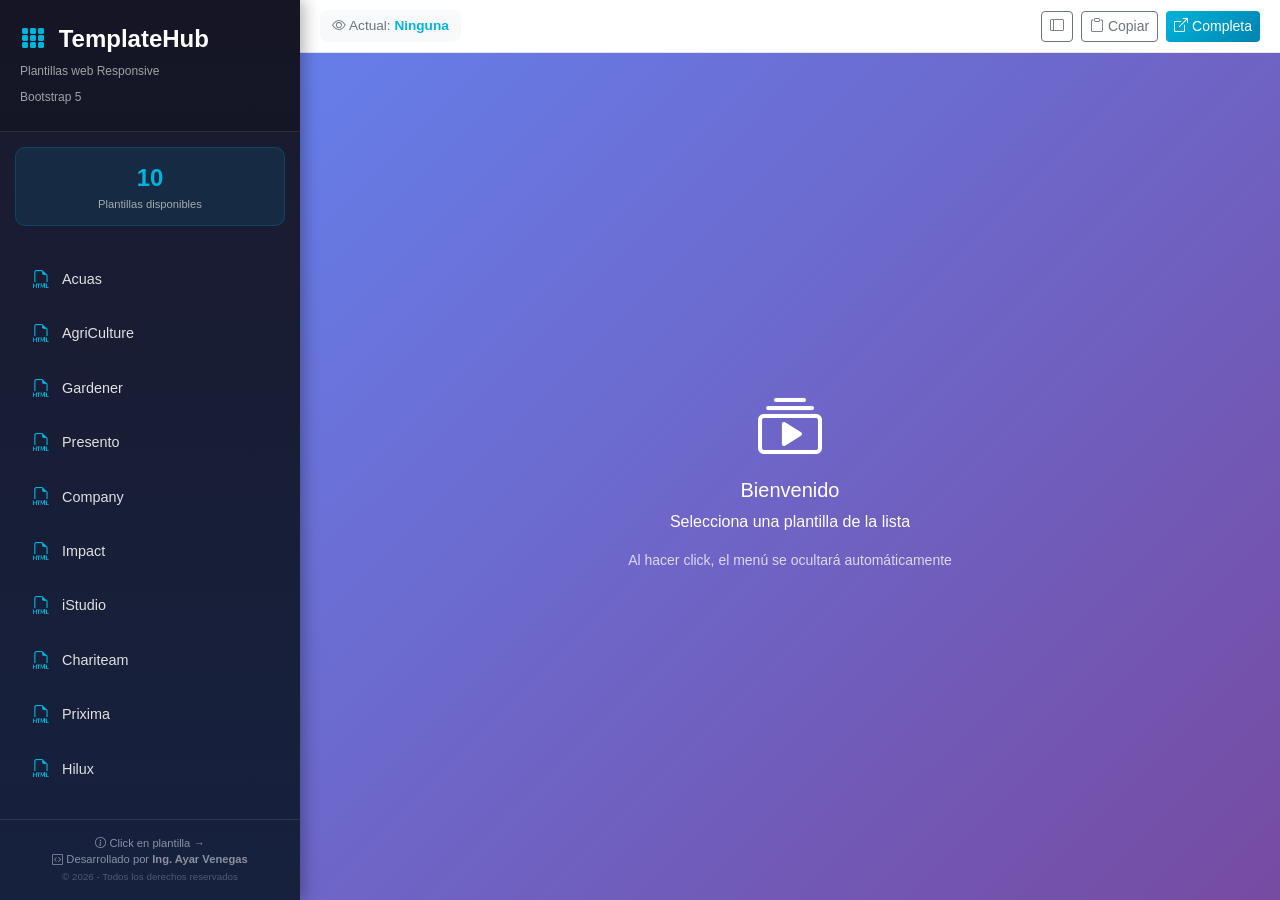
<file: index.html>
<!DOCTYPE html>
<html lang="es">
<head>
    <meta charset="UTF-8">
    <meta name="viewport" content="width=device-width, initial-scale=1.0">
    <title>Plantillas Web Responsive</title>
    
    <!-- Bootstrap 5 CSS -->
    <link href="https://cdn.jsdelivr.net/npm/bootstrap@5.3.0/dist/css/bootstrap.min.css" rel="stylesheet">
    <link rel="stylesheet" href="https://cdn.jsdelivr.net/npm/bootstrap-icons@1.11.3/font/bootstrap-icons.min.css">
    
    <style>
        * {
            margin: 0;
            padding: 0;
            box-sizing: border-box;
        }
        
        body {
            font-family: 'Segoe UI', Tahoma, Geneva, Verdana, sans-serif;
            height: 100vh;
            overflow: hidden;
            background: #0f0f1e;
        }
        
        .app {
            display: flex;
            height: 100%;
        }
        
        /* Barra lateral */
        .sidebar {
            width: 300px;
            background: linear-gradient(180deg, #1a1a2e 0%, #16213e 100%);
            color: #e0e0e0;
            display: flex;
            flex-direction: column;
            transition: all 0.3s cubic-bezier(0.4, 0, 0.2, 1);
            z-index: 100;
            box-shadow: 4px 0 15px rgba(0,0,0,0.3);
        }
        
        .sidebar.hidden {
            width: 0;
            overflow: hidden;
            padding: 0;
        }
        
        .sidebar-header {
            padding: 25px 20px;
            border-bottom: 1px solid rgba(255,255,255,0.1);
            background: rgba(0,0,0,0.2);
        }
        
        .sidebar-header h4 {
            margin: 0;
            color: white;
            font-weight: 600;
        }
        
        .sidebar-header h4 i {
            color: #00b4db;
            margin-right: 8px;
        }
        
        .sidebar-header p {
            margin: 8px 0 0;
            font-size: 0.75rem;
            color: rgba(255,255,255,0.6);
        }
        
        .stats-mini {
            padding: 12px 20px;
            background: rgba(0, 180, 219, 0.1);
            margin: 15px;
            border-radius: 10px;
            text-align: center;
            border: 1px solid rgba(0, 180, 219, 0.2);
        }
        
        .stats-mini .number {
            font-size: 1.5rem;
            font-weight: bold;
            color: #00b4db;
        }
        
        .stats-mini .label {
            font-size: 0.7rem;
            opacity: 0.7;
        }
        
        .template-list {
            flex: 1;
            overflow-y: auto;
            padding: 10px 0;
            margin: 0;
            list-style: none;
        }
        
        .template-list li {
            padding: 12px 20px;
            margin: 4px 12px;
            cursor: pointer;
            transition: all 0.2s;
            font-size: 0.9rem;
            border-radius: 10px;
            display: flex;
            align-items: center;
            gap: 12px;
        }
        
        .template-list li:hover {
            background: rgba(0, 180, 219, 0.15);
            transform: translateX(5px);
        }
        
        .template-list li.active {
            background: linear-gradient(135deg, rgba(0, 180, 219, 0.25), rgba(0, 131, 176, 0.25));
            border: 1px solid rgba(0, 180, 219, 0.4);
        }
        
        .template-list li i {
            font-size: 1.1rem;
            color: #00b4db;
        }
        
        .sidebar-footer {
            padding: 15px;
            border-top: 1px solid rgba(255,255,255,0.1);
            font-size: 0.7rem;
            text-align: center;
            color: rgba(255,255,255,0.5);
        }
        
        .main-content {
            flex: 1;
            display: flex;
            flex-direction: column;
            background: #f5f7fb;
            transition: all 0.3s;
        }
        
        .toolbar {
            padding: 10px 20px;
            background: white;
            border-bottom: 1px solid #e5e7eb;
            display: flex;
            justify-content: space-between;
            align-items: center;
            flex-wrap: wrap;
            gap: 10px;
        }
        
        .current {
            font-size: 0.85rem;
            color: #6c757d;
            background: #f8f9fa;
            padding: 6px 12px;
            border-radius: 8px;
        }
        
        .current span {
            color: #00b4db;
            font-weight: 600;
        }
        
        .btn-primary {
            background: linear-gradient(135deg, #00b4db, #0083b0);
            border: none;
        }
        
        .btn-primary:hover {
            background: linear-gradient(135deg, #0095b3, #006d94);
        }
        
        .iframe-container {
            flex: 1;
            background: white;
        }
        
        iframe {
            width: 100%;
            height: 100%;
            border: none;
        }
        
        .empty-state {
            display: flex;
            align-items: center;
            justify-content: center;
            height: 100%;
            background: linear-gradient(135deg, #667eea 0%, #764ba2 100%);
            color: white;
            text-align: center;
        }
        
        .empty-state i {
            font-size: 64px;
            margin-bottom: 15px;
        }
        
        .fab {
            position: fixed;
            bottom: 20px;
            left: 20px;
            width: 48px;
            height: 48px;
            border-radius: 50%;
            background: linear-gradient(135deg, #00b4db, #0083b0);
            color: white;
            border: none;
            display: none;
            align-items: center;
            justify-content: center;
            z-index: 1000;
            box-shadow: 0 4px 12px rgba(0,0,0,0.2);
            cursor: pointer;
        }
        
        ::-webkit-scrollbar {
            width: 6px;
        }
        
        ::-webkit-scrollbar-track {
            background: #1a1a2e;
        }
        
        ::-webkit-scrollbar-thumb {
            background: #00b4db;
            border-radius: 3px;
        }
        
        @media (max-width: 768px) {
            .sidebar {
                position: fixed;
                height: 100%;
                z-index: 1050;
            }
            .fab {
                display: flex;
            }
        }
    </style>
</head>
<body>
    <div class="app">
        <div class="sidebar" id="sidebar">
            <div class="sidebar-header">
                <h4><i class="bi bi-grid-3x3-gap-fill"></i> TemplateHub</h4>
                <p>Plantillas web Responsive</p>
                <p>Bootstrap 5</p>
            </div>
            
            <div class="stats-mini">
                <div class="number" id="totalCount">0</div>
                <div class="label">Plantillas disponibles</div>
            </div>
            
            <!-- 🔥 LISTA DE PLANTILLAS - ESCRIBES TUS PLANTILLAS AQUÍ 🔥 -->
            <ul class="template-list" id="templateList">
                <!-- 👇 AGREGAR NUEVAS PLANTILLAS ACÁ 👇 -->
                <li onclick="loadTemplate('acuas-1.0.0/index.html', 'Acuas')" data-id="acuas">
                    <i class="bi bi-filetype-html"></i> Acuas
                </li>
                <li onclick="loadTemplate('AgriCulture-1.0.0/index.html', 'AgriCulture')" data-id="agriculture">
                    <i class="bi bi-filetype-html"></i> AgriCulture
                </li>
                <li onclick="loadTemplate('gardener-1.0.0/index.html', 'Gardener')" data-id="gardener">
                    <i class="bi bi-filetype-html"></i> Gardener
                </li>
                <li onclick="loadTemplate('Presento-1.0.0/index.html', 'Presento')" data-id="presento">
                    <i class="bi bi-filetype-html"></i> Presento
                </li>
                <li onclick="loadTemplate('Company-1.0.0/index.html', 'Company')" data-id="company">
                    <i class="bi bi-filetype-html"></i> Company
                </li>
                <li onclick="loadTemplate('Impact-1.0.0/index.html', 'Impact')" data-id="impact">
                    <i class="bi bi-filetype-html"></i> Impact
                </li>
                <!--
                <li onclick="loadTemplate('NewBiz-1.0.0/index.html', 'NewBiz')" data-id="newbiz">
                    <i class="bi bi-filetype-html"></i> NewBiz
                </li>
                <li onclick="loadTemplate('Sailor-1.0.0/index.html', 'Sailor')" data-id="sailor">
                    <i class="bi bi-filetype-html"></i> Sailor
                </li>
                -->
                <li onclick="loadTemplate('iStudio-1.0.0/index.html', 'iStudio')" data-id="istudio">
                    <i class="bi bi-filetype-html"></i> iStudio
                </li>
                <li onclick="loadTemplate('chariteam-1.0.0/index.html', 'Chariteam')" data-id="chariteam">
                    <i class="bi bi-filetype-html"></i> Chariteam
                </li>
                <li onclick="loadTemplate('prixima-1.0.0/index.html', 'Prixima')" data-id="prixima">
                    <i class="bi bi-filetype-html"></i> Prixima
                </li>
                <li onclick="loadTemplate('Hilux-1.0.0/index.html', 'Hilux')" data-id="hilux">
                    <i class="bi bi-filetype-html"></i> Hilux
                </li>
                <!-- 👆 AGREGAR MÁS PLANTILLAS ARRIBA 👆 -->
            </ul>
            
            <div class="sidebar-footer">
                <i class="bi bi-info-circle"></i> Click en plantilla → <br>
                <i class="bi bi-code-square"></i> Desarrollado por <strong>Ing. Ayar Venegas</strong><br>
                <small class="opacity-50">© 2026 - Todos los derechos reservados</small>
            </div>
        </div>
        
        <div class="main-content">
            <div class="toolbar">
                <div class="current">
                    <i class="bi bi-eye"></i> Actual: <span id="currentName">Ninguna</span>
                </div>
                <div class="d-flex gap-2">
                    <button class="btn btn-sm btn-outline-secondary" onclick="toggleSidebar()">
                        <i class="bi bi-layout-sidebar"></i>
                    </button>
                    <button class="btn btn-sm btn-outline-secondary" onclick="copiarEnlace()">
                        <i class="bi bi-clipboard"></i> <span class="d-none d-sm-inline">Copiar</span>
                    </button>
                    <button class="btn btn-sm btn-primary" onclick="abrirCompleta()">
                        <i class="bi bi-box-arrow-up-right"></i> <span class="d-none d-sm-inline">Completa</span>
                    </button>
                </div>
            </div>
            
            <div class="iframe-container" id="iframeContainer">
                <div class="empty-state">
                    <div>
                        <i class="bi bi-collection-play"></i>
                        <h5>Bienvenido</h5>
                        <p>Selecciona una plantilla de la lista</p>
                        <small class="mt-2 d-block opacity-75">Al hacer click, el menú se ocultará automáticamente</small>
                    </div>
                </div>
            </div>
        </div>
    </div>
    
    <button class="fab" onclick="toggleSidebar()">
        <i class="bi bi-list fs-4"></i>
    </button>

    <script>
        // 📋 CONFIGURACIÓN DE PLANTILLAS
        // Cada plantilla necesita: ruta, nombre y id
        const templates = [
            { ruta: 'acuas-1.0.0/index.html', nombre: 'Acuas', id: 'acuas' },
            { ruta: 'AgriCulture-1.0.0/index.html', nombre: 'AgriCulture', id: 'agriculture' },
            { ruta: 'gardener-1.0.0/index.html', nombre: 'Gardener', id: 'gardener' },
            { ruta: 'Presento-1.0.0/index.html', nombre: 'Presento', id: 'presento' },
            { ruta: 'Company-1.0.0/index.html', nombre: 'Company', id: 'company' },
            { ruta: 'Impact-1.0.0/index.html', nombre: 'Impact', id: 'impact' },
            //{ ruta: 'newbiz-1.0.0/index.html', nombre: 'NewBiz', id: 'newbiz' },
            //{ ruta: 'Sailor-1.0.0/index.html', nombre: 'Sailor', id: 'sailor' },
            { ruta: 'iStudio-1.0.0/index.html', nombre: 'iStudio', id: 'istudio' },
            { ruta: 'chariteam-1.0.0/index.html', nombre: 'Chariteam', id: 'chariteam' },
            { ruta: 'prixima-1.0.0/index.html', nombre: 'Prixima', id: 'prixima' },
            { ruta: 'Hilux-1.0.0/index.html', nombre: 'Hilux', id: 'hilux' },
            // 🔥 AGREGAR NUEVAS PLANTILLAS AQUÍ 🔥
            // Ejemplo: { ruta: 'mi-plantilla/index.html', nombre: 'Mi Plantilla', id: 'miplantilla' },
        ];
        
        let currentTemplate = null;
        let sidebarVisible = true;
        
        function init() {
            document.getElementById('totalCount').innerText = templates.length;
            
            const urlParams = new URLSearchParams(window.location.search);
            const templateId = urlParams.get('template');
            if (templateId) {
                const template = templates.find(t => t.id === templateId);
                if (template) {
                    loadTemplateByObject(template);
                }
            }
            
            if (window.innerWidth <= 768) {
                hideSidebar();
            }
        }
        
        // Esta función se llama desde los <li> onclick
        function loadTemplate(ruta, nombre) {
            const template = templates.find(t => t.ruta === ruta);
            if (template) {
                loadTemplateByObject(template);
            } else {
                // Fallback directo
                currentTemplate = { ruta: ruta, nombre: nombre, id: ruta };
                document.getElementById('currentName').innerText = nombre;
                document.getElementById('iframeContainer').innerHTML = `<iframe src="${ruta}" title="${nombre}"></iframe>`;
                
                const url = new URL(window.location);
                url.searchParams.set('template', ruta);
                window.history.pushState({}, '', url);
                
                hideSidebar();
            }
        }
        
        function loadTemplateByObject(template) {
            currentTemplate = template;
            
            document.querySelectorAll('.template-list li').forEach(li => {
                li.classList.remove('active');
                if (li.getAttribute('data-id') === template.id) {
                    li.classList.add('active');
                }
            });
            
            document.getElementById('currentName').innerText = template.nombre;
            document.getElementById('iframeContainer').innerHTML = `<iframe src="${template.ruta}" title="${template.nombre}"></iframe>`;
            
            const url = new URL(window.location);
            url.searchParams.set('template', template.id);
            window.history.pushState({}, '', url);
            
            hideSidebar();
        }
        
        function toggleSidebar() {
            if (sidebarVisible) {
                hideSidebar();
            } else {
                showSidebar();
            }
        }
        
        function hideSidebar() {
            document.getElementById('sidebar').classList.add('hidden');
            sidebarVisible = false;
        }
        
        function showSidebar() {
            document.getElementById('sidebar').classList.remove('hidden');
            sidebarVisible = true;
        }
        
        function copiarEnlace() {
            if (!currentTemplate) {
                alert('⚠️ Primero selecciona una plantilla');
                return;
            }
            navigator.clipboard.writeText(window.location.href).then(() => {
                alert('✅ Enlace copiado:\n' + window.location.href);
            });
        }
        
        function abrirCompleta() {
            if (!currentTemplate) {
                alert('⚠️ Primero selecciona una plantilla');
                return;
            }
            window.open(currentTemplate.ruta, '_blank');
        }
        
        window.addEventListener('popstate', () => {
            const urlParams = new URLSearchParams(window.location.search);
            const templateId = urlParams.get('template');
            if (templateId) {
                const template = templates.find(t => t.id === templateId);
                if (template) loadTemplateByObject(template);
            } else {
                location.reload();
            }
        });
        
        init();
    </script>
</body>
</html>
</file>
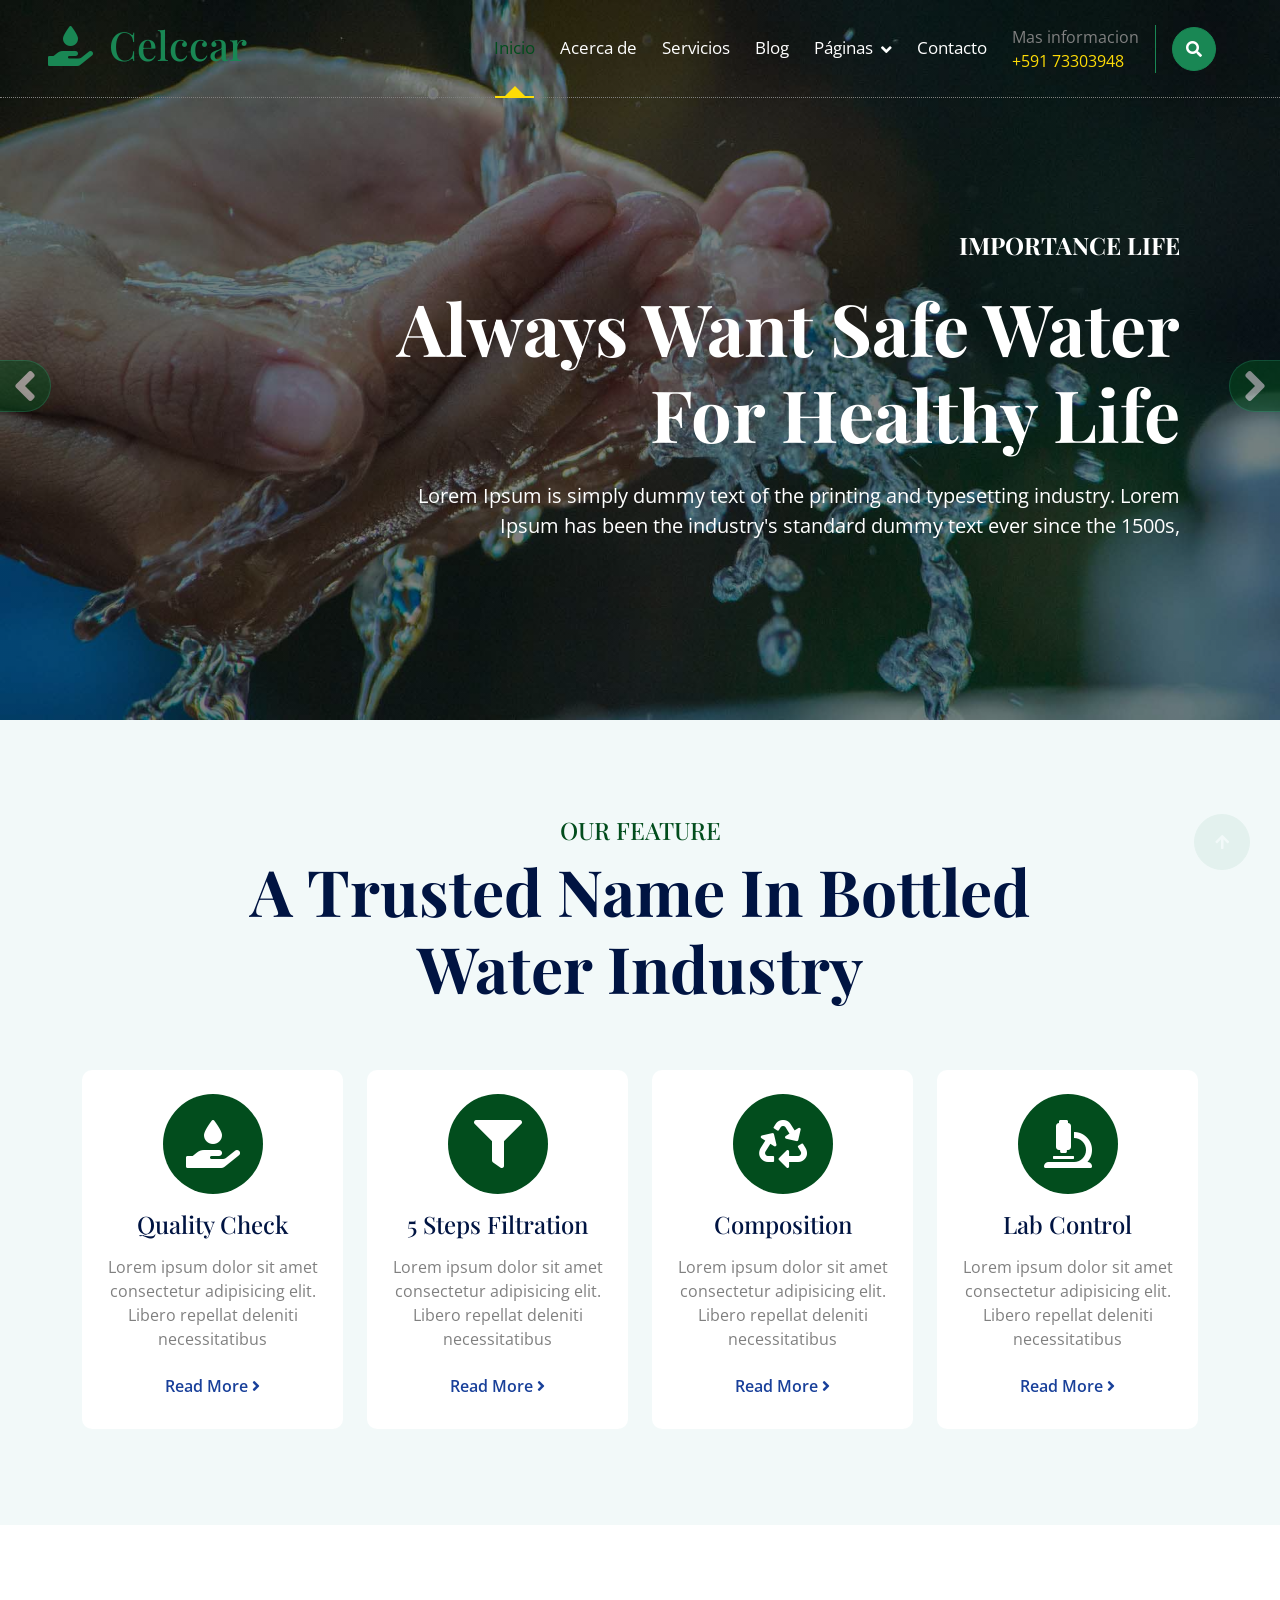
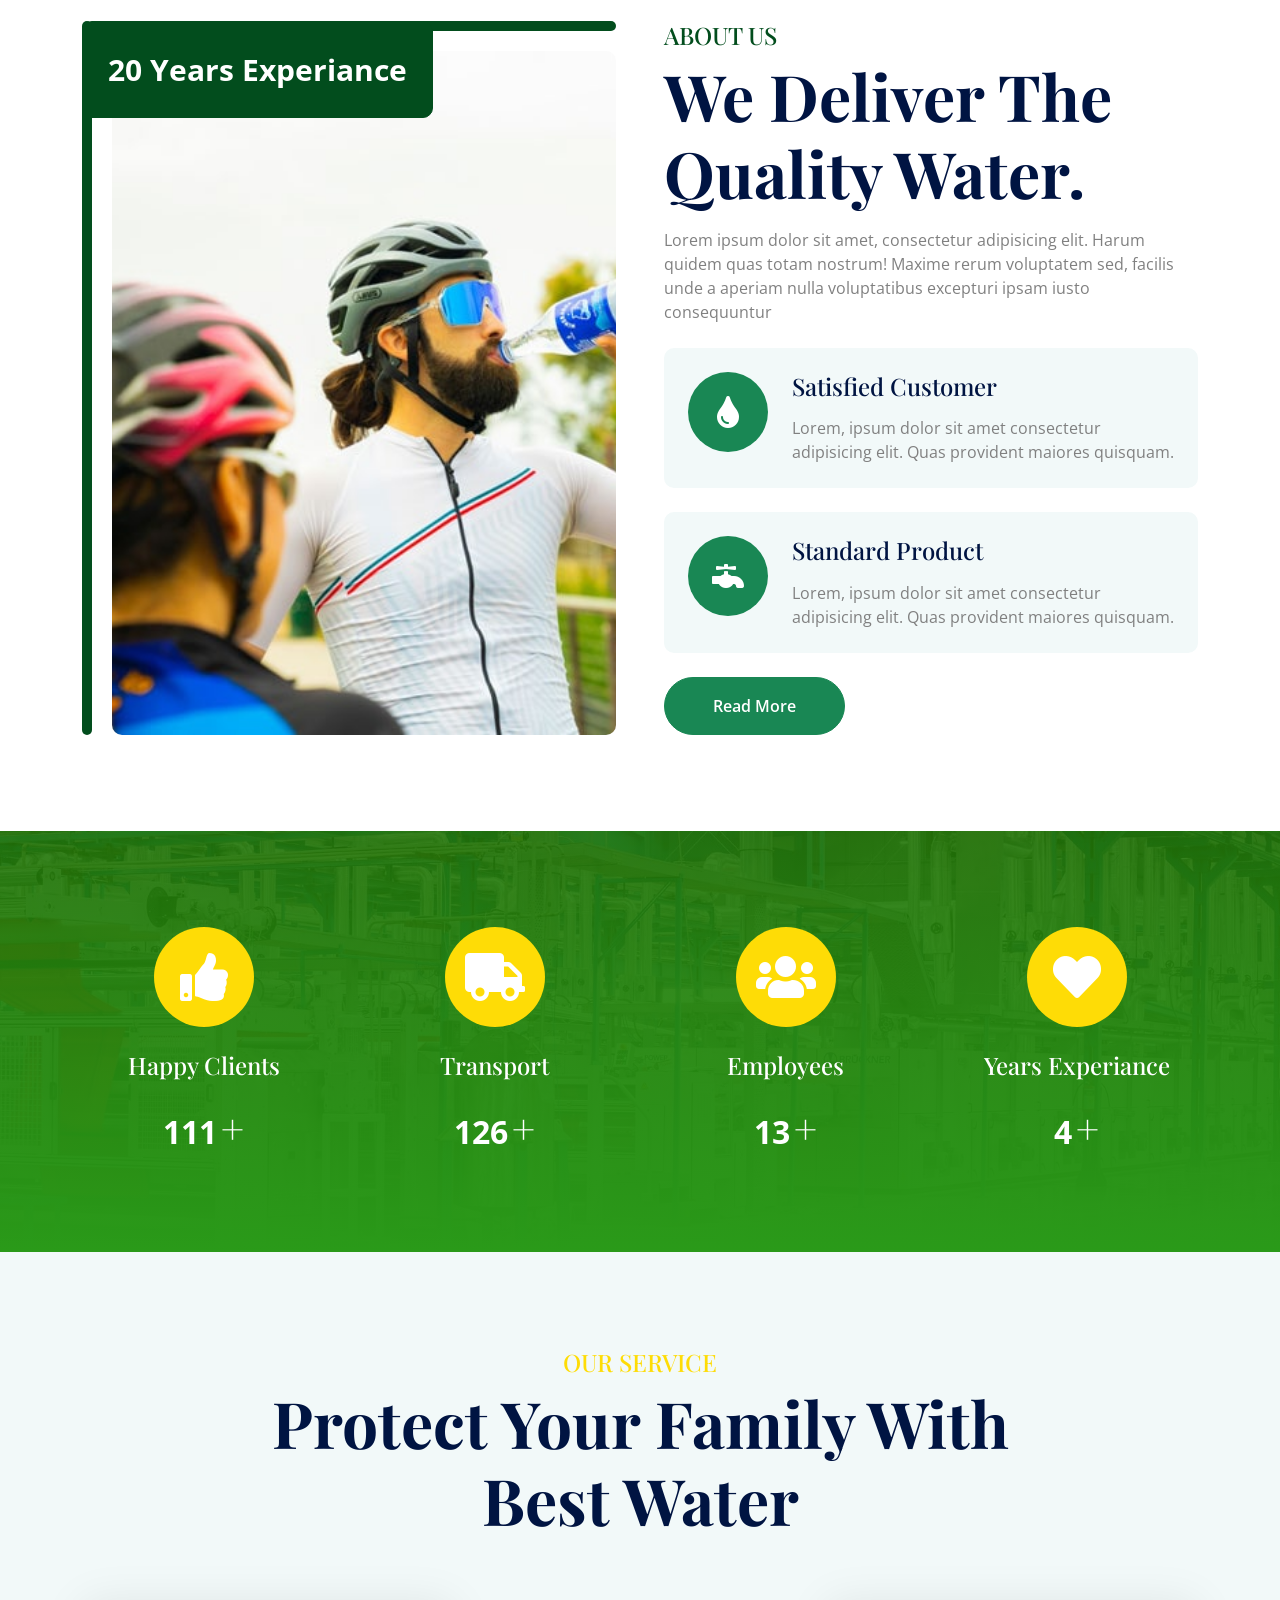
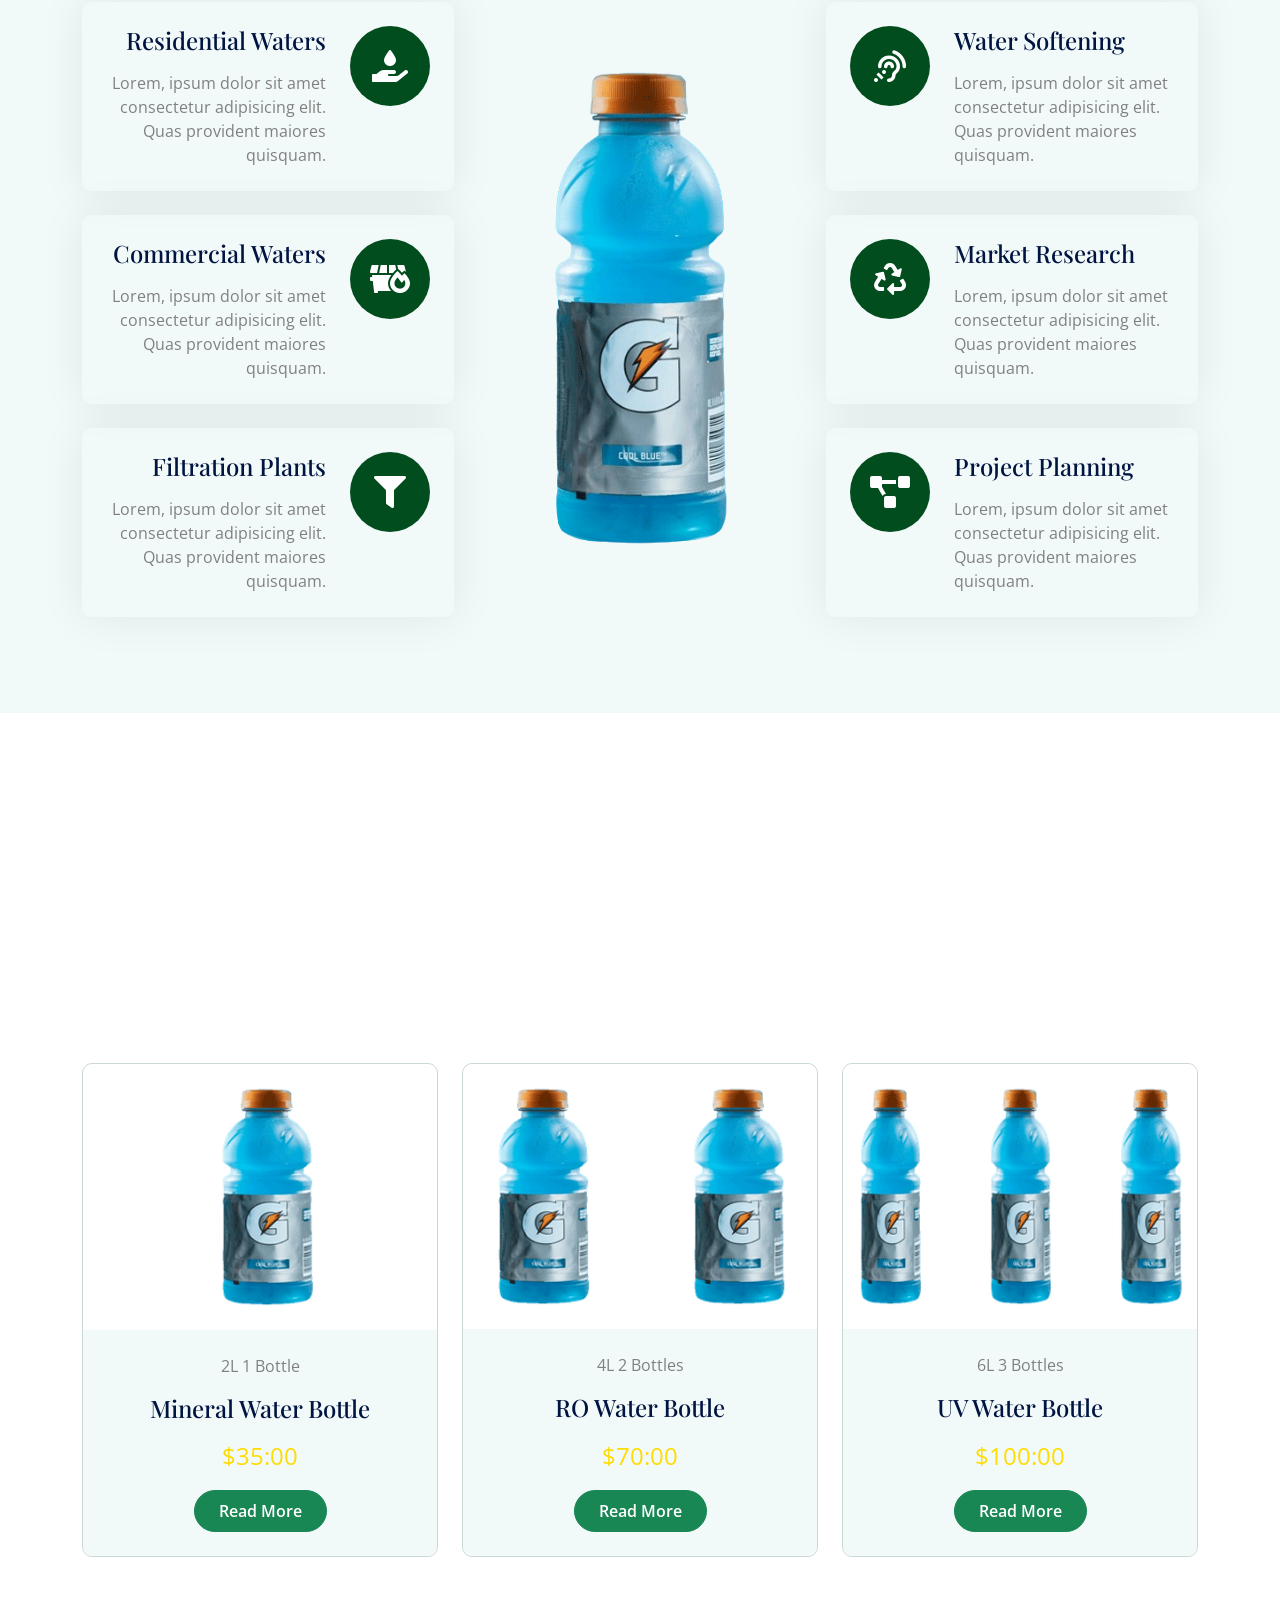
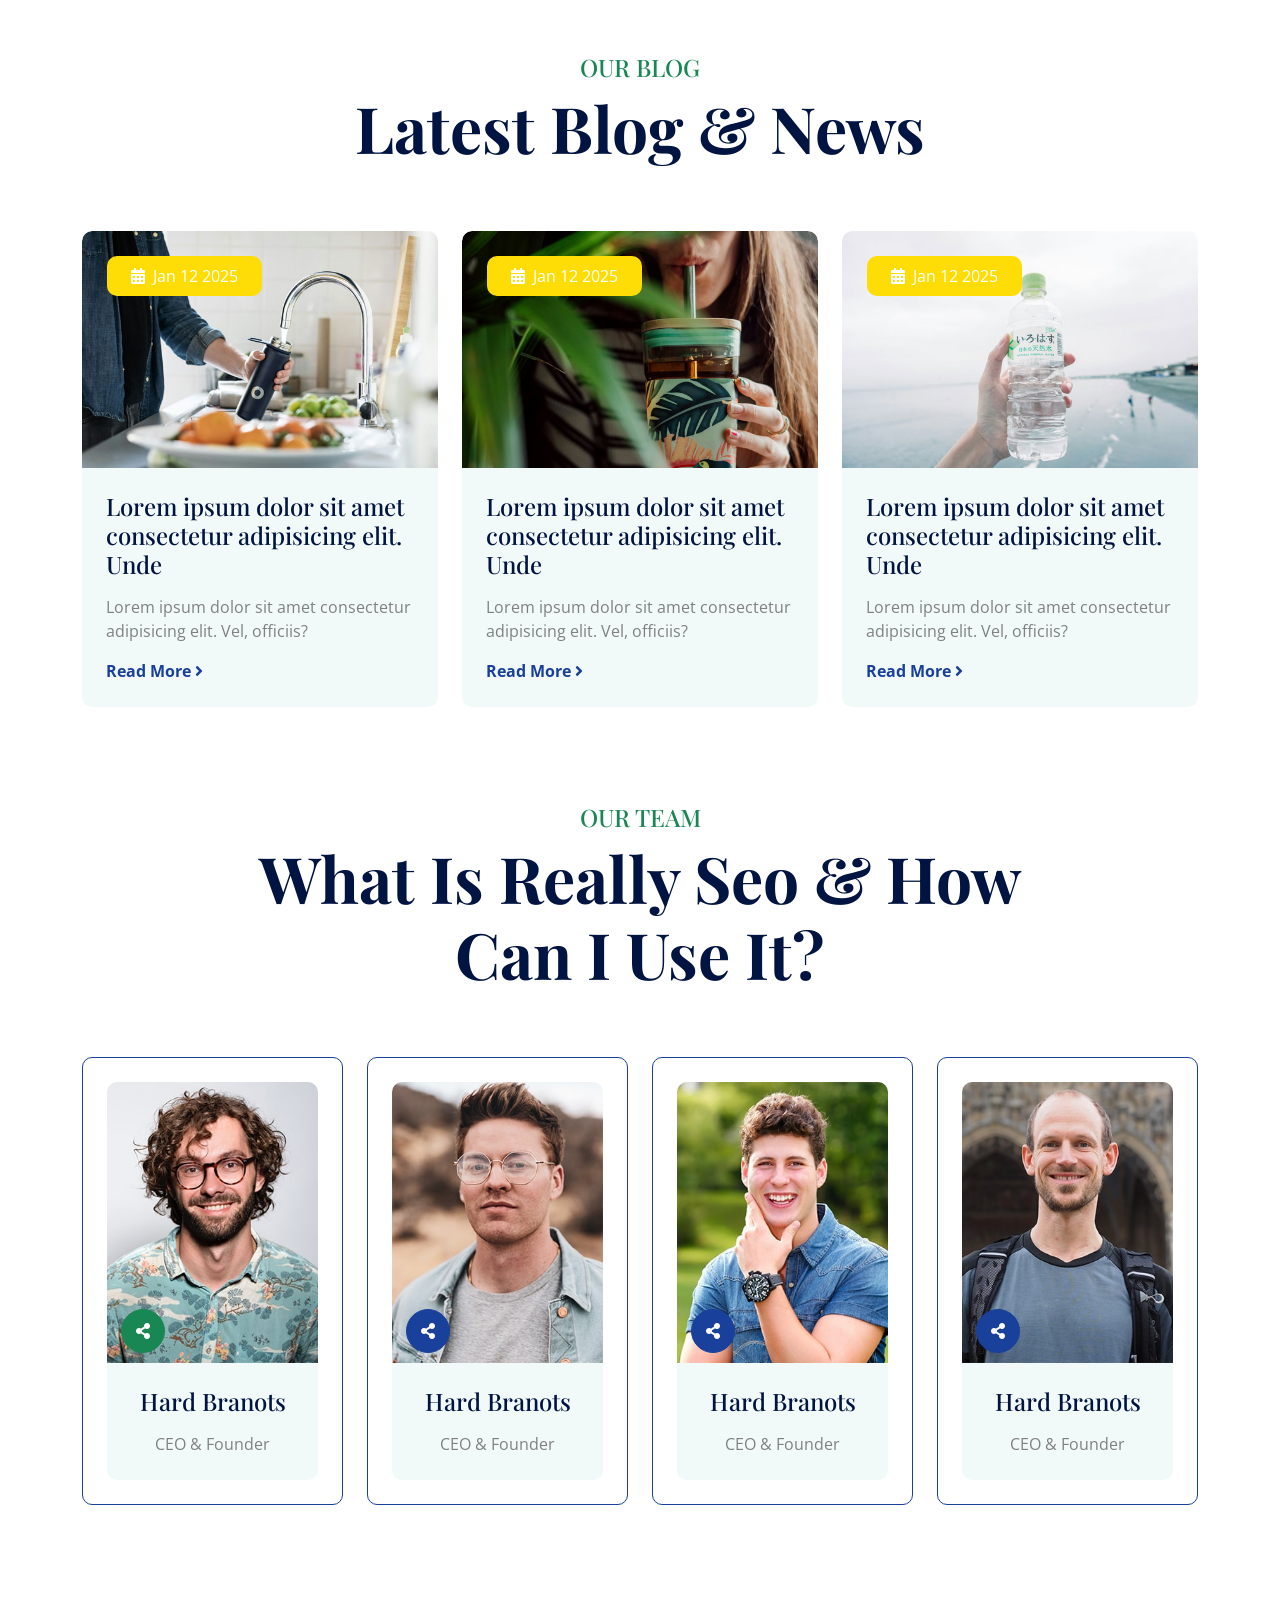
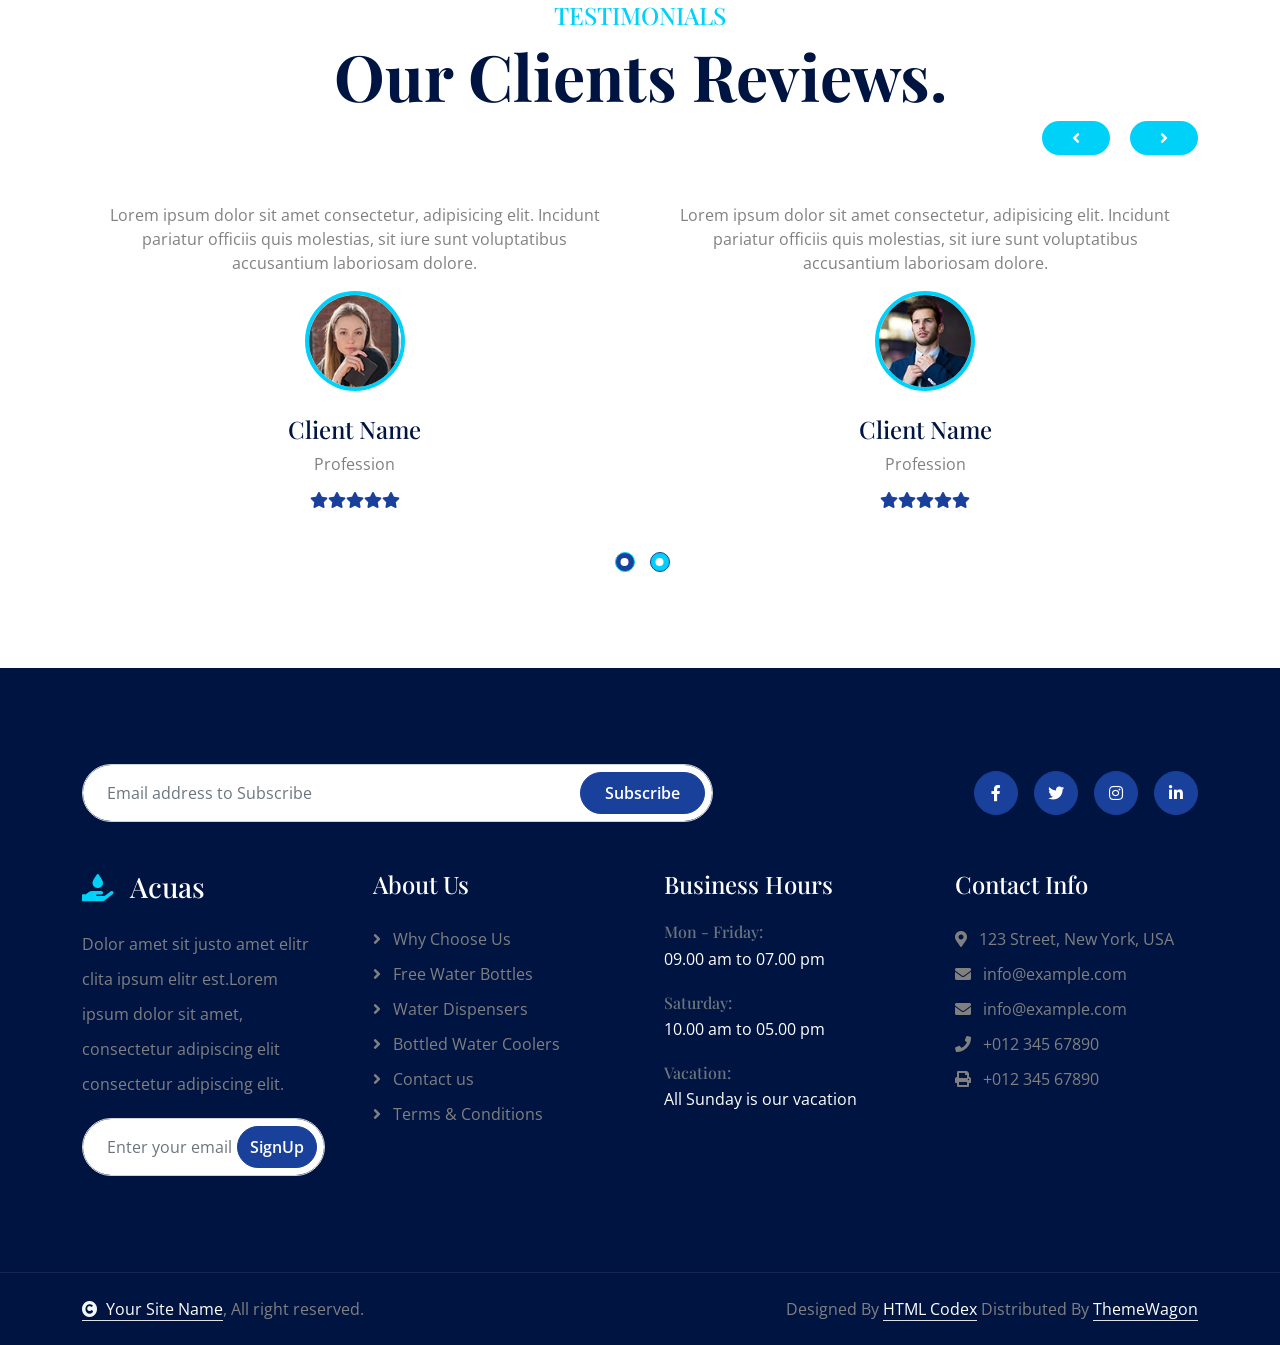
<file: acuas-1.0.0/index.html>
<!DOCTYPE html>
<html lang="en">

    <head>
        <meta charset="utf-8">
        <title>Celccar - Cooperativa</title>
        <meta content="width=device-width, initial-scale=1.0" name="viewport">
        <meta content="" name="keywords">
        <meta content="" name="description">

        <!-- Google Web Fonts -->
        <link rel="preconnect" href="https://fonts.googleapis.com">
        <link rel="preconnect" href="https://fonts.gstatic.com" crossorigin>
        <link href="https://fonts.googleapis.com/css2?family=Open+Sans:ital,wdth,wght@0,75..100,300..800;1,75..100,300..800&family=Playfair+Display:ital,wght@0,400..900;1,400..900&display=swap" rel="stylesheet"> 

        <!-- Icon Font Stylesheet -->
        <link rel="stylesheet" href="https://use.fontawesome.com/releases/v5.15.4/css/all.css"/>
        <link href="https://cdn.jsdelivr.net/npm/bootstrap-icons@1.4.1/font/bootstrap-icons.css" rel="stylesheet">

        <!-- Libraries Stylesheet -->
        <link href="lib/animate/animate.min.css" rel="stylesheet">
        <link href="lib/owlcarousel/assets/owl.carousel.min.css" rel="stylesheet">


        <!-- Customized Bootstrap Stylesheet -->
        <link href="css/bootstrap.min.css" rel="stylesheet">

        <!-- Template Stylesheet -->
        <link href="css/style.css" rel="stylesheet">
    </head>

    <body>

        <!-- Spinner Start -->
        <div id="spinner" class="show bg-white position-fixed translate-middle w-100 vh-100 top-50 start-50 d-flex align-items-center justify-content-center">
            <div class="spinner-border text-success" style="width: 3rem; height: 3rem;" role="status">
                <span class="sr-only">Loading...</span>
            </div>
        </div>
        <!-- Spinner End -->

        <!-- Navbar & Hero Start -->
        <div class="container-fluid position-relative p-0">
            <nav class="navbar navbar-expand-lg navbar-light px-4 px-lg-5 py-3 py-lg-0">
                <a href="" class="navbar-brand p-0">
                    <h1 class="text-success"><i class="fas fa-hand-holding-water me-3"></i>Celccar</h1>
                    <!-- <img src="img/logo.png" alt="Logo"> -->
                </a>
                <button class="navbar-toggler" type="button" data-bs-toggle="collapse" data-bs-target="#navbarCollapse">
                    <span class="fa fa-bars"></span>
                </button>
                <div class="collapse navbar-collapse" id="navbarCollapse">
                    <div class="navbar-nav ms-auto py-0">
                        <a href="index.html" class="nav-item nav-link active">Inicio</a>
                        <a href="about.html" class="nav-item nav-link">Acerca de</a>
                        <a href="service.html" class="nav-item nav-link">Servicios</a>
                        <a href="blog.html" class="nav-item nav-link">Blog</a>
                        <div class="nav-item dropdown">
                            <a href="#" class="nav-link dropdown-toggle" data-bs-toggle="dropdown">Páginas</a>
                            <div class="dropdown-menu m-0">
                                <a href="feature.html" class="dropdown-item">Our Feature</a>
                                <a href="product.html" class="dropdown-item">Our Product</a>
                                <a href="team.html" class="dropdown-item">Our Team</a>
                                <a href="testimonial.html" class="dropdown-item">Testimonial</a>
                                <a href="404.html" class="dropdown-item">404 Page</a>
                            </div>
                        </div>
                        <a href="contact.html" class="nav-item nav-link">Contacto</a>
                    </div>
                    <div class="d-none d-xl-flex me-3">
                        <div class="d-flex flex-column pe-3 border-end border-success">
                            <span class="text-body">Mas informacion</span>
                            <a href="tel:+4733378901"><span class="text-yellow-celccar">+591 73303948</span></a>
                        </div>
                    </div>
                    
                    <button class="btn btn-success btn-md-square d-flex flex-shrink-0 mb-3 mb-lg-0 rounded-circle me-3" data-bs-toggle="modal" data-bs-target="#searchModal"><i class="fas fa-search"></i></button>
                    <!--<a href="" class="btn btn-primary rounded-pill d-inline-flex flex-shrink-0 py-2 px-4">Order Now</a>-->
                
                    
                </div>
            </nav>

            <!-- Carousel Start -->
            <div class="carousel-header">
                <div id="carouselId" class="carousel slide" data-bs-ride="carousel">
                    <ol class="carousel-indicators">
                        <li data-bs-target="#carouselId" data-bs-slide-to="0" class="active"></li>
                        <li data-bs-target="#carouselId" data-bs-slide-to="1"></li>
                        <li data-bs-target="#carouselId" data-bs-slide-to="2"></li>
                    </ol>
                    <div class="carousel-inner" role="listbox">
                        <div class="carousel-item active">
                            <img src="img/carousel-1.jpg" class="img-fluid w-100" alt="Image">
                            <div class="carousel-caption-1">
                                <div class="carousel-caption-1-content" style="max-width: 900px;">
                                    <h4 class="text-white text-uppercase fw-bold mb-4 fadeInLeft animated" data-animation="fadeInLeft" data-delay="1s" style="animation-delay: 1s;" style="letter-spacing: 3px;">Importance life</h4>
                                    <h1 class="display-2 text-capitalize text-white mb-4 fadeInLeft animated" data-animation="fadeInLeft" data-delay="1.3s" style="animation-delay: 1.3s;">Always Want Safe Water For Healthy Life</h1>
                                    <p class="mb-5 fs-5 text-white fadeInLeft animated" data-animation="fadeInLeft" data-delay="1.5s" style="animation-delay: 1.5s;">Lorem Ipsum is simply dummy text of the printing and typesetting industry. Lorem Ipsum has been the industry's standard dummy text ever since the 1500s, 
                                    </p>
                                    <!-- <div class="carousel-caption-1-content-btn fadeInLeft animated" data-animation="fadeInLeft" data-delay="1.7s" style="animation-delay: 1.7s;">
                                        <a class="btn btn-primary rounded-pill flex-shrink-0 py-3 px-5 me-2" href="#">Order Now</a>
                                        <a class="btn btn-secondary rounded-pill flex-shrink-0 py-3 px-5 ms-2" href="#">Free Estimate</a>
                                    </div>-->
                                </div>
                            </div>
                        </div>
                        <div class="carousel-item">
                            <img src="img/carousel-2.jpg" class="img-fluid w-100" alt="Image">
                            <div class="carousel-caption-2">
                                <div class="carousel-caption-2-content" style="max-width: 900px;">
                                    <h4 class="text-white text-uppercase fw-bold mb-4 fadeInRight animated" data-animation="fadeInRight" data-delay="1s" style="animation-delay: 1s;" style="letter-spacing: 3px;">Importance life</h4>
                                    <h1 class="display-2 text-capitalize text-white mb-4 fadeInRight animated" data-animation="fadeInRight" data-delay="1.3s" style="animation-delay: 1.3s;">Always Want Safe Water For Healthy Life</h1>
                                    <p class="mb-5 fs-5 text-white fadeInRight animated" data-animation="fadeInRight" data-delay="1.5s" style="animation-delay: 1.5s;">Lorem Ipsum is simply dummy text of the printing and typesetting industry. Lorem Ipsum has been the industry's standard dummy text ever since the 1500s, 
                                    </p>
                                    <!-- <div class="carousel-caption-2-content-btn fadeInRight animated" data-animation="fadeInRight" data-delay="1.7s" style="animation-delay: 1.7s;">
                                        <a class="btn btn-primary rounded-pill flex-shrink-0 py-3 px-5 me-2" href="#">Order Now</a>
                                        <a class="btn btn-secondary rounded-pill flex-shrink-0 py-3 px-5 ms-2" href="#">Free Estimate</a>
                                    </div> -->
                                </div>
                            </div>
                        </div>
                    </div>
                    <button class="carousel-control-prev" type="button" data-bs-target="#carouselId" data-bs-slide="prev">
                        <span class="carousel-control-prev-icon btn btn-success fadeInLeft animated" aria-hidden="true" data-animation="fadeInLeft" data-delay="1.1s" style="animation-delay: 1.3s;"> <i class="fa fa-angle-left fa-3x"></i></span>
                        <span class="visually-hidden">Previous</span>
                    </button>
                    <button class="carousel-control-next" type="button" data-bs-target="#carouselId" data-bs-slide="next">
                        <span class="carousel-control-next-icon btn btn-success fadeInRight animated" aria-hidden="true" data-animation="fadeInLeft" data-delay="1.1s" style="animation-delay: 1.3s;"><i class="fa fa-angle-right fa-3x"></i></span>
                        <span class="visually-hidden">Next</span>
                    </button>
                </div>
            </div>
            <!-- Carousel End -->
        </div>
        <!-- Navbar & Hero End -->

        <!-- Modal Search Start -->
        <div class="modal fade" id="searchModal" tabindex="-1" aria-labelledby="exampleModalLabel" aria-hidden="true">
            <div class="modal-dialog modal-fullscreen">
                <div class="modal-content rounded-0">
                    <div class="modal-header">
                        <h4 class="modal-title mb-0" id="exampleModalLabel">Search by keyword</h4>
                        <button type="button" class="btn-close" data-bs-dismiss="modal" aria-label="Close"></button>
                    </div>
                    <div class="modal-body d-flex align-items-center">
                        <div class="input-group w-75 mx-auto d-flex">
                            <input type="search" class="form-control p-3" placeholder="keywords" aria-describedby="search-icon-1">
                            <span id="search-icon-1" class="input-group-text btn border p-3"><i class="fa fa-search text-white"></i></span>
                        </div>
                    </div>
                </div>
            </div>
        </div>
        <!-- Modal Search End -->

        <!-- feature Start -->
        <div class="container-fluid feature bg-light py-5">
            <div class="container py-5">
                <div class="text-center mx-auto pb-5 wow fadeInUp" data-wow-delay="0.2s" style="max-width: 800px;">
                    <h4 class="text-uppercase text-primary-celccar">Our Feature</h4>
                    <h1 class="display-3 text-capitalize mb-3">A Trusted Name In Bottled Water Industry</h1>
                </div>
                <div class="row g-4">
                    <div class=" col-md-6 col-lg-6 col-xl-3 wow fadeInUp" data-wow-delay="0.2s">
                        <div class="feature-item p-4">
                            <div class="feature-icon mb-3"><i class="fas fa-hand-holding-water text-white fa-3x"></i></div>
                            <a href="#" class="h4 mb-3">Quality Check</a>
                            <p class="mb-3">Lorem ipsum dolor sit amet consectetur adipisicing elit. Libero repellat deleniti necessitatibus</p>
                            <a href="#" class="btn text-secondary">Read More <i class="fa fa-angle-right"></i></a>
                        </div>
                    </div>
                    <div class="col-md-6 col-lg-6 col-xl-3 wow fadeInUp" data-wow-delay="0.4s">
                        <div class="feature-item p-4">
                            <div class="feature-icon mb-3"><i class="fas fa-filter text-white fa-3x"></i></div>
                            <a href="#" class="h4 mb-3">5 Steps Filtration</a>
                            <p class="mb-3">Lorem ipsum dolor sit amet consectetur adipisicing elit. Libero repellat deleniti necessitatibus</p>
                            <a href="#" class="btn text-secondary">Read More <i class="fa fa-angle-right"></i></a>
                        </div>
                    </div>
                    <div class="col-md-6 col-lg-6 col-xl-3 wow fadeInUp" data-wow-delay="0.6s">
                        <div class="feature-item p-4">
                            <div class="feature-icon mb-3"><i class="fas fa-recycle text-white fa-3x"></i></div>
                            <a href="#" class="h4 mb-3">Composition</a>
                            <p class="mb-3">Lorem ipsum dolor sit amet consectetur adipisicing elit. Libero repellat deleniti necessitatibus</p>
                            <a href="#" class="btn text-secondary">Read More <i class="fa fa-angle-right"></i></a>
                        </div>
                    </div>
                    <div class="col-md-6 col-lg-6 col-xl-3 wow fadeInUp" data-wow-delay="0.8s">
                        <div class="feature-item p-4">
                            <div class="feature-icon mb-3"><i class="fas fa-microscope text-white fa-3x"></i></div>
                            <a href="#" class="h4 mb-3">Lab Control</a>
                            <p class="mb-3">Lorem ipsum dolor sit amet consectetur adipisicing elit. Libero repellat deleniti necessitatibus</p>
                            <a href="#" class="btn text-secondary">Read More <i class="fa fa-angle-right"></i></a>
                        </div>
                    </div>
                </div>
            </div>
        </div>
        <!-- feature End -->


        <!-- About Start -->
        <div class="container-fluid about overflow-hidden py-5">
            <div class="container py-5">
                <div class="row g-5">
                    <div class="col-xl-6 wow fadeInLeft" data-wow-delay="0.2s">
                        <div class="about-img rounded h-100">
                            <img src="img/about.jpg" class="img-fluid rounded h-100 w-100" style="object-fit: cover;" alt="">
                            <div class="about-exp"><span>20 Years Experiance</span></div>
                        </div>
                    </div>
                    <div class="col-xl-6 wow fadeInRight" data-wow-delay="0.2s">
                        <div class="about-item">
                            <h4 class="text-primary-celccar text-uppercase">About Us</h4>
                            <h1 class="display-3 mb-3">We Deliver The Quality Water.</h1>
                            <p class="mb-4">Lorem ipsum dolor sit amet, consectetur adipisicing elit. Harum quidem quas totam nostrum! Maxime rerum voluptatem sed, facilis unde a aperiam nulla voluptatibus excepturi ipsam iusto consequuntur
                            </p>
                            <div class="bg-light rounded p-4 mb-4">
                                <div class="row">
                                    <div class="col-12">
                                        <div class="d-flex">
                                            <div class="pe-4">
                                                <div class="rounded-circle bg-success d-flex align-items-center justify-content-center" style="width: 80px; height: 80px;"><i class="fas fa-tint text-white fa-2x"></i></div>
                                            </div>
                                            <div class="">
                                                <a href="#" class="h4 d-inline-block mb-3">Satisfied Customer</a>
                                                <p class="mb-0">Lorem, ipsum dolor sit amet consectetur adipisicing elit. Quas provident maiores quisquam.</p>
                                            </div>
                                        </div>
                                    </div>
                                </div>
                            </div>
                            <div class="bg-light rounded p-4 mb-4">
                                <div class="row">
                                    <div class="col-12">
                                        <div class="d-flex">
                                            <div class="pe-4">
                                                <div class="rounded-circle bg-success d-flex align-items-center justify-content-center" style="width: 80px; height: 80px;"><i class="fas fa-faucet text-white fa-2x"></i></div>
                                            </div>
                                            <div class="">
                                                <a href="#" class="h4 d-inline-block mb-3">Standard Product</a>
                                                <p class="mb-0">Lorem, ipsum dolor sit amet consectetur adipisicing elit. Quas provident maiores quisquam.</p>
                                            </div>
                                        </div>
                                    </div>
                                </div>
                            </div>
                            <a href="#" class="btn btn-success rounded-pill py-3 px-5">Read More</a>
                        </div>
                    </div>
                </div>
            </div>
        </div>
        <!-- About End -->


        <!-- Fact Counter -->
        <div class="container-fluid counter py-5">
            <div class="container py-5">
                <div class="row g-5">
                    <div class="col-md-6 col-lg-6 col-xl-3 wow fadeInUp" data-wow-delay="0.2s">
                        <div class="counter-item">
                            <div class="counter-item-icon mx-auto">
                                <i class="fas fa-thumbs-up fa-3x text-white"></i>
                            </div>
                            <h4 class="text-white my-4">Happy Clients</h4>
                            <div class="counter-counting">
                                <span class="text-white fs-2 fw-bold" data-toggle="counter-up">456</span>
                                <span class="h1 fw-bold text-white">+</span>
                            </div>
                        </div>
                    </div>
                    <div class="col-md-6 col-lg-6 col-xl-3 wow fadeInUp" data-wow-delay="0.4s">
                        <div class="counter-item">
                            <div class="counter-item-icon mx-auto">
                                <i class="fas fa-truck fa-3x text-white"></i>
                            </div>
                            <h4 class="text-white my-4">Transport</h4>
                            <div class="counter-counting">
                                <span class="text-white fs-2 fw-bold" data-toggle="counter-up">513</span>
                                <span class="h1 fw-bold text-white">+</span>
                            </div>
                        </div>
                    </div>
                    <div class="col-md-6 col-lg-6 col-xl-3 wow fadeInUp" data-wow-delay="0.6s">
                        <div class="counter-item">
                            <div class="counter-item-icon mx-auto">
                                <i class="fas fa-users fa-3x text-white"></i>
                            </div>
                            <h4 class="text-white my-4">Employees</h4>
                            <div class="counter-counting">
                                <span class="text-white fs-2 fw-bold" data-toggle="counter-up">53</span>
                                <span class="h1 fw-bold text-white">+</span>
                            </div>
                        </div>
                    </div>
                    <div class="col-md-6 col-lg-6 col-xl-3 wow fadeInUp" data-wow-delay="0.8s">
                        <div class="counter-item">
                            <div class="counter-item-icon mx-auto">
                                <i class="fas fa-heart fa-3x text-white"></i>
                            </div>
                            <h4 class="text-white my-4">Years Experiance</h4>
                            <div class="counter-counting">
                                <span class="text-white fs-2 fw-bold" data-toggle="counter-up">17</span>
                                <span class="h1 fw-bold text-white">+</span>
                            </div>
                        </div>
                    </div>
                </div>
            </div>
        </div>
        <!-- Fact Counter -->

        <!-- Service Start -->
        <div class="container-fluid service bg-light overflow-hidden py-5">
            <div class="container py-5">
                <div class="text-center mx-auto pb-5 wow fadeInUp" data-wow-delay="0.2s" style="max-width: 800px;">
                    <h4 class="text-uppercase text-yellow-celccar">Our Service</h4>
                    <h1 class="display-3 text-capitalize mb-3">Protect Your Family with Best Water</h1>
                </div>
                <div class="row gx-0 gy-4 align-items-center">
                    <div class="col-lg-6 col-xl-4 wow fadeInLeft" data-wow-delay="0.2s">
                        <div class="service-item rounded p-4 mb-4">
                            <div class="row">
                                <div class="col-12">
                                    <div class="d-flex">
                                        <div class="service-content text-end">
                                            <a href="#" class="h4 d-inline-block mb-3">Residential Waters</a>
                                            <p class="mb-0">Lorem, ipsum dolor sit amet consectetur adipisicing elit. Quas provident maiores quisquam.</p>
                                        </div>
                                        <div class="ps-4">
                                            <div class="service-btn"><i class="fas fa-hand-holding-water text-white fa-2x"></i></div>
                                        </div>
                                    </div>
                                </div>
                            </div>
                        </div>
                        <div class="service-item rounded p-4 mb-4">
                            <div class="row">
                                <div class="col-12">
                                    <div class="d-flex">
                                        <div class="service-content text-end">
                                            <a href="#" class="h4 d-inline-block mb-3">Commercial Waters</a>
                                            <p class="mb-0">Lorem, ipsum dolor sit amet consectetur adipisicing elit. Quas provident maiores quisquam.</p>
                                        </div>
                                        <div class="ps-4">
                                            <div class="service-btn"><i class="fas fa-dumpster-fire text-white fa-2x"></i></div>
                                        </div>
                                    </div>
                                </div>
                            </div>
                        </div>
                        <div class="service-item rounded p-4 mb-0">
                            <div class="row">
                                <div class="col-12">
                                    <div class="d-flex">
                                        <div class="service-content text-end">
                                            <a href="#" class="h4 d-inline-block mb-3">Filtration Plants</a>
                                            <p class="mb-0">Lorem, ipsum dolor sit amet consectetur adipisicing elit. Quas provident maiores quisquam.</p>
                                        </div>
                                        <div class="ps-4">
                                            <div class="service-btn"><i class="fas fa-filter text-white fa-2x"></i></div>
                                        </div>
                                    </div>
                                </div>
                            </div>
                        </div>
                    </div>
                    <div class="col-lg-6 col-xl-4 wow fadeInUp" data-wow-delay="0.3s">
                        <div class="bg-transparent">
                            <img src="img/water.png" class="img-fluid w-100" alt="">
                        </div>
                    </div>
                    <div class="col-lg-6 col-xl-4 wow fadeInRight" data-wow-delay="0.2s">
                        <div class="service-item rounded p-4 mb-4">
                            <div class="row">
                                <div class="col-12">
                                    <div class="d-flex">
                                        <div class="pe-4">
                                            <div class="service-btn"><i class="fas fa-assistive-listening-systems text-white fa-2x"></i></div>
                                        </div>
                                        <div class="service-content">
                                            <a href="#" class="h4 d-inline-block mb-3">Water Softening</a>
                                            <p class="mb-0">Lorem, ipsum dolor sit amet consectetur adipisicing elit. Quas provident maiores quisquam.</p>
                                        </div>
                                    </div>
                                </div>
                            </div>
                        </div>
                        <div class="service-item rounded p-4 mb-4">
                            <div class="row">
                                <div class="col-12">
                                    <div class="d-flex">
                                        <div class="pe-4">
                                            <div class="service-btn"><i class="fas fa-recycle text-white fa-2x"></i></div>
                                        </div>
                                        <div class="service-content">
                                            <a href="#" class="h4 d-inline-block mb-3">Market Research</a>
                                            <p class="mb-0">Lorem, ipsum dolor sit amet consectetur adipisicing elit. Quas provident maiores quisquam.</p>
                                        </div>
                                    </div>
                                </div>
                            </div>
                        </div>
                        <div class="service-item rounded p-4 mb-0">
                            <div class="row">
                                <div class="col-12">
                                    <div class="d-flex">
                                        <div class="pe-4">
                                            <div class="service-btn"><i class="fas fa-project-diagram text-white fa-2x"></i></div>
                                        </div>
                                        <div class="service-content">
                                            <a href="#" class="h4 d-inline-block mb-3">Project Planning</a>
                                            <p class="mb-0">Lorem, ipsum dolor sit amet consectetur adipisicing elit. Quas provident maiores quisquam.</p>
                                        </div>
                                    </div>
                                </div>
                            </div>
                        </div>
                    </div>
                </div>
            </div>
        </div>
        <!-- Service End -->


        <!-- Products Start -->
        <div class="container-fluid product py-5">
            <div class="container py-5">
                <div class="text-center mx-auto pb-5 wow fadeInUp" data-wow-delay="0.2s" style="max-width: 800px;">
                    <h4 class="text-uppercase text-success">Our Products</h4>
                    <h1 class="display-3 text-capitalize mb-3">We Deliver Best Quality Bottle Packs.</h1>
                </div>
                <div class="row g-4 justify-content-center">
                    <div class="col-lg-6 col-xl-4 wow fadeInUp" data-wow-delay="0.2s">
                        <div class="product-item">
                            <img src="img/product-3.png" class="img-fluid w-100 rounded-top"  alt="Image">
                            <div class="product-content bg-light text-center rounded-bottom p-4">
                                <p>2L 1 Bottle</p>
                                <a href="#" class="h4 d-inline-block mb-3">Mineral Water Bottle</a>
                                <p class="fs-4 text-yellow-celccar mb-3">$35:00</p>
                                <a href="#" class="btn btn-success rounded-pill py-2 px-4">Read More</a>
                            </div>
                        </div>
                    </div>
                    <div class="col-lg-6 col-xl-4 wow fadeInUp" data-wow-delay="0.4s">
                        <div class="product-item">
                            <img src="img/product-2.png" class="img-fluid w-100 rounded-top"  alt="Image">
                            <div class="product-content bg-light text-center rounded-bottom p-4">
                                <p>4L 2 Bottles</p>
                                <a href="#" class="h4 d-inline-block mb-3">RO Water Bottle</a>
                                <p class="fs-4 text-yellow-celccar mb-3">$70:00</p>
                                <a href="#" class="btn btn-success rounded-pill py-2 px-4">Read More</a>
                            </div>
                        </div>
                    </div>
                    <div class="col-lg-6 col-xl-4 wow fadeInUp" data-wow-delay="0.6s">
                        <div class="product-item">
                            <img src="img/product-1.png" class="img-fluid w-100 rounded-top"  alt="Image">
                            <div class="product-content bg-light text-center rounded-bottom p-4">
                                <p>6L 3 Bottles</p>
                                <a href="#" class="h4 d-inline-block mb-3">UV Water Bottle</a>
                                <p class="fs-4 text-yellow-celccar mb-3">$100:00</p>
                                <a href="#" class="btn btn-success rounded-pill py-2 px-4">Read More</a>
                            </div>
                        </div>
                    </div>
                </div>
            </div>
        </div>
        <!-- Products End -->


        <!-- Blog Start -->
        <div class="container-fluid blog pb-5">
            <div class="container pb-5">
                <div class="text-center mx-auto pb-5 wow fadeInUp" data-wow-delay="0.2s" style="max-width: 800px;">
                    <h4 class="text-uppercase text-success">Our Blog</h4>
                    <h1 class="display-3 text-capitalize mb-3">Latest Blog & News</h1>
                </div>
                <div class="row g-4 justify-content-center">
                    <div class="col-lg-6 col-xl-4 wow fadeInUp" data-wow-delay="0.2s">
                        <div class="blog-item">
                            <div class="blog-img">
                                <img src="img/blog-1.jpg" class="img-fluid rounded-top w-100" alt="">
                                <div class="blog-date px-4 py-2"><i class="fa fa-calendar-alt me-1"></i> Jan 12 2025</div>
                            </div>
                            <div class="blog-content rounded-bottom p-4">
                                <a href="#" class="h4 d-inline-block mb-3">Lorem ipsum dolor sit amet consectetur adipisicing elit. Unde</a>
                                <p>Lorem ipsum dolor sit amet consectetur adipisicing elit. Vel, officiis?</p>
                                <a href="#" class="fw-bold text-secondary">Read More <i class="fa fa-angle-right"></i></a>
                            </div>
                        </div>
                    </div>
                    <div class="col-lg-6 col-xl-4 wow fadeInUp" data-wow-delay="0.4s">
                        <div class="blog-item">
                            <div class="blog-img">
                                <img src="img/blog-2.jpg" class="img-fluid rounded-top w-100" alt="">
                                <div class="blog-date px-4 py-2"><i class="fa fa-calendar-alt me-1"></i> Jan 12 2025</div>
                            </div>
                            <div class="blog-content rounded-bottom p-4">
                                <a href="#" class="h4 d-inline-block mb-3">Lorem ipsum dolor sit amet consectetur adipisicing elit. Unde</a>
                                <p>Lorem ipsum dolor sit amet consectetur adipisicing elit. Vel, officiis?</p>
                                <a href="#" class="fw-bold text-secondary">Read More <i class="fa fa-angle-right"></i></a>
                            </div>
                        </div>
                    </div>
                    <div class="col-lg-6 col-xl-4 wow fadeInUp" data-wow-delay="0.6s">
                        <div class="blog-item">
                            <div class="blog-img">
                                <img src="img/blog-3.jpg" class="img-fluid rounded-top w-100" alt="">
                                <div class="blog-date px-4 py-2"><i class="fa fa-calendar-alt me-1"></i> Jan 12 2025</div>
                            </div>
                            <div class="blog-content rounded-bottom p-4">
                                <a href="#" class="h4 d-inline-block mb-3">Lorem ipsum dolor sit amet consectetur adipisicing elit. Unde</a>
                                <p>Lorem ipsum dolor sit amet consectetur adipisicing elit. Vel, officiis?</p>
                                <a href="#" class="fw-bold text-secondary">Read More <i class="fa fa-angle-right"></i></a>
                            </div>
                        </div>
                    </div>
                </div>
            </div>
        </div>
        <!-- Blog End -->


        <!-- Team Start -->
        <div class="container-fluid team pb-5">
            <div class="container pb-5">
                <div class="text-center mx-auto pb-5 wow fadeInUp" data-wow-delay="0.2s" style="max-width: 800px;">
                    <h4 class="text-uppercase text-success">Our Team</h4>
                    <h1 class="display-3 text-capitalize mb-3">What is Really seo & How Can I Use It?</h1>
                </div>
                <div class="row g-4">
                    <div class="col-md-6 col-lg-6 col-xl-3 wow fadeInUp" data-wow-delay="0.2s">
                        <div class="team-item p-4">
                            <div class="team-inner rounded">
                                <div class="team-img">
                                    <img src="img/team-1.jpg" class="img-fluid rounded-top w-100" alt="Image">
                                    <div class="team-share">
                                        <a class="btn btn-success btn-md-square rounded-pill text-white mx-1" href=""><i class="fas fa-share-alt"></i></a>
                                    </div>
                                    <div class="team-icon rounded-pill py-2 px-2">
                                        <a class="btn btn-success btn-sm-square rounded-pill mx-1" href=""><i class="fab fa-facebook-f"></i></a>
                                        <a class="btn btn-success btn-sm-square rounded-pill me-1" href=""><i class="fab fa-twitter"></i></a>
                                        <a class="btn btn-success btn-sm-square rounded-pill me-1" href=""><i class="fab fa-linkedin-in"></i></a>
                                        <a class="btn btn-success btn-sm-square rounded-pill me-1" href=""><i class="fab fa-instagram"></i></a>
                                    </div>
                                </div>
                                <div class="bg-light rounded-bottom text-center py-4">
                                    <h4 class="mb-3">Hard Branots</h4>
                                    <p class="mb-0">CEO & Founder</p>
                                </div>
                            </div>
                        </div>
                    </div>
                    <div class="col-md-6 col-lg-6 col-xl-3 wow fadeInUp" data-wow-delay="0.4s">
                        <div class="team-item p-4">
                            <div class="team-inner rounded">
                                <div class="team-img">
                                    <img src="img/team-2.jpg" class="img-fluid rounded-top w-100" alt="Image">
                                    <div class="team-share">
                                        <a class="btn btn-secondary btn-md-square rounded-pill text-white mx-1" href=""><i class="fas fa-share-alt"></i></a>
                                    </div>
                                    <div class="team-icon rounded-pill py-2 px-2">
                                        <a class="btn btn-secondary btn-sm-square rounded-pill mx-1" href=""><i class="fab fa-facebook-f"></i></a>
                                        <a class="btn btn-secondary btn-sm-square rounded-pill me-1" href=""><i class="fab fa-twitter"></i></a>
                                        <a class="btn btn-secondary btn-sm-square rounded-pill me-1" href=""><i class="fab fa-linkedin-in"></i></a>
                                        <a class="btn btn-secondary btn-sm-square rounded-pill me-1" href=""><i class="fab fa-instagram"></i></a>
                                    </div>
                                </div>
                                <div class="bg-light rounded-bottom text-center py-4">
                                    <h4 class="mb-3">Hard Branots</h4>
                                    <p class="mb-0">CEO & Founder</p>
                                </div>
                            </div>
                        </div>
                    </div>
                    <div class="col-md-6 col-lg-6 col-xl-3 wow fadeInUp" data-wow-delay="0.6s">
                        <div class="team-item p-4">
                            <div class="team-inner rounded">
                                <div class="team-img">
                                    <img src="img/team-3.jpg" class="img-fluid rounded-top w-100" alt="Image">
                                    <div class="team-share">
                                        <a class="btn btn-secondary btn-md-square rounded-pill text-white mx-1" href=""><i class="fas fa-share-alt"></i></a>
                                    </div>
                                    <div class="team-icon rounded-pill py-2 px-2">
                                        <a class="btn btn-secondary btn-sm-square rounded-pill mx-1" href=""><i class="fab fa-facebook-f"></i></a>
                                        <a class="btn btn-secondary btn-sm-square rounded-pill me-1" href=""><i class="fab fa-twitter"></i></a>
                                        <a class="btn btn-secondary btn-sm-square rounded-pill me-1" href=""><i class="fab fa-linkedin-in"></i></a>
                                        <a class="btn btn-secondary btn-sm-square rounded-pill me-1" href=""><i class="fab fa-instagram"></i></a>
                                    </div>
                                </div>
                                <div class="bg-light rounded-bottom text-center py-4">
                                    <h4 class="mb-3">Hard Branots</h4>
                                    <p class="mb-0">CEO & Founder</p>
                                </div>
                            </div>
                        </div>
                    </div>
                    <div class="col-md-6 col-lg-6 col-xl-3 wow fadeInUp" data-wow-delay="0.8s">
                        <div class="team-item p-4">
                            <div class="team-inner rounded">
                                <div class="team-img">
                                    <img src="img/team-4.jpg" class="img-fluid rounded-top w-100" alt="Image">
                                    <div class="team-share">
                                        <a class="btn btn-secondary btn-md-square rounded-pill text-white mx-1" href=""><i class="fas fa-share-alt"></i></a>
                                    </div>
                                    <div class="team-icon rounded-pill py-2 px-2">
                                        <a class="btn btn-secondary btn-sm-square rounded-pill mx-1" href=""><i class="fab fa-facebook-f"></i></a>
                                        <a class="btn btn-secondary btn-sm-square rounded-pill me-1" href=""><i class="fab fa-twitter"></i></a>
                                        <a class="btn btn-secondary btn-sm-square rounded-pill me-1" href=""><i class="fab fa-linkedin-in"></i></a>
                                        <a class="btn btn-secondary btn-sm-square rounded-pill me-1" href=""><i class="fab fa-instagram"></i></a>
                                    </div>
                                </div>
                                <div class="bg-light rounded-bottom text-center py-4">
                                    <h4 class="mb-3">Hard Branots</h4>
                                    <p class="mb-0">CEO & Founder</p>
                                </div>
                            </div>
                        </div>
                    </div>
                </div>
            </div>
        </div>
        <!-- Team End -->

        <!-- Testimonial Start -->
        <div class="container-fluid testimonial pb-5">
            <div class="container pb-5">
                <div class="text-center mx-auto pb-5 wow fadeInUp" data-wow-delay="0.2s" style="max-width: 800px;">
                    <h4 class="text-uppercase text-primary">Testimonials</h4>
                    <h1 class="display-3 text-capitalize mb-3">Our clients reviews.</h1>
                </div>
                <div class="owl-carousel testimonial-carousel wow fadeInUp" data-wow-delay="0.3s">
                    <div class="testimonial-item text-center p-4">
                        <p>Lorem ipsum dolor sit amet consectetur, adipisicing elit. Incidunt pariatur officiis quis molestias, sit iure sunt voluptatibus accusantium laboriosam dolore.
                        </p>
                        <div class="d-flex justify-content-center mb-4">
                            <img src="img/testimonial-1.jpg" class="img-fluid border border-4 border-primary" style="width: 100px; height: 100px; border-radius: 50px;" alt="">
                        </div>
                        <div class="d-block">
                            <h4 class="text-dark">Client Name</h4>
                            <p class="m-0 pb-3">Profession</p>
                            <div class="d-flex justify-content-center text-secondary">
                                <i class="fas fa-star"></i>
                                <i class="fas fa-star"></i>
                                <i class="fas fa-star"></i>
                                <i class="fas fa-star"></i>
                                <i class="fas fa-star"></i>
                            </div>
                        </div>
                    </div>
                    <div class="testimonial-item text-center p-4">
                        <p>Lorem ipsum dolor sit amet consectetur, adipisicing elit. Incidunt pariatur officiis quis molestias, sit iure sunt voluptatibus accusantium laboriosam dolore.
                        </p>
                        <div class="d-flex justify-content-center mb-4">
                            <img src="img/testimonial-2.jpg" class="img-fluid border border-4 border-primary" style="width: 100px; height: 100px; border-radius: 50px;" alt="">
                        </div>
                        <div class="d-block">
                            <h4 class="text-dark">Client Name</h4>
                            <p class="m-0 pb-3">Profession</p>
                            <div class="d-flex justify-content-center text-secondary">
                                <i class="fas fa-star"></i>
                                <i class="fas fa-star"></i>
                                <i class="fas fa-star"></i>
                                <i class="fas fa-star"></i>
                                <i class="fas fa-star"></i>
                            </div>
                        </div>
                    </div>
                    <div class="testimonial-item text-center p-4">
                        <p>Lorem ipsum dolor sit amet consectetur, adipisicing elit. Incidunt pariatur officiis quis molestias, sit iure sunt voluptatibus accusantium laboriosam dolore.
                        </p>
                        <div class="d-flex justify-content-center mb-4">
                            <img src="img/testimonial-3.jpg" class="img-fluid border border-4 border-primary" style="width: 100px; height: 100px; border-radius: 50px;" alt="">
                        </div>
                        <div class="d-block">
                            <h4 class="text-dark">Client Name</h4>
                            <p class="m-0 pb-3">Profession</p>
                            <div class="d-flex justify-content-center text-secondary">
                                <i class="fas fa-star"></i>
                                <i class="fas fa-star"></i>
                                <i class="fas fa-star"></i>
                                <i class="fas fa-star"></i>
                                <i class="fas fa-star"></i>
                            </div>
                        </div>
                    </div>
                    <div class="testimonial-item text-center p-4">
                        <p>Lorem ipsum dolor sit amet consectetur, adipisicing elit. Incidunt pariatur officiis quis molestias, sit iure sunt voluptatibus accusantium laboriosam dolore.
                        </p>
                        <div class="d-flex justify-content-center mb-4">
                            <img src="img/testimonial-3.jpg" class="img-fluid border border-4 border-primary" style="width: 100px; height: 100px; border-radius: 50px;" alt="">
                        </div>
                        <div class="d-block">
                            <h4 class="text-dark">Client Name</h4>
                            <p class="m-0 pb-3">Profession</p>
                            <div class="d-flex justify-content-center text-secondary">
                                <i class="fas fa-star"></i>
                                <i class="fas fa-star"></i>
                                <i class="fas fa-star"></i>
                                <i class="fas fa-star"></i>
                                <i class="fas fa-star"></i>
                            </div>
                        </div>
                    </div>
                </div>
            </div>
        </div>
        <!-- Testimonial End -->

        <!-- Footer Start -->
        <div class="container-fluid footer py-5 wow fadeIn" data-wow-delay="0.2s">
            <div class="container py-5">
                <div class="row g-5 mb-5 align-items-center">
                    <div class="col-lg-7">
                        <div class="position-relative mx-auto">
                            <input class="form-control rounded-pill w-100 py-3 ps-4 pe-5" type="text" placeholder="Email address to Subscribe">
                            <button type="button" class="btn btn-secondary rounded-pill position-absolute top-0 end-0 py-2 px-4 mt-2 me-2">Subscribe</button>
                        </div>
                    </div>
                    <div class="col-lg-5">
                        <div class="d-flex align-items-center justify-content-center justify-content-lg-end">
                            <a class="btn btn-secondary btn-md-square rounded-circle me-3" href=""><i class="fab fa-facebook-f"></i></a>
                            <a class="btn btn-secondary btn-md-square rounded-circle me-3" href=""><i class="fab fa-twitter"></i></a>
                            <a class="btn btn-secondary btn-md-square rounded-circle me-3" href=""><i class="fab fa-instagram"></i></a>
                            <a class="btn btn-secondary btn-md-square rounded-circle me-0" href=""><i class="fab fa-linkedin-in"></i></a>
                        </div>
                    </div>
                </div>
                <div class="row g-5">
                    <div class="col-md-6 col-lg-6 col-xl-3">
                        <div class="footer-item d-flex flex-column">
                            <div class="footer-item">
                                <h3 class="text-white mb-4"><i class="fas fa-hand-holding-water text-primary me-3"></i>Acuas</h3>
                                <p class="mb-3">Dolor amet sit justo amet elitr clita ipsum elitr est.Lorem ipsum dolor sit amet, consectetur adipiscing elit consectetur adipiscing elit.</p>
                            </div>
                            <div class="position-relative">
                                <input class="form-control rounded-pill w-100 py-3 ps-4 pe-5" type="text" placeholder="Enter your email">
                                <button type="button" class="btn btn-secondary rounded-pill position-absolute top-0 end-0 py-2 mt-2 me-2">SignUp</button>
                            </div>
                        </div>
                    </div>
                    <div class="col-md-6 col-lg-6 col-xl-3">
                        <div class="footer-item d-flex flex-column">
                            <h4 class="text-white mb-4">About Us</h4>
                            <a href="#"><i class="fas fa-angle-right me-2"></i> Why Choose Us</a>
                            <a href="#"><i class="fas fa-angle-right me-2"></i> Free Water Bottles</a>
                            <a href="#"><i class="fas fa-angle-right me-2"></i> Water Dispensers</a>
                            <a href="#"><i class="fas fa-angle-right me-2"></i> Bottled Water Coolers</a>
                            <a href="#"><i class="fas fa-angle-right me-2"></i> Contact us</a>
                            <a href="#"><i class="fas fa-angle-right me-2"></i> Terms & Conditions</a>
                        </div>
                    </div>
                    <div class="col-md-6 col-lg-6 col-xl-3">
                        <div class="footer-item d-flex flex-column">
                            <h4 class="text-white mb-4">Business Hours</h4>
                            <div class="mb-3">
                                <h6 class="text-muted mb-0">Mon - Friday:</h6>
                                <p class="text-white mb-0">09.00 am to 07.00 pm</p>
                            </div>
                            <div class="mb-3">
                                <h6 class="text-muted mb-0">Saturday:</h6>
                                <p class="text-white mb-0">10.00 am to 05.00 pm</p>
                            </div>
                            <div class="mb-3">
                                <h6 class="text-muted mb-0">Vacation:</h6>
                                <p class="text-white mb-0">All Sunday is our vacation</p>
                            </div>
                        </div>
                    </div>
                    <div class="col-md-6 col-lg-6 col-xl-3">
                        <div class="footer-item d-flex flex-column">
                            <h4 class="text-white mb-4">Contact Info</h4>
                            <a href="#"><i class="fa fa-map-marker-alt me-2"></i> 123 Street, New York, USA</a>
                            <a href="mailto:info@example.com"><i class="fas fa-envelope me-2"></i> info@example.com</a>
                            <a href="mailto:info@example.com"><i class="fas fa-envelope me-2"></i> info@example.com</a>
                            <a href="tel:+012 345 67890"><i class="fas fa-phone me-2"></i> +012 345 67890</a>
                            <a href="tel:+012 345 67890" class="mb-3"><i class="fas fa-print me-2"></i> +012 345 67890</a>
                        </div>
                    </div>
                </div>
            </div>
        </div>
        <!-- Footer End -->
        
        <!-- Copyright Start -->
        <div class="container-fluid copyright py-4">
            <div class="container">
                <div class="row g-4 align-items-center">
                    <div class="col-md-6 text-center text-md-start mb-md-0">
                        <span class="text-body"><a href="#" class="border-bottom text-white"><i class="fas fa-copyright text-light me-2"></i>Your Site Name</a>, All right reserved.</span>
                    </div>
                    <div class="col-md-6 text-center text-md-end text-body">
                        <!--/*** This template is free as long as you keep the below author’s credit link/attribution link/backlink. ***/-->
                        <!--/*** If you'd like to use the template without the below author’s credit link/attribution link/backlink, ***/-->
                        <!--/*** you can purchase the Credit Removal License from "https://htmlcodex.com/credit-removal". ***/-->
                        Designed By <a class="border-bottom text-white" href="https://htmlcodex.com">HTML Codex</a> Distributed By <a class="border-bottom text-white" href="https://themewagon.com">ThemeWagon</a>
                    </div>
                </div>
            </div>
        </div>
        <!-- Copyright End -->


        <!-- Back to Top -->
        <a href="#" class="btn btn-success btn-lg-square rounded-circle back-to-top"><i class="fa fa-arrow-up"></i></a>

        
    <!-- JavaScript Libraries -->
    <script src="https://ajax.googleapis.com/ajax/libs/jquery/3.6.4/jquery.min.js"></script>
    <script src="https://cdn.jsdelivr.net/npm/bootstrap@5.0.0/dist/js/bootstrap.bundle.min.js"></script>
    <script src="lib/wow/wow.min.js"></script>
    <script src="lib/easing/easing.min.js"></script>
    <script src="lib/waypoints/waypoints.min.js"></script>
    <script src="lib/counterup/counterup.min.js"></script>
    <script src="lib/owlcarousel/owl.carousel.min.js"></script>
    

    <!-- Template Javascript -->
    <script src="js/main.js"></script>
    </body>

</html>
</file>
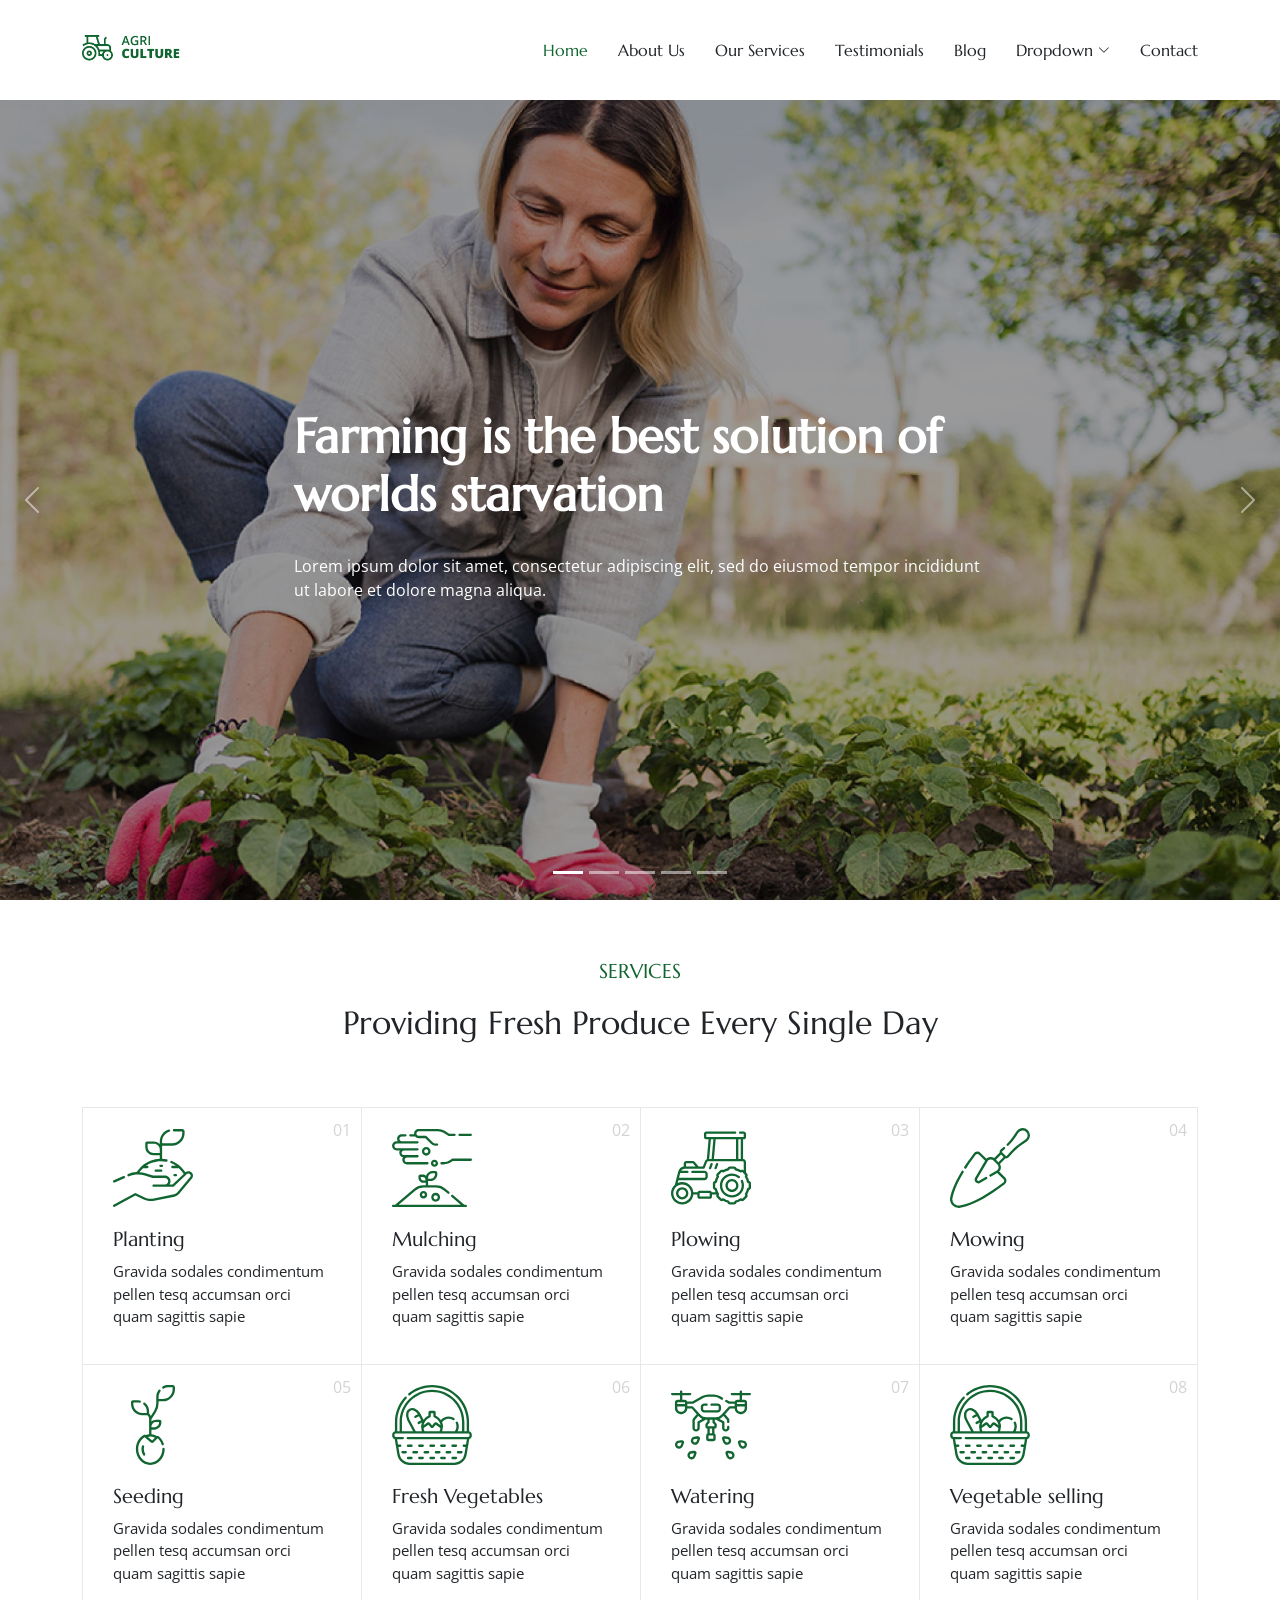
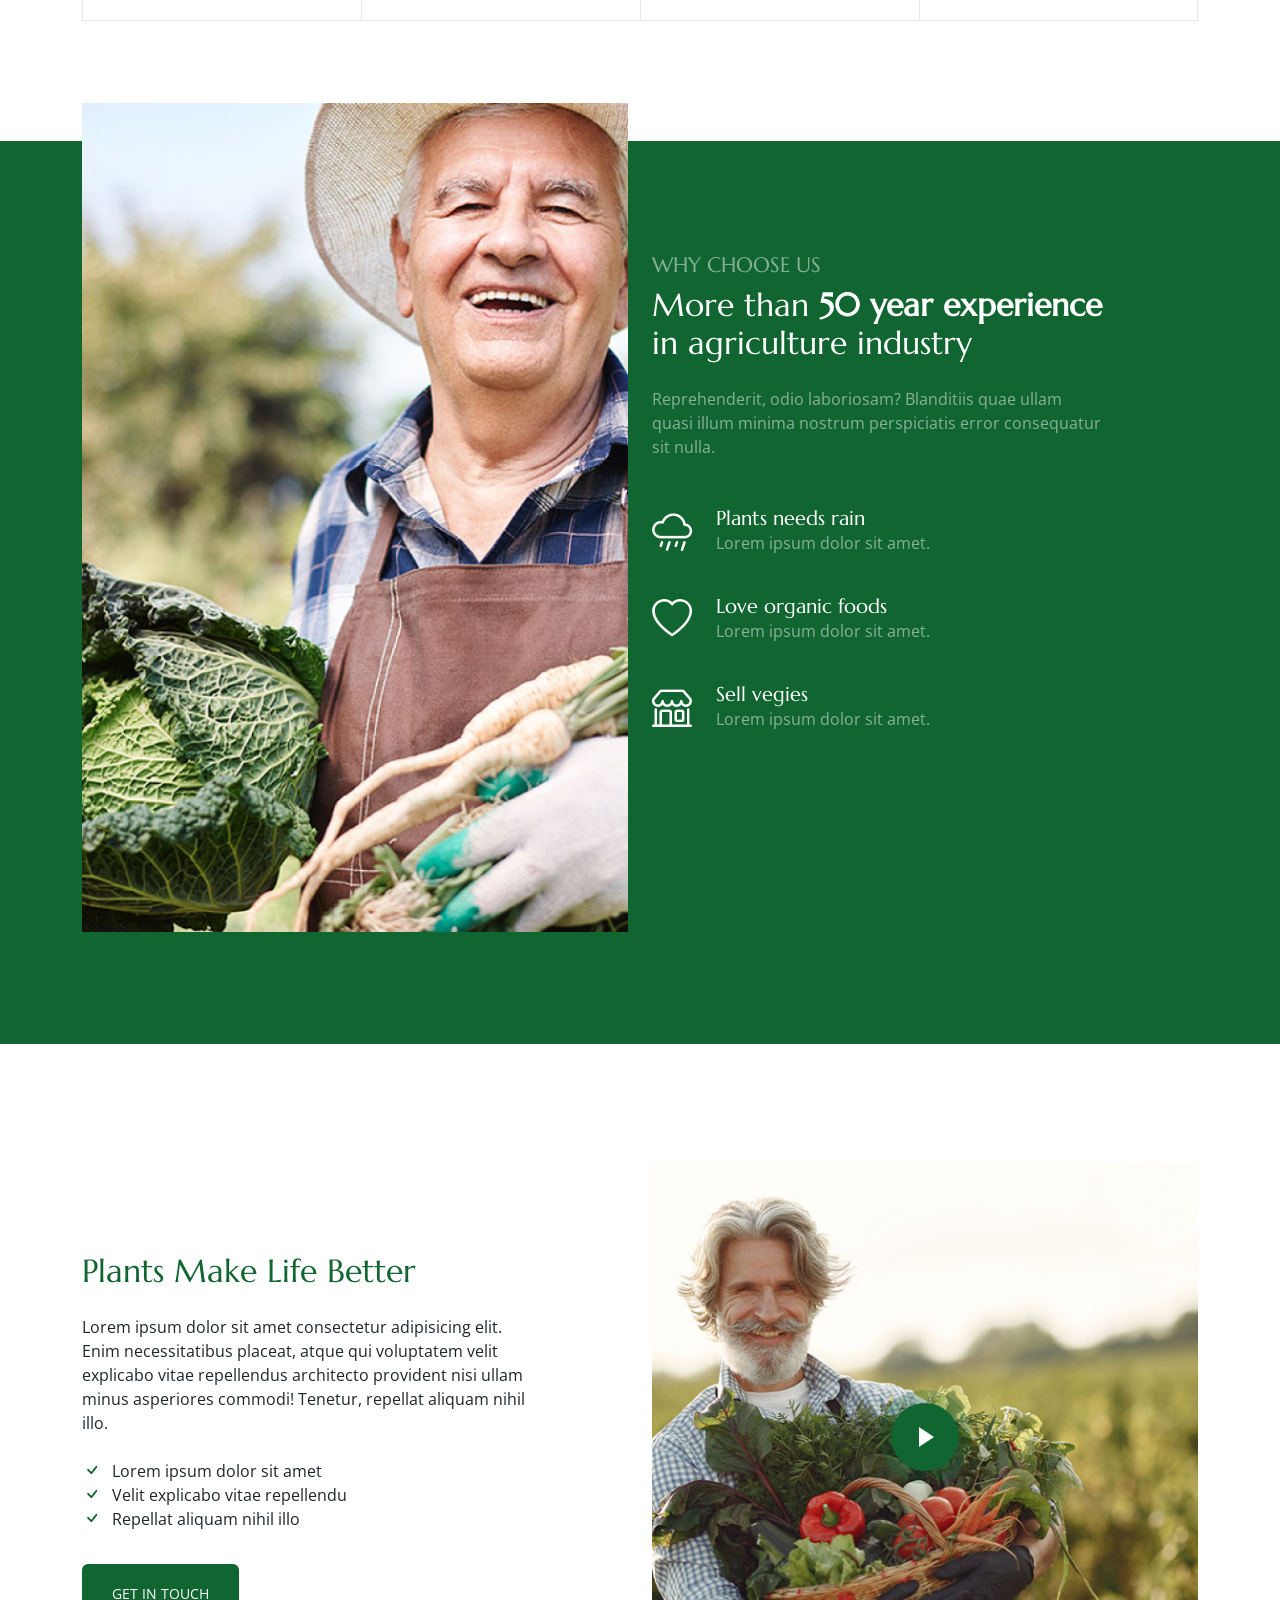
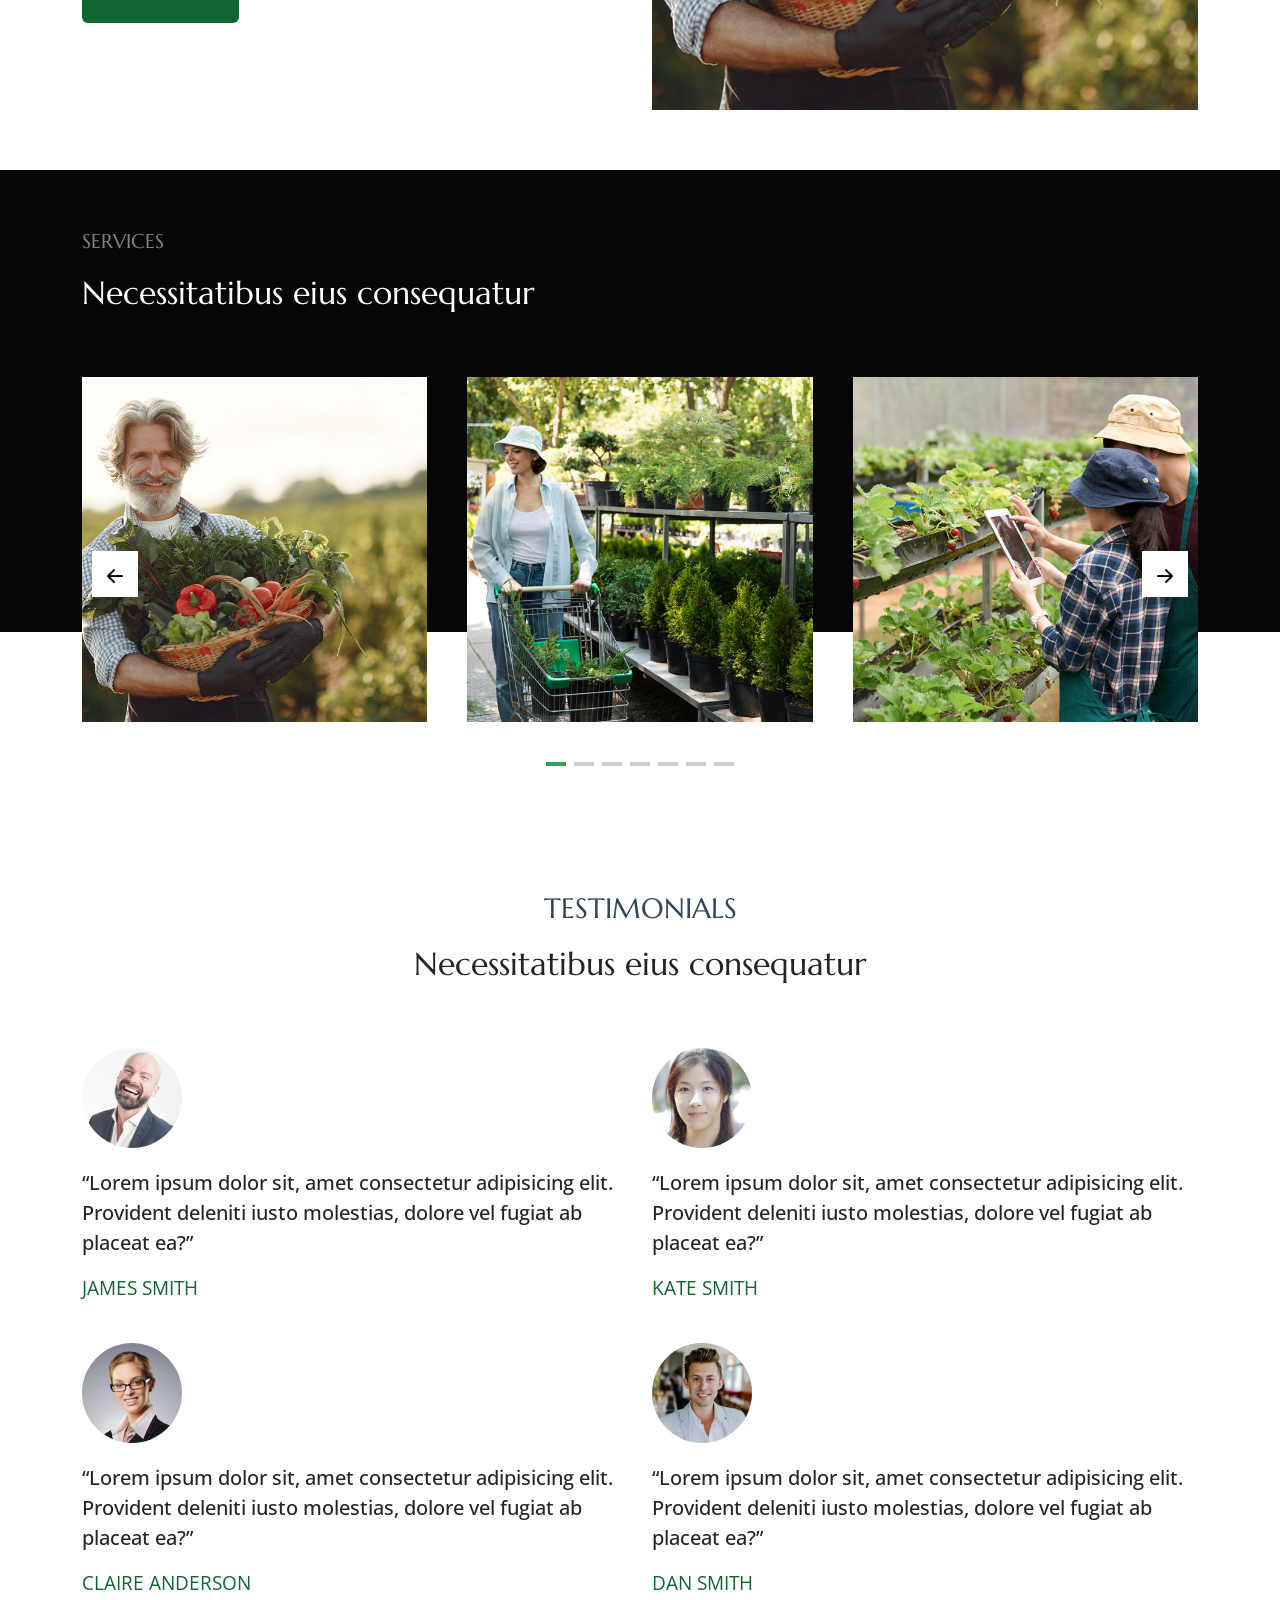
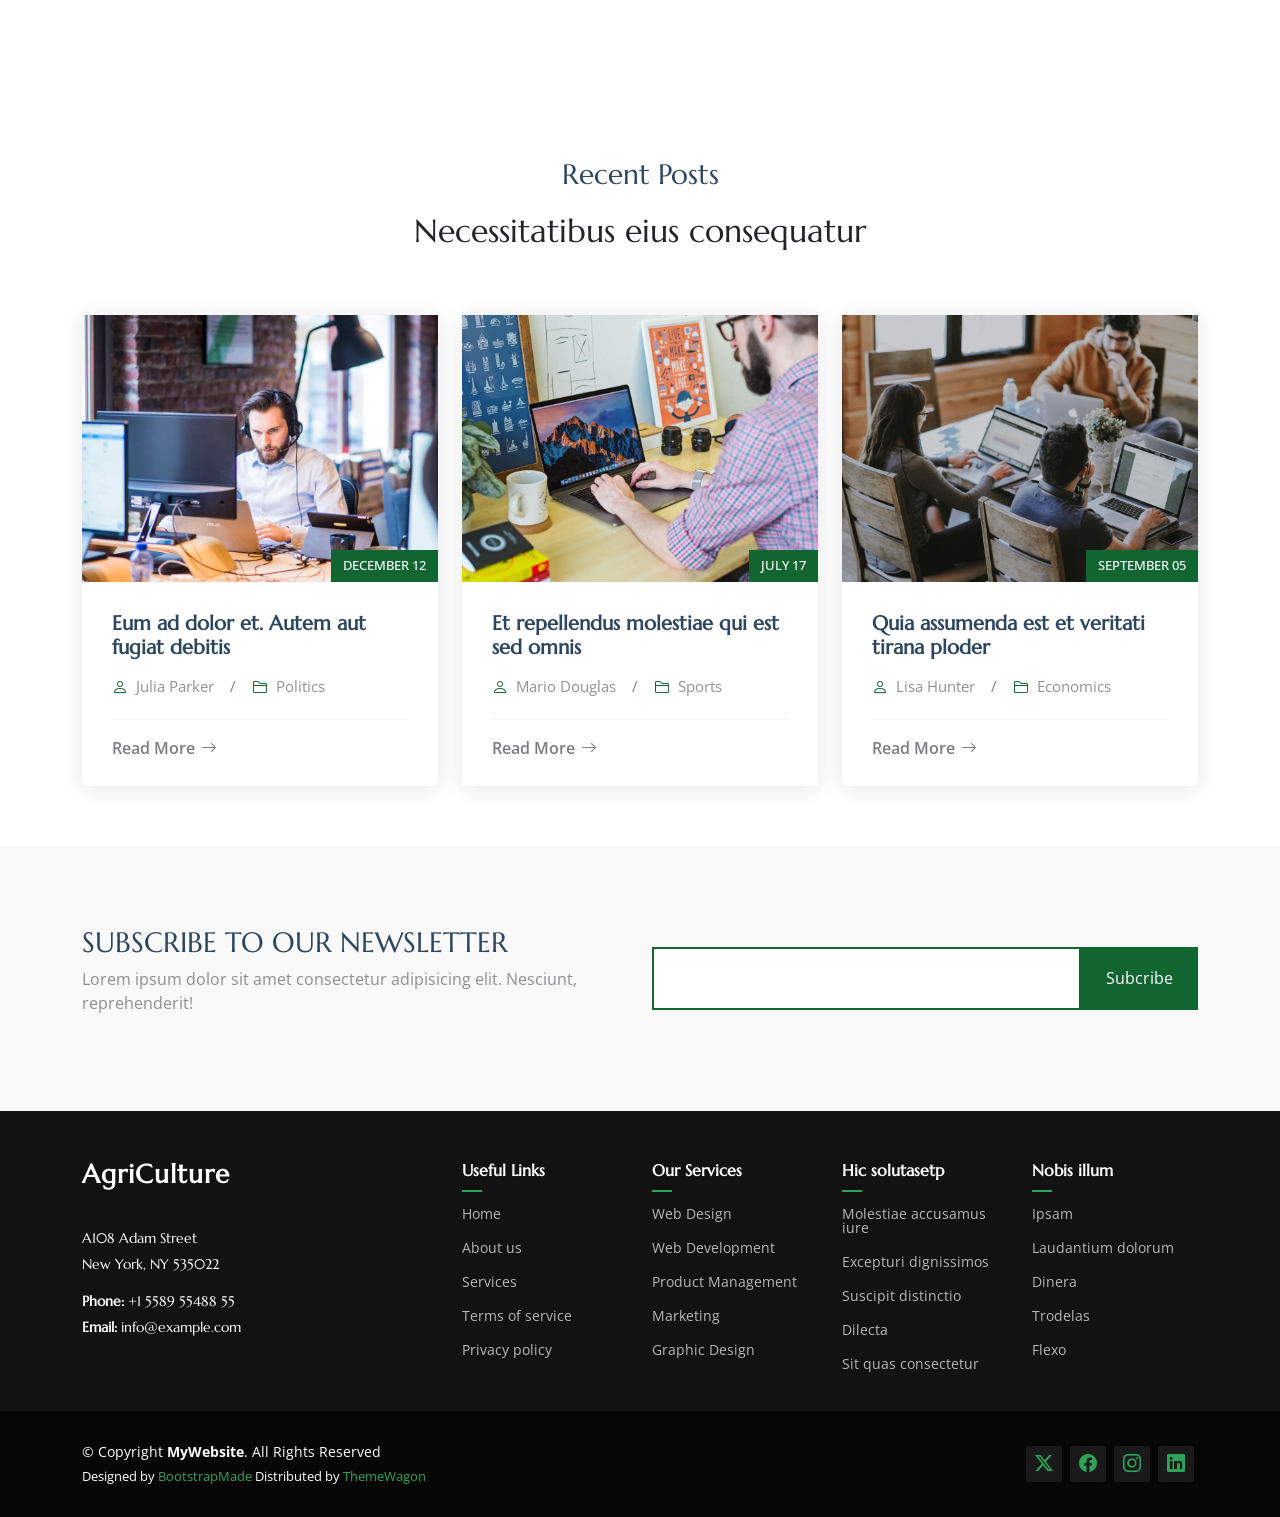
<file: AgriCulture-1.0.0/index.html>
<!DOCTYPE html>
<html lang="en">

<head>
  <meta charset="utf-8">
  <meta content="width=device-width, initial-scale=1.0" name="viewport">
  <title>Index - AgriCulture Bootstrap Template</title>
  <meta name="description" content="">
  <meta name="keywords" content="">

  <!-- Favicons -->
  <link href="assets/img/favicon.png" rel="icon">
  <link href="assets/img/apple-touch-icon.png" rel="apple-touch-icon">

  <!-- Fonts -->
  <link href="https://fonts.googleapis.com" rel="preconnect">
  <link href="https://fonts.gstatic.com" rel="preconnect" crossorigin>
  <link href="https://fonts.googleapis.com/css2?family=Open+Sans:ital,wght@0,300;0,400;0,500;0,600;0,700;0,800;1,300;1,400;1,500;1,600;1,700;1,800&family=Marcellus:wght@400&display=swap" rel="stylesheet">

  <!-- Vendor CSS Files -->
  <link href="assets/vendor/bootstrap/css/bootstrap.min.css" rel="stylesheet">
  <link href="assets/vendor/bootstrap-icons/bootstrap-icons.css" rel="stylesheet">
  <link href="assets/vendor/aos/aos.css" rel="stylesheet">
  <link href="assets/vendor/swiper/swiper-bundle.min.css" rel="stylesheet">
  <link href="assets/vendor/glightbox/css/glightbox.min.css" rel="stylesheet">

  <!-- Main CSS File -->
  <link href="assets/css/main.css" rel="stylesheet">

  <!-- =======================================================
  * Template Name: AgriCulture
  * Template URL: https://bootstrapmade.com/agriculture-bootstrap-website-template/
  * Updated: Aug 07 2024 with Bootstrap v5.3.3
  * Author: BootstrapMade.com
  * License: https://bootstrapmade.com/license/
  ======================================================== -->
</head>

<body class="index-page">

  <header id="header" class="header d-flex align-items-center position-relative">
    <div class="container-fluid container-xl position-relative d-flex align-items-center justify-content-between">

      <a href="index.html" class="logo d-flex align-items-center">
        <!-- Uncomment the line below if you also wish to use an image logo -->
        <img src="assets/img/logo.png" alt="AgriCulture">
        <!-- <h1 class="sitename">AgriCulture</h1>  -->
      </a>

      <nav id="navmenu" class="navmenu">
        <ul>
          <li><a href="index.html" class="active">Home</a></li>
          <li><a href="about.html">About Us</a></li>
          <li><a href="services.html">Our Services</a></li>
          <li><a href="testimonials.html">Testimonials</a></li>
          <li><a href="blog.html">Blog</a></li>
          <li class="dropdown"><a href="#"><span>Dropdown</span> <i class="bi bi-chevron-down toggle-dropdown"></i></a>
            <ul>
              <li><a href="#">Dropdown 1</a></li>
              <li class="dropdown"><a href="#"><span>Deep Dropdown</span> <i class="bi bi-chevron-down toggle-dropdown"></i></a>
                <ul>
                  <li><a href="#">Deep Dropdown 1</a></li>
                  <li><a href="#">Deep Dropdown 2</a></li>
                  <li><a href="#">Deep Dropdown 3</a></li>
                  <li><a href="#">Deep Dropdown 4</a></li>
                  <li><a href="#">Deep Dropdown 5</a></li>
                </ul>
              </li>
              <li><a href="#">Dropdown 2</a></li>
              <li><a href="#">Dropdown 3</a></li>
              <li><a href="#">Dropdown 4</a></li>
            </ul>
          </li>
          <li><a href="contact.html">Contact</a></li>
        </ul>
        <i class="mobile-nav-toggle d-xl-none bi bi-list"></i>
      </nav>

    </div>
  </header>

  <main class="main">

    <!-- Hero Section -->
    <section id="hero" class="hero section dark-background">

      <div id="hero-carousel" class="carousel slide carousel-fade" data-bs-ride="carousel" data-bs-interval="5000">

        <div class="carousel-item active">
          <img src="assets/img/hero_1.jpg" alt="">
          <div class="carousel-container">
            <h2>Farming is the best solution of worlds starvation</h2>
            <p>Lorem ipsum dolor sit amet, consectetur adipiscing elit, sed do eiusmod tempor incididunt ut labore et dolore magna aliqua.</p>
          </div>
        </div><!-- End Carousel Item -->

        <div class="carousel-item">
          <img src="assets/img/hero_2.jpg" alt="">
          <div class="carousel-container">
            <h2>Organic vegetables is good for health</h2>
            <p>Nam libero tempore, cum soluta nobis est eligendi optio cumque nihil impedit quo minus id quod maxime placeat facere possimus.</p>
          </div>
        </div><!-- End Carousel Item -->

        <div class="carousel-item">
          <img src="assets/img/hero_3.jpg" alt="">
          <div class="carousel-container">
            <h2>Providing Fresh Produce Every Single Day</h2>
            <p>Beatae vitae dicta sunt explicabo. Nemo enim ipsam voluptatem quia voluptas sit aspernatur aut odit aut fugit.</p>
          </div>
        </div><!-- End Carousel Item -->

        <div class="carousel-item">
          <img src="assets/img/hero_4.jpg" alt="">
          <div class="carousel-container">
            <h2>Farming as a Passione</h2>
            <p>Neque porro quisquam est, qui dolorem ipsum quia dolor sit amet, consectetur, adipisci velit, sed quia non numquam eius.</p>
          </div>
        </div><!-- End Carousel Item -->

        <div class="carousel-item">
          <img src="assets/img/hero_5.jpg" alt="">
          <div class="carousel-container">
            <h2>Good Food For All</h2>
            <p>Lorem ipsum dolor sit amet, consectetur adipiscing elit, sed do eiusmod tempor incididunt ut labore et dolore magna aliqua.</p>
          </div>
        </div><!-- End Carousel Item -->

        <a class="carousel-control-prev" href="#hero-carousel" role="button" data-bs-slide="prev">
          <span class="carousel-control-prev-icon bi bi-chevron-left" aria-hidden="true"></span>
        </a>

        <a class="carousel-control-next" href="#hero-carousel" role="button" data-bs-slide="next">
          <span class="carousel-control-next-icon bi bi-chevron-right" aria-hidden="true"></span>
        </a>

        <ol class="carousel-indicators"></ol>

      </div>

    </section><!-- /Hero Section -->

    <!-- Services Section -->
    <section id="services" class="services section">

      <!-- Section Title -->
      <div class="container section-title" data-aos="fade-up">
        <h2>SERVICES</h2>
        <p>Providing Fresh Produce Every Single Day</p>
      </div><!-- End Section Title -->
      <div class="content">
        <div class="container">
          <div class="row g-0">
            <div class="col-lg-3 col-md-6">
              <div class="service-item">
                <span class="number">01</span>
                <div class="service-item-icon">
                  <svg xmlns="http://www.w3.org/2000/svg" version="1.1" xmlns:xlink="http://www.w3.org/1999/xlink" width="80" height="80" x="0" y="0" viewBox="0 0 509.435 509.435" style="enable-background: new 0 0 512 512" xml:space="preserve" class="">
                    <g>
                      <path d="M7.506 347.639c.994 0 2.005-.199 2.976-.619l62.037-26.857a7.5 7.5 0 0 0 3.903-9.862 7.5 7.5 0 0 0-9.862-3.903L4.523 333.255a7.501 7.501 0 0 0 2.983 14.384zM500.883 283.197c-10.953-10.952-28.175-11.423-39.689-1.267l-10.034-13.307c-19.783-26.239-46.1-46.623-76.103-58.948a7.5 7.5 0 0 0-5.699 13.875c11.136 4.575 21.708 10.382 31.567 17.249h-22.621c-4.143 0-7.5 3.358-7.5 7.5s3.357 7.5 7.5 7.5h41.188a169.382 169.382 0 0 1 19.691 21.855l11.048 14.652-71.171 67.597h-19.48a35.772 35.772 0 0 0 6.775-20.976c0-19.837-16.139-35.975-35.976-35.975h-75.023l-48.33-15.005a160.871 160.871 0 0 0-37.992-6.934l2.533-3.359a169.852 169.852 0 0 1 19.67-21.855h27.398c4.143 0 7.5-3.358 7.5-7.5s-3.357-7.5-7.5-7.5h-8.848a165.125 165.125 0 0 1 38.01-19.73c28.992-10.532 60.376-12.89 90.754-6.821a7.498 7.498 0 0 0 8.824-5.885 7.5 7.5 0 0 0-5.885-8.824 184.517 184.517 0 0 0-28.616-3.4v-83.727h64.189c43.49 0 78.872-35.382 78.872-78.872V22.488c0-8.712-7.088-15.801-15.801-15.801h-51.729c-4.143 0-7.5 3.358-7.5 7.5s3.357 7.5 7.5 7.5h51.729c.441 0 .801.359.801.801v11.051c0 35.219-28.653 63.872-63.872 63.872h-64.189V85.559c0-28.082 18.793-53.262 45.701-61.234a7.5 7.5 0 1 0-4.261-14.382c-15.972 4.732-30.338 14.681-40.451 28.015-10.46 13.79-15.988 30.25-15.988 47.601v16.416c-9.59-9.839-22.97-15.965-37.762-15.965h-43.432c-6.193 0-11.232 5.039-11.232 11.232v23.629c0 29.093 23.669 52.762 52.763 52.762h39.663v22.475a183.375 183.375 0 0 0-55.199 10.86c-32.974 11.978-61.705 33.297-83.085 61.653l-9.313 12.351a161.07 161.07 0 0 0-54.289 12.692 7.5 7.5 0 0 0-3.949 9.844 7.498 7.498 0 0 0 9.844 3.949c31.858-13.616 67.62-15.458 100.696-5.188l49.416 15.343c.72.224 1.47.337 2.224.337h76.161c11.566 0 20.976 9.409 20.976 20.975s-9.409 20.976-20.976 20.976h-71.803c-4.143 0-7.5 3.358-7.5 7.5s3.357 7.5 7.5 7.5h123.477a7.5 7.5 0 0 0 5.165-2.062l83.48-79.289c5.56-5.279 14.158-5.167 19.577.252a13.957 13.957 0 0 1 .853 18.9l-80.942 97.046a37.161 37.161 0 0 1-21.112 12.581L259.57 448.474c-20.377 4.113-41.89 1.365-60.575-7.739l-53.332-25.982a7.507 7.507 0 0 0-6.884.162L3.903 488.665a7.5 7.5 0 0 0 7.197 13.161l131.475-71.888 49.849 24.285c21.631 10.538 46.53 13.72 70.114 8.957l129.506-26.146a52.209 52.209 0 0 0 29.663-17.677l80.942-97.046c9.682-11.61 8.923-28.426-1.766-39.114zM258.212 158.634c-20.822 0-37.763-16.94-37.763-37.762V101.01h39.664c20.822 0 37.762 16.94 37.762 37.762v19.861h-39.663z" fill="currentColor" opacity="1" data-original="currentColor"></path>
                      <path d="M319.171 240.778a7.5 7.5 0 0 0-7.5-7.5h-9.43c-4.143 0-7.5 3.358-7.5 7.5s3.357 7.5 7.5 7.5h9.43a7.5 7.5 0 0 0 7.5-7.5zM272.068 264.08c-4.143 0-7.5 3.358-7.5 7.5s3.357 7.5 7.5 7.5h34.888c4.143 0 7.5-3.358 7.5-7.5s-3.357-7.5-7.5-7.5zM400.305 307.996c4.143 0 7.5-3.358 7.5-7.5s-3.357-7.5-7.5-7.5h-8.172c-4.143 0-7.5 3.358-7.5 7.5s3.357 7.5 7.5 7.5z" fill="currentColor" opacity="1" data-original="currentColor"></path>
                    </g>
                  </svg>
                </div>
                <div class="service-item-content">
                  <h3 class="service-heading">Planting</h3>
                  <p>
                    Gravida sodales condimentum pellen tesq accumsan orci quam
                    sagittis sapie
                  </p>
                </div>
              </div>
            </div>
            <div class="col-lg-3 col-md-6">
              <div class="service-item">
                <span class="number">02</span>
                <div class="service-item-icon">
                  <svg xmlns="http://www.w3.org/2000/svg" version="1.1" xmlns:xlink="http://www.w3.org/1999/xlink" width="80" height="80" x="0" y="0" viewBox="0 0 514.314 514.314" style="enable-background: new 0 0 512 512" xml:space="preserve" class="">
                    <g>
                      <path d="M434.176 51.297h72.639c4.143 0 7.5-3.358 7.5-7.5s-3.357-7.5-7.5-7.5h-72.639c-4.143 0-7.5 3.358-7.5 7.5s3.357 7.5 7.5 7.5zM117.994 54.791h30.852c5.47 6.605 13.729 10.82 22.955 10.82h42.865l35.886 35.886c8.246 8.246 19.209 12.787 30.869 12.787h8.32c4.143 0 7.5-3.358 7.5-7.5s-3.357-7.5-7.5-7.5h-8.32c-7.654 0-14.85-2.981-20.262-8.393l-38.083-38.083a7.5 7.5 0 0 0-5.304-2.197H171.8c-8.159 0-14.797-6.638-14.797-14.797s6.638-14.797 14.797-14.797h123.757a66.756 66.756 0 0 1 35.416 10.157l30.374 18.983a7.497 7.497 0 0 0 3.975 1.14h36.891c4.143 0 7.5-3.358 7.5-7.5s-3.357-7.5-7.5-7.5h-34.739l-28.551-17.843a81.742 81.742 0 0 0-43.365-12.437H171.801c-16.43 0-29.797 13.367-29.797 29.798 0 1.349.099 2.675.273 3.977h-24.283a7.5 7.5 0 1 0 0 14.999zM30.38 144.476h20.344a29.724 29.724 0 0 0-4.003 14.921c0 14.399 10.225 26.453 23.795 29.288a29.746 29.746 0 0 0-4.371 15.555c0 16.499 13.423 29.921 29.921 29.921h131.637a7.5 7.5 0 0 0 7.498-7.688 7.5 7.5 0 0 0-8.307-7.311H96.065c-8.228 0-14.921-6.694-14.921-14.921s6.693-14.921 14.921-14.921H163.9c4.143 0 7.5-3.358 7.5-7.5s-3.357-7.5-7.5-7.5H76.643c-8.228 0-14.922-6.694-14.922-14.921s6.694-14.921 14.922-14.921H163.9c4.143 0 7.5-3.358 7.5-7.5s-3.357-7.5-7.5-7.5H30.38c-8.228 0-14.921-6.694-14.921-14.921s6.693-14.921 14.921-14.921H163.9c4.143 0 7.5-3.358 7.5-7.5s-3.357-7.5-7.5-7.5H62.547c-8.228 0-14.921-6.694-14.921-14.921s6.693-14.921 14.921-14.921h23.485c4.143 0 7.5-3.358 7.5-7.5s-3.357-7.5-7.5-7.5H62.547c-16.498 0-29.921 13.423-29.921 29.921a29.719 29.719 0 0 0 4.003 14.921H30.38C13.882 84.636.459 98.059.459 114.557s13.423 29.919 29.921 29.919zM506.814 196.74H389.248a7.497 7.497 0 0 0-4.629 1.599l-5.613 4.403c-13.495 10.588-30.375 16.42-47.529 16.42h-12.272a7.5 7.5 0 0 0-8.309 7.5 7.5 7.5 0 0 0 7.5 7.5h13.081c20.496 0 40.664-6.967 56.788-19.618l3.574-2.804h114.976a7.5 7.5 0 1 0-.001-15z" fill="currentColor" opacity="1" data-original="currentColor" class=""></path>
                      <path d="M192.215 150.164c0 15.372 12.506 27.878 27.878 27.878s27.879-12.506 27.879-27.878-12.507-27.878-27.879-27.878-27.878 12.506-27.878 27.878zm40.757 0c0 7.101-5.777 12.878-12.879 12.878-7.101 0-12.878-5.777-12.878-12.878s5.777-12.878 12.878-12.878c7.101-.001 12.879 5.777 12.879 12.878zM273.049 203.771c-12.599 0-22.848 10.25-22.848 22.848s10.249 22.847 22.848 22.847 22.848-10.249 22.848-22.847-10.25-22.848-22.848-22.848zm0 30.695c-4.327 0-7.848-3.52-7.848-7.847s3.521-7.848 7.848-7.848 7.848 3.521 7.848 7.848-3.521 7.847-7.848 7.847zM474.178 493.298h-9.202l-73.199-62.323c-3.155-2.686-7.888-2.305-10.573.849s-2.305 7.887.849 10.572l59.785 50.902H43.105l108.164-92.092a77.855 77.855 0 0 1 50.423-18.558h81.558a77.851 77.851 0 0 1 50.423 18.558l24.029 20.458a7.498 7.498 0 0 0 10.573-.849 7.5 7.5 0 0 0-.849-10.572l-24.029-20.458a92.867 92.867 0 0 0-60.147-22.137h-51.158v-26.806h15.44c24.205 0 43.896-19.692 43.896-43.897v-8.808c0-6.785-5.52-12.305-12.305-12.305h-18.135c-19.99 0-36.891 13.437-42.174 31.749-5.716-4.945-13.156-7.947-21.29-7.947h-15.061c-6.942 0-12.591 5.648-12.591 12.592v7.399c0 17.97 14.619 32.589 32.589 32.589h14.629v15.433h-15.399a92.867 92.867 0 0 0-60.147 22.137L19.967 493.298H7.5c-4.143 0-7.5 3.358-7.5 7.5s3.357 7.5 7.5 7.5h466.678a7.5 7.5 0 0 0 0-15zM232.092 319.73c0-15.934 12.963-28.897 28.897-28.897h15.439v6.112c0 15.934-12.963 28.897-28.896 28.897h-15.44zm-16.978 17.485h-12.651c-9.698 0-17.589-7.89-17.589-17.589v-4.991h12.651c9.698 0 17.589 7.89 17.589 17.589z" fill="currentColor" opacity="1" data-original="currentColor" class=""></path>
                      <path d="M178.358 429.065c0 13.218 10.754 23.972 23.972 23.972s23.972-10.753 23.972-23.972-10.754-23.972-23.972-23.972-23.972 10.753-23.972 23.972zm32.944 0c0 4.947-4.024 8.972-8.972 8.972s-8.972-4.025-8.972-8.972 4.024-8.972 8.972-8.972 8.972 4.024 8.972 8.972zM252.23 445.536c0 15.706 12.777 28.484 28.483 28.484s28.484-12.778 28.484-28.484-12.778-28.484-28.484-28.484-28.483 12.778-28.483 28.484zm41.968 0c0 7.435-6.049 13.484-13.484 13.484s-13.483-6.049-13.483-13.484 6.049-13.484 13.483-13.484c7.435 0 13.484 6.049 13.484 13.484z" fill="currentColor" opacity="1" data-original="currentColor" class=""></path>
                    </g>
                  </svg>
                </div>
                <div class="service-item-content">
                  <h3 class="service-heading">Mulching</h3>
                  <p>
                    Gravida sodales condimentum pellen tesq accumsan orci quam
                    sagittis sapie
                  </p>
                </div>
              </div>
            </div>
            <div class="col-lg-3 col-md-6">
              <div class="service-item">
                <span class="number">03</span>
                <div class="service-item-icon">
                  <svg xmlns="http://www.w3.org/2000/svg" version="1.1" xmlns:xlink="http://www.w3.org/1999/xlink" width="80" height="80" x="0" y="0" viewBox="0 0 516.53 516.53" style="enable-background: new 0 0 512 512" xml:space="preserve" class="">
                    <g>
                      <path d="M504.085 341.447a113.617 113.617 0 0 0-11.524-27.805c3.866-6.212 3.104-14.506-2.288-19.897l-5.804-5.804v-67.388c0-10.907-8.398-19.878-19.066-20.817V73.099h4.012c8.301 0 15.054-6.753 15.054-15.054V37.599c0-8.301-6.753-15.054-15.054-15.054h-23.242a7.5 7.5 0 0 0 0 15l23.296.054-.054 20.5-241.554-.054.054-20.5H414.21a7.5 7.5 0 0 0 0-15H227.916c-8.301 0-15.054 6.753-15.054 15.054v20.446c0 8.301 6.753 15.054 15.054 15.054h14.719L231.27 201.13c-5.215 2.077-9.463 6.215-11.642 11.675l-14.014 35.128h-27.323l-24.417-28.857a16.73 16.73 0 0 0-12.795-5.936H99.071c-9.242 0-16.761 7.519-16.761 16.761v18.66a44.759 44.759 0 0 0-35.97 33.278L24.937 367.09C9.676 380.359 0 399.894 0 421.658c0 39.881 32.446 72.327 72.328 72.327 37.349 0 68.174-28.457 71.938-64.827h25.905v12.546c0 8.282 6.738 15.02 15.02 15.02h64.364c8.282 0 15.02-6.738 15.02-15.02v-12.546h29.374c-3.278 6.098-2.356 13.875 2.785 19.016l19.555 19.554a16 16 0 0 0 11.388 4.718c3.045 0 5.961-.839 8.506-2.431a113.556 113.556 0 0 0 27.808 11.525c1.662 7.123 8.064 12.445 15.686 12.445h27.655c7.602 0 13.99-5.293 15.672-12.441a113.582 113.582 0 0 0 27.814-11.525 15.986 15.986 0 0 0 8.514 2.427c4.302 0 8.346-1.675 11.388-4.717l19.555-19.555c5.396-5.396 6.156-13.7 2.29-19.901a113.607 113.607 0 0 0 11.522-27.801c7.123-1.662 12.445-8.064 12.445-15.686v-27.655c-.002-7.621-5.324-14.023-12.447-15.684zm-53.681-141.805h-15.681V73.099h15.681zM419.723 73.099v126.543h-142.46l11.233-126.543zm-146.286 0-11.233 126.543h-15.743l11.234-126.543zM99.071 228.14h42.008c.519 0 1.008.227 1.344.624l16.219 19.169H97.311v-18.032c0-.971.79-1.761 1.76-1.761zm-51.11 108.845h167.157c12.315 0 22.334-10.019 22.334-22.334v-16.152c0-12.315-10.019-22.334-22.334-22.334h-77.364a7.5 7.5 0 0 0 0 15h77.364c4.044 0 7.334 3.29 7.334 7.334v16.152c0 4.044-3.29 7.334-7.334 7.334H51.727l7.738-30.821h46.327a7.5 7.5 0 0 0 0-15h-40.76a29.774 29.774 0 0 1 24.779-13.231h120.886a7.5 7.5 0 0 0 6.966-4.721l15.897-39.849a5.883 5.883 0 0 1 5.49-3.721h224.51a5.916 5.916 0 0 1 5.91 5.91v52.522c-5.348-4.343-12.853-4.747-18.636-1.165a113.598 113.598 0 0 0-27.818-11.532c-1.662-7.123-8.063-12.445-15.685-12.445h-27.655c-7.602 0-13.99 5.294-15.672 12.441a113.583 113.583 0 0 0-27.818 11.527c-6.213-3.868-14.506-3.104-19.897 2.288l-19.555 19.555c-5.375 5.375-6.149 13.637-2.28 19.884a113.572 113.572 0 0 0-11.531 27.818c-7.123 1.662-12.445 8.063-12.445 15.685v27.655c0 7.602 5.293 13.99 12.441 15.672 1.242 4.67 2.784 9.24 4.603 13.699h-24.12c-2.277-5.402-7.626-9.204-13.847-9.204h-64.364c-6.221 0-11.569 3.802-13.847 9.204h-27.078c-3.764-36.371-34.589-64.828-71.938-64.828a71.896 71.896 0 0 0-28.994 6.086zm24.367 142c-31.61 0-57.328-25.717-57.328-57.327s25.717-57.328 57.328-57.328 57.327 25.717 57.327 57.328-25.717 57.327-57.327 57.327zm177.24-37.262h-.013l-64.384-.02.02-21.75 64.384.02zm251.962-56.937c0 .609-.496 1.105-1.189 1.105-4.816 0-8.956 3.287-10.065 7.992a98.695 98.695 0 0 1-12.139 29.288c-2.543 4.113-1.939 9.365 1.447 12.75l.084.084a1.105 1.105 0 0 1 0 1.562l-19.555 19.555a1.085 1.085 0 0 1-.781.323c-.208 0-.514-.056-.761-.303a3.326 3.326 0 0 0-.084-.084c-3.406-3.407-8.658-4.01-12.77-1.467a98.657 98.657 0 0 1-29.288 12.138c-4.706 1.11-7.992 5.25-7.992 10.15 0 .609-.496 1.105-1.104 1.105h-27.655c-.609 0-1.105-.496-1.105-1.189 0-4.816-3.287-8.956-7.992-10.066a98.69 98.69 0 0 1-29.287-12.137 10.35 10.35 0 0 0-5.455-1.561c-2.68 0-5.338 1.049-7.38 3.091a1.085 1.085 0 0 1-.781.323c-.208 0-.513-.056-.781-.324l-19.555-19.555c-.431-.431-.431-1.132.064-1.627 3.406-3.406 4.009-8.657 1.466-12.77a98.66 98.66 0 0 1-12.138-29.287c-1.11-4.706-5.25-7.992-10.15-7.992a1.107 1.107 0 0 1-1.105-1.105V357.13c0-.609.496-1.104 1.189-1.104 4.816 0 8.956-3.287 10.066-7.992a98.661 98.661 0 0 1 12.138-29.288c2.542-4.112 1.939-9.364-1.531-12.833a1.106 1.106 0 0 1 0-1.563l19.555-19.555c.431-.431 1.132-.431 1.626.064 3.407 3.408 8.658 4.011 12.77 1.467a98.666 98.666 0 0 1 29.288-12.138c4.706-1.11 7.992-5.25 7.992-10.15 0-.609.496-1.105 1.105-1.105h27.655c.609 0 1.104.496 1.104 1.189 0 4.816 3.287 8.956 7.992 10.066a98.664 98.664 0 0 1 29.288 12.139c4.113 2.543 9.365 1.939 12.833-1.531a1.107 1.107 0 0 1 1.563 0l19.555 19.555c.431.431.431 1.132-.062 1.625-3.408 3.406-4.012 8.658-1.468 12.771a98.666 98.666 0 0 1 12.138 29.288c1.11 4.706 5.25 7.992 10.066 7.992h.084c.609 0 1.105.496 1.105 1.104z" fill="currentColor" opacity="1" data-original="currentColor" class=""></path>
                      <path d="M454.895 335.721a7.5 7.5 0 0 0-3.834 9.889 62.412 62.412 0 0 1 5.335 25.349c0 34.678-28.213 62.891-62.891 62.891s-62.891-28.213-62.891-62.891c0-34.679 28.213-62.892 62.891-62.892a62.934 62.934 0 0 1 40.397 14.703 7.5 7.5 0 0 0 10.566-.923 7.5 7.5 0 0 0-.923-10.566 77.96 77.96 0 0 0-50.041-18.213c-42.949 0-77.891 34.942-77.891 77.892 0 42.949 34.942 77.891 77.891 77.891s77.891-34.942 77.891-77.891c0-10.895-2.224-21.46-6.611-31.403a7.5 7.5 0 0 0-9.889-3.836zM72.328 381.807c-21.974 0-39.851 17.877-39.851 39.851s17.877 39.851 39.851 39.851 39.851-17.877 39.851-39.851-17.878-39.851-39.851-39.851zm0 64.702c-13.703 0-24.851-11.148-24.851-24.851s11.148-24.851 24.851-24.851 24.851 11.148 24.851 24.851-11.149 24.851-24.851 24.851z" fill="currentColor" opacity="1" data-original="currentColor" class=""></path>
                      <path d="M393.504 328.829c-23.23 0-42.13 18.899-42.13 42.13 0 23.23 18.899 42.129 42.13 42.129s42.13-18.899 42.13-42.129-18.9-42.13-42.13-42.13zm0 69.26c-14.959 0-27.13-12.17-27.13-27.129s12.17-27.13 27.13-27.13 27.13 12.17 27.13 27.13c0 14.958-12.171 27.129-27.13 27.129zM249.861 265.585a7.487 7.487 0 0 0 2.663.491 7.503 7.503 0 0 0 7.013-4.838l9.438-24.841a7.5 7.5 0 0 0-14.022-5.328l-9.438 24.841a7.499 7.499 0 0 0 4.346 9.675zM285.384 265.585a7.487 7.487 0 0 0 2.663.491 7.502 7.502 0 0 0 7.012-4.838l9.439-24.841a7.5 7.5 0 0 0-4.347-9.675 7.5 7.5 0 0 0-9.675 4.347l-9.439 24.841a7.5 7.5 0 0 0 4.347 9.675z" fill="currentColor" opacity="1" data-original="currentColor" class=""></path>
                    </g>
                  </svg>
                </div>
                <div class="service-item-content">
                  <h3 class="service-heading">Plowing</h3>
                  <p>
                    Gravida sodales condimentum pellen tesq accumsan orci quam
                    sagittis sapie
                  </p>
                </div>
              </div>
            </div>
            <div class="col-lg-3 col-md-6">
              <div class="service-item">
                <span class="number">04</span>
                <div class="service-item-icon">
                  <svg xmlns="http://www.w3.org/2000/svg" version="1.1" xmlns:xlink="http://www.w3.org/1999/xlink" width="80" height="80" x="0" y="0" viewBox="0 0 509.389 509.389" style="enable-background: new 0 0 512 512" xml:space="preserve" class="">
                    <g>
                      <path d="M495.69 14.267A46.636 46.636 0 0 0 458.364.766a46.637 46.637 0 0 0-34.257 20.05l-24.614 35.749a309.594 309.594 0 0 1-37.289 44.521 7.5 7.5 0 0 0 10.544 10.668 324.596 324.596 0 0 0 39.1-46.684l24.614-35.749a31.674 31.674 0 0 1 23.268-13.618 31.66 31.66 0 0 1 25.354 9.17 31.681 31.681 0 0 1 9.171 25.355 31.679 31.679 0 0 1-13.618 23.267l-35.75 24.615a324.066 324.066 0 0 0-59.859 53.246l-22.502 25.667a5.412 5.412 0 0 1-3.933 1.86c-1.518.071-2.966-.518-4.047-1.599l-21.873-21.872c-1.081-1.082-1.649-2.52-1.599-4.048s.711-2.925 1.86-3.933l15.802-13.854a7.5 7.5 0 0 0-9.889-11.279l-15.802 13.854a20.546 20.546 0 0 0-6.964 14.719 20.37 20.37 0 0 0 .64 5.69l-35.241 35.241c-7.726-5.323-17.119-7.656-26.65-6.449-8.734 1.104-16.614 5.058-22.612 11.157l-37.903-37.903a28.552 28.552 0 0 0-22.3-8.292 28.547 28.547 0 0 0-20.847 11.457c-23.749 31.972-43.447 60.009-60.222 85.713a7.5 7.5 0 0 0 6.275 11.6 7.495 7.495 0 0 0 6.288-3.402c16.606-25.447 36.135-53.239 59.7-84.966a13.562 13.562 0 0 1 9.903-5.441 13.585 13.585 0 0 1 10.595 3.939l39.789 39.789-63.489 107.398c-5.606 9.484-4.179 21.121 3.554 28.957 4.724 4.785 10.89 7.271 17.211 7.271 4.233-.001 8.536-1.115 12.519-3.399l40.792-24.114a7.499 7.499 0 1 0-7.632-12.912l-40.706 24.064c-4.745 2.723-9.055 1.038-11.506-1.446-1.129-1.144-4.561-5.302-1.318-10.787L239.37 211.63c3.736-6.32 10.058-10.474 17.342-11.395 7.292-.918 14.44 1.529 19.633 6.722l25.938 25.938c5.187 5.186 7.654 12.36 6.771 19.686-.878 7.28-4.911 13.598-10.99 17.288l-44.019 26.021a7.5 7.5 0 0 0 7.632 12.912l38.725-22.893 40.397 40.396a13.558 13.558 0 0 1 3.938 10.564 13.606 13.606 0 0 1-5.428 9.926c-54.818 40.993-97.27 69.301-137.646 91.785-50.099 27.898-95.647 45.713-139.25 54.462-13.202 2.648-26.235-1.337-35.759-10.935a40.033 40.033 0 0 1-10.799-36.472c10.129-48.517 33.232-101.845 70.63-163.033a7.501 7.501 0 0 0-12.799-7.823c-38.309 62.679-62.028 117.563-72.515 167.79-3.796 18.186 1.75 36.916 14.835 50.103 10.368 10.45 24.27 16.146 38.625 16.145 3.564 0 7.159-.352 10.732-1.068 45.149-9.06 92.12-27.398 143.597-56.063 40.984-22.823 83.956-51.469 139.331-92.878a28.597 28.597 0 0 0 11.407-20.864 28.554 28.554 0 0 0-8.292-22.245l-38.525-38.525c6.079-6.031 10.002-13.987 11.063-22.799 1.106-9.18-1.037-18.215-5.937-25.753l35.39-35.39a20.4 20.4 0 0 0 5.022.654 20.546 20.546 0 0 0 15.384-6.975l22.502-25.667a309.032 309.032 0 0 1 57.086-50.779l35.749-24.614a46.635 46.635 0 0 0 20.05-34.256 46.63 46.63 0 0 0-13.5-37.328zM340.732 184.685l-32.723 32.723-15.459-15.459 32.723-32.723z" fill="currentColor" opacity="1" data-original="currentColor"></path>
                    </g>
                  </svg>
                </div>
                <div class="service-item-content">
                  <h3 class="service-heading">Mowing</h3>
                  <p>
                    Gravida sodales condimentum pellen tesq accumsan orci quam
                    sagittis sapie
                  </p>
                </div>
              </div>
            </div>

            <div class="col-lg-3 col-md-6">
              <div class="service-item">
                <span class="number">05</span>
                <div class="service-item-icon">
                  <svg xmlns="http://www.w3.org/2000/svg" version="1.1" xmlns:xlink="http://www.w3.org/1999/xlink" width="80" height="80" x="0" y="0" viewBox="0 0 513.089 513.089" style="enable-background: new 0 0 512 512" xml:space="preserve" class="">
                    <g>
                      <path d="M194.209 386.877a7.497 7.497 0 0 0-9.15 5.363 75.07 75.07 0 0 0-2.428 18.947c0 13.789 3.615 27 10.454 38.204a7.494 7.494 0 0 0 10.308 2.495 7.5 7.5 0 0 0 2.494-10.309c-5.401-8.851-8.257-19.359-8.257-30.39a60.09 60.09 0 0 1 1.941-15.16 7.497 7.497 0 0 0-5.362-9.15z" fill="currentColor" opacity="1" data-original="currentColor"></path>
                      <path d="M382.56 0h-27.319c-12.654 0-25.236 3.119-36.386 9.021a7.5 7.5 0 0 0 7.018 13.258c9.124-4.83 19.005-7.278 29.368-7.278h27.222v12.022c0 34.679-28.213 62.892-62.892 62.892h-27.222V77.893c0-13.309 4.12-26.038 11.914-36.811a7.5 7.5 0 0 0-12.153-8.793c-9.657 13.347-14.762 29.117-14.762 45.604V119.154a88.294 88.294 0 0 1-14.296 48.23l-20.501 31.543a46.65 46.65 0 0 0-9.615-13.916l-1.273-1.273v-14.053c0-21.604-9.58-41.872-26.284-55.608a7.5 7.5 0 0 0-9.528 11.586c13.226 10.876 20.812 26.922 20.812 44.022v9.66h-29.069c-31.412 0-56.968-25.556-56.968-56.968v-9.66h29.069c3.454 0 6.976.329 10.467.977a7.5 7.5 0 0 0 2.738-14.748 72.57 72.57 0 0 0-13.205-1.229h-31.883c-6.72 0-12.187 5.467-12.187 12.186v12.474c0 39.684 32.284 71.968 71.968 71.968h33.463l1.273 1.273c5.979 5.979 9.271 13.927 9.271 22.381v98.306a79.003 79.003 0 0 0-21.446 5.114c-4.152-2.798-9.597-3.045-13.983-.509-30.558 17.671-49.541 52.263-49.541 90.277 0 56.188 41.481 101.901 92.47 101.901s92.47-45.713 92.47-101.901c0-.237-.004-.473-.009-.709l-.005-.334a7.5 7.5 0 0 0-7.499-7.433h-.068a7.5 7.5 0 0 0-7.433 7.567l.014.909c0 47.917-34.753 86.901-77.47 86.901s-77.47-38.984-77.47-86.901c0-32.212 15.656-61.449 40.948-76.643l40.182 34.094c5.225 4.433 13.1 4.099 17.929-.761l25.512-25.668c11.649 10.022 20.473 23.408 25.562 38.809a7.496 7.496 0 0 0 9.475 4.768 7.5 7.5 0 0 0 4.768-9.474c-6.15-18.613-17.027-34.756-31.454-46.681-4.011-3.317-9.358-3.923-13.824-1.93-10.53-6.377-22.136-10.243-34.128-11.384v-29.695h18.365c25.013 0 45.362-20.35 45.362-45.362v-7.928c0-6.115-4.975-11.089-11.089-11.089h-22.276c-11.667 0-22.318 4.429-30.362 11.693v-13.713l29.028-44.665a103.263 103.263 0 0 0 16.72-56.404v-14.239h27.222c42.949 0 77.892-34.942 77.892-77.892v-12.12C397.462 6.685 390.777 0 382.56 0zM251.211 356.136l-27.468-23.306a63.694 63.694 0 0 1 15.358-1.884c10.366 0 20.534 2.525 29.851 7.34zm25.752-118.894h18.365v4.017c0 16.742-13.62 30.362-30.362 30.362h-18.365v-4.017c0-16.741 13.62-30.362 30.362-30.362z" fill="currentColor" opacity="1" data-original="currentColor"></path>
                    </g>
                  </svg>
                </div>
                <div class="service-item-content">
                  <h3 class="service-heading">Seeding</h3>
                  <p>
                    Gravida sodales condimentum pellen tesq accumsan orci quam
                    sagittis sapie
                  </p>
                </div>
              </div>
            </div>
            <div class="col-lg-3 col-md-6">
              <div class="service-item">
                <span class="number">06</span>
                <div class="service-item-icon">
                  <svg xmlns="http://www.w3.org/2000/svg" version="1.1" xmlns:xlink="http://www.w3.org/1999/xlink" width="80" height="80" x="0" y="0" viewBox="0 0 511.67 511.67" style="enable-background: new 0 0 512 512" xml:space="preserve" class="">
                    <g>
                      <path d="M492.96 296.401v-59.276c0-63.338-24.665-122.886-69.452-167.673C378.721 24.666 319.174 0 255.835 0c-54.517 0-107.757 18.967-149.914 53.407a7.5 7.5 0 1 0 9.491 11.616C154.896 32.765 204.767 15 255.835 15c59.332 0 115.112 23.105 157.066 65.059 41.953 41.954 65.059 97.734 65.059 157.066v58.7h-15v-58.7C462.96 122.916 370.044 30 255.835 30S48.71 122.916 48.71 237.125v58.7h-15v-58.7c0-56.142 21.01-109.737 59.158-150.913a7.502 7.502 0 0 0-11.004-10.195C41.139 119.975 18.71 177.19 18.71 237.125v59.276c-10.029 2.3-17.535 11.291-17.535 22.008v5.81c0 10.194 6.791 18.828 16.085 21.627l16.782 99.17c6.535 38.622 39.71 66.654 78.882 66.654h285.822c39.172 0 72.347-28.032 78.882-66.654l16.782-99.17c9.294-2.798 16.085-11.432 16.085-21.627v-5.81c0-10.717-7.506-19.708-17.535-22.008zM63.71 237.125C63.71 131.187 149.896 45 255.835 45S447.96 131.187 447.96 237.125v58.7h-27.888a64.77 64.77 0 0 0 7.259-29.747c0-9.561-2.046-18.787-6.081-27.423a7.5 7.5 0 0 0-13.59 6.35c3.1 6.633 4.671 13.723 4.671 21.073a49.851 49.851 0 0 1-9.875 29.747h-82.073a68.421 68.421 0 0 0 3.912-22.766l-.003-.369a10.737 10.737 0 0 0 2.441-7.707l-.074-.952a81.022 81.022 0 0 0-6.053-25.058c9.161-14.126 24.883-22.763 41.856-22.763a49.676 49.676 0 0 1 26.83 7.844 7.5 7.5 0 0 0 8.086-12.634 64.65 64.65 0 0 0-34.916-10.21c-19.407 0-37.547 8.686-49.744 23.261a81.08 81.08 0 0 0-25.89-24.171l-7.325-4.298v-19.86c0-6.111-4.972-11.083-11.083-11.083h-24.17c-6.111 0-11.083 4.972-11.083 11.083v19.86l-7.325 4.298a81.067 81.067 0 0 0-24.083 21.633l-21.606-40.574a68.923 68.923 0 0 0-37.588-32.526 39.21 39.21 0 0 0-31.641 2.285 39.215 39.215 0 0 0-19.556 24.977 68.922 68.922 0 0 0 6.006 49.343l37.481 70.388H63.71zm88.14 58.7-41.235-77.438a53.95 53.95 0 0 1-4.701-38.625c1.687-6.691 5.971-12.162 12.061-15.405 6.091-3.244 13.022-3.745 19.516-1.409a53.936 53.936 0 0 1 28.384 23.614L146.29 196.99a7.5 7.5 0 0 0 7.051 13.241l19.627-10.451 13.619 25.575-19.627 10.451a7.5 7.5 0 0 0 7.051 13.241l17.809-9.483a81.015 81.015 0 0 0-5.807 24.466l-.074.961a10.774 10.774 0 0 0 1.468 6.319c-.018.6-.03 1.185-.03 1.752a68.427 68.427 0 0 0 3.914 22.766H151.85zm116.357-89.059 11.029 6.472a66.163 66.163 0 0 1 31.323 43.794l-23.74-16.479a13.027 13.027 0 0 0-17.511 2.36l-12.974 15.524-12.974-15.525c-2.59-3.099-6.283-4.719-10.029-4.719-2.584 0-5.193.771-7.481 2.359l-23.74 16.478a66.163 66.163 0 0 1 31.323-43.794l11.029-6.472a7.5 7.5 0 0 0 3.704-6.469v-20.238h16.336v20.238a7.504 7.504 0 0 0 3.705 6.471zm-60.729 89.059a53.472 53.472 0 0 1-5.062-20.774c.171-.105.342-.21.509-.326l30.046-20.854 15.047 18.007c2.065 2.471 5.097 3.888 8.317 3.888s6.252-1.417 8.317-3.888v-.001l15.047-18.006 29.574 20.527a53.458 53.458 0 0 1-5.081 21.428h-96.714zm288.017 28.394c0 4.182-3.402 7.584-7.584 7.584H101.084c-4.143 0-7.5 3.358-7.5 7.5s3.357 7.5 7.5 7.5h377.952l-5.751 33.987h-14.299c-4.143 0-7.5 3.358-7.5 7.5s3.357 7.5 7.5 7.5h11.76l-7.907 46.723a64.83 64.83 0 0 1-64.093 54.157H112.924a64.83 64.83 0 0 1-64.093-54.157l-7.907-46.723h11.76c4.143 0 7.5-3.358 7.5-7.5s-3.357-7.5-7.5-7.5H38.386l-5.751-33.987h36.487c4.143 0 7.5-3.358 7.5-7.5s-3.357-7.5-7.5-7.5H23.759c-4.182 0-7.584-3.402-7.584-7.584v-5.81c0-4.182 3.402-7.584 7.584-7.584h464.152c4.182 0 7.584 3.402 7.584 7.584z" fill="currentColor" opacity="1" data-original="currentColor"></path>
                      <path d="M246.338 395.79h21.993c4.143 0 7.5-3.358 7.5-7.5s-3.357-7.5-7.5-7.5h-21.993c-4.143 0-7.5 3.358-7.5 7.5s3.357 7.5 7.5 7.5zM174.455 395.79h21.994c4.143 0 7.5-3.358 7.5-7.5s-3.357-7.5-7.5-7.5h-21.994c-4.143 0-7.5 3.358-7.5 7.5s3.357 7.5 7.5 7.5zM102.573 395.79h21.994c4.143 0 7.5-3.358 7.5-7.5s-3.357-7.5-7.5-7.5h-21.994a7.5 7.5 0 0 0 0 15zM315.221 395.79h21.994c4.143 0 7.5-3.358 7.5-7.5s-3.357-7.5-7.5-7.5h-21.994c-4.143 0-7.5 3.358-7.5 7.5s3.357 7.5 7.5 7.5zM387.103 395.79h21.994c4.143 0 7.5-3.358 7.5-7.5s-3.357-7.5-7.5-7.5h-21.994c-4.143 0-7.5 3.358-7.5 7.5s3.357 7.5 7.5 7.5zM246.338 474.186h21.993c4.143 0 7.5-3.358 7.5-7.5s-3.357-7.5-7.5-7.5h-21.993c-4.143 0-7.5 3.358-7.5 7.5s3.357 7.5 7.5 7.5zM174.455 474.186h21.994c4.143 0 7.5-3.358 7.5-7.5s-3.357-7.5-7.5-7.5h-21.994c-4.143 0-7.5 3.358-7.5 7.5s3.357 7.5 7.5 7.5zM102.573 474.186h21.994c4.143 0 7.5-3.358 7.5-7.5s-3.357-7.5-7.5-7.5h-21.994a7.5 7.5 0 0 0 0 15zM337.215 459.186h-21.994c-4.143 0-7.5 3.358-7.5 7.5s3.357 7.5 7.5 7.5h21.994a7.5 7.5 0 0 0 0-15zM387.103 474.186h21.994c4.143 0 7.5-3.358 7.5-7.5s-3.357-7.5-7.5-7.5h-21.994c-4.143 0-7.5 3.358-7.5 7.5s3.357 7.5 7.5 7.5zM273.606 430.229a7.5 7.5 0 0 0 7.5 7.5H303.1c4.143 0 7.5-3.358 7.5-7.5s-3.357-7.5-7.5-7.5h-21.994a7.5 7.5 0 0 0-7.5 7.5zM201.725 430.229a7.5 7.5 0 0 0 7.5 7.5h21.994c4.143 0 7.5-3.358 7.5-7.5s-3.357-7.5-7.5-7.5h-21.994a7.5 7.5 0 0 0-7.5 7.5zM129.843 430.229a7.5 7.5 0 0 0 7.5 7.5h21.993c4.143 0 7.5-3.358 7.5-7.5s-3.357-7.5-7.5-7.5h-21.993a7.5 7.5 0 0 0-7.5 7.5zM87.454 422.729H67.46c-4.143 0-7.5 3.358-7.5 7.5s3.357 7.5 7.5 7.5h19.994c4.143 0 7.5-3.358 7.5-7.5s-3.357-7.5-7.5-7.5zM342.49 430.229a7.5 7.5 0 0 0 7.5 7.5h21.993c4.143 0 7.5-3.358 7.5-7.5s-3.357-7.5-7.5-7.5H349.99a7.5 7.5 0 0 0-7.5 7.5zM414.372 430.229a7.5 7.5 0 0 0 7.5 7.5h21.994c4.143 0 7.5-3.358 7.5-7.5s-3.357-7.5-7.5-7.5h-21.994a7.5 7.5 0 0 0-7.5 7.5z" fill="currentColor" opacity="1" data-original="currentColor"></path>
                    </g>
                  </svg>
                </div>
                <div class="service-item-content">
                  <h3 class="service-heading">Fresh Vegetables</h3>
                  <p>
                    Gravida sodales condimentum pellen tesq accumsan orci quam
                    sagittis sapie
                  </p>
                </div>
              </div>
            </div>
            <div class="col-lg-3 col-md-6">
              <div class="service-item">
                <span class="number">07</span>
                <div class="service-item-icon">
                  <svg xmlns="http://www.w3.org/2000/svg" version="1.1" xmlns:xlink="http://www.w3.org/1999/xlink" width="80" height="80" x="0" y="0" viewBox="0 0 512.805 512.805" style="enable-background: new 0 0 512 512" xml:space="preserve" class="">
                    <g>
                      <path d="M505.305 50.503h-50.094v-7.141c0-4.143-3.357-7.5-7.5-7.5s-7.5 3.357-7.5 7.5v7.141h-50.094c-4.143 0-7.5 3.357-7.5 7.5s3.357 7.5 7.5 7.5h50.094v29.428h-15.309c-7.223 0-13.385 4.557-15.809 10.939h-33.847l-16.98-9.451a7.5 7.5 0 0 0-7.295 13.107l18.682 10.397a7.507 7.507 0 0 0 3.647.946h34.681v15.505h-32.393a7.495 7.495 0 0 0-5.565 2.473l-47.127 52.176a49.438 49.438 0 0 1-36.627 16.273h-60.732a49.442 49.442 0 0 1-36.627-16.273l-47.127-52.176a7.5 7.5 0 0 0-5.565-2.473h-31.393V120.87h33.681a7.507 7.507 0 0 0 3.647-.946l64.468-35.883a64.829 64.829 0 0 1 31.454-8.163h35.656a64.819 64.819 0 0 1 31.454 8.164l17.778 9.896a7.5 7.5 0 0 0 7.295-13.107l-17.778-9.895a79.844 79.844 0 0 0-38.749-10.058h-35.656a79.854 79.854 0 0 0-38.749 10.057l-62.767 34.936h-32.847c-2.424-6.383-8.587-10.939-15.809-10.939H72.594V65.503h50.094c4.143 0 7.5-3.357 7.5-7.5s-3.357-7.5-7.5-7.5H72.594v-7.141c0-4.143-3.357-7.5-7.5-7.5s-7.5 3.357-7.5 7.5v7.141H7.5c-4.143 0-7.5 3.357-7.5 7.5s3.357 7.5 7.5 7.5h50.094v29.428H42.285c-9.331 0-16.922 7.591-16.922 16.922v37.917c0 20.438 16.628 37.066 37.066 37.066h5.329c19.899 0 36.18-15.765 37.025-35.461h28.101l31.968 35.393-22.399 27.123a21.63 21.63 0 0 0-4.939 13.742v47.817c0 12.898 10.494 23.393 23.394 23.393 12.898 0 23.393-10.494 23.393-23.393v-32.069l38.482-21.157c.917.04 1.834.073 2.755.073h7.432v13.542l-8.567 8.567a13.242 13.242 0 0 0-3.903 9.424v12.244c0 7.191 5.729 13.055 12.86 13.304v31.344c-4.637 2.472-7.804 7.354-7.804 12.965v21.867c0 8.097 6.588 14.685 14.686 14.685h31.326c8.098 0 14.686-6.588 14.686-14.685v-21.867c0-5.611-3.167-10.493-7.804-12.965v-31.32h1.533c7.349 0 13.327-5.979 13.327-13.327V253.83c0-3.56-1.387-6.906-3.903-9.423l-8.567-8.568v-13.542h5.432c.921 0 1.838-.034 2.755-.073l38.482 21.157v32.069c0 12.898 10.494 23.393 23.394 23.393 12.898 0 23.393-10.494 23.393-23.393v-6.886c0-4.143-3.357-7.5-7.5-7.5s-7.5 3.357-7.5 7.5v6.886c0 4.628-3.765 8.393-8.393 8.393s-8.394-3.765-8.394-8.393v-36.505a7.5 7.5 0 0 0-3.887-6.572l-27.481-15.109c8.638-3.622 16.49-9.101 22.889-16.186l2.763-3.06 20.994 25.422a6.596 6.596 0 0 1 1.507 4.191v8.97c0 4.143 3.357 7.5 7.5 7.5s7.5-3.357 7.5-7.5v-8.97c0-5.004-1.755-9.885-4.94-13.742l-22.398-27.122 31.968-35.393h29.101c.844 19.696 17.125 35.461 37.025 35.461h5.329c20.438 0 37.066-16.628 37.066-37.066v-37.917c0-9.331-7.591-16.922-16.922-16.922h-15.309V65.503h50.094c4.143 0 7.5-3.357 7.5-7.5s-3.361-7.5-7.503-7.5zm-463.02 59.428h45.617c1.06 0 1.922.862 1.922 1.922v10.341H40.363v-10.341c0-1.06.863-1.922 1.922-1.922zm25.474 61.905H62.43c-12.167 0-22.066-9.899-22.066-22.066v-12.576h49.461v12.576c-.001 12.167-9.899 22.066-22.066 22.066zm105.428 60.537a7.501 7.501 0 0 0-3.887 6.572v36.505c0 4.628-3.766 8.393-8.394 8.393s-8.393-3.765-8.393-8.393v-47.817c0-1.526.535-3.016 1.507-4.192l20.994-25.422 2.763 3.06c6.4 7.085 14.251 12.563 22.889 16.186zm98.064 112.865h-30.697v-21.237h30.697zm-7.804-36.237h-15.09v-29.6h15.09zm4.586-64.753 10.274 10.275v9.878h-42.811v-9.878l10.274-10.275a7.498 7.498 0 0 0 2.196-5.303v-16.648h17.869v16.648a7.509 7.509 0 0 0 2.198 5.303zm182.342-72.412h-5.329c-12.167 0-22.065-9.899-22.065-22.066v-12.576h49.461v12.576c-.001 12.167-9.9 22.066-22.067 22.066zm22.066-59.983v10.341H422.98v-10.341c0-1.06.862-1.922 1.922-1.922h45.617c1.06 0 1.922.862 1.922 1.922zM362.367 383.195c6.981-.812 13.229-4.296 17.591-9.808s6.317-12.393 5.504-19.374c-.812-6.982-4.296-13.229-9.808-17.592-2.043-1.617-8.26-6.537-34.74-7.778a13.377 13.377 0 0 0-11.103 5.056 13.396 13.396 0 0 0-2.37 11.969c7.289 25.484 13.507 30.406 15.551 32.023 4.694 3.716 10.382 5.685 16.279 5.685 1.027 0 2.061-.06 3.096-.181zm-19.86-39.447c15.467.902 22.253 3.181 23.839 4.436a11.245 11.245 0 0 1 4.218 7.564c.349 3.002-.491 5.961-2.367 8.331s-4.562 3.868-7.564 4.218c-3 .352-5.961-.491-8.331-2.367-1.587-1.256-5.364-7.336-9.795-22.182zM397.513 429.988c-2.044-1.617-8.263-6.54-34.74-7.778a13.416 13.416 0 0 0-11.103 5.057 13.392 13.392 0 0 0-2.37 11.967c7.289 25.486 13.507 30.407 15.551 32.024 4.695 3.716 10.382 5.685 16.279 5.685 1.026 0 2.06-.061 3.095-.181 6.982-.812 13.23-4.296 17.592-9.808s6.317-12.393 5.504-19.375c-.813-6.981-4.297-13.229-9.808-17.591zm-7.458 27.658a11.243 11.243 0 0 1-7.564 4.217 11.251 11.251 0 0 1-8.331-2.366c-1.586-1.256-5.363-7.337-9.793-22.182 15.464.9 22.251 3.18 23.838 4.436a11.245 11.245 0 0 1 4.218 7.564 11.25 11.25 0 0 1-2.368 8.331zM477.456 361.45c-2.044-1.617-8.263-6.54-34.74-7.778a13.403 13.403 0 0 0-11.103 5.057 13.392 13.392 0 0 0-2.37 11.967c7.289 25.486 13.507 30.407 15.551 32.024 4.695 3.716 10.382 5.685 16.279 5.685 1.026 0 2.06-.061 3.095-.181 6.982-.812 13.23-4.296 17.592-9.808s6.317-12.393 5.504-19.375c-.813-6.981-4.296-13.229-9.808-17.591zm-7.458 27.657c-1.876 2.37-4.562 3.867-7.564 4.217s-5.961-.492-8.331-2.366c-1.586-1.256-5.363-7.337-9.793-22.182 15.464.9 22.251 3.18 23.838 4.436a11.245 11.245 0 0 1 4.218 7.564 11.248 11.248 0 0 1-2.368 8.331zM171.891 328.644c-26.48 1.241-32.697 6.161-34.74 7.778-5.512 4.362-8.995 10.609-9.808 17.592-.813 6.981 1.142 13.862 5.504 19.374 4.361 5.512 10.609 8.995 17.591 9.808 1.036.121 2.068.181 3.096.181 5.897 0 11.585-1.969 16.279-5.685 2.044-1.617 8.262-6.539 15.551-32.023a13.396 13.396 0 0 0-2.37-11.969 13.39 13.39 0 0 0-11.103-5.056zm-11.387 37.286a11.231 11.231 0 0 1-8.331 2.367c-3.002-.35-5.688-1.848-7.564-4.218s-2.716-5.329-2.367-8.331a11.245 11.245 0 0 1 4.218-7.564c1.586-1.255 8.372-3.533 23.839-4.436-4.432 14.846-8.209 20.926-9.795 22.182zM150.032 422.21c-26.478 1.238-32.696 6.161-34.74 7.778-5.512 4.361-8.995 10.609-9.808 17.591s1.142 13.863 5.504 19.375c4.361 5.512 10.609 8.995 17.592 9.808 1.035.121 2.067.181 3.095.181 5.896-.001 11.585-1.97 16.279-5.685 2.044-1.617 8.262-6.538 15.551-32.024a13.392 13.392 0 0 0-2.37-11.967 13.385 13.385 0 0 0-11.103-5.057zm-11.386 37.286a11.253 11.253 0 0 1-8.331 2.366c-3.003-.35-5.688-1.847-7.564-4.217s-2.716-5.329-2.367-8.331a11.245 11.245 0 0 1 4.218-7.564c1.587-1.256 8.374-3.535 23.838-4.436-4.431 14.845-8.209 20.926-9.794 22.182zM70.089 353.672c-26.478 1.238-32.696 6.161-34.74 7.778-5.512 4.361-8.995 10.609-9.808 17.591s1.142 13.863 5.504 19.375c4.361 5.512 10.609 8.995 17.592 9.808 1.035.121 2.067.181 3.095.181 5.896-.001 11.585-1.97 16.279-5.685 2.044-1.617 8.262-6.538 15.551-32.024a13.392 13.392 0 0 0-2.37-11.967 13.374 13.374 0 0 0-11.103-5.057zm-11.387 37.286a11.243 11.243 0 0 1-8.331 2.366c-3.003-.35-5.688-1.847-7.564-4.217s-2.716-5.329-2.367-8.331a11.245 11.245 0 0 1 4.218-7.564c1.587-1.256 8.374-3.535 23.838-4.436-4.431 14.845-8.208 20.926-9.794 22.182z" fill="currentColor" opacity="1" data-original="currentColor"></path>
                      <path d="M213.116 133.756h14.881c4.143 0 7.5-3.357 7.5-7.5s-3.357-7.5-7.5-7.5h-14.881c-12.212 0-22.147 9.936-22.147 22.147v13.102c0 12.212 9.936 22.146 22.147 22.146h85.572c12.212 0 22.147-9.935 22.147-22.146v-13.102c0-12.212-9.936-22.147-22.147-22.147h-38.729c-4.143 0-7.5 3.357-7.5 7.5s3.357 7.5 7.5 7.5h38.729a7.155 7.155 0 0 1 7.147 7.147v13.102c0 3.94-3.206 7.146-7.147 7.146h-85.572c-3.941 0-7.147-3.206-7.147-7.146v-13.102a7.155 7.155 0 0 1 7.147-7.147z" fill="currentColor" opacity="1" data-original="currentColor"></path>
                    </g>
                  </svg>
                </div>
                <div class="service-item-content">
                  <h3 class="service-heading">Watering</h3>
                  <p>
                    Gravida sodales condimentum pellen tesq accumsan orci quam
                    sagittis sapie
                  </p>
                </div>
              </div>
            </div>
            <div class="col-lg-3 col-md-6">
              <div class="service-item">
                <span class="number">08</span>
                <div class="service-item-icon">
                  <svg xmlns="http://www.w3.org/2000/svg" version="1.1" xmlns:xlink="http://www.w3.org/1999/xlink" width="80" height="80" x="0" y="0" viewBox="0 0 511.67 511.67" style="enable-background: new 0 0 512 512" xml:space="preserve" class="">
                    <g>
                      <path d="M492.96 296.401v-59.276c0-63.338-24.665-122.886-69.452-167.673C378.721 24.666 319.174 0 255.835 0c-54.517 0-107.757 18.967-149.914 53.407a7.5 7.5 0 1 0 9.491 11.616C154.896 32.765 204.767 15 255.835 15c59.332 0 115.112 23.105 157.066 65.059 41.953 41.954 65.059 97.734 65.059 157.066v58.7h-15v-58.7C462.96 122.916 370.044 30 255.835 30S48.71 122.916 48.71 237.125v58.7h-15v-58.7c0-56.142 21.01-109.737 59.158-150.913a7.502 7.502 0 0 0-11.004-10.195C41.139 119.975 18.71 177.19 18.71 237.125v59.276c-10.029 2.3-17.535 11.291-17.535 22.008v5.81c0 10.194 6.791 18.828 16.085 21.627l16.782 99.17c6.535 38.622 39.71 66.654 78.882 66.654h285.822c39.172 0 72.347-28.032 78.882-66.654l16.782-99.17c9.294-2.798 16.085-11.432 16.085-21.627v-5.81c0-10.717-7.506-19.708-17.535-22.008zM63.71 237.125C63.71 131.187 149.896 45 255.835 45S447.96 131.187 447.96 237.125v58.7h-27.888a64.77 64.77 0 0 0 7.259-29.747c0-9.561-2.046-18.787-6.081-27.423a7.5 7.5 0 0 0-13.59 6.35c3.1 6.633 4.671 13.723 4.671 21.073a49.851 49.851 0 0 1-9.875 29.747h-82.073a68.421 68.421 0 0 0 3.912-22.766l-.003-.369a10.737 10.737 0 0 0 2.441-7.707l-.074-.952a81.022 81.022 0 0 0-6.053-25.058c9.161-14.126 24.883-22.763 41.856-22.763a49.676 49.676 0 0 1 26.83 7.844 7.5 7.5 0 0 0 8.086-12.634 64.65 64.65 0 0 0-34.916-10.21c-19.407 0-37.547 8.686-49.744 23.261a81.08 81.08 0 0 0-25.89-24.171l-7.325-4.298v-19.86c0-6.111-4.972-11.083-11.083-11.083h-24.17c-6.111 0-11.083 4.972-11.083 11.083v19.86l-7.325 4.298a81.067 81.067 0 0 0-24.083 21.633l-21.606-40.574a68.923 68.923 0 0 0-37.588-32.526 39.21 39.21 0 0 0-31.641 2.285 39.215 39.215 0 0 0-19.556 24.977 68.922 68.922 0 0 0 6.006 49.343l37.481 70.388H63.71zm88.14 58.7-41.235-77.438a53.95 53.95 0 0 1-4.701-38.625c1.687-6.691 5.971-12.162 12.061-15.405 6.091-3.244 13.022-3.745 19.516-1.409a53.936 53.936 0 0 1 28.384 23.614L146.29 196.99a7.5 7.5 0 0 0 7.051 13.241l19.627-10.451 13.619 25.575-19.627 10.451a7.5 7.5 0 0 0 7.051 13.241l17.809-9.483a81.015 81.015 0 0 0-5.807 24.466l-.074.961a10.774 10.774 0 0 0 1.468 6.319c-.018.6-.03 1.185-.03 1.752a68.427 68.427 0 0 0 3.914 22.766H151.85zm116.357-89.059 11.029 6.472a66.163 66.163 0 0 1 31.323 43.794l-23.74-16.479a13.027 13.027 0 0 0-17.511 2.36l-12.974 15.524-12.974-15.525c-2.59-3.099-6.283-4.719-10.029-4.719-2.584 0-5.193.771-7.481 2.359l-23.74 16.478a66.163 66.163 0 0 1 31.323-43.794l11.029-6.472a7.5 7.5 0 0 0 3.704-6.469v-20.238h16.336v20.238a7.504 7.504 0 0 0 3.705 6.471zm-60.729 89.059a53.472 53.472 0 0 1-5.062-20.774c.171-.105.342-.21.509-.326l30.046-20.854 15.047 18.007c2.065 2.471 5.097 3.888 8.317 3.888s6.252-1.417 8.317-3.888v-.001l15.047-18.006 29.574 20.527a53.458 53.458 0 0 1-5.081 21.428h-96.714zm288.017 28.394c0 4.182-3.402 7.584-7.584 7.584H101.084c-4.143 0-7.5 3.358-7.5 7.5s3.357 7.5 7.5 7.5h377.952l-5.751 33.987h-14.299c-4.143 0-7.5 3.358-7.5 7.5s3.357 7.5 7.5 7.5h11.76l-7.907 46.723a64.83 64.83 0 0 1-64.093 54.157H112.924a64.83 64.83 0 0 1-64.093-54.157l-7.907-46.723h11.76c4.143 0 7.5-3.358 7.5-7.5s-3.357-7.5-7.5-7.5H38.386l-5.751-33.987h36.487c4.143 0 7.5-3.358 7.5-7.5s-3.357-7.5-7.5-7.5H23.759c-4.182 0-7.584-3.402-7.584-7.584v-5.81c0-4.182 3.402-7.584 7.584-7.584h464.152c4.182 0 7.584 3.402 7.584 7.584z" fill="currentColor" opacity="1" data-original="currentColor"></path>
                      <path d="M246.338 395.79h21.993c4.143 0 7.5-3.358 7.5-7.5s-3.357-7.5-7.5-7.5h-21.993c-4.143 0-7.5 3.358-7.5 7.5s3.357 7.5 7.5 7.5zM174.455 395.79h21.994c4.143 0 7.5-3.358 7.5-7.5s-3.357-7.5-7.5-7.5h-21.994c-4.143 0-7.5 3.358-7.5 7.5s3.357 7.5 7.5 7.5zM102.573 395.79h21.994c4.143 0 7.5-3.358 7.5-7.5s-3.357-7.5-7.5-7.5h-21.994a7.5 7.5 0 0 0 0 15zM315.221 395.79h21.994c4.143 0 7.5-3.358 7.5-7.5s-3.357-7.5-7.5-7.5h-21.994c-4.143 0-7.5 3.358-7.5 7.5s3.357 7.5 7.5 7.5zM387.103 395.79h21.994c4.143 0 7.5-3.358 7.5-7.5s-3.357-7.5-7.5-7.5h-21.994c-4.143 0-7.5 3.358-7.5 7.5s3.357 7.5 7.5 7.5zM246.338 474.186h21.993c4.143 0 7.5-3.358 7.5-7.5s-3.357-7.5-7.5-7.5h-21.993c-4.143 0-7.5 3.358-7.5 7.5s3.357 7.5 7.5 7.5zM174.455 474.186h21.994c4.143 0 7.5-3.358 7.5-7.5s-3.357-7.5-7.5-7.5h-21.994c-4.143 0-7.5 3.358-7.5 7.5s3.357 7.5 7.5 7.5zM102.573 474.186h21.994c4.143 0 7.5-3.358 7.5-7.5s-3.357-7.5-7.5-7.5h-21.994a7.5 7.5 0 0 0 0 15zM337.215 459.186h-21.994c-4.143 0-7.5 3.358-7.5 7.5s3.357 7.5 7.5 7.5h21.994a7.5 7.5 0 0 0 0-15zM387.103 474.186h21.994c4.143 0 7.5-3.358 7.5-7.5s-3.357-7.5-7.5-7.5h-21.994c-4.143 0-7.5 3.358-7.5 7.5s3.357 7.5 7.5 7.5zM273.606 430.229a7.5 7.5 0 0 0 7.5 7.5H303.1c4.143 0 7.5-3.358 7.5-7.5s-3.357-7.5-7.5-7.5h-21.994a7.5 7.5 0 0 0-7.5 7.5zM201.725 430.229a7.5 7.5 0 0 0 7.5 7.5h21.994c4.143 0 7.5-3.358 7.5-7.5s-3.357-7.5-7.5-7.5h-21.994a7.5 7.5 0 0 0-7.5 7.5zM129.843 430.229a7.5 7.5 0 0 0 7.5 7.5h21.993c4.143 0 7.5-3.358 7.5-7.5s-3.357-7.5-7.5-7.5h-21.993a7.5 7.5 0 0 0-7.5 7.5zM87.454 422.729H67.46c-4.143 0-7.5 3.358-7.5 7.5s3.357 7.5 7.5 7.5h19.994c4.143 0 7.5-3.358 7.5-7.5s-3.357-7.5-7.5-7.5zM342.49 430.229a7.5 7.5 0 0 0 7.5 7.5h21.993c4.143 0 7.5-3.358 7.5-7.5s-3.357-7.5-7.5-7.5H349.99a7.5 7.5 0 0 0-7.5 7.5zM414.372 430.229a7.5 7.5 0 0 0 7.5 7.5h21.994c4.143 0 7.5-3.358 7.5-7.5s-3.357-7.5-7.5-7.5h-21.994a7.5 7.5 0 0 0-7.5 7.5z" fill="currentColor" opacity="1" data-original="currentColor"></path>
                    </g>
                  </svg>
                </div>
                <div class="service-item-content">
                  <h3 class="service-heading">Vegetable selling</h3>
                  <p>
                    Gravida sodales condimentum pellen tesq accumsan orci quam
                    sagittis sapie
                  </p>
                </div>
              </div>
            </div>
          </div>
        </div>
      </div>
    </section><!-- /Services Section -->

    <!-- About Section -->
    <section id="about" class="about section">

      <div class="content">
        <div class="container">
          <div class="row">
            <div class="col-lg-6 mb-4 mb-lg-0">
              <img src="assets/img/img_long_5.jpg" alt="Image " class="img-fluid img-overlap" data-aos="zoom-out">
            </div>
            <div class="col-lg-5 ml-auto" data-aos="fade-up" data-aos-delay="100">
              <h3 class="content-subtitle text-white opacity-50">Why Choose Us</h3>
              <h2 class="content-title mb-4">
                More than <strong>50 year experience</strong> in agriculture
                industry
              </h2>
              <p class="opacity-50">
                Reprehenderit, odio laboriosam? Blanditiis quae ullam quasi illum
                minima nostrum perspiciatis error consequatur sit nulla.
              </p>

              <div class="row my-5">
                <div class="col-lg-12 d-flex align-items-start mb-4">
                  <i class="bi bi-cloud-rain me-4 display-6"></i>
                  <div>
                    <h4 class="m-0 h5 text-white">Plants needs rain</h4>
                    <p class="text-white opacity-50">Lorem ipsum dolor sit amet.</p>
                  </div>
                </div>
                <div class="col-lg-12 d-flex align-items-start mb-4">
                  <i class="bi bi-heart me-4 display-6"></i>
                  <div>
                    <h4 class="m-0 h5 text-white">Love organic foods</h4>
                    <p class="text-white opacity-50">Lorem ipsum dolor sit amet.</p>
                  </div>
                </div>
                <div class="col-lg-12 d-flex align-items-start">
                  <i class="bi bi-shop me-4 display-6"></i>
                  <div>
                    <h4 class="m-0 h5 text-white">Sell vegies</h4>
                    <p class="text-white opacity-50">Lorem ipsum dolor sit amet.</p>
                  </div>
                </div>
              </div>
            </div>
          </div>
        </div>
      </div>
    </section><!-- /About Section -->

    <!-- About 3 Section -->
    <section id="about-3" class="about-3 section">

      <div class="container">
        <div class="row gy-4 justify-content-between align-items-center">
          <div class="col-lg-6 order-lg-2 position-relative" data-aos="zoom-out">
            <img src="assets/img/img_sq_1.jpg" alt="Image" class="img-fluid">
            <a href="https://www.youtube.com/watch?v=Y7f98aduVJ8" class="glightbox pulsating-play-btn">
              <span class="play"><i class="bi bi-play-fill"></i></span>
            </a>
          </div>
          <div class="col-lg-5 order-lg-1" data-aos="fade-up" data-aos-delay="100">
            <h2 class="content-title mb-4">Plants Make Life Better</h2>
            <p class="mb-4">
              Lorem ipsum dolor sit amet consectetur adipisicing elit. Enim
              necessitatibus placeat, atque qui voluptatem velit explicabo vitae
              repellendus architecto provident nisi ullam minus asperiores commodi!
              Tenetur, repellat aliquam nihil illo.
            </p>
            <ul class="list-unstyled list-check">
              <li>Lorem ipsum dolor sit amet</li>
              <li>Velit explicabo vitae repellendu</li>
              <li>Repellat aliquam nihil illo</li>
            </ul>

            <p><a href="#" class="btn-cta">Get in touch</a></p>
          </div>
        </div>
      </div>
    </section><!-- /About 3 Section -->

    <!-- Services 2 Section -->
    <section id="services-2" class="services-2 section dark-background">
      <!-- Section Title -->
      <div class="container section-title" data-aos="fade-up">
        <h2>Services</h2>
        <p>Necessitatibus eius consequatur</p>
      </div><!-- End Section Title -->

      <div class="services-carousel-wrap">
        <div class="container">
          <div class="swiper init-swiper">
            <script type="application/json" class="swiper-config">
              {
                "loop": true,
                "speed": 600,
                "autoplay": {
                  "delay": 5000
                },
                "slidesPerView": "auto",
                "pagination": {
                  "el": ".swiper-pagination",
                  "type": "bullets",
                  "clickable": true
                },
                "navigation": {
                  "nextEl": ".js-custom-next",
                  "prevEl": ".js-custom-prev"
                },
                "breakpoints": {
                  "320": {
                    "slidesPerView": 1,
                    "spaceBetween": 40
                  },
                  "1200": {
                    "slidesPerView": 3,
                    "spaceBetween": 40
                  }
                }
              }
            </script>
            <button class="navigation-prev js-custom-prev">
              <i class="bi bi-arrow-left-short"></i>
            </button>
            <button class="navigation-next js-custom-next">
              <i class="bi bi-arrow-right-short"></i>
            </button>
            <div class="swiper-wrapper">
              <div class="swiper-slide">
                <div class="service-item">
                  <div class="service-item-contents">
                    <a href="#">
                      <span class="service-item-category">We do</span>
                      <h2 class="service-item-title">Planting</h2>
                    </a>
                  </div>
                  <img src="assets/img/img_sq_1.jpg" alt="Image" class="img-fluid">
                </div>
              </div>
              <div class="swiper-slide">
                <div class="service-item">
                  <div class="service-item-contents">
                    <a href="#">
                      <span class="service-item-category">We do</span>
                      <h2 class="service-item-title">Mulching</h2>
                    </a>
                  </div>
                  <img src="assets/img/img_sq_3.jpg" alt="Image" class="img-fluid">
                </div>
              </div>
              <div class="swiper-slide">
                <div class="service-item">
                  <div class="service-item-contents">
                    <a href="#">
                      <span class="service-item-category">We do</span>
                      <h2 class="service-item-title">Watering</h2>
                    </a>
                  </div>
                  <img src="assets/img/img_sq_8.jpg" alt="Image" class="img-fluid">
                </div>
              </div>

              <div class="swiper-slide">
                <div class="service-item">
                  <div class="service-item-contents">
                    <a href="#">
                      <span class="service-item-category">We do</span>
                      <h2 class="service-item-title">Fertilizing</h2>
                    </a>
                  </div>
                  <img src="assets/img/img_sq_4.jpg" alt="Image" class="img-fluid">
                </div>
              </div>
              <div class="swiper-slide">
                <div class="service-item">
                  <div class="service-item-contents">
                    <a href="#">
                      <span class="service-item-category">We do</span>
                      <h2 class="service-item-title">Harvesting</h2>
                    </a>
                  </div>
                  <img src="assets/img/img_sq_5.jpg" alt="Image" class="img-fluid">
                </div>
              </div>
              <div class="swiper-slide">
                <div class="service-item">
                  <div class="service-item-contents">
                    <a href="#">
                      <span class="service-item-category">We do</span>
                      <h2 class="service-item-title">Mowing</h2>
                    </a>
                  </div>
                  <img src="assets/img/img_sq_6.jpg" alt="Image" class="img-fluid">
                </div>
              </div>
              <div class="swiper-slide">
                <div class="service-item">
                  <div class="service-item-contents">
                    <a href="#">
                      <span class="service-item-category">We do</span>
                      <h2 class="service-item-title">Seeding Plants</h2>
                    </a>
                  </div>
                  <img src="assets/img/img_sq_8.jpg" alt="Image" class="img-fluid">
                </div>
              </div>
            </div>
            <div class="swiper-pagination"></div>
          </div>
        </div>
      </div>
    </section><!-- /Services 2 Section -->

    <!-- Testimonials Section -->
    <section class="testimonials-12 testimonials section" id="testimonials">
      <!-- Section Title -->
      <div class="container section-title" data-aos="fade-up">
        <h2>TESTIMONIALS</h2>
        <p>Necessitatibus eius consequatur</p>
      </div><!-- End Section Title -->

      <div class="testimonial-wrap">
        <div class="container">
          <div class="row">
            <div class="col-md-6 mb-4 mb-md-4">
              <div class="testimonial">
                <img src="assets/img/testimonials/testimonials-1.jpg" alt="Testimonial author">
                <blockquote>
                  <p>
                    “Lorem ipsum dolor sit, amet consectetur adipisicing
                    elit. Provident deleniti iusto molestias, dolore vel fugiat
                    ab placeat ea?”
                  </p>
                </blockquote>
                <p class="client-name">James Smith</p>
              </div>
            </div>
            <div class="col-md-6 mb-4 mb-md-4">
              <div class="testimonial">
                <img src="assets/img/testimonials/testimonials-2.jpg" alt="Testimonial author">
                <blockquote>
                  <p>
                    “Lorem ipsum dolor sit, amet consectetur adipisicing
                    elit. Provident deleniti iusto molestias, dolore vel fugiat
                    ab placeat ea?”
                  </p>
                </blockquote>
                <p class="client-name">Kate Smith</p>
              </div>
            </div>
            <div class="col-md-6 mb-4 mb-md-4">
              <div class="testimonial">
                <img src="assets/img/testimonials/testimonials-3.jpg" alt="Testimonial author">
                <blockquote>
                  <p>
                    “Lorem ipsum dolor sit, amet consectetur adipisicing
                    elit. Provident deleniti iusto molestias, dolore vel fugiat
                    ab placeat ea?”
                  </p>
                </blockquote>
                <p class="client-name">Claire Anderson</p>
              </div>
            </div>
            <div class="col-md-6 mb-4 mb-md-4">
              <div class="testimonial">
                <img src="assets/img/testimonials/testimonials-4.jpg" alt="Testimonial author">
                <blockquote>
                  <p>
                    “Lorem ipsum dolor sit, amet consectetur adipisicing
                    elit. Provident deleniti iusto molestias, dolore vel fugiat
                    ab placeat ea?”
                  </p>
                </blockquote>
                <p class="client-name">Dan Smith</p>
              </div>
            </div>
          </div>
        </div>
      </div>
    </section><!-- /Testimonials Section -->

    <!-- Recent Posts Section -->
    <section id="recent-posts" class="recent-posts section">

      <!-- Section Title -->
      <div class="container section-title" data-aos="fade-up">
        <h2>Recent Posts</h2>
        <p>Necessitatibus eius consequatur</p>
      </div><!-- End Section Title -->

      <div class="container">

        <div class="row gy-5">

          <div class="col-xl-4 col-md-6">
            <div class="post-item position-relative h-100" data-aos="fade-up" data-aos-delay="100">

              <div class="post-img position-relative overflow-hidden">
                <img src="assets/img/blog/blog-1.jpg" class="img-fluid" alt="">
                <span class="post-date">December 12</span>
              </div>

              <div class="post-content d-flex flex-column">

                <h3 class="post-title">Eum ad dolor et. Autem aut fugiat debitis</h3>

                <div class="meta d-flex align-items-center">
                  <div class="d-flex align-items-center">
                    <i class="bi bi-person"></i> <span class="ps-2">Julia Parker</span>
                  </div>
                  <span class="px-3 text-black-50">/</span>
                  <div class="d-flex align-items-center">
                    <i class="bi bi-folder2"></i> <span class="ps-2">Politics</span>
                  </div>
                </div>

                <hr>

                <a href="blog-details.html" class="readmore stretched-link"><span>Read More</span><i class="bi bi-arrow-right"></i></a>

              </div>

            </div>
          </div><!-- End post item -->

          <div class="col-xl-4 col-md-6">
            <div class="post-item position-relative h-100" data-aos="fade-up" data-aos-delay="200">

              <div class="post-img position-relative overflow-hidden">
                <img src="assets/img/blog/blog-2.jpg" class="img-fluid" alt="">
                <span class="post-date">July 17</span>
              </div>

              <div class="post-content d-flex flex-column">

                <h3 class="post-title">Et repellendus molestiae qui est sed omnis</h3>

                <div class="meta d-flex align-items-center">
                  <div class="d-flex align-items-center">
                    <i class="bi bi-person"></i> <span class="ps-2">Mario Douglas</span>
                  </div>
                  <span class="px-3 text-black-50">/</span>
                  <div class="d-flex align-items-center">
                    <i class="bi bi-folder2"></i> <span class="ps-2">Sports</span>
                  </div>
                </div>

                <hr>

                <a href="blog-details.html" class="readmore stretched-link"><span>Read More</span><i class="bi bi-arrow-right"></i></a>

              </div>

            </div>
          </div><!-- End post item -->

          <div class="col-xl-4 col-md-6" data-aos="fade-up" data-aos-delay="300">
            <div class="post-item position-relative h-100">

              <div class="post-img position-relative overflow-hidden">
                <img src="assets/img/blog/blog-3.jpg" class="img-fluid" alt="">
                <span class="post-date">September 05</span>
              </div>

              <div class="post-content d-flex flex-column">

                <h3 class="post-title">Quia assumenda est et veritati tirana ploder</h3>

                <div class="meta d-flex align-items-center">
                  <div class="d-flex align-items-center">
                    <i class="bi bi-person"></i> <span class="ps-2">Lisa Hunter</span>
                  </div>
                  <span class="px-3 text-black-50">/</span>
                  <div class="d-flex align-items-center">
                    <i class="bi bi-folder2"></i> <span class="ps-2">Economics</span>
                  </div>
                </div>

                <hr>

                <a href="blog-details.html" class="readmore stretched-link"><span>Read More</span><i class="bi bi-arrow-right"></i></a>

              </div>

            </div>
          </div><!-- End post item -->

        </div>

      </div>

    </section><!-- /Recent Posts Section -->

    <!-- Call To Action Section -->
    <section id="call-to-action" class="call-to-action section light-background">

      <div class="content">
        <div class="container">
          <div class="row align-items-center">
            <div class="col-lg-6">
              <h3>Subscribe To Our Newsletter</h3>
              <p class="opacity-50">
                Lorem ipsum dolor sit amet consectetur adipisicing elit.
                Nesciunt, reprehenderit!
              </p>
            </div>
            <div class="col-lg-6">
              <form action="forms/newsletter.php" class="form-subscribe php-email-form">
                <div class="form-group d-flex align-items-stretch">
                  <input type="email" name="email" class="form-control h-100" placeholder="Enter your e-mail">
                  <input type="submit" class="btn btn-secondary px-4" value="Subcribe">
                </div>
                <div class="loading">Loading</div>
                <div class="error-message"></div>
                <div class="sent-message">
                  Your subscription request has been sent. Thank you!
                </div>
              </form>
            </div>
          </div>
        </div>
      </div>
    </section><!-- /Call To Action Section -->

  </main>

  <footer id="footer" class="footer dark-background">

    <div class="footer-top">
      <div class="container">
        <div class="row gy-4">
          <div class="col-lg-4 col-md-6 footer-about">
            <a href="index.html" class="logo d-flex align-items-center">
              <span class="sitename">AgriCulture</span>
            </a>
            <div class="footer-contact pt-3">
              <p>A108 Adam Street</p>
              <p>New York, NY 535022</p>
              <p class="mt-3"><strong>Phone:</strong> <span>+1 5589 55488 55</span></p>
              <p><strong>Email:</strong> <span>info@example.com</span></p>
            </div>
          </div>

          <div class="col-lg-2 col-md-3 footer-links">
            <h4>Useful Links</h4>
            <ul>
              <li><a href="#">Home</a></li>
              <li><a href="#">About us</a></li>
              <li><a href="#">Services</a></li>
              <li><a href="#">Terms of service</a></li>
              <li><a href="#">Privacy policy</a></li>
            </ul>
          </div>

          <div class="col-lg-2 col-md-3 footer-links">
            <h4>Our Services</h4>
            <ul>
              <li><a href="#">Web Design</a></li>
              <li><a href="#">Web Development</a></li>
              <li><a href="#">Product Management</a></li>
              <li><a href="#">Marketing</a></li>
              <li><a href="#">Graphic Design</a></li>
            </ul>
          </div>

          <div class="col-lg-2 col-md-3 footer-links">
            <h4>Hic solutasetp</h4>
            <ul>
              <li><a href="#">Molestiae accusamus iure</a></li>
              <li><a href="#">Excepturi dignissimos</a></li>
              <li><a href="#">Suscipit distinctio</a></li>
              <li><a href="#">Dilecta</a></li>
              <li><a href="#">Sit quas consectetur</a></li>
            </ul>
          </div>

          <div class="col-lg-2 col-md-3 footer-links">
            <h4>Nobis illum</h4>
            <ul>
              <li><a href="#">Ipsam</a></li>
              <li><a href="#">Laudantium dolorum</a></li>
              <li><a href="#">Dinera</a></li>
              <li><a href="#">Trodelas</a></li>
              <li><a href="#">Flexo</a></li>
            </ul>
          </div>

        </div>
      </div>
    </div>

    <div class="copyright text-center">
      <div class="container d-flex flex-column flex-lg-row justify-content-center justify-content-lg-between align-items-center">

        <div class="d-flex flex-column align-items-center align-items-lg-start">
          <div>
            © Copyright <strong><span>MyWebsite</span></strong>. All Rights Reserved
          </div>
          <div class="credits">
            <!-- All the links in the footer should remain intact. -->
            <!-- You can delete the links only if you purchased the pro version. -->
            <!-- Licensing information: https://bootstrapmade.com/license/ -->
            <!-- Purchase the pro version with working PHP/AJAX contact form: https://bootstrapmade.com/herobiz-bootstrap-business-template/ -->
            Designed by <a href="https://bootstrapmade.com/">BootstrapMade</a> Distributed by <a href="https://themewagon.com">ThemeWagon</a>
          </div>
        </div>

        <div class="social-links order-first order-lg-last mb-3 mb-lg-0">
          <a href=""><i class="bi bi-twitter-x"></i></a>
          <a href=""><i class="bi bi-facebook"></i></a>
          <a href=""><i class="bi bi-instagram"></i></a>
          <a href=""><i class="bi bi-linkedin"></i></a>
        </div>

      </div>
    </div>

  </footer>

  <!-- Scroll Top -->
  <a href="#" id="scroll-top" class="scroll-top d-flex align-items-center justify-content-center"><i class="bi bi-arrow-up-short"></i></a>

  <!-- Preloader -->
  <div id="preloader"></div>

  <!-- Vendor JS Files -->
  <script src="assets/vendor/bootstrap/js/bootstrap.bundle.min.js"></script>
  <script src="assets/vendor/php-email-form/validate.js"></script>
  <script src="assets/vendor/aos/aos.js"></script>
  <script src="assets/vendor/swiper/swiper-bundle.min.js"></script>
  <script src="assets/vendor/glightbox/js/glightbox.min.js"></script>

  <!-- Main JS File -->
  <script src="assets/js/main.js"></script>

</body>

</html>
</file>
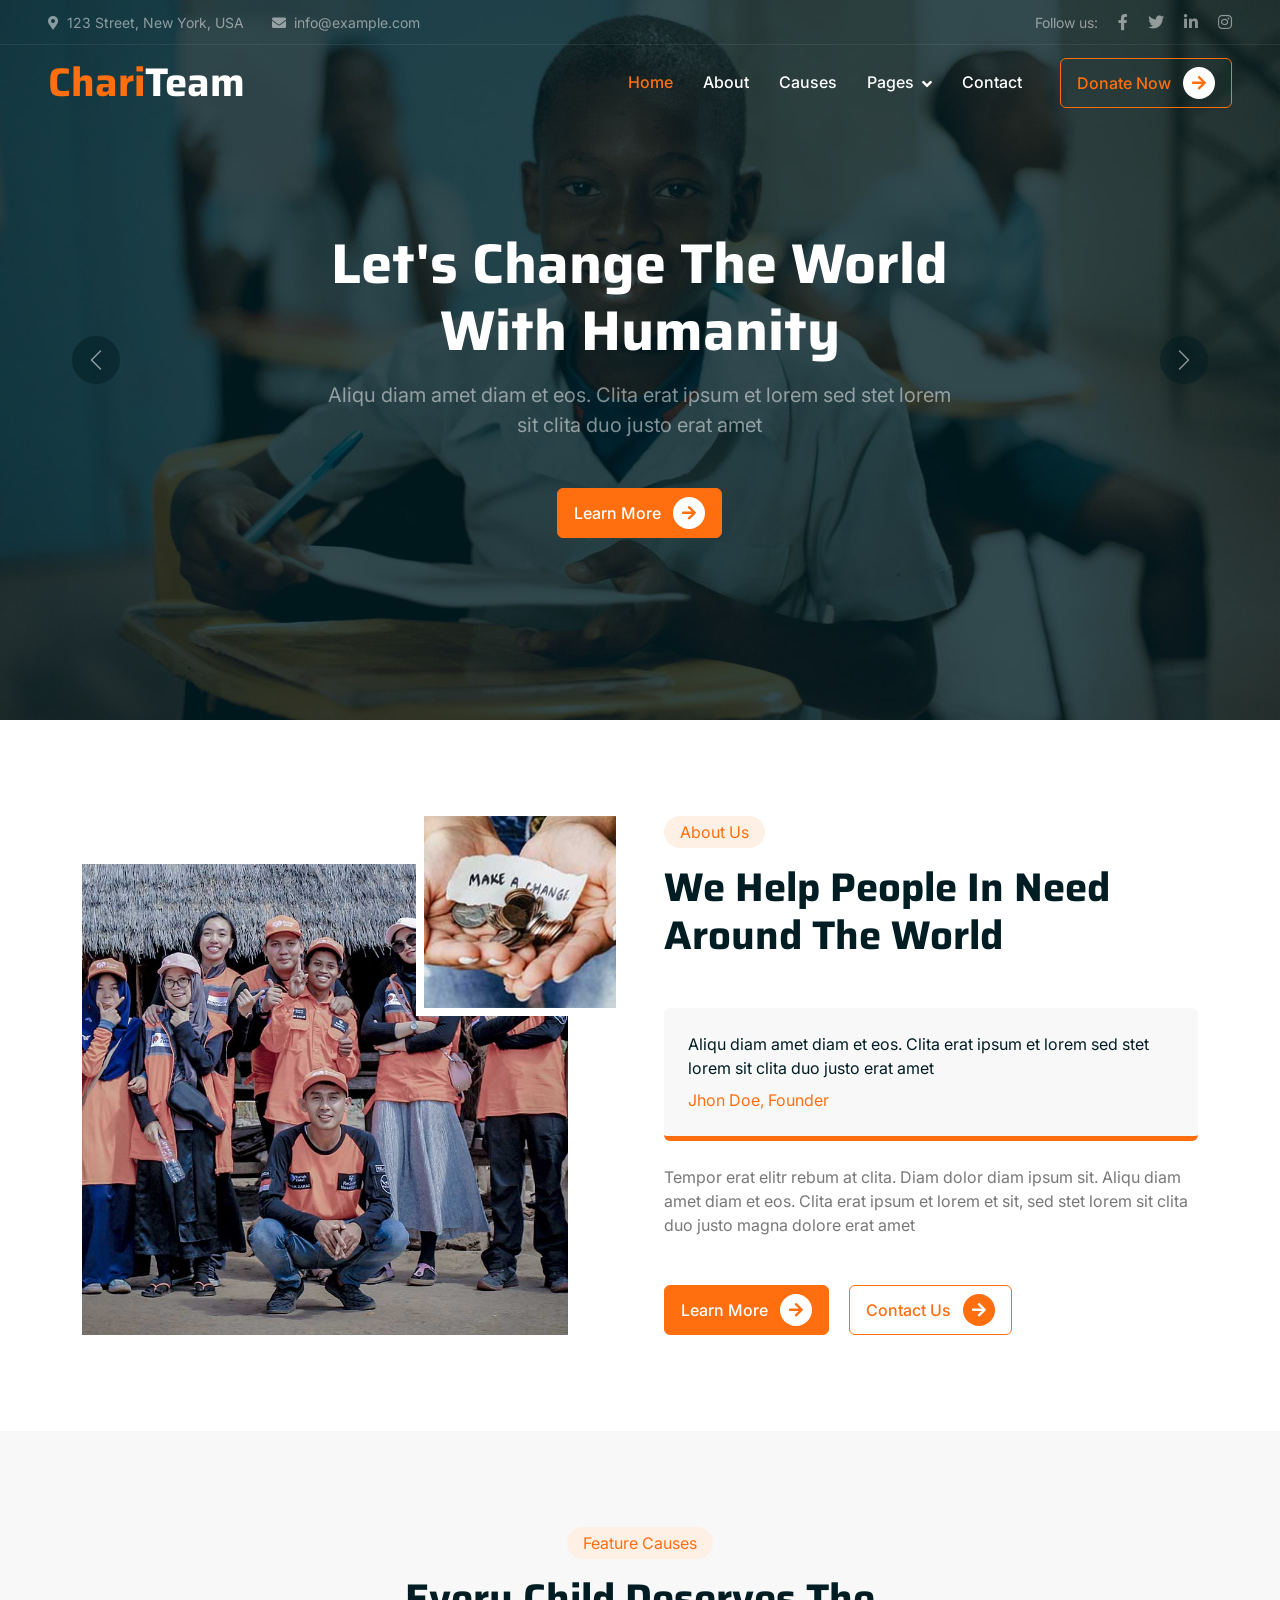
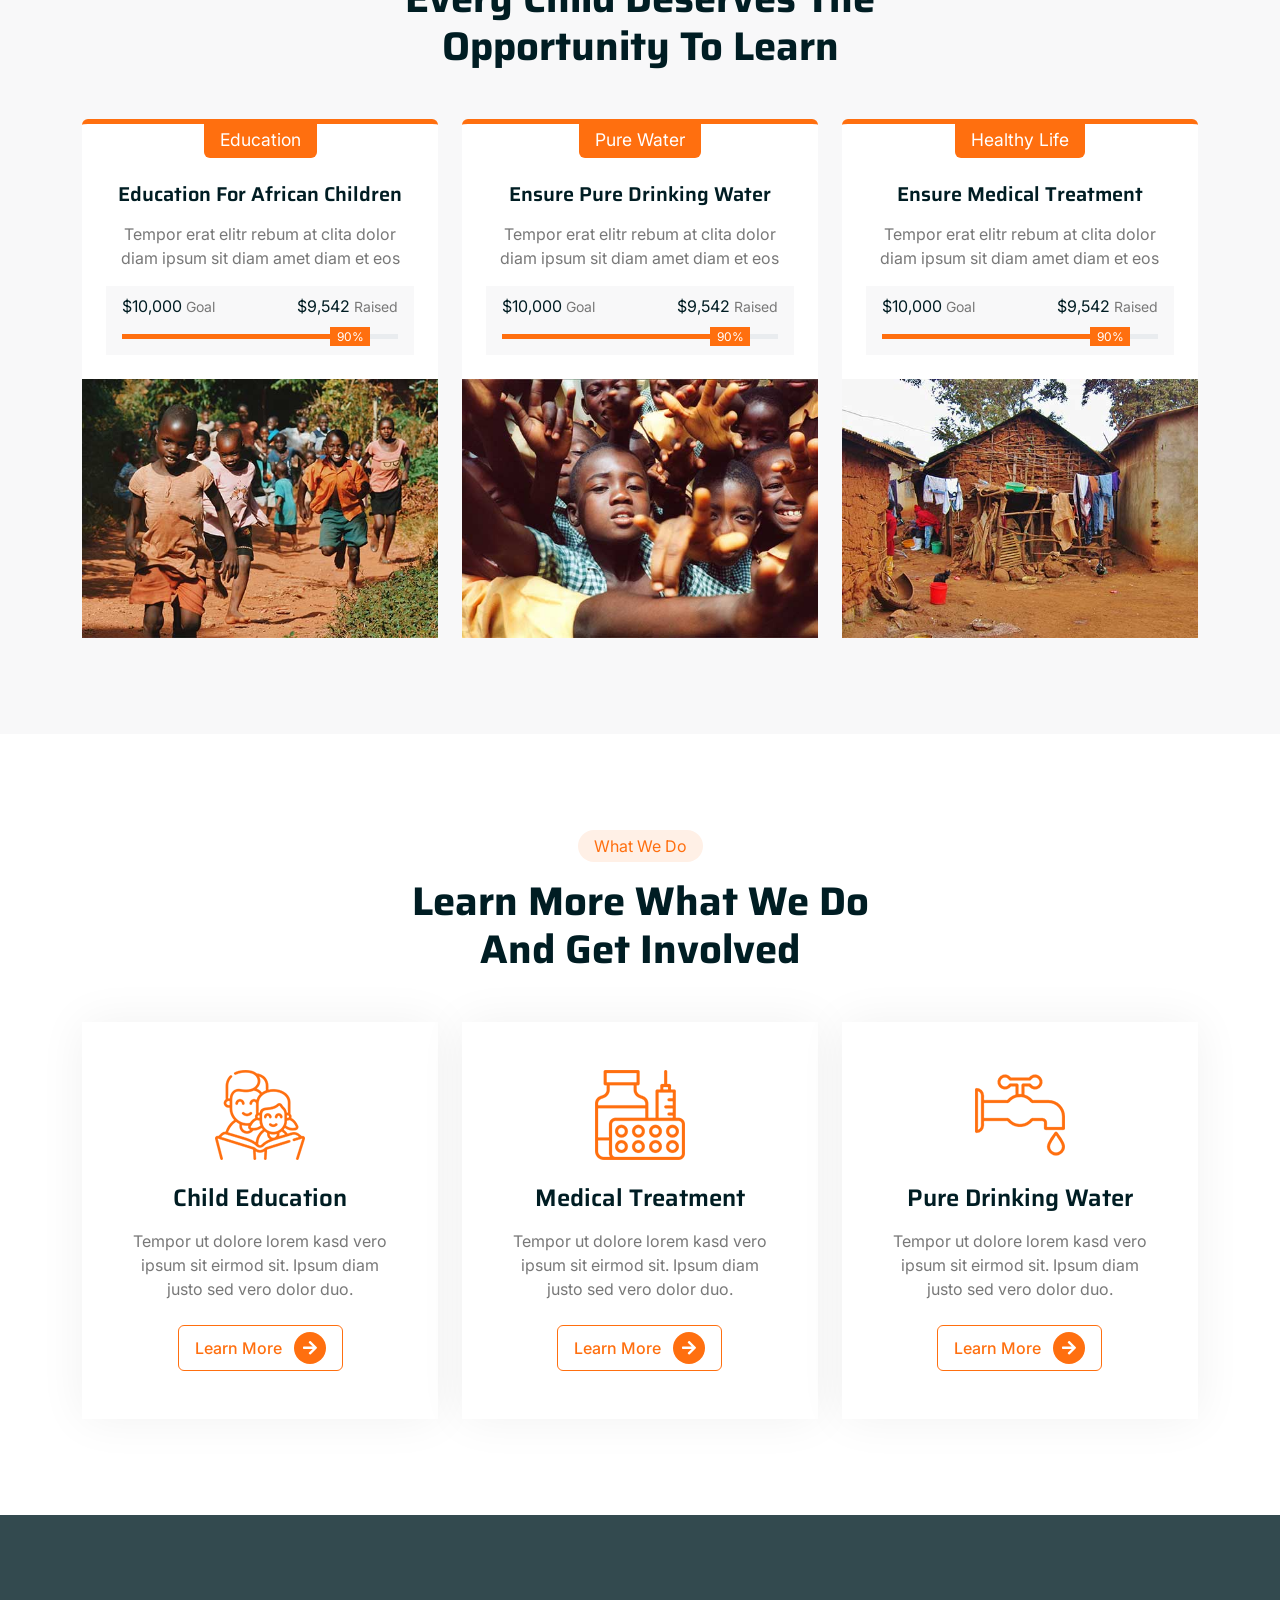
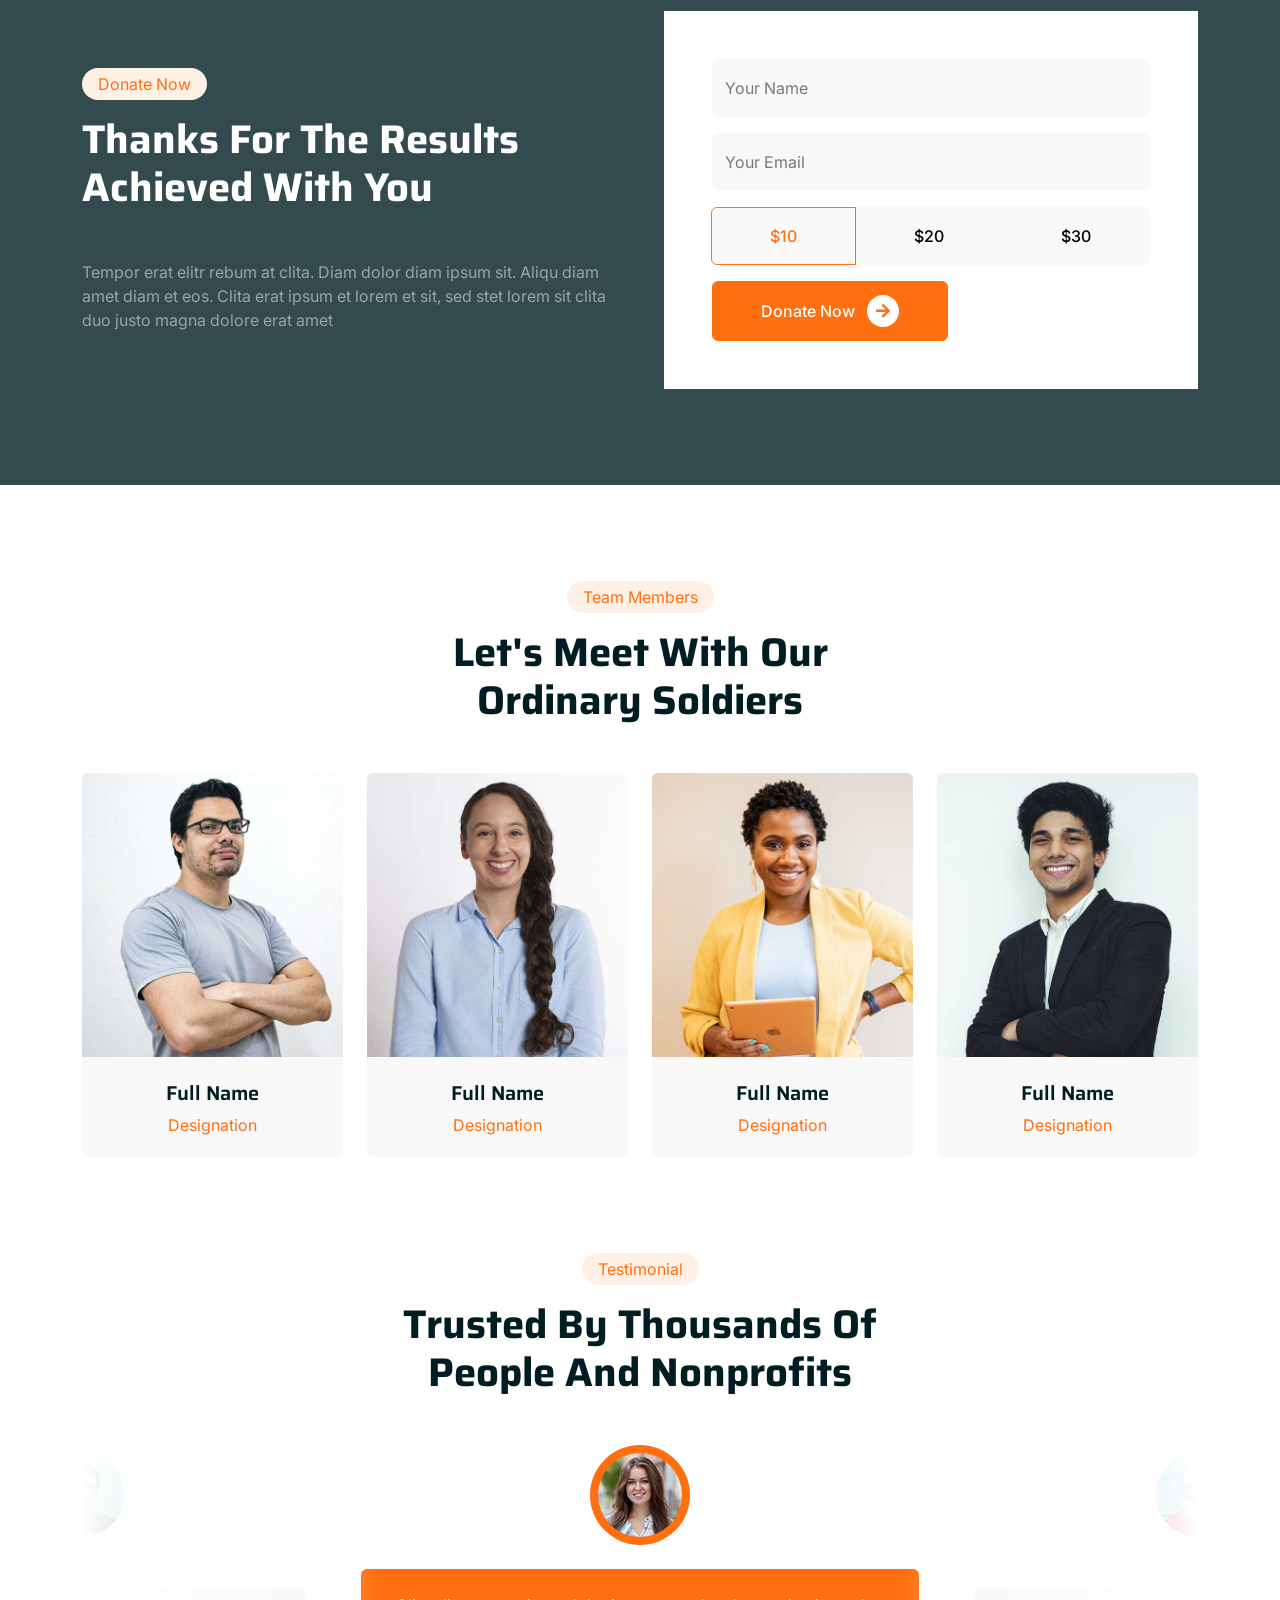
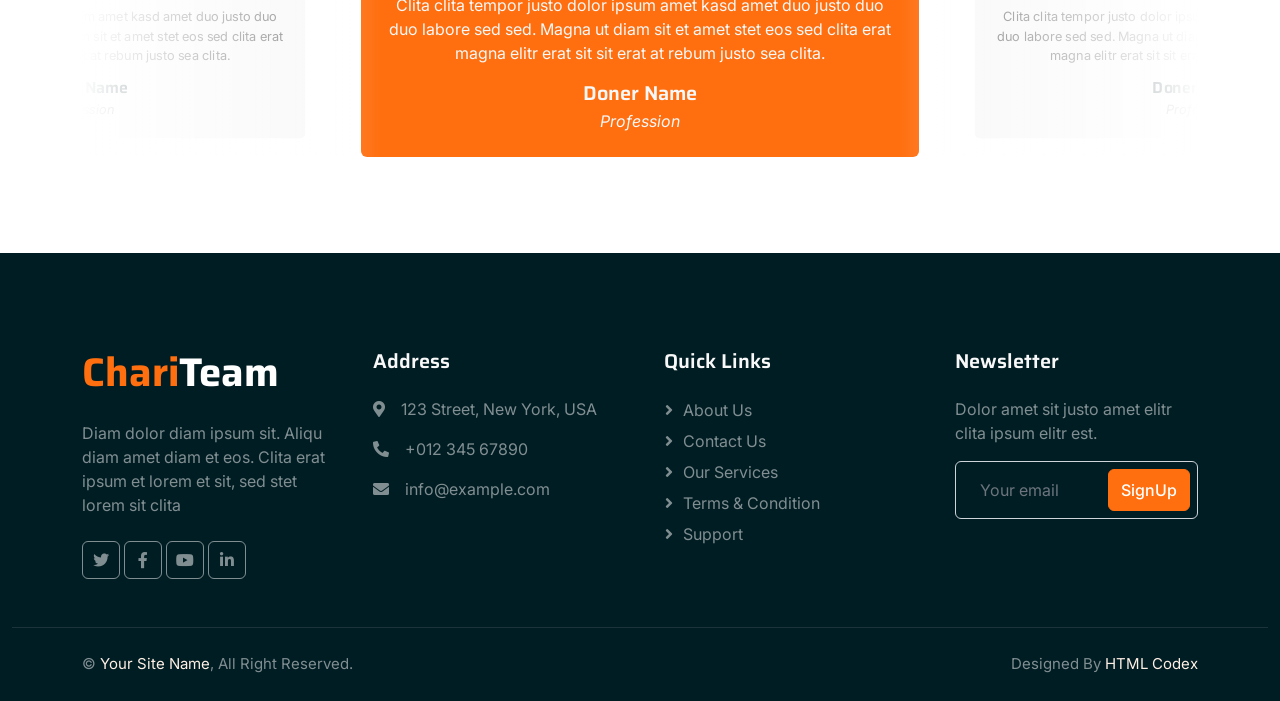
<file: chariteam-1.0.0/index.html>
<!DOCTYPE html>
<html lang="en">

<head>
    <meta charset="utf-8">
    <title>ChariTeam - Free Nonprofit Website Template</title>
    <meta content="width=device-width, initial-scale=1.0" name="viewport">
    <meta content="" name="keywords">
    <meta content="" name="description">

    <!-- Favicon -->
    <link href="img/favicon.ico" rel="icon">

    <!-- Google Web Fonts -->
    <link rel="preconnect" href="https://fonts.googleapis.com">
    <link rel="preconnect" href="https://fonts.gstatic.com" crossorigin>
    <link href="https://fonts.googleapis.com/css2?family=Inter:wght@400;500;600&family=Saira:wght@500;600;700&display=swap" rel="stylesheet"> 

    <!-- Icon Font Stylesheet -->
    <link href="https://cdnjs.cloudflare.com/ajax/libs/font-awesome/5.10.0/css/all.min.css" rel="stylesheet">
    <link href="https://cdn.jsdelivr.net/npm/bootstrap-icons@1.4.1/font/bootstrap-icons.css" rel="stylesheet">

    <!-- Libraries Stylesheet -->
    <link href="lib/animate/animate.min.css" rel="stylesheet">
    <link href="lib/owlcarousel/assets/owl.carousel.min.css" rel="stylesheet">

    <!-- Customized Bootstrap Stylesheet -->
    <link href="css/bootstrap.min.css" rel="stylesheet">

    <!-- Template Stylesheet -->
    <link href="css/style.css" rel="stylesheet">
</head>

<body>
    <!-- Spinner Start -->
    <div id="spinner" class="show bg-white position-fixed translate-middle w-100 vh-100 top-50 start-50 d-flex align-items-center justify-content-center">
        <div class="spinner-grow text-primary" role="status"></div>
    </div>
    <!-- Spinner End -->


    <!-- Navbar Start -->
    <div class="container-fluid fixed-top px-0 wow fadeIn" data-wow-delay="0.1s">
        <div class="top-bar text-white-50 row gx-0 align-items-center d-none d-lg-flex">
            <div class="col-lg-6 px-5 text-start">
                <small><i class="fa fa-map-marker-alt me-2"></i>123 Street, New York, USA</small>
                <small class="ms-4"><i class="fa fa-envelope me-2"></i>info@example.com</small>
            </div>
            <div class="col-lg-6 px-5 text-end">
                <small>Follow us:</small>
                <a class="text-white-50 ms-3" href=""><i class="fab fa-facebook-f"></i></a>
                <a class="text-white-50 ms-3" href=""><i class="fab fa-twitter"></i></a>
                <a class="text-white-50 ms-3" href=""><i class="fab fa-linkedin-in"></i></a>
                <a class="text-white-50 ms-3" href=""><i class="fab fa-instagram"></i></a>
            </div>
        </div>

        <nav class="navbar navbar-expand-lg navbar-dark py-lg-0 px-lg-5 wow fadeIn" data-wow-delay="0.1s">
            <a href="index.html" class="navbar-brand ms-4 ms-lg-0">
                <h1 class="fw-bold text-primary m-0">Chari<span class="text-white">Team</span></h1>
            </a>
            <button type="button" class="navbar-toggler me-4" data-bs-toggle="collapse" data-bs-target="#navbarCollapse">
                <span class="navbar-toggler-icon"></span>
            </button>
            <div class="collapse navbar-collapse" id="navbarCollapse">
                <div class="navbar-nav ms-auto p-4 p-lg-0">
                    <a href="index.html" class="nav-item nav-link active">Home</a>
                    <a href="about.html" class="nav-item nav-link">About</a>
                    <a href="causes.html" class="nav-item nav-link">Causes</a>
                    <div class="nav-item dropdown">
                        <a href="#" class="nav-link dropdown-toggle" data-bs-toggle="dropdown">Pages</a>
                        <div class="dropdown-menu m-0">
                            <a href="service.html" class="dropdown-item">Service</a>
                            <a href="donate.html" class="dropdown-item">Donate</a>
                            <a href="team.html" class="dropdown-item">Our Team</a>
                            <a href="testimonial.html" class="dropdown-item">Testimonial</a>
                            <a href="404.html" class="dropdown-item">404 Page</a>
                        </div>
                    </div>
                    <a href="contact.html" class="nav-item nav-link">Contact</a>
                </div>
                <div class="d-none d-lg-flex ms-2">
                    <a class="btn btn-outline-primary py-2 px-3" href="">
                        Donate Now
                        <div class="d-inline-flex btn-sm-square bg-white text-primary rounded-circle ms-2">
                            <i class="fa fa-arrow-right"></i>
                        </div>
                    </a>
                </div>
            </div>
        </nav>
    </div>
    <!-- Navbar End -->


    <!-- Carousel Start -->
    <div class="container-fluid p-0 mb-5">
        <div id="header-carousel" class="carousel slide" data-bs-ride="carousel">
            <div class="carousel-inner">
                <div class="carousel-item active">
                    <img class="w-100" src="img/carousel-1.jpg" alt="Image">
                    <div class="carousel-caption">
                        <div class="container">
                            <div class="row justify-content-center">
                                <div class="col-lg-7 pt-5">
                                    <h1 class="display-4 text-white mb-3 animated slideInDown">Let's Change The World With Humanity</h1>
                                    <p class="fs-5 text-white-50 mb-5 animated slideInDown">Aliqu diam amet diam et eos. Clita erat ipsum et lorem sed stet lorem sit clita duo justo erat amet</p>
                                    <a class="btn btn-primary py-2 px-3 animated slideInDown" href="">
                                        Learn More
                                        <div class="d-inline-flex btn-sm-square bg-white text-primary rounded-circle ms-2">
                                            <i class="fa fa-arrow-right"></i>
                                        </div>
                                    </a>
                                </div>
                            </div>
                        </div>
                    </div>
                </div>
                <div class="carousel-item">
                    <img class="w-100" src="img/carousel-2.jpg" alt="Image">
                    <div class="carousel-caption">
                        <div class="container">
                            <div class="row justify-content-center">
                                <div class="col-lg-7 pt-5">
                                    <h1 class="display-4 text-white mb-3 animated slideInDown">Let's Save More Lifes With Our Helping Hand</h1>
                                    <p class="fs-5 text-white-50 mb-5 animated slideInDown">Aliqu diam amet diam et eos. Clita erat ipsum et lorem sed stet lorem sit clita duo justo erat amet</p>
                                    <a class="btn btn-primary py-2 px-3 animated slideInDown" href="">
                                        Learn More
                                        <div class="d-inline-flex btn-sm-square bg-white text-primary rounded-circle ms-2">
                                            <i class="fa fa-arrow-right"></i>
                                        </div>
                                    </a>
                                </div>
                            </div>
                        </div>
                    </div>
                </div>
            </div>
            <button class="carousel-control-prev" type="button" data-bs-target="#header-carousel"
                data-bs-slide="prev">
                <span class="carousel-control-prev-icon" aria-hidden="true"></span>
                <span class="visually-hidden">Previous</span>
            </button>
            <button class="carousel-control-next" type="button" data-bs-target="#header-carousel"
                data-bs-slide="next">
                <span class="carousel-control-next-icon" aria-hidden="true"></span>
                <span class="visually-hidden">Next</span>
            </button>
        </div>
    </div>
    <!-- Carousel End -->


    <!-- About Start -->
    <div class="container-xxl py-5">
        <div class="container">
            <div class="row g-5">
                <div class="col-lg-6 wow fadeInUp" data-wow-delay="0.1s">
                    <div class="position-relative overflow-hidden h-100" style="min-height: 400px;">
                        <img class="position-absolute w-100 h-100 pt-5 pe-5" src="img/about-1.jpg" alt="" style="object-fit: cover;">
                        <img class="position-absolute top-0 end-0 bg-white ps-2 pb-2" src="img/about-2.jpg" alt="" style="width: 200px; height: 200px;">
                    </div>
                </div>
                <div class="col-lg-6 wow fadeInUp" data-wow-delay="0.5s">
                    <div class="h-100">
                        <div class="d-inline-block rounded-pill bg-secondary text-primary py-1 px-3 mb-3">About Us</div>
                        <h1 class="display-6 mb-5">We Help People In Need Around The World</h1>
                        <div class="bg-light border-bottom border-5 border-primary rounded p-4 mb-4">
                            <p class="text-dark mb-2">Aliqu diam amet diam et eos. Clita erat ipsum et lorem sed stet lorem sit clita duo justo erat amet</p>
                            <span class="text-primary">Jhon Doe, Founder</span>
                        </div>
                        <p class="mb-5">Tempor erat elitr rebum at clita. Diam dolor diam ipsum sit. Aliqu diam amet diam et eos. Clita erat ipsum et lorem et sit, sed stet lorem sit clita duo justo magna dolore erat amet</p>
                        <a class="btn btn-primary py-2 px-3 me-3" href="">
                            Learn More
                            <div class="d-inline-flex btn-sm-square bg-white text-primary rounded-circle ms-2">
                                <i class="fa fa-arrow-right"></i>
                            </div>
                        </a>
                        <a class="btn btn-outline-primary py-2 px-3" href="">
                            Contact Us
                            <div class="d-inline-flex btn-sm-square bg-primary text-white rounded-circle ms-2">
                                <i class="fa fa-arrow-right"></i>
                            </div>
                        </a>
                    </div>
                </div>
            </div>
        </div>
    </div>
    <!-- About End -->


    <!-- Causes Start -->
    <div class="container-xxl bg-light my-5 py-5">
        <div class="container py-5">
            <div class="text-center mx-auto mb-5 wow fadeInUp" data-wow-delay="0.1s" style="max-width: 500px;">
                <div class="d-inline-block rounded-pill bg-secondary text-primary py-1 px-3 mb-3">Feature Causes</div>
                <h1 class="display-6 mb-5">Every Child Deserves The Opportunity To Learn</h1>
            </div>
            <div class="row g-4 justify-content-center">
                <div class="col-lg-4 col-md-6 wow fadeInUp" data-wow-delay="0.1s">
                    <div class="causes-item d-flex flex-column bg-white border-top border-5 border-primary rounded-top overflow-hidden h-100">
                        <div class="text-center p-4 pt-0">
                            <div class="d-inline-block bg-primary text-white rounded-bottom fs-5 pb-1 px-3 mb-4">
                                <small>Education</small>
                            </div>
                            <h5 class="mb-3">Education For African Children</h5>
                            <p>Tempor erat elitr rebum at clita dolor diam ipsum sit diam amet diam et eos</p>
                            <div class="causes-progress bg-light p-3 pt-2">
                                <div class="d-flex justify-content-between">
                                    <p class="text-dark">$10,000 <small class="text-body">Goal</small></p>
                                    <p class="text-dark">$9,542 <small class="text-body">Raised</small></p>
                                </div>
                                <div class="progress">
                                    <div class="progress-bar" role="progressbar" aria-valuenow="90" aria-valuemin="0" aria-valuemax="100">
                                        <span>90%</span>
                                    </div>
                                </div>
                            </div>
                        </div>
                        <div class="position-relative mt-auto">
                            <img class="img-fluid" src="img/courses-1.jpg" alt="">
                            <div class="causes-overlay">
                                <a class="btn btn-outline-primary" href="">
                                    Read More
                                    <div class="d-inline-flex btn-sm-square bg-primary text-white rounded-circle ms-2">
                                        <i class="fa fa-arrow-right"></i>
                                    </div>
                                </a>
                            </div>
                        </div>
                    </div>
                </div>
                <div class="col-lg-4 col-md-6 wow fadeInUp" data-wow-delay="0.3s">
                    <div class="causes-item d-flex flex-column bg-white border-top border-5 border-primary rounded-top overflow-hidden h-100">
                        <div class="text-center p-4 pt-0">
                            <div class="d-inline-block bg-primary text-white rounded-bottom fs-5 pb-1 px-3 mb-4">
                                <small>Pure Water</small>
                            </div>
                            <h5 class="mb-3">Ensure Pure Drinking Water</h5>
                            <p>Tempor erat elitr rebum at clita dolor diam ipsum sit diam amet diam et eos</p>
                            <div class="causes-progress bg-light p-3 pt-2">
                                <div class="d-flex justify-content-between">
                                    <p class="text-dark">$10,000 <small class="text-body">Goal</small></p>
                                    <p class="text-dark">$9,542 <small class="text-body">Raised</small></p>
                                </div>
                                <div class="progress">
                                    <div class="progress-bar" role="progressbar" aria-valuenow="90" aria-valuemin="0" aria-valuemax="100">
                                        <span>90%</span>
                                    </div>
                                </div>
                            </div>
                        </div>
                        <div class="position-relative mt-auto">
                            <img class="img-fluid" src="img/courses-2.jpg" alt="">
                            <div class="causes-overlay">
                                <a class="btn btn-outline-primary" href="">
                                    Read More
                                    <div class="d-inline-flex btn-sm-square bg-primary text-white rounded-circle ms-2">
                                        <i class="fa fa-arrow-right"></i>
                                    </div>
                                </a>
                            </div>
                        </div>
                    </div>
                </div>
                <div class="col-lg-4 col-md-6 wow fadeInUp" data-wow-delay="0.5s">
                    <div class="causes-item d-flex flex-column bg-white border-top border-5 border-primary rounded-top overflow-hidden h-100">
                        <div class="text-center p-4 pt-0">
                            <div class="d-inline-block bg-primary text-white rounded-bottom fs-5 pb-1 px-3 mb-4">
                                <small>Healthy Life</small>
                            </div>
                            <h5 class="mb-3">Ensure Medical Treatment</h5>
                            <p>Tempor erat elitr rebum at clita dolor diam ipsum sit diam amet diam et eos</p>
                            <div class="causes-progress bg-light p-3 pt-2">
                                <div class="d-flex justify-content-between">
                                    <p class="text-dark">$10,000 <small class="text-body">Goal</small></p>
                                    <p class="text-dark">$9,542 <small class="text-body">Raised</small></p>
                                </div>
                                <div class="progress">
                                    <div class="progress-bar" role="progressbar" aria-valuenow="90" aria-valuemin="0" aria-valuemax="100">
                                        <span>90%</span>
                                    </div>
                                </div>
                            </div>
                        </div>
                        <div class="position-relative mt-auto">
                            <img class="img-fluid" src="img/courses-3.jpg" alt="">
                            <div class="causes-overlay">
                                <a class="btn btn-outline-primary" href="">
                                    Read More
                                    <div class="d-inline-flex btn-sm-square bg-primary text-white rounded-circle ms-2">
                                        <i class="fa fa-arrow-right"></i>
                                    </div>
                                </a>
                            </div>
                        </div>
                    </div>
                </div>
            </div>
        </div>
    </div>
    <!-- Causes End -->


    <!-- Service Start -->
    <div class="container-xxl py-5">
        <div class="container">
            <div class="text-center mx-auto mb-5 wow fadeInUp" data-wow-delay="0.1s" style="max-width: 500px;">
                <div class="d-inline-block rounded-pill bg-secondary text-primary py-1 px-3 mb-3">What We Do</div>
                <h1 class="display-6 mb-5">Learn More What We Do And Get Involved</h1>
            </div>
            <div class="row g-4 justify-content-center">
                <div class="col-lg-4 col-md-6 wow fadeInUp" data-wow-delay="0.1s">
                    <div class="service-item bg-white text-center h-100 p-4 p-xl-5">
                        <img class="img-fluid mb-4" src="img/icon-1.png" alt="">
                        <h4 class="mb-3">Child Education</h4>
                        <p class="mb-4">Tempor ut dolore lorem kasd vero ipsum sit eirmod sit. Ipsum diam justo sed vero dolor duo.</p>
                        <a class="btn btn-outline-primary px-3" href="">
                            Learn More
                            <div class="d-inline-flex btn-sm-square bg-primary text-white rounded-circle ms-2">
                                <i class="fa fa-arrow-right"></i>
                            </div>
                        </a>
                    </div>
                </div>
                <div class="col-lg-4 col-md-6 wow fadeInUp" data-wow-delay="0.3s">
                    <div class="service-item bg-white text-center h-100 p-4 p-xl-5">
                        <img class="img-fluid mb-4" src="img/icon-2.png" alt="">
                        <h4 class="mb-3">Medical Treatment</h4>
                        <p class="mb-4">Tempor ut dolore lorem kasd vero ipsum sit eirmod sit. Ipsum diam justo sed vero dolor duo.</p>
                        <a class="btn btn-outline-primary px-3" href="">
                            Learn More
                            <div class="d-inline-flex btn-sm-square bg-primary text-white rounded-circle ms-2">
                                <i class="fa fa-arrow-right"></i>
                            </div>
                        </a>
                    </div>
                </div>
                <div class="col-lg-4 col-md-6 wow fadeInUp" data-wow-delay="0.5s">
                    <div class="service-item bg-white text-center h-100 p-4 p-xl-5">
                        <img class="img-fluid mb-4" src="img/icon-3.png" alt="">
                        <h4 class="mb-3">Pure Drinking Water</h4>
                        <p class="mb-4">Tempor ut dolore lorem kasd vero ipsum sit eirmod sit. Ipsum diam justo sed vero dolor duo.</p>
                        <a class="btn btn-outline-primary px-3" href="">
                            Learn More
                            <div class="d-inline-flex btn-sm-square bg-primary text-white rounded-circle ms-2">
                                <i class="fa fa-arrow-right"></i>
                            </div>
                        </a>
                    </div>
                </div>
            </div>
        </div>
    </div>
    <!-- Service End -->


    <!-- Donate Start -->
    <div class="container-fluid donate my-5 py-5" data-parallax="scroll" data-image-src="img/carousel-2.jpg">
        <div class="container py-5">
            <div class="row g-5 align-items-center">
                <div class="col-lg-6 wow fadeIn" data-wow-delay="0.1s">
                    <div class="d-inline-block rounded-pill bg-secondary text-primary py-1 px-3 mb-3">Donate Now</div>
                    <h1 class="display-6 text-white mb-5">Thanks For The Results Achieved With You</h1>
                    <p class="text-white-50 mb-0">Tempor erat elitr rebum at clita. Diam dolor diam ipsum sit. Aliqu diam amet diam et eos. Clita erat ipsum et lorem et sit, sed stet lorem sit clita duo justo magna dolore erat amet</p>
                </div>
                <div class="col-lg-6 wow fadeIn" data-wow-delay="0.5s">
                    <div class="h-100 bg-white p-5">
                        <form>
                            <div class="row g-3">
                                <div class="col-12">
                                    <div class="form-floating">
                                        <input type="text" class="form-control bg-light border-0" id="name" placeholder="Your Name">
                                        <label for="name">Your Name</label>
                                    </div>
                                </div>
                                <div class="col-12">
                                    <div class="form-floating">
                                        <input type="email" class="form-control bg-light border-0" id="email" placeholder="Your Email">
                                        <label for="email">Your Email</label>
                                    </div>
                                </div>
                                <div class="col-12">
                                    <div class="btn-group d-flex justify-content-around">
                                        <input type="radio" class="btn-check" name="btnradio" id="btnradio1" checked>
                                        <label class="btn btn-light py-3" for="btnradio1">$10</label>

                                        <input type="radio" class="btn-check" name="btnradio" id="btnradio2">
                                        <label class="btn btn-light py-3" for="btnradio2">$20</label>

                                        <input type="radio" class="btn-check" name="btnradio" id="btnradio3">
                                        <label class="btn btn-light py-3" for="btnradio3">$30</label>
                                    </div>
                                </div>
                                <div class="col-12">
                                    <button class="btn btn-primary px-5" style="height: 60px;">
                                        Donate Now
                                        <div class="d-inline-flex btn-sm-square bg-white text-primary rounded-circle ms-2">
                                            <i class="fa fa-arrow-right"></i>
                                        </div>
                                    </button>
                                </div>
                            </div>
                        </form>
                    </div>
                </div>
            </div>
        </div>
    </div>
    <!-- Donate End -->


    <!-- Team Start -->
    <div class="container-xxl py-5">
        <div class="container">
            <div class="text-center mx-auto mb-5 wow fadeInUp" data-wow-delay="0.1s" style="max-width: 500px;">
                <div class="d-inline-block rounded-pill bg-secondary text-primary py-1 px-3 mb-3">Team Members</div>
                <h1 class="display-6 mb-5">Let's Meet With Our Ordinary Soldiers</h1>
            </div>
            <div class="row g-4">
                <div class="col-lg-3 col-md-6 wow fadeInUp" data-wow-delay="0.1s">
                    <div class="team-item position-relative rounded overflow-hidden">
                        <div class="overflow-hidden">
                            <img class="img-fluid" src="img/team-1.jpg" alt="">
                        </div>
                        <div class="team-text bg-light text-center p-4">
                            <h5>Full Name</h5>
                            <p class="text-primary">Designation</p>
                            <div class="team-social text-center">
                                <a class="btn btn-square" href=""><i class="fab fa-facebook-f"></i></a>
                                <a class="btn btn-square" href=""><i class="fab fa-twitter"></i></a>
                                <a class="btn btn-square" href=""><i class="fab fa-instagram"></i></a>
                            </div>
                        </div>
                    </div>
                </div>
                <div class="col-lg-3 col-md-6 wow fadeInUp" data-wow-delay="0.3s">
                    <div class="team-item position-relative rounded overflow-hidden">
                        <div class="overflow-hidden">
                            <img class="img-fluid" src="img/team-2.jpg" alt="">
                        </div>
                        <div class="team-text bg-light text-center p-4">
                            <h5>Full Name</h5>
                            <p class="text-primary">Designation</p>
                            <div class="team-social text-center">
                                <a class="btn btn-square" href=""><i class="fab fa-facebook-f"></i></a>
                                <a class="btn btn-square" href=""><i class="fab fa-twitter"></i></a>
                                <a class="btn btn-square" href=""><i class="fab fa-instagram"></i></a>
                            </div>
                        </div>
                    </div>
                </div>
                <div class="col-lg-3 col-md-6 wow fadeInUp" data-wow-delay="0.5s">
                    <div class="team-item position-relative rounded overflow-hidden">
                        <div class="overflow-hidden">
                            <img class="img-fluid" src="img/team-3.jpg" alt="">
                        </div>
                        <div class="team-text bg-light text-center p-4">
                            <h5>Full Name</h5>
                            <p class="text-primary">Designation</p>
                            <div class="team-social text-center">
                                <a class="btn btn-square" href=""><i class="fab fa-facebook-f"></i></a>
                                <a class="btn btn-square" href=""><i class="fab fa-twitter"></i></a>
                                <a class="btn btn-square" href=""><i class="fab fa-instagram"></i></a>
                            </div>
                        </div>
                    </div>
                </div>
                <div class="col-lg-3 col-md-6 wow fadeInUp" data-wow-delay="0.7s">
                    <div class="team-item position-relative rounded overflow-hidden">
                        <div class="overflow-hidden">
                            <img class="img-fluid" src="img/team-4.jpg" alt="">
                        </div>
                        <div class="team-text bg-light text-center p-4">
                            <h5>Full Name</h5>
                            <p class="text-primary">Designation</p>
                            <div class="team-social text-center">
                                <a class="btn btn-square" href=""><i class="fab fa-facebook-f"></i></a>
                                <a class="btn btn-square" href=""><i class="fab fa-twitter"></i></a>
                                <a class="btn btn-square" href=""><i class="fab fa-instagram"></i></a>
                            </div>
                        </div>
                    </div>
                </div>
            </div>
        </div>
    </div>
    <!-- Team End -->


    <!-- Testimonial Start -->
    <div class="container-xxl py-5">
        <div class="container">
            <div class="text-center mx-auto mb-5 wow fadeInUp" data-wow-delay="0.1s" style="max-width: 500px;">
                <div class="d-inline-block rounded-pill bg-secondary text-primary py-1 px-3 mb-3">Testimonial</div>
                <h1 class="display-6 mb-5">Trusted By Thousands Of People And Nonprofits</h1>
            </div>
            <div class="owl-carousel testimonial-carousel wow fadeInUp" data-wow-delay="0.1s">
                <div class="testimonial-item text-center">
                    <img class="img-fluid bg-light rounded-circle p-2 mx-auto mb-4" src="img/testimonial-1.jpg" style="width: 100px; height: 100px;">
                    <div class="testimonial-text rounded text-center p-4">
                        <p>Clita clita tempor justo dolor ipsum amet kasd amet duo justo duo duo labore sed sed. Magna ut diam sit et amet stet eos sed clita erat magna elitr erat sit sit erat at rebum justo sea clita.</p>
                        <h5 class="mb-1">Doner Name</h5>
                        <span class="fst-italic">Profession</span>
                    </div>
                </div>
                <div class="testimonial-item text-center">
                    <img class="img-fluid bg-light rounded-circle p-2 mx-auto mb-4" src="img/testimonial-2.jpg" style="width: 100px; height: 100px;">
                    <div class="testimonial-text rounded text-center p-4">
                        <p>Clita clita tempor justo dolor ipsum amet kasd amet duo justo duo duo labore sed sed. Magna ut diam sit et amet stet eos sed clita erat magna elitr erat sit sit erat at rebum justo sea clita.</p>
                        <h5 class="mb-1">Doner Name</h5>
                        <span class="fst-italic">Profession</span>
                    </div>
                </div>
                <div class="testimonial-item text-center">
                    <img class="img-fluid bg-light rounded-circle p-2 mx-auto mb-4" src="img/testimonial-3.jpg" style="width: 100px; height: 100px;">
                    <div class="testimonial-text rounded text-center p-4">
                        <p>Clita clita tempor justo dolor ipsum amet kasd amet duo justo duo duo labore sed sed. Magna ut diam sit et amet stet eos sed clita erat magna elitr erat sit sit erat at rebum justo sea clita.</p>
                        <h5 class="mb-1">Doner Name</h5>
                        <span class="fst-italic">Profession</span>
                    </div>
                </div>
            </div>
        </div>
    </div>
    <!-- Testimonial End -->


    <!-- Footer Start -->
    <div class="container-fluid bg-dark text-white-50 footer mt-5 pt-5 wow fadeIn" data-wow-delay="0.1s">
        <div class="container py-5">
            <div class="row g-5">
                <div class="col-lg-3 col-md-6">
                    <h1 class="fw-bold text-primary mb-4">Chari<span class="text-white">Team</span></h1>
                    <p>Diam dolor diam ipsum sit. Aliqu diam amet diam et eos. Clita erat ipsum et lorem et sit, sed stet lorem sit clita</p>
                    <div class="d-flex pt-2">
                        <a class="btn btn-square me-1" href=""><i class="fab fa-twitter"></i></a>
                        <a class="btn btn-square me-1" href=""><i class="fab fa-facebook-f"></i></a>
                        <a class="btn btn-square me-1" href=""><i class="fab fa-youtube"></i></a>
                        <a class="btn btn-square me-0" href=""><i class="fab fa-linkedin-in"></i></a>
                    </div>
                </div>
                <div class="col-lg-3 col-md-6">
                    <h5 class="text-light mb-4">Address</h5>
                    <p><i class="fa fa-map-marker-alt me-3"></i>123 Street, New York, USA</p>
                    <p><i class="fa fa-phone-alt me-3"></i>+012 345 67890</p>
                    <p><i class="fa fa-envelope me-3"></i>info@example.com</p>
                </div>
                <div class="col-lg-3 col-md-6">
                    <h5 class="text-light mb-4">Quick Links</h5>
                    <a class="btn btn-link" href="">About Us</a>
                    <a class="btn btn-link" href="">Contact Us</a>
                    <a class="btn btn-link" href="">Our Services</a>
                    <a class="btn btn-link" href="">Terms & Condition</a>
                    <a class="btn btn-link" href="">Support</a>
                </div>
                <div class="col-lg-3 col-md-6">
                    <h5 class="text-light mb-4">Newsletter</h5>
                    <p>Dolor amet sit justo amet elitr clita ipsum elitr est.</p>
                    <div class="position-relative mx-auto" style="max-width: 400px;">
                        <input class="form-control bg-transparent w-100 py-3 ps-4 pe-5" type="text" placeholder="Your email">
                        <button type="button" class="btn btn-primary py-2 position-absolute top-0 end-0 mt-2 me-2">SignUp</button>
                    </div>
                </div>
            </div>
        </div>
        <div class="container-fluid copyright">
            <div class="container">
                <div class="row">
                    <div class="col-md-6 text-center text-md-start mb-3 mb-md-0">
                        &copy; <a href="#">Your Site Name</a>, All Right Reserved.
                    </div>
                    <div class="col-md-6 text-center text-md-end">
                        <!--/*** This template is free as long as you keep the footer author’s credit link/attribution link/backlink. If you'd like to use the template without the footer author’s credit link/attribution link/backlink, you can purchase the Credit Removal License from "https://htmlcodex.com/credit-removal". Thank you for your support. ***/-->
                        Designed By <a href="https://htmlcodex.com">HTML Codex</a>
                    </div>
                </div>
            </div>
        </div>
    </div>
    <!-- Footer End -->


    <!-- Back to Top -->
    <a href="#" class="btn btn-lg btn-primary btn-lg-square back-to-top"><i class="bi bi-arrow-up"></i></a>


    <!-- JavaScript Libraries -->
    <script src="https://code.jquery.com/jquery-3.4.1.min.js"></script>
    <script src="https://cdn.jsdelivr.net/npm/bootstrap@5.0.0/dist/js/bootstrap.bundle.min.js"></script>
    <script src="lib/wow/wow.min.js"></script>
    <script src="lib/easing/easing.min.js"></script>
    <script src="lib/waypoints/waypoints.min.js"></script>
    <script src="lib/owlcarousel/owl.carousel.min.js"></script>
    <script src="lib/parallax/parallax.min.js"></script>

    <!-- Template Javascript -->
    <script src="js/main.js"></script>
</body>

</html>
</file>
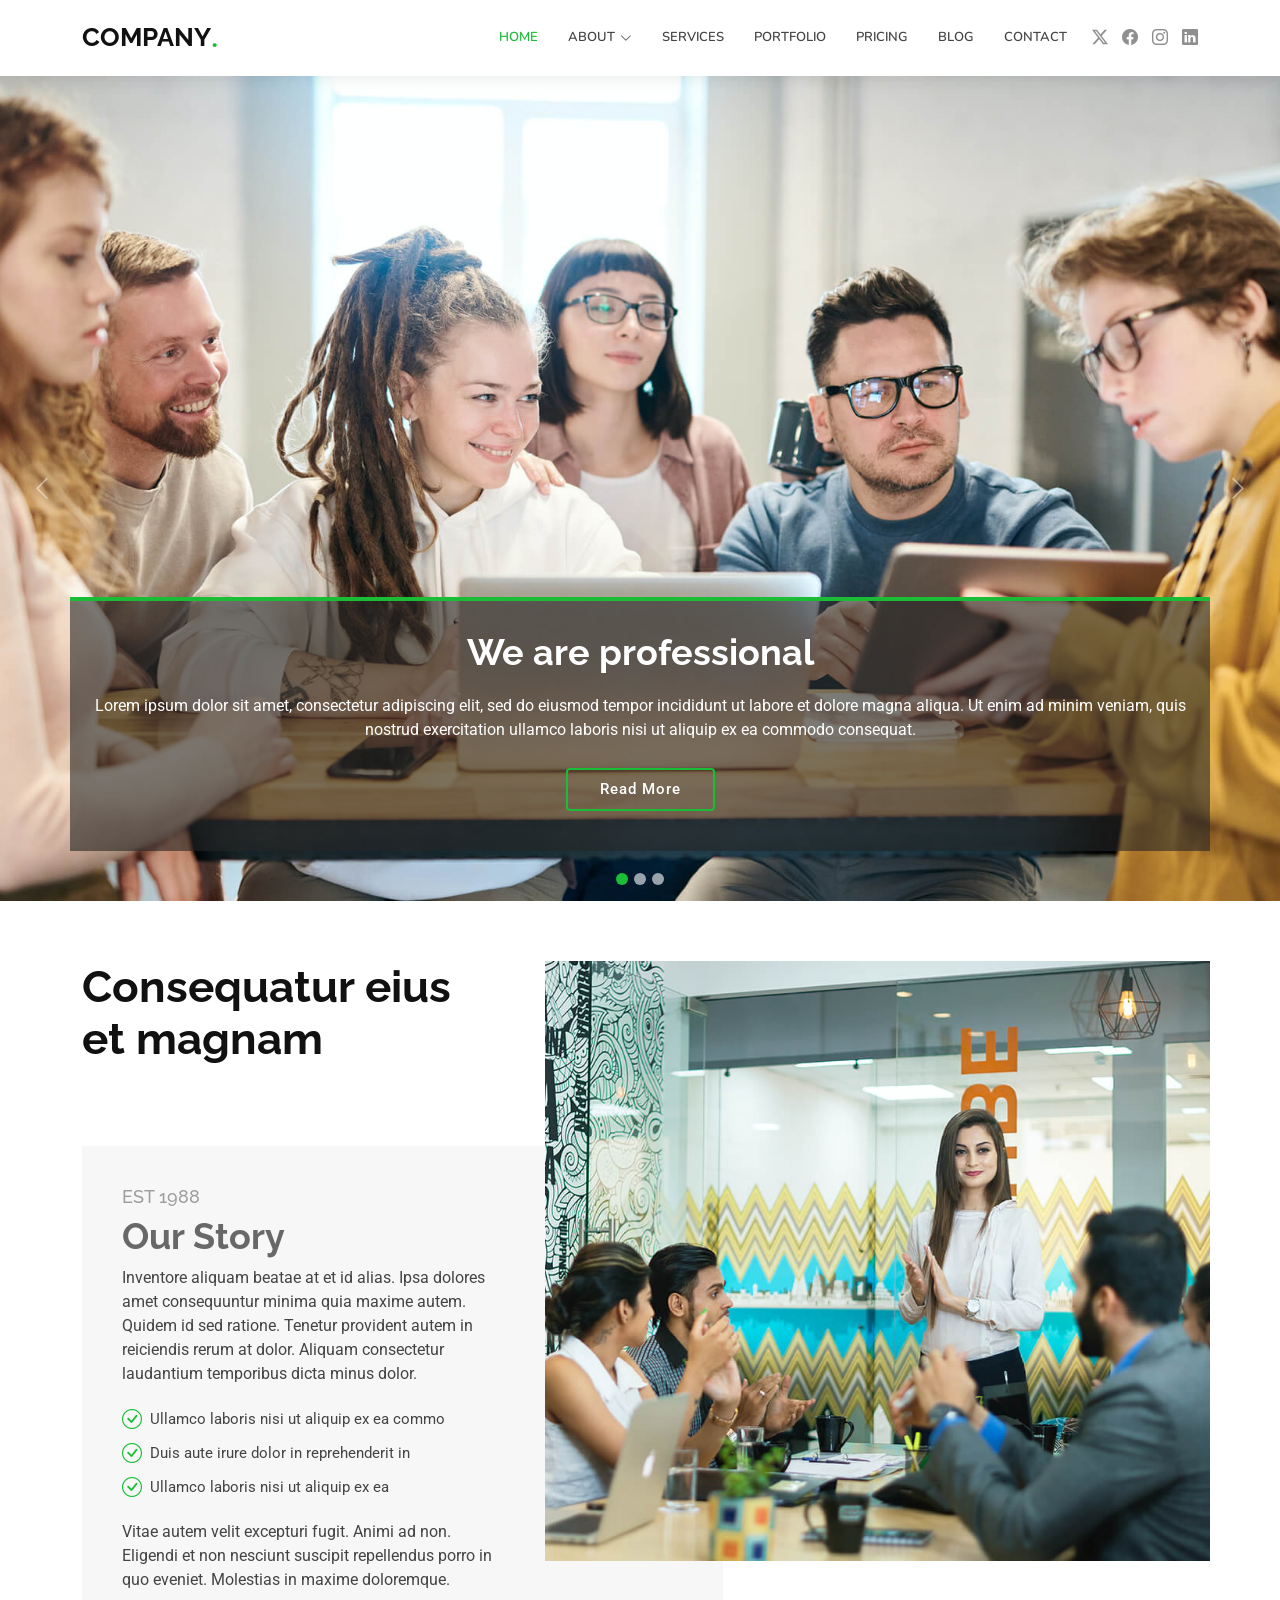
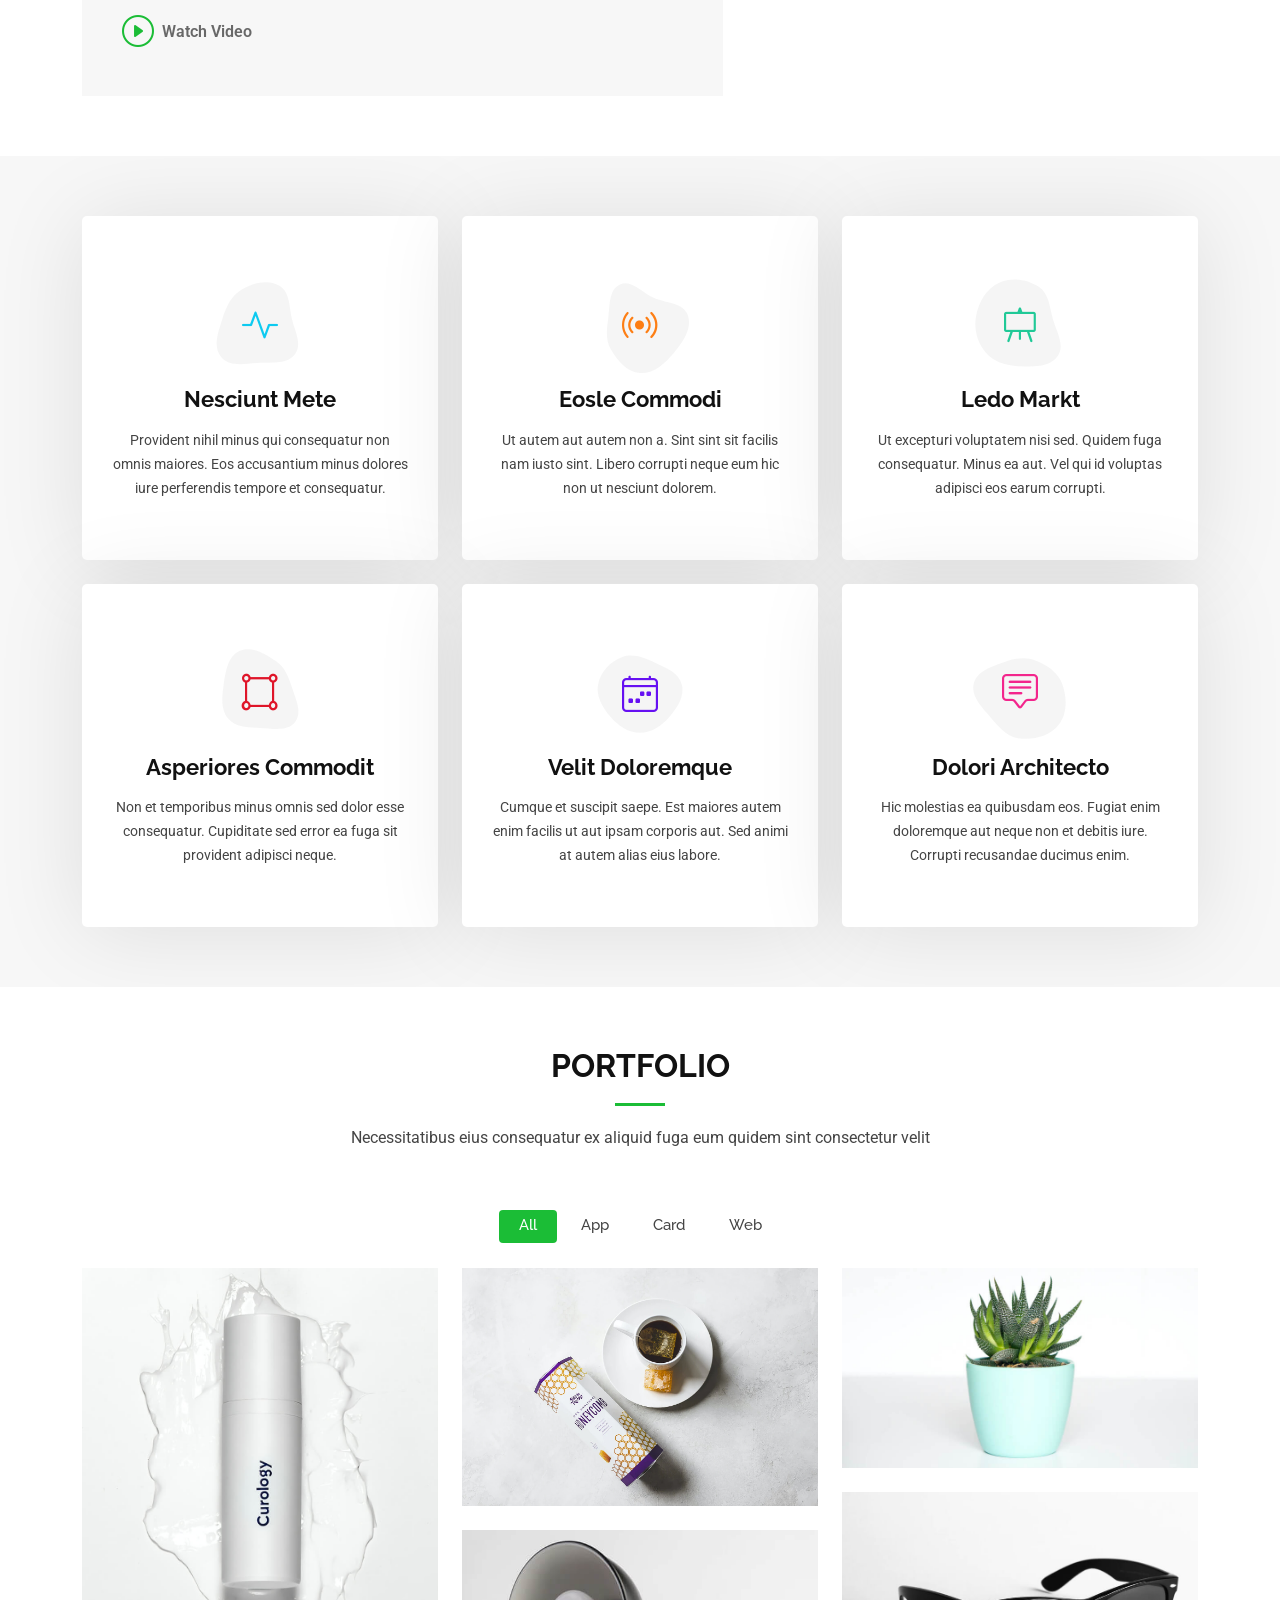
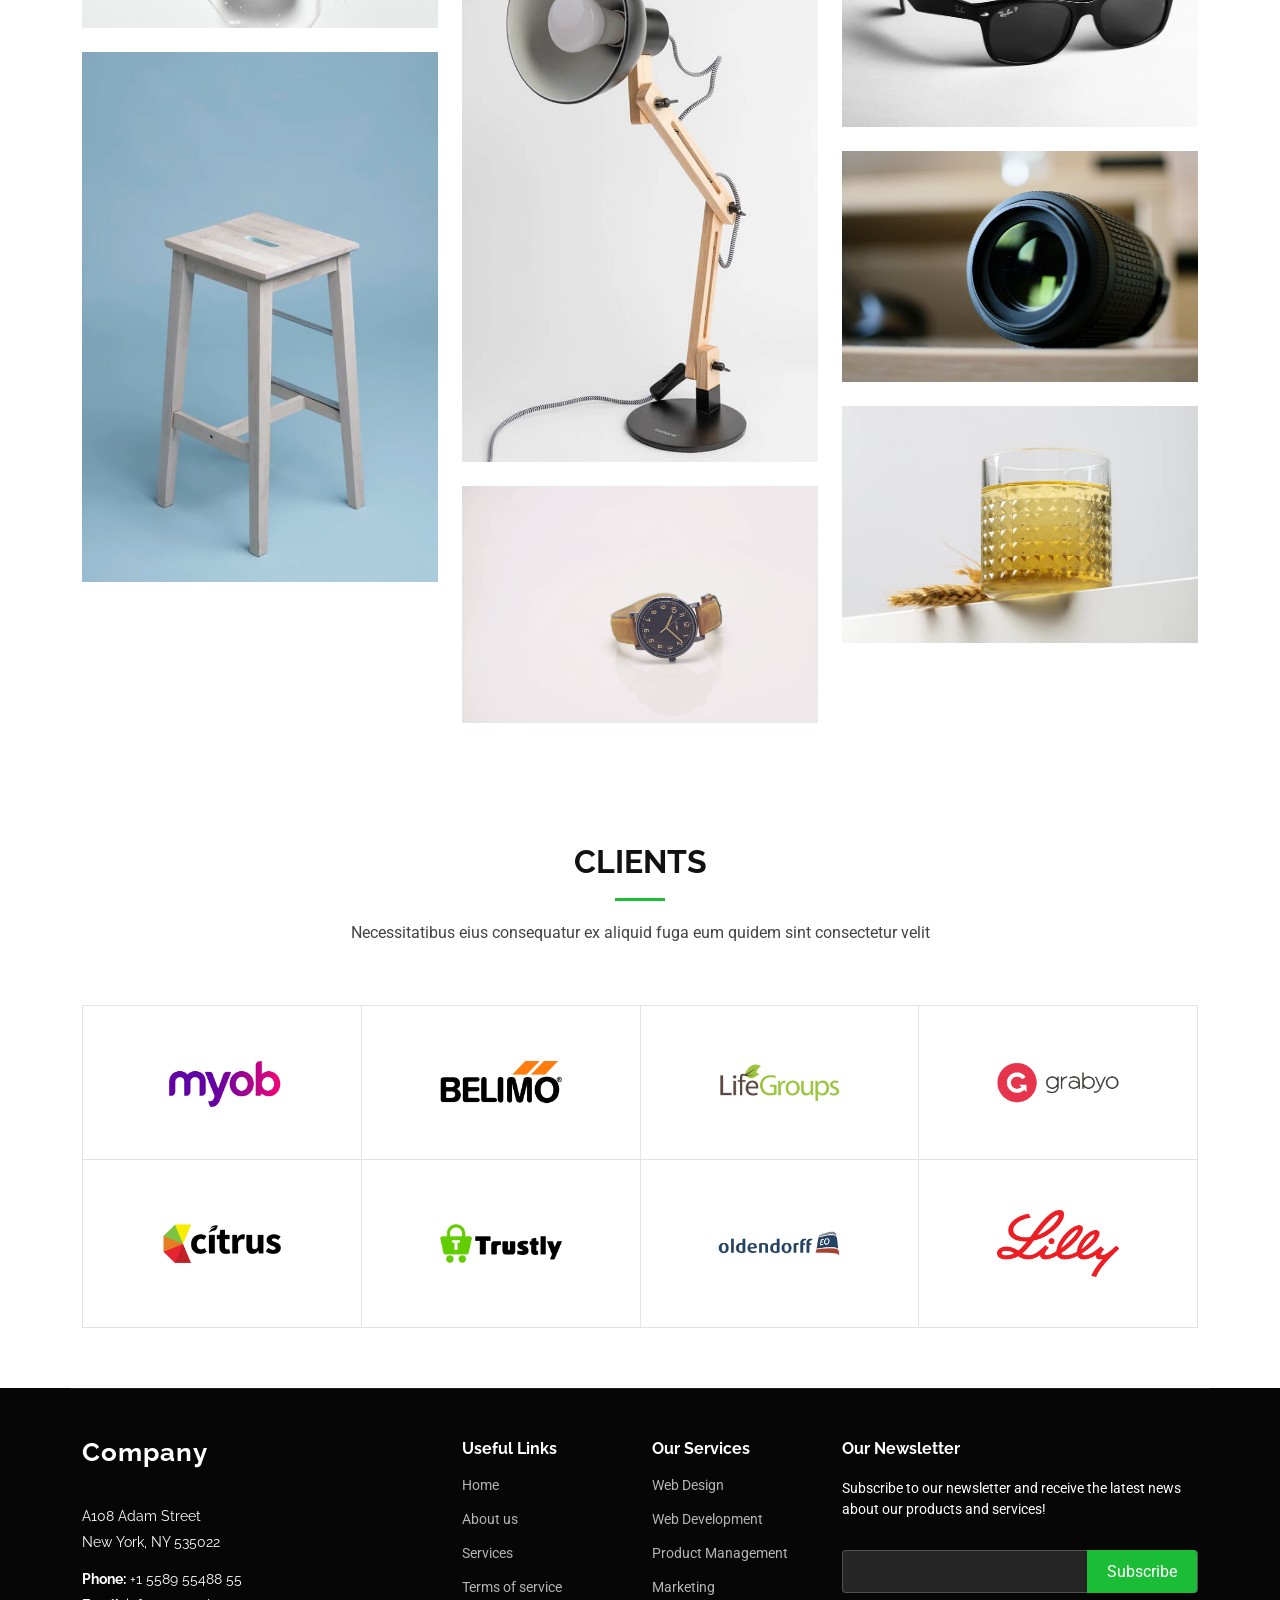
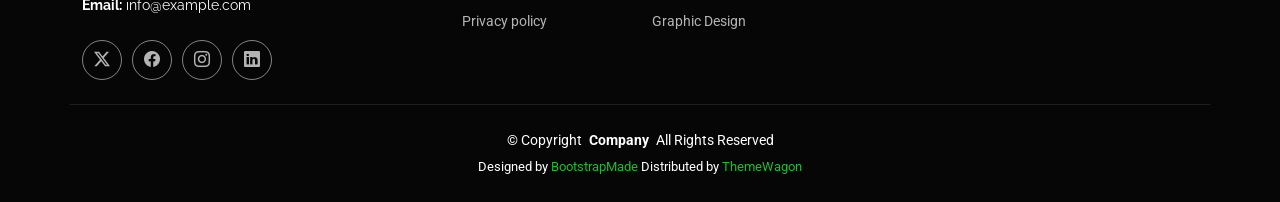
<file: Company-1.0.0/index.html>
<!DOCTYPE html>
<html lang="en">

<head>
  <meta charset="utf-8">
  <meta content="width=device-width, initial-scale=1.0" name="viewport">
  <title>Index - Company Bootstrap Template</title>
  <meta name="description" content="">
  <meta name="keywords" content="">

  <!-- Favicons -->
  <link href="assets/img/favicon.png" rel="icon">
  <link href="assets/img/apple-touch-icon.png" rel="apple-touch-icon">

  <!-- Fonts -->
  <link href="https://fonts.googleapis.com" rel="preconnect">
  <link href="https://fonts.gstatic.com" rel="preconnect" crossorigin>
  <link href="https://fonts.googleapis.com/css2?family=Roboto:ital,wght@0,100;0,300;0,400;0,500;0,700;0,900;1,100;1,300;1,400;1,500;1,700;1,900&family=Raleway:ital,wght@0,100;0,200;0,300;0,400;0,500;0,600;0,700;0,800;0,900;1,100;1,200;1,300;1,400;1,500;1,600;1,700;1,800;1,900&family=Nunito:ital,wght@0,200;0,300;0,400;0,500;0,600;0,700;0,800;0,900;1,200;1,300;1,400;1,500;1,600;1,700;1,800;1,900&display=swap" rel="stylesheet">

  <!-- Vendor CSS Files -->
  <link href="assets/vendor/bootstrap/css/bootstrap.min.css" rel="stylesheet">
  <link href="assets/vendor/bootstrap-icons/bootstrap-icons.css" rel="stylesheet">
  <link href="assets/vendor/aos/aos.css" rel="stylesheet">
  <link href="assets/vendor/glightbox/css/glightbox.min.css" rel="stylesheet">
  <link href="assets/vendor/swiper/swiper-bundle.min.css" rel="stylesheet">

  <!-- Main CSS File -->
  <link href="assets/css/main.css" rel="stylesheet">

  <!-- =======================================================
  * Template Name: Company
  * Template URL: https://bootstrapmade.com/company-free-html-bootstrap-template/
  * Updated: Aug 07 2024 with Bootstrap v5.3.3
  * Author: BootstrapMade.com
  * License: https://bootstrapmade.com/license/
  ======================================================== -->
</head>

<body class="index-page">

  <header id="header" class="header d-flex align-items-center sticky-top">
    <div class="container position-relative d-flex align-items-center">

      <a href="index.html" class="logo d-flex align-items-center me-auto">
        <!-- Uncomment the line below if you also wish to use an image logo -->
        <!-- <img src="assets/img/logo.png" alt=""> -->
        <h1 class="sitename">Company</h1><span>.</span>
      </a>

      <nav id="navmenu" class="navmenu">
        <ul>
          <li><a href="#hero" class="active">Home</a></li>
          <li class="dropdown"><a href="about.html"><span>About</span> <i class="bi bi-chevron-down toggle-dropdown"></i></a>
            <ul>
              <li><a href="team.html">Team</a></li>
              <li><a href="testimonials.html">Testimonials</a></li>
              <li class="dropdown"><a href="#"><span>Deep Dropdown</span> <i class="bi bi-chevron-down toggle-dropdown"></i></a>
                <ul>
                  <li><a href="#">Deep Dropdown 1</a></li>
                  <li><a href="#">Deep Dropdown 2</a></li>
                  <li><a href="#">Deep Dropdown 3</a></li>
                  <li><a href="#">Deep Dropdown 4</a></li>
                  <li><a href="#">Deep Dropdown 5</a></li>
                </ul>
              </li>
            </ul>
          </li>
          <li><a href="services.html">Services</a></li>
          <li><a href="portfolio.html">Portfolio</a></li>
          <li><a href="pricing.html">Pricing</a></li>
          <li><a href="blog.html">Blog</a></li>
          <li><a href="contact.html">Contact</a></li>
        </ul>
        <i class="mobile-nav-toggle d-xl-none bi bi-list"></i>
      </nav>

      <div class="header-social-links">
        <a href="#" class="twitter"><i class="bi bi-twitter-x"></i></a>
        <a href="#" class="facebook"><i class="bi bi-facebook"></i></a>
        <a href="#" class="instagram"><i class="bi bi-instagram"></i></a>
        <a href="#" class="linkedin"><i class="bi bi-linkedin"></i></a>
      </div>

    </div>
  </header>

  <main class="main">

    <!-- Hero Section -->
    <section id="hero" class="hero section dark-background">

      <div id="hero-carousel" class="carousel slide carousel-fade" data-bs-ride="carousel" data-bs-interval="5000">

        <div class="carousel-item active">
          <img src="assets/img/hero-carousel/hero-carousel-1.jpg" alt="">
          <div class="container">
            <h2>We are professional</h2>
            <p>Lorem ipsum dolor sit amet, consectetur adipiscing elit, sed do eiusmod tempor incididunt ut labore et dolore magna aliqua. Ut enim ad minim veniam, quis nostrud exercitation ullamco laboris nisi ut aliquip ex ea commodo consequat.</p>
            <a href="about.html" class="btn-get-started">Read More</a>
          </div>
        </div><!-- End Carousel Item -->

        <div class="carousel-item">
          <img src="assets/img/hero-carousel/hero-carousel-2.jpg" alt="">
          <div class="container">
            <h2>At vero eos et accusamus</h2>
            <p>Nam libero tempore, cum soluta nobis est eligendi optio cumque nihil impedit quo minus id quod maxime placeat facere possimus, omnis voluptas assumenda est, omnis dolor repellendus. Temporibus autem quibusdam et aut officiis debitis aut.</p>
            <a href="about.html" class="btn-get-started">Read More</a>
          </div>
        </div><!-- End Carousel Item -->

        <div class="carousel-item">
          <img src="assets/img/hero-carousel/hero-carousel-3.jpg" alt="">
          <div class="container">
            <h2>Temporibus autem quibusdam</h2>
            <p>Beatae vitae dicta sunt explicabo. Nemo enim ipsam voluptatem quia voluptas sit aspernatur aut odit aut fugit, sed quia consequuntur magni dolores eos qui ratione voluptatem sequi nesciunt omnis iste natus error sit voluptatem accusantium.</p>
            <a href="about.html" class="btn-get-started">Read More</a>
          </div>
        </div><!-- End Carousel Item -->

        <a class="carousel-control-prev" href="#hero-carousel" role="button" data-bs-slide="prev">
          <span class="carousel-control-prev-icon bi bi-chevron-left" aria-hidden="true"></span>
        </a>

        <a class="carousel-control-next" href="#hero-carousel" role="button" data-bs-slide="next">
          <span class="carousel-control-next-icon bi bi-chevron-right" aria-hidden="true"></span>
        </a>

        <ol class="carousel-indicators"></ol>

      </div>

    </section><!-- /Hero Section -->

    <!-- About Section -->
    <section id="about" class="about section">

      <div class="container">

        <div class="row position-relative">

          <div class="col-lg-7 about-img" data-aos="zoom-out" data-aos-delay="200"><img src="assets/img/about.jpg"></div>

          <div class="col-lg-7" data-aos="fade-up" data-aos-delay="100">
            <h2 class="inner-title">Consequatur eius et magnam</h2>
            <div class="our-story">
              <h4>Est 1988</h4>
              <h3>Our Story</h3>
              <p>Inventore aliquam beatae at et id alias. Ipsa dolores amet consequuntur minima quia maxime autem. Quidem id sed ratione. Tenetur provident autem in reiciendis rerum at dolor. Aliquam consectetur laudantium temporibus dicta minus dolor.</p>
              <ul>
                <li><i class="bi bi-check-circle"></i> <span>Ullamco laboris nisi ut aliquip ex ea commo</span></li>
                <li><i class="bi bi-check-circle"></i> <span>Duis aute irure dolor in reprehenderit in</span></li>
                <li><i class="bi bi-check-circle"></i> <span>Ullamco laboris nisi ut aliquip ex ea</span></li>
              </ul>
              <p>Vitae autem velit excepturi fugit. Animi ad non. Eligendi et non nesciunt suscipit repellendus porro in quo eveniet. Molestias in maxime doloremque.</p>

              <div class="watch-video d-flex align-items-center position-relative">
                <i class="bi bi-play-circle"></i>
                <a href="https://www.youtube.com/watch?v=Y7f98aduVJ8" class="glightbox stretched-link">Watch Video</a>
              </div>
            </div>
          </div>

        </div>

      </div>

    </section><!-- /About Section -->

    <!-- Services Section -->
    <section id="services" class="services section light-background">

      <div class="container">

        <div class="row gy-4">

          <div class="col-lg-4 col-md-6" data-aos="fade-up" data-aos-delay="100">
            <div class="service-item item-cyan position-relative">
              <div class="icon">
                <svg width="100" height="100" viewBox="0 0 600 600" xmlns="http://www.w3.org/2000/svg">
                  <path stroke="none" stroke-width="0" fill="#f5f5f5" d="M300,521.0016835830174C376.1290562159157,517.8887921683347,466.0731472004068,529.7835943286574,510.70327084640275,468.03025145048787C554.3714126377745,407.6079735673963,508.03601936045806,328.9844924480964,491.2728898941984,256.3432110539036C474.5976632858925,184.082847569629,479.9380746630129,96.60480741107993,416.23090153303,58.64404602377083C348.86323505073057,18.502131276798302,261.93793281208167,40.57373210992963,193.5410806939664,78.93577620505333C130.42746243093433,114.334589627462,98.30271207620316,179.96522072025542,76.75703585869454,249.04625023123273C51.97151888228291,328.5150500222984,13.704378332031375,421.85034740162234,66.52175969318436,486.19268352777647C119.04800174914682,550.1803526380478,217.28368757567262,524.383925680826,300,521.0016835830174"></path>
                </svg>
                <i class="bi bi-activity"></i>
              </div>
              <a href="service-details.html" class="stretched-link">
                <h3>Nesciunt Mete</h3>
              </a>
              <p>Provident nihil minus qui consequatur non omnis maiores. Eos accusantium minus dolores iure perferendis tempore et consequatur.</p>
            </div>
          </div><!-- End Service Item -->

          <div class="col-lg-4 col-md-6" data-aos="fade-up" data-aos-delay="200">
            <div class="service-item item-orange position-relative">
              <div class="icon">
                <svg width="100" height="100" viewBox="0 0 600 600" xmlns="http://www.w3.org/2000/svg">
                  <path stroke="none" stroke-width="0" fill="#f5f5f5" d="M300,582.0697525312426C382.5290701553225,586.8405444964366,449.9789794690241,525.3245884688669,502.5850820975895,461.55621195738473C556.606425686781,396.0723002908107,615.8543463187945,314.28637112970534,586.6730223649479,234.56875336149918C558.9533121215079,158.8439757836574,454.9685369536778,164.00468322053177,381.49747125262974,130.76875717737553C312.15926192815925,99.40240125094834,248.97055460311594,18.661163978235184,179.8680185752513,50.54337015887873C110.5421016452524,82.52863877960104,119.82277516462835,180.83849132639028,109.12597500060166,256.43424936330496C100.08760227029461,320.3096726198365,92.17705696193138,384.0621239912766,124.79988738764834,439.7174275375508C164.83382741302287,508.01625554203684,220.96474134820875,577.5009287672846,300,582.0697525312426"></path>
                </svg>
                <i class="bi bi-broadcast"></i>
              </div>
              <a href="service-details.html" class="stretched-link">
                <h3>Eosle Commodi</h3>
              </a>
              <p>Ut autem aut autem non a. Sint sint sit facilis nam iusto sint. Libero corrupti neque eum hic non ut nesciunt dolorem.</p>
            </div>
          </div><!-- End Service Item -->

          <div class="col-lg-4 col-md-6" data-aos="fade-up" data-aos-delay="300">
            <div class="service-item item-teal position-relative">
              <div class="icon">
                <svg width="100" height="100" viewBox="0 0 600 600" xmlns="http://www.w3.org/2000/svg">
                  <path stroke="none" stroke-width="0" fill="#f5f5f5" d="M300,541.5067337569781C382.14930387511276,545.0595476570109,479.8736841581634,548.3450877840088,526.4010558755058,480.5488172755941C571.5218469581645,414.80211281144784,517.5187510058486,332.0715597781072,496.52539010469104,255.14436215662573C477.37192572678356,184.95920475031193,473.57363656557914,105.61284051026155,413.0603344069578,65.22779650032875C343.27470386102294,18.654635553484475,251.2091493199835,5.337323636656869,175.0934190732945,40.62881213300186C97.87086631185822,76.43348514350839,51.98124368387456,156.15599469081315,36.44837278890362,239.84606092416172C21.716077023791087,319.22268207091537,43.775223500013084,401.1760424656574,96.891909868211,461.97329694683043C147.22146801428983,519.5804099606455,223.5754009179313,538.201503339737,300,541.5067337569781"></path>
                </svg>
                <i class="bi bi-easel"></i>
              </div>
              <a href="service-details.html" class="stretched-link">
                <h3>Ledo Markt</h3>
              </a>
              <p>Ut excepturi voluptatem nisi sed. Quidem fuga consequatur. Minus ea aut. Vel qui id voluptas adipisci eos earum corrupti.</p>
            </div>
          </div><!-- End Service Item -->

          <div class="col-lg-4 col-md-6" data-aos="fade-up" data-aos-delay="400">
            <div class="service-item item-red position-relative">
              <div class="icon">
                <svg width="100" height="100" viewBox="0 0 600 600" xmlns="http://www.w3.org/2000/svg">
                  <path stroke="none" stroke-width="0" fill="#f5f5f5" d="M300,503.46388370962813C374.79870501325706,506.71871716319447,464.8034551963731,527.1746412648533,510.4981551193396,467.86667711651364C555.9287308511215,408.9015244558933,512.6030010748507,327.5744911775523,490.211057578863,256.5855673507754C471.097692560561,195.9906835881958,447.69079081568157,138.11976852964426,395.19560036434837,102.3242989838813C329.3053358748298,57.3949838291264,248.02791733380457,8.279543830951368,175.87071277845988,42.242879143198664C103.41431057327972,76.34704239035025,93.79494320519305,170.9812938413882,81.28167332365135,250.07896920659033C70.17666984294237,320.27484674793965,64.84698225790005,396.69656628748305,111.28512138212992,450.4950937839243C156.20124167950087,502.5303643271138,231.32542653798444,500.4755392045468,300,503.46388370962813"></path>
                </svg>
                <i class="bi bi-bounding-box-circles"></i>
              </div>
              <a href="service-details.html" class="stretched-link">
                <h3>Asperiores Commodit</h3>
              </a>
              <p>Non et temporibus minus omnis sed dolor esse consequatur. Cupiditate sed error ea fuga sit provident adipisci neque.</p>
              <a href="service-details.html" class="stretched-link"></a>
            </div>
          </div><!-- End Service Item -->

          <div class="col-lg-4 col-md-6" data-aos="fade-up" data-aos-delay="500">
            <div class="service-item item-indigo position-relative">
              <div class="icon">
                <svg width="100" height="100" viewBox="0 0 600 600" xmlns="http://www.w3.org/2000/svg">
                  <path stroke="none" stroke-width="0" fill="#f5f5f5" d="M300,532.3542879108572C369.38199826031484,532.3153073249985,429.10787420159085,491.63046689027357,474.5244479745417,439.17860296908856C522.8885846962883,383.3225815378663,569.1668002868075,314.3205725914397,550.7432151929288,242.7694973846089C532.6665558377875,172.5657663291529,456.2379748765914,142.6223662098291,390.3689995646985,112.34683881706744C326.66090330228417,83.06452184765237,258.84405631176094,53.51806209861945,193.32584062364296,78.48882559362697C121.61183558270385,105.82097193414197,62.805066853699245,167.19869350419734,48.57481801355237,242.6138429142374C34.843463184063346,315.3850353017275,76.69343916112496,383.4422959591041,125.22947124332185,439.3748458443577C170.7312796277747,491.8107796887764,230.57421082200815,532.3932930995766,300,532.3542879108572"></path>
                </svg>
                <i class="bi bi-calendar4-week icon"></i>
              </div>
              <a href="service-details.html" class="stretched-link">
                <h3>Velit Doloremque</h3>
              </a>
              <p>Cumque et suscipit saepe. Est maiores autem enim facilis ut aut ipsam corporis aut. Sed animi at autem alias eius labore.</p>
              <a href="service-details.html" class="stretched-link"></a>
            </div>
          </div><!-- End Service Item -->

          <div class="col-lg-4 col-md-6" data-aos="fade-up" data-aos-delay="600">
            <div class="service-item item-pink position-relative">
              <div class="icon">
                <svg width="100" height="100" viewBox="0 0 600 600" xmlns="http://www.w3.org/2000/svg">
                  <path stroke="none" stroke-width="0" fill="#f5f5f5" d="M300,566.797414625762C385.7384707136149,576.1784315230908,478.7894351017131,552.8928747891023,531.9192734346935,484.94944893311C584.6109503024035,417.5663521118492,582.489472248146,322.67544863468447,553.9536738515405,242.03673114598146C529.1557734026468,171.96086150256528,465.24506316201064,127.66468636344209,395.9583748389544,100.7403814666027C334.2173773831606,76.7482773500951,269.4350130405921,84.62216499799875,207.1952322260088,107.2889140133804C132.92018162631612,134.33871894543012,41.79353780512637,160.00259165414826,22.644507872594943,236.69541883565114C3.319112789854554,314.0945973066697,72.72355303640163,379.243833228382,124.04198916343866,440.3218312028393C172.9286146004772,498.5055451809895,224.45579914871206,558.5317968840102,300,566.797414625762"></path>
                </svg>
                <i class="bi bi-chat-square-text"></i>
              </div>
              <a href="service-details.html" class="stretched-link">
                <h3>Dolori Architecto</h3>
              </a>
              <p>Hic molestias ea quibusdam eos. Fugiat enim doloremque aut neque non et debitis iure. Corrupti recusandae ducimus enim.</p>
              <a href="service-details.html" class="stretched-link"></a>
            </div>
          </div><!-- End Service Item -->

        </div>

      </div>

    </section><!-- /Services Section -->

    <!-- Portfolio Section -->
    <section id="portfolio" class="portfolio section">

      <!-- Section Title -->
      <div class="container section-title" data-aos="fade-up">
        <h2>Portfolio</h2>
        <p>Necessitatibus eius consequatur ex aliquid fuga eum quidem sint consectetur velit</p>
      </div><!-- End Section Title -->

      <div class="container">

        <div class="isotope-layout" data-default-filter="*" data-layout="masonry" data-sort="original-order">

          <ul class="portfolio-filters isotope-filters" data-aos="fade-up" data-aos-delay="100">
            <li data-filter="*" class="filter-active">All</li>
            <li data-filter=".filter-app">App</li>
            <li data-filter=".filter-product">Card</li>
            <li data-filter=".filter-branding">Web</li>
          </ul><!-- End Portfolio Filters -->

          <div class="row gy-4 isotope-container" data-aos="fade-up" data-aos-delay="200">

            <div class="col-lg-4 col-md-6 portfolio-item isotope-item filter-app">
              <img src="assets/img/masonry-portfolio/masonry-portfolio-1.jpg" class="img-fluid" alt="">
              <div class="portfolio-info">
                <h4>App 1</h4>
                <p>Lorem ipsum, dolor sit</p>
                <a href="assets/img/masonry-portfolio/masonry-portfolio-1.jpg" title="App 1" data-gallery="portfolio-gallery-app" class="glightbox preview-link"><i class="bi bi-zoom-in"></i></a>
                <a href="portfolio-details.html" title="More Details" class="details-link"><i class="bi bi-link-45deg"></i></a>
              </div>
            </div><!-- End Portfolio Item -->

            <div class="col-lg-4 col-md-6 portfolio-item isotope-item filter-product">
              <img src="assets/img/masonry-portfolio/masonry-portfolio-2.jpg" class="img-fluid" alt="">
              <div class="portfolio-info">
                <h4>Product 1</h4>
                <p>Lorem ipsum, dolor sit</p>
                <a href="assets/img/masonry-portfolio/masonry-portfolio-2.jpg" title="Product 1" data-gallery="portfolio-gallery-product" class="glightbox preview-link"><i class="bi bi-zoom-in"></i></a>
                <a href="portfolio-details.html" title="More Details" class="details-link"><i class="bi bi-link-45deg"></i></a>
              </div>
            </div><!-- End Portfolio Item -->

            <div class="col-lg-4 col-md-6 portfolio-item isotope-item filter-branding">
              <img src="assets/img/masonry-portfolio/masonry-portfolio-3.jpg" class="img-fluid" alt="">
              <div class="portfolio-info">
                <h4>Branding 1</h4>
                <p>Lorem ipsum, dolor sit</p>
                <a href="assets/img/masonry-portfolio/masonry-portfolio-3.jpg" title="Branding 1" data-gallery="portfolio-gallery-branding" class="glightbox preview-link"><i class="bi bi-zoom-in"></i></a>
                <a href="portfolio-details.html" title="More Details" class="details-link"><i class="bi bi-link-45deg"></i></a>
              </div>
            </div><!-- End Portfolio Item -->

            <div class="col-lg-4 col-md-6 portfolio-item isotope-item filter-app">
              <img src="assets/img/masonry-portfolio/masonry-portfolio-4.jpg" class="img-fluid" alt="">
              <div class="portfolio-info">
                <h4>App 2</h4>
                <p>Lorem ipsum, dolor sit</p>
                <a href="assets/img/masonry-portfolio/masonry-portfolio-4.jpg" title="App 2" data-gallery="portfolio-gallery-app" class="glightbox preview-link"><i class="bi bi-zoom-in"></i></a>
                <a href="portfolio-details.html" title="More Details" class="details-link"><i class="bi bi-link-45deg"></i></a>
              </div>
            </div><!-- End Portfolio Item -->

            <div class="col-lg-4 col-md-6 portfolio-item isotope-item filter-product">
              <img src="assets/img/masonry-portfolio/masonry-portfolio-5.jpg" class="img-fluid" alt="">
              <div class="portfolio-info">
                <h4>Product 2</h4>
                <p>Lorem ipsum, dolor sit</p>
                <a href="assets/img/masonry-portfolio/masonry-portfolio-5.jpg" title="Product 2" data-gallery="portfolio-gallery-product" class="glightbox preview-link"><i class="bi bi-zoom-in"></i></a>
                <a href="portfolio-details.html" title="More Details" class="details-link"><i class="bi bi-link-45deg"></i></a>
              </div>
            </div><!-- End Portfolio Item -->

            <div class="col-lg-4 col-md-6 portfolio-item isotope-item filter-branding">
              <img src="assets/img/masonry-portfolio/masonry-portfolio-6.jpg" class="img-fluid" alt="">
              <div class="portfolio-info">
                <h4>Branding 2</h4>
                <p>Lorem ipsum, dolor sit</p>
                <a href="assets/img/masonry-portfolio/masonry-portfolio-6.jpg" title="Branding 2" data-gallery="portfolio-gallery-branding" class="glightbox preview-link"><i class="bi bi-zoom-in"></i></a>
                <a href="portfolio-details.html" title="More Details" class="details-link"><i class="bi bi-link-45deg"></i></a>
              </div>
            </div><!-- End Portfolio Item -->

            <div class="col-lg-4 col-md-6 portfolio-item isotope-item filter-app">
              <img src="assets/img/masonry-portfolio/masonry-portfolio-7.jpg" class="img-fluid" alt="">
              <div class="portfolio-info">
                <h4>App 3</h4>
                <p>Lorem ipsum, dolor sit</p>
                <a href="assets/img/masonry-portfolio/masonry-portfolio-7.jpg" title="App 3" data-gallery="portfolio-gallery-app" class="glightbox preview-link"><i class="bi bi-zoom-in"></i></a>
                <a href="portfolio-details.html" title="More Details" class="details-link"><i class="bi bi-link-45deg"></i></a>
              </div>
            </div><!-- End Portfolio Item -->

            <div class="col-lg-4 col-md-6 portfolio-item isotope-item filter-product">
              <img src="assets/img/masonry-portfolio/masonry-portfolio-8.jpg" class="img-fluid" alt="">
              <div class="portfolio-info">
                <h4>Product 3</h4>
                <p>Lorem ipsum, dolor sit</p>
                <a href="assets/img/masonry-portfolio/masonry-portfolio-8.jpg" title="Product 3" data-gallery="portfolio-gallery-product" class="glightbox preview-link"><i class="bi bi-zoom-in"></i></a>
                <a href="portfolio-details.html" title="More Details" class="details-link"><i class="bi bi-link-45deg"></i></a>
              </div>
            </div><!-- End Portfolio Item -->

            <div class="col-lg-4 col-md-6 portfolio-item isotope-item filter-branding">
              <img src="assets/img/masonry-portfolio/masonry-portfolio-9.jpg" class="img-fluid" alt="">
              <div class="portfolio-info">
                <h4>Branding 3</h4>
                <p>Lorem ipsum, dolor sit</p>
                <a href="assets/img/masonry-portfolio/masonry-portfolio-9.jpg" title="Branding 2" data-gallery="portfolio-gallery-branding" class="glightbox preview-link"><i class="bi bi-zoom-in"></i></a>
                <a href="portfolio-details.html" title="More Details" class="details-link"><i class="bi bi-link-45deg"></i></a>
              </div>
            </div><!-- End Portfolio Item -->

          </div><!-- End Portfolio Container -->

        </div>

      </div>

    </section><!-- /Portfolio Section -->

    <!-- Clients Section -->
    <section id="clients" class="clients section">

      <!-- Section Title -->
      <div class="container section-title" data-aos="fade-up">
        <h2>Clients</h2>
        <p>Necessitatibus eius consequatur ex aliquid fuga eum quidem sint consectetur velit</p>
      </div><!-- End Section Title -->

      <div class="container" data-aos="fade-up" data-aos-delay="100">

        <div class="row g-0 clients-wrap">

          <div class="col-xl-3 col-md-4 client-logo">
            <img src="assets/img/clients/client-1.png" class="img-fluid" alt="">
          </div><!-- End Client Item -->

          <div class="col-xl-3 col-md-4 client-logo">
            <img src="assets/img/clients/client-2.png" class="img-fluid" alt="">
          </div><!-- End Client Item -->

          <div class="col-xl-3 col-md-4 client-logo">
            <img src="assets/img/clients/client-3.png" class="img-fluid" alt="">
          </div><!-- End Client Item -->

          <div class="col-xl-3 col-md-4 client-logo">
            <img src="assets/img/clients/client-4.png" class="img-fluid" alt="">
          </div><!-- End Client Item -->

          <div class="col-xl-3 col-md-4 client-logo">
            <img src="assets/img/clients/client-5.png" class="img-fluid" alt="">
          </div><!-- End Client Item -->

          <div class="col-xl-3 col-md-4 client-logo">
            <img src="assets/img/clients/client-6.png" class="img-fluid" alt="">
          </div><!-- End Client Item -->

          <div class="col-xl-3 col-md-4 client-logo">
            <img src="assets/img/clients/client-7.png" class="img-fluid" alt="">
          </div><!-- End Client Item -->

          <div class="col-xl-3 col-md-4 client-logo">
            <img src="assets/img/clients/client-8.png" class="img-fluid" alt="">
          </div><!-- End Client Item -->

        </div>

      </div>

    </section><!-- /Clients Section -->

  </main>

  <footer id="footer" class="footer dark-background">

    <div class="container footer-top">
      <div class="row gy-4">
        <div class="col-lg-4 col-md-6 footer-about">
          <a href="index.html" class="logo d-flex align-items-center">
            <span class="sitename">Company</span>
          </a>
          <div class="footer-contact pt-3">
            <p>A108 Adam Street</p>
            <p>New York, NY 535022</p>
            <p class="mt-3"><strong>Phone:</strong> <span>+1 5589 55488 55</span></p>
            <p><strong>Email:</strong> <span>info@example.com</span></p>
          </div>
          <div class="social-links d-flex mt-4">
            <a href=""><i class="bi bi-twitter-x"></i></a>
            <a href=""><i class="bi bi-facebook"></i></a>
            <a href=""><i class="bi bi-instagram"></i></a>
            <a href=""><i class="bi bi-linkedin"></i></a>
          </div>
        </div>

        <div class="col-lg-2 col-md-3 footer-links">
          <h4>Useful Links</h4>
          <ul>
            <li><a href="#">Home</a></li>
            <li><a href="#">About us</a></li>
            <li><a href="#">Services</a></li>
            <li><a href="#">Terms of service</a></li>
            <li><a href="#">Privacy policy</a></li>
          </ul>
        </div>

        <div class="col-lg-2 col-md-3 footer-links">
          <h4>Our Services</h4>
          <ul>
            <li><a href="#">Web Design</a></li>
            <li><a href="#">Web Development</a></li>
            <li><a href="#">Product Management</a></li>
            <li><a href="#">Marketing</a></li>
            <li><a href="#">Graphic Design</a></li>
          </ul>
        </div>

        <div class="col-lg-4 col-md-12 footer-newsletter">
          <h4>Our Newsletter</h4>
          <p>Subscribe to our newsletter and receive the latest news about our products and services!</p>
          <form action="forms/newsletter.php" method="post" class="php-email-form">
            <div class="newsletter-form"><input type="email" name="email"><input type="submit" value="Subscribe"></div>
            <div class="loading">Loading</div>
            <div class="error-message"></div>
            <div class="sent-message">Your subscription request has been sent. Thank you!</div>
          </form>
        </div>

      </div>
    </div>

    <div class="container copyright text-center mt-4">
      <p>© <span>Copyright</span> <strong class="px-1 sitename">Company</strong> <span>All Rights Reserved</span></p>
      <div class="credits">
        <!-- All the links in the footer should remain intact. -->
        <!-- You can delete the links only if you've purchased the pro version. -->
        <!-- Licensing information: https://bootstrapmade.com/license/ -->
        <!-- Purchase the pro version with working PHP/AJAX contact form: [buy-url] -->
        Designed by <a href="https://bootstrapmade.com/">BootstrapMade</a> Distributed by <a href=“https://themewagon.com>ThemeWagon
      </div>
    </div>

  </footer>

  <!-- Scroll Top -->
  <a href="#" id="scroll-top" class="scroll-top d-flex align-items-center justify-content-center"><i class="bi bi-arrow-up-short"></i></a>

  <!-- Preloader -->
  <div id="preloader"></div>

  <!-- Vendor JS Files -->
  <script src="assets/vendor/bootstrap/js/bootstrap.bundle.min.js"></script>
  <script src="assets/vendor/php-email-form/validate.js"></script>
  <script src="assets/vendor/aos/aos.js"></script>
  <script src="assets/vendor/glightbox/js/glightbox.min.js"></script>
  <script src="assets/vendor/imagesloaded/imagesloaded.pkgd.min.js"></script>
  <script src="assets/vendor/isotope-layout/isotope.pkgd.min.js"></script>
  <script src="assets/vendor/waypoints/noframework.waypoints.js"></script>
  <script src="assets/vendor/swiper/swiper-bundle.min.js"></script>

  <!-- Main JS File -->
  <script src="assets/js/main.js"></script>

</body>

</html>
</file>
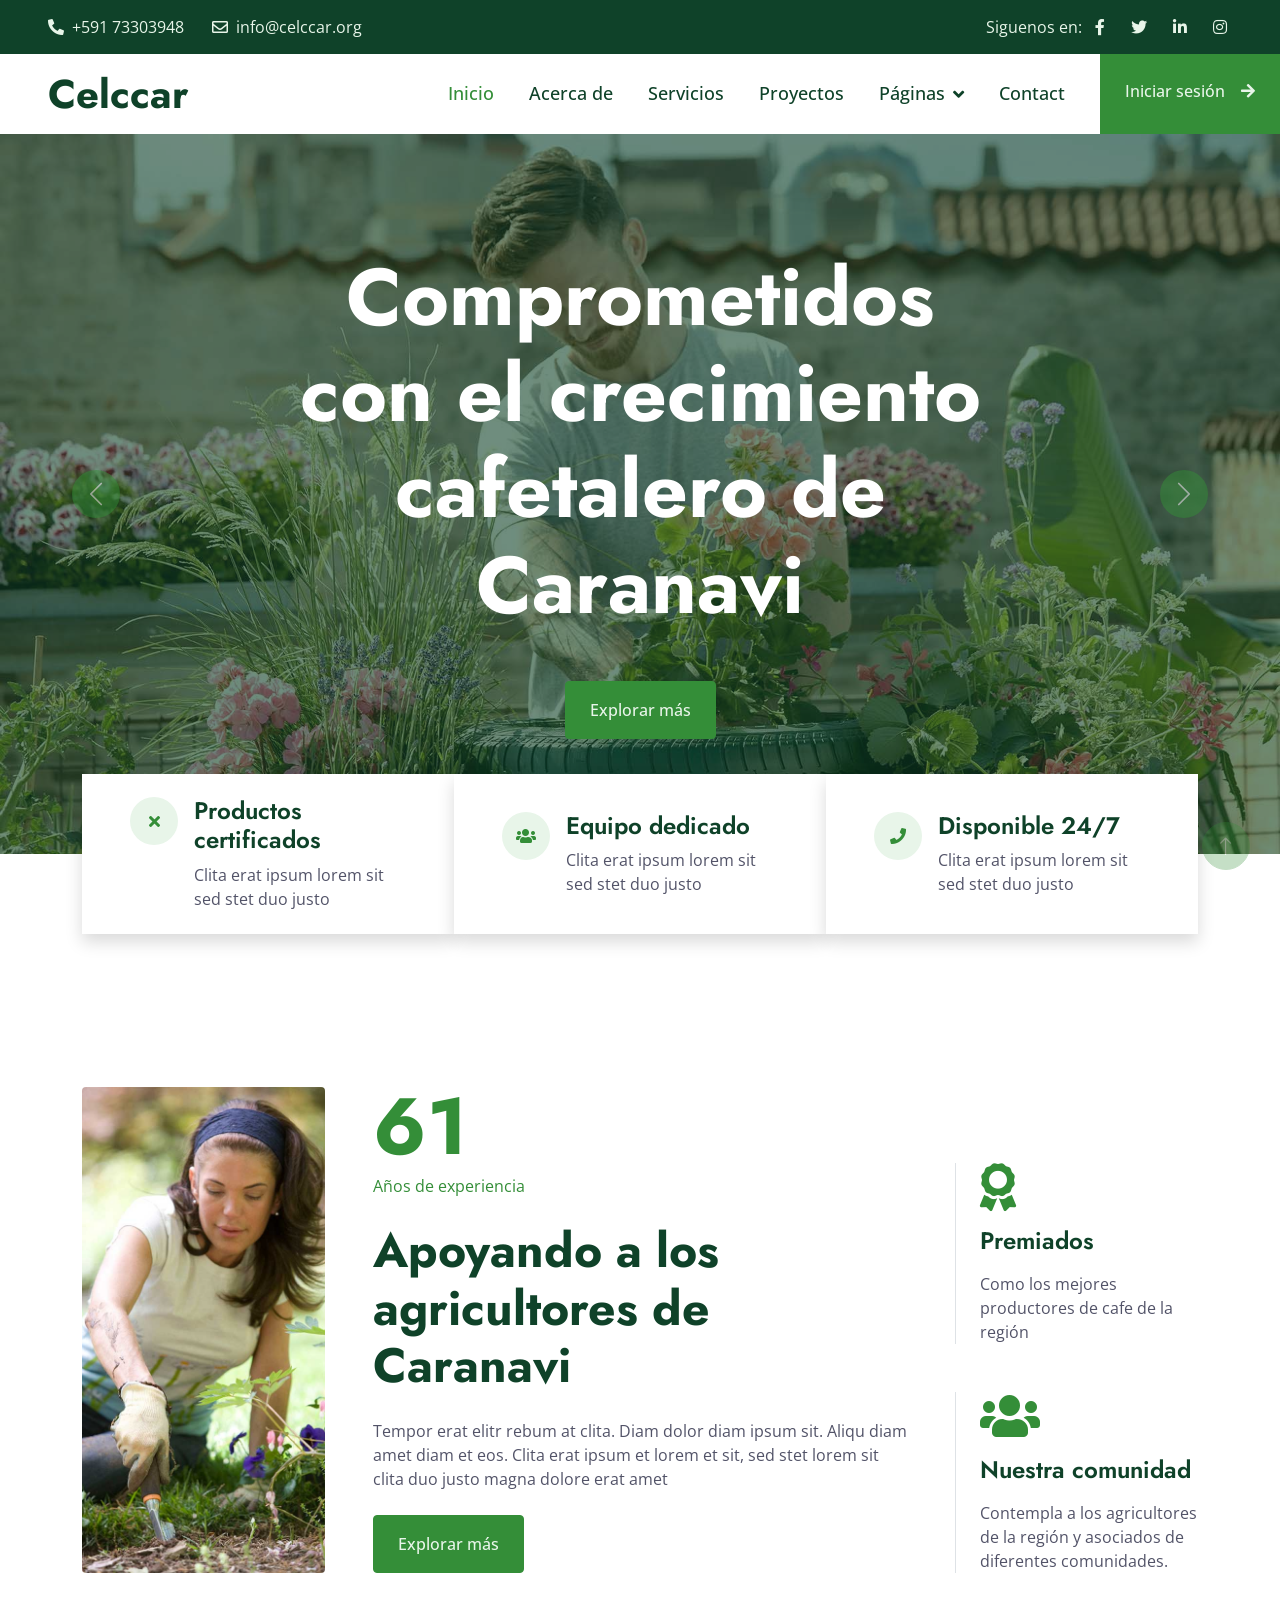
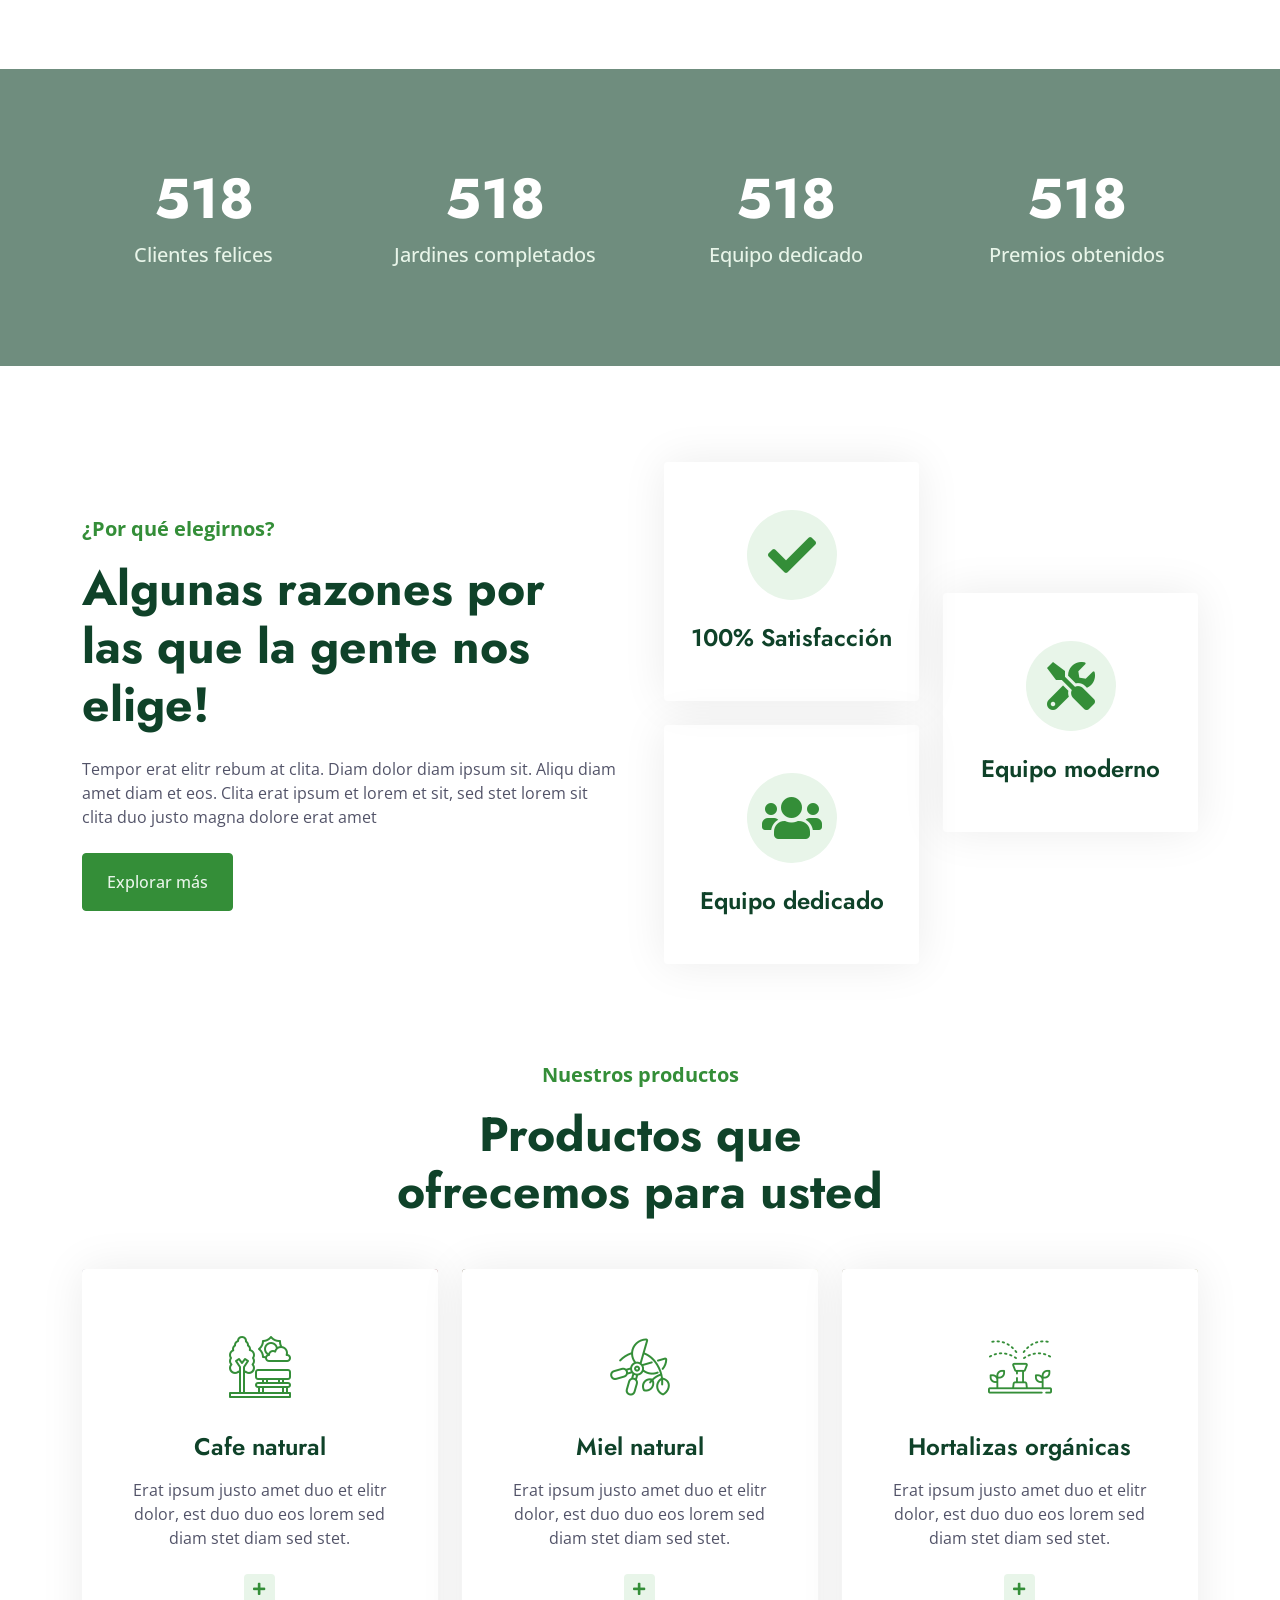
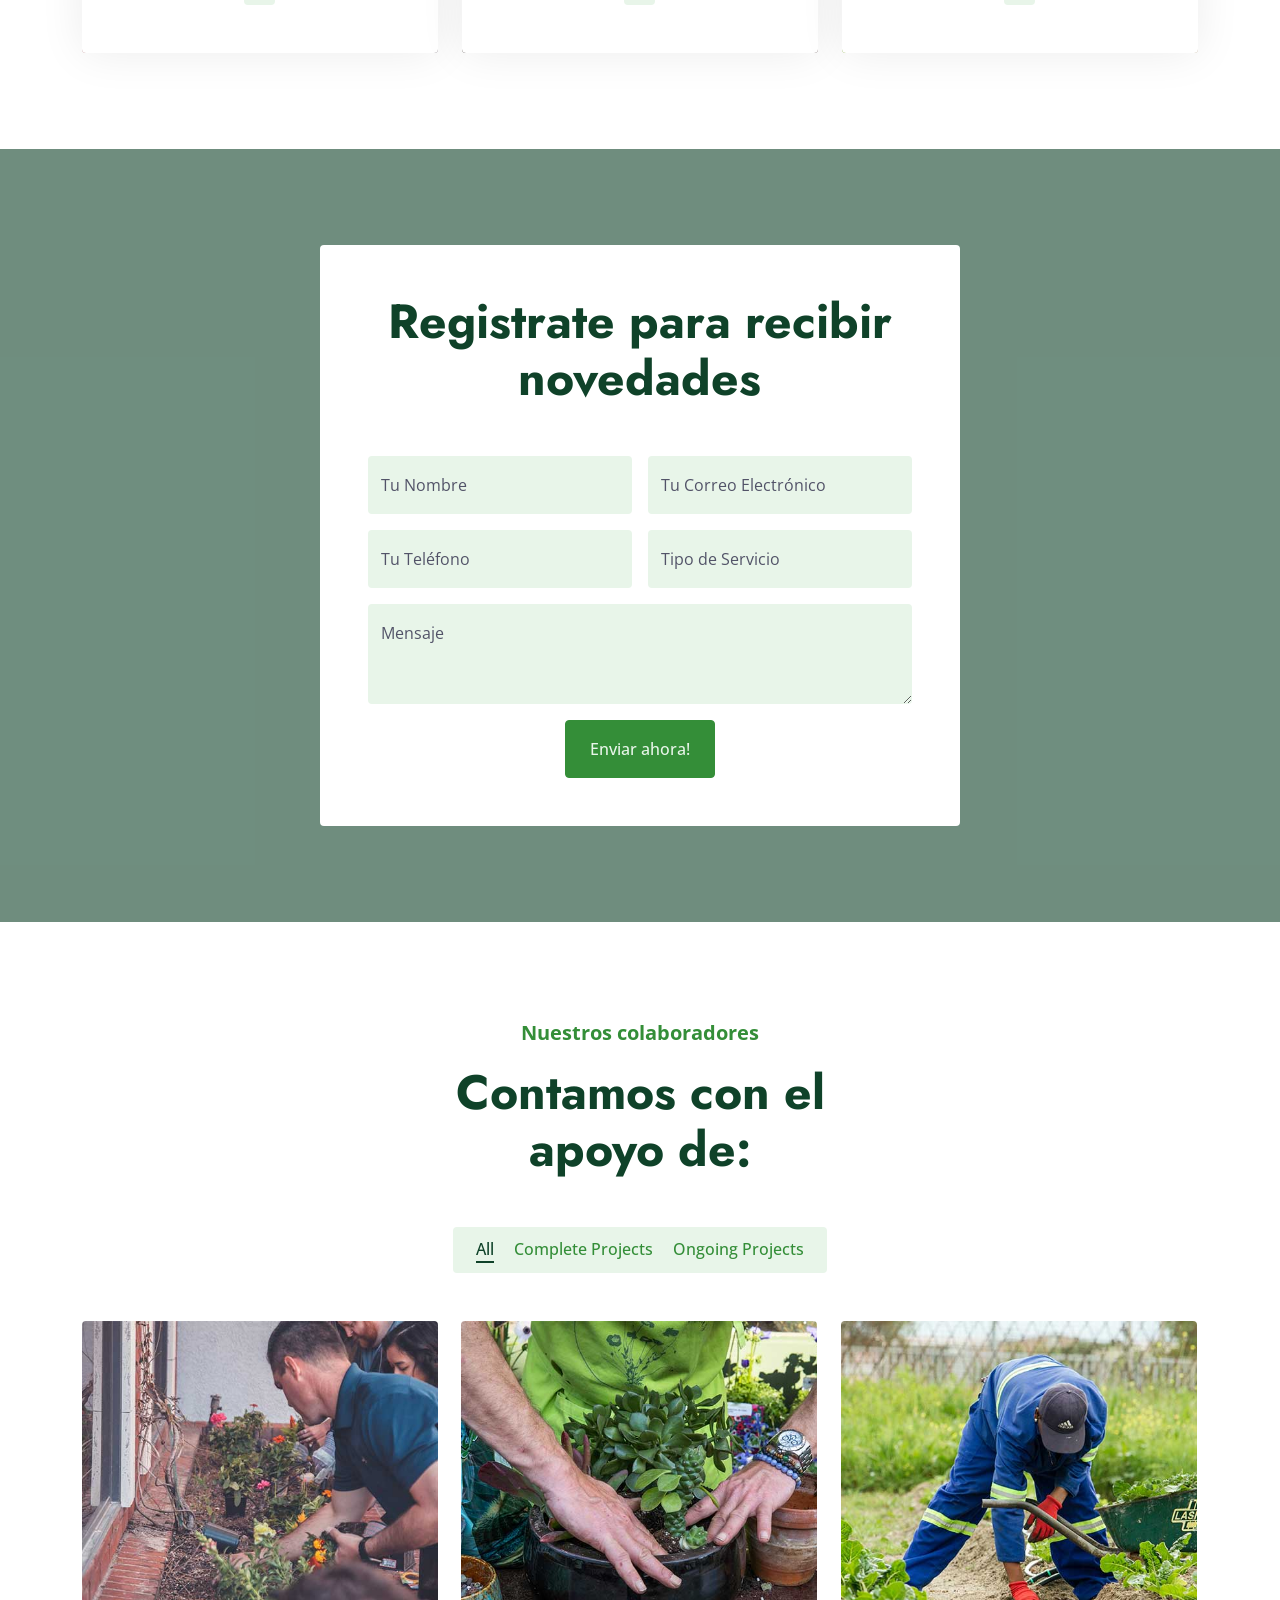
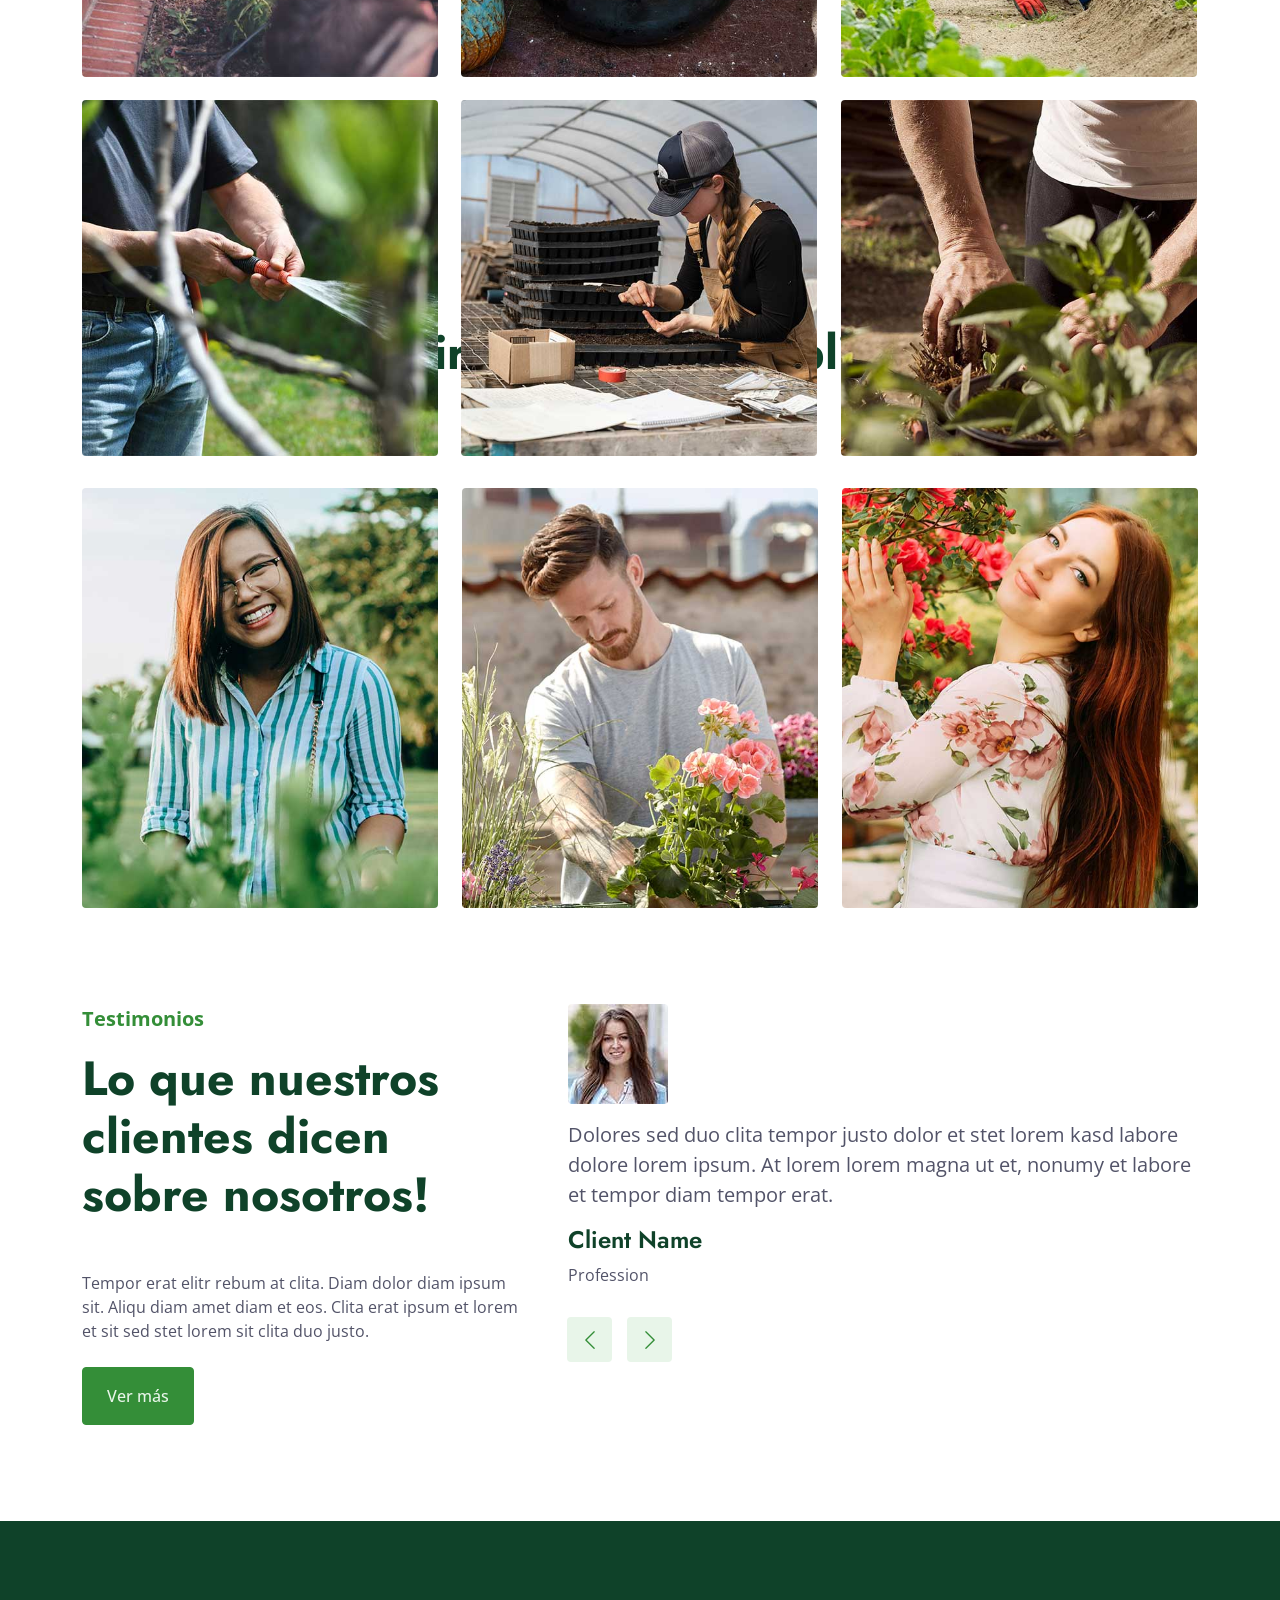
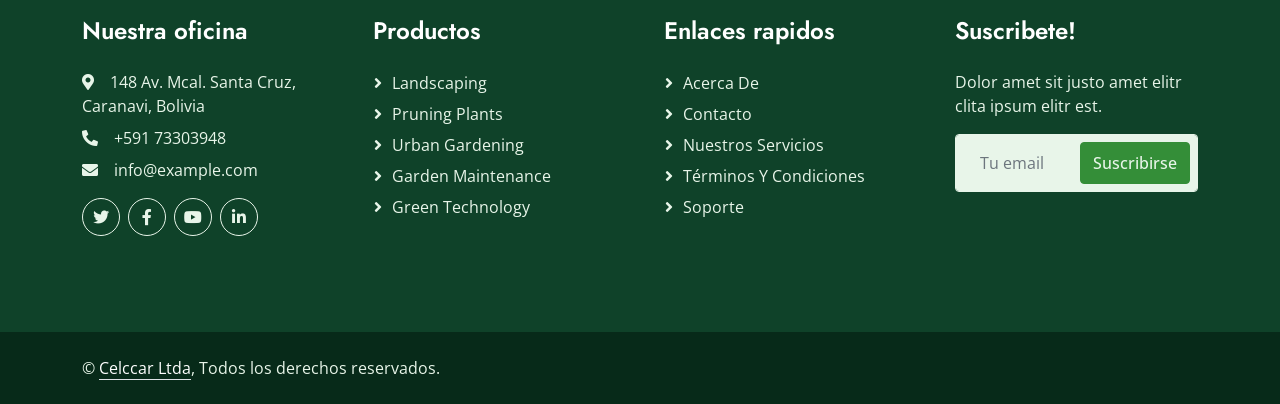
<file: gardener-1.0.0/index.html>
<!DOCTYPE html>
<html lang="en">

<head>
    <meta charset="utf-8">
    <title>Celccar - Central de Cooperativas</title>
    <meta content="width=device-width, initial-scale=1.0" name="viewport">
    <meta content="" name="keywords">
    <meta content="" name="description">

    <!-- Favicon -->
    <link href="img/favicon.ico" rel="icon">

    <!-- Google Web Fonts -->
    <link rel="preconnect" href="https://fonts.googleapis.com">
    <link rel="preconnect" href="https://fonts.gstatic.com" crossorigin>
    <link href="https://fonts.googleapis.com/css2?family=Jost:wght@500;600;700&family=Open+Sans:wght@400;500&display=swap" rel="stylesheet">  

    <!-- Icon Font Stylesheet -->
    <link href="https://cdnjs.cloudflare.com/ajax/libs/font-awesome/5.10.0/css/all.min.css" rel="stylesheet">
    <link href="https://cdn.jsdelivr.net/npm/bootstrap-icons@1.4.1/font/bootstrap-icons.css" rel="stylesheet">

    <!-- Libraries Stylesheet -->
    <link href="lib/animate/animate.min.css" rel="stylesheet">
    <link href="lib/owlcarousel/assets/owl.carousel.min.css" rel="stylesheet">
    <link href="lib/lightbox/css/lightbox.min.css" rel="stylesheet">

    <!-- Customized Bootstrap Stylesheet -->
    <link href="css/bootstrap.min.css" rel="stylesheet">

    <!-- Template Stylesheet -->
    <link href="css/style.css" rel="stylesheet">
</head>

<body>
    <!-- Spinner Start -->
    <div id="spinner" class="show bg-white position-fixed translate-middle w-100 vh-100 top-50 start-50 d-flex align-items-center justify-content-center">
        <div class="spinner-border text-primary" role="status" style="width: 3rem; height: 3rem;"></div>
    </div>
    <!-- Spinner End -->


    <!-- Topbar Start -->
    <div class="container-fluid bg-dark text-light px-0 py-2">
        <div class="row gx-0 d-none d-lg-flex">
            <div class="col-lg-7 px-5 text-start">
                <div class="h-100 d-inline-flex align-items-center me-4">
                    <span class="fa fa-phone-alt me-2"></span>
                    <span>+591 73303948</span>
                </div>
                <div class="h-100 d-inline-flex align-items-center">
                    <span class="far fa-envelope me-2"></span>
                    <span>info@celccar.org</span>
                </div>
            </div>
            <div class="col-lg-5 px-5 text-end">
                <div class="h-100 d-inline-flex align-items-center mx-n2">
                    <span>Siguenos en:</span>
                    <a class="btn btn-link text-light" href=""><i class="fab fa-facebook-f"></i></a>
                    <a class="btn btn-link text-light" href=""><i class="fab fa-twitter"></i></a>
                    <a class="btn btn-link text-light" href=""><i class="fab fa-linkedin-in"></i></a>
                    <a class="btn btn-link text-light" href=""><i class="fab fa-instagram"></i></a>
                </div>
            </div>
        </div>
    </div>
    <!-- Topbar End -->


    <!-- Navbar Start -->
    <nav class="navbar navbar-expand-lg bg-white navbar-light sticky-top p-0">
        <a href="index.html" class="navbar-brand d-flex align-items-center px-4 px-lg-5">
            <h1 class="m-0">Celccar</h1>
        </a>
        <button type="button" class="navbar-toggler me-4" data-bs-toggle="collapse" data-bs-target="#navbarCollapse">
            <span class="navbar-toggler-icon"></span>
        </button>
        <div class="collapse navbar-collapse" id="navbarCollapse">
            <div class="navbar-nav ms-auto p-4 p-lg-0">
                <a href="index.html" class="nav-item nav-link active">Inicio</a>
                <a href="about.html" class="nav-item nav-link">Acerca de</a>
                <a href="service.html" class="nav-item nav-link">Servicios</a>
                <a href="project.html" class="nav-item nav-link">Proyectos</a>
                <div class="nav-item dropdown">
                    <a href="#" class="nav-link dropdown-toggle" data-bs-toggle="dropdown">Páginas</a>
                    <div class="dropdown-menu bg-light m-0">
                        <a href="feature.html" class="dropdown-item">Características</a>
                        <a href="quote.html" class="dropdown-item">Cotización Gratuita</a>
                        <a href="team.html" class="dropdown-item">Nuestro Equipo</a>
                        <a href="testimonial.html" class="dropdown-item">Testimonios</a>
                        <a href="404.html" class="dropdown-item">Página 404</a>
                    </div>
                </div>
                <a href="contact.html" class="nav-item nav-link">Contact</a>
            </div>
            <a href="" class="btn btn-primary py-4 px-lg-4 rounded-0 d-none d-lg-block">Iniciar sesión<i class="fa fa-arrow-right ms-3"></i></a>
        </div>
    </nav>
    <!-- Navbar End -->


    <!-- Carousel Start -->
    <div class="container-fluid p-0 wow fadeIn" data-wow-delay="0.1s">
        <div id="header-carousel" class="carousel slide" data-bs-ride="carousel">
            <div class="carousel-inner">
                <div class="carousel-item active">
                    <img class="w-100" src="img/carousel-1.jpg" alt="Image">
                    <div class="carousel-caption">
                        <div class="container">
                            <div class="row justify-content-center">
                                <div class="col-lg-8">
                                    <h1 class="display-1 text-white mb-5 animated slideInDown">Comprometidos con el crecimiento cafetalero de Caranavi</h1>
                                    <a href="" class="btn btn-primary py-sm-3 px-sm-4">Explorar más</a>
                                </div>
                            </div>
                        </div>
                    </div>
                </div>
                <div class="carousel-item">
                    <img class="w-100" src="img/carousel-2.jpg" alt="Image">
                    <div class="carousel-caption">
                        <div class="container">
                            <div class="row justify-content-center">
                                <div class="col-lg-7">
                                    <h1 class="display-1 text-white mb-5 animated slideInDown">Café de calidad para el mundo</h1>
                                    <a href="" class="btn btn-primary py-sm-3 px-sm-4">Explorar más</a>
                                </div>
                            </div>
                        </div>
                    </div>
                </div>
            </div>
            <button class="carousel-control-prev" type="button" data-bs-target="#header-carousel"
                data-bs-slide="prev">
                <span class="carousel-control-prev-icon" aria-hidden="true"></span>
                <span class="visually-hidden">Previous</span>
            </button>
            <button class="carousel-control-next" type="button" data-bs-target="#header-carousel"
                data-bs-slide="next">
                <span class="carousel-control-next-icon" aria-hidden="true"></span>
                <span class="visually-hidden">Next</span>
            </button>
        </div>
    </div>
    <!-- Carousel End -->


    <!-- Top Feature Start -->
    <div class="container-fluid top-feature py-5 pt-lg-0">
        <div class="container py-5 pt-lg-0">
            <div class="row gx-0">
                <div class="col-lg-4 wow fadeIn" data-wow-delay="0.1s">
                    <div class="bg-white shadow d-flex align-items-center h-100 px-5" style="min-height: 160px;">
                        <div class="d-flex">
                            <div class="flex-shrink-0 btn-lg-square rounded-circle bg-light">
                                <i class="fa fa-times text-primary"></i>
                            </div>
                            <div class="ps-3">
                                <h4>Productos certificados</h4>
                                <span>Clita erat ipsum lorem sit sed stet duo justo</span>
                            </div>
                        </div>
                    </div>
                </div>
                <div class="col-lg-4 wow fadeIn" data-wow-delay="0.3s">
                    <div class="bg-white shadow d-flex align-items-center h-100 px-5" style="min-height: 160px;">
                        <div class="d-flex">
                            <div class="flex-shrink-0 btn-lg-square rounded-circle bg-light">
                                <i class="fa fa-users text-primary"></i>
                            </div>
                            <div class="ps-3">
                                <h4>Equipo dedicado</h4>
                                <span>Clita erat ipsum lorem sit sed stet duo justo</span>
                            </div>
                        </div>
                    </div>
                </div>
                <div class="col-lg-4 wow fadeIn" data-wow-delay="0.5s">
                    <div class="bg-white shadow d-flex align-items-center h-100 px-5" style="min-height: 160px;">
                        <div class="d-flex">
                            <div class="flex-shrink-0 btn-lg-square rounded-circle bg-light">
                                <i class="fa fa-phone text-primary"></i>
                            </div>
                            <div class="ps-3">
                                <h4>Disponible 24/7</h4>
                                <span>Clita erat ipsum lorem sit sed stet duo justo</span>
                            </div>
                        </div>
                    </div>
                </div>
            </div>
        </div>
    </div>
    <!-- Top Feature End -->


    <!-- About Start -->
    <div class="container-xxl py-5">
        <div class="container">
            <div class="row g-5 align-items-end">
                <div class="col-lg-3 col-md-5 wow fadeInUp" data-wow-delay="0.1s">
                    <img class="img-fluid rounded" data-wow-delay="0.1s" src="img/about.jpg">
                </div>
                <div class="col-lg-6 col-md-7 wow fadeInUp" data-wow-delay="0.3s">
                    <h1 class="display-1 text-primary mb-0">61</h1>
                    <p class="text-primary mb-4">Años de experiencia</p>
                    <h1 class="display-5 mb-4">Apoyando a los agricultores de Caranavi</h1>
                    <p class="mb-4">Tempor erat elitr rebum at clita. Diam dolor diam ipsum sit. Aliqu diam amet diam et eos. Clita erat ipsum et lorem et sit, sed stet lorem sit clita duo justo magna dolore erat amet</p>
                    <a class="btn btn-primary py-3 px-4" href="">Explorar más</a>
                </div>
                <div class="col-lg-3 col-md-12 wow fadeInUp" data-wow-delay="0.5s">
                    <div class="row g-5">
                        <div class="col-12 col-sm-6 col-lg-12">
                            <div class="border-start ps-4">
                                <i class="fa fa-award fa-3x text-primary mb-3"></i>
                                <h4 class="mb-3">Premiados</h4>
                                <span>Como los mejores productores de cafe de la región</span>
                            </div>
                        </div>
                        <div class="col-12 col-sm-6 col-lg-12">
                            <div class="border-start ps-4">
                                <i class="fa fa-users fa-3x text-primary mb-3"></i>
                                <h4 class="mb-3">Nuestra comunidad</h4>
                                <span>Contempla a los agricultores de la región y asociados de diferentes comunidades.</span>
                            </div>
                        </div>
                    </div>
                </div>
            </div>
        </div>
    </div>
    <!-- About End -->


    <!-- Facts Start -->
    <div class="container-fluid facts my-5 py-5" data-parallax="scroll" data-image-src="img/carousel-1.jpg">
        <div class="container py-5">
            <div class="row g-5">
                <div class="col-sm-6 col-lg-3 text-center wow fadeIn" data-wow-delay="0.1s">
                    <h1 class="display-4 text-white" data-toggle="counter-up">1234</h1>
                    <span class="fs-5 fw-semi-bold text-light">Clientes felices</span>
                </div>
                <div class="col-sm-6 col-lg-3 text-center wow fadeIn" data-wow-delay="0.3s">
                    <h1 class="display-4 text-white" data-toggle="counter-up">1234</h1>
                    <span class="fs-5 fw-semi-bold text-light">Jardines completados</span>
                </div>
                <div class="col-sm-6 col-lg-3 text-center wow fadeIn" data-wow-delay="0.5s">
                    <h1 class="display-4 text-white" data-toggle="counter-up">1234</h1>
                    <span class="fs-5 fw-semi-bold text-light">Equipo dedicado</span>
                </div>
                <div class="col-sm-6 col-lg-3 text-center wow fadeIn" data-wow-delay="0.7s">
                    <h1 class="display-4 text-white" data-toggle="counter-up">1234</h1>
                    <span class="fs-5 fw-semi-bold text-light">Premios obtenidos</span>
                </div>
            </div>
        </div>
    </div>
    <!-- Facts End -->


    <!-- Features Start -->
    <div class="container-xxl py-5">
        <div class="container">
            <div class="row g-5 align-items-center">
                <div class="col-lg-6 wow fadeInUp" data-wow-delay="0.1s">
                    <p class="fs-5 fw-bold text-primary">¿Por qué elegirnos?</p>
                    <h1 class="display-5 mb-4">Algunas razones por las que la gente nos elige!</h1>
                    <p class="mb-4">Tempor erat elitr rebum at clita. Diam dolor diam ipsum sit. Aliqu diam amet diam et eos. Clita erat ipsum et lorem et sit, sed stet lorem sit clita duo justo magna dolore erat amet</p>
                    <a class="btn btn-primary py-3 px-4" href="">Explorar más</a>
                </div>
                <div class="col-lg-6">
                    <div class="row g-4 align-items-center">
                        <div class="col-md-6">
                            <div class="row g-4">
                                <div class="col-12 wow fadeIn" data-wow-delay="0.3s">
                                    <div class="text-center rounded py-5 px-4" style="box-shadow: 0 0 45px rgba(0,0,0,.08);">
                                        <div class="btn-square bg-light rounded-circle mx-auto mb-4" style="width: 90px; height: 90px;">
                                            <i class="fa fa-check fa-3x text-primary"></i>
                                        </div>
                                        <h4 class="mb-0">100% Satisfacción</h4>
                                    </div>
                                </div>
                                <div class="col-12 wow fadeIn" data-wow-delay="0.5s">
                                    <div class="text-center rounded py-5 px-4" style="box-shadow: 0 0 45px rgba(0,0,0,.08);">
                                        <div class="btn-square bg-light rounded-circle mx-auto mb-4" style="width: 90px; height: 90px;">
                                            <i class="fa fa-users fa-3x text-primary"></i>
                                        </div>
                                        <h4 class="mb-0">Equipo dedicado</h4>
                                    </div>
                                </div>
                            </div>
                        </div>
                        <div class="col-md-6 wow fadeIn" data-wow-delay="0.7s">
                            <div class="text-center rounded py-5 px-4" style="box-shadow: 0 0 45px rgba(0,0,0,.08);">
                                <div class="btn-square bg-light rounded-circle mx-auto mb-4" style="width: 90px; height: 90px;">
                                    <i class="fa fa-tools fa-3x text-primary"></i>
                                </div>
                                <h4 class="mb-0">Equipo moderno</h4>
                            </div>
                        </div>
                    </div>
                </div>
            </div>
        </div>
    </div>
    <!-- Features End -->


    <!-- Service Start -->
    <div class="container-xxl py-5">
        <div class="container">
            <div class="text-center mx-auto wow fadeInUp" data-wow-delay="0.1s" style="max-width: 500px;">
                <p class="fs-5 fw-bold text-primary">Nuestros productos</p>
                <h1 class="display-5 mb-5">Productos que ofrecemos para usted</h1>
            </div>
            <div class="row g-4">
                <div class="col-lg-4 col-md-6 wow fadeInUp" data-wow-delay="0.1s">
                    <div class="service-item rounded d-flex h-100">
                        <div class="service-img rounded">
                            <img class="img-fluid" src="img/service-1.jpg" alt="">
                        </div>
                        <div class="service-text rounded p-5">
                            <div class="btn-square rounded-circle mx-auto mb-3">
                                <img class="img-fluid" src="img/icon/icon-3.png" alt="Icon">
                            </div>
                            <h4 class="mb-3">Cafe natural</h4>
                            <p class="mb-4">Erat ipsum justo amet duo et elitr dolor, est duo duo eos lorem sed diam stet diam sed stet.</p>
                            <a class="btn btn-sm" href=""><i class="fa fa-plus text-primary me-2"></i>Read More</a>
                        </div>
                    </div>
                </div>
                <div class="col-lg-4 col-md-6 wow fadeInUp" data-wow-delay="0.3s">
                    <div class="service-item rounded d-flex h-100">
                        <div class="service-img rounded">
                            <img class="img-fluid" src="img/service-2.jpg" alt="">
                        </div>
                        <div class="service-text rounded p-5">
                            <div class="btn-square rounded-circle mx-auto mb-3">
                                <img class="img-fluid" src="img/icon/icon-6.png" alt="Icon">
                            </div>
                            <h4 class="mb-3">Miel natural</h4>
                            <p class="mb-4">Erat ipsum justo amet duo et elitr dolor, est duo duo eos lorem sed diam stet diam sed stet.</p>
                            <a class="btn btn-sm" href=""><i class="fa fa-plus text-primary me-2"></i>Read More</a>
                        </div>
                    </div>
                </div>
                <div class="col-lg-4 col-md-6 wow fadeInUp" data-wow-delay="0.5s">
                    <div class="service-item rounded d-flex h-100">
                        <div class="service-img rounded">
                            <img class="img-fluid" src="img/service-3.jpg" alt="">
                        </div>
                        <div class="service-text rounded p-5">
                            <div class="btn-square rounded-circle mx-auto mb-3">
                                <img class="img-fluid" src="img/icon/icon-5.png" alt="Icon">
                            </div>
                            <h4 class="mb-3">Hortalizas orgánicas</h4>
                            <p class="mb-4">Erat ipsum justo amet duo et elitr dolor, est duo duo eos lorem sed diam stet diam sed stet.</p>
                            <a class="btn btn-sm" href=""><i class="fa fa-plus text-primary me-2"></i>Read More</a>
                        </div>
                    </div>
                </div>
                <!----
                <div class="col-lg-4 col-md-6 wow fadeInUp" data-wow-delay="0.1s">
                    <div class="service-item rounded d-flex h-100">
                        <div class="service-img rounded">
                            <img class="img-fluid" src="img/service-4.jpg" alt="">
                        </div>
                        <div class="service-text rounded p-5">
                            <div class="btn-square rounded-circle mx-auto mb-3">
                                <img class="img-fluid" src="img/icon/icon-4.png" alt="Icon">
                            </div>
                            <h4 class="mb-3">Garden Maintenance </h4>
                            <p class="mb-4">Erat ipsum justo amet duo et elitr dolor, est duo duo eos lorem sed diam stet diam sed stet.</p>
                            <a class="btn btn-sm" href=""><i class="fa fa-plus text-primary me-2"></i>Read More</a>
                        </div>
                    </div>
                </div>
                <div class="col-lg-4 col-md-6 wow fadeInUp" data-wow-delay="0.3s">
                    <div class="service-item rounded d-flex h-100">
                        <div class="service-img rounded">
                            <img class="img-fluid" src="img/service-5.jpg" alt="">
                        </div>
                        <div class="service-text rounded p-5">
                            <div class="btn-square rounded-circle mx-auto mb-3">
                                <img class="img-fluid" src="img/icon/icon-8.png" alt="Icon">
                            </div>
                            <h4 class="mb-3">Green Technology</h4>
                            <p class="mb-4">Erat ipsum justo amet duo et elitr dolor, est duo duo eos lorem sed diam stet diam sed stet.</p>
                            <a class="btn btn-sm" href=""><i class="fa fa-plus text-primary me-2"></i>Read More</a>
                        </div>
                    </div>
                </div>
                <div class="col-lg-4 col-md-6 wow fadeInUp" data-wow-delay="0.5s">
                    <div class="service-item rounded d-flex h-100">
                        <div class="service-img rounded">
                            <img class="img-fluid" src="img/service-6.jpg" alt="">
                        </div>
                        <div class="service-text rounded p-5">
                            <div class="btn-square rounded-circle mx-auto mb-3">
                                <img class="img-fluid" src="img/icon/icon-2.png" alt="Icon">
                            </div>
                            <h4 class="mb-3">Urban Gardening</h4>
                            <p class="mb-4">Erat ipsum justo amet duo et elitr dolor, est duo duo eos lorem sed diam stet diam sed stet.</p>
                            <a class="btn btn-sm" href=""><i class="fa fa-plus text-primary me-2"></i>Read More</a>
                        </div>
                    </div>
                </div>
                -->
            </div>
        </div>
    </div>
    <!-- Service End -->


    <!-- Quote Start -->
    <div class="container-fluid quote my-5 py-5" data-parallax="scroll" data-image-src="img/carousel-2.jpg">
        <div class="container py-5">
            <div class="row justify-content-center">
                <div class="col-lg-7">
                    <div class="bg-white rounded p-4 p-sm-5 wow fadeIn" data-wow-delay="0.5s">
                        <h1 class="display-5 text-center mb-5">Registrate para recibir novedades</h1>
                        <div class="row g-3">
                            <div class="col-sm-6">
                                <div class="form-floating">
                                    <input type="text" class="form-control bg-light border-0" id="gname" placeholder="Gurdian Name">
                                    <label for="gname">Tu Nombre</label>
                                </div>
                            </div>
                            <div class="col-sm-6">
                                <div class="form-floating">
                                    <input type="email" class="form-control bg-light border-0" id="gmail" placeholder="Gurdian Email">
                                    <label for="gmail">Tu Correo Electrónico</label>
                                </div>
                            </div>
                            <div class="col-sm-6">
                                <div class="form-floating">
                                    <input type="text" class="form-control bg-light border-0" id="cname" placeholder="Child Name">
                                    <label for="cname">Tu Teléfono</label>
                                </div>
                            </div>
                            <div class="col-sm-6">
                                <div class="form-floating">
                                    <input type="text" class="form-control bg-light border-0" id="cage" placeholder="Child Age">
                                    <label for="cage">Tipo de Servicio</label>
                                </div>
                            </div>
                            <div class="col-12">
                                <div class="form-floating">
                                    <textarea class="form-control bg-light border-0" placeholder="Leave a message here" id="message" style="height: 100px"></textarea>
                                    <label for="message">Mensaje</label>
                                </div>
                            </div>
                            <div class="col-12 text-center">
                                <button class="btn btn-primary py-3 px-4" type="submit">Enviar ahora!</button>
                            </div>
                        </div>
                    </div>
                </div>
            </div>
        </div>
    </div>
    <!-- Quote End -->


    <!-- Projects Start -->
    <div class="container-xxl py-5">
        <div class="container">
            <div class="text-center mx-auto wow fadeInUp" data-wow-delay="0.1s" style="max-width: 500px;">
                <p class="fs-5 fw-bold text-primary">Nuestros colaboradores</p>
                <h1 class="display-5 mb-5">Contamos con el apoyo de:</h1>
            </div>
            <div class="row wow fadeInUp" data-wow-delay="0.3s">
                <div class="col-12 text-center">
                    <ul class="list-inline rounded mb-5" id="portfolio-flters">
                        <li class="mx-2 active" data-filter="*">All</li>
                        <li class="mx-2" data-filter=".first">Complete Projects</li>
                        <li class="mx-2" data-filter=".second">Ongoing Projects</li>
                    </ul>
                </div>
            </div>
            <div class="row g-4 portfolio-container">
                <div class="col-lg-4 col-md-6 portfolio-item first wow fadeInUp" data-wow-delay="0.1s">
                    <div class="portfolio-inner rounded">
                        <img class="img-fluid" src="img/service-1.jpg" alt="">
                        <div class="portfolio-text">
                            <h4 class="text-white mb-4">Landscaping</h4>
                            <div class="d-flex">
                                <a class="btn btn-lg-square rounded-circle mx-2" href="img/service-1.jpg" data-lightbox="portfolio"><i class="fa fa-eye"></i></a>
                                <a class="btn btn-lg-square rounded-circle mx-2" href=""><i class="fa fa-link"></i></a>
                            </div>
                        </div>
                    </div>
                </div>
                <div class="col-lg-4 col-md-6 portfolio-item second wow fadeInUp" data-wow-delay="0.3s">
                    <div class="portfolio-inner rounded">
                        <img class="img-fluid" src="img/service-2.jpg" alt="">
                        <div class="portfolio-text">
                            <h4 class="text-white mb-4">Pruning plants</h4>
                            <div class="d-flex">
                                <a class="btn btn-lg-square rounded-circle mx-2" href="img/service-2.jpg" data-lightbox="portfolio"><i class="fa fa-eye"></i></a>
                                <a class="btn btn-lg-square rounded-circle mx-2" href=""><i class="fa fa-link"></i></a>
                            </div>
                        </div>
                    </div>
                </div>
                <div class="col-lg-4 col-md-6 portfolio-item first wow fadeInUp" data-wow-delay="0.5s">
                    <div class="portfolio-inner rounded">
                        <img class="img-fluid" src="img/service-3.jpg" alt="">
                        <div class="portfolio-text">
                            <h4 class="text-white mb-4">Irrigation & Drainage</h4>
                            <div class="d-flex">
                                <a class="btn btn-lg-square rounded-circle mx-2" href="img/service-3.jpg" data-lightbox="portfolio"><i class="fa fa-eye"></i></a>
                                <a class="btn btn-lg-square rounded-circle mx-2" href=""><i class="fa fa-link"></i></a>
                            </div>
                        </div>
                    </div>
                </div>
                <div class="col-lg-4 col-md-6 portfolio-item second wow fadeInUp" data-wow-delay="0.1s">
                    <div class="portfolio-inner rounded">
                        <img class="img-fluid" src="img/service-4.jpg" alt="">
                        <div class="portfolio-text">
                            <h4 class="text-white mb-4">Garden Maintenance</h4>
                            <div class="d-flex">
                                <a class="btn btn-lg-square rounded-circle mx-2" href="img/service-4.jpg" data-lightbox="portfolio"><i class="fa fa-eye"></i></a>
                                <a class="btn btn-lg-square rounded-circle mx-2" href=""><i class="fa fa-link"></i></a>
                            </div>
                        </div>
                    </div>
                </div>
                <div class="col-lg-4 col-md-6 portfolio-item first wow fadeInUp" data-wow-delay="0.3s">
                    <div class="portfolio-inner rounded">
                        <img class="img-fluid" src="img/service-5.jpg" alt="">
                        <div class="portfolio-text">
                            <h4 class="text-white mb-4">Green Technology</h4>
                            <div class="d-flex">
                                <a class="btn btn-lg-square rounded-circle mx-2" href="img/service-5.jpg" data-lightbox="portfolio"><i class="fa fa-eye"></i></a>
                                <a class="btn btn-lg-square rounded-circle mx-2" href=""><i class="fa fa-link"></i></a>
                            </div>
                        </div>
                    </div>
                </div>
                <div class="col-lg-4 col-md-6 portfolio-item second wow fadeInUp" data-wow-delay="0.5s">
                    <div class="portfolio-inner rounded">
                        <img class="img-fluid" src="img/service-6.jpg" alt="">
                        <div class="portfolio-text">
                            <h4 class="text-white mb-4">Urban Gardening</h4>
                            <div class="d-flex">
                                <a class="btn btn-lg-square rounded-circle mx-2" href="img/service-6.jpg" data-lightbox="portfolio"><i class="fa fa-eye"></i></a>
                                <a class="btn btn-lg-square rounded-circle mx-2" href=""><i class="fa fa-link"></i></a>
                            </div>
                        </div>
                    </div>
                </div>
            </div>
        </div>
    </div>
    <!-- Projects End -->


    <!-- Team Start -->
    <div class="container-xxl py-5">
        <div class="container">
            <div class="text-center mx-auto wow fadeInUp" data-wow-delay="0.1s" style="max-width: 500px;">
                <p class="fs-5 fw-bold text-primary">Nuestro directorio</p>
                <h1 class="display-5 mb-5">Miembros del directorio con amplia trayectoria</h1>
            </div>
            <div class="row g-4">
                <div class="col-lg-4 col-md-6 wow fadeInUp" data-wow-delay="0.1s">
                    <div class="team-item rounded">
                        <img class="img-fluid" src="img/team-1.jpg" alt="">
                        <div class="team-text">
                            <h4 class="mb-0">Presidente</h4>
                            <p class="text-primary">Landscape Designer</p>
                            <div class="team-social d-flex">
                                <a class="btn btn-square rounded-circle me-2" href=""><i class="fab fa-facebook-f"></i></a>
                                <a class="btn btn-square rounded-circle me-2" href=""><i class="fab fa-twitter"></i></a>
                                <a class="btn btn-square rounded-circle me-2" href=""><i class="fab fa-instagram"></i></a>
                            </div>
                        </div>
                    </div>
                </div>
                <div class="col-lg-4 col-md-6 wow fadeInUp" data-wow-delay="0.3s">
                    <div class="team-item rounded">
                        <img class="img-fluid" src="img/team-2.jpg" alt="">
                        <div class="team-text">
                            <h4 class="mb-0">Secretario General</h4>
                            <p class="text-primary">Garden Designer</p>
                            <div class="team-social d-flex">
                                <a class="btn btn-square rounded-circle me-2" href=""><i class="fab fa-facebook-f"></i></a>
                                <a class="btn btn-square rounded-circle me-2" href=""><i class="fab fa-twitter"></i></a>
                                <a class="btn btn-square rounded-circle me-2" href=""><i class="fab fa-instagram"></i></a>
                            </div>
                        </div>
                    </div>
                </div>
                <div class="col-lg-4 col-md-6 wow fadeInUp" data-wow-delay="0.5s">
                    <div class="team-item rounded">
                        <img class="img-fluid" src="img/team-3.jpg" alt="">
                        <div class="team-text">
                            <h4 class="mb-0">Tesorero</h4>
                            <p class="text-primary">Senior Gardener</p>
                            <div class="team-social d-flex">
                                <a class="btn btn-square rounded-circle me-2" href=""><i class="fab fa-facebook-f"></i></a>
                                <a class="btn btn-square rounded-circle me-2" href=""><i class="fab fa-twitter"></i></a>
                                <a class="btn btn-square rounded-circle me-2" href=""><i class="fab fa-instagram"></i></a>
                            </div>
                        </div>
                    </div>
                </div>
            </div>
        </div>
    </div>
    <!-- Team End -->


    <!-- Testimonial Start -->
    <div class="container-xxl py-5">
        <div class="container">
            <div class="row g-5">
                <div class="col-lg-5 wow fadeInUp" data-wow-delay="0.1s">
                    <p class="fs-5 fw-bold text-primary">Testimonios</p>
                    <h1 class="display-5 mb-5">Lo que nuestros clientes dicen sobre nosotros!</h1>
                    <p class="mb-4">Tempor erat elitr rebum at clita. Diam dolor diam ipsum sit. Aliqu diam amet diam et eos. Clita erat ipsum et lorem et sit sed stet lorem sit clita duo justo.</p>
                    <a class="btn btn-primary py-3 px-4" href="">Ver más</a>
                </div>
                <div class="col-lg-7 wow fadeInUp" data-wow-delay="0.5s">
                    <div class="owl-carousel testimonial-carousel">
                        <div class="testimonial-item">
                            <img class="img-fluid rounded mb-3" src="img/testimonial-1.jpg" alt="">
                            <p class="fs-5">Dolores sed duo clita tempor justo dolor et stet lorem kasd labore dolore lorem ipsum. At lorem lorem magna ut et, nonumy et labore et tempor diam tempor erat.</p>
                            <h4>Client Name</h4>
                            <span>Profession</span>
                        </div>
                        <div class="testimonial-item">
                            <img class="img-fluid rounded mb-3" src="img/testimonial-2.jpg" alt="">
                            <p class="fs-5">Dolores sed duo clita tempor justo dolor et stet lorem kasd labore dolore lorem ipsum. At lorem lorem magna ut et, nonumy et labore et tempor diam tempor erat.</p>
                            <h4>Client Name</h4>
                            <span>Profession</span>
                        </div>
                    </div>
                </div>
            </div>
        </div>
    </div>
    <!-- Testimonial End -->


    <!-- Footer Start -->
    <div class="container-fluid bg-dark text-light footer mt-5 py-5 wow fadeIn" data-wow-delay="0.1s">
        <div class="container py-5">
            <div class="row g-5">
                <div class="col-lg-3 col-md-6">
                    <h4 class="text-white mb-4">Nuestra oficina</h4>
                    <p class="mb-2"><i class="fa fa-map-marker-alt me-3"></i>148 Av. Mcal. Santa Cruz, Caranavi, Bolivia</p>
                    <p class="mb-2"><i class="fa fa-phone-alt me-3"></i>+591 73303948</p>
                    <p class="mb-2"><i class="fa fa-envelope me-3"></i>info@example.com</p>
                    <div class="d-flex pt-2">
                        <a class="btn btn-square btn-outline-light rounded-circle me-2" href=""><i class="fab fa-twitter"></i></a>
                        <a class="btn btn-square btn-outline-light rounded-circle me-2" href=""><i class="fab fa-facebook-f"></i></a>
                        <a class="btn btn-square btn-outline-light rounded-circle me-2" href=""><i class="fab fa-youtube"></i></a>
                        <a class="btn btn-square btn-outline-light rounded-circle me-2" href=""><i class="fab fa-linkedin-in"></i></a>
                    </div>
                </div>
                <div class="col-lg-3 col-md-6">
                    <h4 class="text-white mb-4">Productos</h4>
                    <a class="btn btn-link" href="">Landscaping</a>
                    <a class="btn btn-link" href="">Pruning plants</a>
                    <a class="btn btn-link" href="">Urban Gardening</a>
                    <a class="btn btn-link" href="">Garden Maintenance</a>
                    <a class="btn btn-link" href="">Green Technology</a>
                </div>
                <div class="col-lg-3 col-md-6">
                    <h4 class="text-white mb-4">Enlaces rapidos</h4>
                    <a class="btn btn-link" href="">Acerca de</a>
                    <a class="btn btn-link" href="">Contacto</a>
                    <a class="btn btn-link" href="">Nuestros servicios</a>
                    <a class="btn btn-link" href="">Términos y condiciones</a>
                    <a class="btn btn-link" href="">Soporte</a>
                </div>
                <div class="col-lg-3 col-md-6">
                    <h4 class="text-white mb-4">Suscribete!</h4>
                    <p>Dolor amet sit justo amet elitr clita ipsum elitr est.</p>
                    <div class="position-relative w-100">
                        <input class="form-control bg-light border-light w-100 py-3 ps-4 pe-5" type="text" placeholder="Tu email">
                        <button type="button" class="btn btn-primary py-2 position-absolute top-0 end-0 mt-2 me-2">Suscribirse</button>
                    </div>
                </div>
            </div>
        </div>
    </div>
    <!-- Footer End -->


    <!-- Copyright Start -->
    <div class="container-fluid copyright py-4">
        <div class="container">
            <div class="row">
                <div class="col-md-6 text-center text-md-start mb-3 mb-md-0">
                    &copy; <a class="border-bottom" href="#">Celccar Ltda</a>, Todos los derechos reservados.
                </div>
                <!-- <div class="col-md-6 text-center text-md-end">
                    <!-- /*** This template is free as long as you keep the footer author’s credit link/attribution link/backlink. If you'd like to use the template without the footer author’s credit link/attribution link/backlink, you can purchase the Credit Removal License from "https://htmlcodex.com/credit-removal". Thank you for your support. ***/-->
                    <!-- Designed By <a class="border-bottom" href="https://htmlcodex.com">HTML Codex</a> Distributed By <a href="https://themewagon.com">ThemeWagon</a>
                </div> -->
            </div>
        </div>
    </div>
    <!-- Copyright End -->


    <!-- Back to Top -->
    <a href="#" class="btn btn-lg btn-primary btn-lg-square rounded-circle back-to-top"><i class="bi bi-arrow-up"></i></a>


    <!-- JavaScript Libraries -->
    <script src="https://code.jquery.com/jquery-3.4.1.min.js"></script>
    <script src="https://cdn.jsdelivr.net/npm/bootstrap@5.0.0/dist/js/bootstrap.bundle.min.js"></script>
    <script src="lib/wow/wow.min.js"></script>
    <script src="lib/easing/easing.min.js"></script>
    <script src="lib/waypoints/waypoints.min.js"></script>
    <script src="lib/owlcarousel/owl.carousel.min.js"></script>
    <script src="lib/counterup/counterup.min.js"></script>
    <script src="lib/parallax/parallax.min.js"></script>
    <script src="lib/isotope/isotope.pkgd.min.js"></script>
    <script src="lib/lightbox/js/lightbox.min.js"></script>

    <!-- Template Javascript -->
    <script src="js/main.js"></script>
</body>

</html>
</file>
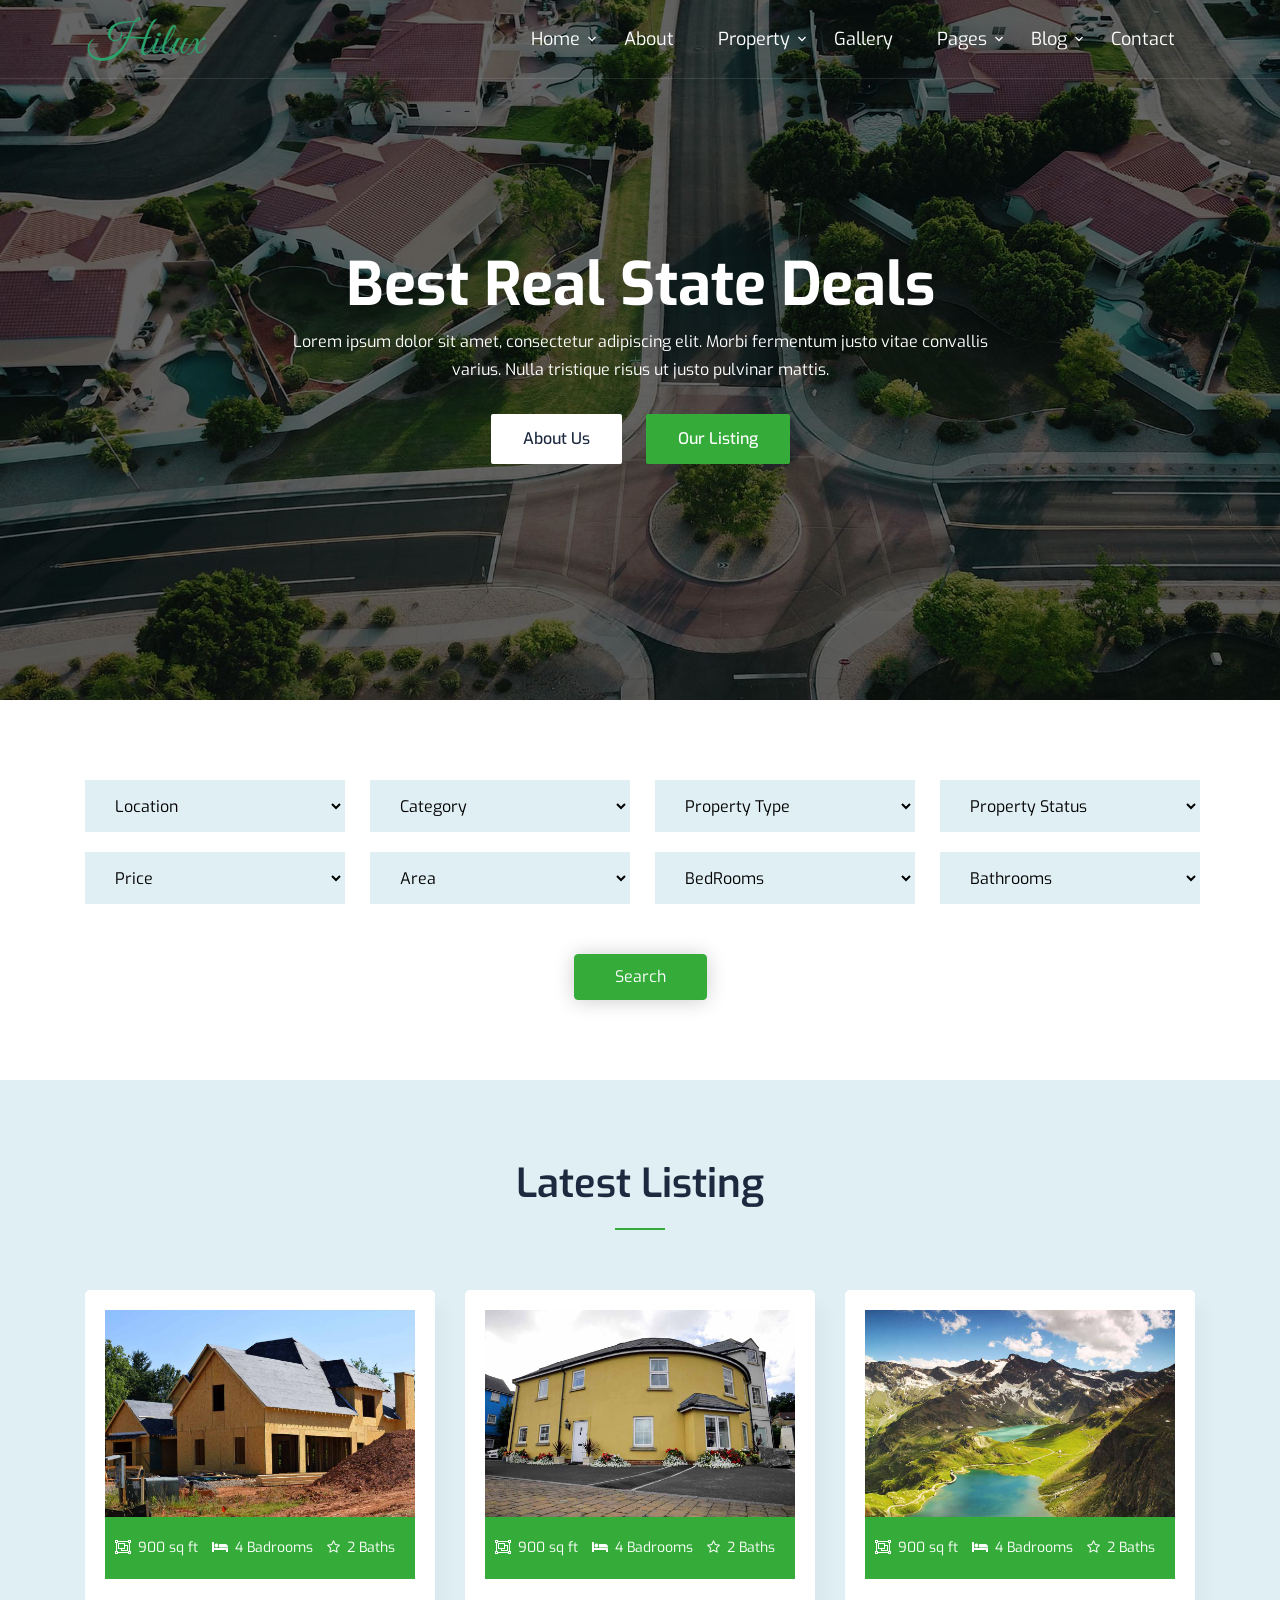
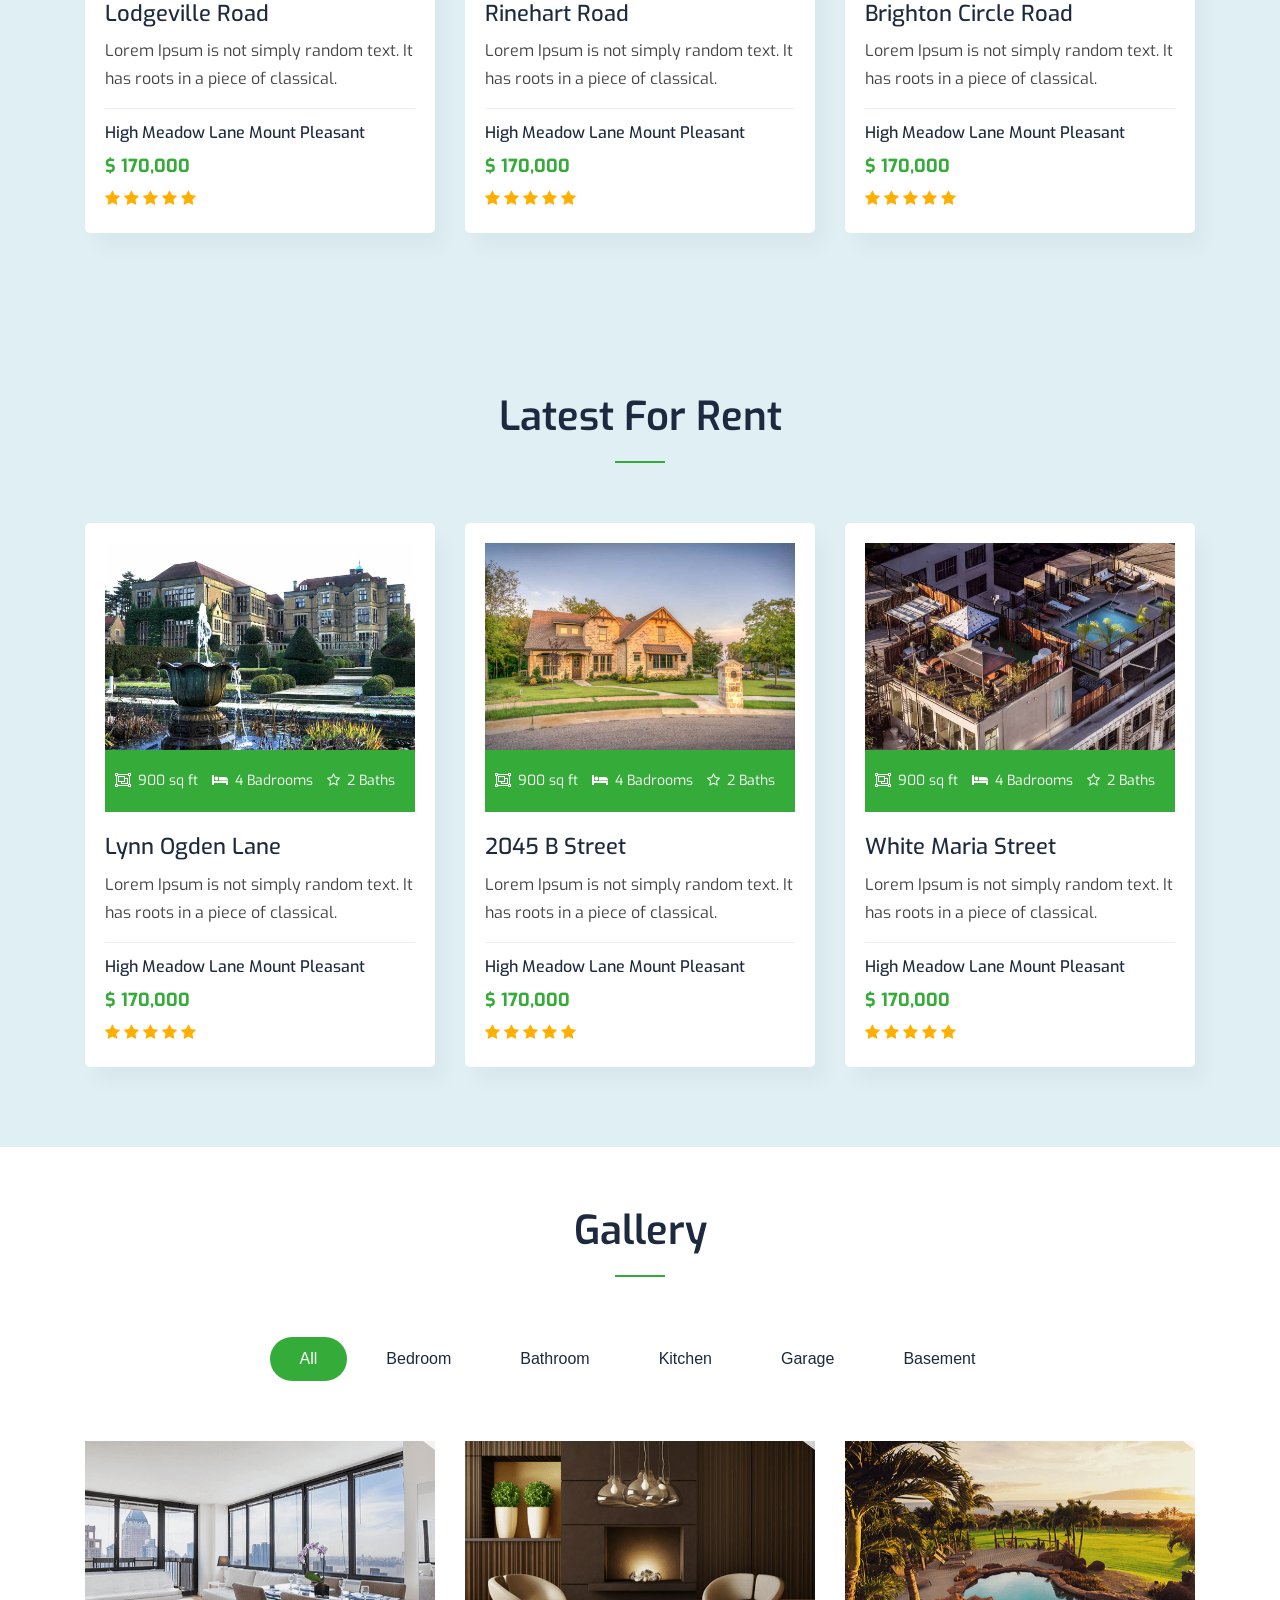
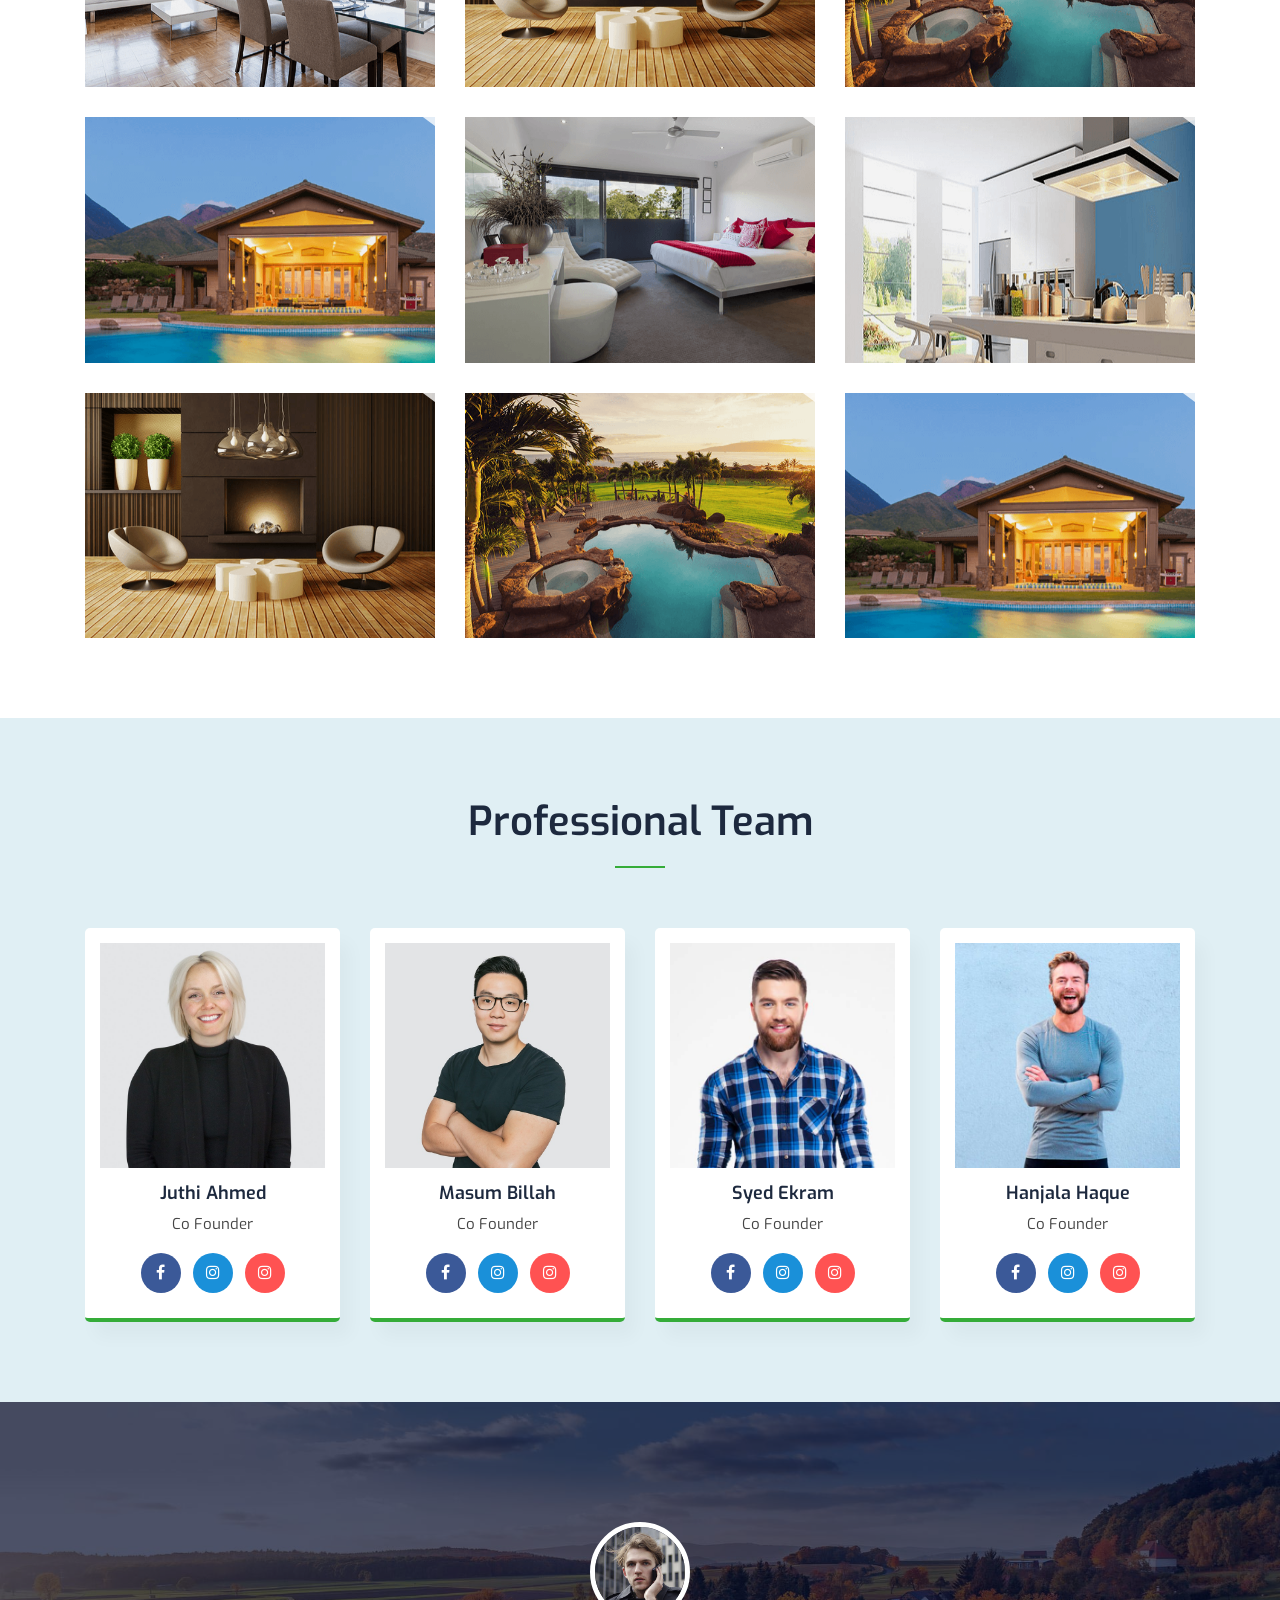
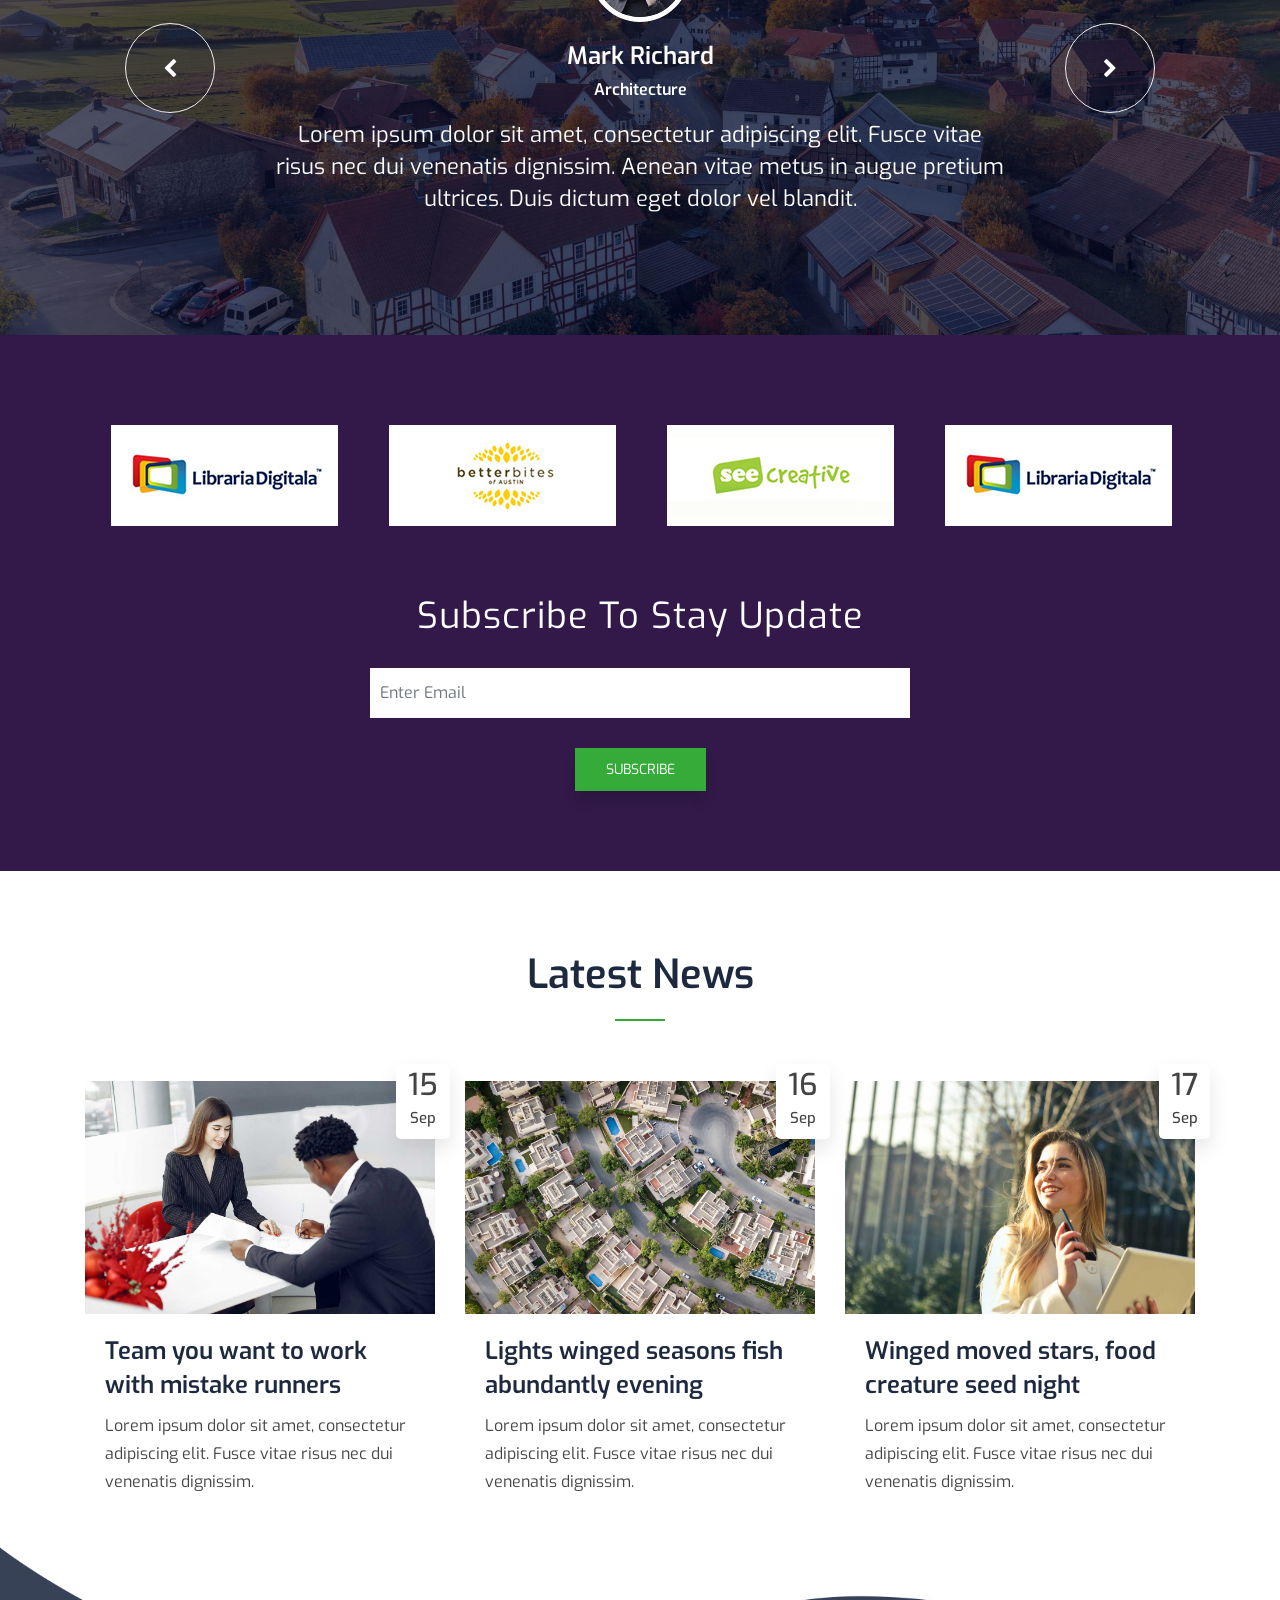
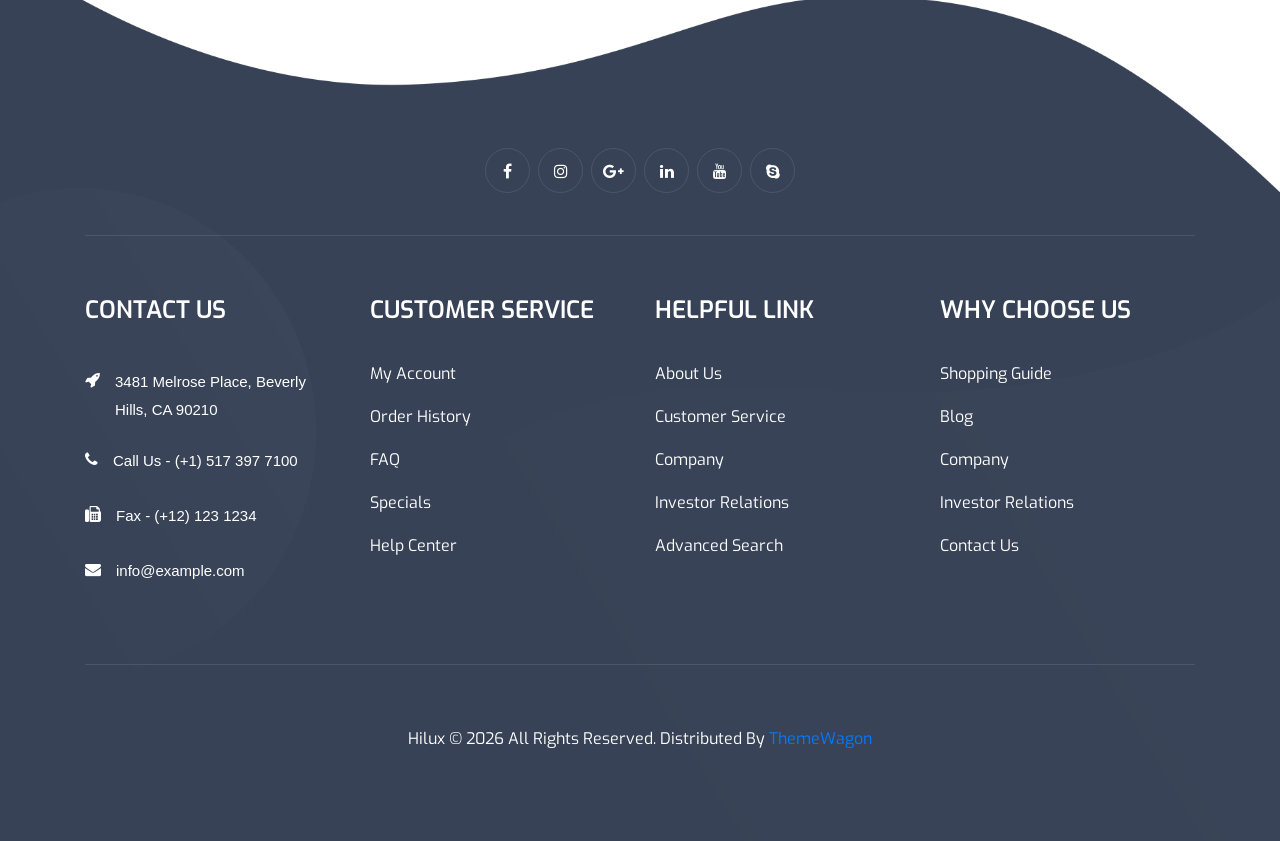
<file: Hilux-1.0.0/index.html>
<!DOCTYPE html>
<html lang="en">

<head>
	<!-- Meta -->
	<meta charset="utf-8">
	<meta http-equiv="X-UA-Compatible" content="IE=edge">
	<meta name="viewport" content="width=device-width, initial-scale=1">
	<!-- The above 3 meta tags *must* come first in the head; any other head content must come *after* these tags -->
	<!-- SITE TITLE -->
	<title>Hilux - Real Estate HTML Template</title>
	<!-- Latest Bootstrap min CSS -->
	<link rel="stylesheet" href="assets/bootstrap/css/bootstrap.min.css">
	<!-- Google Font -->
	<link href="https://fonts.googleapis.com/css2?family=Exo:wght@300;400;500;600;700;800;900&display=swap"
		rel="stylesheet">
	<!-- Font Awesome CSS -->
	<link rel="stylesheet" href="assets/fonts/font-awesome.min.css">
	<link rel="stylesheet" href="assets/fonts/themify-icons.css">
	<!--- owl carousel Css-->
	<link rel="stylesheet" href="assets/owlcarousel/css/owl.carousel.css">
	<link rel="stylesheet" href="assets/owlcarousel/css/owl.theme.css">
	<!--fonts icons Css-->
	<link rel="stylesheet" href="assets/css/fonts.css">
	<!--prettyPhoto css-->
	<link href="assets/css/prettyPhoto.css" rel="stylesheet">
	<!-- animate CSS -->
	<link rel="stylesheet" href="assets/css/animate.css">
	<!-- Slick css -->
	<link rel="stylesheet" href="assets/css/slick.css">
	<!-- Style CSS -->
	<link rel="stylesheet" href="assets/css/menu.css">
	<link rel="stylesheet" href="assets/css/style.css">
	<link rel="stylesheet" href="assets/css/responsive.css">
	<!-- HTML5 shim and Respond.js IE8 support of HTML5 elements and media queries -->
	<!-- WARNING: Respond.js doesn't work if you view the page via file:// -->
	<!--[if lt IE 9]>
		  <script src="https://oss.maxcdn.com/html5shiv/3.7.2/html5shiv.min.js"></script>
		  <script src="https://oss.maxcdn.com/respond/1.4.2/respond.min.js"></script>
		<![endif]-->
</head>

<body data-spy="scroll" data-offset="80">

	<!-- START PRELOADER -->
	<div class="preloader">
		<div class="status">
			<div class="status-mes"></div>
		</div>
	</div>
	<!-- END PRELOADER -->

	<!-- START NAVBAR -->
	<div class="site-mobile-menu site-navbar-target">
		<div class="site-mobile-menu-header">
			<div class="site-mobile-menu-close mt-3">
				<span class="icon-close2 js-menu-toggle"></span>
			</div>
		</div>
		<div class="site-mobile-menu-body"></div>
	</div>

	<header class="site-navbar js-sticky-header site-navbar-target" role="banner">
		<div class="container">
			<div class="row align-items-center">
				<div class="col-6 col-xl-2">
					<h1 class="mb-0 site-logo"><a href="index.html"><img src="assets/img/logo.png" alt=""></a></h1>
				</div>
				<div class="col-12 col-md-10 d-none d-xl-block">
					<nav class="site-navigation position-relative text-right" role="navigation">
						<ul class="site-menu main-menu js-clone-nav mr-auto d-none d-lg-block">
							<li class="has-children">
								<a href="index.html" class="nav-link">Home</a>
								<ul class="dropdown">
									<li><a href="index_map.html" class="nav-link">Home Map</a></li>
									<li><a href="index_parallax.html" class="nav-link">Home Parallax</a></li>
									<li><a href="index_slideshow.html" class="nav-link">Home Slider</a></li>
									<li><a href="index_video.html" class="nav-link">Home video</a></li>
								</ul>
							</li>
							<li><a class="nav-link" href="about.html">about</a></li>
							<li class="has-children">
								<a href="property.html" class="nav-link">Property</a>
								<ul class="dropdown">
									<li><a href="property-details.html" class="nav-link">Property Details</a></li>
								</ul>
							</li>
							<li><a href="gallery.html">Gallery</a></li>
							<li class="has-children">
								<a href="#" class="nav-link">Pages</a>
								<ul class="dropdown">
									<li><a href="agent_profile.html" class="nav-link">agent profile</a></li>
									<li><a href="login.html" class="nav-link">login page</a></li>
									<li><a href="register.html" class="nav-link">register page</a></li>
									<li><a href="faq.html" class="nav-link">Faqs</a></li>
									<li><a href="404.html" class="nav-link">404 page</a></li>
								</ul>
							</li>
							<li class="has-children">
								<a href="blog.html" class="nav-link">Blog</a>
								<ul class="dropdown">
									<li><a href="blog.html" class="nav-link">Blog Post</a></li>
									<li><a href="blog-post.html" class="nav-link">Blog Single</a></li>
								</ul>
							</li>
							<li><a class="nav-link" href="contact.html">Contact</a></li>
						</ul>
					</nav>
				</div>
				<div class="col-6 d-inline-block d-xl-none ml-md-0 py-3" style="position: relative; top: 3px;">
					<a href="#" class="site-menu-toggle js-menu-toggle float-right"><span
							class="icon-menu h3"></span></a>
				</div>
			</div>
		</div>
	</header>
	<!-- END NAVBAR-->

	<!-- START HOME -->
	<section id="home" class="home_bg"
		style="background-image: url(assets/img/bg/home-bg.jpg);  background-size:cover; background-position: center center;">
		<div class="container">
			<div class="row">
				<div class="col-lg-10 offset-lg-1 col-sm-12 col-xs-12 text-center">
					<div class="hero-text">
						<h2>Best Real state deals</h2>
						<p>Lorem ipsum dolor sit amet, consectetur adipiscing elit. Morbi fermentum justo vitae
							convallis varius. Nulla tristique risus ut justo pulvinar mattis.</p>
						<div class="home_btn">
							<a href="about.html" class="app-btn wow bounceIn page-scroll home_btn_color_one"
								data-wow-delay=".6s">About us</a>
							<a href="gallery.html" class="app-btn wow bounceIn page-scroll home_btn_color_two"
								data-wow-delay=".8s">our Listing</a>
						</div>
					</div>
				</div><!--- END COL -->
			</div><!--- END ROW -->
		</div><!--- END CONTAINER -->
	</section>
	<!-- END  HOME -->

	<!-- START SEARCH -->
	<div class="search_bar section-padding">
		<div class="container">
			<div class="row">
				<div class="col-lg-3 col-sm-6 col-xs-12">
					<div class="single_search">
						<select>
							<option value="1">Location</option>
							<option value="2">United States</option>
							<option value="3">United Kingdom</option>
							<option value="3">Afghanistan</option>
							<option value="3">Albania</option>
							<option value="3">Australia</option>
							<option value="3">Benin</option>
							<option value="3">Belgium</option>
						</select>
					</div>
				</div><!--- END COL -->
				<div class="col-lg-3 col-sm-6 col-xs-12">
					<div class="single_search">
						<select>
							<option value="1">Category</option>
							<option value="1">Category</option>
							<option value="1">Category</option>
							<option value="1">Category</option>

						</select>
					</div>
				</div><!--- END COL -->
				<div class="col-lg-3 col-sm-6 col-xs-12">
					<div class="single_search">
						<select>
							<option value="1">Property Type</option>
							<option value="1">Residential</option>
							<option value="1">Commercial</option>
							<option value="1">Land</option>
						</select>
					</div>
				</div><!--- END COL -->
				<div class="col-lg-3 col-sm-6 col-xs-12">
					<div class="single_search">
						<select>
							<option value="1">Property Status</option>
							<option value="1">For Sale</option>
							<option value="1">For Rent</option>
						</select>
					</div>
				</div><!--- END COL -->
				<div class="col-lg-3 col-sm-6 col-xs-12">
					<div class="single_search">
						<select>
							<option value="1">Price</option>
							<option value="1">$15000</option>
							<option value="1">$20000</option>
							<option value="1">$25000</option>
							<option value="1">$30000</option>
							<option value="1">$35000</option>
						</select>
					</div>
				</div><!--- END COL -->
				<div class="col-lg-3 col-sm-6 col-xs-12">
					<div class="single_search">
						<select>
							<option value="1">Area</option>
							<option value="1">50</option>
							<option value="1">150</option>
							<option value="1">250</option>
							<option value="1">350</option>
							<option value="1">450</option>
						</select>
					</div>
				</div><!--- END COL -->
				<div class="col-lg-3 col-sm-6 col-xs-12">
					<div class="single_search">
						<select>
							<option value="1">BedRooms</option>
							<option value="1">1</option>
							<option value="1">2</option>
							<option value="1">3</option>
							<option value="1">4</option>
							<option value="1">5</option>
							<option value="1">6</option>
							<option value="1">7</option>
						</select>
					</div>
				</div><!--- END COL -->
				<div class="col-lg-3 col-sm-6 col-xs-12">
					<div class="single_search">
						<select>
							<option value="1">Bathrooms</option>
							<option value="1">1</option>
							<option value="1">2</option>
							<option value="1">3</option>
							<option value="1">4</option>
						</select>
					</div>
				</div><!--- END COL -->
				<div class="col-lg-12 text-center">
					<div class="search_btn">
						<a href="#" class="btn btn-serach-bg">search</a>
					</div>
				</div>
			</div><!--- END ROW -->
		</div><!--- END CONTAINER -->
	</div>
	<!-- END  SEARCH -->

	<!-- START PROPERTY -->
	<section class="template_property">
		<div class="container">
			<div class="section-title text-center wow zoomIn">
				<h2>Latest listing</h2>
				<div></div>
			</div>
			<div class="row">
				<div class="col-lg-4 col-sm-12 col-xs-12">
					<div class="single_property">
						<img src="assets/img/property/1.jpg" class="img-fluid" alt="" />
						<div class="single_property_description text-center">
							<span><i class="fa fa-object-group"></i> 900 sq ft</span>
							<span><i class="fa fa-bed"></i> 4 Badrooms</span>
							<span><i class="fa fa-star-o"></i> 2 Baths</span>
						</div>
						<div class="single_property_content">
							<h4><a href="#">Lodgeville Road</a></h4>
							<p>Lorem Ipsum is not simply random text. It has roots in a piece of classical. </p>

						</div>
						<div class="single_property_price">
							High Meadow Lane Mount Pleasant <span>$ 170,000</span>
							<i class="fa fa-star"></i>
							<i class="fa fa-star"></i>
							<i class="fa fa-star"></i>
							<i class="fa fa-star"></i>
							<i class="fa fa-star"></i>
						</div>
					</div><!--- END SINGLE PROPERTY -->
				</div><!--- END COL -->
				<div class="col-lg-4 col-sm-12 col-xs-12">
					<div class="single_property">
						<img src="assets/img/property/2.jpg" class="img-fluid" alt="" />
						<div class="single_property_description text-center">
							<span><i class="fa fa-object-group"></i> 900 sq ft</span>
							<span><i class="fa fa-bed"></i> 4 Badrooms</span>
							<span><i class="fa fa-star-o"></i> 2 Baths</span>
						</div>
						<div class="single_property_content">
							<h4><a href="#">Rinehart Road</a></h4>
							<p>Lorem Ipsum is not simply random text. It has roots in a piece of classical. </p>

						</div>
						<div class="single_property_price">
							High Meadow Lane Mount Pleasant <span>$ 170,000</span>
							<i class="fa fa-star"></i>
							<i class="fa fa-star"></i>
							<i class="fa fa-star"></i>
							<i class="fa fa-star"></i>
							<i class="fa fa-star"></i>
						</div>
					</div>
				</div><!--- END  COL-->
				<div class="col-lg-4 col-sm-12 col-xs-12">
					<div class="single_property">
						<img src="assets/img/property/3.jpg" class="img-fluid" alt="" />
						<div class="single_property_description text-center">
							<span><i class="fa fa-object-group"></i> 900 sq ft</span>
							<span><i class="fa fa-bed"></i> 4 Badrooms</span>
							<span><i class="fa fa-star-o"></i> 2 Baths</span>
						</div>
						<div class="single_property_content">
							<h4><a href="#">Brighton Circle Road</a></h4>
							<p>Lorem Ipsum is not simply random text. It has roots in a piece of classical. </p>

						</div>
						<div class="single_property_price">
							High Meadow Lane Mount Pleasant <span>$ 170,000</span>
							<i class="fa fa-star"></i>
							<i class="fa fa-star"></i>
							<i class="fa fa-star"></i>
							<i class="fa fa-star"></i>
							<i class="fa fa-star"></i>
						</div>
					</div>
				</div><!--- END  COL-->
			</div><!--- END ROW -->
		</div><!--- END CONTAINER -->
	</section>
	<!-- END  PROPERTY -->

	<!-- START PROPERTY -->
	<section class="template_property section-padding">
		<div class="container">
			<div class="section-title  text-center wow zoomIn">
				<h2>Latest for Rent</h2>
				<div></div>
			</div>
			<div class="row">
				<div class="col-lg-4 col-sm-12 col-xs-12">
					<div class="single_property">
						<img src="assets/img/property/4.jpg" class="img-fluid" alt="" />
						<div class="single_property_description text-center">
							<span><i class="fa fa-object-group"></i> 900 sq ft</span>
							<span><i class="fa fa-bed"></i> 4 Badrooms</span>
							<span><i class="fa fa-star-o"></i> 2 Baths</span>
						</div>
						<div class="single_property_content">
							<h4><a href="#">Lynn Ogden Lane</a></h4>
							<p>Lorem Ipsum is not simply random text. It has roots in a piece of classical. </p>

						</div>
						<div class="single_property_price">
							High Meadow Lane Mount Pleasant <span>$ 170,000</span>
							<i class="fa fa-star"></i>
							<i class="fa fa-star"></i>
							<i class="fa fa-star"></i>
							<i class="fa fa-star"></i>
							<i class="fa fa-star"></i>
						</div>
					</div>
				</div><!--- END  COL-->
				<div class="col-lg-4 col-sm-12 col-xs-12">
					<div class="single_property">
						<img src="assets/img/property/5.jpg" class="img-fluid" alt="" />
						<div class="single_property_description text-center">
							<span><i class="fa fa-object-group"></i> 900 sq ft</span>
							<span><i class="fa fa-bed"></i> 4 Badrooms</span>
							<span><i class="fa fa-star-o"></i> 2 Baths</span>
						</div>
						<div class="single_property_content">
							<h4><a href="#">2045 B Street</a></h4>
							<p>Lorem Ipsum is not simply random text. It has roots in a piece of classical. </p>

						</div>
						<div class="single_property_price">
							High Meadow Lane Mount Pleasant <span>$ 170,000</span>
							<i class="fa fa-star"></i>
							<i class="fa fa-star"></i>
							<i class="fa fa-star"></i>
							<i class="fa fa-star"></i>
							<i class="fa fa-star"></i>
						</div>
					</div>
				</div><!--- END  COL-->
				<div class="col-lg-4 col-sm-12 col-xs-12">
					<div class="single_property">
						<img src="assets/img/property/6.jpg" class="img-fluid" alt="" />
						<div class="single_property_description text-center">
							<span><i class="fa fa-object-group"></i> 900 sq ft</span>
							<span><i class="fa fa-bed"></i> 4 Badrooms</span>
							<span><i class="fa fa-star-o"></i> 2 Baths</span>
						</div>
						<div class="single_property_content">
							<h4><a href="#">White Maria Street</a></h4>
							<p>Lorem Ipsum is not simply random text. It has roots in a piece of classical. </p>

						</div>
						<div class="single_property_price">
							High Meadow Lane Mount Pleasant <span>$ 170,000</span>
							<i class="fa fa-star"></i>
							<i class="fa fa-star"></i>
							<i class="fa fa-star"></i>
							<i class="fa fa-star"></i>
							<i class="fa fa-star"></i>
						</div>
					</div>
				</div><!--- END  COL-->
			</div><!--- END ROW -->
		</div><!--- END CONTAINER -->
	</section>
	<!-- END  PROPERTY -->

	<!-- START PORTFOLIO -->
	<section id="gallery" class="works_area">
		<div class="container">
			<div class="section-title text-center wow zoomIn">
				<h2>Gallery</h2>
				<div></div>
			</div>
			<div class="col-lg-12 text-center">
				<ul class="portfolio-filters">
					<li class="filter active" data-filter="all">all</li>
					<li class="filter" data-filter="bedroom">Bedroom</li>
					<li class="filter" data-filter="bathroom">Bathroom</li>
					<li class="filter" data-filter="kitchen">kitchen</li>
					<li class="filter" data-filter="garage">Garage</li>
					<li class="filter" data-filter="basement">Basement</li>
				</ul>
			</div><!-- END COL -->
			<div class="row portfolio-items-list">
				<div class="col-lg-4 col-sm-4 col-xs-12 mix bathroom kitchen garage">
					<div class="grid">
						<figure class="effect-apollo">
							<img src="assets/img/portfolio/1.jpg" class="img-fluid" alt="" />
							<figcaption>
								<a class="prettyPhoto image_zoom" href="assets/img/portfolio/1.jpg"></a>
								<p><a href="#" data-toggle="modal" data-target="#projectModal">Your Dream House</a></p>
							</figcaption>
						</figure>
					</div>
				</div><!--- END COL -->
				<div class="col-lg-4 col-sm-4 col-xs-12 mix bedroom garage">
					<div class="grid">
						<figure class="effect-apollo">
							<img src="assets/img/portfolio/2.jpg" class="img-fluid" alt="" />
							<figcaption>
								<a class="prettyPhoto image_zoom" href="assets/img/portfolio/2.jpg"></a>
								<p><a href="#" data-toggle="modal" data-target="#projectModal">Your Dream House</a></p>
							</figcaption>
						</figure>
					</div>
				</div><!--- END COL -->
				<div class="col-lg-4 col-sm-4 col-xs-12 mix bathroom">
					<div class="grid">
						<figure class="effect-apollo">
							<img src="assets/img/portfolio/3.jpg" class="img-fluid" alt="" />
							<figcaption>
								<a class="prettyPhoto image_zoom" href="assets/img/portfolio/3.jpg"></a>
								<p><a href="#" data-toggle="modal" data-target="#projectModal">Your Dream House</a></p>
							</figcaption>
						</figure>
					</div>
				</div><!--- END COL -->
				<div class="col-lg-4 col-sm-4 col-xs-12 mix garage kitchen">
					<div class="grid">
						<figure class="effect-apollo">
							<img src="assets/img/portfolio/4.jpg" class="img-fluid" alt="" />
							<figcaption>
								<a class="prettyPhoto image_zoom" href="assets/img/portfolio/4.jpg"></a>
								<p><a href="#" data-toggle="modal" data-target="#projectModal">Your Dream House</a></p>
							</figcaption>
						</figure>
					</div>
				</div><!--- END COL -->
				<div class="col-lg-4 col-sm-4 col-xs-12 mix bedroom">
					<div class="grid">
						<figure class="effect-apollo">
							<img src="assets/img/portfolio/5.jpg" class="img-fluid" alt="" />
							<figcaption>
								<a class="prettyPhoto image_zoom" href="assets/img/portfolio/5.jpg"></a>
								<p><a href="#" data-toggle="modal" data-target="#projectModal">Your Dream House</a></p>
							</figcaption>
						</figure>
					</div>
				</div><!--- END COL -->
				<div class="col-lg-4 col-sm-4 col-xs-12 mix bathroom kitchen">
					<div class="grid">
						<figure class="effect-apollo">
							<img src="assets/img/portfolio/6.jpg" class="img-fluid" alt="" />
							<figcaption>
								<a class="prettyPhoto image_zoom" href="assets/img/portfolio/6.jpg"></a>
								<p><a href="#" data-toggle="modal" data-target="#projectModal">Your Dream House</a></p>
							</figcaption>
						</figure>
					</div>
				</div><!--- END COL -->
				<div class="col-lg-4 col-sm-4 col-xs-12 mix basement garage">
					<div class="grid">
						<figure class="effect-apollo">
							<img src="assets/img/portfolio/7.jpg" class="img-fluid" alt="" />
							<figcaption>
								<a class="prettyPhoto image_zoom" href="assets/img/portfolio/7.jpg"></a>
								<p><a href="#" data-toggle="modal" data-target="#projectModal">Your Dream House</a></p>
							</figcaption>
						</figure>
					</div>
				</div><!--- END COL -->
				<div class="col-lg-4 col-sm-4 col-xs-12 mix bedroom basement">
					<div class="grid">
						<figure class="effect-apollo">
							<img src="assets/img/portfolio/8.jpg" class="img-fluid" alt="" />
							<figcaption>
								<a class="prettyPhoto image_zoom" href="assets/img/portfolio/8.jpg"></a>
								<p><a href="#" data-toggle="modal" data-target="#projectModal">Your Dream House</a></p>
							</figcaption>
						</figure>
					</div>
				</div><!--- END COL -->
				<div class="col-lg-4 col-sm-4 col-xs-12 mix bedroom basement">
					<div class="grid">
						<figure class="effect-apollo">
							<img src="assets/img/portfolio/9.jpg" class="img-fluid" alt="" />
							<figcaption>
								<a class="prettyPhoto image_zoom" href="assets/img/portfolio/9.jpg"></a>
								<p><a href="#" data-toggle="modal" data-target="#projectModal">Your Dream House</a></p>
							</figcaption>
						</figure>
					</div>
				</div><!--- END COL -->
			</div><!--- END ROW -->
		</div><!--- END CONTAINER -->
	</section>
	<!-- END PORTFOLIO -->

	<!-- START TEAM US -->
	<section id="team" class="our_team section-padding">
		<div class="container">
			<div class="section-title text-center wow zoomIn">
				<h2>Professional team</h2>
				<div></div>
			</div>
			<div class="row text-center">
				<div class="col-lg-3 col-sm-3 col-xs-12">
					<div class="single_team">
						<img src="assets/img/team/team-1.jpg" class="img-fluid" alt="" />
						<h3>Juthi Ahmed</h3>
						<p>Co Founder</p>
						<ul class="list-inline">
							<li><a href="#" class="st-facebook"><i class="fa fa-facebook"></i></a></li>
							<li><a href="#" class="st-twitter"><i class="fa fa-instagram"></i></a></li>
							<li><a href="#" class="st-instagram"><i class="fa fa-instagram"></i></a></li>
						</ul>
					</div><!--- END SINGLE TEAM -->
				</div><!--- END COL -->
				<div class="col-lg-3 col-sm-3 col-xs-12">
					<div class="single_team">
						<img src="assets/img/team/team-2.jpg" class="img-fluid" alt="" />
						<h3>Masum Billah</h3>
						<p>Co Founder</p>
						<ul class="list-inline">
							<li><a href="#" class="st-facebook"><i class="fa fa-facebook"></i></a></li>
							<li><a href="#" class="st-twitter"><i class="fa fa-instagram"></i></a></li>
							<li><a href="#" class="st-instagram"><i class="fa fa-instagram"></i></a></li>
						</ul>
					</div><!--- END SINGLE TEAM -->
				</div><!--- END COL -->
				<div class="col-lg-3 col-sm-3 col-xs-12">
					<div class="single_team">
						<img src="assets/img/team/team-3.jpg" class="img-fluid" alt="" />
						<h3>Syed Ekram</h3>
						<p>Co Founder</p>
						<ul class="list-inline">
							<li><a href="#" class="st-facebook"><i class="fa fa-facebook"></i></a></li>
							<li><a href="#" class="st-twitter"><i class="fa fa-instagram"></i></a></li>
							<li><a href="#" class="st-instagram"><i class="fa fa-instagram"></i></a></li>
						</ul>
					</div><!--- END SINGLE TEAM -->
				</div><!--- END COL -->
				<div class="col-lg-3 col-sm-3 col-xs-12">
					<div class="single_team">
						<img src="assets/img/team/team-4.jpg" class="img-fluid" alt="" />
						<h3>Hanjala Haque</h3>
						<p>Co Founder</p>
						<ul class="list-inline">
							<li><a href="#" class="st-facebook"><i class="fa fa-facebook"></i></a></li>
							<li><a href="#" class="st-twitter"><i class="fa fa-instagram"></i></a></li>
							<li><a href="#" class="st-instagram"><i class="fa fa-instagram"></i></a></li>
						</ul>
					</div><!--- END SINGLE TEAM -->
				</div><!--- END COL -->
			</div><!--- END ROW -->
		</div><!--- END CONTAINER -->
	</section>
	<!-- END TEAM US -->

	<!-- START TESTIMONIAL -->
	<section data-stellar-background-ratio="0.3" class="our_testimonial section-padding"
		style="background-image: url(assets/img/bg/testimonial-bg.jpg);  background-size:cover;background-position:center;">
		<div class="container">
			<div class="row">
				<div class="col-lg-8 offset-lg-2 col-sm-12 col-xs-12 text-center">
					<div class="testimonial1-carousel">
						<div class="single-testimonial">
							<img src="assets/img/testimonial/1.jpg" alt="">
							<h4>Mark Richard</h4>
							<span>Architecture</span>
							<p>Lorem ipsum dolor sit amet, consectetur adipiscing elit. Fusce vitae risus nec dui
								venenatis dignissim. Aenean vitae metus in augue pretium ultrices. Duis dictum eget
								dolor vel blandit.</p>
						</div>
						<div class="single-testimonial">
							<img src="assets/img/testimonial/2.jpg" alt="">
							<h4>Mark Richard</h4>
							<span>Architecture</span>
							<p>Lorem ipsum dolor sit amet, consectetur adipiscing elit. Fusce vitae risus nec dui
								venenatis dignissim. Aenean vitae metus in augue pretium ultrices. Duis dictum eget
								dolor vel blandit.</p>
						</div>
						<div class="single-testimonial">
							<img src="assets/img/testimonial/3.jpg" alt="">
							<h4>Mark Richard</h4>
							<span>Architecture</span>
							<p>Lorem ipsum dolor sit amet, consectetur adipiscing elit. Fusce vitae risus nec dui
								venenatis dignissim. Aenean vitae metus in augue pretium ultrices. Duis dictum eget
								dolor vel blandit.</p>
						</div>
					</div>
				</div><!-- END COL -->
			</div><!--END  ROW  -->
		</div><!-- END CONTAINER  -->
	</section>
	<!-- END TESTIMONIAL -->

	<!-- START NEWSLETTER -->
	<section class="newsletter section-padding">
		<div class="container">
			<div class="row">
				<div class="col-lg-12">
					<div class="partner  wow fadeInRight">
						<a href="#"><img src="assets/img/partner/1.png" alt="image"></a>
						<a href="#"><img src="assets/img/partner/2.png" alt="image"></a>
						<a href="#"><img src="assets/img/partner/3.png" alt="image"></a>
						<a href="#"><img src="assets/img/partner/4.png" alt="image"></a>
						<a href="#"><img src="assets/img/partner/5.png" alt="image"></a>
						<a href="#"><img src="assets/img/partner/1.png" alt="image"></a>
						<a href="#"><img src="assets/img/partner/2.png" alt="image"></a>
						<a href="#"><img src="assets/img/partner/3.png" alt="image"></a>
						<a href="#"><img src="assets/img/partner/4.png" alt="image"></a>
						<a href="#"><img src="assets/img/partner/5.png" alt="image"></a>
					</div>
				</div><!-- END COL  -->
			</div><!--END  ROW  -->
			<div class="row">
				<div class="col-lg-6 offset-lg-3 col-sm-12 col-xs-12 text-center">
					<div class="signup_form">
						<h3 class="section-title-white">Subscribe to stay update</h3>
						<!-- Replace the form action in the line below with your MailChimp embed action! -->
						<form novalidate="" class="validate" name="mc-embedded-subscribe-form" method="post" action="#">
							<input type="email" placeholder="Enter Email" id="mce-email" class="form-control"
								name="EMAIL">
							<span><button class="btn btn-detault btn-light-bg" name="subscribe"
									type="submit">Subscribe</button></span>
							<div id="mce-responses">
								<div style="display:none" id="mce-error-response" class="response"></div>
								<div style="display:none" id="mce-success-response" class="response"></div>
							</div>
						</form>
					</div>
				</div><!-- END COL  -->
			</div><!-- END ROW  -->
		</div><!-- END CONTAINER -->
	</section>
	<!-- END NEWSLETTER -->

	<!-- START BLOG -->
	<section id="blog" class="fresh-news section-padding">
		<div class="container">
			<div class="section-title text-center">
				<h2>Latest News</h2>
				<div></div>
			</div>
			<div class="row">
				<div class="col-lg-4 col-sm-4 col-xs-12">
					<div class="single_blog">
						<div class="blog_img">
							<a href="blog.html"><img src="assets/img/blog/blog-1.jpg" class="img-fluid"
									alt="image" /></a>
							<div class="post-date">
								<span class="date">15</span>
								<span class="month">Sep</span>
							</div>
						</div>
						<div class="blog_content">
							<h3><a href="blog.html">Team you want to work with mistake runners</a></h3>
							<p>Lorem ipsum dolor sit amet, consectetur adipiscing elit. Fusce vitae risus nec dui
								venenatis dignissim.</p>
						</div>
					</div>
				</div><!-- END COL-->
				<div class="col-lg-4 col-sm-4 col-xs-12">
					<div class="single_blog">
						<div class="blog_img">
							<a href="blog.html"><img src="assets/img/blog/blog-2.jpg" class="img-fluid"
									alt="image" /></a>
							<div class="post-date">
								<span class="date">16</span>
								<span class="month">Sep</span>
							</div>
						</div>
						<div class="blog_content">
							<h3><a href="blog.html">Lights winged seasons fish abundantly evening</a></h3>
							<p>Lorem ipsum dolor sit amet, consectetur adipiscing elit. Fusce vitae risus nec dui
								venenatis dignissim.</p>
						</div>
					</div>
				</div><!-- END COL-->
				<div class="col-lg-4 col-sm-4 col-xs-12">
					<div class="single_blog">
						<div class="blog_img">
							<a href="blog.html"><img src="assets/img/blog/blog-3.jpg" class="img-fluid"
									alt="image" /></a>
							<div class="post-date">
								<span class="date">17</span>
								<span class="month">Sep</span>
							</div>
						</div>
						<div class="blog_content">
							<h3><a href="blog.html">Winged moved stars, food creature seed night</a></h3>
							<p>Lorem ipsum dolor sit amet, consectetur adipiscing elit. Fusce vitae risus nec dui
								venenatis dignissim.</p>
						</div>
					</div>
				</div><!-- END COL-->
			</div><!-- END ROW -->
		</div><!-- END CONTAINER -->
	</section>
	<!-- END BLOG -->

	<!-- START FOOTER -->
	<footer class="footer-area">
		<div class="container">
			<div class="row">
				<div class="col-lg-12 text-center">
					<div class="footer_social">
						<ul>
							<li><a data-toggle="tooltip" data-placement="top" title="Facebook" href="#"><i
										class="fa fa-facebook"></i></a>
							</li>
							<li><a data-toggle="tooltip" data-placement="top" title="Twitter" href="#"><i
										class="fa fa-instagram"></i></a>
							</li>
							<li><a data-toggle="tooltip" data-placement="top" title="Google Plus" href="#"><i
										class="fa fa-google-plus"></i></a>
							</li>
							<li><a data-toggle="tooltip" data-placement="top" title="Linkedin" href="#"><i
										class="fa fa-linkedin"></i></a>
							</li>
							<li><a data-toggle="tooltip" data-placement="top" title="Youtube" href="#"><i
										class="fa fa-youtube"></i></a>
							</li>
							<li><a data-toggle="tooltip" data-placement="top" title="Skype" href="#"><i
										class="fa fa-skype"></i></a>
							</li>
						</ul>
					</div>
				</div>
			</div>
			<div class="row footer-padding">
				<div class="col-lg-3 col-sm-3 col-xs-12">
					<div class="single_footer">
						<h4>Contact Us</h4>
						<div class="footer_contact">
							<ul>
								<li><i class="fa fa-rocket"></i> <span>3481 Melrose Place, Beverly Hills, CA
										90210</span></li>
								<li><i class="fa fa-phone"></i> <span>Call Us - (+1) 517 397 7100</span></li>
								<li><i class="fa fa-fax"></i> <span>Fax - (+12) 123 1234</span></li>
								<li><i class="fa fa-envelope"></i> <span>info@example.com</span></li>
							</ul>
						</div>
					</div>
				</div><!--- END COL -->
				<div class="col-lg-3 col-sm-3 col-xs-12">
					<div class="single_footer">
						<h4>Customer service</h4>
						<div class="footer_contact">
							<ul>
								<li><a href="#">My Account</a></li>
								<li><a href="#">Order History</a></li>
								<li><a href="#">FAQ</a></li>
								<li><a href="#">Specials</a></li>
								<li><a href="#">Help Center</a></li>
							</ul>
						</div>
					</div>
				</div><!--- END COL -->
				<div class="col-lg-3 col-sm-3 col-xs-12">
					<div class="single_footer">
						<h4>Helpful Link</h4>
						<div class="footer_contact">
							<ul>
								<li><a href="#">About us</a></li>
								<li><a href="#">Customer Service</a></li>
								<li><a href="#">Company</a></li>
								<li><a href="#">Investor Relations</a></li>
								<li><a href="#">Advanced Search</a></li>
							</ul>
						</div>
					</div>
				</div><!--- END COL -->
				<div class="col-lg-3 col-sm-3 col-xs-12">
					<div class="single_footer">
						<h4>Why choose Us</h4>
						<div class="footer_contact">
							<ul>
								<li><a href="#">Shopping Guide</a></li>
								<li><a href="#">Blog</a></li>
								<li><a href="#">Company</a></li>
								<li><a href="#">Investor Relations</a></li>
								<li><a href="contact.html">Contact Us</a></li>
							</ul>
						</div>
					</div>
				</div><!--- END COL -->
			</div><!--- END ROW -->
			<div class="row text-center">
				<div class="col-lg-12 col-sm-12 col-xs-12 wow zoomIn">
					<p class="footer_copyright">Hilux &copy; 2026 All Rights Reserved. Distributed by <a
							href="https://themewagon.com" target="_blank">ThemeWagon</a></p>.
				</div><!--- END COL -->
			</div><!--- END ROW -->
		</div><!--- END CONTAINER -->
	</footer>
	<!-- END FOOTER -->

	<!-- Latest jQuery -->
	<script src="assets/js/jquery-1.12.4.min.js"></script>
	<!-- Latest compiled and minified Bootstrap -->
	<script src="assets/bootstrap/js/bootstrap.min.js"></script>
	<!-- modernizer JS -->
	<script src="assets/js/modernizr-2.8.3.min.js"></script>
	<!-- stellar js -->
	<script src="assets/js/jquery.stellar.min.js"></script>
	<!-- Menu js -->
	<script src="assets/js/menu.js"></script>
	<script src="assets/js/jquery.sticky.js"></script>
	<!-- owl-carousel min js  -->
	<script src="assets/owlcarousel/js/owl.carousel.min.js"></script>
	<!-- MAGNIFICANT JS -->
	<script src="assets/js/jquery.magnific-popup.min.js"></script>
	<!-- Slick JS -->
	<script src="assets/js/slick.min.js"></script>
	<!-- jquery mixitup min js -->
	<script src="assets/js/jquery.mixitup.js"></script>
	<!-- jquery.prettyPhoto js -->
	<script src="assets/js/jquery.prettyPhoto.js"></script>
	<!-- scrolltopcontrol js -->
	<script src="assets/js/scrolltopcontrol.js"></script>
	<!-- WOW - Reveal Animations When You Scroll -->
	<script src="assets/js/wow.min.js"></script>
	<!-- scripts js -->
	<script src="assets/js/scripts.js"></script>
</body>

</html>
</file>
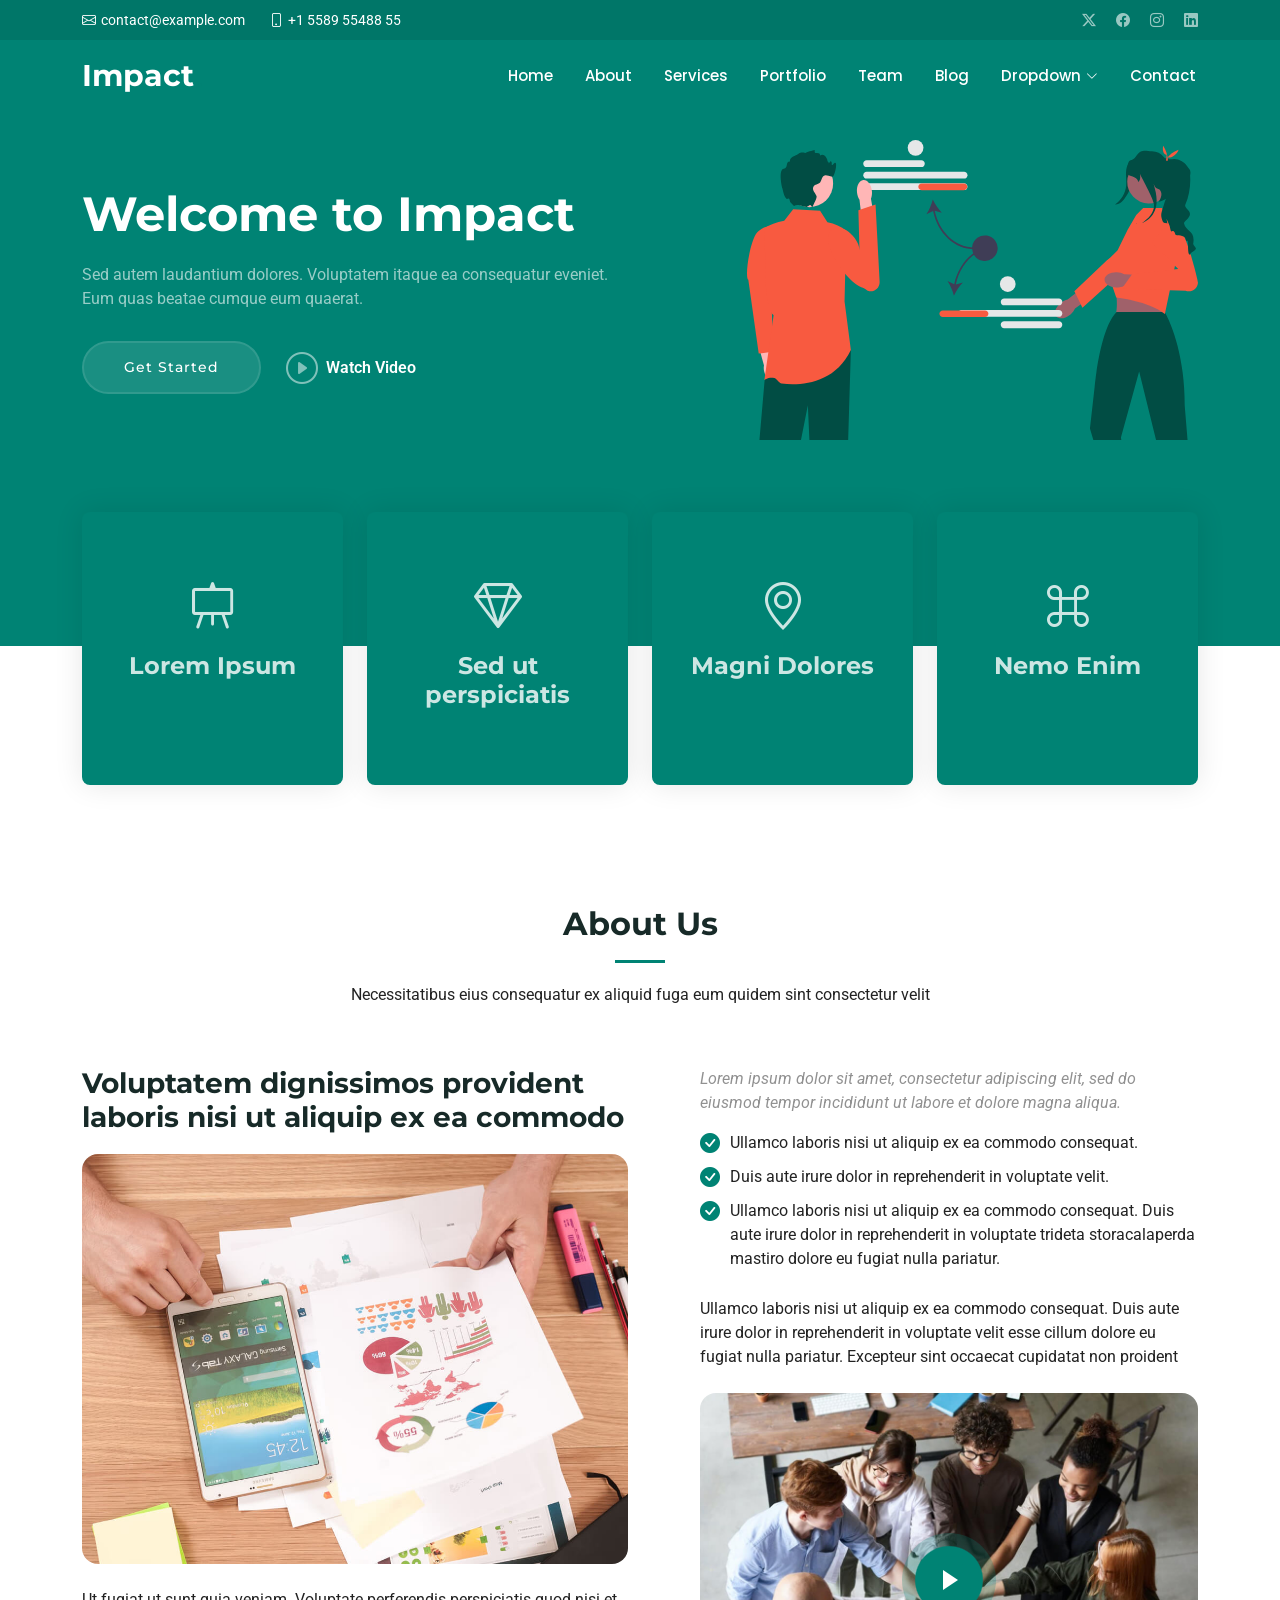
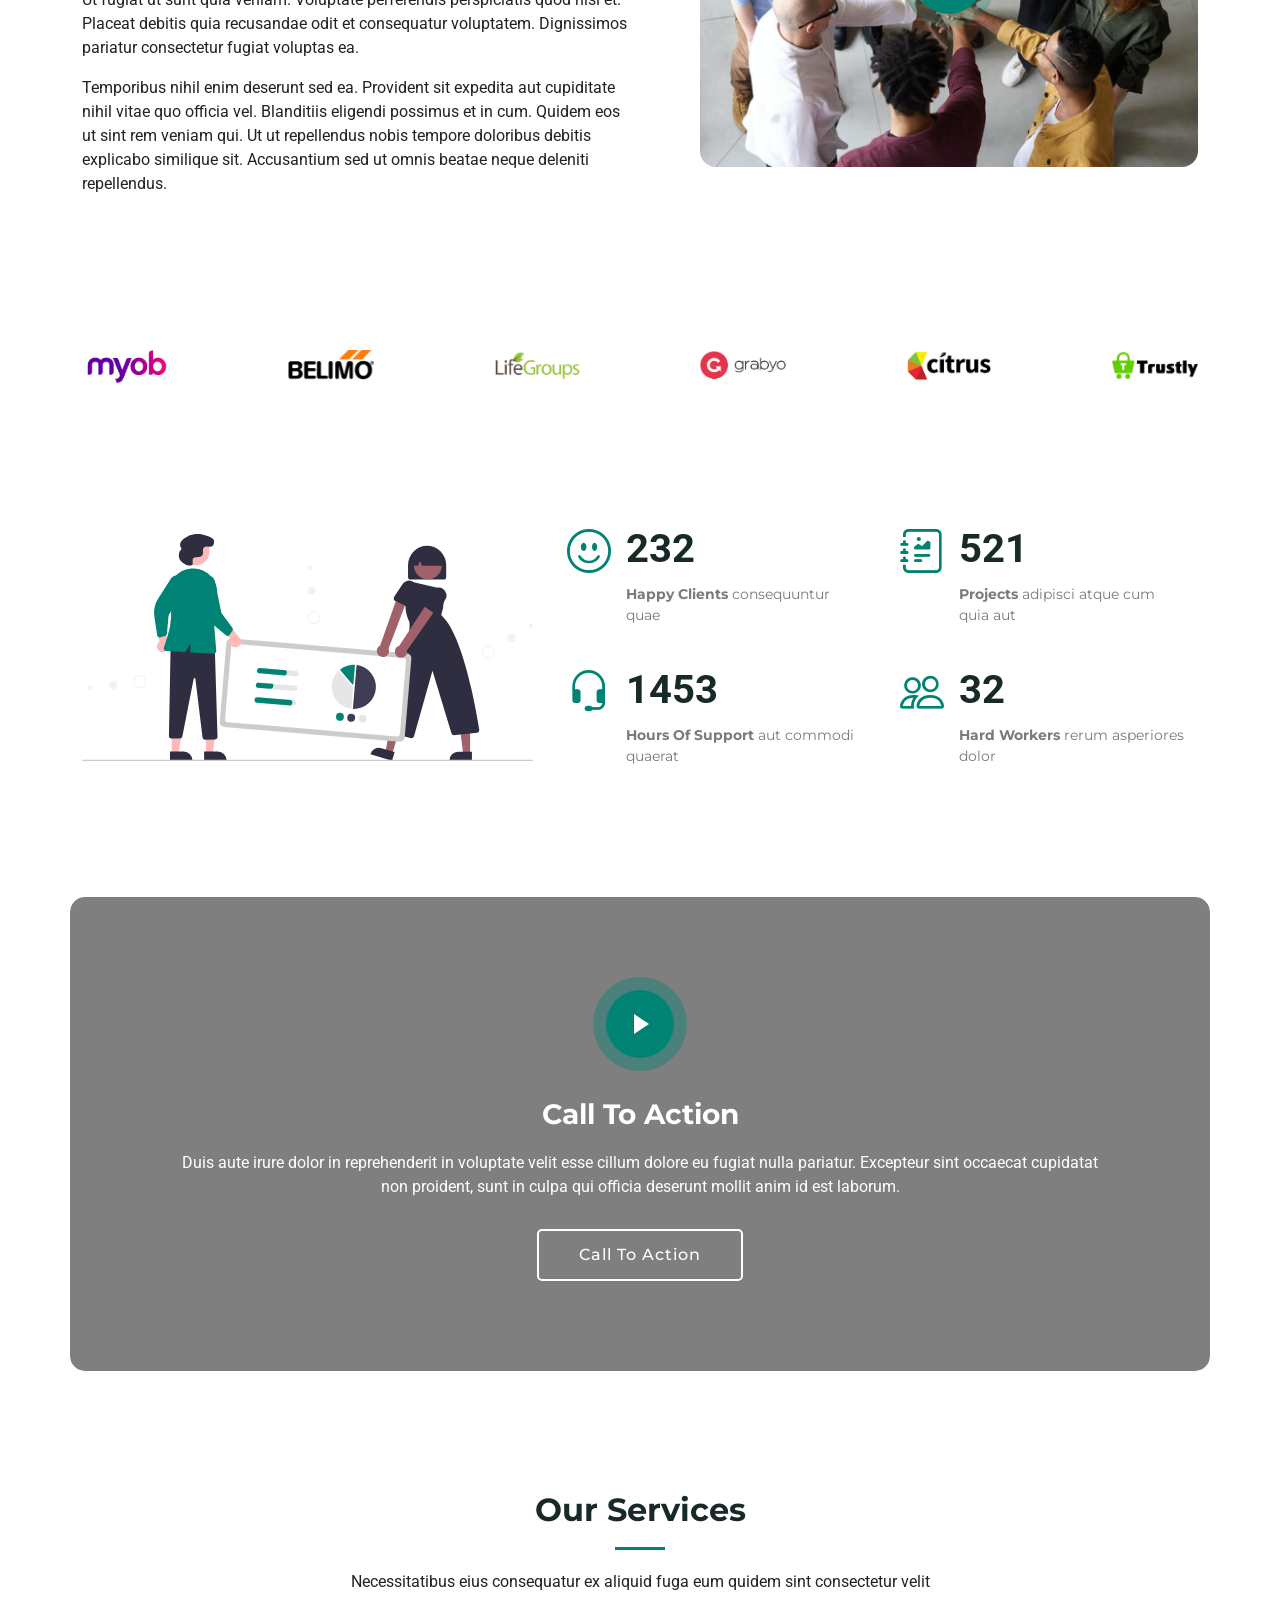
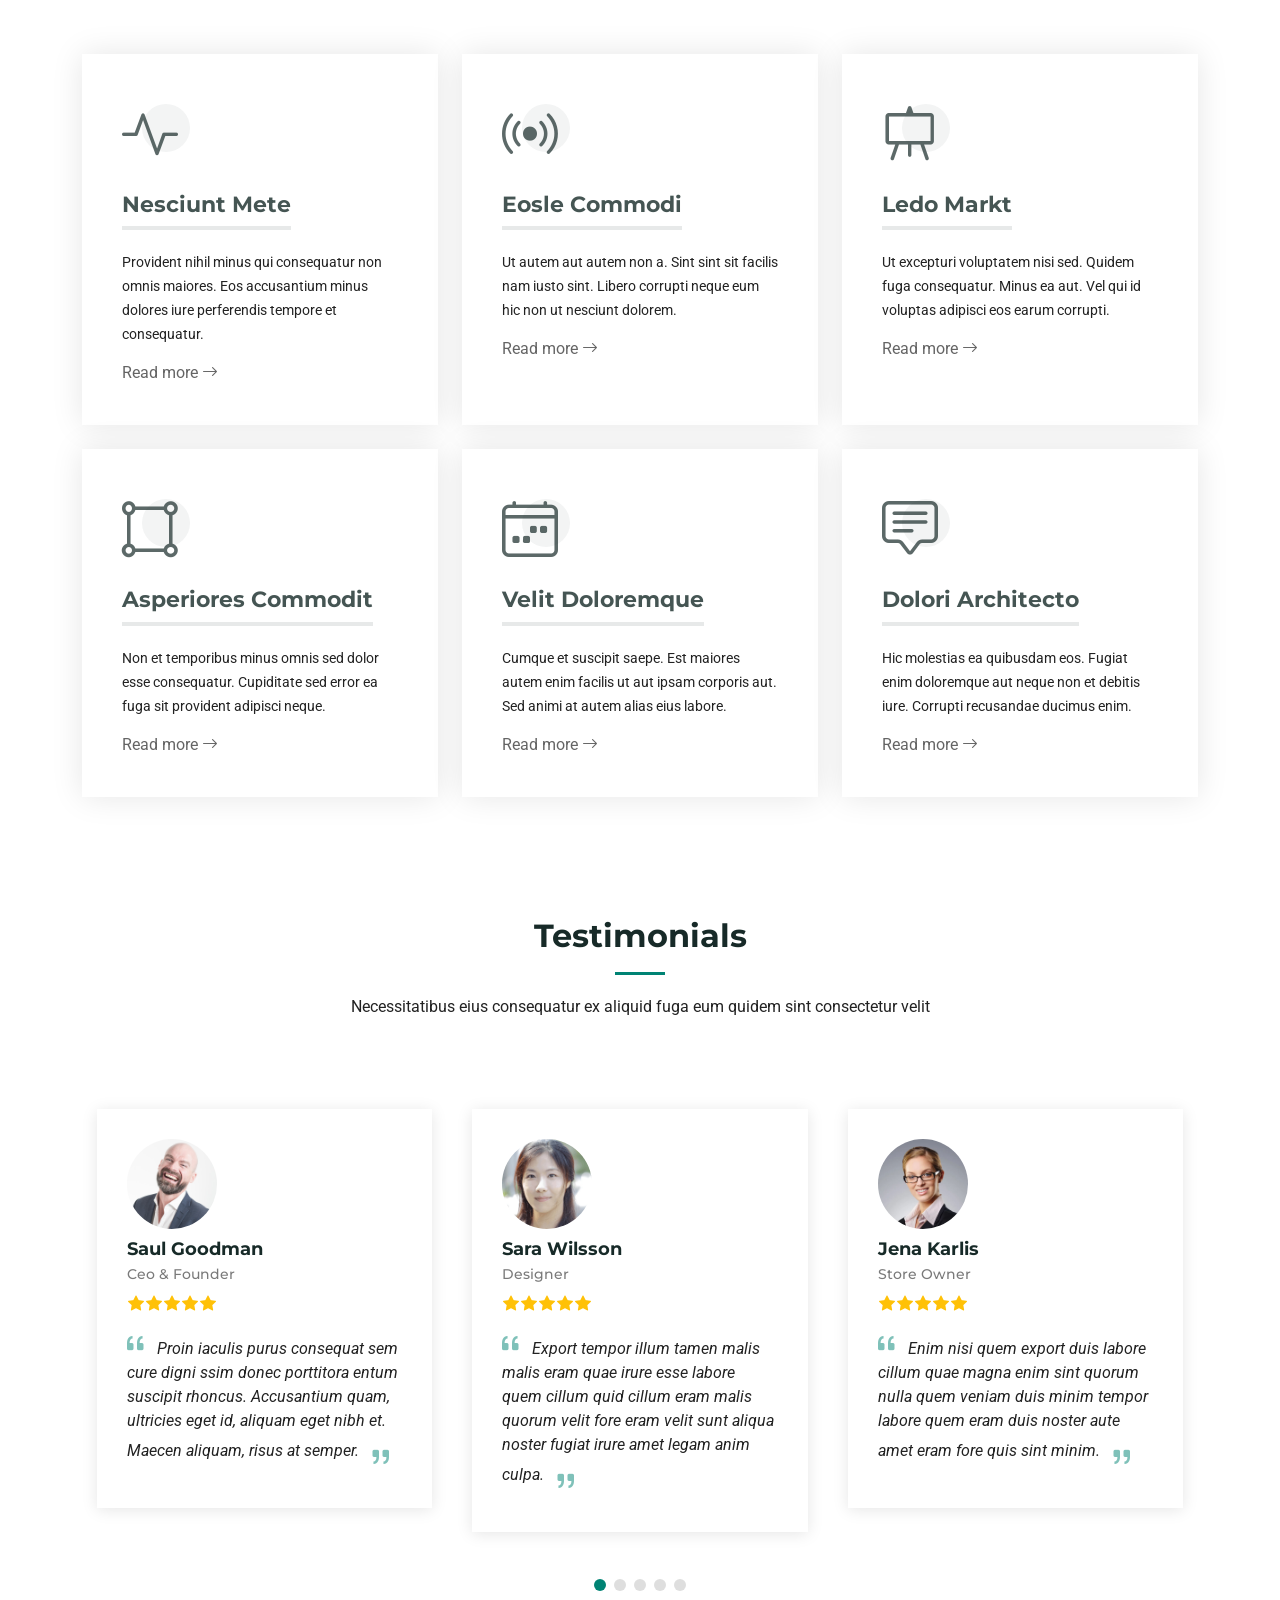
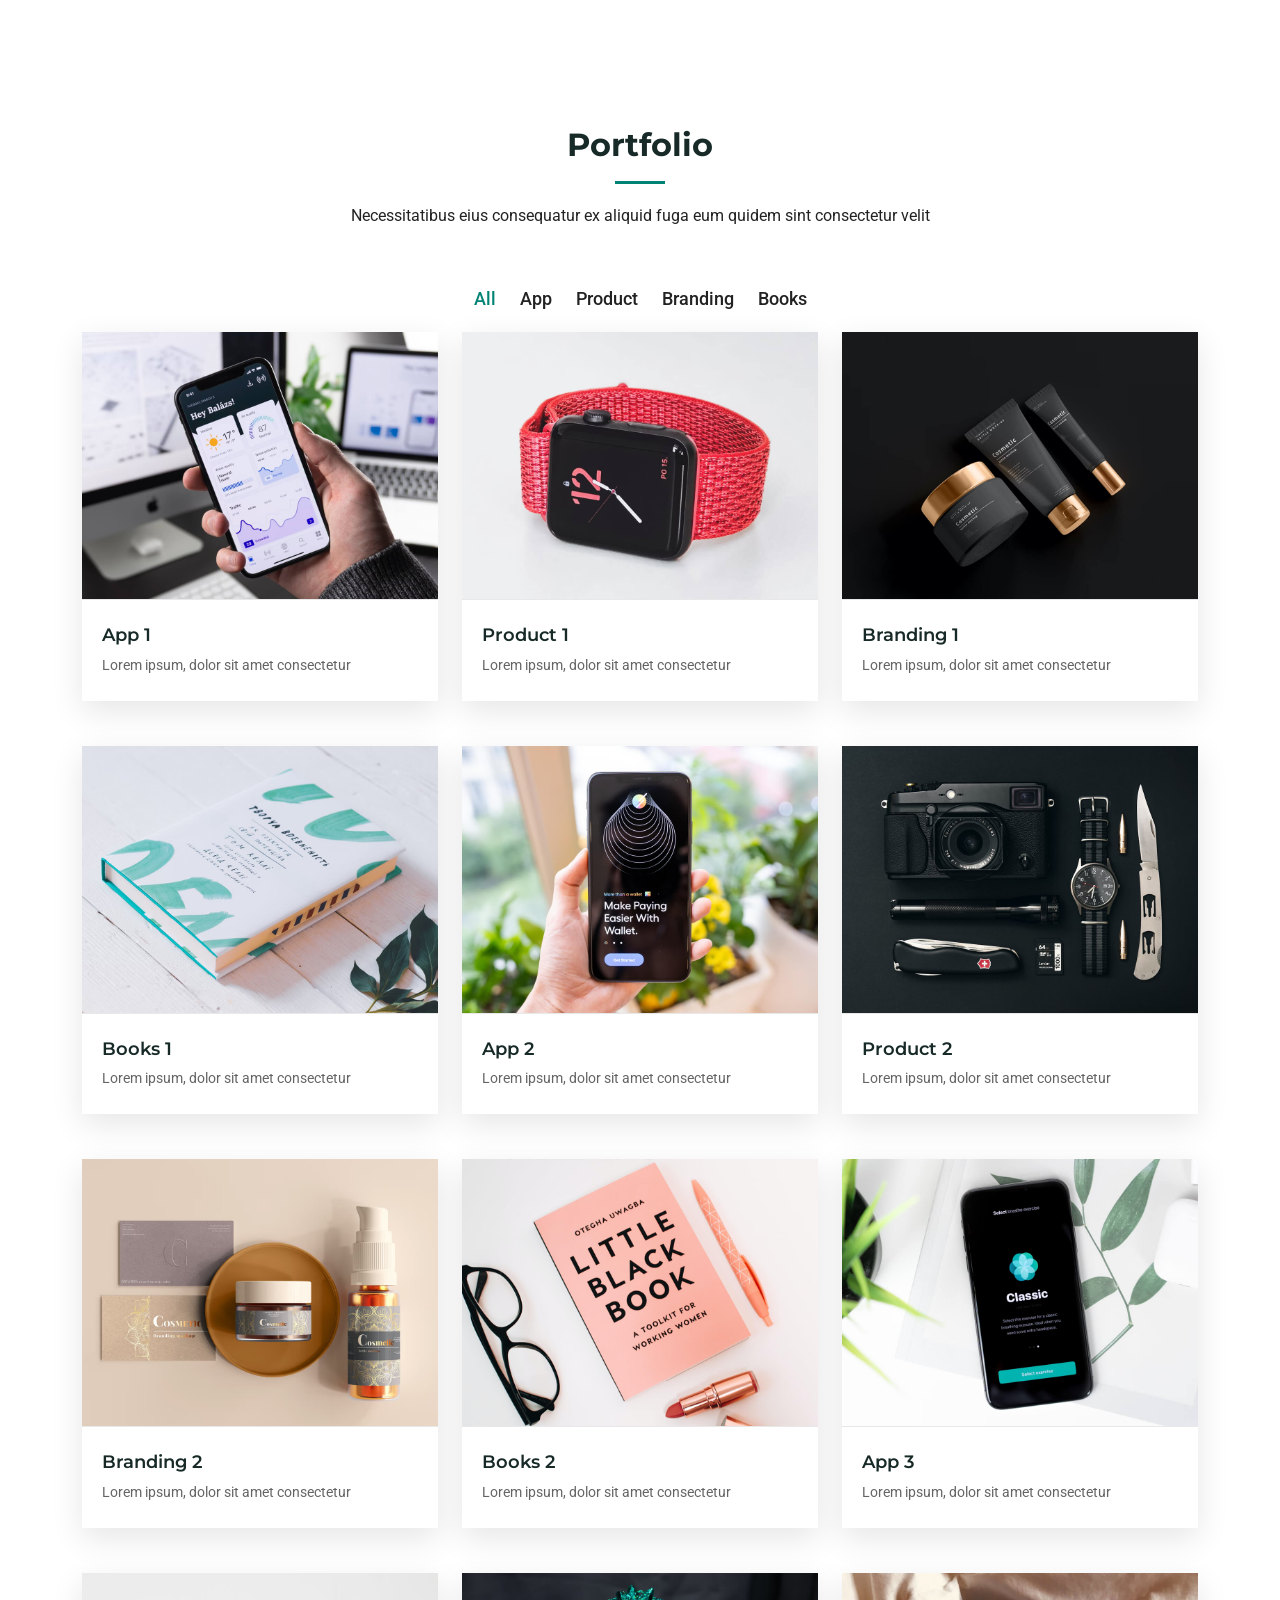
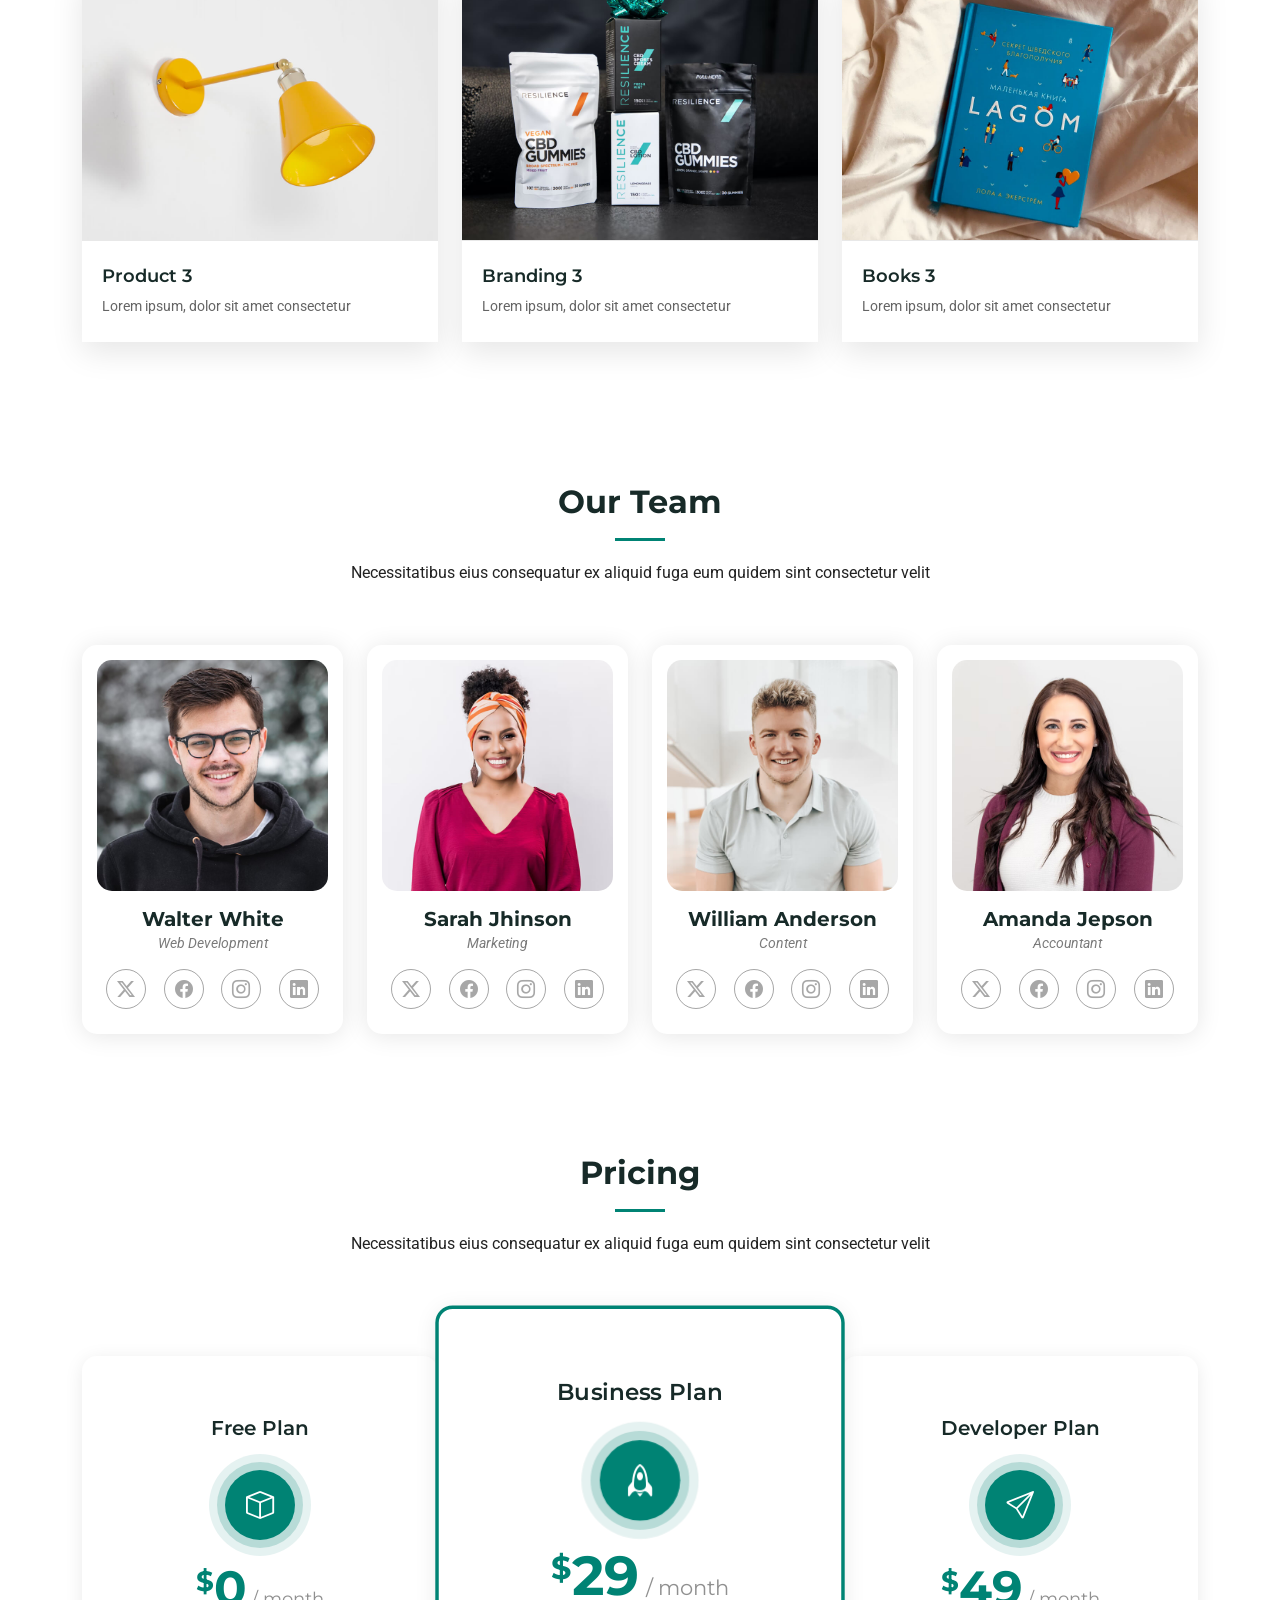
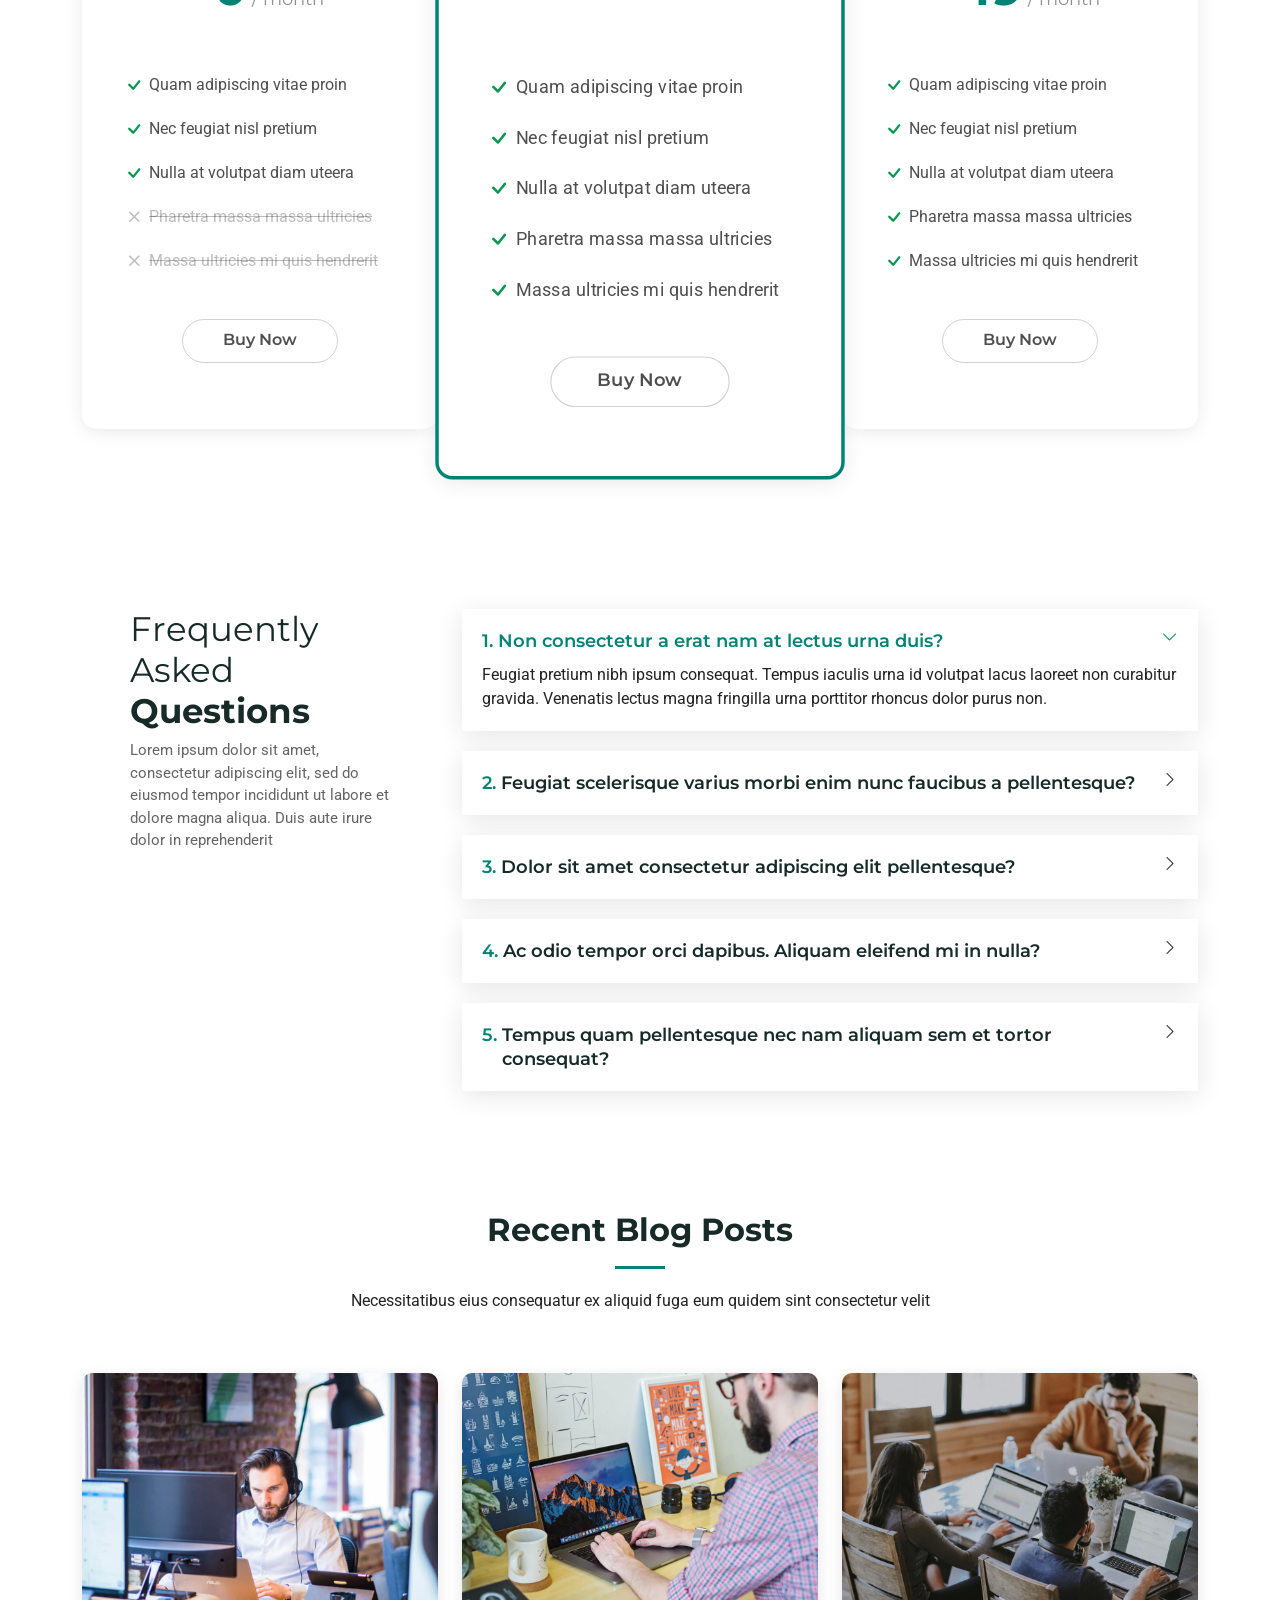
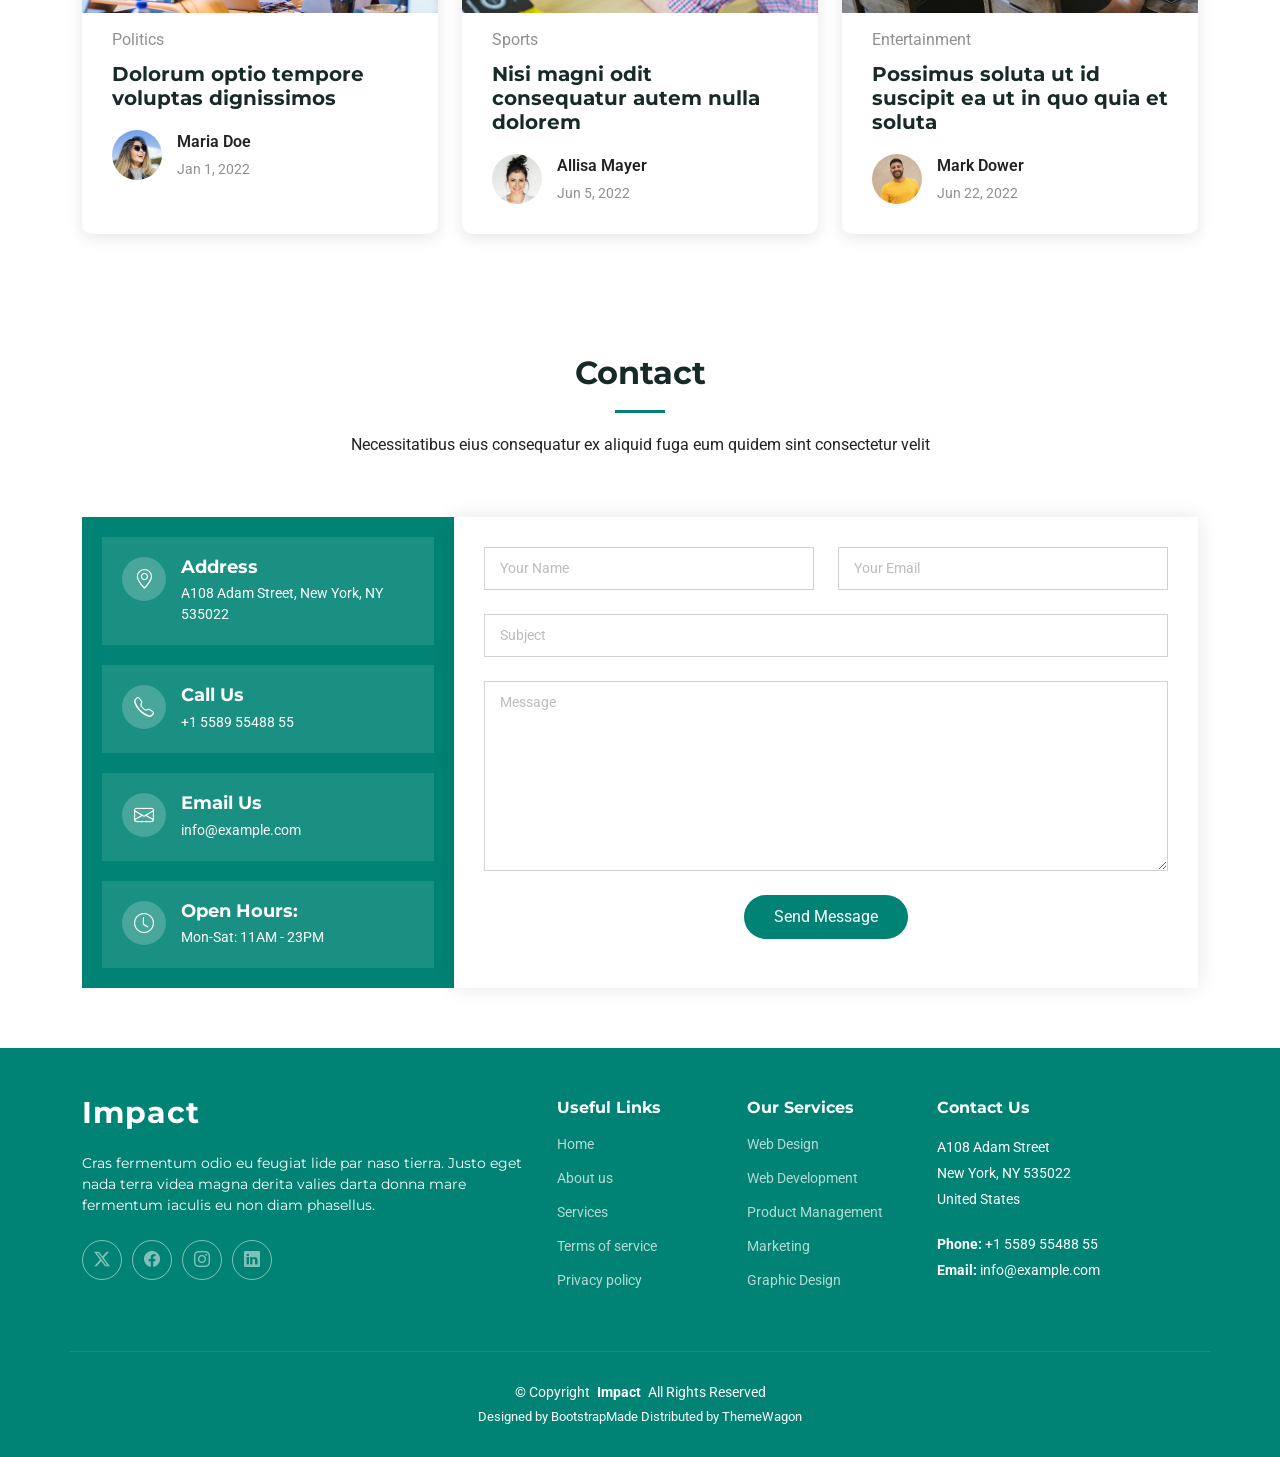
<file: Impact-1.0.0/index.html>
<!DOCTYPE html>
<html lang="en">

<head>
  <meta charset="utf-8">
  <meta content="width=device-width, initial-scale=1.0" name="viewport">
  <title>Index - Impact Bootstrap Template</title>
  <meta name="description" content="">
  <meta name="keywords" content="">

  <!-- Favicons -->
  <link href="assets/img/favicon.png" rel="icon">
  <link href="assets/img/apple-touch-icon.png" rel="apple-touch-icon">

  <!-- Fonts -->
  <link href="https://fonts.googleapis.com" rel="preconnect">
  <link href="https://fonts.gstatic.com" rel="preconnect" crossorigin>
  <link href="https://fonts.googleapis.com/css2?family=Roboto:ital,wght@0,100;0,300;0,400;0,500;0,700;0,900;1,100;1,300;1,400;1,500;1,700;1,900&family=Montserrat:ital,wght@0,100;0,200;0,300;0,400;0,500;0,600;0,700;0,800;0,900;1,100;1,200;1,300;1,400;1,500;1,600;1,700;1,800;1,900&family=Poppins:ital,wght@0,100;0,200;0,300;0,400;0,500;0,600;0,700;0,800;0,900;1,100;1,200;1,300;1,400;1,500;1,600;1,700;1,800;1,900&display=swap" rel="stylesheet">

  <!-- Vendor CSS Files -->
  <link href="assets/vendor/bootstrap/css/bootstrap.min.css" rel="stylesheet">
  <link href="assets/vendor/bootstrap-icons/bootstrap-icons.css" rel="stylesheet">
  <link href="assets/vendor/aos/aos.css" rel="stylesheet">
  <link href="assets/vendor/glightbox/css/glightbox.min.css" rel="stylesheet">
  <link href="assets/vendor/swiper/swiper-bundle.min.css" rel="stylesheet">

  <!-- Main CSS File -->
  <link href="assets/css/main.css" rel="stylesheet">

  <!-- =======================================================
  * Template Name: Impact
  * Template URL: https://bootstrapmade.com/impact-bootstrap-business-website-template/
  * Updated: Aug 07 2024 with Bootstrap v5.3.3
  * Author: BootstrapMade.com
  * License: https://bootstrapmade.com/license/
  ======================================================== -->
</head>

<body class="index-page">

  <header id="header" class="header fixed-top">

    <div class="topbar d-flex align-items-center">
      <div class="container d-flex justify-content-center justify-content-md-between">
        <div class="contact-info d-flex align-items-center">
          <i class="bi bi-envelope d-flex align-items-center"><a href="mailto:contact@example.com">contact@example.com</a></i>
          <i class="bi bi-phone d-flex align-items-center ms-4"><span>+1 5589 55488 55</span></i>
        </div>
        <div class="social-links d-none d-md-flex align-items-center">
          <a href="#" class="twitter"><i class="bi bi-twitter-x"></i></a>
          <a href="#" class="facebook"><i class="bi bi-facebook"></i></a>
          <a href="#" class="instagram"><i class="bi bi-instagram"></i></a>
          <a href="#" class="linkedin"><i class="bi bi-linkedin"></i></a>
        </div>
      </div>
    </div><!-- End Top Bar -->

    <div class="branding d-flex align-items-cente">

      <div class="container position-relative d-flex align-items-center justify-content-between">
        <a href="index.html" class="logo d-flex align-items-center">
          <!-- Uncomment the line below if you also wish to use an image logo -->
          <!-- <img src="assets/img/logo.png" alt=""> -->
          <h1 class="sitename">Impact</h1>
          <span>.</span>
        </a>

        <nav id="navmenu" class="navmenu">
          <ul>
            <li><a href="#hero" class="active">Home<br></a></li>
            <li><a href="#about">About</a></li>
            <li><a href="#services">Services</a></li>
            <li><a href="#portfolio">Portfolio</a></li>
            <li><a href="#team">Team</a></li>
            <li><a href="blog.html">Blog</a></li>
            <li class="dropdown"><a href="#"><span>Dropdown</span> <i class="bi bi-chevron-down toggle-dropdown"></i></a>
              <ul>
                <li><a href="#">Dropdown 1</a></li>
                <li class="dropdown"><a href="#"><span>Deep Dropdown</span> <i class="bi bi-chevron-down toggle-dropdown"></i></a>
                  <ul>
                    <li><a href="#">Deep Dropdown 1</a></li>
                    <li><a href="#">Deep Dropdown 2</a></li>
                    <li><a href="#">Deep Dropdown 3</a></li>
                    <li><a href="#">Deep Dropdown 4</a></li>
                    <li><a href="#">Deep Dropdown 5</a></li>
                  </ul>
                </li>
                <li><a href="#">Dropdown 2</a></li>
                <li><a href="#">Dropdown 3</a></li>
                <li><a href="#">Dropdown 4</a></li>
              </ul>
            </li>
            <li><a href="#contact">Contact</a></li>
          </ul>
          <i class="mobile-nav-toggle d-xl-none bi bi-list"></i>
        </nav>

      </div>

    </div>

  </header>

  <main class="main">

    <!-- Hero Section -->
    <section id="hero" class="hero section accent-background">

      <div class="container position-relative" data-aos="fade-up" data-aos-delay="100">
        <div class="row gy-5 justify-content-between">
          <div class="col-lg-6 order-2 order-lg-1 d-flex flex-column justify-content-center">
            <h2><span>Welcome to </span><span class="accent">Impact</span></h2>
            <p>Sed autem laudantium dolores. Voluptatem itaque ea consequatur eveniet. Eum quas beatae cumque eum quaerat.</p>
            <div class="d-flex">
              <a href="#about" class="btn-get-started">Get Started</a>
              <a href="https://www.youtube.com/watch?v=Y7f98aduVJ8" class="glightbox btn-watch-video d-flex align-items-center"><i class="bi bi-play-circle"></i><span>Watch Video</span></a>
            </div>
          </div>
          <div class="col-lg-5 order-1 order-lg-2">
            <img src="assets/img/hero-img.svg" class="img-fluid" alt="">
          </div>
        </div>
      </div>

      <div class="icon-boxes position-relative" data-aos="fade-up" data-aos-delay="200">
        <div class="container position-relative">
          <div class="row gy-4 mt-5">

            <div class="col-xl-3 col-md-6">
              <div class="icon-box">
                <div class="icon"><i class="bi bi-easel"></i></div>
                <h4 class="title"><a href="" class="stretched-link">Lorem Ipsum</a></h4>
              </div>
            </div><!--End Icon Box -->

            <div class="col-xl-3 col-md-6">
              <div class="icon-box">
                <div class="icon"><i class="bi bi-gem"></i></div>
                <h4 class="title"><a href="" class="stretched-link">Sed ut perspiciatis</a></h4>
              </div>
            </div><!--End Icon Box -->

            <div class="col-xl-3 col-md-6">
              <div class="icon-box">
                <div class="icon"><i class="bi bi-geo-alt"></i></div>
                <h4 class="title"><a href="" class="stretched-link">Magni Dolores</a></h4>
              </div>
            </div><!--End Icon Box -->

            <div class="col-xl-3 col-md-6">
              <div class="icon-box">
                <div class="icon"><i class="bi bi-command"></i></div>
                <h4 class="title"><a href="" class="stretched-link">Nemo Enim</a></h4>
              </div>
            </div><!--End Icon Box -->

          </div>
        </div>
      </div>

    </section><!-- /Hero Section -->

    <!-- About Section -->
    <section id="about" class="about section">

      <!-- Section Title -->
      <div class="container section-title" data-aos="fade-up">
        <h2>About Us<br></h2>
        <p>Necessitatibus eius consequatur ex aliquid fuga eum quidem sint consectetur velit</p>
      </div><!-- End Section Title -->

      <div class="container">

        <div class="row gy-4">
          <div class="col-lg-6" data-aos="fade-up" data-aos-delay="100">
            <h3>Voluptatem dignissimos provident laboris nisi ut aliquip ex ea commodo</h3>
            <img src="assets/img/about.jpg" class="img-fluid rounded-4 mb-4" alt="">
            <p>Ut fugiat ut sunt quia veniam. Voluptate perferendis perspiciatis quod nisi et. Placeat debitis quia recusandae odit et consequatur voluptatem. Dignissimos pariatur consectetur fugiat voluptas ea.</p>
            <p>Temporibus nihil enim deserunt sed ea. Provident sit expedita aut cupiditate nihil vitae quo officia vel. Blanditiis eligendi possimus et in cum. Quidem eos ut sint rem veniam qui. Ut ut repellendus nobis tempore doloribus debitis explicabo similique sit. Accusantium sed ut omnis beatae neque deleniti repellendus.</p>
          </div>
          <div class="col-lg-6" data-aos="fade-up" data-aos-delay="250">
            <div class="content ps-0 ps-lg-5">
              <p class="fst-italic">
                Lorem ipsum dolor sit amet, consectetur adipiscing elit, sed do eiusmod tempor incididunt ut labore et dolore
                magna aliqua.
              </p>
              <ul>
                <li><i class="bi bi-check-circle-fill"></i> <span>Ullamco laboris nisi ut aliquip ex ea commodo consequat.</span></li>
                <li><i class="bi bi-check-circle-fill"></i> <span>Duis aute irure dolor in reprehenderit in voluptate velit.</span></li>
                <li><i class="bi bi-check-circle-fill"></i> <span>Ullamco laboris nisi ut aliquip ex ea commodo consequat. Duis aute irure dolor in reprehenderit in voluptate trideta storacalaperda mastiro dolore eu fugiat nulla pariatur.</span></li>
              </ul>
              <p>
                Ullamco laboris nisi ut aliquip ex ea commodo consequat. Duis aute irure dolor in reprehenderit in voluptate
                velit esse cillum dolore eu fugiat nulla pariatur. Excepteur sint occaecat cupidatat non proident
              </p>

              <div class="position-relative mt-4">
                <img src="assets/img/about-2.jpg" class="img-fluid rounded-4" alt="">
                <a href="https://www.youtube.com/watch?v=Y7f98aduVJ8" class="glightbox pulsating-play-btn"></a>
              </div>
            </div>
          </div>
        </div>

      </div>

    </section><!-- /About Section -->

    <!-- Clients Section -->
    <section id="clients" class="clients section">

      <div class="container">

        <div class="swiper init-swiper">
          <script type="application/json" class="swiper-config">
            {
              "loop": true,
              "speed": 600,
              "autoplay": {
                "delay": 5000
              },
              "slidesPerView": "auto",
              "pagination": {
                "el": ".swiper-pagination",
                "type": "bullets",
                "clickable": true
              },
              "breakpoints": {
                "320": {
                  "slidesPerView": 2,
                  "spaceBetween": 40
                },
                "480": {
                  "slidesPerView": 3,
                  "spaceBetween": 60
                },
                "640": {
                  "slidesPerView": 4,
                  "spaceBetween": 80
                },
                "992": {
                  "slidesPerView": 6,
                  "spaceBetween": 120
                }
              }
            }
          </script>
          <div class="swiper-wrapper align-items-center">
            <div class="swiper-slide"><img src="assets/img/clients/client-1.png" class="img-fluid" alt=""></div>
            <div class="swiper-slide"><img src="assets/img/clients/client-2.png" class="img-fluid" alt=""></div>
            <div class="swiper-slide"><img src="assets/img/clients/client-3.png" class="img-fluid" alt=""></div>
            <div class="swiper-slide"><img src="assets/img/clients/client-4.png" class="img-fluid" alt=""></div>
            <div class="swiper-slide"><img src="assets/img/clients/client-5.png" class="img-fluid" alt=""></div>
            <div class="swiper-slide"><img src="assets/img/clients/client-6.png" class="img-fluid" alt=""></div>
            <div class="swiper-slide"><img src="assets/img/clients/client-7.png" class="img-fluid" alt=""></div>
            <div class="swiper-slide"><img src="assets/img/clients/client-8.png" class="img-fluid" alt=""></div>
          </div>
        </div>

      </div>

    </section><!-- /Clients Section -->

    <!-- Stats Section -->
    <section id="stats" class="stats section">

      <div class="container" data-aos="fade-up" data-aos-delay="100">

        <div class="row gy-4 align-items-center">

          <div class="col-lg-5">
            <img src="assets/img/stats-img.svg" alt="" class="img-fluid">
          </div>

          <div class="col-lg-7">

            <div class="row gy-4">

              <div class="col-lg-6">
                <div class="stats-item d-flex">
                  <i class="bi bi-emoji-smile flex-shrink-0"></i>
                  <div>
                    <span data-purecounter-start="0" data-purecounter-end="232" data-purecounter-duration="1" class="purecounter"></span>
                    <p><strong>Happy Clients</strong> <span>consequuntur quae</span></p>
                  </div>
                </div>
              </div><!-- End Stats Item -->

              <div class="col-lg-6">
                <div class="stats-item d-flex">
                  <i class="bi bi-journal-richtext flex-shrink-0"></i>
                  <div>
                    <span data-purecounter-start="0" data-purecounter-end="521" data-purecounter-duration="1" class="purecounter"></span>
                    <p><strong>Projects</strong> <span>adipisci atque cum quia aut</span></p>
                  </div>
                </div>
              </div><!-- End Stats Item -->

              <div class="col-lg-6">
                <div class="stats-item d-flex">
                  <i class="bi bi-headset flex-shrink-0"></i>
                  <div>
                    <span data-purecounter-start="0" data-purecounter-end="1453" data-purecounter-duration="1" class="purecounter"></span>
                    <p><strong>Hours Of Support</strong> <span>aut commodi quaerat</span></p>
                  </div>
                </div>
              </div><!-- End Stats Item -->

              <div class="col-lg-6">
                <div class="stats-item d-flex">
                  <i class="bi bi-people flex-shrink-0"></i>
                  <div>
                    <span data-purecounter-start="0" data-purecounter-end="32" data-purecounter-duration="1" class="purecounter"></span>
                    <p><strong>Hard Workers</strong> <span>rerum asperiores dolor</span></p>
                  </div>
                </div>
              </div><!-- End Stats Item -->

            </div>

          </div>

        </div>

      </div>

    </section><!-- /Stats Section -->

    <!-- Call To Action Section -->
    <section id="call-to-action" class="call-to-action section dark-background">

      <div class="container">
        <img src="assets/img/cta-bg.jpg" alt="">
        <div class="content row justify-content-center" data-aos="zoom-in" data-aos-delay="100">
          <div class="col-xl-10">
            <div class="text-center">
              <a href="https://www.youtube.com/watch?v=Y7f98aduVJ8" class="glightbox play-btn"></a>
              <h3>Call To Action</h3>
              <p>Duis aute irure dolor in reprehenderit in voluptate velit esse cillum dolore eu fugiat nulla pariatur. Excepteur sint occaecat cupidatat non proident, sunt in culpa qui officia deserunt mollit anim id est laborum.</p>
              <a class="cta-btn" href="#">Call To Action</a>
            </div>
          </div>
        </div>
      </div>

    </section><!-- /Call To Action Section -->

    <!-- Services Section -->
    <section id="services" class="services section">

      <!-- Section Title -->
      <div class="container section-title" data-aos="fade-up">
        <h2>Our Services</h2>
        <p>Necessitatibus eius consequatur ex aliquid fuga eum quidem sint consectetur velit</p>
      </div><!-- End Section Title -->

      <div class="container">

        <div class="row gy-4">

          <div class="col-lg-4 col-md-6" data-aos="fade-up" data-aos-delay="100">
            <div class="service-item  position-relative">
              <div class="icon">
                <i class="bi bi-activity"></i>
              </div>
              <h3>Nesciunt Mete</h3>
              <p>Provident nihil minus qui consequatur non omnis maiores. Eos accusantium minus dolores iure perferendis tempore et consequatur.</p>
              <a href="service-details.html" class="readmore stretched-link">Read more <i class="bi bi-arrow-right"></i></a>
            </div>
          </div><!-- End Service Item -->

          <div class="col-lg-4 col-md-6" data-aos="fade-up" data-aos-delay="200">
            <div class="service-item position-relative">
              <div class="icon">
                <i class="bi bi-broadcast"></i>
              </div>
              <h3>Eosle Commodi</h3>
              <p>Ut autem aut autem non a. Sint sint sit facilis nam iusto sint. Libero corrupti neque eum hic non ut nesciunt dolorem.</p>
              <a href="service-details.html" class="readmore stretched-link">Read more <i class="bi bi-arrow-right"></i></a>
            </div>
          </div><!-- End Service Item -->

          <div class="col-lg-4 col-md-6" data-aos="fade-up" data-aos-delay="300">
            <div class="service-item position-relative">
              <div class="icon">
                <i class="bi bi-easel"></i>
              </div>
              <h3>Ledo Markt</h3>
              <p>Ut excepturi voluptatem nisi sed. Quidem fuga consequatur. Minus ea aut. Vel qui id voluptas adipisci eos earum corrupti.</p>
              <a href="service-details.html" class="readmore stretched-link">Read more <i class="bi bi-arrow-right"></i></a>
            </div>
          </div><!-- End Service Item -->

          <div class="col-lg-4 col-md-6" data-aos="fade-up" data-aos-delay="400">
            <div class="service-item position-relative">
              <div class="icon">
                <i class="bi bi-bounding-box-circles"></i>
              </div>
              <h3>Asperiores Commodit</h3>
              <p>Non et temporibus minus omnis sed dolor esse consequatur. Cupiditate sed error ea fuga sit provident adipisci neque.</p>
              <a href="service-details.html" class="readmore stretched-link">Read more <i class="bi bi-arrow-right"></i></a>
            </div>
          </div><!-- End Service Item -->

          <div class="col-lg-4 col-md-6" data-aos="fade-up" data-aos-delay="500">
            <div class="service-item position-relative">
              <div class="icon">
                <i class="bi bi-calendar4-week"></i>
              </div>
              <h3>Velit Doloremque</h3>
              <p>Cumque et suscipit saepe. Est maiores autem enim facilis ut aut ipsam corporis aut. Sed animi at autem alias eius labore.</p>
              <a href="service-details.html" class="readmore stretched-link">Read more <i class="bi bi-arrow-right"></i></a>
            </div>
          </div><!-- End Service Item -->

          <div class="col-lg-4 col-md-6" data-aos="fade-up" data-aos-delay="600">
            <div class="service-item position-relative">
              <div class="icon">
                <i class="bi bi-chat-square-text"></i>
              </div>
              <h3>Dolori Architecto</h3>
              <p>Hic molestias ea quibusdam eos. Fugiat enim doloremque aut neque non et debitis iure. Corrupti recusandae ducimus enim.</p>
              <a href="service-details.html" class="readmore stretched-link">Read more <i class="bi bi-arrow-right"></i></a>
            </div>
          </div><!-- End Service Item -->

        </div>

      </div>

    </section><!-- /Services Section -->

    <!-- Testimonials Section -->
    <section id="testimonials" class="testimonials section">

      <!-- Section Title -->
      <div class="container section-title" data-aos="fade-up">
        <h2>Testimonials</h2>
        <p>Necessitatibus eius consequatur ex aliquid fuga eum quidem sint consectetur velit</p>
      </div><!-- End Section Title -->

      <div class="container" data-aos="fade-up" data-aos-delay="100">

        <div class="swiper init-swiper">
          <script type="application/json" class="swiper-config">
            {
              "loop": true,
              "speed": 600,
              "autoplay": {
                "delay": 5000
              },
              "slidesPerView": "auto",
              "pagination": {
                "el": ".swiper-pagination",
                "type": "bullets",
                "clickable": true
              },
              "breakpoints": {
                "320": {
                  "slidesPerView": 1,
                  "spaceBetween": 40
                },
                "1200": {
                  "slidesPerView": 3,
                  "spaceBetween": 10
                }
              }
            }
          </script>
          <div class="swiper-wrapper">

            <div class="swiper-slide">
              <div class="testimonial-item">
                <img src="assets/img/testimonials/testimonials-1.jpg" class="testimonial-img" alt="">
                <h3>Saul Goodman</h3>
                <h4>Ceo &amp; Founder</h4>
                <div class="stars">
                  <i class="bi bi-star-fill"></i><i class="bi bi-star-fill"></i><i class="bi bi-star-fill"></i><i class="bi bi-star-fill"></i><i class="bi bi-star-fill"></i>
                </div>
                <p>
                  <i class="bi bi-quote quote-icon-left"></i>
                  <span>Proin iaculis purus consequat sem cure digni ssim donec porttitora entum suscipit rhoncus. Accusantium quam, ultricies eget id, aliquam eget nibh et. Maecen aliquam, risus at semper.</span>
                  <i class="bi bi-quote quote-icon-right"></i>
                </p>
              </div>
            </div><!-- End testimonial item -->

            <div class="swiper-slide">
              <div class="testimonial-item">
                <img src="assets/img/testimonials/testimonials-2.jpg" class="testimonial-img" alt="">
                <h3>Sara Wilsson</h3>
                <h4>Designer</h4>
                <div class="stars">
                  <i class="bi bi-star-fill"></i><i class="bi bi-star-fill"></i><i class="bi bi-star-fill"></i><i class="bi bi-star-fill"></i><i class="bi bi-star-fill"></i>
                </div>
                <p>
                  <i class="bi bi-quote quote-icon-left"></i>
                  <span>Export tempor illum tamen malis malis eram quae irure esse labore quem cillum quid cillum eram malis quorum velit fore eram velit sunt aliqua noster fugiat irure amet legam anim culpa.</span>
                  <i class="bi bi-quote quote-icon-right"></i>
                </p>
              </div>
            </div><!-- End testimonial item -->

            <div class="swiper-slide">
              <div class="testimonial-item">
                <img src="assets/img/testimonials/testimonials-3.jpg" class="testimonial-img" alt="">
                <h3>Jena Karlis</h3>
                <h4>Store Owner</h4>
                <div class="stars">
                  <i class="bi bi-star-fill"></i><i class="bi bi-star-fill"></i><i class="bi bi-star-fill"></i><i class="bi bi-star-fill"></i><i class="bi bi-star-fill"></i>
                </div>
                <p>
                  <i class="bi bi-quote quote-icon-left"></i>
                  <span>Enim nisi quem export duis labore cillum quae magna enim sint quorum nulla quem veniam duis minim tempor labore quem eram duis noster aute amet eram fore quis sint minim.</span>
                  <i class="bi bi-quote quote-icon-right"></i>
                </p>
              </div>
            </div><!-- End testimonial item -->

            <div class="swiper-slide">
              <div class="testimonial-item">
                <img src="assets/img/testimonials/testimonials-4.jpg" class="testimonial-img" alt="">
                <h3>Matt Brandon</h3>
                <h4>Freelancer</h4>
                <div class="stars">
                  <i class="bi bi-star-fill"></i><i class="bi bi-star-fill"></i><i class="bi bi-star-fill"></i><i class="bi bi-star-fill"></i><i class="bi bi-star-fill"></i>
                </div>
                <p>
                  <i class="bi bi-quote quote-icon-left"></i>
                  <span>Fugiat enim eram quae cillum dolore dolor amet nulla culpa multos export minim fugiat minim velit minim dolor enim duis veniam ipsum anim magna sunt elit fore quem dolore labore illum veniam.</span>
                  <i class="bi bi-quote quote-icon-right"></i>
                </p>
              </div>
            </div><!-- End testimonial item -->

            <div class="swiper-slide">
              <div class="testimonial-item">
                <img src="assets/img/testimonials/testimonials-5.jpg" class="testimonial-img" alt="">
                <h3>John Larson</h3>
                <h4>Entrepreneur</h4>
                <div class="stars">
                  <i class="bi bi-star-fill"></i><i class="bi bi-star-fill"></i><i class="bi bi-star-fill"></i><i class="bi bi-star-fill"></i><i class="bi bi-star-fill"></i>
                </div>
                <p>
                  <i class="bi bi-quote quote-icon-left"></i>
                  <span>Quis quorum aliqua sint quem legam fore sunt eram irure aliqua veniam tempor noster veniam enim culpa labore duis sunt culpa nulla illum cillum fugiat legam esse veniam culpa fore nisi cillum quid.</span>
                  <i class="bi bi-quote quote-icon-right"></i>
                </p>
              </div>
            </div><!-- End testimonial item -->

          </div>
          <div class="swiper-pagination"></div>
        </div>

      </div>

    </section><!-- /Testimonials Section -->

    <!-- Portfolio Section -->
    <section id="portfolio" class="portfolio section">

      <!-- Section Title -->
      <div class="container section-title" data-aos="fade-up">
        <h2>Portfolio</h2>
        <p>Necessitatibus eius consequatur ex aliquid fuga eum quidem sint consectetur velit</p>
      </div><!-- End Section Title -->

      <div class="container">

        <div class="isotope-layout" data-default-filter="*" data-layout="masonry" data-sort="original-order">

          <ul class="portfolio-filters isotope-filters" data-aos="fade-up" data-aos-delay="100">
            <li data-filter="*" class="filter-active">All</li>
            <li data-filter=".filter-app">App</li>
            <li data-filter=".filter-product">Product</li>
            <li data-filter=".filter-branding">Branding</li>
            <li data-filter=".filter-books">Books</li>
          </ul><!-- End Portfolio Filters -->

          <div class="row gy-4 isotope-container" data-aos="fade-up" data-aos-delay="200">

            <div class="col-lg-4 col-md-6 portfolio-item isotope-item filter-app">
              <div class="portfolio-content h-100">
                <a href="assets/img/portfolio/app-1.jpg" data-gallery="portfolio-gallery-app" class="glightbox"><img src="assets/img/portfolio/app-1.jpg" class="img-fluid" alt=""></a>
                <div class="portfolio-info">
                  <h4><a href="portfolio-details.html" title="More Details">App 1</a></h4>
                  <p>Lorem ipsum, dolor sit amet consectetur</p>
                </div>
              </div>
            </div><!-- End Portfolio Item -->

            <div class="col-lg-4 col-md-6 portfolio-item isotope-item filter-product">
              <div class="portfolio-content h-100">
                <a href="assets/img/portfolio/product-1.jpg" data-gallery="portfolio-gallery-app" class="glightbox"><img src="assets/img/portfolio/product-1.jpg" class="img-fluid" alt=""></a>
                <div class="portfolio-info">
                  <h4><a href="portfolio-details.html" title="More Details">Product 1</a></h4>
                  <p>Lorem ipsum, dolor sit amet consectetur</p>
                </div>
              </div>
            </div><!-- End Portfolio Item -->

            <div class="col-lg-4 col-md-6 portfolio-item isotope-item filter-branding">
              <div class="portfolio-content h-100">
                <a href="assets/img/portfolio/branding-1.jpg" data-gallery="portfolio-gallery-app" class="glightbox"><img src="assets/img/portfolio/branding-1.jpg" class="img-fluid" alt=""></a>
                <div class="portfolio-info">
                  <h4><a href="portfolio-details.html" title="More Details">Branding 1</a></h4>
                  <p>Lorem ipsum, dolor sit amet consectetur</p>
                </div>
              </div>
            </div><!-- End Portfolio Item -->

            <div class="col-lg-4 col-md-6 portfolio-item isotope-item filter-books">
              <div class="portfolio-content h-100">
                <a href="assets/img/portfolio/books-1.jpg" data-gallery="portfolio-gallery-app" class="glightbox"><img src="assets/img/portfolio/books-1.jpg" class="img-fluid" alt=""></a>
                <div class="portfolio-info">
                  <h4><a href="portfolio-details.html" title="More Details">Books 1</a></h4>
                  <p>Lorem ipsum, dolor sit amet consectetur</p>
                </div>
              </div>
            </div><!-- End Portfolio Item -->

            <div class="col-lg-4 col-md-6 portfolio-item isotope-item filter-app">
              <div class="portfolio-content h-100">
                <a href="assets/img/portfolio/app-2.jpg" data-gallery="portfolio-gallery-app" class="glightbox"><img src="assets/img/portfolio/app-2.jpg" class="img-fluid" alt=""></a>
                <div class="portfolio-info">
                  <h4><a href="portfolio-details.html" title="More Details">App 2</a></h4>
                  <p>Lorem ipsum, dolor sit amet consectetur</p>
                </div>
              </div>
            </div><!-- End Portfolio Item -->

            <div class="col-lg-4 col-md-6 portfolio-item isotope-item filter-product">
              <div class="portfolio-content h-100">
                <a href="assets/img/portfolio/product-2.jpg" data-gallery="portfolio-gallery-app" class="glightbox"><img src="assets/img/portfolio/product-2.jpg" class="img-fluid" alt=""></a>
                <div class="portfolio-info">
                  <h4><a href="portfolio-details.html" title="More Details">Product 2</a></h4>
                  <p>Lorem ipsum, dolor sit amet consectetur</p>
                </div>
              </div>
            </div><!-- End Portfolio Item -->

            <div class="col-lg-4 col-md-6 portfolio-item isotope-item filter-branding">
              <div class="portfolio-content h-100">
                <a href="assets/img/portfolio/branding-2.jpg" data-gallery="portfolio-gallery-app" class="glightbox"><img src="assets/img/portfolio/branding-2.jpg" class="img-fluid" alt=""></a>
                <div class="portfolio-info">
                  <h4><a href="portfolio-details.html" title="More Details">Branding 2</a></h4>
                  <p>Lorem ipsum, dolor sit amet consectetur</p>
                </div>
              </div>
            </div><!-- End Portfolio Item -->

            <div class="col-lg-4 col-md-6 portfolio-item isotope-item filter-books">
              <div class="portfolio-content h-100">
                <a href="assets/img/portfolio/books-2.jpg" data-gallery="portfolio-gallery-app" class="glightbox"><img src="assets/img/portfolio/books-2.jpg" class="img-fluid" alt=""></a>
                <div class="portfolio-info">
                  <h4><a href="portfolio-details.html" title="More Details">Books 2</a></h4>
                  <p>Lorem ipsum, dolor sit amet consectetur</p>
                </div>
              </div>
            </div><!-- End Portfolio Item -->

            <div class="col-lg-4 col-md-6 portfolio-item isotope-item filter-app">
              <div class="portfolio-content h-100">
                <a href="assets/img/portfolio/app-3.jpg" data-gallery="portfolio-gallery-app" class="glightbox"><img src="assets/img/portfolio/app-3.jpg" class="img-fluid" alt=""></a>
                <div class="portfolio-info">
                  <h4><a href="portfolio-details.html" title="More Details">App 3</a></h4>
                  <p>Lorem ipsum, dolor sit amet consectetur</p>
                </div>
              </div>
            </div><!-- End Portfolio Item -->

            <div class="col-lg-4 col-md-6 portfolio-item isotope-item filter-product">
              <div class="portfolio-content h-100">
                <a href="assets/img/portfolio/product-3.jpg" data-gallery="portfolio-gallery-app" class="glightbox"><img src="assets/img/portfolio/product-3.jpg" class="img-fluid" alt=""></a>
                <div class="portfolio-info">
                  <h4><a href="portfolio-details.html" title="More Details">Product 3</a></h4>
                  <p>Lorem ipsum, dolor sit amet consectetur</p>
                </div>
              </div>
            </div><!-- End Portfolio Item -->

            <div class="col-lg-4 col-md-6 portfolio-item isotope-item filter-branding">
              <div class="portfolio-content h-100">
                <a href="assets/img/portfolio/branding-3.jpg" data-gallery="portfolio-gallery-app" class="glightbox"><img src="assets/img/portfolio/branding-3.jpg" class="img-fluid" alt=""></a>
                <div class="portfolio-info">
                  <h4><a href="portfolio-details.html" title="More Details">Branding 3</a></h4>
                  <p>Lorem ipsum, dolor sit amet consectetur</p>
                </div>
              </div>
            </div><!-- End Portfolio Item -->

            <div class="col-lg-4 col-md-6 portfolio-item isotope-item filter-books">
              <div class="portfolio-content h-100">
                <a href="assets/img/portfolio/books-3.jpg" data-gallery="portfolio-gallery-app" class="glightbox"><img src="assets/img/portfolio/books-3.jpg" class="img-fluid" alt=""></a>
                <div class="portfolio-info">
                  <h4><a href="portfolio-details.html" title="More Details">Books 3</a></h4>
                  <p>Lorem ipsum, dolor sit amet consectetur</p>
                </div>
              </div>
            </div><!-- End Portfolio Item -->

          </div><!-- End Portfolio Container -->

        </div>

      </div>

    </section><!-- /Portfolio Section -->

    <!-- Team Section -->
    <section id="team" class="team section">

      <!-- Section Title -->
      <div class="container section-title" data-aos="fade-up">
        <h2>Our Team</h2>
        <p>Necessitatibus eius consequatur ex aliquid fuga eum quidem sint consectetur velit</p>
      </div><!-- End Section Title -->

      <div class="container">

        <div class="row gy-4">

          <div class="col-xl-3 col-md-6 d-flex" data-aos="fade-up" data-aos-delay="100">
            <div class="member">
              <img src="assets/img/team/team-1.jpg" class="img-fluid" alt="">
              <h4>Walter White</h4>
              <span>Web Development</span>
              <div class="social">
                <a href=""><i class="bi bi-twitter-x"></i></a>
                <a href=""><i class="bi bi-facebook"></i></a>
                <a href=""><i class="bi bi-instagram"></i></a>
                <a href=""><i class="bi bi-linkedin"></i></a>
              </div>
            </div>
          </div><!-- End Team Member -->

          <div class="col-xl-3 col-md-6 d-flex" data-aos="fade-up" data-aos-delay="200">
            <div class="member">
              <img src="assets/img/team/team-2.jpg" class="img-fluid" alt="">
              <h4>Sarah Jhinson</h4>
              <span>Marketing</span>
              <div class="social">
                <a href=""><i class="bi bi-twitter-x"></i></a>
                <a href=""><i class="bi bi-facebook"></i></a>
                <a href=""><i class="bi bi-instagram"></i></a>
                <a href=""><i class="bi bi-linkedin"></i></a>
              </div>
            </div>
          </div><!-- End Team Member -->

          <div class="col-xl-3 col-md-6 d-flex" data-aos="fade-up" data-aos-delay="300">
            <div class="member">
              <img src="assets/img/team/team-3.jpg" class="img-fluid" alt="">
              <h4>William Anderson</h4>
              <span>Content</span>
              <div class="social">
                <a href=""><i class="bi bi-twitter-x"></i></a>
                <a href=""><i class="bi bi-facebook"></i></a>
                <a href=""><i class="bi bi-instagram"></i></a>
                <a href=""><i class="bi bi-linkedin"></i></a>
              </div>
            </div>
          </div><!-- End Team Member -->

          <div class="col-xl-3 col-md-6 d-flex" data-aos="fade-up" data-aos-delay="400">
            <div class="member">
              <img src="assets/img/team/team-4.jpg" class="img-fluid" alt="">
              <h4>Amanda Jepson</h4>
              <span>Accountant</span>
              <div class="social">
                <a href=""><i class="bi bi-twitter-x"></i></a>
                <a href=""><i class="bi bi-facebook"></i></a>
                <a href=""><i class="bi bi-instagram"></i></a>
                <a href=""><i class="bi bi-linkedin"></i></a>
              </div>
            </div>
          </div><!-- End Team Member -->

        </div>

      </div>

    </section><!-- /Team Section -->

    <!-- Pricing Section -->
    <section id="pricing" class="pricing section">

      <!-- Section Title -->
      <div class="container section-title" data-aos="fade-up">
        <h2>Pricing</h2>
        <p>Necessitatibus eius consequatur ex aliquid fuga eum quidem sint consectetur velit</p>
      </div><!-- End Section Title -->

      <div class="container" data-aos="zoom-in" data-aos-delay="100">

        <div class="row g-4">

          <div class="col-lg-4">
            <div class="pricing-item">
              <h3>Free Plan</h3>
              <div class="icon">
                <i class="bi bi-box"></i>
              </div>
              <h4><sup>$</sup>0<span> / month</span></h4>
              <ul>
                <li><i class="bi bi-check"></i> <span>Quam adipiscing vitae proin</span></li>
                <li><i class="bi bi-check"></i> <span>Nec feugiat nisl pretium</span></li>
                <li><i class="bi bi-check"></i> <span>Nulla at volutpat diam uteera</span></li>
                <li class="na"><i class="bi bi-x"></i> <span>Pharetra massa massa ultricies</span></li>
                <li class="na"><i class="bi bi-x"></i> <span>Massa ultricies mi quis hendrerit</span></li>
              </ul>
              <div class="text-center"><a href="#" class="buy-btn">Buy Now</a></div>
            </div>
          </div><!-- End Pricing Item -->

          <div class="col-lg-4">
            <div class="pricing-item featured">
              <h3>Business Plan</h3>
              <div class="icon">
                <i class="bi bi-rocket"></i>
              </div>

              <h4><sup>$</sup>29<span> / month</span></h4>
              <ul>
                <li><i class="bi bi-check"></i> <span>Quam adipiscing vitae proin</span></li>
                <li><i class="bi bi-check"></i> <span>Nec feugiat nisl pretium</span></li>
                <li><i class="bi bi-check"></i> <span>Nulla at volutpat diam uteera</span></li>
                <li><i class="bi bi-check"></i> <span>Pharetra massa massa ultricies</span></li>
                <li><i class="bi bi-check"></i> <span>Massa ultricies mi quis hendrerit</span></li>
              </ul>
              <div class="text-center"><a href="#" class="buy-btn">Buy Now</a></div>
            </div>
          </div><!-- End Pricing Item -->

          <div class="col-lg-4">
            <div class="pricing-item">
              <h3>Developer Plan</h3>
              <div class="icon">
                <i class="bi bi-send"></i>
              </div>
              <h4><sup>$</sup>49<span> / month</span></h4>
              <ul>
                <li><i class="bi bi-check"></i> <span>Quam adipiscing vitae proin</span></li>
                <li><i class="bi bi-check"></i> <span>Nec feugiat nisl pretium</span></li>
                <li><i class="bi bi-check"></i> <span>Nulla at volutpat diam uteera</span></li>
                <li><i class="bi bi-check"></i> <span>Pharetra massa massa ultricies</span></li>
                <li><i class="bi bi-check"></i> <span>Massa ultricies mi quis hendrerit</span></li>
              </ul>
              <div class="text-center"><a href="#" class="buy-btn">Buy Now</a></div>
            </div>
          </div><!-- End Pricing Item -->

        </div>

      </div>

    </section><!-- /Pricing Section -->

    <!-- Faq Section -->
    <section id="faq" class="faq section">

      <div class="container">

        <div class="row gy-4">

          <div class="col-lg-4" data-aos="fade-up" data-aos-delay="100">
            <div class="content px-xl-5">
              <h3><span>Frequently Asked </span><strong>Questions</strong></h3>
              <p>
                Lorem ipsum dolor sit amet, consectetur adipiscing elit, sed do eiusmod tempor incididunt ut labore et dolore magna aliqua. Duis aute irure dolor in reprehenderit
              </p>
            </div>
          </div>

          <div class="col-lg-8" data-aos="fade-up" data-aos-delay="200">

            <div class="faq-container">
              <div class="faq-item faq-active">
                <h3><span class="num">1.</span> <span>Non consectetur a erat nam at lectus urna duis?</span></h3>
                <div class="faq-content">
                  <p>Feugiat pretium nibh ipsum consequat. Tempus iaculis urna id volutpat lacus laoreet non curabitur gravida. Venenatis lectus magna fringilla urna porttitor rhoncus dolor purus non.</p>
                </div>
                <i class="faq-toggle bi bi-chevron-right"></i>
              </div><!-- End Faq item-->

              <div class="faq-item">
                <h3><span class="num">2.</span> <span>Feugiat scelerisque varius morbi enim nunc faucibus a pellentesque?</span></h3>
                <div class="faq-content">
                  <p>Dolor sit amet consectetur adipiscing elit pellentesque habitant morbi. Id interdum velit laoreet id donec ultrices. Fringilla phasellus faucibus scelerisque eleifend donec pretium. Est pellentesque elit ullamcorper dignissim. Mauris ultrices eros in cursus turpis massa tincidunt dui.</p>
                </div>
                <i class="faq-toggle bi bi-chevron-right"></i>
              </div><!-- End Faq item-->

              <div class="faq-item">
                <h3><span class="num">3.</span> <span>Dolor sit amet consectetur adipiscing elit pellentesque?</span></h3>
                <div class="faq-content">
                  <p>Eleifend mi in nulla posuere sollicitudin aliquam ultrices sagittis orci. Faucibus pulvinar elementum integer enim. Sem nulla pharetra diam sit amet nisl suscipit. Rutrum tellus pellentesque eu tincidunt. Lectus urna duis convallis convallis tellus. Urna molestie at elementum eu facilisis sed odio morbi quis</p>
                </div>
                <i class="faq-toggle bi bi-chevron-right"></i>
              </div><!-- End Faq item-->

              <div class="faq-item">
                <h3><span class="num">4.</span> <span>Ac odio tempor orci dapibus. Aliquam eleifend mi in nulla?</span></h3>
                <div class="faq-content">
                  <p>Dolor sit amet consectetur adipiscing elit pellentesque habitant morbi. Id interdum velit laoreet id donec ultrices. Fringilla phasellus faucibus scelerisque eleifend donec pretium. Est pellentesque elit ullamcorper dignissim. Mauris ultrices eros in cursus turpis massa tincidunt dui.</p>
                </div>
                <i class="faq-toggle bi bi-chevron-right"></i>
              </div><!-- End Faq item-->

              <div class="faq-item">
                <h3><span class="num">5.</span> <span>Tempus quam pellentesque nec nam aliquam sem et tortor consequat?</span></h3>
                <div class="faq-content">
                  <p>Molestie a iaculis at erat pellentesque adipiscing commodo. Dignissim suspendisse in est ante in. Nunc vel risus commodo viverra maecenas accumsan. Sit amet nisl suscipit adipiscing bibendum est. Purus gravida quis blandit turpis cursus in</p>
                </div>
                <i class="faq-toggle bi bi-chevron-right"></i>
              </div><!-- End Faq item-->

            </div>

          </div>
        </div>

      </div>

    </section><!-- /Faq Section -->

    <!-- Recent Posts Section -->
    <section id="recent-posts" class="recent-posts section">

      <!-- Section Title -->
      <div class="container section-title" data-aos="fade-up">
        <h2>Recent Blog Posts</h2>
        <p>Necessitatibus eius consequatur ex aliquid fuga eum quidem sint consectetur velit</p>
      </div><!-- End Section Title -->

      <div class="container">

        <div class="row gy-4">

          <div class="col-xl-4 col-md-6" data-aos="fade-up" data-aos-delay="100">
            <article>

              <div class="post-img">
                <img src="assets/img/blog/blog-1.jpg" alt="" class="img-fluid">
              </div>

              <p class="post-category">Politics</p>

              <h2 class="title">
                <a href="blog-details.html">Dolorum optio tempore voluptas dignissimos</a>
              </h2>

              <div class="d-flex align-items-center">
                <img src="assets/img/blog/blog-author.jpg" alt="" class="img-fluid post-author-img flex-shrink-0">
                <div class="post-meta">
                  <p class="post-author">Maria Doe</p>
                  <p class="post-date">
                    <time datetime="2022-01-01">Jan 1, 2022</time>
                  </p>
                </div>
              </div>

            </article>
          </div><!-- End post list item -->

          <div class="col-xl-4 col-md-6" data-aos="fade-up" data-aos-delay="200">
            <article>

              <div class="post-img">
                <img src="assets/img/blog/blog-2.jpg" alt="" class="img-fluid">
              </div>

              <p class="post-category">Sports</p>

              <h2 class="title">
                <a href="blog-details.html">Nisi magni odit consequatur autem nulla dolorem</a>
              </h2>

              <div class="d-flex align-items-center">
                <img src="assets/img/blog/blog-author-2.jpg" alt="" class="img-fluid post-author-img flex-shrink-0">
                <div class="post-meta">
                  <p class="post-author">Allisa Mayer</p>
                  <p class="post-date">
                    <time datetime="2022-01-01">Jun 5, 2022</time>
                  </p>
                </div>
              </div>

            </article>
          </div><!-- End post list item -->

          <div class="col-xl-4 col-md-6" data-aos="fade-up" data-aos-delay="300">
            <article>

              <div class="post-img">
                <img src="assets/img/blog/blog-3.jpg" alt="" class="img-fluid">
              </div>

              <p class="post-category">Entertainment</p>

              <h2 class="title">
                <a href="blog-details.html">Possimus soluta ut id suscipit ea ut in quo quia et soluta</a>
              </h2>

              <div class="d-flex align-items-center">
                <img src="assets/img/blog/blog-author-3.jpg" alt="" class="img-fluid post-author-img flex-shrink-0">
                <div class="post-meta">
                  <p class="post-author">Mark Dower</p>
                  <p class="post-date">
                    <time datetime="2022-01-01">Jun 22, 2022</time>
                  </p>
                </div>
              </div>

            </article>
          </div><!-- End post list item -->

        </div><!-- End recent posts list -->

      </div>

    </section><!-- /Recent Posts Section -->

    <!-- Contact Section -->
    <section id="contact" class="contact section">

      <!-- Section Title -->
      <div class="container section-title" data-aos="fade-up">
        <h2>Contact</h2>
        <p>Necessitatibus eius consequatur ex aliquid fuga eum quidem sint consectetur velit</p>
      </div><!-- End Section Title -->

      <div class="container" data-aos="fade-up" data-aos-delay="100">

        <div class="row gx-lg-0 gy-4">

          <div class="col-lg-4">
            <div class="info-container d-flex flex-column align-items-center justify-content-center">
              <div class="info-item d-flex" data-aos="fade-up" data-aos-delay="200">
                <i class="bi bi-geo-alt flex-shrink-0"></i>
                <div>
                  <h3>Address</h3>
                  <p>A108 Adam Street, New York, NY 535022</p>
                </div>
              </div><!-- End Info Item -->

              <div class="info-item d-flex" data-aos="fade-up" data-aos-delay="300">
                <i class="bi bi-telephone flex-shrink-0"></i>
                <div>
                  <h3>Call Us</h3>
                  <p>+1 5589 55488 55</p>
                </div>
              </div><!-- End Info Item -->

              <div class="info-item d-flex" data-aos="fade-up" data-aos-delay="400">
                <i class="bi bi-envelope flex-shrink-0"></i>
                <div>
                  <h3>Email Us</h3>
                  <p>info@example.com</p>
                </div>
              </div><!-- End Info Item -->

              <div class="info-item d-flex" data-aos="fade-up" data-aos-delay="500">
                <i class="bi bi-clock flex-shrink-0"></i>
                <div>
                  <h3>Open Hours:</h3>
                  <p>Mon-Sat: 11AM - 23PM</p>
                </div>
              </div><!-- End Info Item -->

            </div>

          </div>

          <div class="col-lg-8">
            <form action="forms/contact.php" method="post" class="php-email-form" data-aos="fade" data-aos-delay="100">
              <div class="row gy-4">

                <div class="col-md-6">
                  <input type="text" name="name" class="form-control" placeholder="Your Name" required="">
                </div>

                <div class="col-md-6 ">
                  <input type="email" class="form-control" name="email" placeholder="Your Email" required="">
                </div>

                <div class="col-md-12">
                  <input type="text" class="form-control" name="subject" placeholder="Subject" required="">
                </div>

                <div class="col-md-12">
                  <textarea class="form-control" name="message" rows="8" placeholder="Message" required=""></textarea>
                </div>

                <div class="col-md-12 text-center">
                  <div class="loading">Loading</div>
                  <div class="error-message"></div>
                  <div class="sent-message">Your message has been sent. Thank you!</div>

                  <button type="submit">Send Message</button>
                </div>

              </div>
            </form>
          </div><!-- End Contact Form -->

        </div>

      </div>

    </section><!-- /Contact Section -->

  </main>

  <footer id="footer" class="footer accent-background">

    <div class="container footer-top">
      <div class="row gy-4">
        <div class="col-lg-5 col-md-12 footer-about">
          <a href="index.html" class="logo d-flex align-items-center">
            <span class="sitename">Impact</span>
          </a>
          <p>Cras fermentum odio eu feugiat lide par naso tierra. Justo eget nada terra videa magna derita valies darta donna mare fermentum iaculis eu non diam phasellus.</p>
          <div class="social-links d-flex mt-4">
            <a href=""><i class="bi bi-twitter-x"></i></a>
            <a href=""><i class="bi bi-facebook"></i></a>
            <a href=""><i class="bi bi-instagram"></i></a>
            <a href=""><i class="bi bi-linkedin"></i></a>
          </div>
        </div>

        <div class="col-lg-2 col-6 footer-links">
          <h4>Useful Links</h4>
          <ul>
            <li><a href="#">Home</a></li>
            <li><a href="#">About us</a></li>
            <li><a href="#">Services</a></li>
            <li><a href="#">Terms of service</a></li>
            <li><a href="#">Privacy policy</a></li>
          </ul>
        </div>

        <div class="col-lg-2 col-6 footer-links">
          <h4>Our Services</h4>
          <ul>
            <li><a href="#">Web Design</a></li>
            <li><a href="#">Web Development</a></li>
            <li><a href="#">Product Management</a></li>
            <li><a href="#">Marketing</a></li>
            <li><a href="#">Graphic Design</a></li>
          </ul>
        </div>

        <div class="col-lg-3 col-md-12 footer-contact text-center text-md-start">
          <h4>Contact Us</h4>
          <p>A108 Adam Street</p>
          <p>New York, NY 535022</p>
          <p>United States</p>
          <p class="mt-4"><strong>Phone:</strong> <span>+1 5589 55488 55</span></p>
          <p><strong>Email:</strong> <span>info@example.com</span></p>
        </div>

      </div>
    </div>

    <div class="container copyright text-center mt-4">
      <p>© <span>Copyright</span> <strong class="px-1 sitename">Impact</strong> <span>All Rights Reserved</span></p>
      <div class="credits">
        <!-- All the links in the footer should remain intact. -->
        <!-- You can delete the links only if you've purchased the pro version. -->
        <!-- Licensing information: https://bootstrapmade.com/license/ -->
        <!-- Purchase the pro version with working PHP/AJAX contact form: [buy-url] -->
        Designed by <a href="https://bootstrapmade.com/">BootstrapMade</a> Distributed by <a href="https://themewagon.com">ThemeWagon</a>
      </div>
    </div>

  </footer>

  <!-- Scroll Top -->
  <a href="#" id="scroll-top" class="scroll-top d-flex align-items-center justify-content-center"><i class="bi bi-arrow-up-short"></i></a>

  <!-- Preloader -->
  <div id="preloader"></div>

  <!-- Vendor JS Files -->
  <script src="assets/vendor/bootstrap/js/bootstrap.bundle.min.js"></script>
  <script src="assets/vendor/php-email-form/validate.js"></script>
  <script src="assets/vendor/aos/aos.js"></script>
  <script src="assets/vendor/glightbox/js/glightbox.min.js"></script>
  <script src="assets/vendor/swiper/swiper-bundle.min.js"></script>
  <script src="assets/vendor/purecounter/purecounter_vanilla.js"></script>
  <script src="assets/vendor/imagesloaded/imagesloaded.pkgd.min.js"></script>
  <script src="assets/vendor/isotope-layout/isotope.pkgd.min.js"></script>

  <!-- Main JS File -->
  <script src="assets/js/main.js"></script>

</body>

</html>
</file>
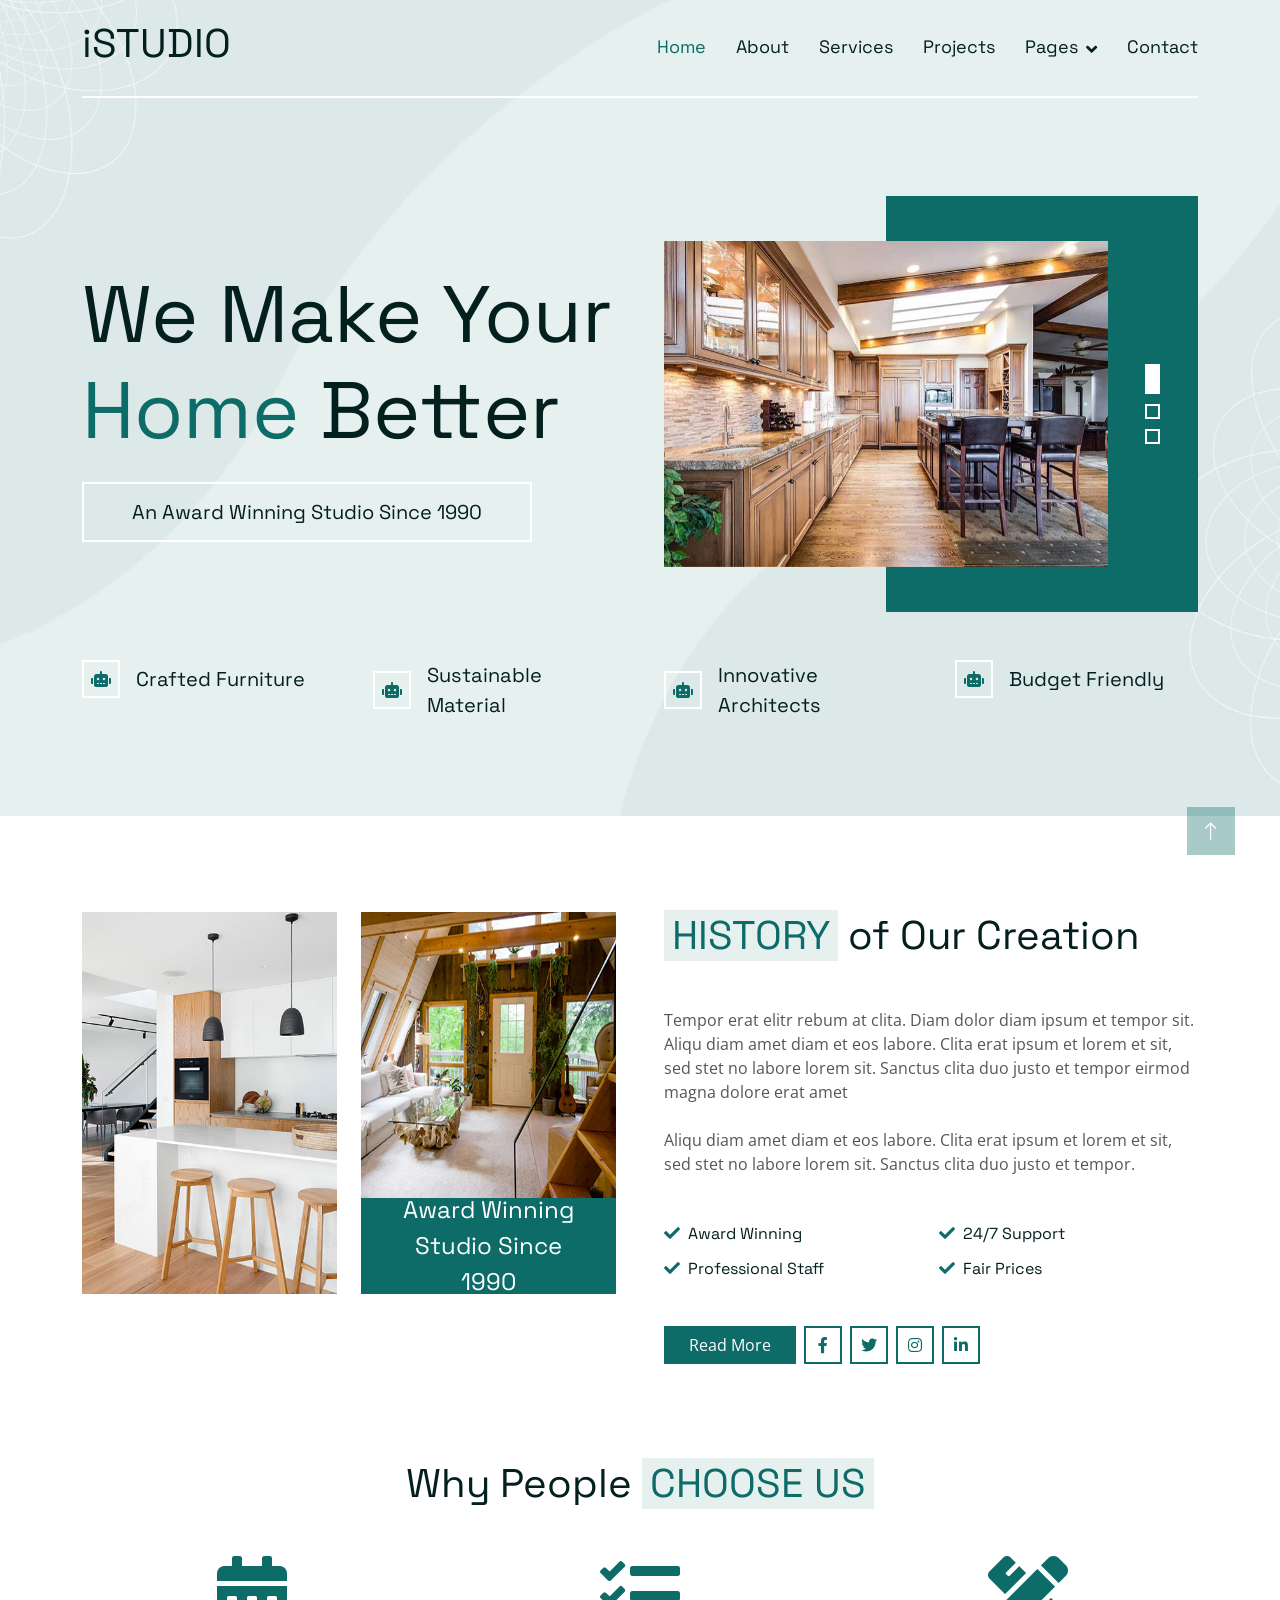
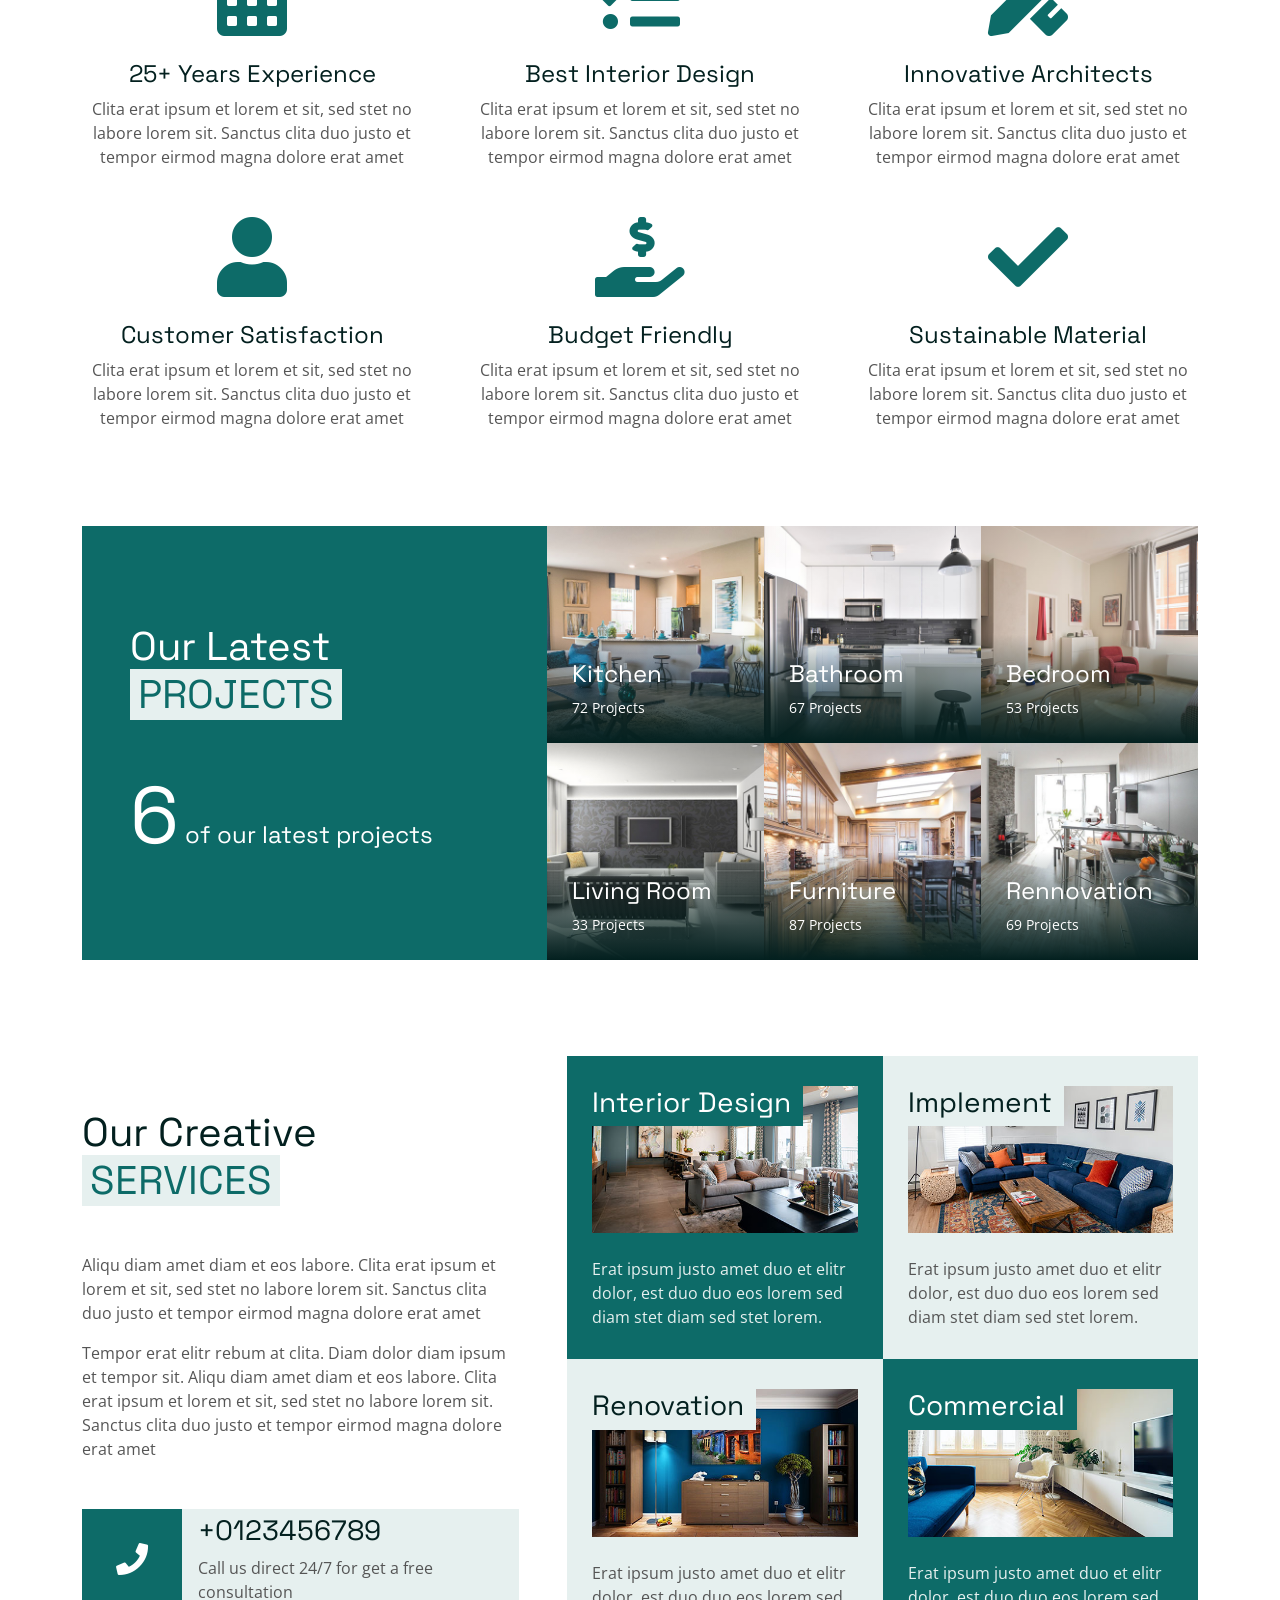
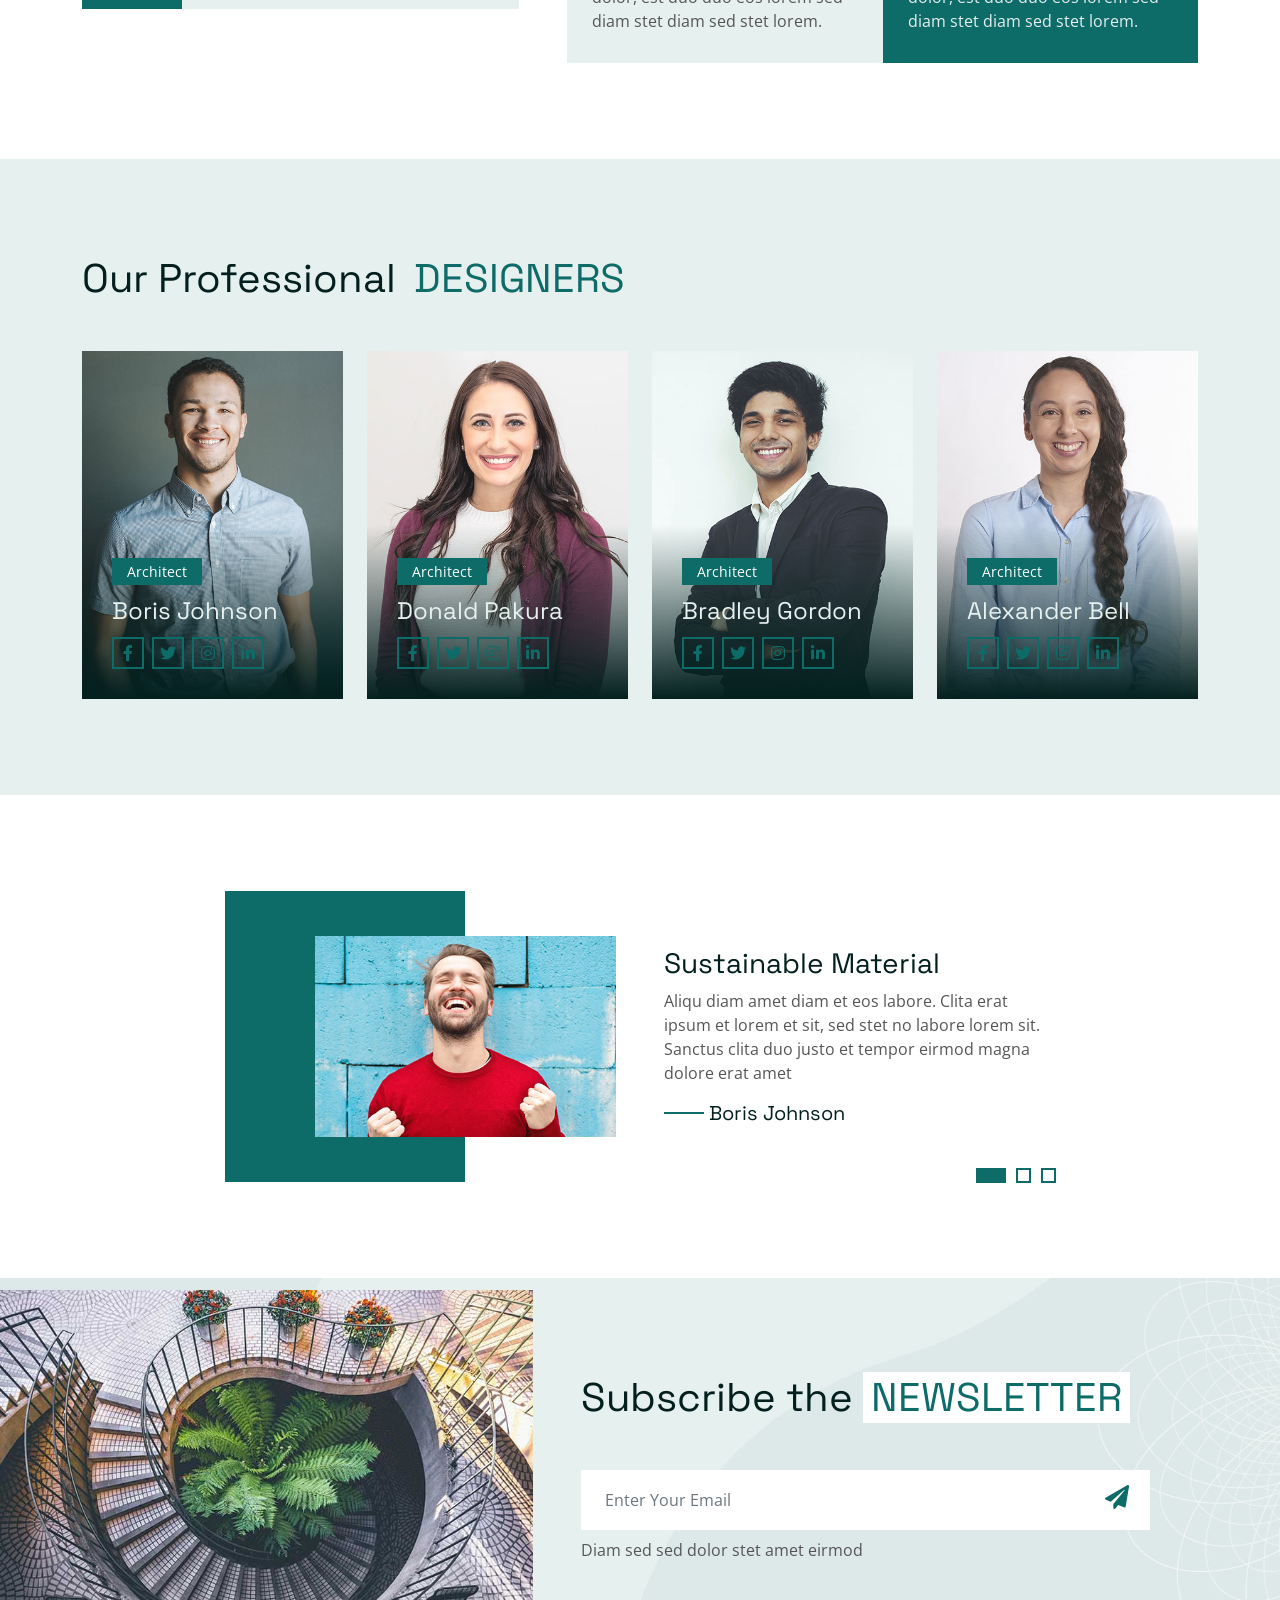
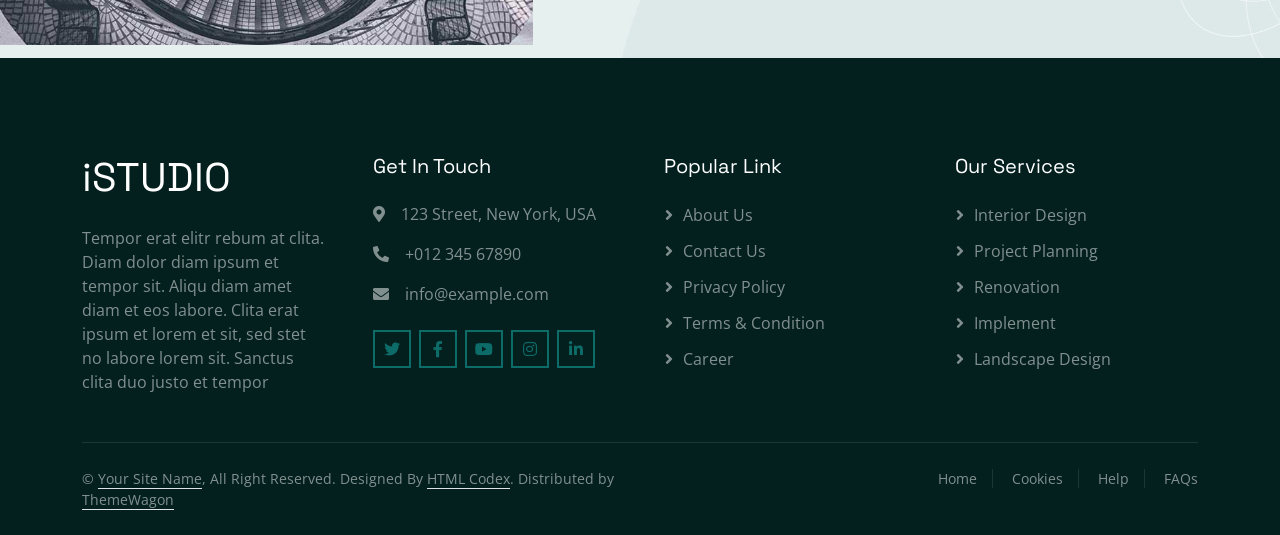
<file: iStudio-1.0.0/index.html>
<!DOCTYPE html>
<html lang="en">

<head>
    <meta charset="utf-8">
    <title>iSTUDIO - Interior Design Website Template Free</title>
    <meta content="width=device-width, initial-scale=1.0" name="viewport">
    <meta content="" name="keywords">
    <meta content="" name="description">

    <!-- Favicon -->
    <link href="img/favicon.ico" rel="icon">

    <!-- Google Web Fonts -->
    <link rel="preconnect" href="https://fonts.googleapis.com">
    <link rel="preconnect" href="https://fonts.gstatic.com" crossorigin>
    <link href="https://fonts.googleapis.com/css2?family=Open+Sans&family=Space+Grotesk&display=swap" rel="stylesheet">

    <!-- Icon Font Stylesheet -->
    <link href="https://cdnjs.cloudflare.com/ajax/libs/font-awesome/5.10.0/css/all.min.css" rel="stylesheet">
    <link href="https://cdn.jsdelivr.net/npm/bootstrap-icons@1.4.1/font/bootstrap-icons.css" rel="stylesheet">

    <!-- Libraries Stylesheet -->
    <link href="lib/animate/animate.min.css" rel="stylesheet">
    <link href="lib/owlcarousel/assets/owl.carousel.min.css" rel="stylesheet">

    <!-- Customized Bootstrap Stylesheet -->
    <link href="css/bootstrap.min.css" rel="stylesheet">

    <!-- Template Stylesheet -->
    <link href="css/style.css" rel="stylesheet">
</head>

<body>
    <!-- Spinner Start -->
    <div id="spinner"
        class="show bg-white position-fixed translate-middle w-100 vh-100 top-50 start-50 d-flex align-items-center justify-content-center">
        <div class="spinner-grow text-primary" style="width: 3rem; height: 3rem;" role="status">
            <span class="sr-only">Loading...</span>
        </div>
    </div>
    <!-- Spinner End -->


    <!-- Navbar Start -->
    <div class="container-fluid sticky-top">
        <div class="container">
            <nav class="navbar navbar-expand-lg navbar-light border-bottom border-2 border-white">
                <a href="index.html" class="navbar-brand">
                    <h1>iSTUDIO</h1>
                </a>
                <button type="button" class="navbar-toggler ms-auto me-0" data-bs-toggle="collapse"
                    data-bs-target="#navbarCollapse">
                    <span class="navbar-toggler-icon"></span>
                </button>
                <div class="collapse navbar-collapse" id="navbarCollapse">
                    <div class="navbar-nav ms-auto">
                        <a href="index.html" class="nav-item nav-link active">Home</a>
                        <a href="about.html" class="nav-item nav-link">About</a>
                        <a href="service.html" class="nav-item nav-link">Services</a>
                        <a href="project.html" class="nav-item nav-link">Projects</a>
                        <div class="nav-item dropdown">
                            <a href="#!" class="nav-link dropdown-toggle" data-bs-toggle="dropdown">Pages</a>
                            <div class="dropdown-menu bg-light mt-2">
                                <a href="feature.html" class="dropdown-item">Features</a>
                                <a href="team.html" class="dropdown-item">Our Team</a>
                                <a href="testimonial.html" class="dropdown-item">Testimonial</a>
                                <a href="404.html" class="dropdown-item">404 Page</a>
                            </div>
                        </div>
                        <a href="contact.html" class="nav-item nav-link">Contact</a>
                    </div>
                </div>
            </nav>
        </div>
    </div>
    <!-- Navbar End -->


    <!-- Hero Start -->
    <div class="container-fluid pb-5 hero-header bg-light mb-5">
        <div class="container py-5">
            <div class="row g-5 align-items-center mb-5">
                <div class="col-lg-6">
                    <h1 class="display-1 mb-4 animated slideInRight">We Make Your <span class="text-primary">Home</span>
                        Better</h1>
                    <h5 class="d-inline-block border border-2 border-white py-3 px-5 mb-0 animated slideInRight">
                        An Award Winning Studio Since 1990</h5>
                </div>
                <div class="col-lg-6">
                    <div class="owl-carousel header-carousel animated fadeIn">
                        <img class="img-fluid" src="img/hero-slider-1.jpg" alt="">
                        <img class="img-fluid" src="img/hero-slider-2.jpg" alt="">
                        <img class="img-fluid" src="img/hero-slider-3.jpg" alt="">
                    </div>
                </div>
            </div>
            <div class="row g-5 animated fadeIn">
                <div class="col-md-6 col-lg-3">
                    <div class="d-flex align-items-center">
                        <div class="flex-shrink-0 btn-square border border-2 border-white me-3">
                            <i class="fa fa-robot text-primary"></i>
                        </div>
                        <h5 class="lh-base mb-0">Crafted Furniture</h5>
                    </div>
                </div>
                <div class="col-md-6 col-lg-3">
                    <div class="d-flex align-items-center">
                        <div class="flex-shrink-0 btn-square border border-2 border-white me-3">
                            <i class="fa fa-robot text-primary"></i>
                        </div>
                        <h5 class="lh-base mb-0">Sustainable Material</h5>
                    </div>
                </div>
                <div class="col-md-6 col-lg-3">
                    <div class="d-flex align-items-center">
                        <div class="flex-shrink-0 btn-square border border-2 border-white me-3">
                            <i class="fa fa-robot text-primary"></i>
                        </div>
                        <h5 class="lh-base mb-0">Innovative Architects</h5>
                    </div>
                </div>
                <div class="col-md-6 col-lg-3">
                    <div class="d-flex align-items-center">
                        <div class="flex-shrink-0 btn-square border border-2 border-white me-3">
                            <i class="fa fa-robot text-primary"></i>
                        </div>
                        <h5 class="lh-base mb-0">Budget Friendly</h5>
                    </div>
                </div>
            </div>
        </div>
    </div>
    <!-- Hero End -->


    <!-- About Start -->
    <div class="container-fluid py-5">
        <div class="container">
            <div class="row g-5">
                <div class="col-lg-6">
                    <div class="row">
                        <div class="col-6 wow fadeIn" data-wow-delay="0.1s">
                            <img class="img-fluid" src="img/about-1.jpg" alt="">
                        </div>
                        <div class="col-6 wow fadeIn" data-wow-delay="0.3s">
                            <img class="img-fluid h-75" src="img/about-2.jpg" alt="">
                            <div class="h-25 d-flex align-items-center text-center bg-primary px-4">
                                <h4 class="text-white lh-base mb-0">Award Winning Studio Since 1990</h4>
                            </div>
                        </div>
                    </div>
                </div>
                <div class="col-lg-6 wow fadeIn" data-wow-delay="0.5s">
                    <h1 class="mb-5"><span class="text-uppercase text-primary bg-light px-2">History</span> of Our
                        Creation</h1>
                    <p class="mb-4">Tempor erat elitr rebum at clita. Diam dolor diam ipsum et tempor sit. Aliqu diam
                        amet diam et eos labore. Clita erat ipsum et lorem et sit, sed stet no labore lorem sit. Sanctus
                        clita duo justo et tempor eirmod magna dolore erat amet</p>
                    <p class="mb-5">Aliqu diam amet diam et eos labore. Clita erat ipsum et lorem et sit, sed stet no
                        labore lorem sit. Sanctus clita duo justo et tempor.</p>
                    <div class="row g-3">
                        <div class="col-sm-6">
                            <h6 class="mb-3"><i class="fa fa-check text-primary me-2"></i>Award Winning</h6>
                            <h6 class="mb-0"><i class="fa fa-check text-primary me-2"></i>Professional Staff</h6>
                        </div>
                        <div class="col-sm-6">
                            <h6 class="mb-3"><i class="fa fa-check text-primary me-2"></i>24/7 Support</h6>
                            <h6 class="mb-0"><i class="fa fa-check text-primary me-2"></i>Fair Prices</h6>
                        </div>
                    </div>
                    <div class="d-flex align-items-center mt-5">
                        <a class="btn btn-primary px-4 me-2" href="#!">Read More</a>
                        <a class="btn btn-outline-primary btn-square border-2 me-2" href="#!"><i
                                class="fab fa-facebook-f"></i></a>
                        <a class="btn btn-outline-primary btn-square border-2 me-2" href="#!"><i
                                class="fab fa-twitter"></i></a>
                        <a class="btn btn-outline-primary btn-square border-2 me-2" href="#!"><i
                                class="fab fa-instagram"></i></a>
                        <a class="btn btn-outline-primary btn-square border-2" href="#!"><i
                                class="fab fa-linkedin-in"></i></a>
                    </div>
                </div>
            </div>
        </div>
    </div>
    <!-- About End -->


    <!-- Feature Start -->
    <div class="container-fluid py-5">
        <div class="container">
            <div class="text-center wow fadeIn" data-wow-delay="0.1s">
                <h1 class="mb-5">Why People <span class="text-uppercase text-primary bg-light px-2">Choose Us</span>
                </h1>
            </div>
            <div class="row g-5 align-items-center text-center">
                <div class="col-md-6 col-lg-4 wow fadeIn" data-wow-delay="0.1s">
                    <i class="fa fa-calendar-alt fa-5x text-primary mb-4"></i>
                    <h4>25+ Years Experience</h4>
                    <p class="mb-0">Clita erat ipsum et lorem et sit, sed stet no labore lorem sit. Sanctus clita duo
                        justo et tempor eirmod magna dolore erat amet</p>
                </div>
                <div class="col-md-6 col-lg-4 wow fadeIn" data-wow-delay="0.3s">
                    <i class="fa fa-tasks fa-5x text-primary mb-4"></i>
                    <h4>Best Interior Design</h4>
                    <p class="mb-0">Clita erat ipsum et lorem et sit, sed stet no labore lorem sit. Sanctus clita duo
                        justo et tempor eirmod magna dolore erat amet</p>
                </div>
                <div class="col-md-6 col-lg-4 wow fadeIn" data-wow-delay="0.5s">
                    <i class="fa fa-pencil-ruler fa-5x text-primary mb-4"></i>
                    <h4>Innovative Architects</h4>
                    <p class="mb-0">Clita erat ipsum et lorem et sit, sed stet no labore lorem sit. Sanctus clita duo
                        justo et tempor eirmod magna dolore erat amet</p>
                </div>
                <div class="col-md-6 col-lg-4 wow fadeIn" data-wow-delay="0.1s">
                    <i class="fa fa-user fa-5x text-primary mb-4"></i>
                    <h4>Customer Satisfaction</h4>
                    <p class="mb-0">Clita erat ipsum et lorem et sit, sed stet no labore lorem sit. Sanctus clita duo
                        justo et tempor eirmod magna dolore erat amet</p>
                </div>
                <div class="col-md-6 col-lg-4 wow fadeIn" data-wow-delay="0.3s">
                    <i class="fa fa-hand-holding-usd fa-5x text-primary mb-4"></i>
                    <h4>Budget Friendly</h4>
                    <p class="mb-0">Clita erat ipsum et lorem et sit, sed stet no labore lorem sit. Sanctus clita duo
                        justo et tempor eirmod magna dolore erat amet</p>
                </div>
                <div class="col-md-6 col-lg-4 wow fadeIn" data-wow-delay="0.5s">
                    <i class="fa fa-check fa-5x text-primary mb-4"></i>
                    <h4>Sustainable Material</h4>
                    <p class="mb-0">Clita erat ipsum et lorem et sit, sed stet no labore lorem sit. Sanctus clita duo
                        justo et tempor eirmod magna dolore erat amet</p>
                </div>
            </div>
        </div>
    </div>
    <!-- Feature End -->


    <!-- Project Start -->
    <div class="container-fluid mt-5">
        <div class="container mt-5">
            <div class="row g-0">
                <div class="col-lg-5 wow fadeIn" data-wow-delay="0.1s">
                    <div class="d-flex flex-column justify-content-center bg-primary h-100 p-5">
                        <h1 class="text-white mb-5">Our Latest <span
                                class="text-uppercase text-primary bg-light px-2">Projects</span></h1>
                        <h4 class="text-white mb-0"><span class="display-1">6</span> of our latest projects</h4>
                    </div>
                </div>
                <div class="col-lg-7">
                    <div class="row g-0">
                        <div class="col-md-6 col-lg-4 wow fadeIn" data-wow-delay="0.2s">
                            <div class="project-item position-relative overflow-hidden">
                                <img class="img-fluid w-100" src="img/project-1.jpg" alt="">
                                <a class="project-overlay text-decoration-none" href="#!">
                                    <h4 class="text-white">Kitchen</h4>
                                    <small class="text-white">72 Projects</small>
                                </a>
                            </div>
                        </div>
                        <div class="col-md-6 col-lg-4 wow fadeIn" data-wow-delay="0.3s">
                            <div class="project-item position-relative overflow-hidden">
                                <img class="img-fluid w-100" src="img/project-2.jpg" alt="">
                                <a class="project-overlay text-decoration-none" href="#!">
                                    <h4 class="text-white">Bathroom</h4>
                                    <small class="text-white">67 Projects</small>
                                </a>
                            </div>
                        </div>
                        <div class="col-md-6 col-lg-4 wow fadeIn" data-wow-delay="0.4s">
                            <div class="project-item position-relative overflow-hidden">
                                <img class="img-fluid w-100" src="img/project-3.jpg" alt="">
                                <a class="project-overlay text-decoration-none" href="#!">
                                    <h4 class="text-white">Bedroom</h4>
                                    <small class="text-white">53 Projects</small>
                                </a>
                            </div>
                        </div>
                        <div class="col-md-6 col-lg-4 wow fadeIn" data-wow-delay="0.5s">
                            <div class="project-item position-relative overflow-hidden">
                                <img class="img-fluid w-100" src="img/project-4.jpg" alt="">
                                <a class="project-overlay text-decoration-none" href="#!">
                                    <h4 class="text-white">Living Room</h4>
                                    <small class="text-white">33 Projects</small>
                                </a>
                            </div>
                        </div>
                        <div class="col-md-6 col-lg-4 wow fadeIn" data-wow-delay="0.6s">
                            <div class="project-item position-relative overflow-hidden">
                                <img class="img-fluid w-100" src="img/project-5.jpg" alt="">
                                <a class="project-overlay text-decoration-none" href="#!">
                                    <h4 class="text-white">Furniture</h4>
                                    <small class="text-white">87 Projects</small>
                                </a>
                            </div>
                        </div>
                        <div class="col-md-6 col-lg-4 wow fadeIn" data-wow-delay="0.7s">
                            <div class="project-item position-relative overflow-hidden">
                                <img class="img-fluid w-100" src="img/project-6.jpg" alt="">
                                <a class="project-overlay text-decoration-none" href="#!">
                                    <h4 class="text-white">Rennovation</h4>
                                    <small class="text-white">69 Projects</small>
                                </a>
                            </div>
                        </div>
                    </div>
                </div>
            </div>
        </div>
    </div>
    <!-- Project End -->


    <!-- Service Start -->
    <div class="container-fluid py-5">
        <div class="container py-5">
            <div class="row g-5 align-items-center">
                <div class="col-lg-5 wow fadeIn" data-wow-delay="0.1s">
                    <h1 class="mb-5">Our Creative <span
                            class="text-uppercase text-primary bg-light px-2">Services</span></h1>
                    <p>Aliqu diam
                        amet diam et eos labore. Clita erat ipsum et lorem et sit, sed stet no labore lorem sit. Sanctus
                        clita duo justo et tempor eirmod magna dolore erat amet</p>
                    <p class="mb-5">Tempor erat elitr rebum at clita. Diam dolor diam ipsum et tempor sit. Aliqu diam
                        amet diam et eos labore. Clita erat ipsum et lorem et sit, sed stet no labore lorem sit. Sanctus
                        clita duo justo et tempor eirmod magna dolore erat amet</p>
                    <div class="d-flex align-items-center bg-light">
                        <div class="btn-square flex-shrink-0 bg-primary" style="width: 100px; height: 100px;">
                            <i class="fa fa-phone fa-2x text-white"></i>
                        </div>
                        <div class="px-3">
                            <h3>+0123456789</h3>
                            <span>Call us direct 24/7 for get a free consultation</span>
                        </div>
                    </div>
                </div>
                <div class="col-lg-7">
                    <div class="row g-0">
                        <div class="col-md-6 wow fadeIn" data-wow-delay="0.2s">
                            <div class="service-item h-100 d-flex flex-column justify-content-center bg-primary">
                                <a href="#!" class="service-img position-relative mb-4">
                                    <img class="img-fluid w-100" src="img/service-1.jpg" alt="">
                                    <h3>Interior Design</h3>
                                </a>
                                <p class="mb-0">Erat ipsum justo amet duo et elitr dolor, est duo duo eos lorem sed diam
                                    stet diam sed stet lorem.</p>
                            </div>
                        </div>
                        <div class="col-md-6 wow fadeIn" data-wow-delay="0.4s">
                            <div class="service-item h-100 d-flex flex-column justify-content-center bg-light">
                                <a href="#!" class="service-img position-relative mb-4">
                                    <img class="img-fluid w-100" src="img/service-2.jpg" alt="">
                                    <h3>Implement</h3>
                                </a>
                                <p class="mb-0">Erat ipsum justo amet duo et elitr dolor, est duo duo eos lorem sed diam
                                    stet diam sed stet lorem.</p>
                            </div>
                        </div>
                        <div class="col-md-6 wow fadeIn" data-wow-delay="0.6s">
                            <div class="service-item h-100 d-flex flex-column justify-content-center bg-light">
                                <a href="#!" class="service-img position-relative mb-4">
                                    <img class="img-fluid w-100" src="img/service-3.jpg" alt="">
                                    <h3>Renovation</h3>
                                </a>
                                <p class="mb-0">Erat ipsum justo amet duo et elitr dolor, est duo duo eos lorem sed diam
                                    stet diam sed stet lorem.</p>
                            </div>
                        </div>
                        <div class="col-md-6 wow fadeIn" data-wow-delay="0.8s">
                            <div class="service-item h-100 d-flex flex-column justify-content-center bg-primary">
                                <a href="#!" class="service-img position-relative mb-4">
                                    <img class="img-fluid w-100" src="img/service-4.jpg" alt="">
                                    <h3>Commercial</h3>
                                </a>
                                <p class="mb-0">Erat ipsum justo amet duo et elitr dolor, est duo duo eos lorem sed diam
                                    stet diam sed stet lorem.</p>
                            </div>
                        </div>
                    </div>
                </div>
            </div>
        </div>
    </div>
    <!-- Service End -->


    <!-- Team Start -->
    <div class="container-fluid bg-light py-5">
        <div class="container py-5">
            <h1 class="mb-5">Our Professional <span class="text-uppercase text-primary bg-light px-2">Designers</span>
            </h1>
            <div class="row g-4">
                <div class="col-md-6 col-lg-3 wow fadeIn" data-wow-delay="0.1s">
                    <div class="team-item position-relative overflow-hidden">
                        <img class="img-fluid w-100" src="img/team-1.jpg" alt="">
                        <div class="team-overlay">
                            <small class="mb-2">Architect</small>
                            <h4 class="lh-base text-light">Boris Johnson</h4>
                            <div class="d-flex justify-content-center">
                                <a class="btn btn-outline-primary btn-sm-square border-2 me-2" href="#!">
                                    <i class="fab fa-facebook-f"></i>
                                </a>
                                <a class="btn btn-outline-primary btn-sm-square border-2 me-2" href="#!">
                                    <i class="fab fa-twitter"></i>
                                </a>
                                <a class="btn btn-outline-primary btn-sm-square border-2 me-2" href="#!">
                                    <i class="fab fa-instagram"></i>
                                </a>
                                <a class="btn btn-outline-primary btn-sm-square border-2 me-2" href="#!">
                                    <i class="fab fa-linkedin-in"></i>
                                </a>
                            </div>
                        </div>
                    </div>
                </div>
                <div class="col-md-6 col-lg-3 wow fadeIn" data-wow-delay="0.3s">
                    <div class="team-item position-relative overflow-hidden">
                        <img class="img-fluid w-100" src="img/team-2.jpg" alt="">
                        <div class="team-overlay">
                            <small class="mb-2">Architect</small>
                            <h4 class="lh-base text-light">Donald Pakura</h4>
                            <div class="d-flex justify-content-center">
                                <a class="btn btn-outline-primary btn-sm-square border-2 me-2" href="#!">
                                    <i class="fab fa-facebook-f"></i>
                                </a>
                                <a class="btn btn-outline-primary btn-sm-square border-2 me-2" href="#!">
                                    <i class="fab fa-twitter"></i>
                                </a>
                                <a class="btn btn-outline-primary btn-sm-square border-2 me-2" href="#!">
                                    <i class="fab fa-instagram"></i>
                                </a>
                                <a class="btn btn-outline-primary btn-sm-square border-2 me-2" href="#!">
                                    <i class="fab fa-linkedin-in"></i>
                                </a>
                            </div>
                        </div>
                    </div>
                </div>
                <div class="col-md-6 col-lg-3 wow fadeIn" data-wow-delay="0.5s">
                    <div class="team-item position-relative overflow-hidden">
                        <img class="img-fluid w-100" src="img/team-3.jpg" alt="">
                        <div class="team-overlay">
                            <small class="mb-2">Architect</small>
                            <h4 class="lh-base text-light">Bradley Gordon</h4>
                            <div class="d-flex justify-content-center">
                                <a class="btn btn-outline-primary btn-sm-square border-2 me-2" href="#!">
                                    <i class="fab fa-facebook-f"></i>
                                </a>
                                <a class="btn btn-outline-primary btn-sm-square border-2 me-2" href="#!">
                                    <i class="fab fa-twitter"></i>
                                </a>
                                <a class="btn btn-outline-primary btn-sm-square border-2 me-2" href="#!">
                                    <i class="fab fa-instagram"></i>
                                </a>
                                <a class="btn btn-outline-primary btn-sm-square border-2 me-2" href="#!">
                                    <i class="fab fa-linkedin-in"></i>
                                </a>
                            </div>
                        </div>
                    </div>
                </div>
                <div class="col-md-6 col-lg-3 wow fadeIn" data-wow-delay="0.7s">
                    <div class="team-item position-relative overflow-hidden">
                        <img class="img-fluid w-100" src="img/team-4.jpg" alt="">
                        <div class="team-overlay">
                            <small class="mb-2">Architect</small>
                            <h4 class="lh-base text-light">Alexander Bell</h4>
                            <div class="d-flex justify-content-center">
                                <a class="btn btn-outline-primary btn-sm-square border-2 me-2" href="#!">
                                    <i class="fab fa-facebook-f"></i>
                                </a>
                                <a class="btn btn-outline-primary btn-sm-square border-2 me-2" href="#!">
                                    <i class="fab fa-twitter"></i>
                                </a>
                                <a class="btn btn-outline-primary btn-sm-square border-2 me-2" href="#!">
                                    <i class="fab fa-instagram"></i>
                                </a>
                                <a class="btn btn-outline-primary btn-sm-square border-2 me-2" href="#!">
                                    <i class="fab fa-linkedin-in"></i>
                                </a>
                            </div>
                        </div>
                    </div>
                </div>
            </div>
        </div>
    </div>
    <!-- Team End -->


    <!-- Testimonial Start -->
    <div class="container-xxl py-5">
        <div class="container py-5">
            <div class="row justify-content-center">
                <div class="col-md-12 col-lg-9">
                    <div class="owl-carousel testimonial-carousel wow fadeIn" data-wow-delay="0.2s">
                        <div class="testimonial-item">
                            <div class="row g-5 align-items-center">
                                <div class="col-md-6">
                                    <div class="testimonial-img">
                                        <img class="img-fluid" src="img/testimonial-1.jpg" alt="">
                                    </div>
                                </div>
                                <div class="col-md-6">
                                    <div class="testimonial-text pb-5 pb-md-0">
                                        <h3>Sustainable Material</h3>
                                        <p>Aliqu diam amet diam et eos labore. Clita erat ipsum et lorem et sit, sed
                                            stet no labore lorem sit. Sanctus clita duo justo et tempor eirmod magna
                                            dolore erat
                                            amet</p>
                                        <h5 class="mb-0">Boris Johnson</h5>
                                    </div>
                                </div>
                            </div>
                        </div>
                        <div class="testimonial-item">
                            <div class="row g-5 align-items-center">
                                <div class="col-md-6">
                                    <div class="testimonial-img">
                                        <img class="img-fluid" src="img/testimonial-2.jpg" alt="">
                                    </div>
                                </div>
                                <div class="col-md-6">
                                    <div class="testimonial-text pb-5 pb-md-0">
                                        <h3>Customer Satisfaction</h3>
                                        <p>Clita erat ipsum et lorem et sit, sed
                                            stet no labore lorem sit. Sanctus clita duo justo et tempor eirmod magna
                                            dolore erat
                                            amet</p>
                                        <h5 class="mb-0">Alexander Bell</h5>
                                    </div>
                                </div>
                            </div>
                        </div>
                        <div class="testimonial-item">
                            <div class="row g-5 align-items-center">
                                <div class="col-md-6">
                                    <div class="testimonial-img">
                                        <img class="img-fluid" src="img/testimonial-3.jpg" alt="">
                                    </div>
                                </div>
                                <div class="col-md-6">
                                    <div class="testimonial-text pb-5 pb-md-0">
                                        <h3>Budget Friendly</h3>
                                        <p>Diam amet diam et eos labore. Clita erat ipsum et lorem et sit, sed
                                            stet no labore lorem sit. Sanctus clita duo justo et tempor eirmod magna
                                            dolore erat
                                            amet</p>
                                        <h5 class="mb-0">Bradley Gordon</h5>
                                    </div>
                                </div>
                            </div>
                        </div>
                    </div>
                </div>
            </div>
        </div>
    </div>
    <!-- Testimonial End -->


    <!-- Newsletter Start -->
    <div class="container-fluid bg-primary newsletter p-0">
        <div class="container p-0">
            <div class="row g-0 align-items-center">
                <div class="col-md-5 ps-lg-0 text-start wow fadeIn" data-wow-delay="0.2s">
                    <img class="img-fluid w-100" src="img/newsletter.jpg" alt="">
                </div>
                <div class="col-md-7 py-5 newsletter-text wow fadeIn" data-wow-delay="0.5s">
                    <div class="p-5">
                        <h1 class="mb-5">Subscribe the <span
                                class="text-uppercase text-primary bg-white px-2">Newsletter</span></h1>
                        <div class="position-relative w-100 mb-2">
                            <input class="form-control border-0 w-100 ps-4 pe-5" type="text"
                                placeholder="Enter Your Email" style="height: 60px;">
                            <button type="button" class="btn shadow-none position-absolute top-0 end-0 mt-2 me-2"><i
                                    class="fa fa-paper-plane text-primary fs-4"></i></button>
                        </div>
                        <p class="mb-0">Diam sed sed dolor stet amet eirmod</p>
                    </div>
                </div>
            </div>
        </div>
    </div>
    <!-- Newsletter End -->


    <!-- Footer Start -->
    <div class="container-fluid bg-dark text-white-50 footer pt-5">
        <div class="container py-5">
            <div class="row g-5">
                <div class="col-md-6 col-lg-3 wow fadeIn" data-wow-delay="0.1s">
                    <a href="index.html" class="d-inline-block mb-3">
                        <h1 class="text-white">iSTUDIO</h1>
                    </a>
                    <p class="mb-0">Tempor erat elitr rebum at clita. Diam dolor diam ipsum et tempor sit. Aliqu diam
                        amet diam et eos labore. Clita erat ipsum et lorem et sit, sed stet no labore lorem sit. Sanctus
                        clita duo justo et tempor</p>
                </div>
                <div class="col-md-6 col-lg-3 wow fadeIn" data-wow-delay="0.3s">
                    <h5 class="text-white mb-4">Get In Touch</h5>
                    <p><i class="fa fa-map-marker-alt me-3"></i>123 Street, New York, USA</p>
                    <p><i class="fa fa-phone-alt me-3"></i>+012 345 67890</p>
                    <p><i class="fa fa-envelope me-3"></i>info@example.com</p>
                    <div class="d-flex pt-2">
                        <a class="btn btn-outline-primary btn-square border-2 me-2" href="#!"><i
                                class="fab fa-twitter"></i></a>
                        <a class="btn btn-outline-primary btn-square border-2 me-2" href="#!"><i
                                class="fab fa-facebook-f"></i></a>
                        <a class="btn btn-outline-primary btn-square border-2 me-2" href="#!"><i
                                class="fab fa-youtube"></i></a>
                        <a class="btn btn-outline-primary btn-square border-2 me-2" href="#!"><i
                                class="fab fa-instagram"></i></a>
                        <a class="btn btn-outline-primary btn-square border-2 me-2" href="#!"><i
                                class="fab fa-linkedin-in"></i></a>
                    </div>
                </div>
                <div class="col-md-6 col-lg-3 wow fadeIn" data-wow-delay="0.5s">
                    <h5 class="text-white mb-4">Popular Link</h5>
                    <a class="btn btn-link" href="#!">About Us</a>
                    <a class="btn btn-link" href="#!">Contact Us</a>
                    <a class="btn btn-link" href="#!">Privacy Policy</a>
                    <a class="btn btn-link" href="#!">Terms & Condition</a>
                    <a class="btn btn-link" href="#!">Career</a>
                </div>
                <div class="col-md-6 col-lg-3 wow fadeIn" data-wow-delay="0.7s">
                    <h5 class="text-white mb-4">Our Services</h5>
                    <a class="btn btn-link" href="#!">Interior Design</a>
                    <a class="btn btn-link" href="#!">Project Planning</a>
                    <a class="btn btn-link" href="#!">Renovation</a>
                    <a class="btn btn-link" href="#!">Implement</a>
                    <a class="btn btn-link" href="#!">Landscape Design</a>
                </div>
            </div>
        </div>
        <div class="container wow fadeIn" data-wow-delay="0.1s">
            <div class="copyright">
                <div class="row">
                    <div class="col-md-6 text-center text-md-start mb-3 mb-md-0">
                        &copy; <a class="border-bottom" href="#!">Your Site Name</a>, All Right Reserved.

                        <!--/*** This template is free as long as you keep the below author’s credit link/attribution link/backlink. ***/-->
                        <!--/*** If you'd like to use the template without the below author’s credit link/attribution link/backlink, ***/-->
                        <!--/*** you can purchase the Credit Removal License from "https://htmlcodex.com/credit-removal". ***/-->
                        Designed By <a class="border-bottom" href="https://htmlcodex.com">HTML Codex</a>. Distributed by
                        <a class="border-bottom" href="https://themewagon.com" target="_blank">ThemeWagon</a>
                    </div>
                    <div class="col-md-6 text-center text-md-end">
                        <div class="footer-menu">
                            <a href="#!">Home</a>
                            <a href="#!">Cookies</a>
                            <a href="#!">Help</a>
                            <a href="#!">FAQs</a>
                        </div>
                    </div>
                </div>
            </div>
        </div>
    </div>
    <!-- Footer End -->


    <!-- Back to Top -->
    <a href="#!" class="btn btn-lg btn-primary btn-lg-square back-to-top"><i class="bi bi-arrow-up"></i></a>


    <!-- JavaScript Libraries -->
    <script src="https://ajax.googleapis.com/ajax/libs/jquery/3.6.1/jquery.min.js"></script>
    <script src="https://cdn.jsdelivr.net/npm/bootstrap@5.0.0/dist/js/bootstrap.bundle.min.js"></script>
    <script src="lib/wow/wow.min.js"></script>
    <script src="lib/easing/easing.min.js"></script>
    <script src="lib/waypoints/waypoints.min.js"></script>
    <script src="lib/owlcarousel/owl.carousel.min.js"></script>

    <!-- Template Javascript -->
    <script src="js/main.js"></script>
</body>

</html>
</file>
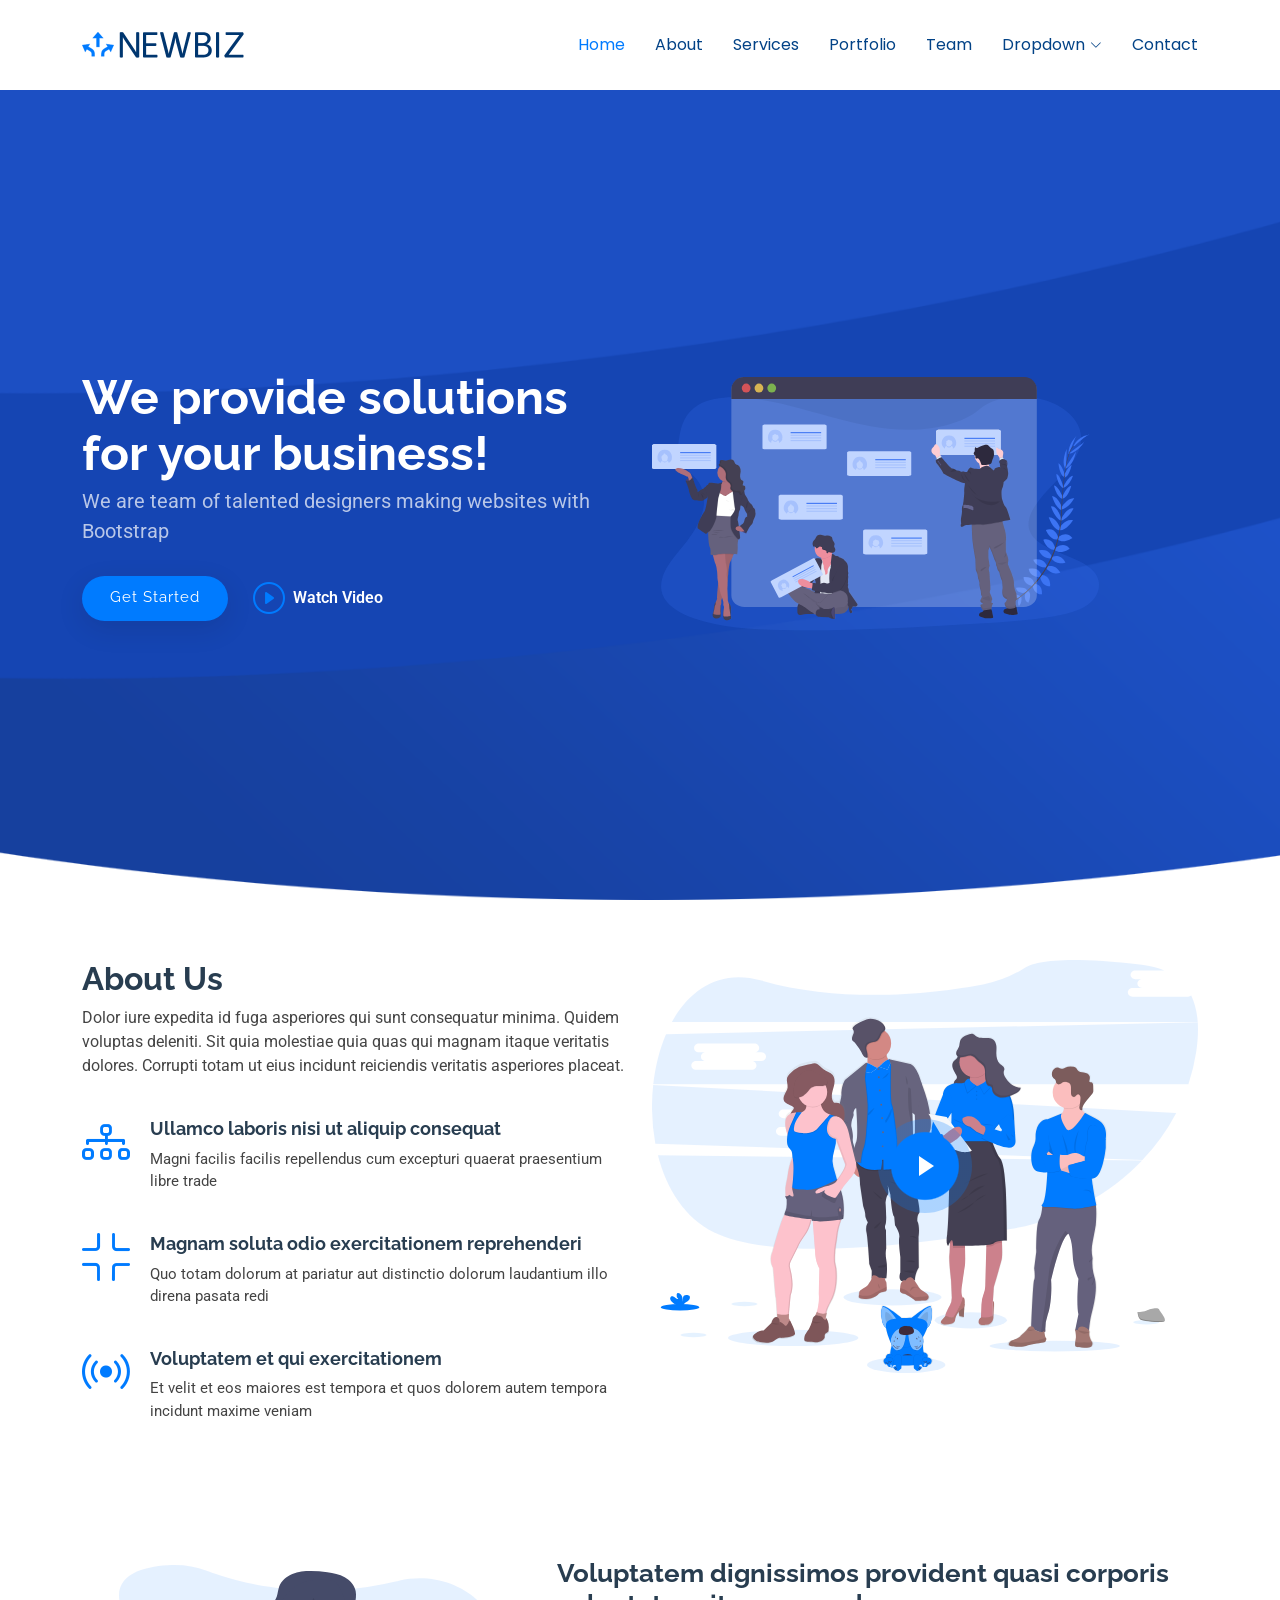
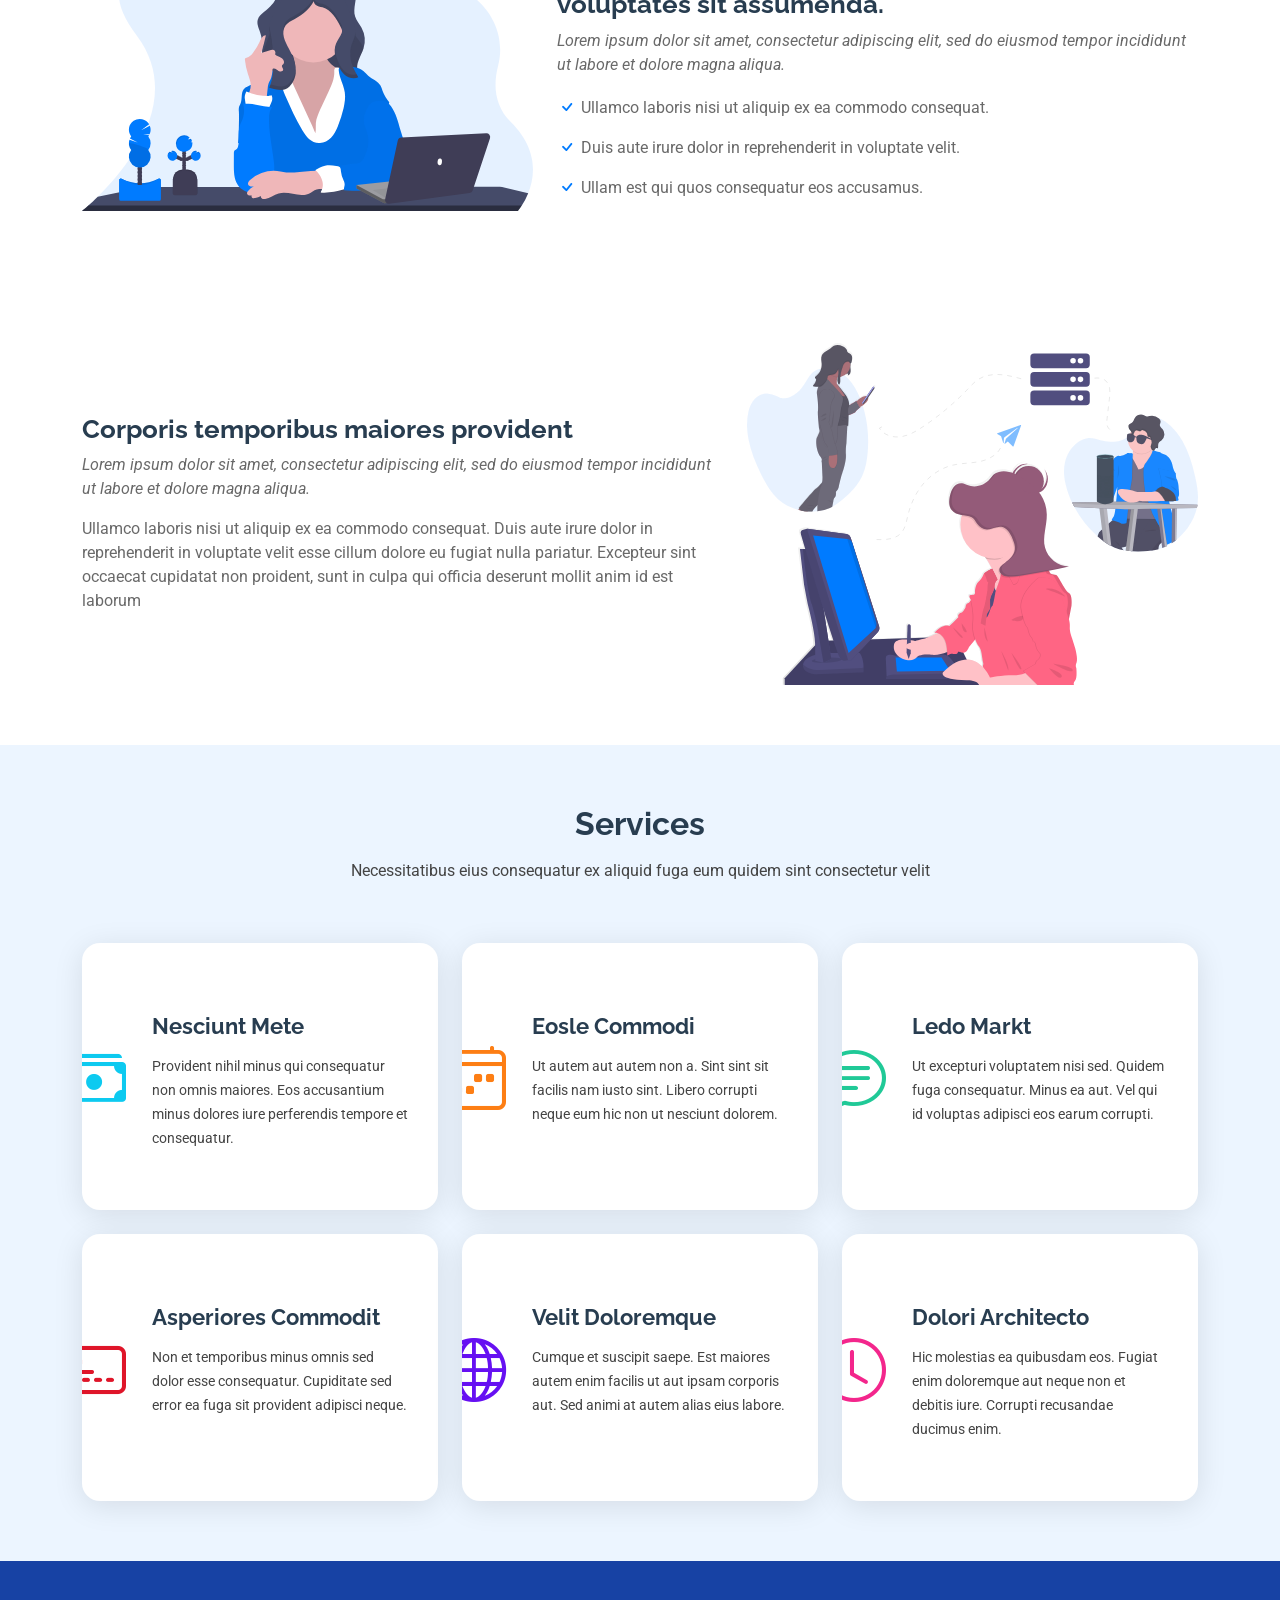
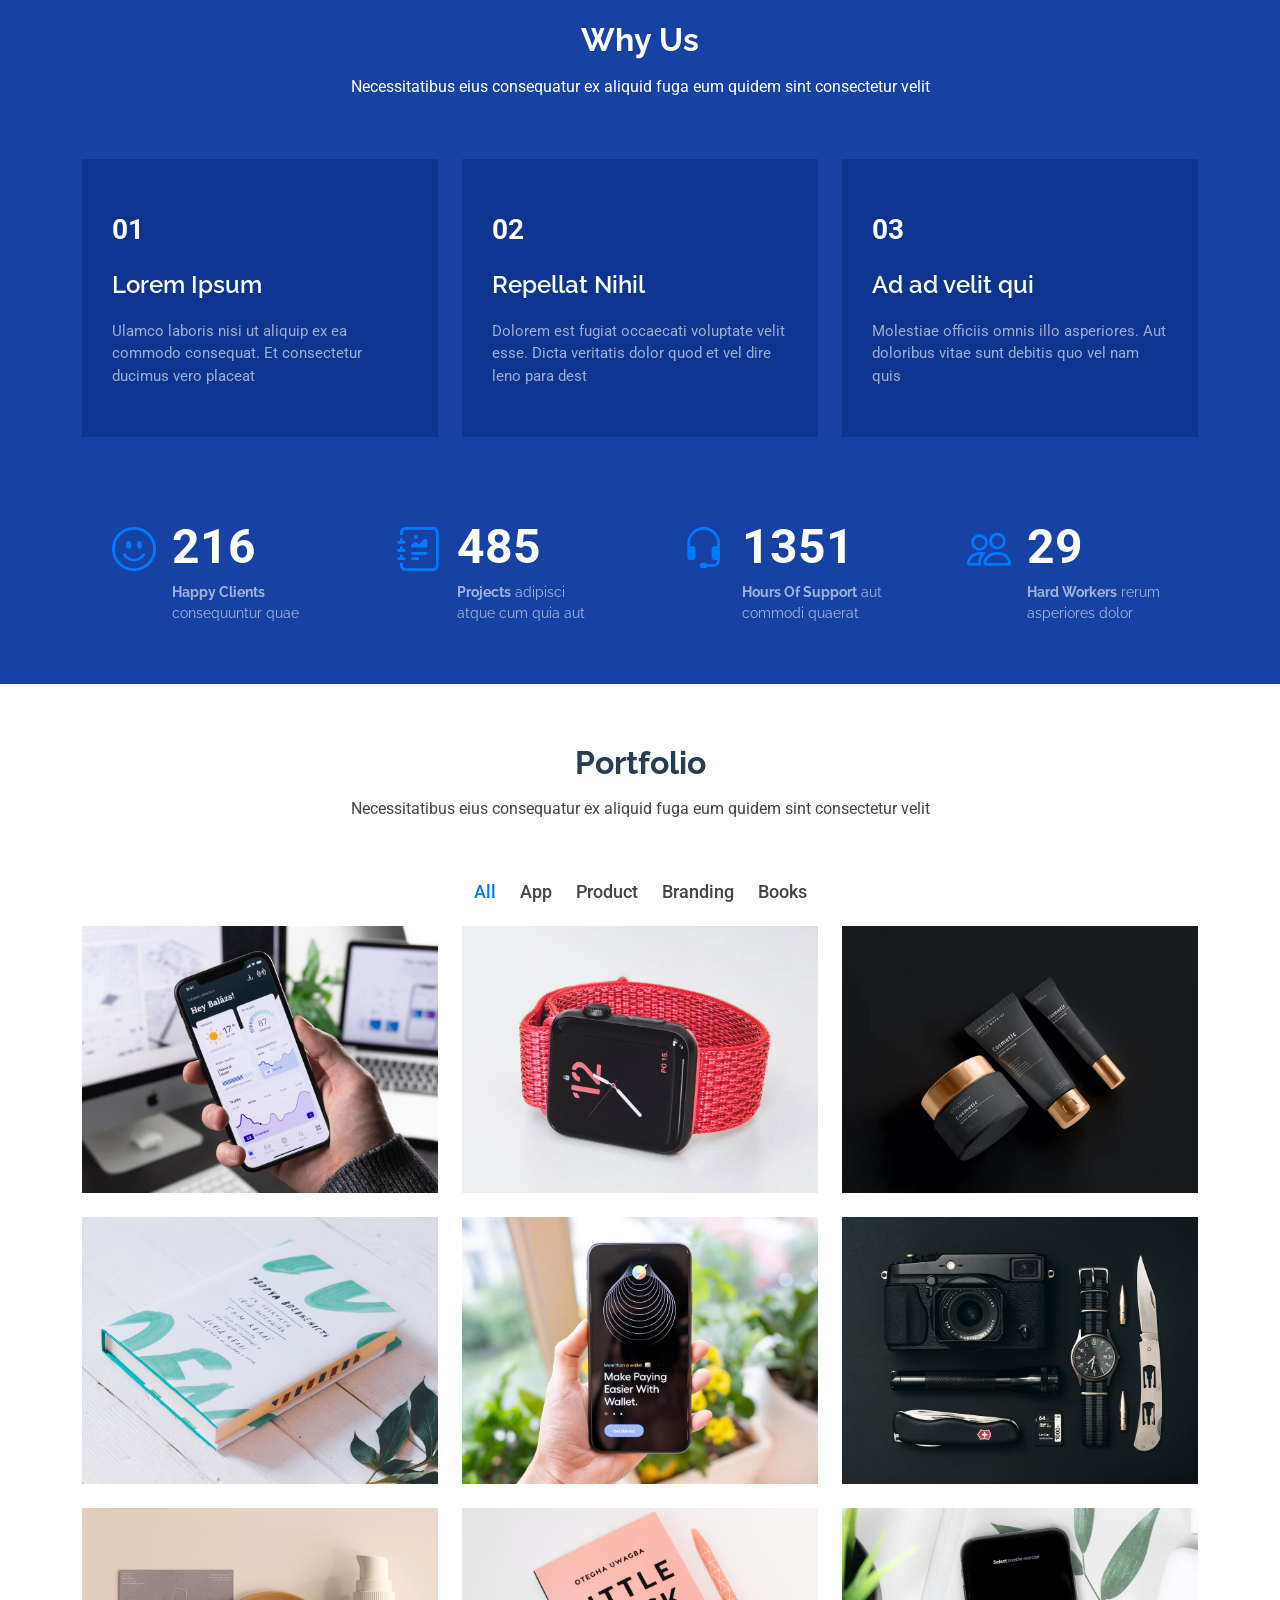
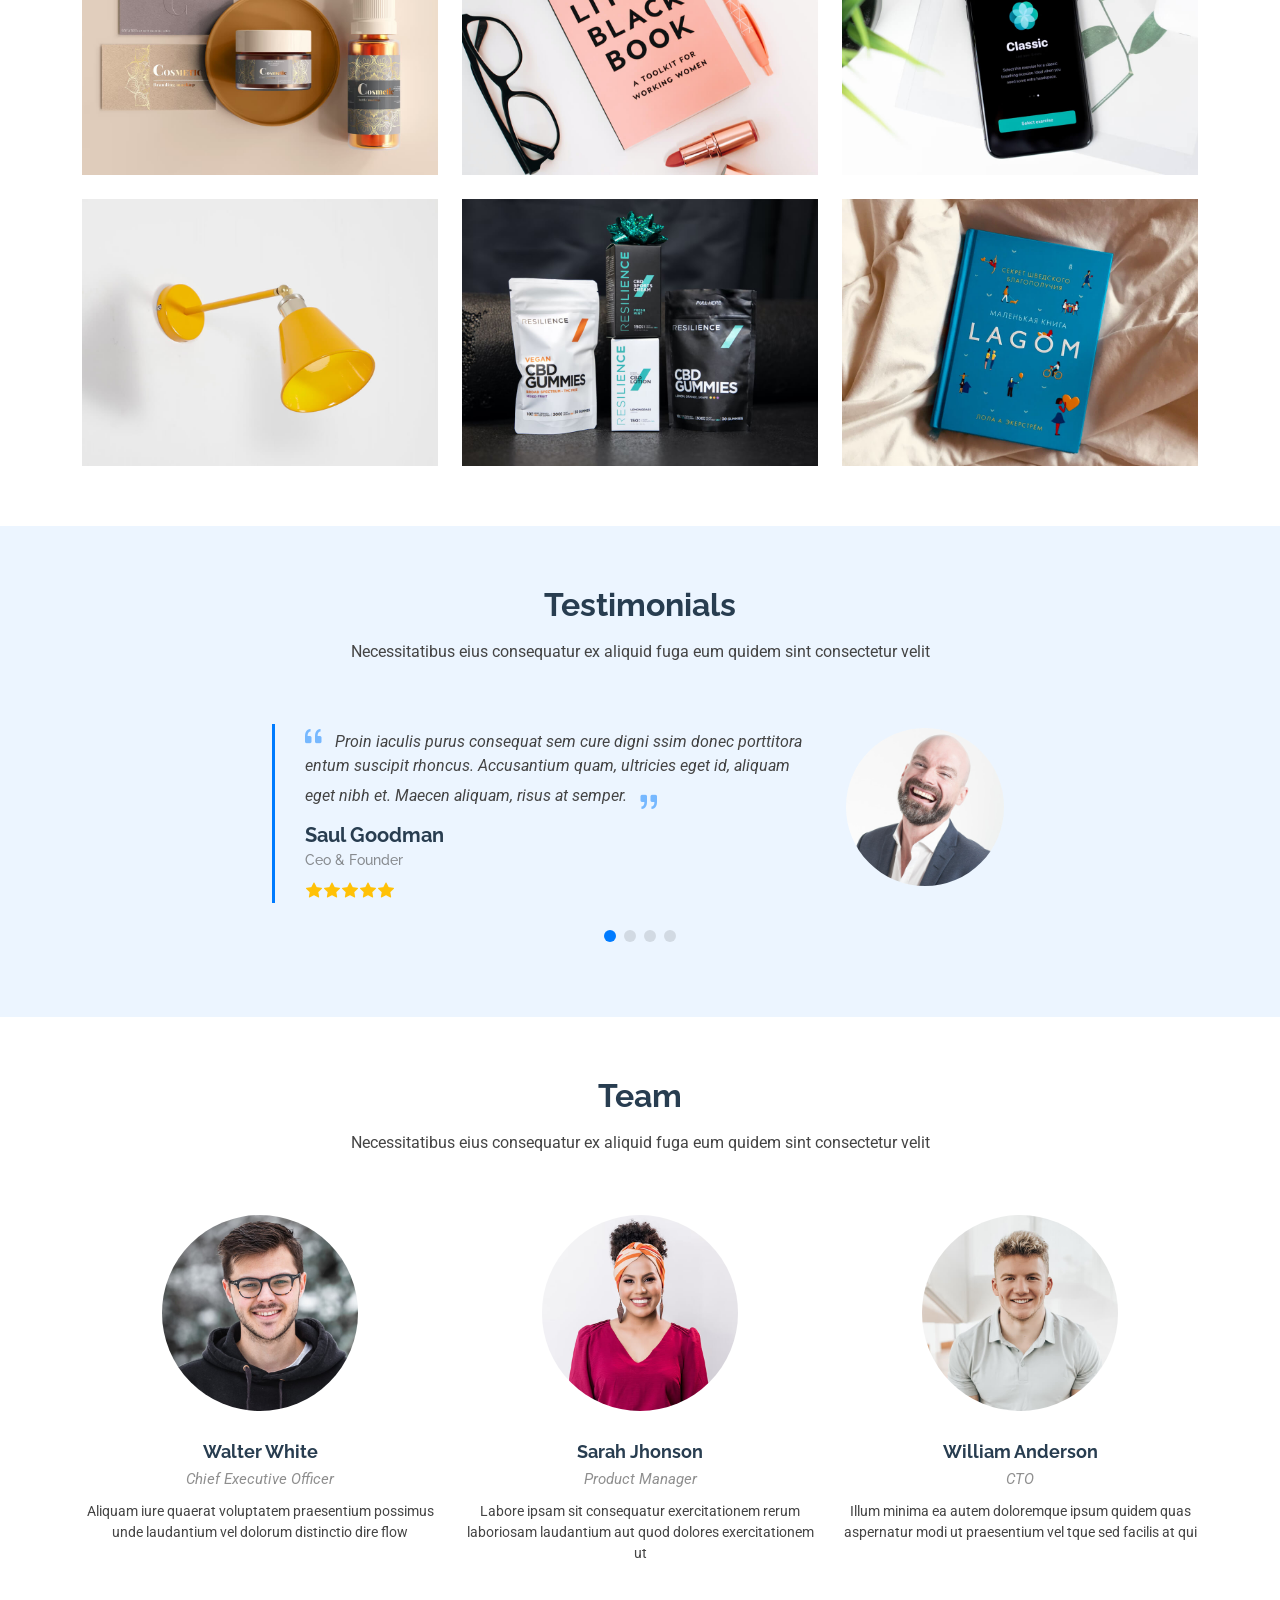
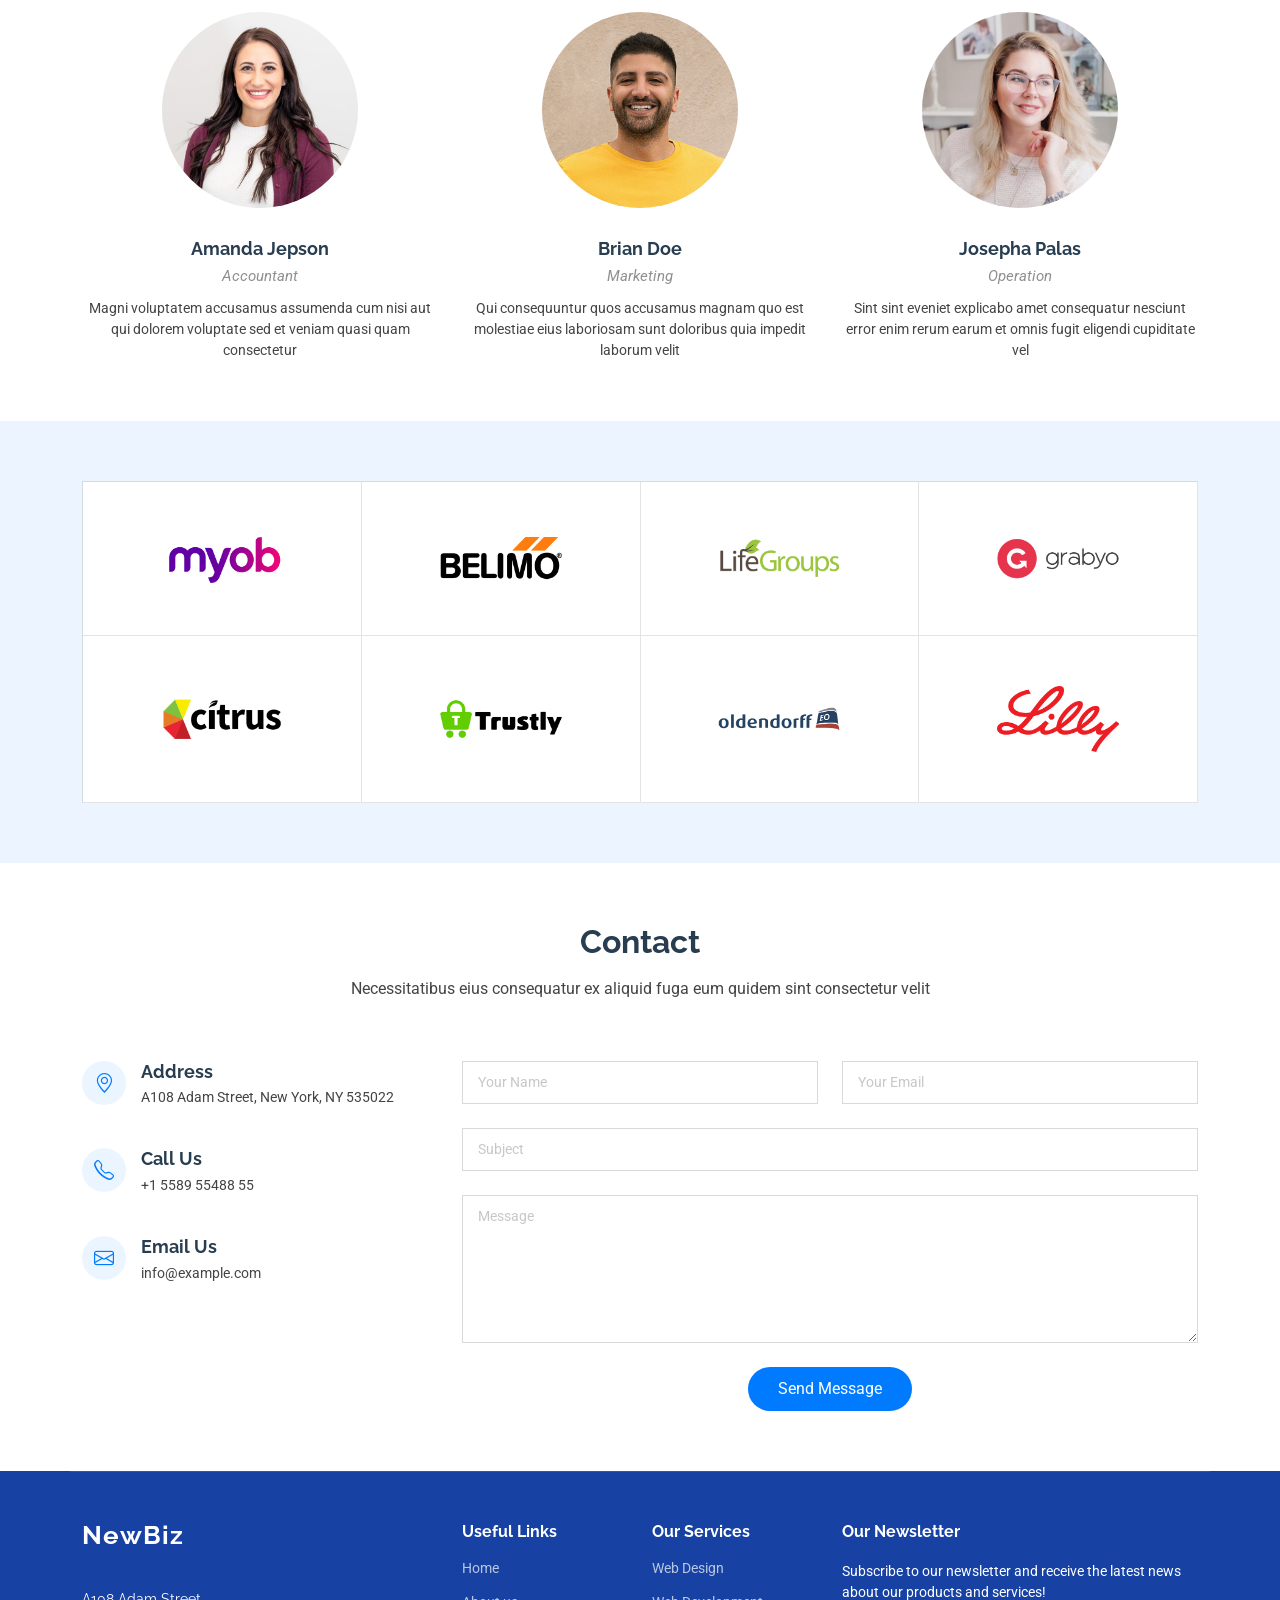
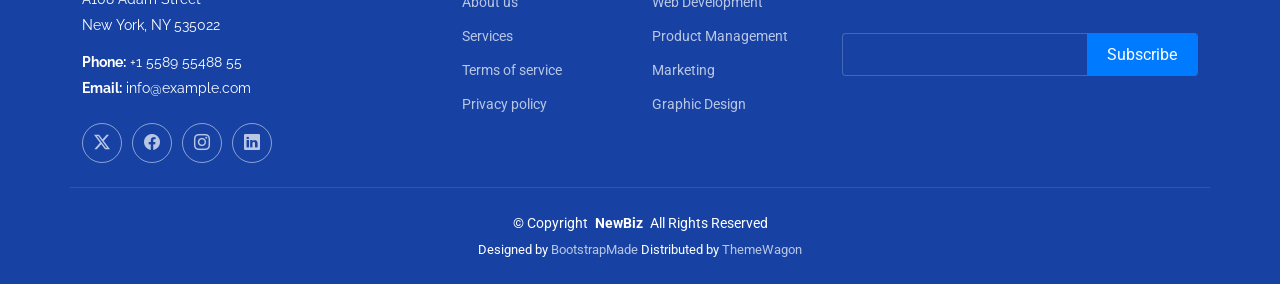
<file: newbiz-1.0.0/index.html>
<!DOCTYPE html>
<html lang="en">

<head>
  <meta charset="utf-8">
  <meta content="width=device-width, initial-scale=1.0" name="viewport">
  <title>Index - NewBiz Bootstrap Template</title>
  <meta name="description" content="">
  <meta name="keywords" content="">

  <!-- Favicons -->
  <link href="assets/img/favicon.png" rel="icon">
  <link href="assets/img/apple-touch-icon.png" rel="apple-touch-icon">

  <!-- Fonts -->
  <link href="https://fonts.googleapis.com" rel="preconnect">
  <link href="https://fonts.gstatic.com" rel="preconnect" crossorigin>
  <link href="https://fonts.googleapis.com/css2?family=Roboto:ital,wght@0,100;0,300;0,400;0,500;0,700;0,900;1,100;1,300;1,400;1,500;1,700;1,900&family=Poppins:ital,wght@0,100;0,200;0,300;0,400;0,500;0,600;0,700;0,800;0,900;1,100;1,200;1,300;1,400;1,500;1,600;1,700;1,800;1,900&family=Raleway:ital,wght@0,100;0,200;0,300;0,400;0,500;0,600;0,700;0,800;0,900;1,100;1,200;1,300;1,400;1,500;1,600;1,700;1,800;1,900&display=swap" rel="stylesheet">

  <!-- Vendor CSS Files -->
  <link href="assets/vendor/bootstrap/css/bootstrap.min.css" rel="stylesheet">
  <link href="assets/vendor/bootstrap-icons/bootstrap-icons.css" rel="stylesheet">
  <link href="assets/vendor/aos/aos.css" rel="stylesheet">
  <link href="assets/vendor/glightbox/css/glightbox.min.css" rel="stylesheet">
  <link href="assets/vendor/swiper/swiper-bundle.min.css" rel="stylesheet">

  <!-- Main CSS File -->
  <link href="assets/css/main.css" rel="stylesheet">

  <!-- =======================================================
  * Template Name: NewBiz
  * Template URL: https://bootstrapmade.com/newbiz-bootstrap-business-template/
  * Updated: Aug 07 2024 with Bootstrap v5.3.3
  * Author: BootstrapMade.com
  * License: https://bootstrapmade.com/license/
  ======================================================== -->
</head>

<body class="index-page">

  <header id="header" class="header d-flex align-items-center sticky-top">
    <div class="container-fluid container-xl position-relative d-flex align-items-center justify-content-between">

      <a href="index.html" class="logo d-flex align-items-center">
        <img src="assets/img/logo.png" alt="">
        <!-- Uncomment the line below if you also wish to use text logo -->
        <!-- <h1 class="sitename">NewBiz</h1>  -->
      </a>

      <nav id="navmenu" class="navmenu">
        <ul>
          <li><a href="#hero" class="active">Home</a></li>
          <li><a href="#about">About</a></li>
          <li><a href="#services">Services</a></li>
          <li><a href="#portfolio">Portfolio</a></li>
          <li><a href="#team">Team</a></li>
          <li class="dropdown"><a href="#"><span>Dropdown</span> <i class="bi bi-chevron-down toggle-dropdown"></i></a>
            <ul>
              <li><a href="#">Dropdown 1</a></li>
              <li class="dropdown"><a href="#"><span>Deep Dropdown</span> <i class="bi bi-chevron-down toggle-dropdown"></i></a>
                <ul>
                  <li><a href="#">Deep Dropdown 1</a></li>
                  <li><a href="#">Deep Dropdown 2</a></li>
                  <li><a href="#">Deep Dropdown 3</a></li>
                  <li><a href="#">Deep Dropdown 4</a></li>
                  <li><a href="#">Deep Dropdown 5</a></li>
                </ul>
              </li>
              <li><a href="#">Dropdown 2</a></li>
              <li><a href="#">Dropdown 3</a></li>
              <li><a href="#">Dropdown 4</a></li>
            </ul>
          </li>
          <li><a href="#contact">Contact</a></li>
        </ul>
        <i class="mobile-nav-toggle d-xl-none bi bi-list"></i>
      </nav>

    </div>
  </header>

  <main class="main">

    <!-- Hero Section -->
    <section id="hero" class="hero section dark-background">

      <div class="container">
        <div class="row gy-4">
          <div class="col-lg-5 order-lg-last hero-img" data-aos="zoom-out" data-aos-delay="100">
            <img src="assets/img/hero-img.svg" class="img-fluid animated" alt="">
          </div>
          <div class="col-lg-6 d-flex flex-column justify-content-center" data-aos="fade-in">
            <h1>We provide solutions for your business!</h1>
            <p>We are team of talented designers making websites with Bootstrap</p>
            <div class="d-flex">
              <a href="#about" class="btn-get-started">Get Started</a>
              <a href="https://www.youtube.com/watch?v=Y7f98aduVJ8" class="glightbox btn-watch-video d-flex align-items-center"><i class="bi bi-play-circle"></i><span>Watch Video</span></a>
            </div>
          </div>
        </div>
      </div>

    </section><!-- /Hero Section -->

    <!-- About Section -->
    <section id="about" class="about section">

      <div class="container">

        <div class="row gy-4">

          <div class="col-lg-6 position-relative align-self-start order-lg-last order-first" data-aos="fade-up" data-aos-delay="200">
            <img src="assets/img/about.svg" class="img-fluid" alt="">
            <a href="https://www.youtube.com/watch?v=Y7f98aduVJ8" class="glightbox pulsating-play-btn"></a>
          </div>

          <div class="col-lg-6 content order-last  order-lg-first" data-aos="fade-up" data-aos-delay="100">
            <h3>About Us</h3>
            <p>
              Dolor iure expedita id fuga asperiores qui sunt consequatur minima. Quidem voluptas deleniti. Sit quia molestiae quia quas qui magnam itaque veritatis dolores. Corrupti totam ut eius incidunt reiciendis veritatis asperiores placeat.
            </p>
            <ul>
              <li>
                <i class="bi bi-diagram-3"></i>
                <div>
                  <h5>Ullamco laboris nisi ut aliquip consequat</h5>
                  <p>Magni facilis facilis repellendus cum excepturi quaerat praesentium libre trade</p>
                </div>
              </li>
              <li>
                <i class="bi bi-fullscreen-exit"></i>
                <div>
                  <h5>Magnam soluta odio exercitationem reprehenderi</h5>
                  <p>Quo totam dolorum at pariatur aut distinctio dolorum laudantium illo direna pasata redi</p>
                </div>
              </li>
              <li>
                <i class="bi bi-broadcast"></i>
                <div>
                  <h5>Voluptatem et qui exercitationem</h5>
                  <p>Et velit et eos maiores est tempora et quos dolorem autem tempora incidunt maxime veniam</p>
                </div>
              </li>
            </ul>
          </div>

        </div>

      </div>

    </section><!-- /About Section -->

    <!-- Features Section -->
    <section id="features" class="features section">

      <div class="container">

        <div class="row gy-4 align-items-center features-item">
          <div class="col-md-5 d-flex align-items-center" data-aos="zoom-out" data-aos-delay="100">
            <img src="assets/img/features-1.svg" class="img-fluid" alt="">
          </div>
          <div class="col-md-7" data-aos="fade-up" data-aos-delay="100">
            <h3>Voluptatem dignissimos provident quasi corporis voluptates sit assumenda.</h3>
            <p class="fst-italic">
              Lorem ipsum dolor sit amet, consectetur adipiscing elit, sed do eiusmod tempor incididunt ut labore et dolore
              magna aliqua.
            </p>
            <ul>
              <li><i class="bi bi-check"></i><span> Ullamco laboris nisi ut aliquip ex ea commodo consequat.</span></li>
              <li><i class="bi bi-check"></i> <span>Duis aute irure dolor in reprehenderit in voluptate velit.</span></li>
              <li><i class="bi bi-check"></i> <span>Ullam est qui quos consequatur eos accusamus.</span></li>
            </ul>
          </div>
        </div><!-- Features Item -->

        <div class="row gy-4 align-items-center features-item">
          <div class="col-md-5 order-lg-last d-flex align-items-center" data-aos="zoom-out" data-aos-delay="200">
            <img src="assets/img/features-2.svg" class="img-fluid" alt="">
          </div>
          <div class="col-md-7" data-aos="fade-up" data-aos-delay="200">
            <h3>Corporis temporibus maiores provident</h3>
            <p class="fst-italic">
              Lorem ipsum dolor sit amet, consectetur adipiscing elit, sed do eiusmod tempor incididunt ut labore et dolore
              magna aliqua.
            </p>
            <p>
              Ullamco laboris nisi ut aliquip ex ea commodo consequat. Duis aute irure dolor in reprehenderit in voluptate
              velit esse cillum dolore eu fugiat nulla pariatur. Excepteur sint occaecat cupidatat non proident, sunt in
              culpa qui officia deserunt mollit anim id est laborum
            </p>
          </div>
        </div><!-- Features Item -->

      </div>

    </section><!-- /Features Section -->

    <!-- Services Section -->
    <section id="services" class="services section light-background">

      <!-- Section Title -->
      <div class="container section-title" data-aos="fade-up">
        <h2>Services</h2>
        <p>Necessitatibus eius consequatur ex aliquid fuga eum quidem sint consectetur velit</p>
      </div><!-- End Section Title -->

      <div class="container">

        <div class="row gy-4">

          <div class="col-lg-4 col-md-6" data-aos="fade-up" data-aos-delay="100">
            <div class="service-item  position-relative">
              <div class="icon">
                <i class="bi bi-cash-stack" style="color: #0dcaf0;"></i>
              </div>
              <a href="service-details.html" class="stretched-link">
                <h3>Nesciunt Mete</h3>
              </a>
              <p>Provident nihil minus qui consequatur non omnis maiores. Eos accusantium minus dolores iure perferendis tempore et consequatur.</p>
            </div>
          </div><!-- End Service Item -->

          <div class="col-lg-4 col-md-6" data-aos="fade-up" data-aos-delay="200">
            <div class="service-item position-relative">
              <div class="icon">
                <i class="bi bi-calendar4-week" style="color: #fd7e14;"></i>
              </div>
              <a href="service-details.html" class="stretched-link">
                <h3>Eosle Commodi</h3>
              </a>
              <p>Ut autem aut autem non a. Sint sint sit facilis nam iusto sint. Libero corrupti neque eum hic non ut nesciunt dolorem.</p>
            </div>
          </div><!-- End Service Item -->

          <div class="col-lg-4 col-md-6" data-aos="fade-up" data-aos-delay="300">
            <div class="service-item position-relative">
              <div class="icon">
                <i class="bi bi-chat-text" style="color: #20c997;"></i>
              </div>
              <a href="service-details.html" class="stretched-link">
                <h3>Ledo Markt</h3>
              </a>
              <p>Ut excepturi voluptatem nisi sed. Quidem fuga consequatur. Minus ea aut. Vel qui id voluptas adipisci eos earum corrupti.</p>
            </div>
          </div><!-- End Service Item -->

          <div class="col-lg-4 col-md-6" data-aos="fade-up" data-aos-delay="400">
            <div class="service-item position-relative">
              <div class="icon">
                <i class="bi bi-credit-card-2-front" style="color: #df1529;"></i>
              </div>
              <a href="service-details.html" class="stretched-link">
                <h3>Asperiores Commodit</h3>
              </a>
              <p>Non et temporibus minus omnis sed dolor esse consequatur. Cupiditate sed error ea fuga sit provident adipisci neque.</p>
              <a href="service-details.html" class="stretched-link"></a>
            </div>
          </div><!-- End Service Item -->

          <div class="col-lg-4 col-md-6" data-aos="fade-up" data-aos-delay="500">
            <div class="service-item position-relative">
              <div class="icon">
                <i class="bi bi-globe" style="color: #6610f2;"></i>
              </div>
              <a href="service-details.html" class="stretched-link">
                <h3>Velit Doloremque</h3>
              </a>
              <p>Cumque et suscipit saepe. Est maiores autem enim facilis ut aut ipsam corporis aut. Sed animi at autem alias eius labore.</p>
              <a href="service-details.html" class="stretched-link"></a>
            </div>
          </div><!-- End Service Item -->

          <div class="col-lg-4 col-md-6" data-aos="fade-up" data-aos-delay="600">
            <div class="service-item position-relative">
              <div class="icon">
                <i class="bi bi-clock" style="color: #f3268c;"></i>
              </div>
              <a href="service-details.html" class="stretched-link">
                <h3>Dolori Architecto</h3>
              </a>
              <p>Hic molestias ea quibusdam eos. Fugiat enim doloremque aut neque non et debitis iure. Corrupti recusandae ducimus enim.</p>
              <a href="service-details.html" class="stretched-link"></a>
            </div>
          </div><!-- End Service Item -->

        </div>

      </div>

    </section><!-- /Services Section -->

    <!-- Why Us Section -->
    <section id="why-us" class="why-us section dark-background">

      <!-- Section Title -->
      <div class="container section-title" data-aos="fade-up">
        <h2>Why Us</h2>
        <p>Necessitatibus eius consequatur ex aliquid fuga eum quidem sint consectetur velit</p>
      </div><!-- End Section Title -->

      <div class="container">

        <div class="row gy-4">

          <div class="col-lg-4" data-aos="fade-up" data-aos-delay="100">
            <div class="card-item">
              <span>01</span>
              <h4><a href="" class="stretched-link">Lorem Ipsum</a></h4>
              <p>Ulamco laboris nisi ut aliquip ex ea commodo consequat. Et consectetur ducimus vero placeat</p>
            </div>
          </div><!-- Card Item -->

          <div class="col-lg-4" data-aos="fade-up" data-aos-delay="200">
            <div class="card-item">
              <span>02</span>
              <h4><a href="" class="stretched-link">Repellat Nihil</a></h4>
              <p>Dolorem est fugiat occaecati voluptate velit esse. Dicta veritatis dolor quod et vel dire leno para dest</p>
            </div>
          </div><!-- Card Item -->

          <div class="col-lg-4" data-aos="fade-up" data-aos-delay="300">
            <div class="card-item">
              <span>03</span>
              <h4><a href="" class="stretched-link">Ad ad velit qui</a></h4>
              <p>Molestiae officiis omnis illo asperiores. Aut doloribus vitae sunt debitis quo vel nam quis</p>
            </div>
          </div><!-- Card Item -->

        </div>

      </div>

    </section><!-- /Why Us Section -->

    <!-- Stats Section -->
    <section id="stats" class="stats section dark-background">

      <div class="container" data-aos="fade-up" data-aos-delay="100">

        <div class="row gy-4">

          <div class="col-lg-3 col-md-6">
            <div class="stats-item">
              <i class="bi bi-emoji-smile"></i>
              <span data-purecounter-start="0" data-purecounter-end="232" data-purecounter-duration="1" class="purecounter"></span>
              <p><strong>Happy Clients</strong> <span>consequuntur quae</span></p>
            </div>
          </div><!-- End Stats Item -->

          <div class="col-lg-3 col-md-6">
            <div class="stats-item">
              <i class="bi bi-journal-richtext"></i>
              <span data-purecounter-start="0" data-purecounter-end="521" data-purecounter-duration="1" class="purecounter"></span>
              <p><strong>Projects</strong> <span>adipisci atque cum quia aut</span></p>
            </div>
          </div><!-- End Stats Item -->

          <div class="col-lg-3 col-md-6">
            <div class="stats-item">
              <i class="bi bi-headset"></i>
              <span data-purecounter-start="0" data-purecounter-end="1453" data-purecounter-duration="1" class="purecounter"></span>
              <p><strong>Hours Of Support</strong> <span>aut commodi quaerat</span></p>
            </div>
          </div><!-- End Stats Item -->

          <div class="col-lg-3 col-md-6">
            <div class="stats-item">
              <i class="bi bi-people"></i>
              <span data-purecounter-start="0" data-purecounter-end="32" data-purecounter-duration="1" class="purecounter"></span>
              <p><strong>Hard Workers</strong> <span>rerum asperiores dolor</span></p>
            </div>
          </div><!-- End Stats Item -->

        </div>

      </div>

    </section><!-- /Stats Section -->

    <!-- Portfolio Section -->
    <section id="portfolio" class="portfolio section">

      <!-- Section Title -->
      <div class="container section-title" data-aos="fade-up">
        <h2>Portfolio</h2>
        <p>Necessitatibus eius consequatur ex aliquid fuga eum quidem sint consectetur velit</p>
      </div><!-- End Section Title -->

      <div class="container">

        <div class="isotope-layout" data-default-filter="*" data-layout="masonry" data-sort="original-order">

          <ul class="portfolio-filters isotope-filters" data-aos="fade-up" data-aos-delay="100">
            <li data-filter="*" class="filter-active">All</li>
            <li data-filter=".filter-app">App</li>
            <li data-filter=".filter-product">Product</li>
            <li data-filter=".filter-branding">Branding</li>
            <li data-filter=".filter-books">Books</li>
          </ul><!-- End Portfolio Filters -->

          <div class="row gy-4 isotope-container" data-aos="fade-up" data-aos-delay="200">

            <div class="col-lg-4 col-md-6 portfolio-item isotope-item filter-app">
              <div class="portfolio-content h-100">
                <img src="assets/img/portfolio/app-1.jpg" class="img-fluid" alt="">
                <div class="portfolio-info">
                  <h4>App 1</h4>
                  <p>Lorem ipsum, dolor sit amet consectetur</p>
                  <a href="assets/img/portfolio/app-1.jpg" title="App 1" data-gallery="portfolio-gallery-app" class="glightbox preview-link"><i class="bi bi-zoom-in"></i></a>
                  <a href="portfolio-details.html" title="More Details" class="details-link"><i class="bi bi-link-45deg"></i></a>
                </div>
              </div>
            </div><!-- End Portfolio Item -->

            <div class="col-lg-4 col-md-6 portfolio-item isotope-item filter-product">
              <div class="portfolio-content h-100">
                <img src="assets/img/portfolio/product-1.jpg" class="img-fluid" alt="">
                <div class="portfolio-info">
                  <h4>Product 1</h4>
                  <p>Lorem ipsum, dolor sit amet consectetur</p>
                  <a href="assets/img/portfolio/product-1.jpg" title="Product 1" data-gallery="portfolio-gallery-product" class="glightbox preview-link"><i class="bi bi-zoom-in"></i></a>
                  <a href="portfolio-details.html" title="More Details" class="details-link"><i class="bi bi-link-45deg"></i></a>
                </div>
              </div>
            </div><!-- End Portfolio Item -->

            <div class="col-lg-4 col-md-6 portfolio-item isotope-item filter-branding">
              <div class="portfolio-content h-100">
                <img src="assets/img/portfolio/branding-1.jpg" class="img-fluid" alt="">
                <div class="portfolio-info">
                  <h4>Branding 1</h4>
                  <p>Lorem ipsum, dolor sit amet consectetur</p>
                  <a href="assets/img/portfolio/branding-1.jpg" title="Branding 1" data-gallery="portfolio-gallery-branding" class="glightbox preview-link"><i class="bi bi-zoom-in"></i></a>
                  <a href="portfolio-details.html" title="More Details" class="details-link"><i class="bi bi-link-45deg"></i></a>
                </div>
              </div>
            </div><!-- End Portfolio Item -->

            <div class="col-lg-4 col-md-6 portfolio-item isotope-item filter-books">
              <div class="portfolio-content h-100">
                <img src="assets/img/portfolio/books-1.jpg" class="img-fluid" alt="">
                <div class="portfolio-info">
                  <h4>Books 1</h4>
                  <p>Lorem ipsum, dolor sit amet consectetur</p>
                  <a href="assets/img/portfolio/books-1.jpg" title="Branding 1" data-gallery="portfolio-gallery-book" class="glightbox preview-link"><i class="bi bi-zoom-in"></i></a>
                  <a href="portfolio-details.html" title="More Details" class="details-link"><i class="bi bi-link-45deg"></i></a>
                </div>
              </div>
            </div><!-- End Portfolio Item -->

            <div class="col-lg-4 col-md-6 portfolio-item isotope-item filter-app">
              <div class="portfolio-content h-100">
                <img src="assets/img/portfolio/app-2.jpg" class="img-fluid" alt="">
                <div class="portfolio-info">
                  <h4>App 2</h4>
                  <p>Lorem ipsum, dolor sit amet consectetur</p>
                  <a href="assets/img/portfolio/app-2.jpg" title="App 2" data-gallery="portfolio-gallery-app" class="glightbox preview-link"><i class="bi bi-zoom-in"></i></a>
                  <a href="portfolio-details.html" title="More Details" class="details-link"><i class="bi bi-link-45deg"></i></a>
                </div>
              </div>
            </div><!-- End Portfolio Item -->

            <div class="col-lg-4 col-md-6 portfolio-item isotope-item filter-product">
              <div class="portfolio-content h-100">
                <img src="assets/img/portfolio/product-2.jpg" class="img-fluid" alt="">
                <div class="portfolio-info">
                  <h4>Product 2</h4>
                  <p>Lorem ipsum, dolor sit amet consectetur</p>
                  <a href="assets/img/portfolio/product-2.jpg" title="Product 2" data-gallery="portfolio-gallery-product" class="glightbox preview-link"><i class="bi bi-zoom-in"></i></a>
                  <a href="portfolio-details.html" title="More Details" class="details-link"><i class="bi bi-link-45deg"></i></a>
                </div>
              </div>
            </div><!-- End Portfolio Item -->

            <div class="col-lg-4 col-md-6 portfolio-item isotope-item filter-branding">
              <div class="portfolio-content h-100">
                <img src="assets/img/portfolio/branding-2.jpg" class="img-fluid" alt="">
                <div class="portfolio-info">
                  <h4>Branding 2</h4>
                  <p>Lorem ipsum, dolor sit amet consectetur</p>
                  <a href="assets/img/portfolio/branding-2.jpg" title="Branding 2" data-gallery="portfolio-gallery-branding" class="glightbox preview-link"><i class="bi bi-zoom-in"></i></a>
                  <a href="portfolio-details.html" title="More Details" class="details-link"><i class="bi bi-link-45deg"></i></a>
                </div>
              </div>
            </div><!-- End Portfolio Item -->

            <div class="col-lg-4 col-md-6 portfolio-item isotope-item filter-books">
              <div class="portfolio-content h-100">
                <img src="assets/img/portfolio/books-2.jpg" class="img-fluid" alt="">
                <div class="portfolio-info">
                  <h4>Books 2</h4>
                  <p>Lorem ipsum, dolor sit amet consectetur</p>
                  <a href="assets/img/portfolio/books-2.jpg" title="Branding 2" data-gallery="portfolio-gallery-book" class="glightbox preview-link"><i class="bi bi-zoom-in"></i></a>
                  <a href="portfolio-details.html" title="More Details" class="details-link"><i class="bi bi-link-45deg"></i></a>
                </div>
              </div>
            </div><!-- End Portfolio Item -->

            <div class="col-lg-4 col-md-6 portfolio-item isotope-item filter-app">
              <div class="portfolio-content h-100">
                <img src="assets/img/portfolio/app-3.jpg" class="img-fluid" alt="">
                <div class="portfolio-info">
                  <h4>App 3</h4>
                  <p>Lorem ipsum, dolor sit amet consectetur</p>
                  <a href="assets/img/portfolio/app-3.jpg" title="App 3" data-gallery="portfolio-gallery-app" class="glightbox preview-link"><i class="bi bi-zoom-in"></i></a>
                  <a href="portfolio-details.html" title="More Details" class="details-link"><i class="bi bi-link-45deg"></i></a>
                </div>
              </div>
            </div><!-- End Portfolio Item -->

            <div class="col-lg-4 col-md-6 portfolio-item isotope-item filter-product">
              <div class="portfolio-content h-100">
                <img src="assets/img/portfolio/product-3.jpg" class="img-fluid" alt="">
                <div class="portfolio-info">
                  <h4>Product 3</h4>
                  <p>Lorem ipsum, dolor sit amet consectetur</p>
                  <a href="assets/img/portfolio/product-3.jpg" title="Product 3" data-gallery="portfolio-gallery-product" class="glightbox preview-link"><i class="bi bi-zoom-in"></i></a>
                  <a href="portfolio-details.html" title="More Details" class="details-link"><i class="bi bi-link-45deg"></i></a>
                </div>
              </div>
            </div><!-- End Portfolio Item -->

            <div class="col-lg-4 col-md-6 portfolio-item isotope-item filter-branding">
              <div class="portfolio-content h-100">
                <img src="assets/img/portfolio/branding-3.jpg" class="img-fluid" alt="">
                <div class="portfolio-info">
                  <h4>Branding 3</h4>
                  <p>Lorem ipsum, dolor sit amet consectetur</p>
                  <a href="assets/img/portfolio/branding-3.jpg" title="Branding 2" data-gallery="portfolio-gallery-branding" class="glightbox preview-link"><i class="bi bi-zoom-in"></i></a>
                  <a href="portfolio-details.html" title="More Details" class="details-link"><i class="bi bi-link-45deg"></i></a>
                </div>
              </div>
            </div><!-- End Portfolio Item -->

            <div class="col-lg-4 col-md-6 portfolio-item isotope-item filter-books">
              <div class="portfolio-content h-100">
                <img src="assets/img/portfolio/books-3.jpg" class="img-fluid" alt="">
                <div class="portfolio-info">
                  <h4>Books 3</h4>
                  <p>Lorem ipsum, dolor sit amet consectetur</p>
                  <a href="assets/img/portfolio/books-3.jpg" title="Branding 3" data-gallery="portfolio-gallery-book" class="glightbox preview-link"><i class="bi bi-zoom-in"></i></a>
                  <a href="portfolio-details.html" title="More Details" class="details-link"><i class="bi bi-link-45deg"></i></a>
                </div>
              </div>
            </div><!-- End Portfolio Item -->

          </div><!-- End Portfolio Container -->

        </div>

      </div>

    </section><!-- /Portfolio Section -->

    <!-- Testimonials Section -->
    <section id="testimonials" class="testimonials section light-background">

      <!-- Section Title -->
      <div class="container section-title" data-aos="fade-up">
        <h2>Testimonials</h2>
        <p>Necessitatibus eius consequatur ex aliquid fuga eum quidem sint consectetur velit</p>
      </div><!-- End Section Title -->

      <div class="container" data-aos="fade-up" data-aos-delay="100">

        <div class="swiper init-swiper">
          <script type="application/json" class="swiper-config">
            {
              "loop": true,
              "speed": 600,
              "autoplay": {
                "delay": 5000
              },
              "slidesPerView": "auto",
              "pagination": {
                "el": ".swiper-pagination",
                "type": "bullets",
                "clickable": true
              }
            }
          </script>
          <div class="swiper-wrapper">

            <div class="swiper-slide">
              <div class="testimonial-item">
                <div class="row gy-4 justify-content-center">
                  <div class="col-lg-6">
                    <div class="testimonial-content">
                      <p>
                        <i class="bi bi-quote quote-icon-left"></i>
                        <span>Proin iaculis purus consequat sem cure digni ssim donec porttitora entum suscipit rhoncus. Accusantium quam, ultricies eget id, aliquam eget nibh et. Maecen aliquam, risus at semper.</span>
                        <i class="bi bi-quote quote-icon-right"></i>
                      </p>
                      <h3>Saul Goodman</h3>
                      <h4>Ceo &amp; Founder</h4>
                      <div class="stars">
                        <i class="bi bi-star-fill"></i><i class="bi bi-star-fill"></i><i class="bi bi-star-fill"></i><i class="bi bi-star-fill"></i><i class="bi bi-star-fill"></i>
                      </div>
                    </div>
                  </div>
                  <div class="col-lg-2 text-center">
                    <img src="assets/img/testimonials/testimonials-1.jpg" class="img-fluid testimonial-img" alt="">
                  </div>
                </div>
              </div>
            </div><!-- End testimonial item -->

            <div class="swiper-slide">
              <div class="testimonial-item">
                <div class="row gy-4 justify-content-center">
                  <div class="col-lg-6">
                    <div class="testimonial-content">
                      <p>
                        <i class="bi bi-quote quote-icon-left"></i>
                        <span>Export tempor illum tamen malis malis eram quae irure esse labore quem cillum quid cillum eram malis quorum velit fore eram velit sunt aliqua noster fugiat irure amet legam anim culpa.</span>
                        <i class="bi bi-quote quote-icon-right"></i>
                      </p>
                      <h3>Sara Wilsson</h3>
                      <h4>Designer</h4>
                      <div class="stars">
                        <i class="bi bi-star-fill"></i><i class="bi bi-star-fill"></i><i class="bi bi-star-fill"></i><i class="bi bi-star-fill"></i><i class="bi bi-star-fill"></i>
                      </div>
                    </div>
                  </div>
                  <div class="col-lg-2 text-center">
                    <img src="assets/img/testimonials/testimonials-2.jpg" class="img-fluid testimonial-img" alt="">
                  </div>
                </div>
              </div>
            </div><!-- End testimonial item -->

            <div class="swiper-slide">
              <div class="testimonial-item">
                <div class="row gy-4 justify-content-center">
                  <div class="col-lg-6">
                    <div class="testimonial-content">
                      <p>
                        <i class="bi bi-quote quote-icon-left"></i>
                        <span>Enim nisi quem export duis labore cillum quae magna enim sint quorum nulla quem veniam duis minim tempor labore quem eram duis noster aute amet eram fore quis sint minim.</span>
                        <i class="bi bi-quote quote-icon-right"></i>
                      </p>
                      <h3>Jena Karlis</h3>
                      <h4>Store Owner</h4>
                      <div class="stars">
                        <i class="bi bi-star-fill"></i><i class="bi bi-star-fill"></i><i class="bi bi-star-fill"></i><i class="bi bi-star-fill"></i><i class="bi bi-star-fill"></i>
                      </div>
                    </div>
                  </div>
                  <div class="col-lg-2 text-center">
                    <img src="assets/img/testimonials/testimonials-3.jpg" class="img-fluid testimonial-img" alt="">
                  </div>
                </div>
              </div>
            </div><!-- End testimonial item -->

            <div class="swiper-slide">
              <div class="testimonial-item">
                <div class="row gy-4 justify-content-center">
                  <div class="col-lg-6">
                    <div class="testimonial-content">
                      <p>
                        <i class="bi bi-quote quote-icon-left"></i>
                        <span>Fugiat enim eram quae cillum dolore dolor amet nulla culpa multos export minim fugiat minim velit minim dolor enim duis veniam ipsum anim magna sunt elit fore quem dolore labore illum veniam.</span>
                        <i class="bi bi-quote quote-icon-right"></i>
                      </p>
                      <h3>John Larson</h3>
                      <h4>Entrepreneur</h4>
                      <div class="stars">
                        <i class="bi bi-star-fill"></i><i class="bi bi-star-fill"></i><i class="bi bi-star-fill"></i><i class="bi bi-star-fill"></i><i class="bi bi-star-fill"></i>
                      </div>
                    </div>
                  </div>
                  <div class="col-lg-2 text-center">
                    <img src="assets/img/testimonials/testimonials-4.jpg" class="img-fluid testimonial-img" alt="">
                  </div>
                </div>
              </div>
            </div><!-- End testimonial item -->

          </div>
          <div class="swiper-pagination"></div>
        </div>

      </div>

    </section><!-- /Testimonials Section -->

    <!-- Team Section -->
    <section id="team" class="team section">

      <!-- Section Title -->
      <div class="container section-title" data-aos="fade-up">
        <h2>Team</h2>
        <p>Necessitatibus eius consequatur ex aliquid fuga eum quidem sint consectetur velit</p>
      </div><!-- End Section Title -->

      <div class="container">

        <div class="row gy-5">

          <div class="col-lg-4 col-md-6 member" data-aos="fade-up" data-aos-delay="100">
            <div class="member-img">
              <img src="assets/img/team/team-1.jpg" class="img-fluid" alt="">
              <div class="social">
                <a href="#"><i class="bi bi-twitter-x"></i></a>
                <a href="#"><i class="bi bi-facebook"></i></a>
                <a href="#"><i class="bi bi-instagram"></i></a>
                <a href="#"><i class="bi bi-linkedin"></i></a>
              </div>
            </div>
            <div class="member-info text-center">
              <h4>Walter White</h4>
              <span>Chief Executive Officer</span>
              <p>Aliquam iure quaerat voluptatem praesentium possimus unde laudantium vel dolorum distinctio dire flow</p>
            </div>
          </div><!-- End Team Member -->

          <div class="col-lg-4 col-md-6 member" data-aos="fade-up" data-aos-delay="200">
            <div class="member-img">
              <img src="assets/img/team/team-2.jpg" class="img-fluid" alt="">
              <div class="social">
                <a href="#"><i class="bi bi-twitter-x"></i></a>
                <a href="#"><i class="bi bi-facebook"></i></a>
                <a href="#"><i class="bi bi-instagram"></i></a>
                <a href="#"><i class="bi bi-linkedin"></i></a>
              </div>
            </div>
            <div class="member-info text-center">
              <h4>Sarah Jhonson</h4>
              <span>Product Manager</span>
              <p>Labore ipsam sit consequatur exercitationem rerum laboriosam laudantium aut quod dolores exercitationem ut</p>
            </div>
          </div><!-- End Team Member -->

          <div class="col-lg-4 col-md-6 member" data-aos="fade-up" data-aos-delay="300">
            <div class="member-img">
              <img src="assets/img/team/team-3.jpg" class="img-fluid" alt="">
              <div class="social">
                <a href="#"><i class="bi bi-twitter-x"></i></a>
                <a href="#"><i class="bi bi-facebook"></i></a>
                <a href="#"><i class="bi bi-instagram"></i></a>
                <a href="#"><i class="bi bi-linkedin"></i></a>
              </div>
            </div>
            <div class="member-info text-center">
              <h4>William Anderson</h4>
              <span>CTO</span>
              <p>Illum minima ea autem doloremque ipsum quidem quas aspernatur modi ut praesentium vel tque sed facilis at qui</p>
            </div>
          </div><!-- End Team Member -->

          <div class="col-lg-4 col-md-6 member" data-aos="fade-up" data-aos-delay="400">
            <div class="member-img">
              <img src="assets/img/team/team-4.jpg" class="img-fluid" alt="">
              <div class="social">
                <a href="#"><i class="bi bi-twitter-x"></i></a>
                <a href="#"><i class="bi bi-facebook"></i></a>
                <a href="#"><i class="bi bi-instagram"></i></a>
                <a href="#"><i class="bi bi-linkedin"></i></a>
              </div>
            </div>
            <div class="member-info text-center">
              <h4>Amanda Jepson</h4>
              <span>Accountant</span>
              <p>Magni voluptatem accusamus assumenda cum nisi aut qui dolorem voluptate sed et veniam quasi quam consectetur</p>
            </div>
          </div><!-- End Team Member -->

          <div class="col-lg-4 col-md-6 member" data-aos="fade-up" data-aos-delay="500">
            <div class="member-img">
              <img src="assets/img/team/team-5.jpg" class="img-fluid" alt="">
              <div class="social">
                <a href="#"><i class="bi bi-twitter-x"></i></a>
                <a href="#"><i class="bi bi-facebook"></i></a>
                <a href="#"><i class="bi bi-instagram"></i></a>
                <a href="#"><i class="bi bi-linkedin"></i></a>
              </div>
            </div>
            <div class="member-info text-center">
              <h4>Brian Doe</h4>
              <span>Marketing</span>
              <p>Qui consequuntur quos accusamus magnam quo est molestiae eius laboriosam sunt doloribus quia impedit laborum velit</p>
            </div>
          </div><!-- End Team Member -->

          <div class="col-lg-4 col-md-6 member" data-aos="fade-up" data-aos-delay="600">
            <div class="member-img">
              <img src="assets/img/team/team-6.jpg" class="img-fluid" alt="">
              <div class="social">
                <a href="#"><i class="bi bi-twitter-x"></i></a>
                <a href="#"><i class="bi bi-facebook"></i></a>
                <a href="#"><i class="bi bi-instagram"></i></a>
                <a href="#"><i class="bi bi-linkedin"></i></a>
              </div>
            </div>
            <div class="member-info text-center">
              <h4>Josepha Palas</h4>
              <span>Operation</span>
              <p>Sint sint eveniet explicabo amet consequatur nesciunt error enim rerum earum et omnis fugit eligendi cupiditate vel</p>
            </div>
          </div><!-- End Team Member -->

        </div>

      </div>

    </section><!-- /Team Section -->

    <!-- Clients Section -->
    <section id="clients" class="clients section light-background">

      <div class="container" data-aos="fade-up" data-aos-delay="100">

        <div class="row g-0 clients-wrap">

          <div class="col-xl-3 col-md-4 client-logo">
            <img src="assets/img/clients/client-1.png" class="img-fluid" alt="">
          </div><!-- End Client Item -->

          <div class="col-xl-3 col-md-4 client-logo">
            <img src="assets/img/clients/client-2.png" class="img-fluid" alt="">
          </div><!-- End Client Item -->

          <div class="col-xl-3 col-md-4 client-logo">
            <img src="assets/img/clients/client-3.png" class="img-fluid" alt="">
          </div><!-- End Client Item -->

          <div class="col-xl-3 col-md-4 client-logo">
            <img src="assets/img/clients/client-4.png" class="img-fluid" alt="">
          </div><!-- End Client Item -->

          <div class="col-xl-3 col-md-4 client-logo">
            <img src="assets/img/clients/client-5.png" class="img-fluid" alt="">
          </div><!-- End Client Item -->

          <div class="col-xl-3 col-md-4 client-logo">
            <img src="assets/img/clients/client-6.png" class="img-fluid" alt="">
          </div><!-- End Client Item -->

          <div class="col-xl-3 col-md-4 client-logo">
            <img src="assets/img/clients/client-7.png" class="img-fluid" alt="">
          </div><!-- End Client Item -->

          <div class="col-xl-3 col-md-4 client-logo">
            <img src="assets/img/clients/client-8.png" class="img-fluid" alt="">
          </div><!-- End Client Item -->

        </div>

      </div>

    </section><!-- /Clients Section -->

    <!-- Contact Section -->
    <section id="contact" class="contact section">

      <!-- Section Title -->
      <div class="container section-title" data-aos="fade-up">
        <h2>Contact</h2>
        <p>Necessitatibus eius consequatur ex aliquid fuga eum quidem sint consectetur velit</p>
      </div><!-- End Section Title -->

      <div class="container" data-aos="fade" data-aos-delay="100">

        <div class="row gy-4">

          <div class="col-lg-4">
            <div class="info-item d-flex" data-aos="fade-up" data-aos-delay="200">
              <i class="bi bi-geo-alt flex-shrink-0"></i>
              <div>
                <h3>Address</h3>
                <p>A108 Adam Street, New York, NY 535022</p>
              </div>
            </div><!-- End Info Item -->

            <div class="info-item d-flex" data-aos="fade-up" data-aos-delay="300">
              <i class="bi bi-telephone flex-shrink-0"></i>
              <div>
                <h3>Call Us</h3>
                <p>+1 5589 55488 55</p>
              </div>
            </div><!-- End Info Item -->

            <div class="info-item d-flex" data-aos="fade-up" data-aos-delay="400">
              <i class="bi bi-envelope flex-shrink-0"></i>
              <div>
                <h3>Email Us</h3>
                <p>info@example.com</p>
              </div>
            </div><!-- End Info Item -->

          </div>

          <div class="col-lg-8">
            <form action="forms/contact.php" method="post" class="php-email-form" data-aos="fade-up" data-aos-delay="200">
              <div class="row gy-4">

                <div class="col-md-6">
                  <input type="text" name="name" class="form-control" placeholder="Your Name" required="">
                </div>

                <div class="col-md-6 ">
                  <input type="email" class="form-control" name="email" placeholder="Your Email" required="">
                </div>

                <div class="col-md-12">
                  <input type="text" class="form-control" name="subject" placeholder="Subject" required="">
                </div>

                <div class="col-md-12">
                  <textarea class="form-control" name="message" rows="6" placeholder="Message" required=""></textarea>
                </div>

                <div class="col-md-12 text-center">
                  <div class="loading">Loading</div>
                  <div class="error-message"></div>
                  <div class="sent-message">Your message has been sent. Thank you!</div>

                  <button type="submit">Send Message</button>
                </div>

              </div>
            </form>
          </div><!-- End Contact Form -->

        </div>

      </div>

    </section><!-- /Contact Section -->

  </main>

  <footer id="footer" class="footer dark-background">

    <div class="container footer-top">
      <div class="row gy-4">
        <div class="col-lg-4 col-md-6 footer-about">
          <a href="index.html" class="logo d-flex align-items-center">
            <span class="sitename">NewBiz</span>
          </a>
          <div class="footer-contact pt-3">
            <p>A108 Adam Street</p>
            <p>New York, NY 535022</p>
            <p class="mt-3"><strong>Phone:</strong> <span>+1 5589 55488 55</span></p>
            <p><strong>Email:</strong> <span>info@example.com</span></p>
          </div>
          <div class="social-links d-flex mt-4">
            <a href=""><i class="bi bi-twitter-x"></i></a>
            <a href=""><i class="bi bi-facebook"></i></a>
            <a href=""><i class="bi bi-instagram"></i></a>
            <a href=""><i class="bi bi-linkedin"></i></a>
          </div>
        </div>

        <div class="col-lg-2 col-md-3 footer-links">
          <h4>Useful Links</h4>
          <ul>
            <li><a href="#">Home</a></li>
            <li><a href="#">About us</a></li>
            <li><a href="#">Services</a></li>
            <li><a href="#">Terms of service</a></li>
            <li><a href="#">Privacy policy</a></li>
          </ul>
        </div>

        <div class="col-lg-2 col-md-3 footer-links">
          <h4>Our Services</h4>
          <ul>
            <li><a href="#">Web Design</a></li>
            <li><a href="#">Web Development</a></li>
            <li><a href="#">Product Management</a></li>
            <li><a href="#">Marketing</a></li>
            <li><a href="#">Graphic Design</a></li>
          </ul>
        </div>

        <div class="col-lg-4 col-md-12 footer-newsletter">
          <h4>Our Newsletter</h4>
          <p>Subscribe to our newsletter and receive the latest news about our products and services!</p>
          <form action="forms/newsletter.php" method="post" class="php-email-form">
            <div class="newsletter-form"><input type="email" name="email"><input type="submit" value="Subscribe"></div>
            <div class="loading">Loading</div>
            <div class="error-message"></div>
            <div class="sent-message">Your subscription request has been sent. Thank you!</div>
          </form>
        </div>

      </div>
    </div>

    <div class="container copyright text-center mt-4">
      <p>© <span>Copyright</span> <strong class="px-1 sitename">NewBiz</strong> <span>All Rights Reserved</span></p>
      <div class="credits">
        <!-- All the links in the footer should remain intact. -->
        <!-- You can delete the links only if you've purchased the pro version. -->
        <!-- Licensing information: https://bootstrapmade.com/license/ -->
        <!-- Purchase the pro version with working PHP/AJAX contact form: [buy-url] -->
        Designed by <a href="https://bootstrapmade.com/">BootstrapMade</a> Distributed by <a href="https://themewagon.com" target="_blank">ThemeWagon</a>
      </div>
    </div>

  </footer>

  <!-- Scroll Top -->
  <a href="#" id="scroll-top" class="scroll-top d-flex align-items-center justify-content-center"><i class="bi bi-arrow-up-short"></i></a>

  <!-- Preloader -->
  <div id="preloader"></div>

  <!-- Vendor JS Files -->
  <script src="assets/vendor/bootstrap/js/bootstrap.bundle.min.js"></script>
  <script src="assets/vendor/php-email-form/validate.js"></script>
  <script src="assets/vendor/aos/aos.js"></script>
  <script src="assets/vendor/glightbox/js/glightbox.min.js"></script>
  <script src="assets/vendor/purecounter/purecounter_vanilla.js"></script>
  <script src="assets/vendor/imagesloaded/imagesloaded.pkgd.min.js"></script>
  <script src="assets/vendor/isotope-layout/isotope.pkgd.min.js"></script>
  <script src="assets/vendor/swiper/swiper-bundle.min.js"></script>

  <!-- Main JS File -->
  <script src="assets/js/main.js"></script>

</body>

</html>
</file>
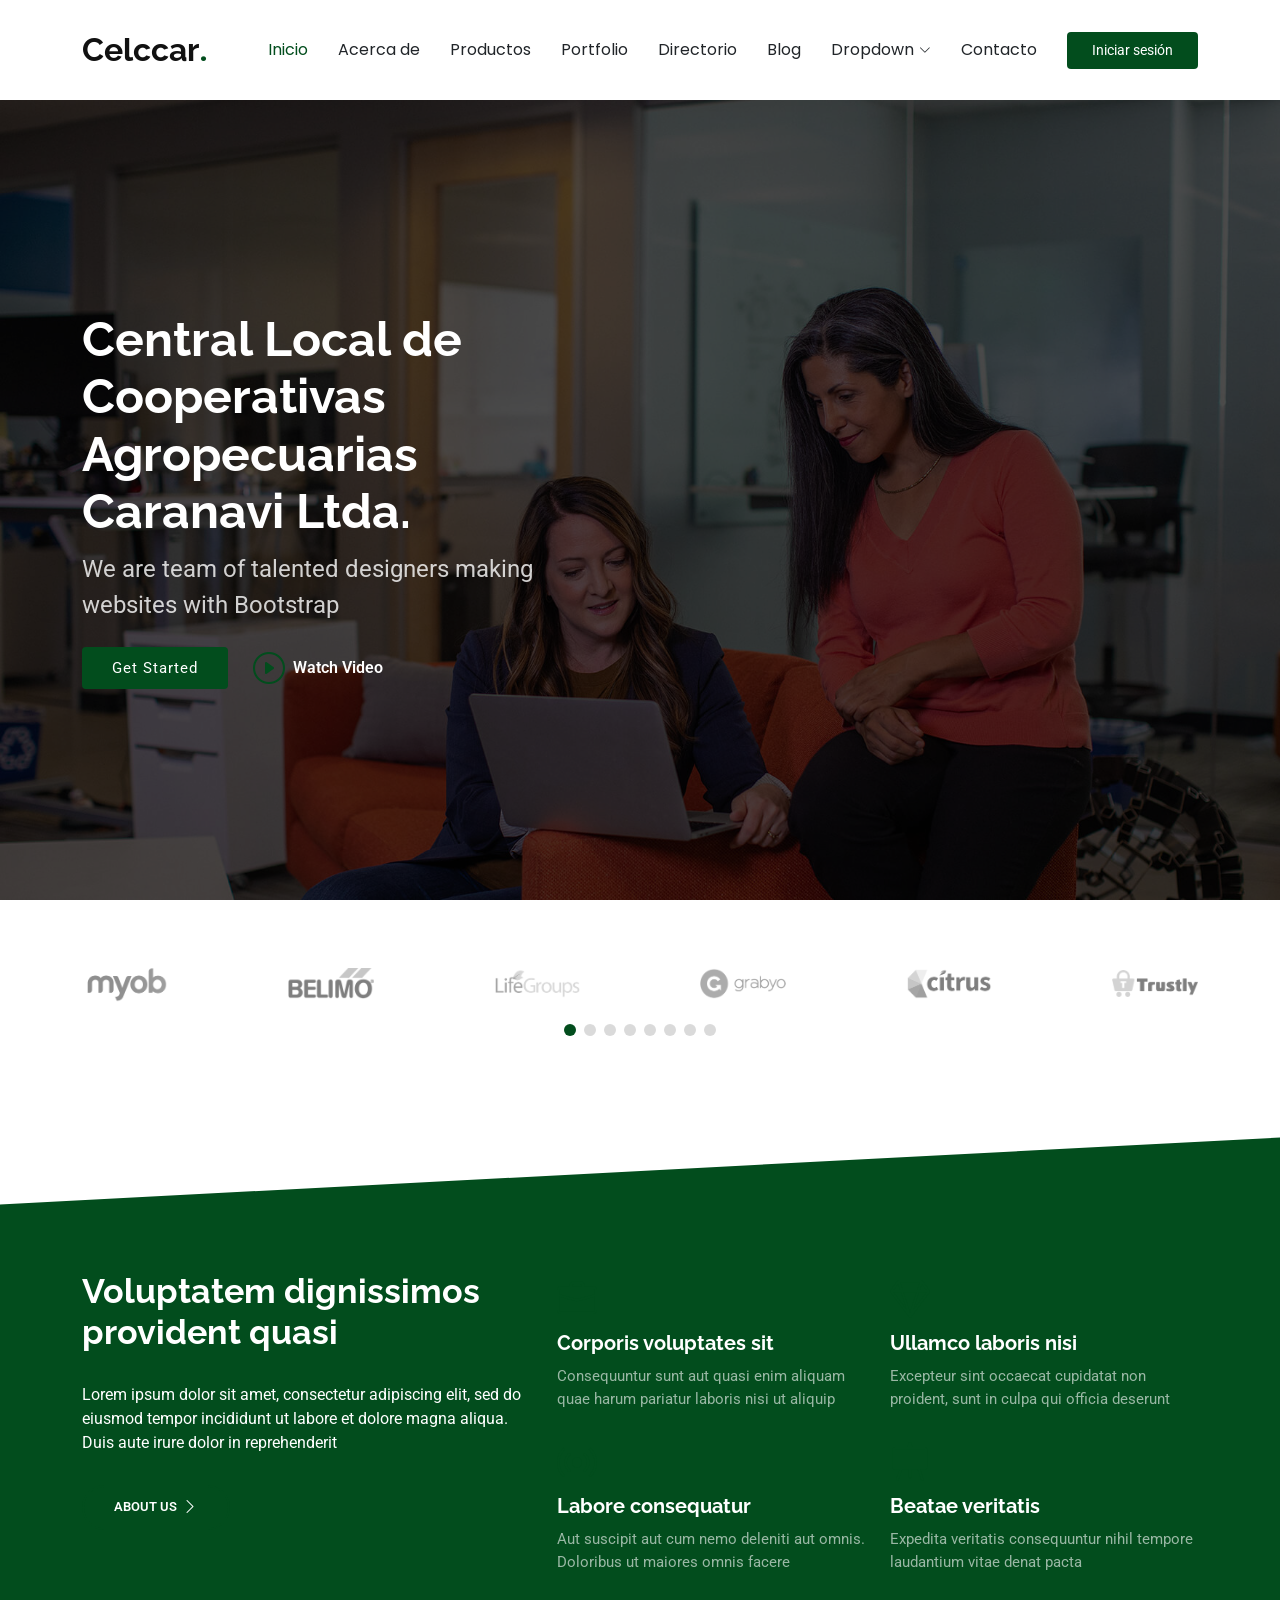
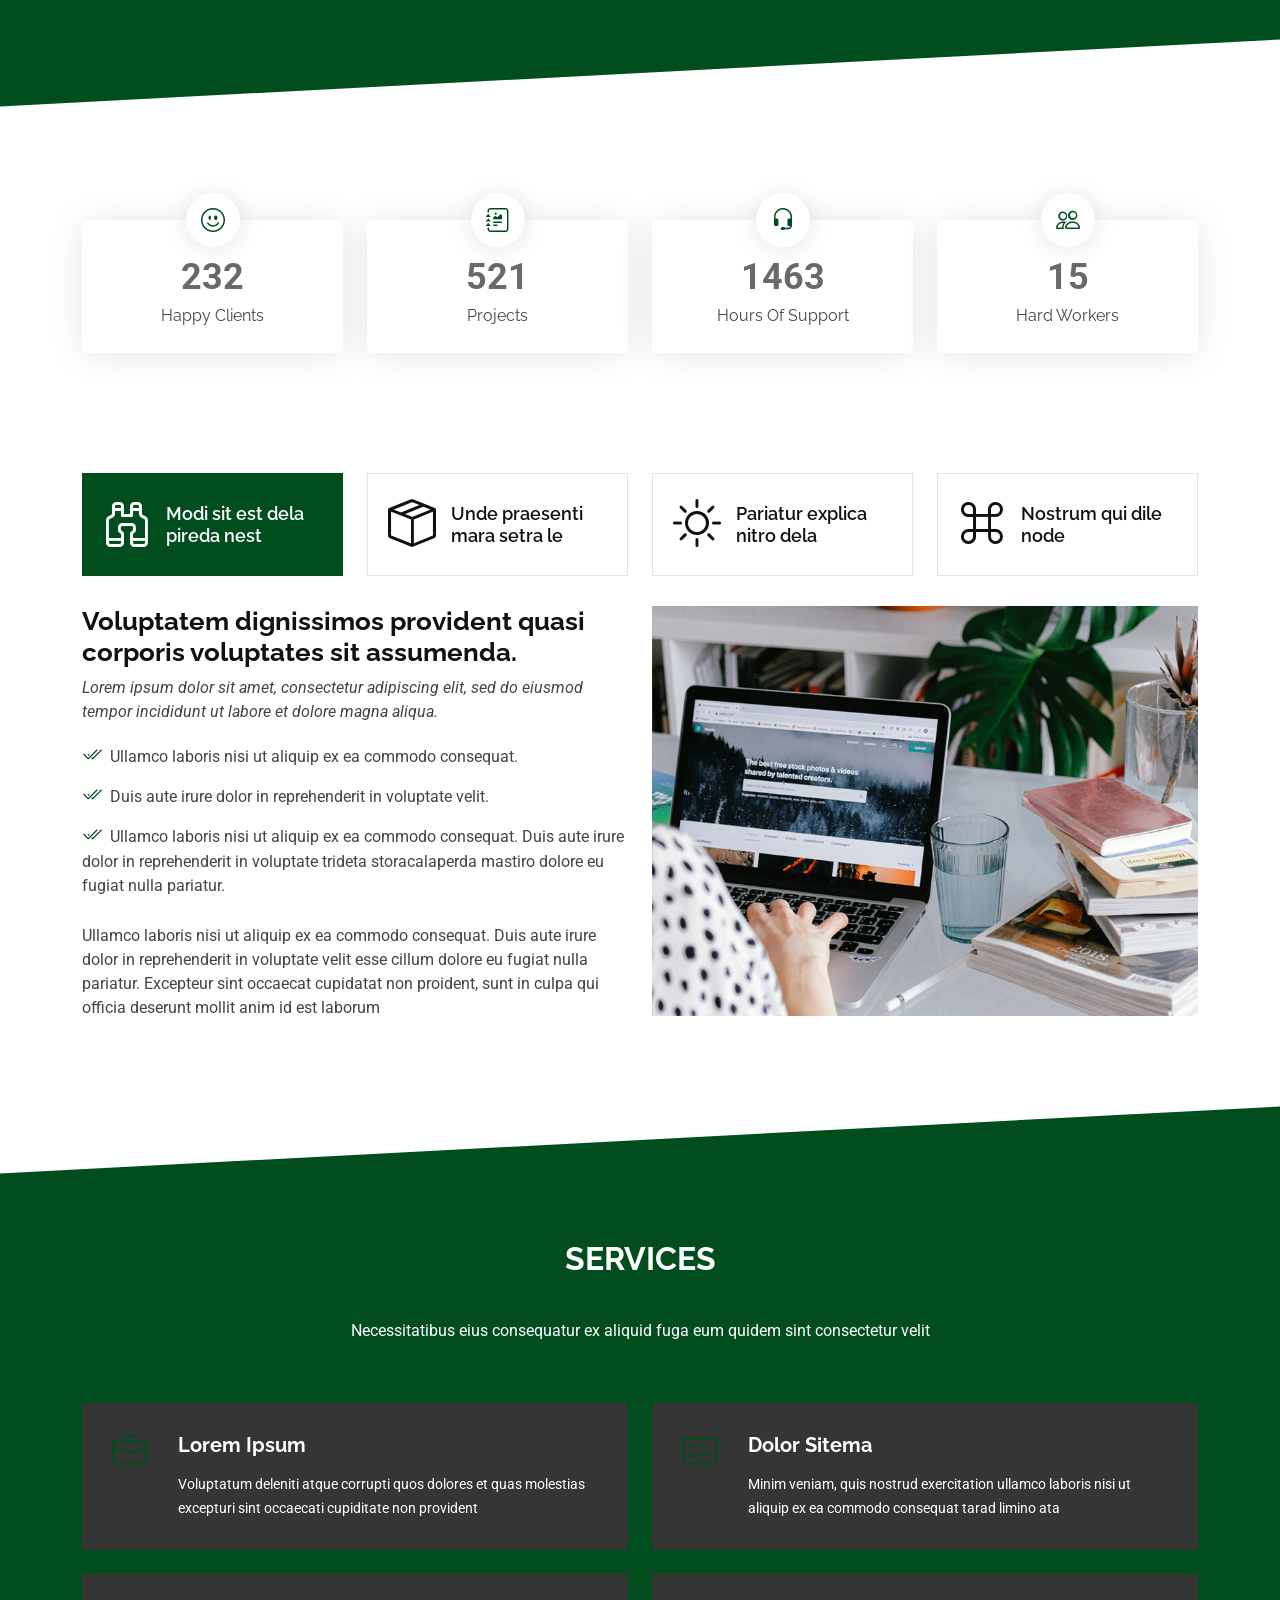
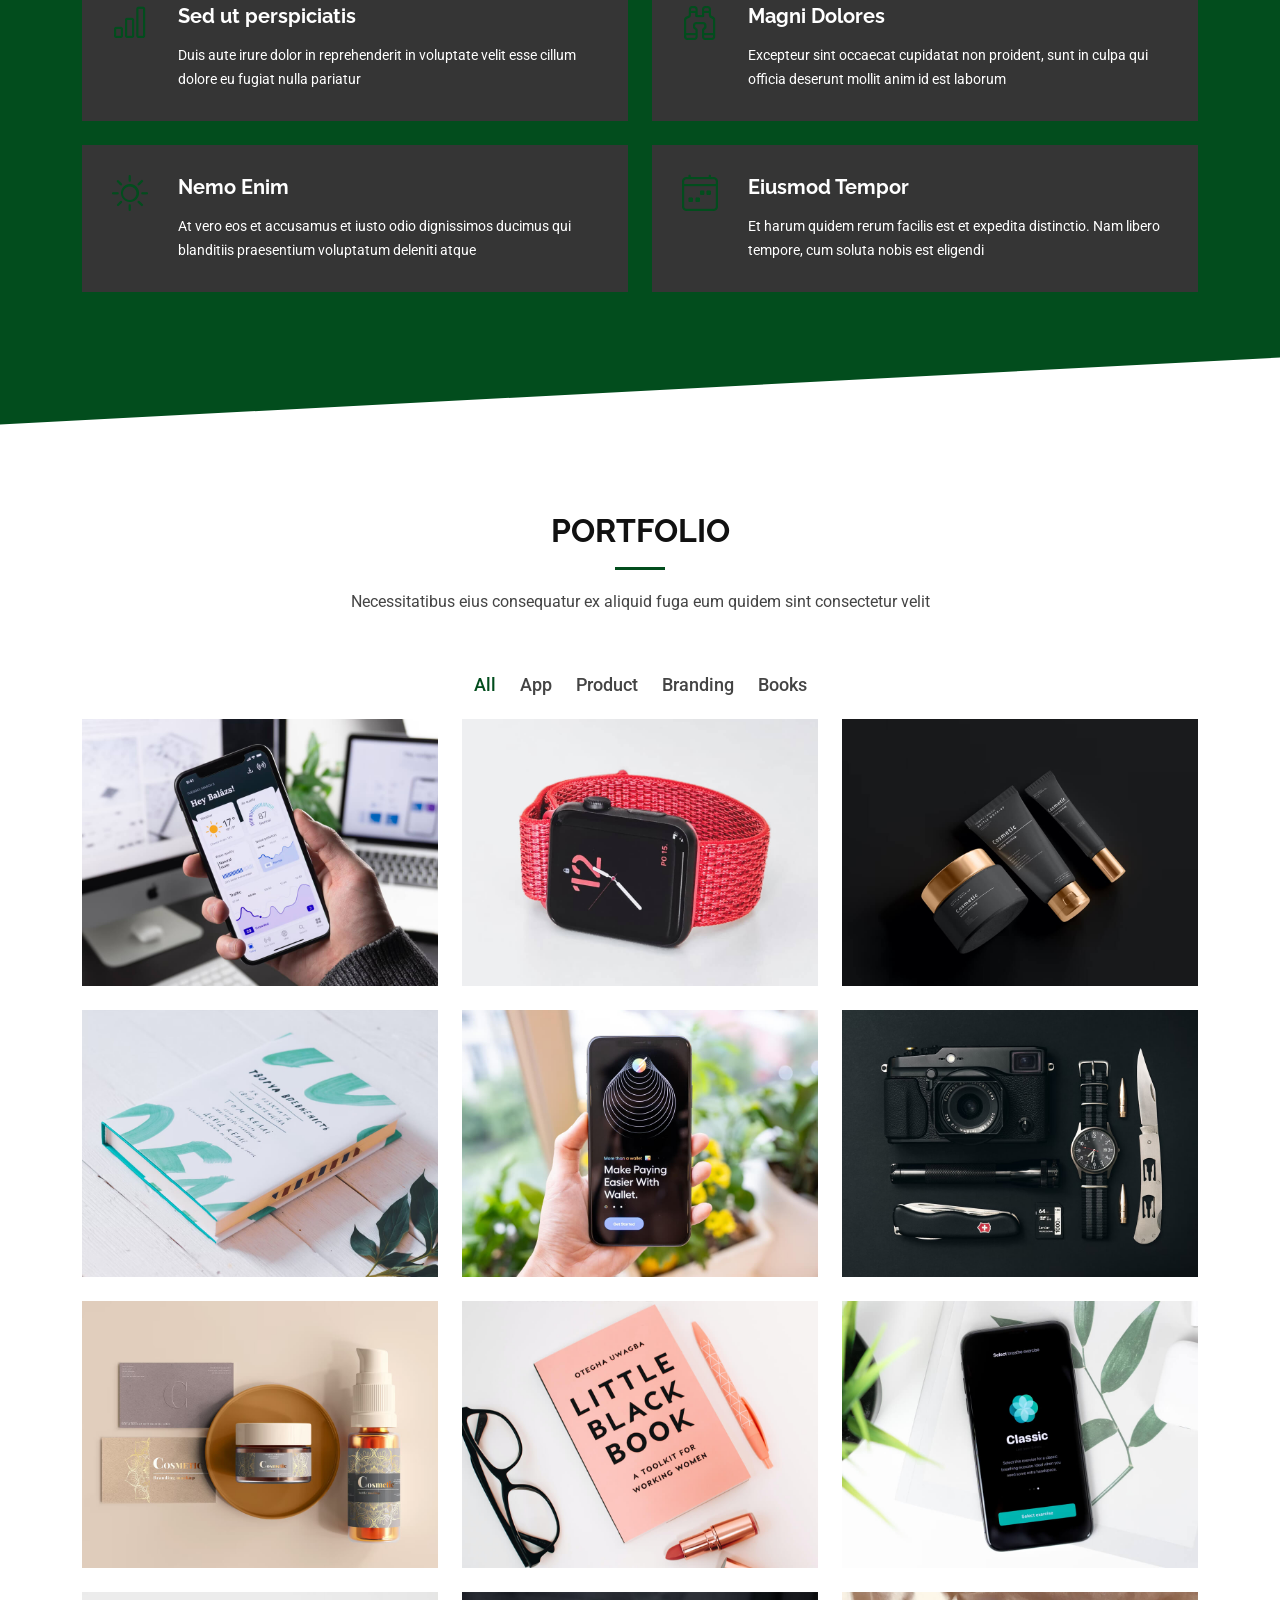
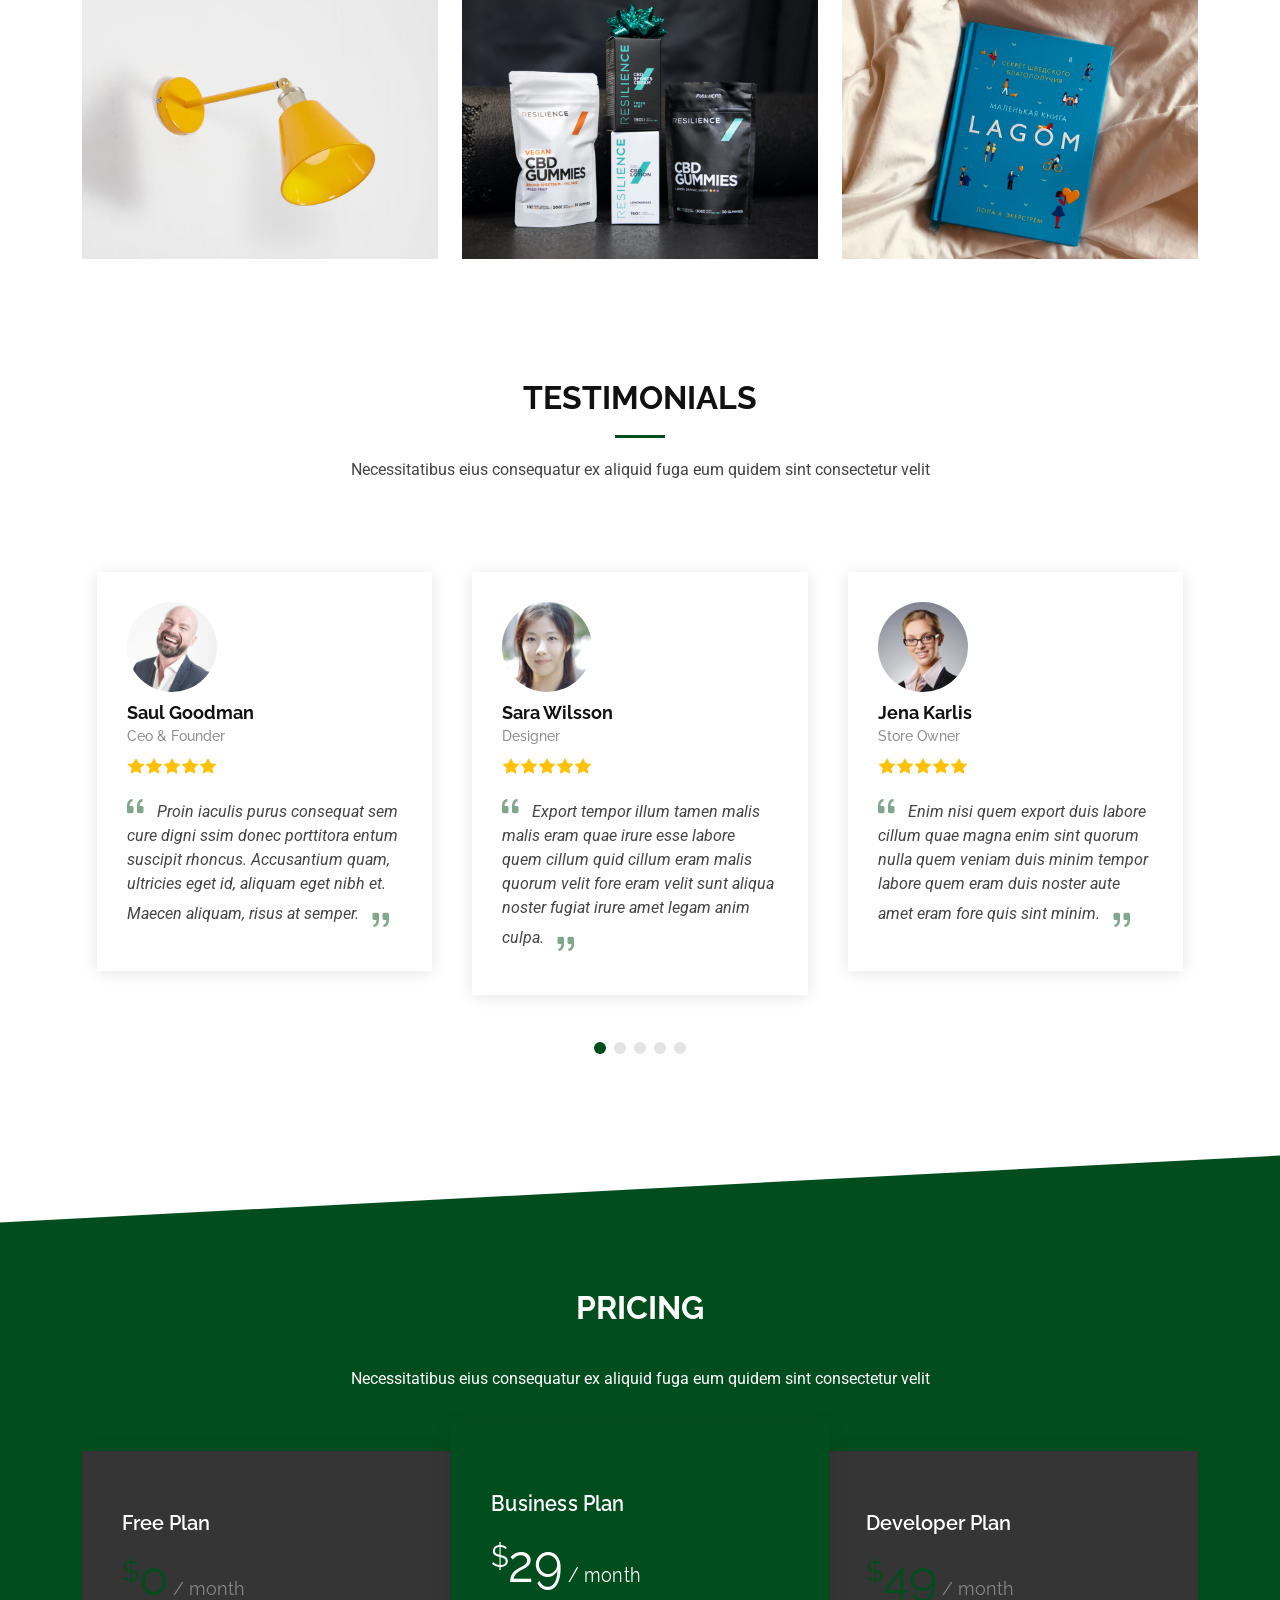
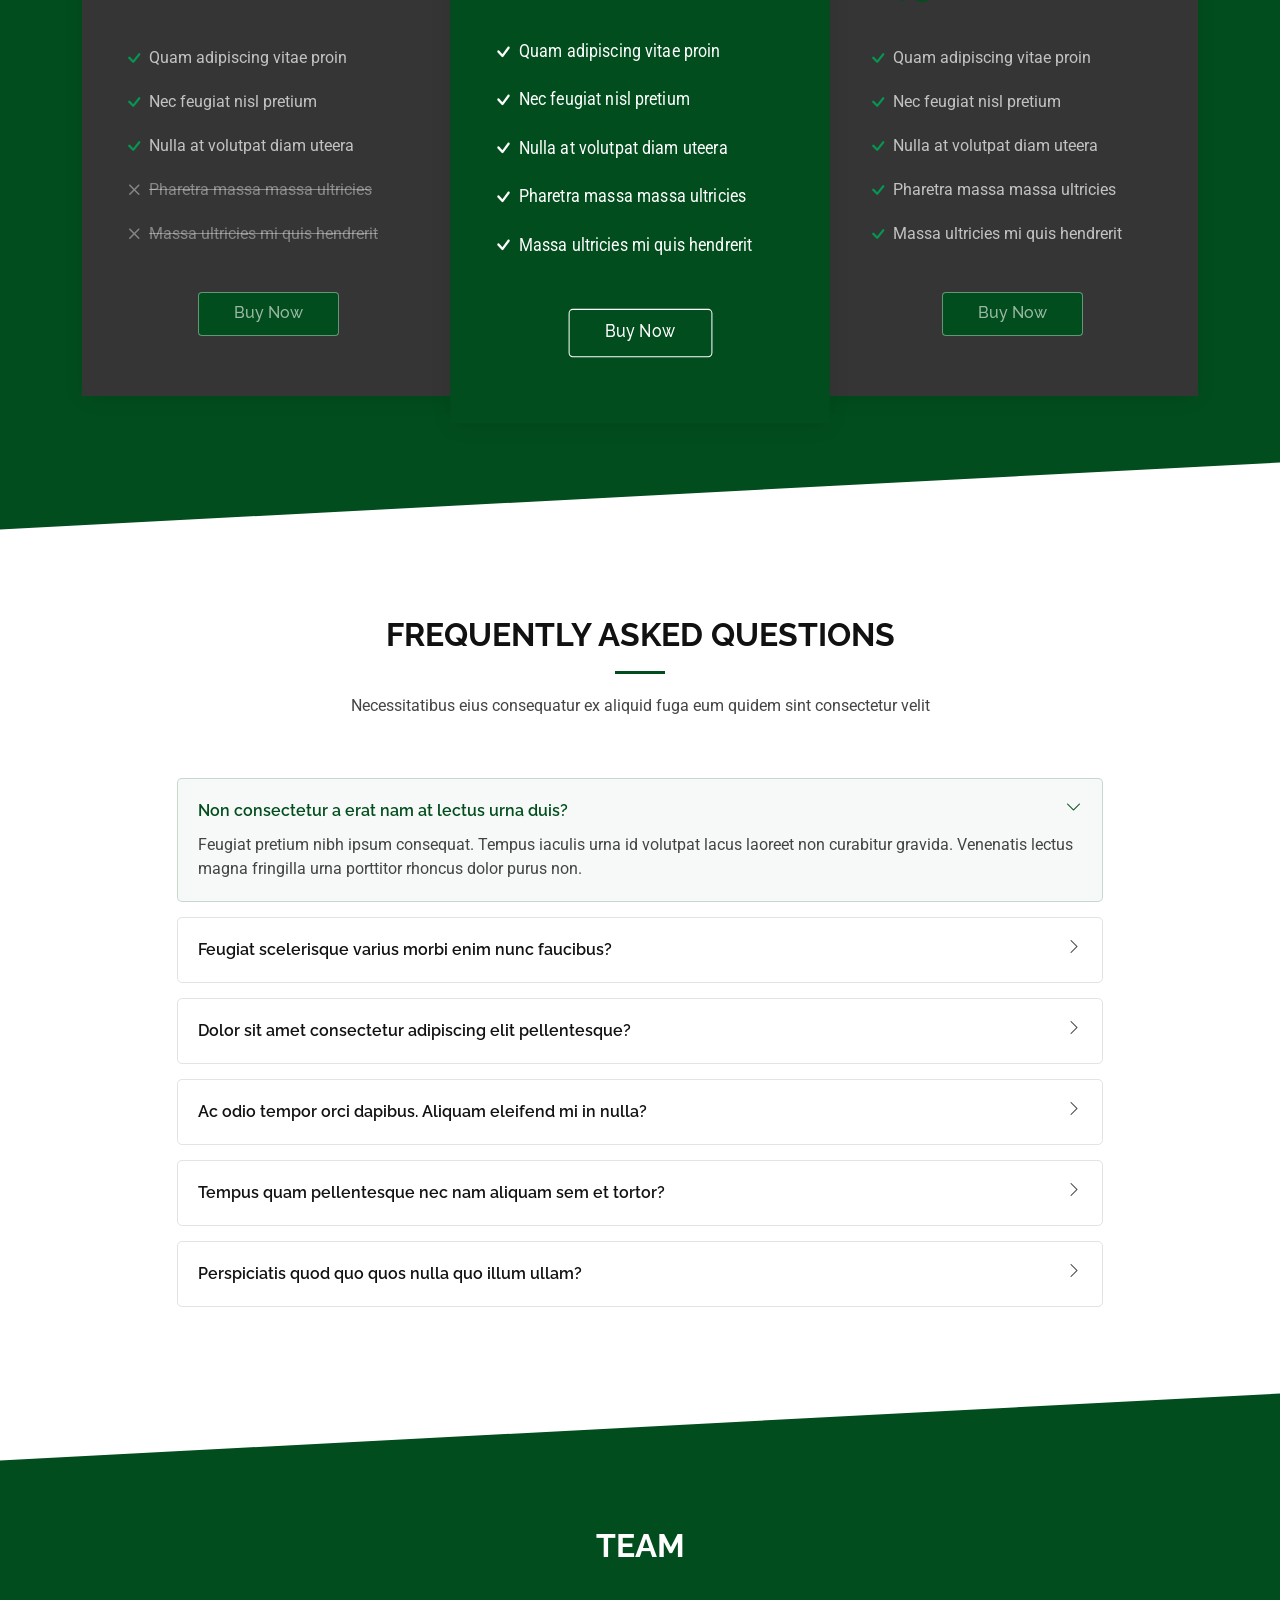
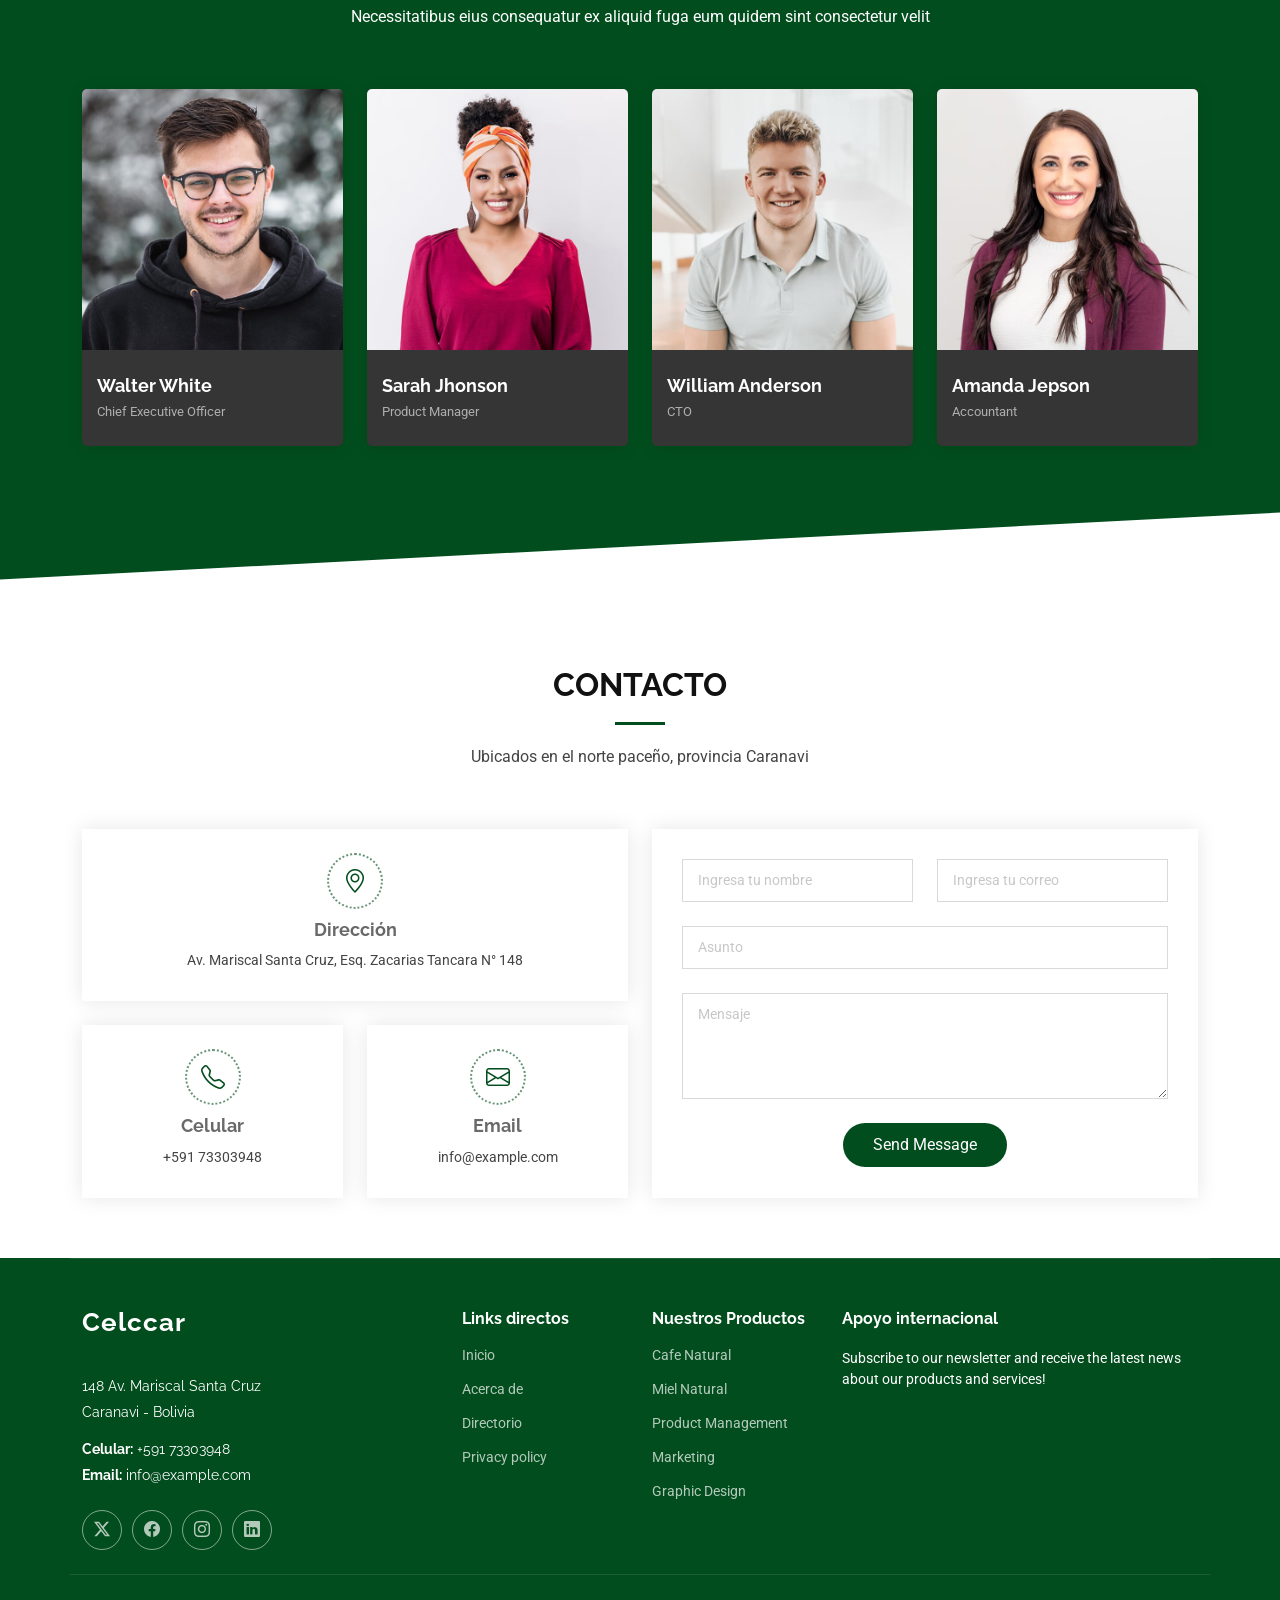
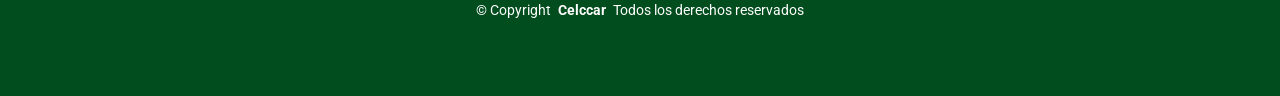
<file: Presento-1.0.0/index.html>
<!DOCTYPE html>
<html lang="en">

<head>
    <meta charset="utf-8">
    <meta content="width=device-width, initial-scale=1.0" name="viewport">
    <title>Celccar - Central de Cooperativas</title>
    <meta name="description" content="">
    <meta name="keywords" content="">

    <!-- Favicons -->
    <link href="assets/img/favicon.png" rel="icon">
    <link href="assets/img/apple-touch-icon.png" rel="apple-touch-icon">

    <!-- Fonts -->
    <link href="https://fonts.googleapis.com" rel="preconnect">
    <link href="https://fonts.gstatic.com" rel="preconnect" crossorigin>
    <link href="https://fonts.googleapis.com/css2?family=Roboto:ital,wght@0,100;0,300;0,400;0,500;0,700;0,900;1,100;1,300;1,400;1,500;1,700;1,900&family=Poppins:ital,wght@0,100;0,200;0,300;0,400;0,500;0,600;0,700;0,800;0,900;1,100;1,200;1,300;1,400;1,500;1,600;1,700;1,800;1,900&family=Raleway:ital,wght@0,100;0,200;0,300;0,400;0,500;0,600;0,700;0,800;0,900;1,100;1,200;1,300;1,400;1,500;1,600;1,700;1,800;1,900&display=swap" rel="stylesheet">

    <!-- Vendor CSS Files -->
    <link href="assets/vendor/bootstrap/css/bootstrap.min.css" rel="stylesheet">
    <link href="assets/vendor/bootstrap-icons/bootstrap-icons.css" rel="stylesheet">
    <link href="assets/vendor/aos/aos.css" rel="stylesheet">
    <link href="assets/vendor/glightbox/css/glightbox.min.css" rel="stylesheet">
    <link href="assets/vendor/swiper/swiper-bundle.min.css" rel="stylesheet">

    <!-- Main CSS File -->
    <link href="assets/css/main.css" rel="stylesheet">

    <!-- =======================================================
    * Template Name: Presento
    * Template URL: https://bootstrapmade.com/presento-bootstrap-corporate-template/
    * Updated: Aug 07 2024 with Bootstrap v5.3.3
    * Author: BootstrapMade.com
    * License: https://bootstrapmade.com/license/
    ======================================================== -->
</head>

<body class="index-page">

<header id="header" class="header d-flex align-items-center sticky-top">
    <div class="container-fluid container-xl position-relative d-flex align-items-center">

        <a href="index.html" class="logo d-flex align-items-center me-auto">
            <!-- Uncomment the line below if you also wish to use an image logo -->
            <!-- <img src="assets/img/logo.png" alt=""> -->
            <h1 class="sitename">Celccar</h1>
            <span>.</span>
        </a>

        <nav id="navmenu" class="navmenu">
            <ul>
                <li><a href="#hero" class="active">Inicio<br></a></li>
                <li><a href="#about">Acerca de</a></li>
                <li><a href="#services">Productos</a></li>
                <li><a href="#portfolio">Portfolio</a></li>
                <li><a href="#team">Directorio</a></li>
                <li><a href="blog.html">Blog</a></li>
                <li class="dropdown"><a href="#"><span>Dropdown</span> <i class="bi bi-chevron-down toggle-dropdown"></i></a>
                    <ul>
                        <li><a href="#">Dropdown 1</a></li>
                        <li class="dropdown"><a href="#"><span>Deep Dropdown</span> <i class="bi bi-chevron-down toggle-dropdown"></i></a>
                            <ul>
                                <li><a href="#">Deep Dropdown 1</a></li>
                                <li><a href="#">Deep Dropdown 2</a></li>
                                <li><a href="#">Deep Dropdown 3</a></li>
                                <li><a href="#">Deep Dropdown 4</a></li>
                                <li><a href="#">Deep Dropdown 5</a></li>
                            </ul>
                        </li>
                        <li><a href="#">Dropdown 2</a></li>
                        <li><a href="#">Dropdown 3</a></li>
                        <li><a href="#">Dropdown 4</a></li>
                    </ul>
                </li>
                <li><a href="#contact">Contacto</a></li>
            </ul>
            <i class="mobile-nav-toggle d-xl-none bi bi-list"></i>
        </nav>

        <a class="btn-getstarted" href="index.html#about">Iniciar sesión</a>

    </div>
</header>

<main class="main">

    <!-- Hero Section -->
    <section id="hero" class="hero section">

        <img src="assets/img/hero-bg.jpg" alt="" data-aos="fade-in">

        <div class="container">
            <div class="row">
                <div class="col-lg-6">
                    <h2 data-aos="fade-up" data-aos-delay="100">Central Local de Cooperativas Agropecuarias Caranavi Ltda.</h2>
                    <p data-aos="fade-up" data-aos-delay="200">We are team of talented designers making websites with Bootstrap</p>
                    <div class="d-flex mt-4" data-aos="fade-up" data-aos-delay="300">
                        <a href="#about" class="btn-get-started">Get Started</a>
                        <a href="https://www.youtube.com/watch?v=Y7f98aduVJ8" class="glightbox btn-watch-video d-flex align-items-center"><i class="bi bi-play-circle"></i><span>Watch Video</span></a>
                    </div>

                </div>
            </div>
        </div>

    </section><!-- /Hero Section -->

    <!-- Clients Section -->
    <section id="clients" class="clients section">

        <div class="container" data-aos="fade-up" data-aos-delay="100">

            <div class="swiper init-swiper">
                <script type="application/json" class="swiper-config">
                    {
                        "loop": true,
                        "speed": 600,
                        "autoplay": {
                            "delay": 5000
                        },
                        "slidesPerView": "auto",
                        "pagination": {
                            "el": ".swiper-pagination",
                            "type": "bullets",
                            "clickable": true
                        },
                        "breakpoints": {
                            "320": {
                                "slidesPerView": 2,
                                "spaceBetween": 40
                            },
                            "480": {
                                "slidesPerView": 3,
                                "spaceBetween": 60
                            },
                            "640": {
                                "slidesPerView": 4,
                                "spaceBetween": 80
                            },
                            "992": {
                                "slidesPerView": 6,
                                "spaceBetween": 120
                            }
                        }
                    }
                </script>
                <div class="swiper-wrapper align-items-center">
                    <div class="swiper-slide"><img src="assets/img/clients/client-1.png" class="img-fluid" alt=""></div>
                    <div class="swiper-slide"><img src="assets/img/clients/client-2.png" class="img-fluid" alt=""></div>
                    <div class="swiper-slide"><img src="assets/img/clients/client-3.png" class="img-fluid" alt=""></div>
                    <div class="swiper-slide"><img src="assets/img/clients/client-4.png" class="img-fluid" alt=""></div>
                    <div class="swiper-slide"><img src="assets/img/clients/client-5.png" class="img-fluid" alt=""></div>
                    <div class="swiper-slide"><img src="assets/img/clients/client-6.png" class="img-fluid" alt=""></div>
                    <div class="swiper-slide"><img src="assets/img/clients/client-7.png" class="img-fluid" alt=""></div>
                    <div class="swiper-slide"><img src="assets/img/clients/client-8.png" class="img-fluid" alt=""></div>
                </div>
                <div class="swiper-pagination"></div>
            </div>

        </div>

    </section><!-- /Clients Section -->

    <!-- About Section -->
    <section id="about" class="about section section-bg dark-background">

        <div class="container position-relative">

            <div class="row gy-5">

                <div class="content col-xl-5 d-flex flex-column" data-aos="fade-up" data-aos-delay="100">
                    <h3>Voluptatem dignissimos provident quasi</h3>
                    <p>
                        Lorem ipsum dolor sit amet, consectetur adipiscing elit, sed do eiusmod tempor incididunt ut labore et dolore magna aliqua. Duis aute irure dolor in reprehenderit
                    </p>
                    <a href="#" class="about-btn align-self-center align-self-xl-start"><span>About us</span> <i class="bi bi-chevron-right"></i></a>
                </div>

                <div class="col-xl-7" data-aos="fade-up" data-aos-delay="200">
                    <div class="row gy-4">

                        <div class="col-md-6 icon-box position-relative">
                            <i class="bi bi-briefcase"></i>
                            <h4><a href="" class="stretched-link">Corporis voluptates sit</a></h4>
                            <p>Consequuntur sunt aut quasi enim aliquam quae harum pariatur laboris nisi ut aliquip</p>
                        </div><!-- Icon-Box -->

                        <div class="col-md-6 icon-box position-relative">
                            <i class="bi bi-gem"></i>
                            <h4><a href="" class="stretched-link">Ullamco laboris nisi</a></h4>
                            <p>Excepteur sint occaecat cupidatat non proident, sunt in culpa qui officia deserunt</p>
                        </div><!-- Icon-Box -->

                        <div class="col-md-6 icon-box position-relative">
                            <i class="bi bi-broadcast"></i>
                            <h4><a href="" class="stretched-link">Labore consequatur</a></h4>
                            <p>Aut suscipit aut cum nemo deleniti aut omnis. Doloribus ut maiores omnis facere</p>
                        </div><!-- Icon-Box -->

                        <div class="col-md-6 icon-box position-relative">
                            <i class="bi bi-easel"></i>
                            <h4><a href="" class="stretched-link">Beatae veritatis</a></h4>
                            <p>Expedita veritatis consequuntur nihil tempore laudantium vitae denat pacta</p>
                        </div><!-- Icon-Box -->

                    </div>
                </div>

            </div>

        </div>

    </section><!-- /About Section -->

    <!-- Stats Section -->
    <section id="stats" class="stats section">

        <div class="container" data-aos="fade-up" data-aos-delay="100">

            <div class="row gy-4">

                <div class="col-lg-3 col-md-6 d-flex flex-column align-items-center">
                    <i class="bi bi-emoji-smile"></i>
                    <div class="stats-item">
                        <span data-purecounter-start="0" data-purecounter-end="232" data-purecounter-duration="1" class="purecounter"></span>
                        <p>Happy Clients</p>
                    </div>
                </div><!-- End Stats Item -->

                <div class="col-lg-3 col-md-6 d-flex flex-column align-items-center">
                    <i class="bi bi-journal-richtext"></i>
                    <div class="stats-item">
                        <span data-purecounter-start="0" data-purecounter-end="521" data-purecounter-duration="1" class="purecounter"></span>
                        <p>Projects</p>
                    </div>
                </div><!-- End Stats Item -->

                <div class="col-lg-3 col-md-6 d-flex flex-column align-items-center">
                    <i class="bi bi-headset"></i>
                    <div class="stats-item">
                        <span data-purecounter-start="0" data-purecounter-end="1463" data-purecounter-duration="1" class="purecounter"></span>
                        <p>Hours Of Support</p>
                    </div>
                </div><!-- End Stats Item -->

                <div class="col-lg-3 col-md-6 d-flex flex-column align-items-center">
                    <i class="bi bi-people"></i>
                    <div class="stats-item">
                        <span data-purecounter-start="0" data-purecounter-end="15" data-purecounter-duration="1" class="purecounter"></span>
                        <p>Hard Workers</p>
                    </div>
                </div><!-- End Stats Item -->

            </div>

        </div>

    </section><!-- /Stats Section -->

    <!-- Tabs Section -->
    <section id="tabs" class="tabs section">

        <div class="container">

            <ul class="nav nav-tabs row  d-flex" data-aos="fade-up" data-aos-delay="100">
                <li class="nav-item col-3">
                    <a class="nav-link active show" data-bs-toggle="tab" data-bs-target="#tabs-tab-1">
                        <i class="bi bi-binoculars"></i>
                        <h4 class="d-none d-lg-block">Modi sit est dela pireda nest</h4>
                    </a>
                </li>
                <li class="nav-item col-3">
                    <a class="nav-link" data-bs-toggle="tab" data-bs-target="#tabs-tab-2">
                        <i class="bi bi-box-seam"></i>
                        <h4 class="d-none d-lg-block">Unde praesenti mara setra le</h4>
                    </a>
                </li>
                <li class="nav-item col-3">
                    <a class="nav-link" data-bs-toggle="tab" data-bs-target="#tabs-tab-3">
                        <i class="bi bi-brightness-high"></i>
                        <h4 class="d-none d-lg-block">Pariatur explica nitro dela</h4>
                    </a>
                </li>
                <li class="nav-item col-3">
                    <a class="nav-link" data-bs-toggle="tab" data-bs-target="#tabs-tab-4">
                        <i class="bi bi-command"></i>
                        <h4 class="d-none d-lg-block">Nostrum qui dile node</h4>
                    </a>
                </li>
            </ul><!-- End Tab Nav -->

            <div class="tab-content" data-aos="fade-up" data-aos-delay="200">

                <div class="tab-pane fade active show" id="tabs-tab-1">
                    <div class="row">
                        <div class="col-lg-6 order-2 order-lg-1 mt-3 mt-lg-0">
                            <h3>Voluptatem dignissimos provident quasi corporis voluptates sit assumenda.</h3>
                            <p class="fst-italic">
                                Lorem ipsum dolor sit amet, consectetur adipiscing elit, sed do eiusmod tempor incididunt ut labore et dolore
                                magna aliqua.
                            </p>
                            <ul>
                                <li><i class="bi bi-check2-all"></i>
                                    <spab>Ullamco laboris nisi ut aliquip ex ea commodo consequat.</spab>
                                </li>
                                <li><i class="bi bi-check2-all"></i> <span>Duis aute irure dolor in reprehenderit in voluptate velit</span>.</li>
                                <li><i class="bi bi-check2-all"></i> <span>Ullamco laboris nisi ut aliquip ex ea commodo consequat. Duis aute irure dolor in reprehenderit in voluptate trideta storacalaperda mastiro dolore eu fugiat nulla pariatur.</span></li>
                            </ul>
                            <p>
                                Ullamco laboris nisi ut aliquip ex ea commodo consequat. Duis aute irure dolor in reprehenderit in voluptate
                                velit esse cillum dolore eu fugiat nulla pariatur. Excepteur sint occaecat cupidatat non proident, sunt in
                                culpa qui officia deserunt mollit anim id est laborum
                            </p>
                        </div>
                        <div class="col-lg-6 order-1 order-lg-2 text-center">
                            <img src="assets/img/working-1.jpg" alt="" class="img-fluid">
                        </div>
                    </div>
                </div><!-- End Tab Content Item -->

                <div class="tab-pane fade" id="tabs-tab-2">
                    <div class="row">
                        <div class="col-lg-6 order-2 order-lg-1 mt-3 mt-lg-0">
                            <h3>Neque exercitationem debitis soluta quos debitis quo mollitia officia est</h3>
                            <p>
                                Ullamco laboris nisi ut aliquip ex ea commodo consequat. Duis aute irure dolor in reprehenderit in voluptate
                                velit esse cillum dolore eu fugiat nulla pariatur. Excepteur sint occaecat cupidatat non proident, sunt in
                                culpa qui officia deserunt mollit anim id est laborum
                            </p>
                            <p class="fst-italic">
                                Lorem ipsum dolor sit amet, consectetur adipiscing elit, sed do eiusmod tempor incididunt ut labore et dolore
                                magna aliqua.
                            </p>
                            <ul>
                                <li><i class="bi bi-check2-all"></i> <span>Ullamco laboris nisi ut aliquip ex ea commodo consequat.</span></li>
                                <li><i class="bi bi-check2-all"></i> <span>Duis aute irure dolor in reprehenderit in voluptate velit.</span></li>
                                <li><i class="bi bi-check2-all"></i> <span>Provident mollitia neque rerum asperiores dolores quos qui a. Ipsum neque dolor voluptate nisi sed.</span></li>
                                <li><i class="bi bi-check2-all"></i> <span>Ullamco laboris nisi ut aliquip ex ea commodo consequat. Duis aute irure dolor in reprehenderit in voluptate trideta storacalaperda mastiro dolore eu fugiat nulla pariatur.</span></li>
                            </ul>
                        </div>
                        <div class="col-lg-6 order-1 order-lg-2 text-center">
                            <img src="assets/img/working-2.jpg" alt="" class="img-fluid">
                        </div>
                    </div>
                </div><!-- End Tab Content Item -->

                <div class="tab-pane fade" id="tabs-tab-3">
                    <div class="row">
                        <div class="col-lg-6 order-2 order-lg-1 mt-3 mt-lg-0">
                            <h3>Voluptatibus commodi ut accusamus ea repudiandae ut autem dolor ut assumenda</h3>
                            <p>
                                Ullamco laboris nisi ut aliquip ex ea commodo consequat. Duis aute irure dolor in reprehenderit in voluptate
                                velit esse cillum dolore eu fugiat nulla pariatur. Excepteur sint occaecat cupidatat non proident, sunt in
                                culpa qui officia deserunt mollit anim id est laborum
                            </p>
                            <ul>
                                <li><i class="bi bi-check2-all"></i> <span>Ullamco laboris nisi ut aliquip ex ea commodo consequat.</span></li>
                                <li><i class="bi bi-check2-all"></i> <span>Duis aute irure dolor in reprehenderit in voluptate velit.</span></li>
                                <li><i class="bi bi-check2-all"></i> <span>Provident mollitia neque rerum asperiores dolores quos qui a. Ipsum neque dolor voluptate nisi sed.</span></li>
                            </ul>
                            <p class="fst-italic">
                                Lorem ipsum dolor sit amet, consectetur adipiscing elit, sed do eiusmod tempor incididunt ut labore et dolore
                                magna aliqua.
                            </p>
                        </div>
                        <div class="col-lg-6 order-1 order-lg-2 text-center">
                            <img src="assets/img/working-3.jpg" alt="" class="img-fluid">
                        </div>
                    </div>
                </div><!-- End Tab Content Item -->

                <div class="tab-pane fade" id="tabs-tab-4">
                    <div class="row">
                        <div class="col-lg-6 order-2 order-lg-1 mt-3 mt-lg-0">
                            <h3>Omnis fugiat ea explicabo sunt dolorum asperiores sequi inventore rerum</h3>
                            <p>
                                Ullamco laboris nisi ut aliquip ex ea commodo consequat. Duis aute irure dolor in reprehenderit in voluptate
                                velit esse cillum dolore eu fugiat nulla pariatur. Excepteur sint occaecat cupidatat non proident, sunt in
                                culpa qui officia deserunt mollit anim id est laborum
                            </p>
                            <p class="fst-italic">
                                Lorem ipsum dolor sit amet, consectetur adipiscing elit, sed do eiusmod tempor incididunt ut labore et dolore
                                magna aliqua.
                            </p>
                            <ul>
                                <li><i class="bi bi-check2-all"></i> <span>Ullamco laboris nisi ut aliquip ex ea commodo consequat.</span></li>
                                <li><i class="bi bi-check2-all"></i> <span>Duis aute irure dolor in reprehenderit in voluptate velit.</span></li>
                                <li><i class="bi bi-check2-all"></i> <span>Ullamco laboris nisi ut aliquip ex ea commodo consequat. Duis aute irure dolor in reprehenderit in voluptate trideta storacalaperda mastiro dolore eu fugiat nulla pariatur.</span></li>
                            </ul>
                        </div>
                        <div class="col-lg-6 order-1 order-lg-2 text-center">
                            <img src="assets/img/working-4.jpg" alt="" class="img-fluid">
                        </div>
                    </div>
                </div><!-- End Tab Content Item -->

            </div>

        </div>

    </section><!-- /Tabs Section -->

    <!-- Services Section -->
    <section id="services" class="services section section-bg dark-background">

        <!-- Section Title -->
        <div class="container section-title" data-aos="fade-up">
            <h2>Services</h2>
            <p>Necessitatibus eius consequatur ex aliquid fuga eum quidem sint consectetur velit</p>
        </div><!-- End Section Title -->

        <div class="container">

            <div class="row gy-4">

                <div class="col-md-6" data-aos="fade-up" data-aos-delay="100">
                    <div class="service-item d-flex position-relative h-100">
                        <i class="bi bi-briefcase icon flex-shrink-0"></i>
                        <div>
                            <h4 class="title"><a href="service-details.html" class="stretched-link">Lorem Ipsum</a></h4>
                            <p class="description">Voluptatum deleniti atque corrupti quos dolores et quas molestias excepturi sint occaecati cupiditate non provident</p>
                        </div>
                    </div>
                </div><!-- End Service Item -->

                <div class="col-md-6" data-aos="fade-up" data-aos-delay="200">
                    <div class="service-item d-flex position-relative h-100">
                        <i class="bi bi-card-checklist icon flex-shrink-0"></i>
                        <div>
                            <h4 class="title"><a href="service-details.html" class="stretched-link">Dolor Sitema</a></h4>
                            <p class="description">Minim veniam, quis nostrud exercitation ullamco laboris nisi ut aliquip ex ea commodo consequat tarad limino ata</p>
                        </div>
                    </div>
                </div><!-- End Service Item -->

                <div class="col-md-6" data-aos="fade-up" data-aos-delay="300">
                    <div class="service-item d-flex position-relative h-100">
                        <i class="bi bi-bar-chart icon flex-shrink-0"></i>
                        <div>
                            <h4 class="title"><a href="service-details.html" class="stretched-link">Sed ut perspiciatis</a></h4>
                            <p class="description">Duis aute irure dolor in reprehenderit in voluptate velit esse cillum dolore eu fugiat nulla pariatur</p>
                        </div>
                    </div>
                </div><!-- End Service Item -->

                <div class="col-md-6" data-aos="fade-up" data-aos-delay="400">
                    <div class="service-item d-flex position-relative h-100">
                        <i class="bi bi-binoculars icon flex-shrink-0"></i>
                        <div>
                            <h4 class="title"><a href="service-details.html" class="stretched-link">Magni Dolores</a></h4>
                            <p class="description">Excepteur sint occaecat cupidatat non proident, sunt in culpa qui officia deserunt mollit anim id est laborum</p>
                        </div>
                    </div>
                </div><!-- End Service Item -->

                <div class="col-md-6" data-aos="fade-up" data-aos-delay="500">
                    <div class="service-item d-flex position-relative h-100">
                        <i class="bi bi-brightness-high icon flex-shrink-0"></i>
                        <div>
                            <h4 class="title"><a href="service-details.html" class="stretched-link">Nemo Enim</a></h4>
                            <p class="description">At vero eos et accusamus et iusto odio dignissimos ducimus qui blanditiis praesentium voluptatum deleniti atque</p>
                        </div>
                    </div>
                </div><!-- End Service Item -->

                <div class="col-md-6" data-aos="fade-up" data-aos-delay="600">
                    <div class="service-item d-flex position-relative h-100">
                        <i class="bi bi-calendar4-week icon flex-shrink-0"></i>
                        <div>
                            <h4 class="title"><a href="service-details.html" class="stretched-link">Eiusmod Tempor</a></h4>
                            <p class="description">Et harum quidem rerum facilis est et expedita distinctio. Nam libero tempore, cum soluta nobis est eligendi</p>
                        </div>
                    </div>
                </div><!-- End Service Item -->

            </div>

        </div>

    </section><!-- /Services Section -->

    <!-- Portfolio Section -->
    <section id="portfolio" class="portfolio section">

        <!-- Section Title -->
        <div class="container section-title" data-aos="fade-up">
            <h2>Portfolio</h2>
            <p>Necessitatibus eius consequatur ex aliquid fuga eum quidem sint consectetur velit</p>
        </div><!-- End Section Title -->

        <div class="container">

            <div class="isotope-layout" data-default-filter="*" data-layout="masonry" data-sort="original-order">

                <ul class="portfolio-filters isotope-filters" data-aos="fade-up" data-aos-delay="100">
                    <li data-filter="*" class="filter-active">All</li>
                    <li data-filter=".filter-app">App</li>
                    <li data-filter=".filter-product">Product</li>
                    <li data-filter=".filter-branding">Branding</li>
                    <li data-filter=".filter-books">Books</li>
                </ul><!-- End Portfolio Filters -->

                <div class="row gy-4 isotope-container" data-aos="fade-up" data-aos-delay="200">

                    <div class="col-lg-4 col-md-6 portfolio-item isotope-item filter-app">
                        <div class="portfolio-content h-100">
                            <img src="assets/img/portfolio/app-1.jpg" class="img-fluid" alt="">
                            <div class="portfolio-info">
                                <h4>App 1</h4>
                                <p>Lorem ipsum, dolor sit amet consectetur</p>
                                <a href="assets/img/portfolio/app-1.jpg" title="App 1" data-gallery="portfolio-gallery-app" class="glightbox preview-link"><i class="bi bi-zoom-in"></i></a>
                                <a href="portfolio-details.html" title="More Details" class="details-link"><i class="bi bi-link-45deg"></i></a>
                            </div>
                        </div>
                    </div><!-- End Portfolio Item -->

                    <div class="col-lg-4 col-md-6 portfolio-item isotope-item filter-product">
                        <div class="portfolio-content h-100">
                            <img src="assets/img/portfolio/product-1.jpg" class="img-fluid" alt="">
                            <div class="portfolio-info">
                                <h4>Product 1</h4>
                                <p>Lorem ipsum, dolor sit amet consectetur</p>
                                <a href="assets/img/portfolio/product-1.jpg" title="Product 1" data-gallery="portfolio-gallery-product" class="glightbox preview-link"><i class="bi bi-zoom-in"></i></a>
                                <a href="portfolio-details.html" title="More Details" class="details-link"><i class="bi bi-link-45deg"></i></a>
                            </div>
                        </div>
                    </div><!-- End Portfolio Item -->

                    <div class="col-lg-4 col-md-6 portfolio-item isotope-item filter-branding">
                        <div class="portfolio-content h-100">
                            <img src="assets/img/portfolio/branding-1.jpg" class="img-fluid" alt="">
                            <div class="portfolio-info">
                                <h4>Branding 1</h4>
                                <p>Lorem ipsum, dolor sit amet consectetur</p>
                                <a href="assets/img/portfolio/branding-1.jpg" title="Branding 1" data-gallery="portfolio-gallery-branding" class="glightbox preview-link"><i class="bi bi-zoom-in"></i></a>
                                <a href="portfolio-details.html" title="More Details" class="details-link"><i class="bi bi-link-45deg"></i></a>
                            </div>
                        </div>
                    </div><!-- End Portfolio Item -->

                    <div class="col-lg-4 col-md-6 portfolio-item isotope-item filter-books">
                        <div class="portfolio-content h-100">
                            <img src="assets/img/portfolio/books-1.jpg" class="img-fluid" alt="">
                            <div class="portfolio-info">
                                <h4>Books 1</h4>
                                <p>Lorem ipsum, dolor sit amet consectetur</p>
                                <a href="assets/img/portfolio/books-1.jpg" title="Branding 1" data-gallery="portfolio-gallery-book" class="glightbox preview-link"><i class="bi bi-zoom-in"></i></a>
                                <a href="portfolio-details.html" title="More Details" class="details-link"><i class="bi bi-link-45deg"></i></a>
                            </div>
                        </div>
                    </div><!-- End Portfolio Item -->

                    <div class="col-lg-4 col-md-6 portfolio-item isotope-item filter-app">
                        <div class="portfolio-content h-100">
                            <img src="assets/img/portfolio/app-2.jpg" class="img-fluid" alt="">
                            <div class="portfolio-info">
                                <h4>App 2</h4>
                                <p>Lorem ipsum, dolor sit amet consectetur</p>
                                <a href="assets/img/portfolio/app-2.jpg" title="App 2" data-gallery="portfolio-gallery-app" class="glightbox preview-link"><i class="bi bi-zoom-in"></i></a>
                                <a href="portfolio-details.html" title="More Details" class="details-link"><i class="bi bi-link-45deg"></i></a>
                            </div>
                        </div>
                    </div><!-- End Portfolio Item -->

                    <div class="col-lg-4 col-md-6 portfolio-item isotope-item filter-product">
                        <div class="portfolio-content h-100">
                            <img src="assets/img/portfolio/product-2.jpg" class="img-fluid" alt="">
                            <div class="portfolio-info">
                                <h4>Product 2</h4>
                                <p>Lorem ipsum, dolor sit amet consectetur</p>
                                <a href="assets/img/portfolio/product-2.jpg" title="Product 2" data-gallery="portfolio-gallery-product" class="glightbox preview-link"><i class="bi bi-zoom-in"></i></a>
                                <a href="portfolio-details.html" title="More Details" class="details-link"><i class="bi bi-link-45deg"></i></a>
                            </div>
                        </div>
                    </div><!-- End Portfolio Item -->

                    <div class="col-lg-4 col-md-6 portfolio-item isotope-item filter-branding">
                        <div class="portfolio-content h-100">
                            <img src="assets/img/portfolio/branding-2.jpg" class="img-fluid" alt="">
                            <div class="portfolio-info">
                                <h4>Branding 2</h4>
                                <p>Lorem ipsum, dolor sit amet consectetur</p>
                                <a href="assets/img/portfolio/branding-2.jpg" title="Branding 2" data-gallery="portfolio-gallery-branding" class="glightbox preview-link"><i class="bi bi-zoom-in"></i></a>
                                <a href="portfolio-details.html" title="More Details" class="details-link"><i class="bi bi-link-45deg"></i></a>
                            </div>
                        </div>
                    </div><!-- End Portfolio Item -->

                    <div class="col-lg-4 col-md-6 portfolio-item isotope-item filter-books">
                        <div class="portfolio-content h-100">
                            <img src="assets/img/portfolio/books-2.jpg" class="img-fluid" alt="">
                            <div class="portfolio-info">
                                <h4>Books 2</h4>
                                <p>Lorem ipsum, dolor sit amet consectetur</p>
                                <a href="assets/img/portfolio/books-2.jpg" title="Branding 2" data-gallery="portfolio-gallery-book" class="glightbox preview-link"><i class="bi bi-zoom-in"></i></a>
                                <a href="portfolio-details.html" title="More Details" class="details-link"><i class="bi bi-link-45deg"></i></a>
                            </div>
                        </div>
                    </div><!-- End Portfolio Item -->

                    <div class="col-lg-4 col-md-6 portfolio-item isotope-item filter-app">
                        <div class="portfolio-content h-100">
                            <img src="assets/img/portfolio/app-3.jpg" class="img-fluid" alt="">
                            <div class="portfolio-info">
                                <h4>App 3</h4>
                                <p>Lorem ipsum, dolor sit amet consectetur</p>
                                <a href="assets/img/portfolio/app-3.jpg" title="App 3" data-gallery="portfolio-gallery-app" class="glightbox preview-link"><i class="bi bi-zoom-in"></i></a>
                                <a href="portfolio-details.html" title="More Details" class="details-link"><i class="bi bi-link-45deg"></i></a>
                            </div>
                        </div>
                    </div><!-- End Portfolio Item -->

                    <div class="col-lg-4 col-md-6 portfolio-item isotope-item filter-product">
                        <div class="portfolio-content h-100">
                            <img src="assets/img/portfolio/product-3.jpg" class="img-fluid" alt="">
                            <div class="portfolio-info">
                                <h4>Product 3</h4>
                                <p>Lorem ipsum, dolor sit amet consectetur</p>
                                <a href="assets/img/portfolio/product-3.jpg" title="Product 3" data-gallery="portfolio-gallery-product" class="glightbox preview-link"><i class="bi bi-zoom-in"></i></a>
                                <a href="portfolio-details.html" title="More Details" class="details-link"><i class="bi bi-link-45deg"></i></a>
                            </div>
                        </div>
                    </div><!-- End Portfolio Item -->

                    <div class="col-lg-4 col-md-6 portfolio-item isotope-item filter-branding">
                        <div class="portfolio-content h-100">
                            <img src="assets/img/portfolio/branding-3.jpg" class="img-fluid" alt="">
                            <div class="portfolio-info">
                                <h4>Branding 3</h4>
                                <p>Lorem ipsum, dolor sit amet consectetur</p>
                                <a href="assets/img/portfolio/branding-3.jpg" title="Branding 2" data-gallery="portfolio-gallery-branding" class="glightbox preview-link"><i class="bi bi-zoom-in"></i></a>
                                <a href="portfolio-details.html" title="More Details" class="details-link"><i class="bi bi-link-45deg"></i></a>
                            </div>
                        </div>
                    </div><!-- End Portfolio Item -->

                    <div class="col-lg-4 col-md-6 portfolio-item isotope-item filter-books">
                        <div class="portfolio-content h-100">
                            <img src="assets/img/portfolio/books-3.jpg" class="img-fluid" alt="">
                            <div class="portfolio-info">
                                <h4>Books 3</h4>
                                <p>Lorem ipsum, dolor sit amet consectetur</p>
                                <a href="assets/img/portfolio/books-3.jpg" title="Branding 3" data-gallery="portfolio-gallery-book" class="glightbox preview-link"><i class="bi bi-zoom-in"></i></a>
                                <a href="portfolio-details.html" title="More Details" class="details-link"><i class="bi bi-link-45deg"></i></a>
                            </div>
                        </div>
                    </div><!-- End Portfolio Item -->

                </div><!-- End Portfolio Container -->

            </div>

        </div>

    </section><!-- /Portfolio Section -->

    <!-- Testimonials Section -->
    <section id="testimonials" class="testimonials section">

        <!-- Section Title -->
        <div class="container section-title" data-aos="fade-up">
            <h2>Testimonials</h2>
            <p>Necessitatibus eius consequatur ex aliquid fuga eum quidem sint consectetur velit</p>
        </div><!-- End Section Title -->

        <div class="container" data-aos="fade-up" data-aos-delay="100">

            <div class="swiper init-swiper">
                <script type="application/json" class="swiper-config">
                    {
                        "loop": true,
                        "speed": 600,
                        "autoplay": {
                            "delay": 5000
                        },
                        "slidesPerView": "auto",
                        "pagination": {
                            "el": ".swiper-pagination",
                            "type": "bullets",
                            "clickable": true
                        },
                        "breakpoints": {
                            "320": {
                                "slidesPerView": 1,
                                "spaceBetween": 40
                            },
                            "1200": {
                                "slidesPerView": 3,
                                "spaceBetween": 10
                            }
                        }
                    }
                </script>
                <div class="swiper-wrapper">

                    <div class="swiper-slide">
                        <div class="testimonial-item">
                            <img src="assets/img/testimonials/testimonials-1.jpg" class="testimonial-img" alt="">
                            <h3>Saul Goodman</h3>
                            <h4>Ceo &amp; Founder</h4>
                            <div class="stars">
                                <i class="bi bi-star-fill"></i><i class="bi bi-star-fill"></i><i class="bi bi-star-fill"></i><i class="bi bi-star-fill"></i><i class="bi bi-star-fill"></i>
                            </div>
                            <p>
                                <i class="bi bi-quote quote-icon-left"></i>
                                <span>Proin iaculis purus consequat sem cure digni ssim donec porttitora entum suscipit rhoncus. Accusantium quam, ultricies eget id, aliquam eget nibh et. Maecen aliquam, risus at semper.</span>
                                <i class="bi bi-quote quote-icon-right"></i>
                            </p>
                        </div>
                    </div><!-- End testimonial item -->

                    <div class="swiper-slide">
                        <div class="testimonial-item">
                            <img src="assets/img/testimonials/testimonials-2.jpg" class="testimonial-img" alt="">
                            <h3>Sara Wilsson</h3>
                            <h4>Designer</h4>
                            <div class="stars">
                                <i class="bi bi-star-fill"></i><i class="bi bi-star-fill"></i><i class="bi bi-star-fill"></i><i class="bi bi-star-fill"></i><i class="bi bi-star-fill"></i>
                            </div>
                            <p>
                                <i class="bi bi-quote quote-icon-left"></i>
                                <span>Export tempor illum tamen malis malis eram quae irure esse labore quem cillum quid cillum eram malis quorum velit fore eram velit sunt aliqua noster fugiat irure amet legam anim culpa.</span>
                                <i class="bi bi-quote quote-icon-right"></i>
                            </p>
                        </div>
                    </div><!-- End testimonial item -->

                    <div class="swiper-slide">
                        <div class="testimonial-item">
                            <img src="assets/img/testimonials/testimonials-3.jpg" class="testimonial-img" alt="">
                            <h3>Jena Karlis</h3>
                            <h4>Store Owner</h4>
                            <div class="stars">
                                <i class="bi bi-star-fill"></i><i class="bi bi-star-fill"></i><i class="bi bi-star-fill"></i><i class="bi bi-star-fill"></i><i class="bi bi-star-fill"></i>
                            </div>
                            <p>
                                <i class="bi bi-quote quote-icon-left"></i>
                                <span>Enim nisi quem export duis labore cillum quae magna enim sint quorum nulla quem veniam duis minim tempor labore quem eram duis noster aute amet eram fore quis sint minim.</span>
                                <i class="bi bi-quote quote-icon-right"></i>
                            </p>
                        </div>
                    </div><!-- End testimonial item -->

                    <div class="swiper-slide">
                        <div class="testimonial-item">
                            <img src="assets/img/testimonials/testimonials-4.jpg" class="testimonial-img" alt="">
                            <h3>Matt Brandon</h3>
                            <h4>Freelancer</h4>
                            <div class="stars">
                                <i class="bi bi-star-fill"></i><i class="bi bi-star-fill"></i><i class="bi bi-star-fill"></i><i class="bi bi-star-fill"></i><i class="bi bi-star-fill"></i>
                            </div>
                            <p>
                                <i class="bi bi-quote quote-icon-left"></i>
                                <span>Fugiat enim eram quae cillum dolore dolor amet nulla culpa multos export minim fugiat minim velit minim dolor enim duis veniam ipsum anim magna sunt elit fore quem dolore labore illum veniam.</span>
                                <i class="bi bi-quote quote-icon-right"></i>
                            </p>
                        </div>
                    </div><!-- End testimonial item -->

                    <div class="swiper-slide">
                        <div class="testimonial-item">
                            <img src="assets/img/testimonials/testimonials-5.jpg" class="testimonial-img" alt="">
                            <h3>John Larson</h3>
                            <h4>Entrepreneur</h4>
                            <div class="stars">
                                <i class="bi bi-star-fill"></i><i class="bi bi-star-fill"></i><i class="bi bi-star-fill"></i><i class="bi bi-star-fill"></i><i class="bi bi-star-fill"></i>
                            </div>
                            <p>
                                <i class="bi bi-quote quote-icon-left"></i>
                                <span>Quis quorum aliqua sint quem legam fore sunt eram irure aliqua veniam tempor noster veniam enim culpa labore duis sunt culpa nulla illum cillum fugiat legam esse veniam culpa fore nisi cillum quid.</span>
                                <i class="bi bi-quote quote-icon-right"></i>
                            </p>
                        </div>
                    </div><!-- End testimonial item -->

                </div>
                <div class="swiper-pagination"></div>
            </div>

        </div>

    </section><!-- /Testimonials Section -->

    <!-- Pricing Section -->
    <section id="pricing" class="pricing section section-bg dark-background">

        <!-- Section Title -->
        <div class="container section-title" data-aos="fade-up">
            <h2>Pricing</h2>
            <p>Necessitatibus eius consequatur ex aliquid fuga eum quidem sint consectetur velit</p>
        </div><!-- End Section Title -->

        <div class="container">

            <div class="row g-4 g-lg-0">

                <div class="col-lg-4" data-aos="zoom-in" data-aos-delay="100">
                    <div class="pricing-item">
                        <h3>Free Plan</h3>
                        <h4><sup>$</sup>0<span> / month</span></h4>
                        <ul>
                            <li><i class="bi bi-check"></i> <span>Quam adipiscing vitae proin</span></li>
                            <li><i class="bi bi-check"></i> <span>Nec feugiat nisl pretium</span></li>
                            <li><i class="bi bi-check"></i> <span>Nulla at volutpat diam uteera</span></li>
                            <li class="na"><i class="bi bi-x"></i> <span>Pharetra massa massa ultricies</span></li>
                            <li class="na"><i class="bi bi-x"></i> <span>Massa ultricies mi quis hendrerit</span></li>
                        </ul>
                        <div class="text-center"><a href="#" class="buy-btn">Buy Now</a></div>
                    </div>
                </div><!-- End Pricing Item -->

                <div class="col-lg-4 featured" data-aos="zoom-in" data-aos-delay="200">
                    <div class="pricing-item">
                        <h3>Business Plan</h3>
                        <h4><sup>$</sup>29<span> / month</span></h4>
                        <ul>
                            <li><i class="bi bi-check"></i> <span>Quam adipiscing vitae proin</span></li>
                            <li><i class="bi bi-check"></i> <span>Nec feugiat nisl pretium</span></li>
                            <li><i class="bi bi-check"></i> <span>Nulla at volutpat diam uteera</span></li>
                            <li><i class="bi bi-check"></i> <span>Pharetra massa massa ultricies</span></li>
                            <li><i class="bi bi-check"></i> <span>Massa ultricies mi quis hendrerit</span></li>
                        </ul>
                        <div class="text-center"><a href="#" class="buy-btn">Buy Now</a></div>
                    </div>
                </div><!-- End Pricing Item -->

                <div class="col-lg-4" data-aos="zoom-in" data-aos-delay="100">
                    <div class="pricing-item">
                        <h3>Developer Plan</h3>
                        <h4><sup>$</sup>49<span> / month</span></h4>
                        <ul>
                            <li><i class="bi bi-check"></i> <span>Quam adipiscing vitae proin</span></li>
                            <li><i class="bi bi-check"></i> <span>Nec feugiat nisl pretium</span></li>
                            <li><i class="bi bi-check"></i> <span>Nulla at volutpat diam uteera</span></li>
                            <li><i class="bi bi-check"></i> <span>Pharetra massa massa ultricies</span></li>
                            <li><i class="bi bi-check"></i> <span>Massa ultricies mi quis hendrerit</span></li>
                        </ul>
                        <div class="text-center"><a href="#" class="buy-btn">Buy Now</a></div>
                    </div>
                </div><!-- End Pricing Item -->

            </div>

        </div>

    </section><!-- /Pricing Section -->

    <!-- Faq Section -->
    <section id="faq" class="faq section">

        <!-- Section Title -->
        <div class="container section-title" data-aos="fade-up">
            <h2>Frequently Asked Questions</h2>
            <p>Necessitatibus eius consequatur ex aliquid fuga eum quidem sint consectetur velit</p>
        </div><!-- End Section Title -->

        <div class="container">

            <div class="row justify-content-center">

                <div class="col-lg-10" data-aos="fade-up" data-aos-delay="100">

                    <div class="faq-container">

                        <div class="faq-item faq-active">
                            <h3>Non consectetur a erat nam at lectus urna duis?</h3>
                            <div class="faq-content">
                                <p>Feugiat pretium nibh ipsum consequat. Tempus iaculis urna id volutpat lacus laoreet non curabitur gravida. Venenatis lectus magna fringilla urna porttitor rhoncus dolor purus non.</p>
                            </div>
                            <i class="faq-toggle bi bi-chevron-right"></i>
                        </div><!-- End Faq item-->

                        <div class="faq-item">
                            <h3>Feugiat scelerisque varius morbi enim nunc faucibus?</h3>
                            <div class="faq-content">
                                <p>Dolor sit amet consectetur adipiscing elit pellentesque habitant morbi. Id interdum velit laoreet id donec ultrices. Fringilla phasellus faucibus scelerisque eleifend donec pretium. Est pellentesque elit ullamcorper dignissim. Mauris ultrices eros in cursus turpis massa tincidunt dui.</p>
                            </div>
                            <i class="faq-toggle bi bi-chevron-right"></i>
                        </div><!-- End Faq item-->

                        <div class="faq-item">
                            <h3>Dolor sit amet consectetur adipiscing elit pellentesque?</h3>
                            <div class="faq-content">
                                <p>Eleifend mi in nulla posuere sollicitudin aliquam ultrices sagittis orci. Faucibus pulvinar elementum integer enim. Sem nulla pharetra diam sit amet nisl suscipit. Rutrum tellus pellentesque eu tincidunt. Lectus urna duis convallis convallis tellus. Urna molestie at elementum eu facilisis sed odio morbi quis</p>
                            </div>
                            <i class="faq-toggle bi bi-chevron-right"></i>
                        </div><!-- End Faq item-->

                        <div class="faq-item">
                            <h3>Ac odio tempor orci dapibus. Aliquam eleifend mi in nulla?</h3>
                            <div class="faq-content">
                                <p>Dolor sit amet consectetur adipiscing elit pellentesque habitant morbi. Id interdum velit laoreet id donec ultrices. Fringilla phasellus faucibus scelerisque eleifend donec pretium. Est pellentesque elit ullamcorper dignissim. Mauris ultrices eros in cursus turpis massa tincidunt dui.</p>
                            </div>
                            <i class="faq-toggle bi bi-chevron-right"></i>
                        </div><!-- End Faq item-->

                        <div class="faq-item">
                            <h3>Tempus quam pellentesque nec nam aliquam sem et tortor?</h3>
                            <div class="faq-content">
                                <p>Molestie a iaculis at erat pellentesque adipiscing commodo. Dignissim suspendisse in est ante in. Nunc vel risus commodo viverra maecenas accumsan. Sit amet nisl suscipit adipiscing bibendum est. Purus gravida quis blandit turpis cursus in</p>
                            </div>
                            <i class="faq-toggle bi bi-chevron-right"></i>
                        </div><!-- End Faq item-->

                        <div class="faq-item">
                            <h3>Perspiciatis quod quo quos nulla quo illum ullam?</h3>
                            <div class="faq-content">
                                <p>Enim ea facilis quaerat voluptas quidem et dolorem. Quis et consequatur non sed in suscipit sequi. Distinctio ipsam dolore et.</p>
                            </div>
                            <i class="faq-toggle bi bi-chevron-right"></i>
                        </div><!-- End Faq item-->

                    </div>

                </div><!-- End Faq Column-->

            </div>

        </div>

    </section><!-- /Faq Section -->

    <!-- Team Section -->
    <section id="team" class="team section section-bg dark-background">

        <!-- Section Title -->
        <div class="container section-title" data-aos="fade-up">
            <h2>Team</h2>
            <p>Necessitatibus eius consequatur ex aliquid fuga eum quidem sint consectetur velit</p>
        </div><!-- End Section Title -->

        <div class="container">

            <div class="row gy-4">

                <div class="col-lg-3 col-md-6 d-flex align-items-stretch" data-aos="fade-up" data-aos-delay="100">
                    <div class="team-member">
                        <div class="member-img">
                            <img src="assets/img/team/team-1.jpg" class="img-fluid" alt="">
                            <div class="social">
                                <a href=""><i class="bi bi-twitter-x"></i></a>
                                <a href=""><i class="bi bi-facebook"></i></a>
                                <a href=""><i class="bi bi-instagram"></i></a>
                                <a href=""><i class="bi bi-linkedin"></i></a>
                            </div>
                        </div>
                        <div class="member-info">
                            <h4>Walter White</h4>
                            <span>Chief Executive Officer</span>
                        </div>
                    </div>
                </div><!-- End Team Member -->

                <div class="col-lg-3 col-md-6 d-flex align-items-stretch" data-aos="fade-up" data-aos-delay="200">
                    <div class="team-member">
                        <div class="member-img">
                            <img src="assets/img/team/team-2.jpg" class="img-fluid" alt="">
                            <div class="social">
                                <a href=""><i class="bi bi-twitter-x"></i></a>
                                <a href=""><i class="bi bi-facebook"></i></a>
                                <a href=""><i class="bi bi-instagram"></i></a>
                                <a href=""><i class="bi bi-linkedin"></i></a>
                            </div>
                        </div>
                        <div class="member-info">
                            <h4>Sarah Jhonson</h4>
                            <span>Product Manager</span>
                        </div>
                    </div>
                </div><!-- End Team Member -->

                <div class="col-lg-3 col-md-6 d-flex align-items-stretch" data-aos="fade-up" data-aos-delay="300">
                    <div class="team-member">
                        <div class="member-img">
                            <img src="assets/img/team/team-3.jpg" class="img-fluid" alt="">
                            <div class="social">
                                <a href=""><i class="bi bi-twitter-x"></i></a>
                                <a href=""><i class="bi bi-facebook"></i></a>
                                <a href=""><i class="bi bi-instagram"></i></a>
                                <a href=""><i class="bi bi-linkedin"></i></a>
                            </div>
                        </div>
                        <div class="member-info">
                            <h4>William Anderson</h4>
                            <span>CTO</span>
                        </div>
                    </div>
                </div><!-- End Team Member -->

                <div class="col-lg-3 col-md-6 d-flex align-items-stretch" data-aos="fade-up" data-aos-delay="400">
                    <div class="team-member">
                        <div class="member-img">
                            <img src="assets/img/team/team-4.jpg" class="img-fluid" alt="">
                            <div class="social">
                                <a href=""><i class="bi bi-twitter-x"></i></a>
                                <a href=""><i class="bi bi-facebook"></i></a>
                                <a href=""><i class="bi bi-instagram"></i></a>
                                <a href=""><i class="bi bi-linkedin"></i></a>
                            </div>
                        </div>
                        <div class="member-info">
                            <h4>Amanda Jepson</h4>
                            <span>Accountant</span>
                        </div>
                    </div>
                </div><!-- End Team Member -->

            </div>

        </div>

    </section><!-- /Team Section -->

    <!-- Contact Section -->
    <section id="contact" class="contact section">

        <!-- Section Title -->
        <div class="container section-title" data-aos="fade-up">
            <h2>Contacto</h2>
            <p>Ubicados en el norte paceño, provincia Caranavi</p>
        </div><!-- End Section Title -->

        <div class="container" data-aos="fade-up" data-aos-delay="100">

            <div class="row gy-4">
                <div class="col-lg-6 ">
                    <div class="row gy-4">

                        <div class="col-lg-12">
                            <div class="info-item d-flex flex-column justify-content-center align-items-center" data-aos="fade-up" data-aos-delay="200">
                                <i class="bi bi-geo-alt"></i>
                                <h3>Dirección</h3>
                                <p>Av. Mariscal Santa Cruz, Esq. Zacarias Tancara N° 148</p>
                            </div>
                        </div><!-- End Info Item -->

                        <div class="col-md-6">
                            <div class="info-item d-flex flex-column justify-content-center align-items-center" data-aos="fade-up" data-aos-delay="300">
                                <i class="bi bi-telephone"></i>
                                <h3>Celular</h3>
                                <p>+591 73303948</p>
                            </div>
                        </div><!-- End Info Item -->

                        <div class="col-md-6">
                            <div class="info-item d-flex flex-column justify-content-center align-items-center" data-aos="fade-up" data-aos-delay="400">
                                <i class="bi bi-envelope"></i>
                                <h3>Email</h3>
                                <p>info@example.com</p>
                            </div>
                        </div><!-- End Info Item -->

                    </div>
                </div>

                <div class="col-lg-6">
                    <form action="forms/contact.php" method="post" class="php-email-form" data-aos="fade-up" data-aos-delay="500">
                        <div class="row gy-4">

                            <div class="col-md-6">
                                <input type="text" name="name" class="form-control" placeholder="Ingresa tu nombre" required="">
                            </div>

                            <div class="col-md-6 ">
                                <input type="email" class="form-control" name="email" placeholder="Ingresa tu correo" required="">
                            </div>

                            <div class="col-md-12">
                                <input type="text" class="form-control" name="subject" placeholder="Asunto" required="">
                            </div>

                            <div class="col-md-12">
                                <textarea class="form-control" name="message" rows="4" placeholder="Mensaje" required=""></textarea>
                            </div>

                            <div class="col-md-12 text-center">
                                <div class="loading">Loading</div>
                                <div class="error-message"></div>
                                <div class="sent-message">Your message has been sent. Thank you!</div>

                                <button type="submit">Send Message</button>
                            </div>

                        </div>
                    </form>
                </div><!-- End Contact Form -->

            </div>

        </div>

    </section><!-- /Contact Section -->

</main>

<footer id="footer" class="footer dark-background">

    <div class="container footer-top">
        <div class="row gy-4">
            <div class="col-lg-4 col-md-6 footer-about">
                <a href="index.html" class="logo d-flex align-items-center">
                    <span class="sitename">Celccar</span>
                </a>
                <div class="footer-contact pt-3">
                    <p>148 Av. Mariscal Santa Cruz</p>
                    <p>Caranavi - Bolivia</p>
                    <p class="mt-3"><strong>Celular:</strong> <span>+591 73303948</span></p>
                    <p><strong>Email:</strong> <span>info@example.com</span></p>
                </div>
                <div class="social-links d-flex mt-4">
                    <a href=""><i class="bi bi-twitter-x"></i></a>
                    <a href=""><i class="bi bi-facebook"></i></a>
                    <a href=""><i class="bi bi-instagram"></i></a>
                    <a href=""><i class="bi bi-linkedin"></i></a>
                </div>
            </div>

            <div class="col-lg-2 col-md-3 footer-links">
                <h4>Links directos</h4>
                <ul>
                    <li><a href="#">Inicio</a></li>
                    <li><a href="#">Acerca de</a></li>
                    <li><a href="#">Directorio</a></li>
                    <!--<li><a href="#">Terms of service</a></li>-->
                    <li><a href="#">Privacy policy</a></li>
                </ul>
            </div>

            <div class="col-lg-2 col-md-3 footer-links">
                <h4>Nuestros Productos</h4>
                <ul>
                    <li><a href="#">Cafe Natural</a></li>
                    <li><a href="#">Miel Natural</a></li>
                    <li><a href="#">Product Management</a></li>
                    <li><a href="#">Marketing</a></li>
                    <li><a href="#">Graphic Design</a></li>
                </ul>
            </div>

            <div class="col-lg-4 col-md-12 footer-newsletter">
                <h4>Apoyo internacional</h4>
                <p>Subscribe to our newsletter and receive the latest news about our products and services!</p>
                <!--<form action="forms/newsletter.php" method="post" class="php-email-form">
                    <div class="newsletter-form"><input type="email" name="email"><input type="submit" value="Subscribe"></div>
                    <div class="loading">Loading</div>
                    <div class="error-message"></div>
                    <div class="sent-message">Your subscription request has been sent. Thank you!</div>
                </form>-->
            </div>

        </div>
    </div>

    <div class="container copyright text-center mt-4">
        <p>© <span>Copyright</span>
            <strong class="px-1 sitename">Celccar</strong>
            <span>Todos los derechos reservados</span>
        </p>
    </div>
</footer>

<!-- Scroll Top -->
<a href="#" id="scroll-top" class="scroll-top d-flex align-items-center justify-content-center"><i class="bi bi-arrow-up-short"></i></a>

<!-- Vendor JS Files -->
<script src="assets/vendor/bootstrap/js/bootstrap.bundle.min.js"></script>
<script src="assets/vendor/php-email-form/validate.js"></script>
<script src="assets/vendor/aos/aos.js"></script>
<script src="assets/vendor/glightbox/js/glightbox.min.js"></script>
<script src="assets/vendor/swiper/swiper-bundle.min.js"></script>
<script src="assets/vendor/purecounter/purecounter_vanilla.js"></script>
<script src="assets/vendor/imagesloaded/imagesloaded.pkgd.min.js"></script>
<script src="assets/vendor/isotope-layout/isotope.pkgd.min.js"></script>

<!-- Main JS File -->
<script src="assets/js/main.js"></script>

</body>

</html>
</file>
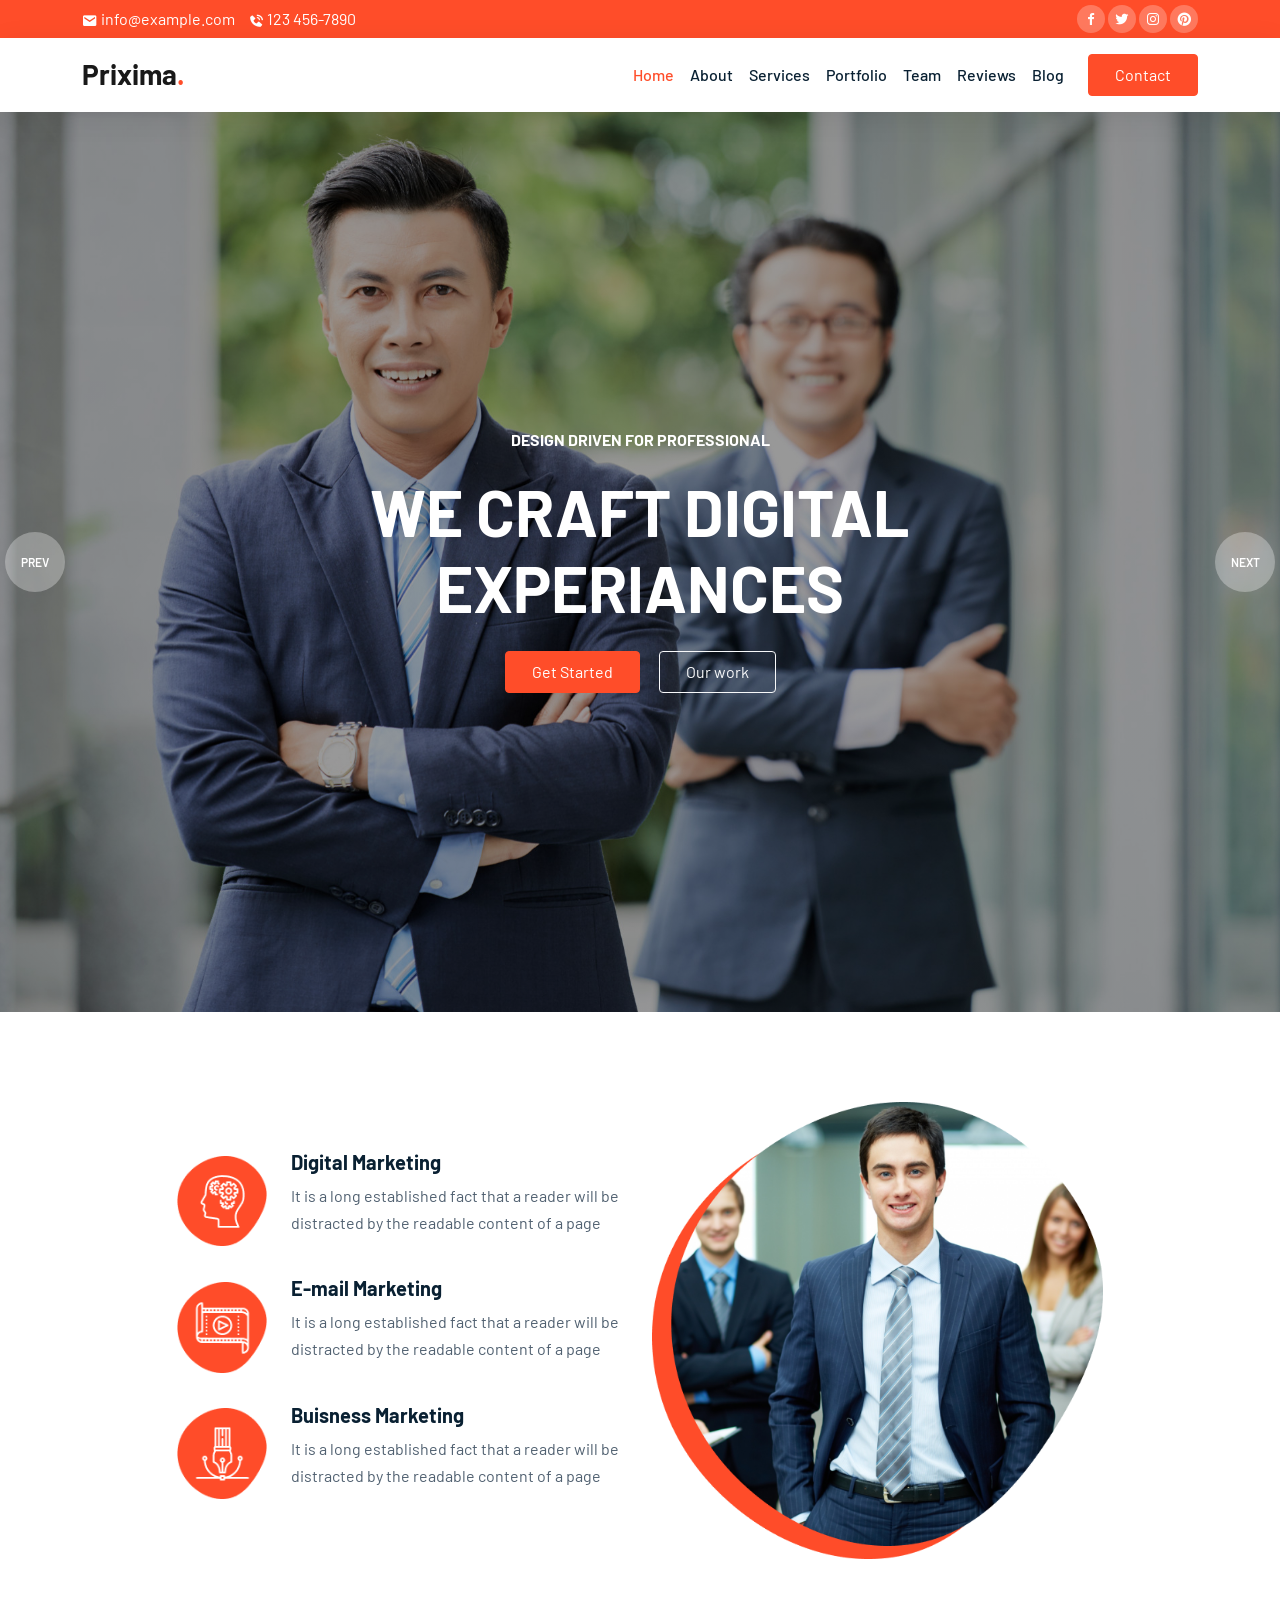
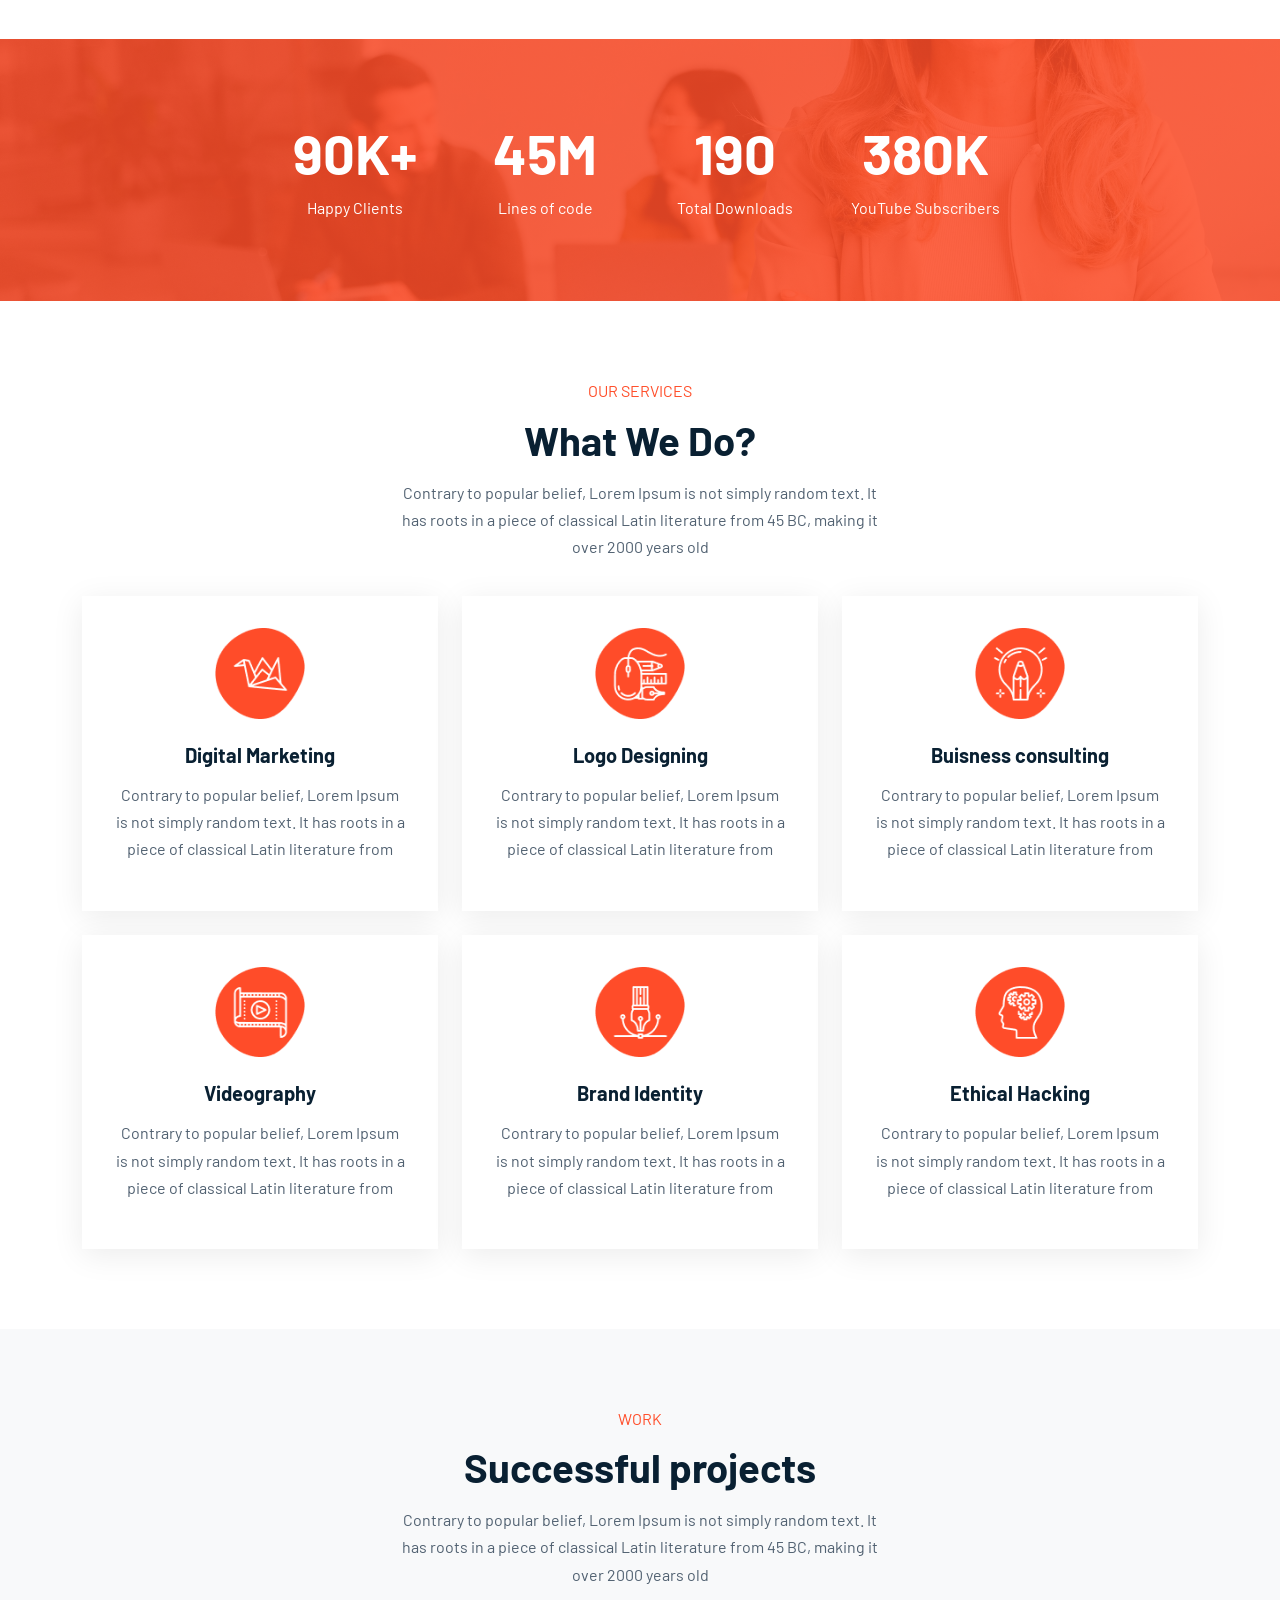
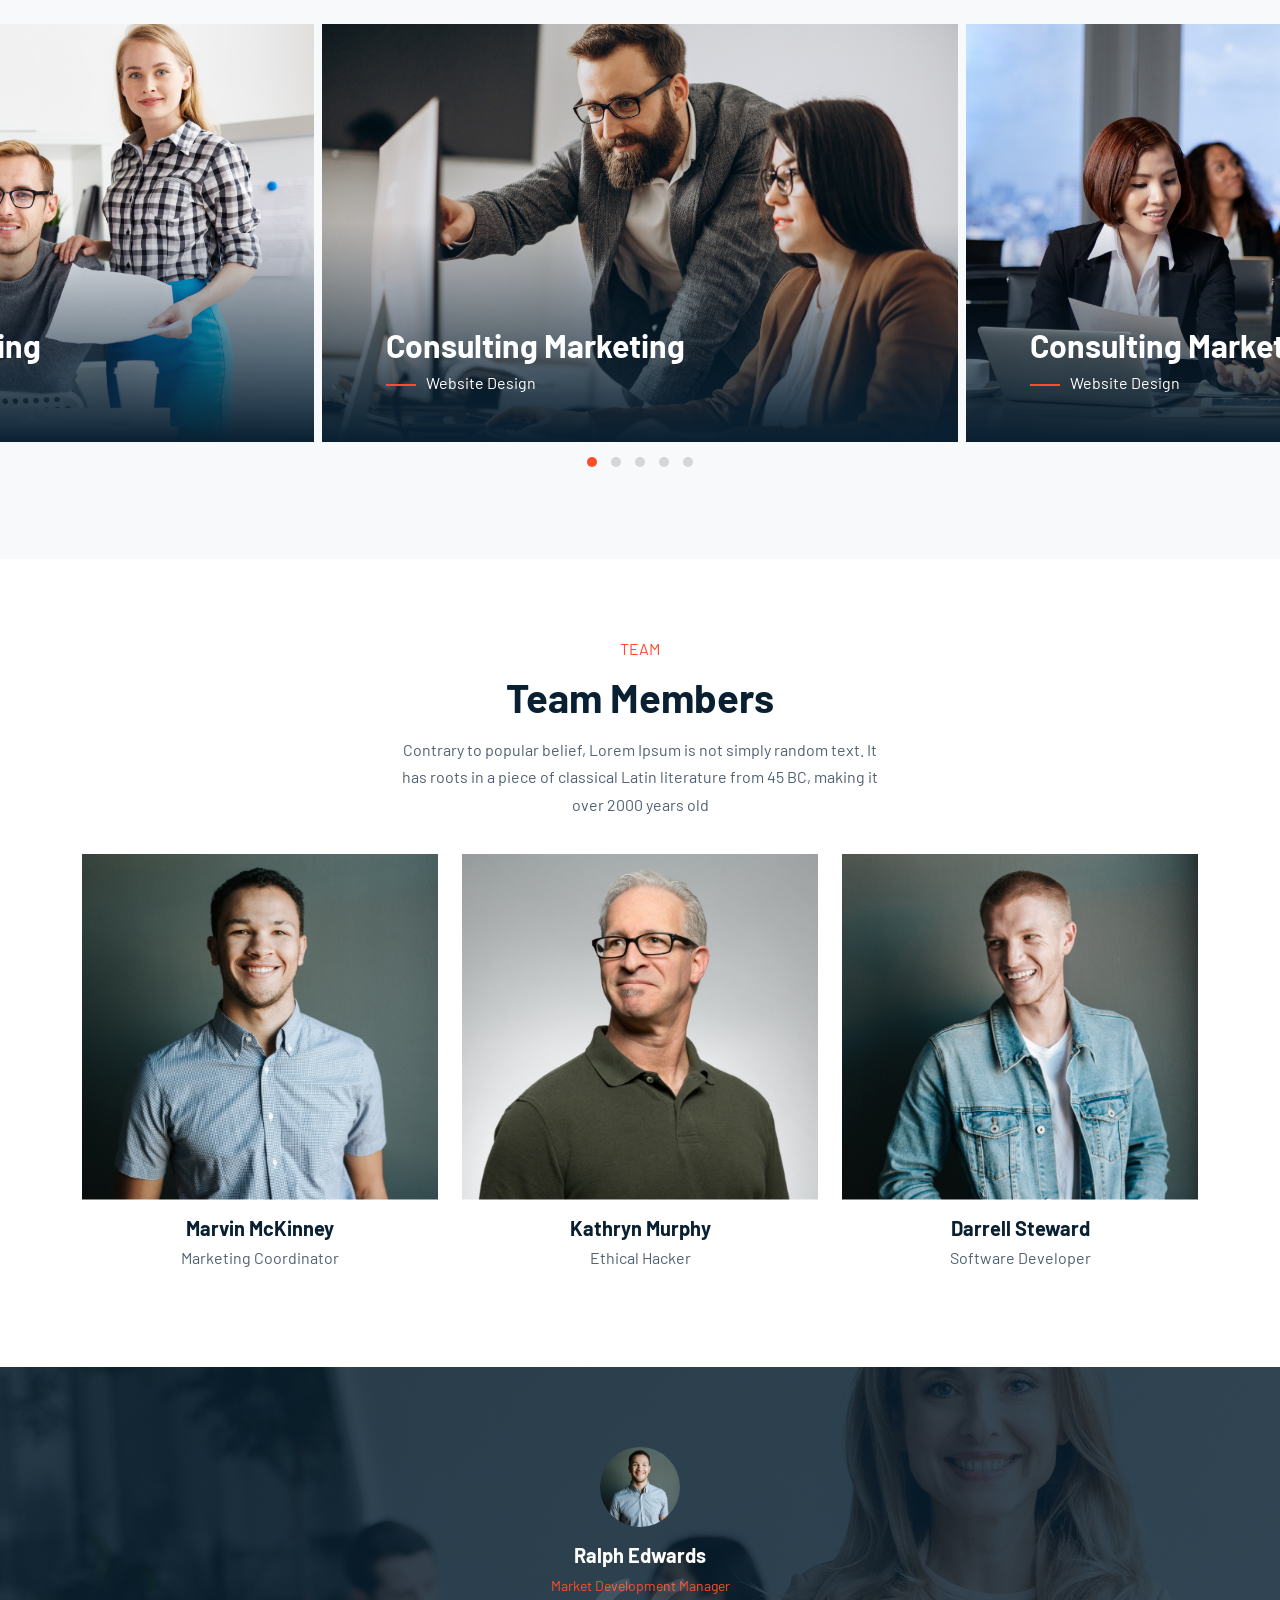
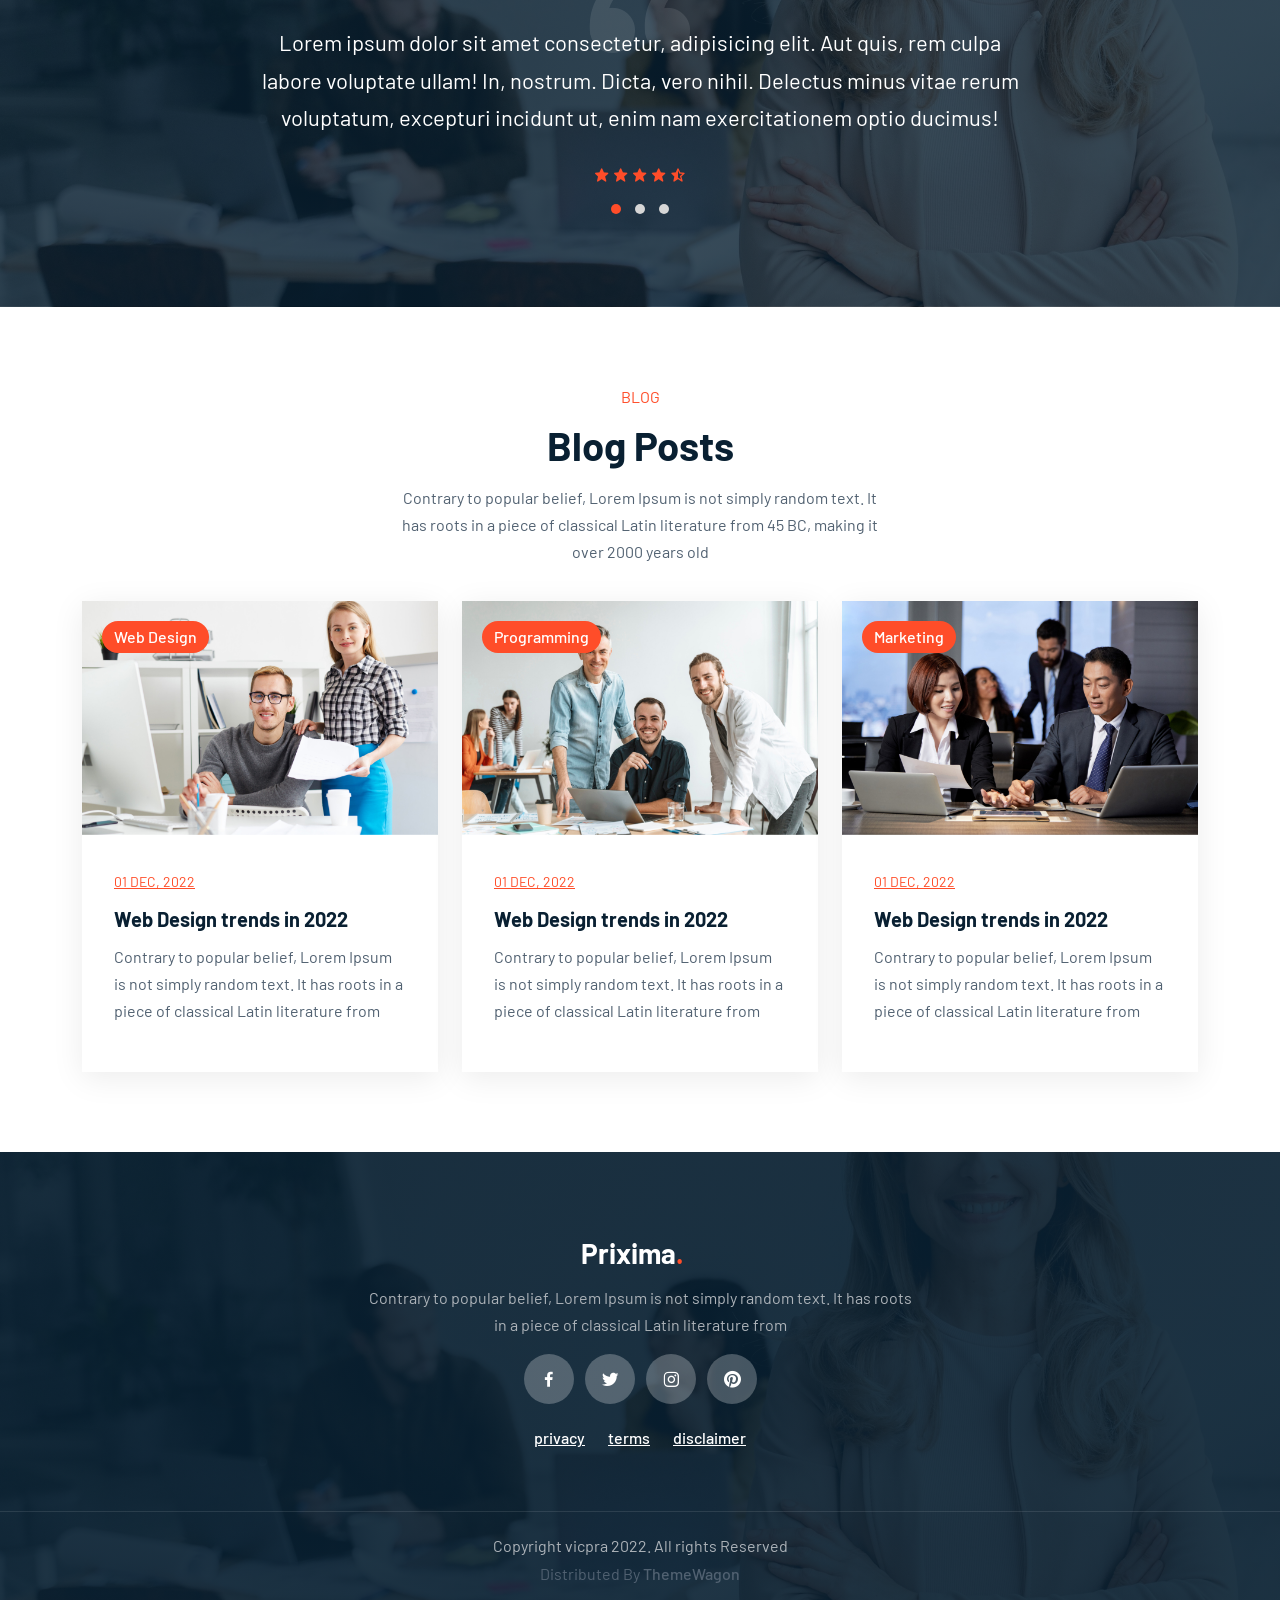
<file: prixima-1.0.0/index.html>
<!doctype html>
<html lang="en">

<head>
    <!-- Required meta tags -->
    <meta charset="utf-8">
    <meta name="viewport" content="width=device-width, initial-scale=1">
    <link rel="icon" type="image/x-icon" href="favicon.ico">

    <!-- Bootstrap CSS -->
    <link rel="stylesheet" href="css/bootstrap.min.css">
    <link rel="stylesheet" href="css/owl.carousel.min.css">
    <link rel="stylesheet" href="css/owl.theme.default.min.css">
    <link href='https://unpkg.com/boxicons@2.1.1/css/boxicons.min.css' rel='stylesheet'>
    <link rel="stylesheet" href="css/style.css">

    <title>Prixima BS5 Template</title>
</head>

<body data-bs-spy="scroll" data-bs-target=".navbar" data-bs-offset="70">


    <!-- TOP NAV -->
    <div class="top-nav" id="home">
        <div class="container">
            <div class="row justify-content-between">
                <div class="col-auto">
                    <p> <i class='bx bxs-envelope'></i> info@example.com</p>
                    <p> <i class='bx bxs-phone-call'></i> 123 456-7890</p>
                </div>
                <div class="col-auto social-icons">
                    <a href="#"><i class='bx bxl-facebook'></i></a>
                    <a href="#"><i class='bx bxl-twitter'></i></a>
                    <a href="#"><i class='bx bxl-instagram'></i></a>
                    <a href="#"><i class='bx bxl-pinterest'></i></a>
                </div>
            </div>
        </div>
    </div>

    <!-- BOTTOM NAV -->
    <nav class="navbar navbar-expand-lg navbar-light bg-white sticky-top">
        <div class="container">
            <a class="navbar-brand" href="#">Prixima<span class="dot">.</span></a>
            <button class="navbar-toggler" type="button" data-bs-toggle="collapse" data-bs-target="#navbarNav"
                aria-controls="navbarNav" aria-expanded="false" aria-label="Toggle navigation">
                <span class="navbar-toggler-icon"></span>
            </button>
            <div class="collapse navbar-collapse" id="navbarNav">
                <ul class="navbar-nav ms-auto">
                    <li class="nav-item">
                        <a class="nav-link" href="#home">Home</a>
                    </li>
                    <li class="nav-item">
                        <a class="nav-link" href="#about">About</a>
                    </li>
                    <li class="nav-item">
                        <a class="nav-link" href="#services">Services</a>
                    </li>
                    <li class="nav-item">
                        <a class="nav-link" href="#portfolio">Portfolio</a>
                    </li>
                    <li class="nav-item">
                        <a class="nav-link" href="#team">Team</a>
                    </li>
                    <li class="nav-item">
                        <a class="nav-link" href="#reviews">Reviews</a>
                    </li>
                    <li class="nav-item">
                        <a class="nav-link" href="#blog">Blog</a>
                    </li>
                </ul>
                <a href="#" data-bs-toggle="modal" data-bs-target="#exampleModal"
                    class="btn btn-brand ms-lg-3">Contact</a>
            </div>
        </div>
    </nav>

    <!-- SLIDER -->
    <div class="owl-carousel owl-theme hero-slider">
        <div class="slide slide1">
            <div class="container">
                <div class="row">
                    <div class="col-12 text-center text-white">
                        <h6 class="text-white text-uppercase">design Driven for professional</h6>
                        <h1 class="display-3 my-4">We craft digital<br />experiances</h1>
                        <a href="#" class="btn btn-brand">Get Started</a>
                        <a href="#" class="btn btn-outline-light ms-3">Our work</a>
                    </div>
                </div>
            </div>
        </div>
        <div class="slide slide2">
            <div class="container">
                <div class="row">
                    <div class="col-12 col-lg-10 offset-lg-1 text-white">
                        <h6 class="text-white text-uppercase">We craft digital experiances</h6>
                        <h1 class="display-3 my-4">Design Driven For <br />Professionals</h1>
                        <a href="#" class="btn btn-brand">Get Started</a>
                        <a href="#" class="btn btn-outline-light ms-3">Our work</a>
                    </div>
                </div>
            </div>
        </div>
    </div>

    <!-- ABOUT -->
    <section id="about">
        <div class="container">
            <div class="row justify-content-center">
                <div class="col-lg-5 py-5">
                    <div class="row">

                        <div class="col-12">
                            <div class="info-box">
                                <img src="img/icon6.png" alt="">
                                <div class="ms-4">
                                    <h5>Digital Marketing</h5>
                                    <p>It is a long established fact that a reader will be distracted by the readable
                                        content of a page </p>
                                </div>
                            </div>
                        </div>
                        <div class="col-12 mt-4">
                            <div class="info-box">
                                <img src="img/icon4.png" alt="">
                                <div class="ms-4">
                                    <h5>E-mail Marketing</h5>
                                    <p>It is a long established fact that a reader will be distracted by the readable
                                        content of a page </p>
                                </div>
                            </div>
                        </div>
                        <div class="col-12 mt-4">
                            <div class="info-box">
                                <img src="img/icon5.png" alt="">
                                <div class="ms-4">
                                    <h5>Buisness Marketing</h5>
                                    <p>It is a long established fact that a reader will be distracted by the readable
                                        content of a page </p>
                                </div>
                            </div>
                        </div>
                    </div>
                </div>
                <div class="col-lg-5">
                    <img src="img/about.png" alt="">
                </div>
            </div>
        </div>
    </section>

    <!-- MILESTONE -->
    <section id="milestone">
        <div class="container">
            <div class="row text-center justify-content-center gy-4">
                <div class="col-lg-2 col-sm-6">
                    <h1 class="display-4">90K+</h1>
                    <p class="mb-0">Happy Clients</p>
                </div>
                <div class="col-lg-2 col-sm-6">
                    <h1 class="display-4">45M</h1>
                    <p class="mb-0">Lines of code</p>
                </div>
                <div class="col-lg-2 col-sm-6">
                    <h1 class="display-4">190</h1>
                    <p class="mb-0">Total Downloads</p>
                </div>
                <div class="col-lg-2 col-sm-6">
                    <h1 class="display-4">380K</h1>
                    <p class="mb-0">YouTube Subscribers</p>
                </div>
            </div>
        </div>
    </section>

    <section id="services" class="text-center">
        <div class="container">
            <div class="row">
                <div class="col-12">
                    <div class="intro">
                        <h6>Our Services</h6>
                        <h1>What We Do?</h1>
                        <p class="mx-auto">Contrary to popular belief, Lorem Ipsum is not simply random text. It has
                            roots in a piece of classical Latin literature from 45 BC, making it over 2000 years old</p>
                    </div>
                </div>
            </div>
            <div class="row g-4">
                <div class="col-lg-4 col-md-6">
                    <div class="service">
                        <img src="img/icon1.png" alt="">
                        <h5>Digital Marketing</h5>
                        <p>Contrary to popular belief, Lorem Ipsum is not simply random text. It has roots in a piece of
                            classical Latin literature from</p>
                    </div>
                </div>
                <div class="col-lg-4 col-md-6">
                    <div class="service">
                        <img src="img/icon2.png" alt="">
                        <h5>Logo Designing</h5>
                        <p>Contrary to popular belief, Lorem Ipsum is not simply random text. It has roots in a piece of
                            classical Latin literature from</p>
                    </div>
                </div>
                <div class="col-lg-4 col-md-6">
                    <div class="service">
                        <img src="img/icon3.png" alt="">
                        <h5>Buisness consulting</h5>
                        <p>Contrary to popular belief, Lorem Ipsum is not simply random text. It has roots in a piece of
                            classical Latin literature from</p>
                    </div>
                </div>
                <div class="col-lg-4 col-md-6">
                    <div class="service">
                        <img src="img/icon4.png" alt="">
                        <h5>Videography</h5>
                        <p>Contrary to popular belief, Lorem Ipsum is not simply random text. It has roots in a piece of
                            classical Latin literature from</p>
                    </div>
                </div>
                <div class="col-lg-4 col-md-6">
                    <div class="service">
                        <img src="img/icon5.png" alt="">
                        <h5>Brand Identity</h5>
                        <p>Contrary to popular belief, Lorem Ipsum is not simply random text. It has roots in a piece of
                            classical Latin literature from</p>
                    </div>
                </div>
                <div class="col-lg-4 col-md-6">
                    <div class="service">
                        <img src="img/icon6.png" alt="">
                        <h5>Ethical Hacking</h5>
                        <p>Contrary to popular belief, Lorem Ipsum is not simply random text. It has roots in a piece of
                            classical Latin literature from</p>
                    </div>
                </div>
            </div>
        </div>
    </section>

    <section class="bg-light" id="portfolio">
        <div class="container">
            <div class="row">
                <div class="col-12">
                    <div class="intro">
                        <h6>Work</h6>
                        <h1>Successful projects</h1>
                        <p class="mx-auto">Contrary to popular belief, Lorem Ipsum is not simply random text. It has
                            roots in a piece of classical Latin literature from 45 BC, making it over 2000 years old</p>
                    </div>
                </div>
            </div>
        </div>
        <div id="projects-slider" class="owl-theme owl-carousel">
            <div class="project">
                <div class="overlay"></div>
                <img src="img/project1.jpg" alt="">
                <div class="content">
                    <h2>Consulting Marketing</h2>
                    <h6>Website Design</h6>
                </div>
            </div>
            <div class="project">
                <div class="overlay"></div>
                <img src="img/project2.jpg" alt="">
                <div class="content">
                    <h2>Consulting Marketing</h2>
                    <h6>Website Design</h6>
                </div>
            </div>
            <div class="project">
                <div class="overlay"></div>
                <img src="img/project3.jpg" alt="">
                <div class="content">
                    <h2>Consulting Marketing</h2>
                    <h6>Website Design</h6>
                </div>
            </div>
            <div class="project">
                <div class="overlay"></div>
                <img src="img/project4.jpg" alt="">
                <div class="content">
                    <h2>Consulting Marketing</h2>
                    <h6>Website Design</h6>
                </div>
            </div>
            <div class="project">
                <div class="overlay"></div>
                <img src="img/project5.jpg" alt="">
                <div class="content">
                    <h2>Consulting Marketing</h2>
                    <h6>Website Design</h6>
                </div>
            </div>
        </div>
    </section>

    <section id="team">
        <div class="container">
            <div class="row">
                <div class="col-12">
                    <div class="intro">
                        <h6>Team</h6>
                        <h1>Team Members</h1>
                        <p class="mx-auto">Contrary to popular belief, Lorem Ipsum is not simply random text. It has
                            roots in a piece of classical Latin literature from 45 BC, making it over 2000 years old</p>
                    </div>
                </div>
            </div>
            <div class="row justify-content-center">
                <div class="col-lg-4 col-md-8">
                    <div class="team-member">
                        <div class="image">
                            <img src="img/team_1.jpg" alt="">
                            <div class="social-icons">
                                <a href="#"><i class='bx bxl-facebook'></i></a>
                                <a href="#"><i class='bx bxl-twitter'></i></a>
                                <a href="#"><i class='bx bxl-instagram'></i></a>
                                <a href="#"><i class='bx bxl-pinterest'></i></a>
                            </div>
                            <div class="overlay"></div>
                        </div>

                        <h5>Marvin McKinney</h5>
                        <p>Marketing Coordinator</p>
                    </div>
                </div>
                <div class="col-lg-4 col-md-8">
                    <div class="team-member">
                        <div class="image">
                            <img src="img/team_2.jpg" alt="">
                            <div class="social-icons">
                                <a href="#"><i class='bx bxl-facebook'></i></a>
                                <a href="#"><i class='bx bxl-twitter'></i></a>
                                <a href="#"><i class='bx bxl-instagram'></i></a>
                                <a href="#"><i class='bx bxl-pinterest'></i></a>
                            </div>
                            <div class="overlay"></div>
                        </div>

                        <h5>Kathryn Murphy</h5>
                        <p>Ethical Hacker</p>
                    </div>
                </div>
                <div class="col-lg-4 col-md-8">
                    <div class="team-member">
                        <div class="image">
                            <img src="img/team_3.jpg" alt="">
                            <div class="social-icons">
                                <a href="#"><i class='bx bxl-facebook'></i></a>
                                <a href="#"><i class='bx bxl-twitter'></i></a>
                                <a href="#"><i class='bx bxl-instagram'></i></a>
                                <a href="#"><i class='bx bxl-pinterest'></i></a>
                            </div>
                            <div class="overlay"></div>
                        </div>

                        <h5>Darrell Steward</h5>
                        <p>Software Developer</p>
                    </div>
                </div>
            </div>
        </div>
    </section>

    <section class="bg-light" id="reviews">

        <div class="owl-theme owl-carousel reviews-slider container">
            <div class="review">
                <div class="person">
                    <img src="img/team_1.jpg" alt="">
                    <h5>Ralph Edwards</h5>
                    <small>Market Development Manager</small>
                </div>
                <h3>Lorem ipsum dolor sit amet consectetur, adipisicing elit. Aut quis, rem culpa labore voluptate
                    ullam! In, nostrum. Dicta, vero nihil. Delectus minus vitae rerum voluptatum, excepturi incidunt ut,
                    enim nam exercitationem optio ducimus!</h3>
                <div class="stars">
                    <i class='bx bxs-star'></i>
                    <i class='bx bxs-star'></i>
                    <i class='bx bxs-star'></i>
                    <i class='bx bxs-star'></i>
                    <i class="bx bxs-star-half"></i>
                </div>
                <i class='bx bxs-quote-alt-left'></i>
            </div>
            <div class="review">
                <div class="person">
                    <img src="img/team_2.jpg" alt="">
                    <h5>Ralph Edwards</h5>
                    <small>Market Development Manager</small>
                </div>
                <h3>Lorem ipsum dolor sit amet consectetur, adipisicing elit. Aut quis, rem culpa labore voluptate
                    ullam! In, nostrum. Dicta, vero nihil. Delectus minus vitae rerum voluptatum, excepturi incidunt ut,
                    enim nam exercitationem optio ducimus!</h3>
                <div class="stars">
                    <i class='bx bxs-star'></i>
                    <i class='bx bxs-star'></i>
                    <i class='bx bxs-star'></i>
                    <i class='bx bxs-star'></i>
                    <i class="bx bxs-star-half"></i>
                </div>
                <i class='bx bxs-quote-alt-left'></i>
            </div>
            <div class="review">
                <div class="person">
                    <img src="img/team_3.jpg" alt="">
                    <h5>Ralph Edwards</h5>
                    <small>Market Development Manager</small>
                </div>
                <h3>Lorem ipsum dolor sit amet consectetur, adipisicing elit. Aut quis, rem culpa labore voluptate
                    ullam! In, nostrum. Dicta, vero nihil. Delectus minus vitae rerum voluptatum, excepturi incidunt ut,
                    enim nam exercitationem optio ducimus!</h3>
                <div class="stars">
                    <i class='bx bxs-star'></i>
                    <i class='bx bxs-star'></i>
                    <i class='bx bxs-star'></i>
                    <i class='bx bxs-star'></i>
                    <i class="bx bxs-star-half"></i>
                </div>
                <i class='bx bxs-quote-alt-left'></i>
            </div>
        </div>
    </section>

    <section id="blog">
        <div class="container">
            <div class="row">
                <div class="col-12">
                    <div class="intro">
                        <h6>Blog</h6>
                        <h1>Blog Posts</h1>
                        <p class="mx-auto">Contrary to popular belief, Lorem Ipsum is not simply random text. It has
                            roots in a piece of classical Latin literature from 45 BC, making it over 2000 years old</p>
                    </div>
                </div>
            </div>
            <div class="row">
                <div class="col-md-4">
                    <article class="blog-post">
                        <img src="img/project5.jpg" alt="">
                        <a href="#" class="tag">Web Design</a>
                        <div class="content">
                            <small>01 Dec, 2022</small>
                            <h5>Web Design trends in 2022</h5>
                            <p>Contrary to popular belief, Lorem Ipsum is not simply random text. It has roots in a
                                piece of classical Latin literature from</p>
                        </div>
                    </article>
                </div>
                <div class="col-md-4">
                    <article class="blog-post">
                        <img src="img/project4.jpg" alt="">
                        <a href="#" class="tag">Programming</a>
                        <div class="content">
                            <small>01 Dec, 2022</small>
                            <h5>Web Design trends in 2022</h5>
                            <p>Contrary to popular belief, Lorem Ipsum is not simply random text. It has roots in a
                                piece of classical Latin literature from</p>
                        </div>
                    </article>
                </div>
                <div class="col-md-4">
                    <article class="blog-post">
                        <img src="img/project2.jpg" alt="">
                        <a href="#" class="tag">Marketing</a>
                        <div class="content">
                            <small>01 Dec, 2022</small>
                            <h5>Web Design trends in 2022</h5>
                            <p>Contrary to popular belief, Lorem Ipsum is not simply random text. It has roots in a
                                piece of classical Latin literature from</p>
                        </div>
                    </article>
                </div>
            </div>
        </div>
    </section>

    <footer>
        <div class="footer-top text-center">
            <div class="container">
                <div class="row justify-content-center">
                    <div class="col-lg-6 text-center">
                        <h4 class="navbar-brand">Prixima<span class="dot">.</span></h4>
                        <p>Contrary to popular belief, Lorem Ipsum is not simply random text. It has roots in a piece of
                            classical Latin literature from</p>
                        <div class="col-auto social-icons">
                            <a href="#"><i class='bx bxl-facebook'></i></a>
                            <a href="#"><i class='bx bxl-twitter'></i></a>
                            <a href="#"><i class='bx bxl-instagram'></i></a>
                            <a href="#"><i class='bx bxl-pinterest'></i></a>
                        </div>
                        <div class="col-auto conditions-section">
                            <a href="#">privacy</a>
                            <a href="#">terms</a>
                            <a href="#">disclaimer</i></a>
                        </div>
                    </div>
                </div>
            </div>
        </div>
        <div class="footer-bottom text-center">
            <p class="mb-0">Copyright vicpra 2022. All rights Reserved</p> Distributed By <a
                hrefs="https://themewagon.com">ThemeWagon</a>
        </div>
    </footer>


    <!-- Modal -->
    <div class="modal fade" id="exampleModal" tabindex="-1" aria-labelledby="exampleModalLabel" aria-hidden="true">
        <div class="modal-dialog modal-dialog-centered modal-xl">
            <div class="modal-content">
                <div class="modal-body p-0">
                    <div class="container-fluid">
                        <div class="row gy-4">
                            <div class="col-lg-4 col-sm-12 bg-cover"
                                style="background-image: url(img/c2.jpg); min-height:300px;">
                                <div>

                                </div>
                            </div>
                            <div class="col-lg-8">
                                <form class="p-lg-5 col-12 row g-3">
                                    <div>
                                        <h1>Get in touch</h1>
                                        <p>Fell free to contact us and we will get back to you as soon as possible</p>
                                    </div>
                                    <div class="col-lg-6">
                                        <label for="userName" class="form-label">First name</label>
                                        <input type="text" class="form-control" placeholder="Jon" id="userName"
                                            aria-describedby="emailHelp">
                                    </div>
                                    <div class="col-lg-6">
                                        <label for="userName" class="form-label">Last name</label>
                                        <input type="text" class="form-control" placeholder="Doe" id="userName"
                                            aria-describedby="emailHelp">
                                    </div>
                                    <div class="col-12">
                                        <label for="userName" class="form-label">Email address</label>
                                        <input type="email" class="form-control" placeholder="Johndoe@example.com"
                                            id="userName" aria-describedby="emailHelp">
                                    </div>
                                    <div class="col-12">
                                        <label for="exampleInputEmail1" class="form-label">Enter Message</label>
                                        <textarea name="" placeholder="This is looking great and nice."
                                            class="form-control" id="" rows="4"></textarea>
                                    </div>

                                    <div class="col-12">
                                        <button type="submit" class="btn btn-brand">Send Message</button>
                                    </div>
                                </form>
                            </div>
                        </div>
                    </div>
                </div>

            </div>
        </div>
    </div>









    <script src="js/jquery.min.js"></script>
    <script src="js/bootstrap.bundle.min.js"></script>
    <script src="js/owl.carousel.min.js"></script>
    <script src="js/app.js"></script>
</body>

</html>
</file>
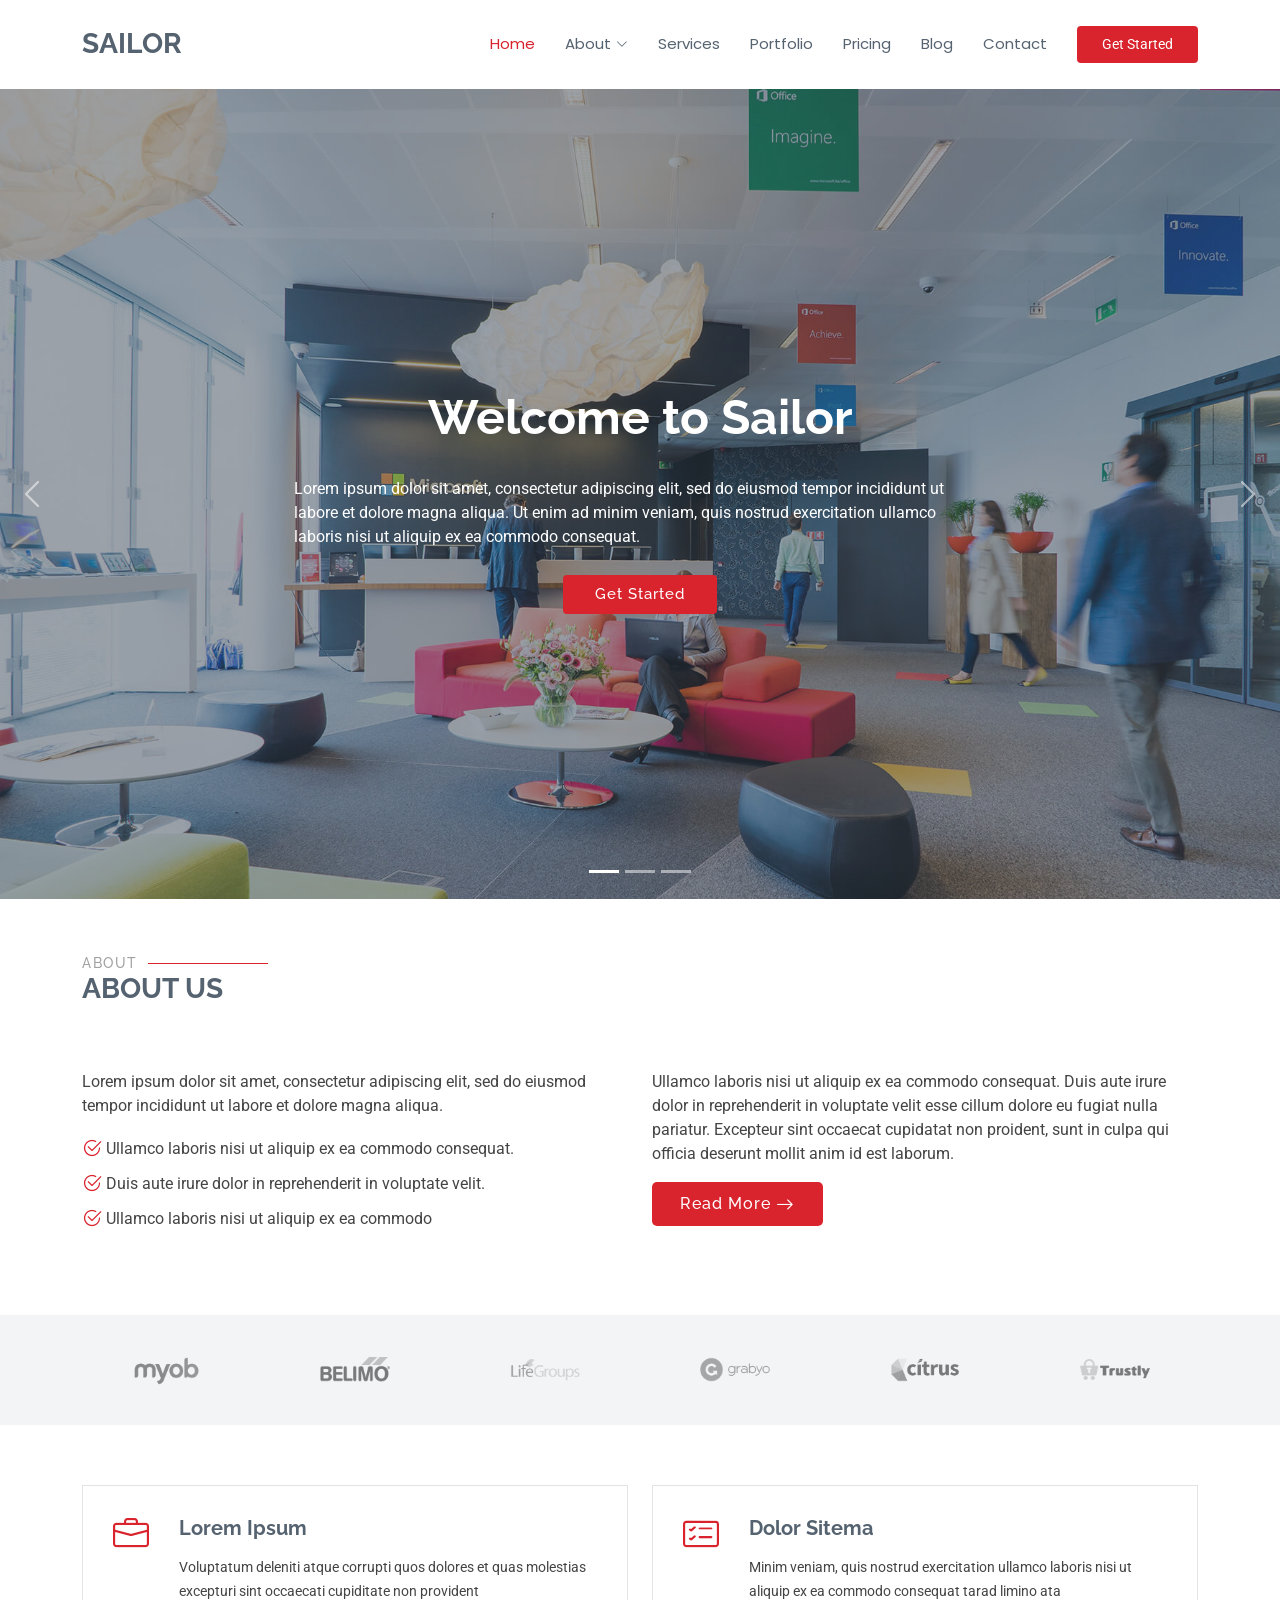
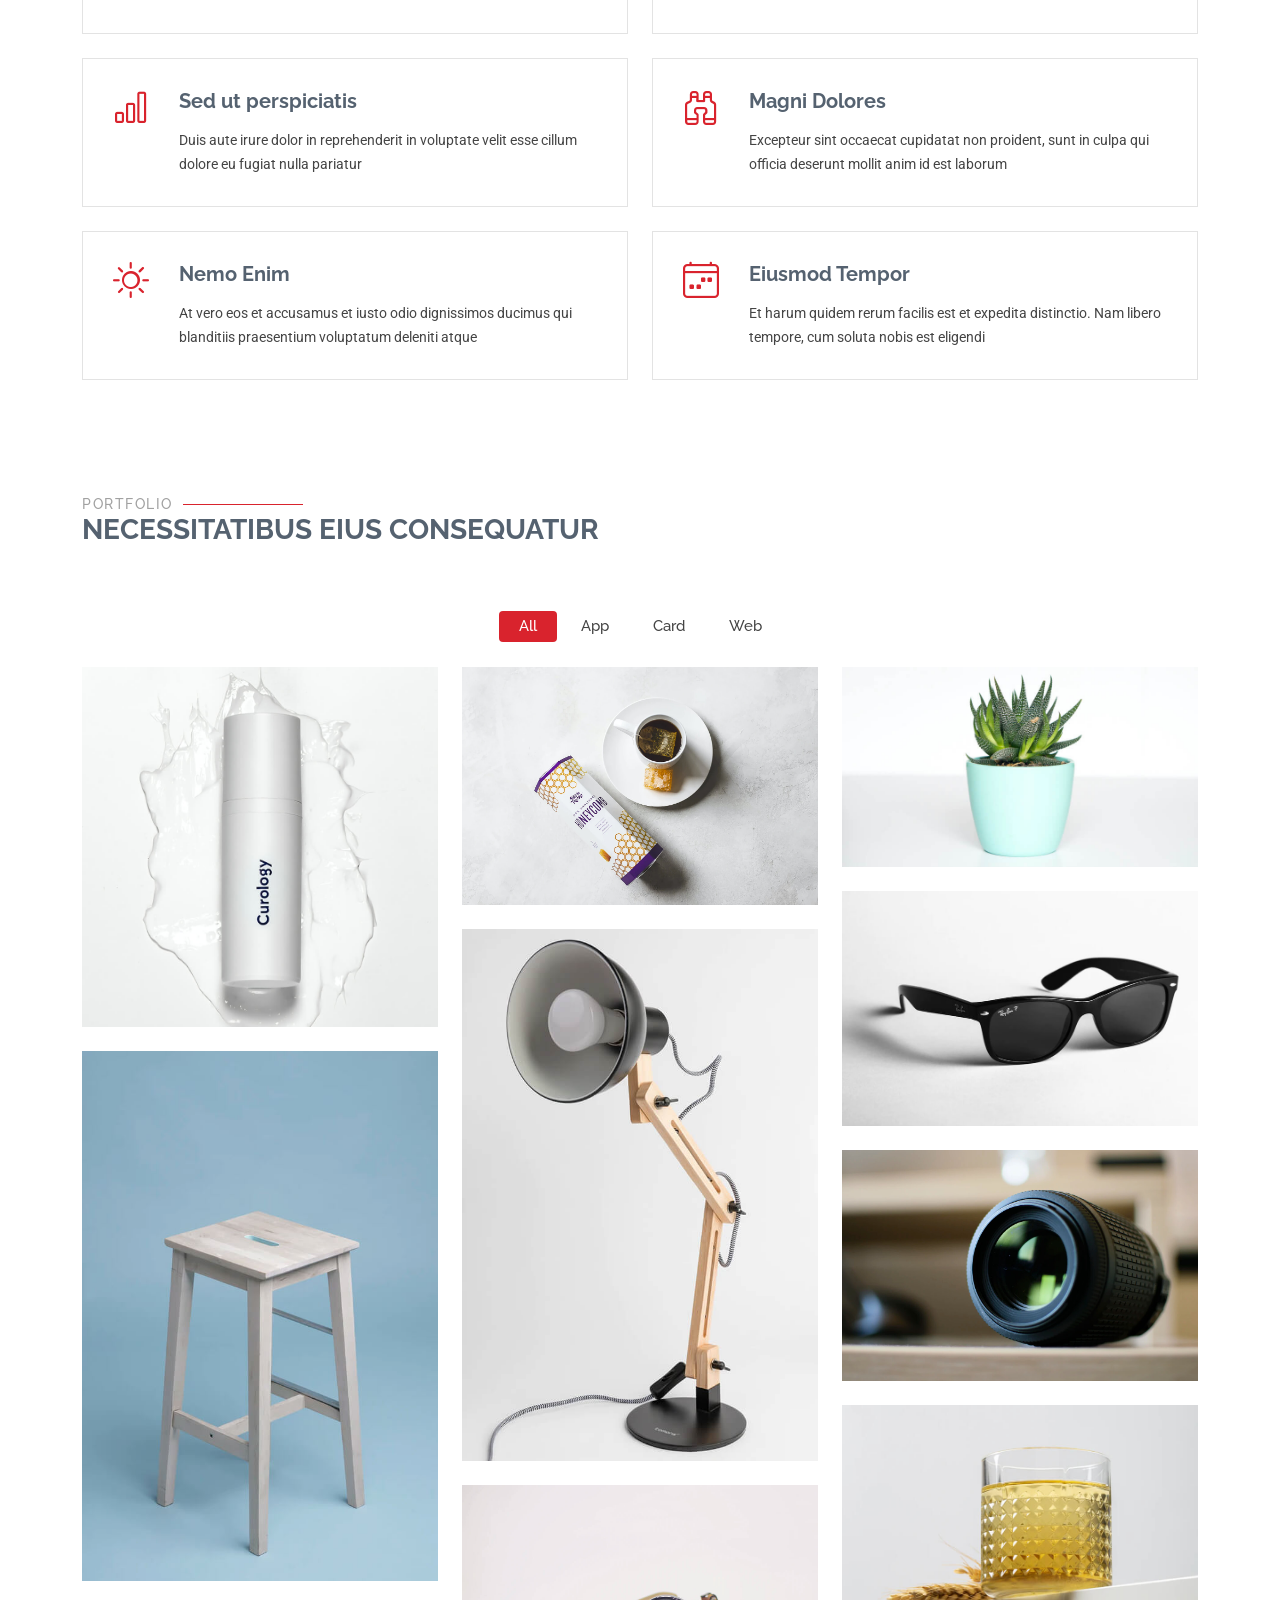
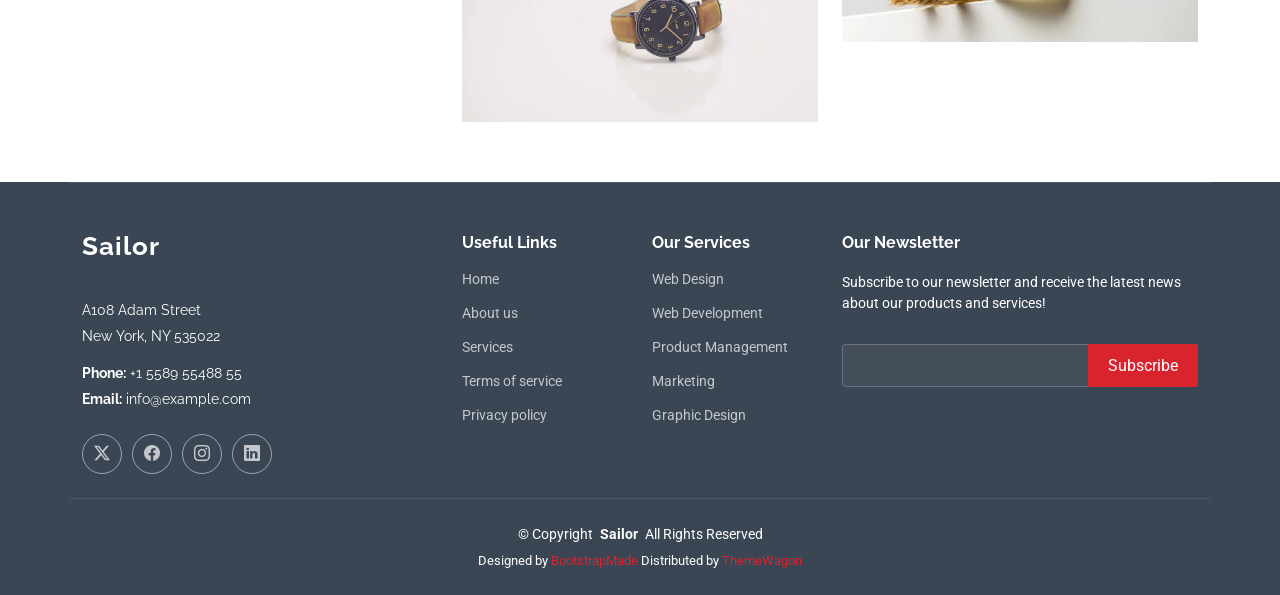
<file: Sailor-1.0.0/index.html>
<!DOCTYPE html>
<html lang="en">

<head>
  <meta charset="utf-8">
  <meta content="width=device-width, initial-scale=1.0" name="viewport">
  <title>Index - Sailor Bootstrap Template</title>
  <meta name="description" content="">
  <meta name="keywords" content="">

  <!-- Favicons -->
  <link href="assets/img/favicon.png" rel="icon">
  <link href="assets/img/apple-touch-icon.png" rel="apple-touch-icon">

  <!-- Fonts -->
  <link href="https://fonts.googleapis.com" rel="preconnect">
  <link href="https://fonts.gstatic.com" rel="preconnect" crossorigin>
  <link href="https://fonts.googleapis.com/css2?family=Roboto:ital,wght@0,100;0,300;0,400;0,500;0,700;0,900;1,100;1,300;1,400;1,500;1,700;1,900&family=Poppins:ital,wght@0,100;0,200;0,300;0,400;0,500;0,600;0,700;0,800;0,900;1,100;1,200;1,300;1,400;1,500;1,600;1,700;1,800;1,900&family=Raleway:ital,wght@0,100;0,200;0,300;0,400;0,500;0,600;0,700;0,800;0,900;1,100;1,200;1,300;1,400;1,500;1,600;1,700;1,800;1,900&display=swap" rel="stylesheet">

  <!-- Vendor CSS Files -->
  <link href="assets/vendor/bootstrap/css/bootstrap.min.css" rel="stylesheet">
  <link href="assets/vendor/bootstrap-icons/bootstrap-icons.css" rel="stylesheet">
  <link href="assets/vendor/aos/aos.css" rel="stylesheet">
  <link href="assets/vendor/glightbox/css/glightbox.min.css" rel="stylesheet">
  <link href="assets/vendor/swiper/swiper-bundle.min.css" rel="stylesheet">

  <!-- Main CSS File -->
  <link href="assets/css/main.css" rel="stylesheet">

  <!-- =======================================================
  * Template Name: Sailor
  * Template URL: https://bootstrapmade.com/sailor-free-bootstrap-theme/
  * Updated: Aug 07 2024 with Bootstrap v5.3.3
  * Author: BootstrapMade.com
  * License: https://bootstrapmade.com/license/
  ======================================================== -->
</head>

<body class="index-page">

  <header id="header" class="header d-flex align-items-center sticky-top">
    <div class="container-fluid container-xl position-relative d-flex align-items-center">

      <a href="index.html" class="logo d-flex align-items-center me-auto">
        <!-- Uncomment the line below if you also wish to use an image logo -->
        <!-- <img src="assets/img/logo.png" alt=""> -->
        <h1 class="sitename">Sailor</h1>
      </a>

      <nav id="navmenu" class="navmenu">
        <ul>
          <li><a href="#hero" class="active">Home</a></li>
          <li class="dropdown"><a href="about.html"><span>About</span> <i class="bi bi-chevron-down toggle-dropdown"></i></a>
            <ul>
              <li><a href="team.html">Team</a></li>
              <li><a href="testimonials.html">Testimonials</a></li>
              <li class="dropdown"><a href="#"><span>Deep Dropdown</span> <i class="bi bi-chevron-down toggle-dropdown"></i></a>
                <ul>
                  <li><a href="#">Deep Dropdown 1</a></li>
                  <li><a href="#">Deep Dropdown 2</a></li>
                  <li><a href="#">Deep Dropdown 3</a></li>
                  <li><a href="#">Deep Dropdown 4</a></li>
                  <li><a href="#">Deep Dropdown 5</a></li>
                </ul>
              </li>
            </ul>
          </li>
          <li><a href="services.html">Services</a></li>
          <li><a href="portfolio.html">Portfolio</a></li>
          <li><a href="pricing.html">Pricing</a></li>
          <li><a href="blog.html">Blog</a></li>
          <li><a href="contact.html">Contact</a></li>
        </ul>
        <i class="mobile-nav-toggle d-xl-none bi bi-list"></i>
      </nav>

      <a class="btn-getstarted" href="about.html">Get Started</a>

    </div>
  </header>

  <main class="main">

    <!-- Hero Section -->
    <section id="hero" class="hero section dark-background">

      <div id="hero-carousel" class="carousel slide carousel-fade" data-bs-ride="carousel" data-bs-interval="5000">

        <div class="carousel-item active">
          <img src="assets/img/hero-carousel/hero-carousel-1.jpg" alt="">
          <div class="carousel-container">
            <h2>Welcome to Sailor<br></h2>
            <p>Lorem ipsum dolor sit amet, consectetur adipiscing elit, sed do eiusmod tempor incididunt ut labore et dolore magna aliqua. Ut enim ad minim veniam, quis nostrud exercitation ullamco laboris nisi ut aliquip ex ea commodo consequat.</p>
            <a href="#featured-services" class="btn-get-started">Get Started</a>
          </div>
        </div><!-- End Carousel Item -->

        <div class="carousel-item">
          <img src="assets/img/hero-carousel/hero-carousel-2.jpg" alt="">
          <div class="carousel-container">
            <h2>At vero eos et accusamus</h2>
            <p>Nam libero tempore, cum soluta nobis est eligendi optio cumque nihil impedit quo minus id quod maxime placeat facere possimus, omnis voluptas assumenda est, omnis dolor repellendus. Temporibus autem quibusdam et aut officiis debitis aut.</p>
            <a href="#featured-services" class="btn-get-started">Get Started</a>
          </div>
        </div><!-- End Carousel Item -->

        <div class="carousel-item">
          <img src="assets/img/hero-carousel/hero-carousel-3.jpg" alt="">
          <div class="carousel-container">
            <h2>Temporibus autem quibusdam</h2>
            <p>Beatae vitae dicta sunt explicabo. Nemo enim ipsam voluptatem quia voluptas sit aspernatur aut odit aut fugit, sed quia consequuntur magni dolores eos qui ratione voluptatem sequi nesciunt omnis iste natus error sit voluptatem accusantium.</p>
            <a href="#featured-services" class="btn-get-started">Get Started</a>
          </div>
        </div><!-- End Carousel Item -->

        <a class="carousel-control-prev" href="#hero-carousel" role="button" data-bs-slide="prev">
          <span class="carousel-control-prev-icon bi bi-chevron-left" aria-hidden="true"></span>
        </a>

        <a class="carousel-control-next" href="#hero-carousel" role="button" data-bs-slide="next">
          <span class="carousel-control-next-icon bi bi-chevron-right" aria-hidden="true"></span>
        </a>

        <ol class="carousel-indicators"></ol>

      </div>

    </section><!-- /Hero Section -->

    <!-- About Section -->
    <section id="about" class="about section">

      <!-- Section Title -->
      <div class="container section-title" data-aos="fade-up">
        <h2>About</h2>
        <p>About Us<br></p>
      </div><!-- End Section Title -->

      <div class="container">

        <div class="row gy-4">

          <div class="col-lg-6 content" data-aos="fade-up" data-aos-delay="100">
            <p>
              Lorem ipsum dolor sit amet, consectetur adipiscing elit, sed do eiusmod tempor incididunt ut labore et dolore
              magna aliqua.
            </p>
            <ul>
              <li><i class="bi bi-check2-circle"></i> <span>Ullamco laboris nisi ut aliquip ex ea commodo consequat.</span></li>
              <li><i class="bi bi-check2-circle"></i> <span>Duis aute irure dolor in reprehenderit in voluptate velit.</span></li>
              <li><i class="bi bi-check2-circle"></i> <span>Ullamco laboris nisi ut aliquip ex ea commodo</span></li>
            </ul>
          </div>

          <div class="col-lg-6" data-aos="fade-up" data-aos-delay="200">
            <p>Ullamco laboris nisi ut aliquip ex ea commodo consequat. Duis aute irure dolor in reprehenderit in voluptate velit esse cillum dolore eu fugiat nulla pariatur. Excepteur sint occaecat cupidatat non proident, sunt in culpa qui officia deserunt mollit anim id est laborum. </p>
            <a href="about.html" class="read-more"><span>Read More</span><i class="bi bi-arrow-right"></i></a>
          </div>

        </div>

      </div>

    </section><!-- /About Section -->

    <!-- Clients Section -->
    <section id="clients" class="clients section light-background">

      <div class="container" data-aos="fade-up">

        <div class="row gy-4">

          <div class="col-xl-2 col-md-3 col-6 client-logo">
            <img src="assets/img/clients/client-1.png" class="img-fluid" alt="">
          </div><!-- End Client Item -->

          <div class="col-xl-2 col-md-3 col-6 client-logo">
            <img src="assets/img/clients/client-2.png" class="img-fluid" alt="">
          </div><!-- End Client Item -->

          <div class="col-xl-2 col-md-3 col-6 client-logo">
            <img src="assets/img/clients/client-3.png" class="img-fluid" alt="">
          </div><!-- End Client Item -->

          <div class="col-xl-2 col-md-3 col-6 client-logo">
            <img src="assets/img/clients/client-4.png" class="img-fluid" alt="">
          </div><!-- End Client Item -->

          <div class="col-xl-2 col-md-3 col-6 client-logo">
            <img src="assets/img/clients/client-5.png" class="img-fluid" alt="">
          </div><!-- End Client Item -->

          <div class="col-xl-2 col-md-3 col-6 client-logo">
            <img src="assets/img/clients/client-6.png" class="img-fluid" alt="">
          </div><!-- End Client Item -->

        </div>

      </div>

    </section><!-- /Clients Section -->

    <!-- Services Section -->
    <section id="services" class="services section">

      <div class="container">

        <div class="row gy-4">

          <div class="col-md-6" data-aos="fade-up" data-aos-delay="100">
            <div class="service-item d-flex position-relative h-100">
              <i class="bi bi-briefcase icon flex-shrink-0"></i>
              <div>
                <h4 class="title"><a href="#" class="stretched-link">Lorem Ipsum</a></h4>
                <p class="description">Voluptatum deleniti atque corrupti quos dolores et quas molestias excepturi sint occaecati cupiditate non provident</p>
              </div>
            </div>
          </div><!-- End Service Item -->

          <div class="col-md-6" data-aos="fade-up" data-aos-delay="200">
            <div class="service-item d-flex position-relative h-100">
              <i class="bi bi-card-checklist icon flex-shrink-0"></i>
              <div>
                <h4 class="title"><a href="#" class="stretched-link">Dolor Sitema</a></h4>
                <p class="description">Minim veniam, quis nostrud exercitation ullamco laboris nisi ut aliquip ex ea commodo consequat tarad limino ata</p>
              </div>
            </div>
          </div><!-- End Service Item -->

          <div class="col-md-6" data-aos="fade-up" data-aos-delay="300">
            <div class="service-item d-flex position-relative h-100">
              <i class="bi bi-bar-chart icon flex-shrink-0"></i>
              <div>
                <h4 class="title"><a href="#" class="stretched-link">Sed ut perspiciatis</a></h4>
                <p class="description">Duis aute irure dolor in reprehenderit in voluptate velit esse cillum dolore eu fugiat nulla pariatur</p>
              </div>
            </div>
          </div><!-- End Service Item -->

          <div class="col-md-6" data-aos="fade-up" data-aos-delay="400">
            <div class="service-item d-flex position-relative h-100">
              <i class="bi bi-binoculars icon flex-shrink-0"></i>
              <div>
                <h4 class="title"><a href="#" class="stretched-link">Magni Dolores</a></h4>
                <p class="description">Excepteur sint occaecat cupidatat non proident, sunt in culpa qui officia deserunt mollit anim id est laborum</p>
              </div>
            </div>
          </div><!-- End Service Item -->

          <div class="col-md-6" data-aos="fade-up" data-aos-delay="500">
            <div class="service-item d-flex position-relative h-100">
              <i class="bi bi-brightness-high icon flex-shrink-0"></i>
              <div>
                <h4 class="title"><a href="#" class="stretched-link">Nemo Enim</a></h4>
                <p class="description">At vero eos et accusamus et iusto odio dignissimos ducimus qui blanditiis praesentium voluptatum deleniti atque</p>
              </div>
            </div>
          </div><!-- End Service Item -->

          <div class="col-md-6" data-aos="fade-up" data-aos-delay="600">
            <div class="service-item d-flex position-relative h-100">
              <i class="bi bi-calendar4-week icon flex-shrink-0"></i>
              <div>
                <h4 class="title"><a href="#" class="stretched-link">Eiusmod Tempor</a></h4>
                <p class="description">Et harum quidem rerum facilis est et expedita distinctio. Nam libero tempore, cum soluta nobis est eligendi</p>
              </div>
            </div>
          </div><!-- End Service Item -->

        </div>

      </div>

    </section><!-- /Services Section -->

    <!-- Portfolio Section -->
    <section id="portfolio" class="portfolio section">

      <!-- Section Title -->
      <div class="container section-title" data-aos="fade-up">
        <h2>Portfolio</h2>
        <p>Necessitatibus eius consequatur</p>
      </div><!-- End Section Title -->

      <div class="container">

        <div class="isotope-layout" data-default-filter="*" data-layout="masonry" data-sort="original-order">

          <ul class="portfolio-filters isotope-filters" data-aos="fade-up" data-aos-delay="100">
            <li data-filter="*" class="filter-active">All</li>
            <li data-filter=".filter-app">App</li>
            <li data-filter=".filter-product">Card</li>
            <li data-filter=".filter-branding">Web</li>
          </ul><!-- End Portfolio Filters -->

          <div class="row gy-4 isotope-container" data-aos="fade-up" data-aos-delay="200">

            <div class="col-lg-4 col-md-6 portfolio-item isotope-item filter-app">
              <img src="assets/img/masonry-portfolio/masonry-portfolio-1.jpg" class="img-fluid" alt="">
              <div class="portfolio-info">
                <h4>App 1</h4>
                <p>Lorem ipsum, dolor sit</p>
                <a href="assets/img/masonry-portfolio/masonry-portfolio-1.jpg" title="App 1" data-gallery="portfolio-gallery-app" class="glightbox preview-link"><i class="bi bi-zoom-in"></i></a>
                <a href="portfolio-details.html" title="More Details" class="details-link"><i class="bi bi-link-45deg"></i></a>
              </div>
            </div><!-- End Portfolio Item -->

            <div class="col-lg-4 col-md-6 portfolio-item isotope-item filter-product">
              <img src="assets/img/masonry-portfolio/masonry-portfolio-2.jpg" class="img-fluid" alt="">
              <div class="portfolio-info">
                <h4>Product 1</h4>
                <p>Lorem ipsum, dolor sit</p>
                <a href="assets/img/masonry-portfolio/masonry-portfolio-2.jpg" title="Product 1" data-gallery="portfolio-gallery-product" class="glightbox preview-link"><i class="bi bi-zoom-in"></i></a>
                <a href="portfolio-details.html" title="More Details" class="details-link"><i class="bi bi-link-45deg"></i></a>
              </div>
            </div><!-- End Portfolio Item -->

            <div class="col-lg-4 col-md-6 portfolio-item isotope-item filter-branding">
              <img src="assets/img/masonry-portfolio/masonry-portfolio-3.jpg" class="img-fluid" alt="">
              <div class="portfolio-info">
                <h4>Branding 1</h4>
                <p>Lorem ipsum, dolor sit</p>
                <a href="assets/img/masonry-portfolio/masonry-portfolio-3.jpg" title="Branding 1" data-gallery="portfolio-gallery-branding" class="glightbox preview-link"><i class="bi bi-zoom-in"></i></a>
                <a href="portfolio-details.html" title="More Details" class="details-link"><i class="bi bi-link-45deg"></i></a>
              </div>
            </div><!-- End Portfolio Item -->

            <div class="col-lg-4 col-md-6 portfolio-item isotope-item filter-app">
              <img src="assets/img/masonry-portfolio/masonry-portfolio-4.jpg" class="img-fluid" alt="">
              <div class="portfolio-info">
                <h4>App 2</h4>
                <p>Lorem ipsum, dolor sit</p>
                <a href="assets/img/masonry-portfolio/masonry-portfolio-4.jpg" title="App 2" data-gallery="portfolio-gallery-app" class="glightbox preview-link"><i class="bi bi-zoom-in"></i></a>
                <a href="portfolio-details.html" title="More Details" class="details-link"><i class="bi bi-link-45deg"></i></a>
              </div>
            </div><!-- End Portfolio Item -->

            <div class="col-lg-4 col-md-6 portfolio-item isotope-item filter-product">
              <img src="assets/img/masonry-portfolio/masonry-portfolio-5.jpg" class="img-fluid" alt="">
              <div class="portfolio-info">
                <h4>Product 2</h4>
                <p>Lorem ipsum, dolor sit</p>
                <a href="assets/img/masonry-portfolio/masonry-portfolio-5.jpg" title="Product 2" data-gallery="portfolio-gallery-product" class="glightbox preview-link"><i class="bi bi-zoom-in"></i></a>
                <a href="portfolio-details.html" title="More Details" class="details-link"><i class="bi bi-link-45deg"></i></a>
              </div>
            </div><!-- End Portfolio Item -->

            <div class="col-lg-4 col-md-6 portfolio-item isotope-item filter-branding">
              <img src="assets/img/masonry-portfolio/masonry-portfolio-6.jpg" class="img-fluid" alt="">
              <div class="portfolio-info">
                <h4>Branding 2</h4>
                <p>Lorem ipsum, dolor sit</p>
                <a href="assets/img/masonry-portfolio/masonry-portfolio-6.jpg" title="Branding 2" data-gallery="portfolio-gallery-branding" class="glightbox preview-link"><i class="bi bi-zoom-in"></i></a>
                <a href="portfolio-details.html" title="More Details" class="details-link"><i class="bi bi-link-45deg"></i></a>
              </div>
            </div><!-- End Portfolio Item -->

            <div class="col-lg-4 col-md-6 portfolio-item isotope-item filter-app">
              <img src="assets/img/masonry-portfolio/masonry-portfolio-7.jpg" class="img-fluid" alt="">
              <div class="portfolio-info">
                <h4>App 3</h4>
                <p>Lorem ipsum, dolor sit</p>
                <a href="assets/img/masonry-portfolio/masonry-portfolio-7.jpg" title="App 3" data-gallery="portfolio-gallery-app" class="glightbox preview-link"><i class="bi bi-zoom-in"></i></a>
                <a href="portfolio-details.html" title="More Details" class="details-link"><i class="bi bi-link-45deg"></i></a>
              </div>
            </div><!-- End Portfolio Item -->

            <div class="col-lg-4 col-md-6 portfolio-item isotope-item filter-product">
              <img src="assets/img/masonry-portfolio/masonry-portfolio-8.jpg" class="img-fluid" alt="">
              <div class="portfolio-info">
                <h4>Product 3</h4>
                <p>Lorem ipsum, dolor sit</p>
                <a href="assets/img/masonry-portfolio/masonry-portfolio-8.jpg" title="Product 3" data-gallery="portfolio-gallery-product" class="glightbox preview-link"><i class="bi bi-zoom-in"></i></a>
                <a href="portfolio-details.html" title="More Details" class="details-link"><i class="bi bi-link-45deg"></i></a>
              </div>
            </div><!-- End Portfolio Item -->

            <div class="col-lg-4 col-md-6 portfolio-item isotope-item filter-branding">
              <img src="assets/img/masonry-portfolio/masonry-portfolio-9.jpg" class="img-fluid" alt="">
              <div class="portfolio-info">
                <h4>Branding 3</h4>
                <p>Lorem ipsum, dolor sit</p>
                <a href="assets/img/masonry-portfolio/masonry-portfolio-9.jpg" title="Branding 2" data-gallery="portfolio-gallery-branding" class="glightbox preview-link"><i class="bi bi-zoom-in"></i></a>
                <a href="portfolio-details.html" title="More Details" class="details-link"><i class="bi bi-link-45deg"></i></a>
              </div>
            </div><!-- End Portfolio Item -->

          </div><!-- End Portfolio Container -->

        </div>

      </div>

    </section><!-- /Portfolio Section -->

  </main>

  <footer id="footer" class="footer dark-background">

    <div class="container footer-top">
      <div class="row gy-4">
        <div class="col-lg-4 col-md-6 footer-about">
          <a href="index.html" class="logo d-flex align-items-center">
            <span class="sitename">Sailor</span>
          </a>
          <div class="footer-contact pt-3">
            <p>A108 Adam Street</p>
            <p>New York, NY 535022</p>
            <p class="mt-3"><strong>Phone:</strong> <span>+1 5589 55488 55</span></p>
            <p><strong>Email:</strong> <span>info@example.com</span></p>
          </div>
          <div class="social-links d-flex mt-4">
            <a href=""><i class="bi bi-twitter-x"></i></a>
            <a href=""><i class="bi bi-facebook"></i></a>
            <a href=""><i class="bi bi-instagram"></i></a>
            <a href=""><i class="bi bi-linkedin"></i></a>
          </div>
        </div>

        <div class="col-lg-2 col-md-3 footer-links">
          <h4>Useful Links</h4>
          <ul>
            <li><a href="#">Home</a></li>
            <li><a href="#">About us</a></li>
            <li><a href="#">Services</a></li>
            <li><a href="#">Terms of service</a></li>
            <li><a href="#">Privacy policy</a></li>
          </ul>
        </div>

        <div class="col-lg-2 col-md-3 footer-links">
          <h4>Our Services</h4>
          <ul>
            <li><a href="#">Web Design</a></li>
            <li><a href="#">Web Development</a></li>
            <li><a href="#">Product Management</a></li>
            <li><a href="#">Marketing</a></li>
            <li><a href="#">Graphic Design</a></li>
          </ul>
        </div>

        <div class="col-lg-4 col-md-12 footer-newsletter">
          <h4>Our Newsletter</h4>
          <p>Subscribe to our newsletter and receive the latest news about our products and services!</p>
          <form action="forms/newsletter.php" method="post" class="php-email-form">
            <div class="newsletter-form"><input type="email" name="email"><input type="submit" value="Subscribe"></div>
            <div class="loading">Loading</div>
            <div class="error-message"></div>
            <div class="sent-message">Your subscription request has been sent. Thank you!</div>
          </form>
        </div>

      </div>
    </div>

    <div class="container copyright text-center mt-4">
      <p>© <span>Copyright</span> <strong class="px-1 sitename">Sailor</strong> <span>All Rights Reserved</span></p>
      <div class="credits">
        <!-- All the links in the footer should remain intact. -->
        <!-- You can delete the links only if you've purchased the pro version. -->
        <!-- Licensing information: https://bootstrapmade.com/license/ -->
        <!-- Purchase the pro version with working PHP/AJAX contact form: [buy-url] -->
        Designed by <a href="https://bootstrapmade.com/">BootstrapMade</a> Distributed by <a href=“https://themewagon.com>ThemeWagon
      </div>
    </div>

  </footer>

  <!-- Scroll Top -->
  <a href="#" id="scroll-top" class="scroll-top d-flex align-items-center justify-content-center"><i class="bi bi-arrow-up-short"></i></a>

  <!-- Preloader -->
  <div id="preloader"></div>

  <!-- Vendor JS Files -->
  <script src="assets/vendor/bootstrap/js/bootstrap.bundle.min.js"></script>
  <script src="assets/vendor/php-email-form/validate.js"></script>
  <script src="assets/vendor/aos/aos.js"></script>
  <script src="assets/vendor/glightbox/js/glightbox.min.js"></script>
  <script src="assets/vendor/imagesloaded/imagesloaded.pkgd.min.js"></script>
  <script src="assets/vendor/isotope-layout/isotope.pkgd.min.js"></script>
  <script src="assets/vendor/purecounter/purecounter_vanilla.js"></script>
  <script src="assets/vendor/waypoints/noframework.waypoints.js"></script>
  <script src="assets/vendor/swiper/swiper-bundle.min.js"></script>

  <!-- Main JS File -->
  <script src="assets/js/main.js"></script>

</body>

</html>
</file>
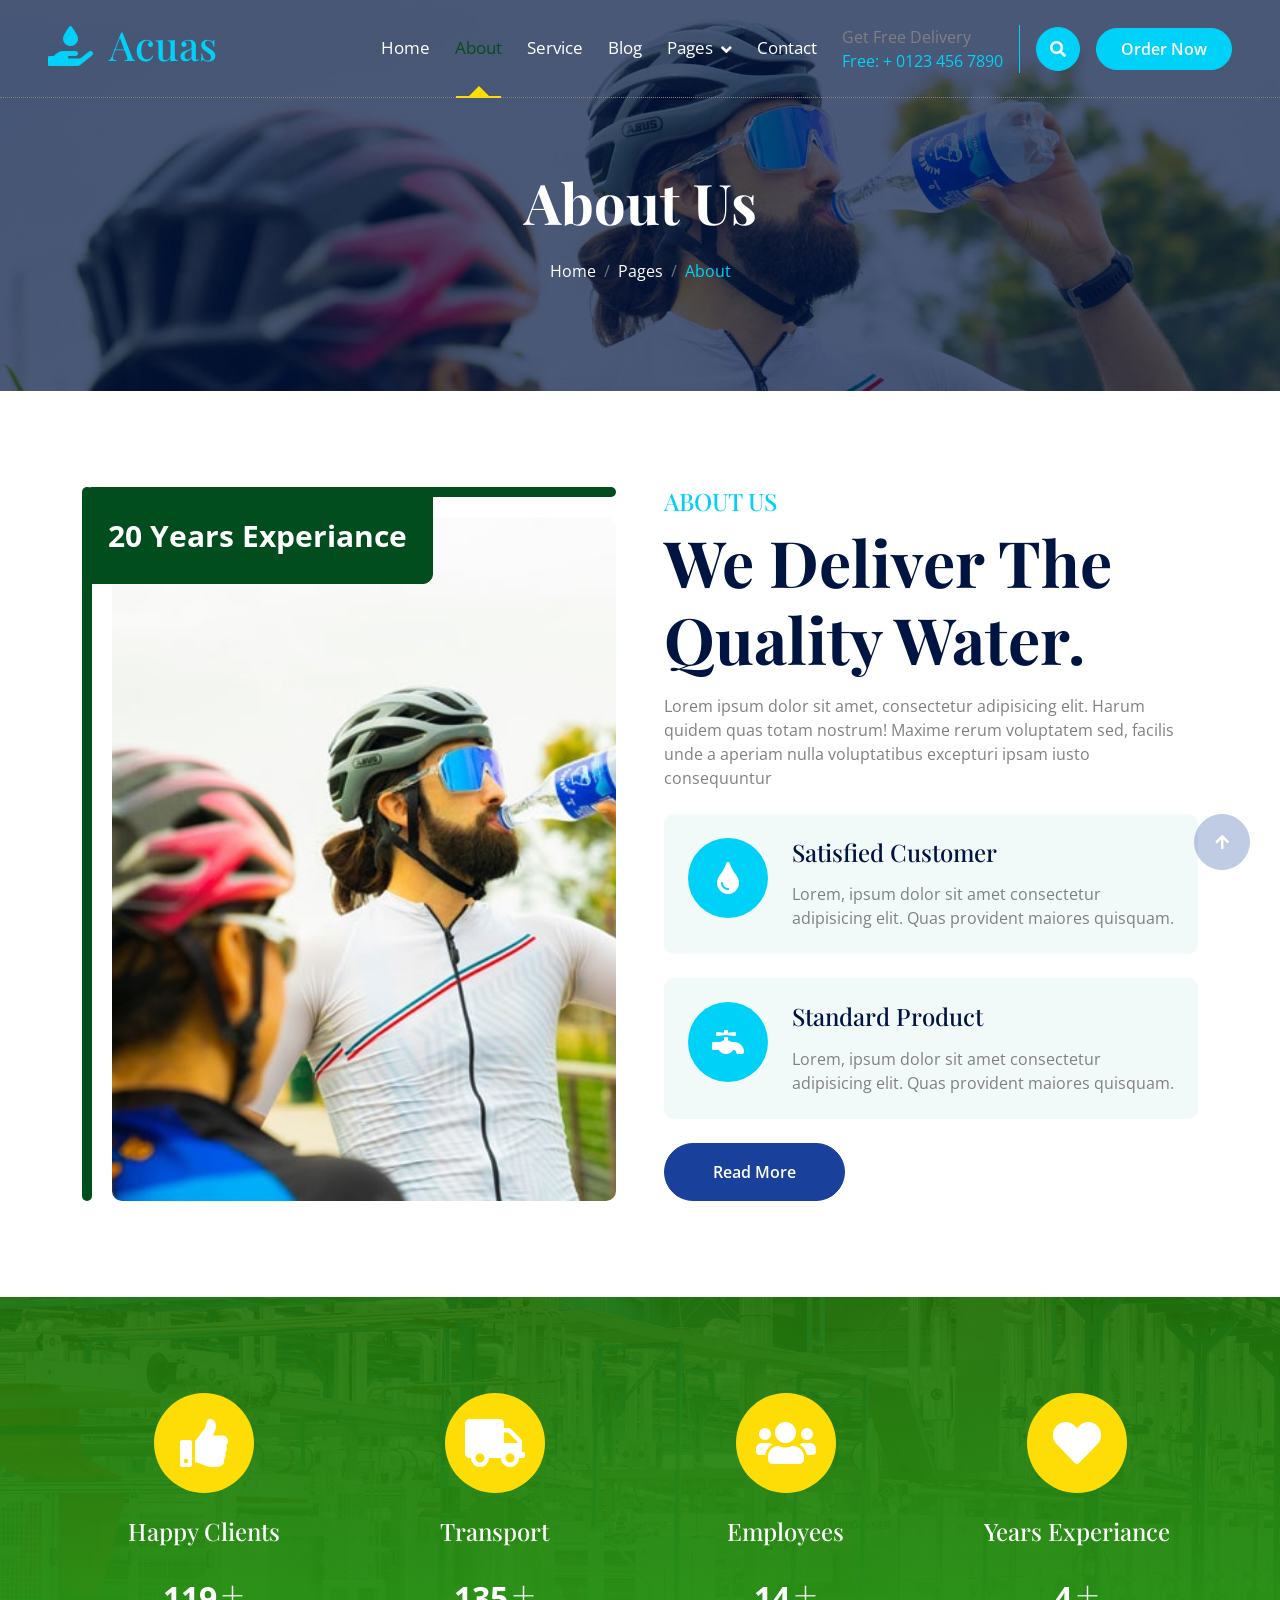
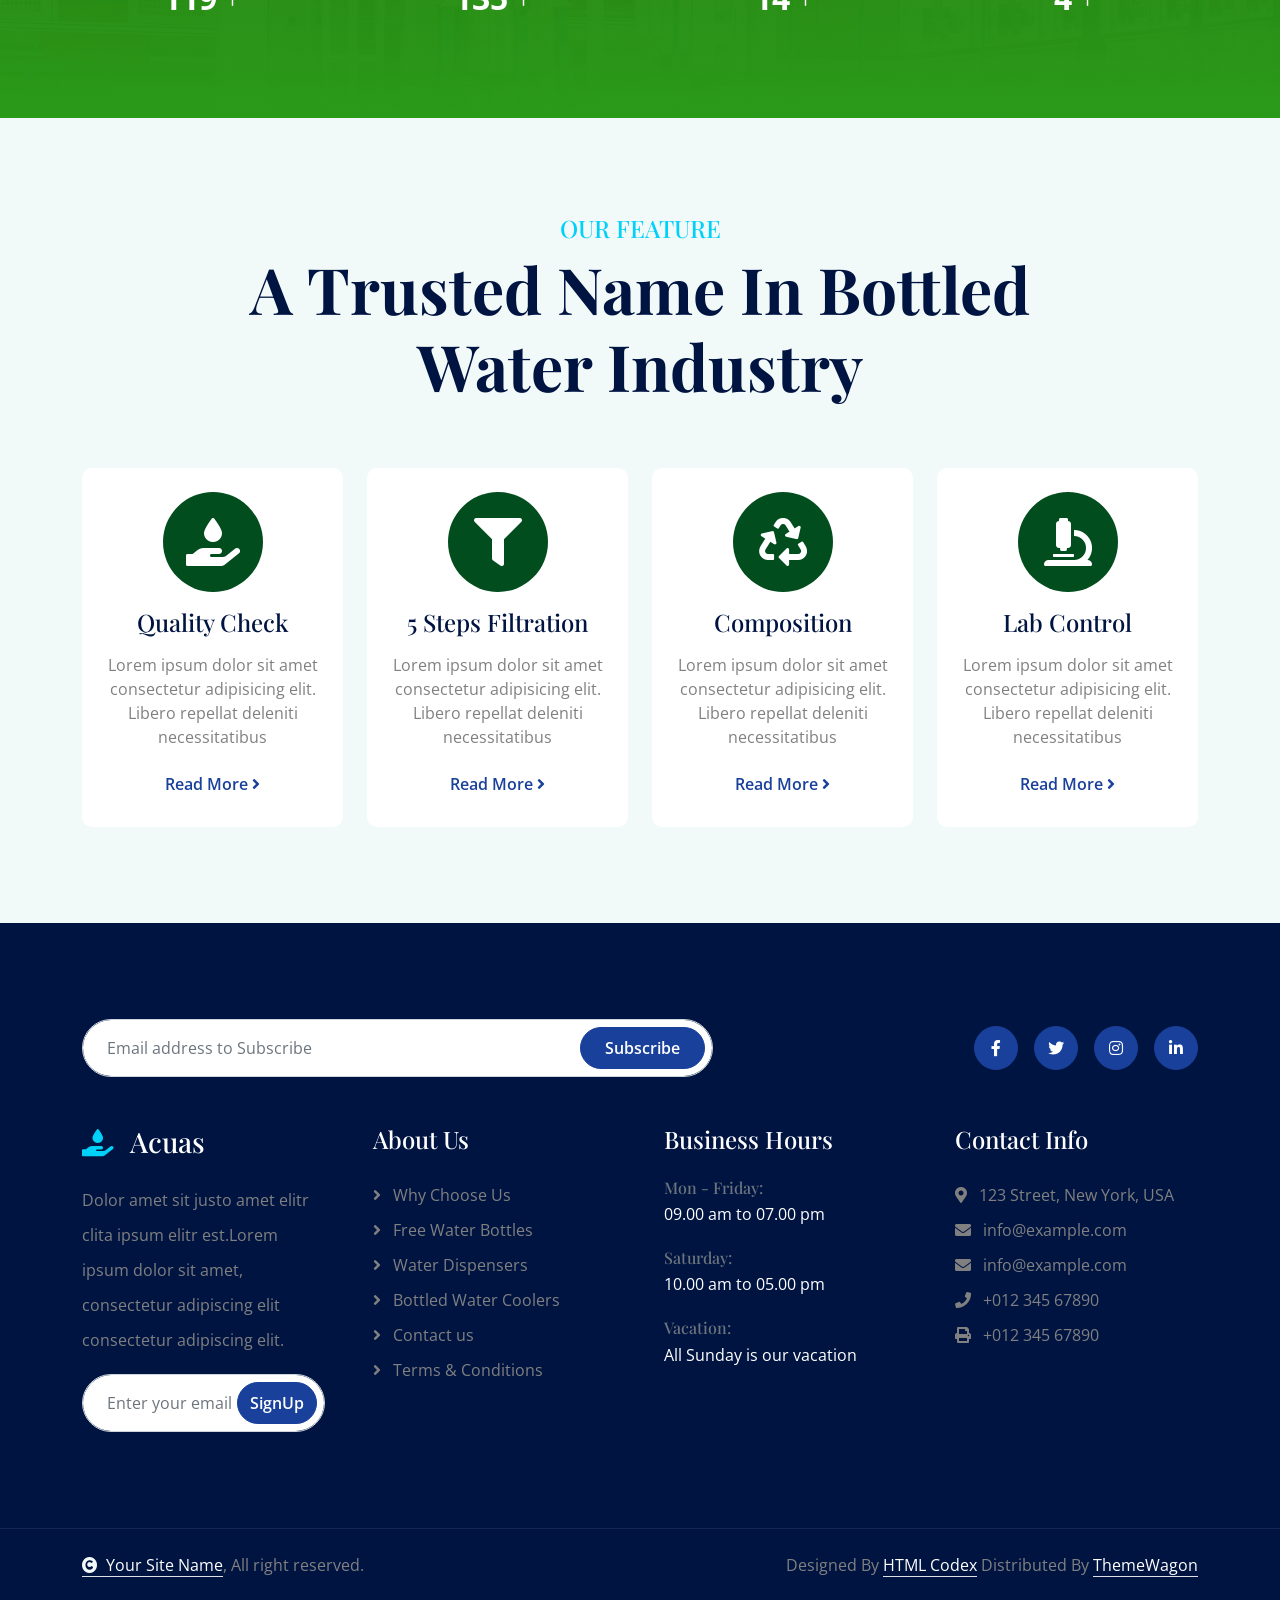
<file: acuas-1.0.0/about.html>
<!DOCTYPE html>
<html lang="en">

    <head>
        <meta charset="utf-8">
        <title>Acuas - Drinking Water Website Template</title>
        <meta content="width=device-width, initial-scale=1.0" name="viewport">
        <meta content="" name="keywords">
        <meta content="" name="description">

        <!-- Google Web Fonts -->
        <link rel="preconnect" href="https://fonts.googleapis.com">
        <link rel="preconnect" href="https://fonts.gstatic.com" crossorigin>
        <link href="https://fonts.googleapis.com/css2?family=Open+Sans:ital,wdth,wght@0,75..100,300..800;1,75..100,300..800&family=Playfair+Display:ital,wght@0,400..900;1,400..900&display=swap" rel="stylesheet"> 

        <!-- Icon Font Stylesheet -->
        <link rel="stylesheet" href="https://use.fontawesome.com/releases/v5.15.4/css/all.css"/>
        <link href="https://cdn.jsdelivr.net/npm/bootstrap-icons@1.4.1/font/bootstrap-icons.css" rel="stylesheet">

        <!-- Libraries Stylesheet -->
        <link href="lib/animate/animate.min.css" rel="stylesheet">
        <link href="lib/owlcarousel/assets/owl.carousel.min.css" rel="stylesheet">


        <!-- Customized Bootstrap Stylesheet -->
        <link href="css/bootstrap.min.css" rel="stylesheet">

        <!-- Template Stylesheet -->
        <link href="css/style.css" rel="stylesheet">
    </head>

    <body>

        <!-- Spinner Start -->
        <div id="spinner" class="show bg-white position-fixed translate-middle w-100 vh-100 top-50 start-50 d-flex align-items-center justify-content-center">
            <div class="spinner-border text-primary" style="width: 3rem; height: 3rem;" role="status">
                <span class="sr-only">Loading...</span>
            </div>
        </div>
        <!-- Spinner End -->

        <!-- Navbar & Hero Start -->
        <div class="container-fluid position-relative p-0">
            <nav class="navbar navbar-expand-lg navbar-light px-4 px-lg-5 py-3 py-lg-0">
                <a href="" class="navbar-brand p-0">
                    <h1 class="text-primary"><i class="fas fa-hand-holding-water me-3"></i>Acuas</h1>
                    <!-- <img src="img/logo.png" alt="Logo"> -->
                </a>
                <button class="navbar-toggler" type="button" data-bs-toggle="collapse" data-bs-target="#navbarCollapse">
                    <span class="fa fa-bars"></span>
                </button>
                <div class="collapse navbar-collapse" id="navbarCollapse">
                    <div class="navbar-nav ms-auto py-0">
                        <a href="index.html" class="nav-item nav-link">Home</a>
                        <a href="about.html" class="nav-item nav-link active">About</a>
                        <a href="service.html" class="nav-item nav-link">Service</a>
                        <a href="blog.html" class="nav-item nav-link">Blog</a>
                        <div class="nav-item dropdown">
                            <a href="#" class="nav-link dropdown-toggle" data-bs-toggle="dropdown">Pages</a>
                            <div class="dropdown-menu m-0">
                                <a href="feature.html" class="dropdown-item">Our Feature</a>
                                <a href="product.html" class="dropdown-item">Our Product</a>
                                <a href="team.html" class="dropdown-item">Our Team</a>
                                <a href="testimonial.html" class="dropdown-item">Testimonial</a>
                                <a href="404.html" class="dropdown-item">404 Page</a>
                            </div>
                        </div>
                        <a href="contact.html" class="nav-item nav-link">Contact</a>
                    </div>
                    <div class="d-none d-xl-flex me-3">
                        <div class="d-flex flex-column pe-3 border-end border-primary">
                            <span class="text-body">Get Free Delivery</span>
                            <a href="tel:+4733378901"><span class="text-primary">Free: + 0123 456 7890</span></a>
                        </div>
                    </div>
                    <button class="btn btn-primary btn-md-square d-flex flex-shrink-0 mb-3 mb-lg-0 rounded-circle me-3" data-bs-toggle="modal" data-bs-target="#searchModal"><i class="fas fa-search"></i></button>
                    <a href="" class="btn btn-primary rounded-pill d-inline-flex flex-shrink-0 py-2 px-4">Order Now</a>
                </div>
            </nav>

            <!-- Header Start -->
            <div class="container-fluid bg-breadcrumb">
                <div class="container text-center py-5" style="max-width: 900px;">
                    <h4 class="text-white display-4 mb-4 wow fadeInDown" data-wow-delay="0.1s">About Us</h4>
                    <ol class="breadcrumb d-flex justify-content-center mb-0 wow fadeInDown" data-wow-delay="0.3s">
                        <li class="breadcrumb-item"><a href="index.html">Home</a></li>
                        <li class="breadcrumb-item"><a href="#">Pages</a></li>
                        <li class="breadcrumb-item active text-primary">About</li>
                    </ol>    
                </div>
            </div>
            <!-- Header End -->
        </div>
        <!-- Navbar & Hero End -->

        <!-- Modal Search Start -->
        <div class="modal fade" id="searchModal" tabindex="-1" aria-labelledby="exampleModalLabel" aria-hidden="true">
            <div class="modal-dialog modal-fullscreen">
                <div class="modal-content rounded-0">
                    <div class="modal-header">
                        <h4 class="modal-title mb-0" id="exampleModalLabel">Search by keyword</h4>
                        <button type="button" class="btn-close" data-bs-dismiss="modal" aria-label="Close"></button>
                    </div>
                    <div class="modal-body d-flex align-items-center">
                        <div class="input-group w-75 mx-auto d-flex">
                            <input type="search" class="form-control p-3" placeholder="keywords" aria-describedby="search-icon-1">
                            <span id="search-icon-1" class="input-group-text btn border p-3"><i class="fa fa-search text-white"></i></span>
                        </div>
                    </div>
                </div>
            </div>
        </div>
        <!-- Modal Search End -->

        <!-- About Start -->
        <div class="container-fluid about py-5">
            <div class="container py-5">
                <div class="row g-5">
                    <div class="col-xl-6 wow fadeInLeft" data-wow-delay="0.2s">
                        <div class="about-img rounded h-100">
                            <img src="img/about.jpg" class="img-fluid rounded h-100 w-100" style="object-fit: cover;" alt="">
                            <div class="about-exp"><span>20 Years Experiance</span></div>
                        </div>
                    </div>
                    <div class="col-xl-6 wow fadeInRight" data-wow-delay="0.2s">
                        <div class="about-item">
                            <h4 class="text-primary text-uppercase">About Us</h4>
                            <h1 class="display-3 mb-3">We Deliver The Quality Water.</h1>
                            <p class="mb-4">Lorem ipsum dolor sit amet, consectetur adipisicing elit. Harum quidem quas totam nostrum! Maxime rerum voluptatem sed, facilis unde a aperiam nulla voluptatibus excepturi ipsam iusto consequuntur
                            </p>
                            <div class="bg-light rounded p-4 mb-4">
                                <div class="row">
                                    <div class="col-12">
                                        <div class="d-flex">
                                            <div class="pe-4">
                                                <div class="rounded-circle bg-primary d-flex align-items-center justify-content-center" style="width: 80px; height: 80px;"><i class="fas fa-tint text-white fa-2x"></i></div>
                                            </div>
                                            <div class="">
                                                <a href="#" class="h4 d-inline-block mb-3">Satisfied Customer</a>
                                                <p class="mb-0">Lorem, ipsum dolor sit amet consectetur adipisicing elit. Quas provident maiores quisquam.</p>
                                            </div>
                                        </div>
                                    </div>
                                </div>
                            </div>
                            <div class="bg-light rounded p-4 mb-4">
                                <div class="row">
                                    <div class="col-12">
                                        <div class="d-flex">
                                            <div class="pe-4">
                                                <div class="rounded-circle bg-primary d-flex align-items-center justify-content-center" style="width: 80px; height: 80px;"><i class="fas fa-faucet text-white fa-2x"></i></div>
                                            </div>
                                            <div class="">
                                                <a href="#" class="h4 d-inline-block mb-3">Standard Product</a>
                                                <p class="mb-0">Lorem, ipsum dolor sit amet consectetur adipisicing elit. Quas provident maiores quisquam.</p>
                                            </div>
                                        </div>
                                    </div>
                                </div>
                            </div>
                            <a href="#" class="btn btn-secondary rounded-pill py-3 px-5">Read More</a>
                        </div>
                    </div>
                </div>
            </div>
        </div>
        <!-- About End -->

        <!-- Fact Counter -->
        <div class="container-fluid counter py-5">
            <div class="container py-5">
                <div class="row g-5">
                    <div class="col-md-6 col-lg-6 col-xl-3 wow fadeInUp" data-wow-delay="0.2s">
                        <div class="counter-item">
                            <div class="counter-item-icon mx-auto">
                                <i class="fas fa-thumbs-up fa-3x text-white"></i>
                            </div>
                            <h4 class="text-white my-4">Happy Clients</h4>
                            <div class="counter-counting">
                                <span class="text-white fs-2 fw-bold" data-toggle="counter-up">456</span>
                                <span class="h1 fw-bold text-white">+</span>
                            </div>
                        </div>
                    </div>
                    <div class="col-md-6 col-lg-6 col-xl-3 wow fadeInUp" data-wow-delay="0.4s">
                        <div class="counter-item">
                            <div class="counter-item-icon mx-auto">
                                <i class="fas fa-truck fa-3x text-white"></i>
                            </div>
                            <h4 class="text-white my-4">Transport</h4>
                            <div class="counter-counting">
                                <span class="text-white fs-2 fw-bold" data-toggle="counter-up">513</span>
                                <span class="h1 fw-bold text-white">+</span>
                            </div>
                        </div>
                    </div>
                    <div class="col-md-6 col-lg-6 col-xl-3 wow fadeInUp" data-wow-delay="0.6s">
                        <div class="counter-item">
                            <div class="counter-item-icon mx-auto">
                                <i class="fas fa-users fa-3x text-white"></i>
                            </div>
                            <h4 class="text-white my-4">Employees</h4>
                            <div class="counter-counting">
                                <span class="text-white fs-2 fw-bold" data-toggle="counter-up">53</span>
                                <span class="h1 fw-bold text-white">+</span>
                            </div>
                        </div>
                    </div>
                    <div class="col-md-6 col-lg-6 col-xl-3 wow fadeInUp" data-wow-delay="0.8s">
                        <div class="counter-item">
                            <div class="counter-item-icon mx-auto">
                                <i class="fas fa-heart fa-3x text-white"></i>
                            </div>
                            <h4 class="text-white my-4">Years Experiance</h4>
                            <div class="counter-counting">
                                <span class="text-white fs-2 fw-bold" data-toggle="counter-up">17</span>
                                <span class="h1 fw-bold text-white">+</span>
                            </div>
                        </div>
                    </div>
                </div>
            </div>
        </div>
        <!-- Fact Counter -->

        <!-- feature Start -->
        <div class="container-fluid feature bg-light py-5">
            <div class="container py-5">
                <div class="text-center mx-auto pb-5 wow fadeInUp" data-wow-delay="0.2s" style="max-width: 800px;">
                    <h4 class="text-uppercase text-primary">Our Feature</h4>
                    <h1 class="display-3 text-capitalize mb-3">A Trusted Name In Bottled Water Industry</h1>
                </div>
                <div class="row g-4">
                    <div class=" col-md-6 col-lg-6 col-xl-3 wow fadeInUp" data-wow-delay="0.2s">
                        <div class="feature-item p-4">
                            <div class="feature-icon mb-3"><i class="fas fa-hand-holding-water text-white fa-3x"></i></div>
                            <a href="#" class="h4 mb-3">Quality Check</a>
                            <p class="mb-3">Lorem ipsum dolor sit amet consectetur adipisicing elit. Libero repellat deleniti necessitatibus</p>
                            <a href="#" class="btn text-secondary">Read More <i class="fa fa-angle-right"></i></a>
                        </div>
                    </div>
                    <div class="col-md-6 col-lg-6 col-xl-3 wow fadeInUp" data-wow-delay="0.4s">
                        <div class="feature-item p-4">
                            <div class="feature-icon mb-3"><i class="fas fa-filter text-white fa-3x"></i></div>
                            <a href="#" class="h4 mb-3">5 Steps Filtration</a>
                            <p class="mb-3">Lorem ipsum dolor sit amet consectetur adipisicing elit. Libero repellat deleniti necessitatibus</p>
                            <a href="#" class="btn text-secondary">Read More <i class="fa fa-angle-right"></i></a>
                        </div>
                    </div>
                    <div class="col-md-6 col-lg-6 col-xl-3 wow fadeInUp" data-wow-delay="0.6s">
                        <div class="feature-item p-4">
                            <div class="feature-icon mb-3"><i class="fas fa-recycle text-white fa-3x"></i></div>
                            <a href="#" class="h4 mb-3">Composition</a>
                            <p class="mb-3">Lorem ipsum dolor sit amet consectetur adipisicing elit. Libero repellat deleniti necessitatibus</p>
                            <a href="#" class="btn text-secondary">Read More <i class="fa fa-angle-right"></i></a>
                        </div>
                    </div>
                    <div class="col-md-6 col-lg-6 col-xl-3 wow fadeInUp" data-wow-delay="0.8s">
                        <div class="feature-item p-4">
                            <div class="feature-icon mb-3"><i class="fas fa-microscope text-white fa-3x"></i></div>
                            <a href="#" class="h4 mb-3">Lab Control</a>
                            <p class="mb-3">Lorem ipsum dolor sit amet consectetur adipisicing elit. Libero repellat deleniti necessitatibus</p>
                            <a href="#" class="btn text-secondary">Read More <i class="fa fa-angle-right"></i></a>
                        </div>
                    </div>
                </div>
            </div>
        </div>
        <!-- feature End -->

        <!-- Footer Start -->
        <div class="container-fluid footer py-5 wow fadeIn" data-wow-delay="0.2s">
            <div class="container py-5">
                <div class="row g-5 mb-5 align-items-center">
                    <div class="col-lg-7">
                        <div class="position-relative mx-auto">
                            <input class="form-control rounded-pill w-100 py-3 ps-4 pe-5" type="text" placeholder="Email address to Subscribe">
                            <button type="button" class="btn btn-secondary rounded-pill position-absolute top-0 end-0 py-2 px-4 mt-2 me-2">Subscribe</button>
                        </div>
                    </div>
                    <div class="col-lg-5">
                        <div class="d-flex align-items-center justify-content-center justify-content-lg-end">
                            <a class="btn btn-secondary btn-md-square rounded-circle me-3" href=""><i class="fab fa-facebook-f"></i></a>
                            <a class="btn btn-secondary btn-md-square rounded-circle me-3" href=""><i class="fab fa-twitter"></i></a>
                            <a class="btn btn-secondary btn-md-square rounded-circle me-3" href=""><i class="fab fa-instagram"></i></a>
                            <a class="btn btn-secondary btn-md-square rounded-circle me-0" href=""><i class="fab fa-linkedin-in"></i></a>
                        </div>
                    </div>
                </div>
                <div class="row g-5">
                    <div class="col-md-6 col-lg-6 col-xl-3">
                        <div class="footer-item d-flex flex-column">
                            <div class="footer-item">
                                <h3 class="text-white mb-4"><i class="fas fa-hand-holding-water text-primary me-3"></i>Acuas</h3>
                                <p class="mb-3">Dolor amet sit justo amet elitr clita ipsum elitr est.Lorem ipsum dolor sit amet, consectetur adipiscing elit consectetur adipiscing elit.</p>
                            </div>
                            <div class="position-relative">
                                <input class="form-control rounded-pill w-100 py-3 ps-4 pe-5" type="text" placeholder="Enter your email">
                                <button type="button" class="btn btn-secondary rounded-pill position-absolute top-0 end-0 py-2 mt-2 me-2">SignUp</button>
                            </div>
                        </div>
                    </div>
                    <div class="col-md-6 col-lg-6 col-xl-3">
                        <div class="footer-item d-flex flex-column">
                            <h4 class="text-white mb-4">About Us</h4>
                            <a href="#"><i class="fas fa-angle-right me-2"></i> Why Choose Us</a>
                            <a href="#"><i class="fas fa-angle-right me-2"></i> Free Water Bottles</a>
                            <a href="#"><i class="fas fa-angle-right me-2"></i> Water Dispensers</a>
                            <a href="#"><i class="fas fa-angle-right me-2"></i> Bottled Water Coolers</a>
                            <a href="#"><i class="fas fa-angle-right me-2"></i> Contact us</a>
                            <a href="#"><i class="fas fa-angle-right me-2"></i> Terms & Conditions</a>
                        </div>
                    </div>
                    <div class="col-md-6 col-lg-6 col-xl-3">
                        <div class="footer-item d-flex flex-column">
                            <h4 class="text-white mb-4">Business Hours</h4>
                            <div class="mb-3">
                                <h6 class="text-muted mb-0">Mon - Friday:</h6>
                                <p class="text-white mb-0">09.00 am to 07.00 pm</p>
                            </div>
                            <div class="mb-3">
                                <h6 class="text-muted mb-0">Saturday:</h6>
                                <p class="text-white mb-0">10.00 am to 05.00 pm</p>
                            </div>
                            <div class="mb-3">
                                <h6 class="text-muted mb-0">Vacation:</h6>
                                <p class="text-white mb-0">All Sunday is our vacation</p>
                            </div>
                        </div>
                    </div>
                    <div class="col-md-6 col-lg-6 col-xl-3">
                        <div class="footer-item d-flex flex-column">
                            <h4 class="text-white mb-4">Contact Info</h4>
                            <a href="#"><i class="fa fa-map-marker-alt me-2"></i> 123 Street, New York, USA</a>
                            <a href="mailto:info@example.com"><i class="fas fa-envelope me-2"></i> info@example.com</a>
                            <a href="mailto:info@example.com"><i class="fas fa-envelope me-2"></i> info@example.com</a>
                            <a href="tel:+012 345 67890"><i class="fas fa-phone me-2"></i> +012 345 67890</a>
                            <a href="tel:+012 345 67890" class="mb-3"><i class="fas fa-print me-2"></i> +012 345 67890</a>
                        </div>
                    </div>
                </div>
            </div>
        </div>
        <!-- Footer End -->

        
        <!-- Copyright Start -->
        <div class="container-fluid copyright py-4">
            <div class="container">
                <div class="row g-4 align-items-center">
                    <div class="col-md-6 text-center text-md-start mb-md-0">
                        <span class="text-body"><a href="#" class="border-bottom text-white"><i class="fas fa-copyright text-light me-2"></i>Your Site Name</a>, All right reserved.</span>
                    </div>
                    <div class="col-md-6 text-center text-md-end text-body">
                        <!--/*** This template is free as long as you keep the below author’s credit link/attribution link/backlink. ***/-->
                        <!--/*** If you'd like to use the template without the below author’s credit link/attribution link/backlink, ***/-->
                        <!--/*** you can purchase the Credit Removal License from "https://htmlcodex.com/credit-removal". ***/-->
                        Designed By <a class="border-bottom text-white" href="https://htmlcodex.com">HTML Codex</a> Distributed By <a class="border-bottom text-white" href="https://themewagon.com">ThemeWagon</a>
                    </div>
                </div>
            </div>
        </div>
        <!-- Copyright End -->


        <!-- Back to Top -->
        <a href="#" class="btn btn-secondary btn-lg-square rounded-circle back-to-top"><i class="fa fa-arrow-up"></i></a>   

        
    <!-- JavaScript Libraries -->
    <script src="https://ajax.googleapis.com/ajax/libs/jquery/3.6.4/jquery.min.js"></script>
    <script src="https://cdn.jsdelivr.net/npm/bootstrap@5.0.0/dist/js/bootstrap.bundle.min.js"></script>
    <script src="lib/wow/wow.min.js"></script>
    <script src="lib/easing/easing.min.js"></script>
    <script src="lib/waypoints/waypoints.min.js"></script>
    <script src="lib/counterup/counterup.min.js"></script>
    <script src="lib/owlcarousel/owl.carousel.min.js"></script>
    

    <!-- Template Javascript -->
    <script src="js/main.js"></script>
    </body>

</html>
</file>
<file: acuas-1.0.0/css/style.css>
/*** Spinner Start ***/
/*** Spinner ***/

.text-primary-celccar{
    color : #024D1D
}

.text-yellow-celccar{
    color : #FEDC06
}

#spinner {
    opacity: 0;
    visibility: hidden;
    transition: opacity .5s ease-out, visibility 0s linear .5s;
    z-index: 99999;
}

#spinner.show {
    transition: opacity .5s ease-out, visibility 0s linear 0s;
    visibility: visible;
    opacity: 1;
}
/*** Spinner End ***/

.back-to-top {
    position: fixed;
    right: 30px;
    bottom: 30px;
    transition: 0.5s;
    z-index: 99;
}

/*** Button Start ***/
.btn {
    font-weight: 600;
    transition: .5s;
}

.btn-square {
    width: 32px;
    height: 32px;
}

.btn-sm-square {
    width: 34px;
    height: 34px;
}

.btn-md-square {
    width: 44px;
    height: 44px;
}

.btn-lg-square {
    width: 56px;
    height: 56px;
}

.btn-xl-square {
    width: 66px;
    height: 66px;
}

.btn-square,
.btn-sm-square,
.btn-md-square,
.btn-lg-square,
.btn-xl-square {
    padding: 0;
    display: flex;
    align-items: center;
    justify-content: center;
    font-weight: normal;
}

.btn.btn-primary {
    color: var(--bs-white);
}

.btn.btn-primary:hover {
    background: var(--bs-success);
    border: 1px solid var(--bs-success);
}

.btn.btn-secondary {
    color: var(--bs-white);
}

.btn.btn-secondary:hover {
    background: var(--bs-primary);
    border: 1px solid var(--bs-primary);
}
/*** Topbar Start ***/

/*** Navbar ***/
.navbar-light .navbar-nav .nav-link {
    position: relative;
    margin-right: 25px;
    padding: 35px 0;
    color: var(--bs-white);
    font-size: 17px;
    font-weight: 400;
    outline: none;
    transition: .5s;
}

.sticky-top.navbar-light .navbar-nav .nav-link {
    padding: 20px 0;
    color: var(--bs-dark);
}

.navbar-light .navbar-nav .nav-link:hover,
.navbar-light .navbar-nav .nav-link.active {
    color: var(--bs-green);
}

.navbar-light .navbar-brand img {
    max-height: 60px;
    transition: .5s;
}

.sticky-top.navbar-light .navbar-brand img {
    max-height: 45px;
}

.navbar .dropdown-toggle::after {
    border: none;
    content: "\f107";
    font-family: "Font Awesome 5 Free";
    font-weight: 600;
    vertical-align: middle;
    margin-left: 8px;
}

.dropdown .dropdown-menu a:hover {
    background: var(--bs-primary);
    color: var(--bs-white);
}

.navbar .nav-item:hover .dropdown-menu {
    transform: rotateX(0deg);
    visibility: visible;
    background: var(--bs-light);
    transition: .5s;
    opacity: 1;
}

@media (max-width: 991.98px) {
    .sticky-top.navbar-light {
        position: relative;
        background: var(--bs-white);
    }

    .navbar.navbar-expand-lg .navbar-toggler {
        padding: 10px 20px;
        border: 1px solid var(--bs-success);
        color: var(--bs-success);
    }

    .navbar-light .navbar-collapse {
        margin-top: 15px;
        border-top: 1px solid rgba(0, 0, 0, .08);
    }

    .navbar-light .navbar-nav .nav-link,
    .sticky-top.navbar-light .navbar-nav .nav-link {
        padding: 10px 0;
        margin-left: 0;
        color: var(--bs-dark);
    }

    .navbar-light .navbar-brand img {
        max-height: 45px;
    }
}

@media (min-width: 992px) {
    .navbar .nav-item .dropdown-menu {
        display: block;
        visibility: hidden;
        top: 100%;
        transform: rotateX(-75deg);
        transform-origin: 0% 0%;
        border: 0;
        border-radius: 10px;
        transition: .5s;
        opacity: 0;
    }

    .navbar-light {
        position: absolute;
        width: 100%;
        top: 0;
        left: 0;
        border-top: 0;
        border-right: 0;
        border-bottom: 1px solid;
        border-left: 0;
        border-style: dotted;
        z-index: 999;
    }
    
    .sticky-top.navbar-light {
        position: fixed;
        background: var(--bs-light);
        border: none;
    }

    .navbar-light .navbar-nav .nav-item::before {
        position: absolute;
        content: "";
        width: 0;
        height: 2px;
        bottom: -1px;
        left: 50%;
        background: var(--bs-yellow);
        transition: .5s;
    }

    .sticky-top.navbar-light .navbar-nav .nav-item::before {
        bottom: 0;
    }

    .navbar-light .navbar-nav .nav-item::after {
        content: "";
        position: absolute;
        bottom: 1px;
        left: 50%;
        transform: translateX(-50%);
        border: 10px solid;
        border-color: transparent transparent var(--bs-yellow) transparent;
        opacity: 0;
        transition: 0.5s;
    }

    .navbar-light .navbar-nav .nav-item:hover::after,
    .navbar-light .navbar-nav .nav-item.active::after {
        bottom: 1px;
        opacity: 1;
    }

    .navbar-light .navbar-nav .nav-item:hover::before,
    .navbar-light .navbar-nav .nav-item.active::before {
        width: calc(100% - 2px);
        left: 1px;
    }

    .navbar-light .navbar-nav .nav-link.nav-contact::before {
        display: none;
    }
}
/*** Carousel Hero Header Start ***/
.carousel-header {
    position: relative;
    overflow: hidden;
}

.carousel-indicators {
    display: none;
}

.carousel .carousel-control-prev,
.carousel .carousel-control-next {
    width: 0;
}

.carousel .carousel-control-prev .carousel-control-prev-icon,
.carousel .carousel-control-next .carousel-control-next-icon {
    position: absolute;
    top: 50%;
    transform: translateY(-50%);
    padding: 25px 25px;
    display: flex;
    align-items: center;
    justify-content: center;
    background: var(--bs-success);
    transition: 0.5s;
}

.carousel .carousel-control-prev .carousel-control-prev-icon {
    left: 0;
    border-left: 0;
    border-top-left-radius: 0;
    border-top-right-radius: 50px;
    border-bottom-left-radius: 0;
    border-bottom-right-radius: 50px;

}

.carousel .carousel-control-next .carousel-control-next-icon {
    right: 0;
    border-right: 0;
    border-top-left-radius: 50px;
    border-top-right-radius: 0;
    border-bottom-left-radius: 50px;
    border-bottom-right-radius: 0;
}

.carousel .carousel-control-prev .carousel-control-prev-icon:hover,
.carousel .carousel-control-next .carousel-control-next-icon:hover {
    background: var(--bs-success);
}

.carousel .carousel-inner .carousel-item {
    position: relative;
}

.carousel .carousel-inner .carousel-item .carousel-caption-1  {
    position: absolute;
    width: 100%;
    height: 100%;
    top: 0;
    left: 0;
    padding-top: 100px;
    display: flex;
    align-items: center;
    justify-content: end;
    background: linear-gradient(rgba(0, 0, 0, .5), rgba(0, 0, 0, 0.5));
    background-size: cover;
}

.carousel-caption-1-content {
    text-align: end;
    padding-right: 100px;
}

.carousel-caption-1-content .carousel-caption-1-content-btn {
    display: flex;
    justify-content: end;
}

.carousel .carousel-inner .carousel-item .carousel-caption-2  {
    position: absolute;
    width: 100%;
    height: 100%;
    top: 0;
    left: 0;
    padding-top: 100px;
    display: flex;
    align-items: center;
    text-align: center;
    background: linear-gradient(rgba(0, 0, 0, .5), rgba(0, 0, 0, 0.5));
    background-size: cover;
}

.carousel-caption-2-content {
    text-align: start;
    padding-left: 100px;
}

.carousel-caption-2-content .carousel-caption-2-content-btn {
    display: flex;
    justify-content: start;
}


@media (max-width: 992px) {
    .carousel .carousel-inner .carousel-item {
        height: 700px;
        margin-top: -100px;
    }

    .carousel .carousel-inner .carousel-item img {
        height: 700px;
        object-fit: cover;
    }


    .carousel .carousel-inner .carousel-item .carousel-caption-1 {
        max-width: 100% !important;
        justify-content: center;
    }

    .carousel-caption-1-content {
        padding: 0 20px !important;
        text-align: center !important;
    }

    .carousel-caption-1-content .carousel-caption-1-content-btn {
        justify-content: center;
    }


    .carousel .carousel-inner .carousel-item .carousel-caption-2 {
        max-width: 100% !important;
        justify-content: center;
    }

    .carousel-caption-2-content {
        padding: 0 20px !important;
        text-align: center !important;
    }

    .carousel-caption-2-content .carousel-caption-2-content-btn {
        justify-content: center;
    }



    .carousel .carousel-control-prev .carousel-control-prev-icon,
    .carousel .carousel-control-next .carousel-control-next-icon {
        display: none;
    }
}

.modal .modal-header {
    height: 100px;
}

#searchModal .modal-content {
    background: rgba(255, 255, 255, .6);
}
/*** Carousel Hero Header End ***/

/*** Single Page Hero Header Start ***/
.bg-breadcrumb {
    position: relative;
    overflow: hidden;
    background: linear-gradient(rgba(0, 20, 66, 0.7), rgba(0, 20, 66, 0.7)), url(../img/breadcrumb.jpg);
    background-position: center top;
    background-repeat: no-repeat;
    background-size: cover;
    padding: 120px 0 60px 0;
    transition: 0.5s;
}

.bg-breadcrumb .breadcrumb {
    position: relative;
}

.bg-breadcrumb .breadcrumb .breadcrumb-item a {
    color: var(--bs-white);
}

@media (max-width: 992px) {
    .bg-breadcrumb {
        padding: 60px 0 60px 0;
    }
}
/*** Single Page Hero Header End ***/


/*** Features Start ***/
.feature .feature-item {
    display: flex;
    flex-direction: column;
    align-items: center;
    text-align: center;
    background: var(--bs-white);
    border-radius: 10px;
    transition: 0.5s;
}

.feature .feature-item:hover {
    box-shadow: 0 0 45px rgba(0, 0, 0, .08);
}

.feature .feature-item .feature-icon {
    width: 100px;
    height: 100px;
    border-radius: 50px;
    display: flex;
    align-items: center;
    justify-content: center;
    background: #024D1D;
}

.feature .feature-item .feature-icon i {
    transition: 0.5s;
}

.feature .feature-item:hover .feature-icon i {
    transform: rotate(360deg);
}

.feature .feature-item a.btn {
    transition: 0.5s;
}

.feature .feature-item:hover a.btn:hover {
    color: var(--bs-primary) !important;
}
/*** Features End ***/

/*** About Start ***/
.about .about-img {
    position: relative;
    padding-bottom: 30px;
    margin-top: 30px; 
    margin-left: 30px;
}

.about .about-img::before {
    content: "";
    position: absolute;
    width: 100%;
    height: 10px;
    top: -30px;
    right: 0;
    border-radius: 10px;
    background: var(--bs-success);

}

.about .about-img::after {
    content: "";
    position: absolute;
    width: 10px;
    height: 100%;
    left: -30px;
    bottom: 30px;
    border-radius: 10px;
    background: var(--bs-success);
}

.about .about-img .about-exp {
    position: absolute;
    top: 0;
    left: 0;
    padding: 25px;
    font-size: 30px;
    font-weight: bold;
    background: var(--bs-success);
    color: var(--bs-white);
    border: 1px solid var(--bs-success);
    margin-top: -30px;
    margin-left: -30px;
    border-radius: 10px;
}
/*** About End ***/

/*** Service Start ***/
.service-item {
    position: relative;
    box-shadow: 0 0 45px rgba(0, 0, 0, .08);
}

.service-item::after {
    content: "";
    position: absolute;
    width: 0;
    height: 0;
    left: 0;
    bottom: 0;
    border-radius: 10px;
    background: var(--bs-yellow);
    transition: 0.5s;
    z-index: 1;
}

.service-item:hover::after {
    width: 100%;
    height: 100%;
}

.service-item:hover .service-content,
.service-item:hover .service-btn {
    position: relative;
    z-index: 2;
}

.service-item .service-content a,
.service-item .service-content p {
    transition: 0.5s;
}

.service-item:hover .service-content a:hover {
    color: var(--bs-secondary);
}

.service-item:hover .service-content p {
    color: var(--bs-white);
} 

.service-item .service-btn {
    width: 80px;
    height: 80px;
    border-radius: 50px;
    display: flex;
    align-items: center;
    justify-content: center;
    background: var(--bs-success);
    transition: 0.5s;
}

.service-item .service-btn i {
    transition: 0.5s;
}

.service-item:hover .service-btn {
    background: var(--bs-success);
}

.service-item:hover .service-btn i {
    transform: rotate(360deg);
    color: var(--bs-white) !important;
}
/*** Service End ***/


/*** Counter Start ***/
.counter {
    position: relative;
    overflow: hidden;
    background: linear-gradient(rgb(33 116 7 / 0.9), rgb(42 154 25)), url(../img/fact-bg.jpg);
    background-position: center top;
    background-repeat: no-repeat;
    background-size: cover;
}

.counter .counter-item {
    display: flex;
    flex-direction: column;
    justify-content: center;
    text-align: center;
}

.counter .counter-item .counter-item-icon {
    width: 100px;
    height: 100px;
    border-radius: 50px;
    background: var(--bs-yellow);
    display: inline-flex;
    align-items: center;
    justify-content: center;
}
/*** Counter End ***/


/*** Products Start ***/
.product .product-item {
    border: 1px solid rgba(196, 211, 211, 0.9);
    border-radius: 10px;
}

/*** Products End ***/

/*** Blog Start ***/
.blog .blog-item {
    border-radius: 10px;
    background: var(--bs-light);
    transition: 0.5s;
}

.blog .blog-item:hover {
    box-shadow: 0 0 45px rgba(0, 0, 0, 0.2);
}

.blog .blog-item .blog-img {
    position: relative;
    overflow: hidden;
    border-top-left-radius: 10px;
    border-top-right-radius: 10px;
}

.blog .blog-item .blog-img::after {
    content: "";
    position: absolute;
    width: 100%;
    height: 100%;
    top: 0;
    left: 0;
    border-top-left-radius: 10px;
    border-top-right-radius: 10px;
    transition: 0.5s;
    z-index: 1;
}

.blog .blog-item .blog-img img {
    transition: 0.5s;
}

.blog .blog-item:hover .blog-img img {
    transform: scale(1.2);
}

.blog .blog-item:hover .blog-img::after {
    background: rgba(0, 209, 249, 0.2);
}

.blog .blog-item .blog-date {
    position: absolute;
    top: 25px;
    left: 25px;
    border-radius: 10px;
    background: var(--bs-yellow);
    color: var(--bs-white);
    z-index: 2;
}

.blog .blog-item .blog-content a {
    transition: 0.5s;
}

.blog .blog-item:hover .blog-content a:hover {
    color: var(--bs-yellow) !important;
}
/*** Blog End ***/

/*** Team Start ***/
.team .team-item {
    position: relative;
    overflow: hidden;
    background: var(--bs-white);
    border: 1px solid var(--bs-secondary);
    border-radius: 10px;
}

.team .team-item .team-inner {
    transition: 0.5s;
}
.team .team-item:hover .team-inner {
    box-shadow: 0 0 45px rgba(0, 0, 0, 0.2);
}

.team .team-item .team-inner .team-img {
    position: relative;
    z-index: 2;
}

.team .team-item .team-inner .team-img::after {
    content: "";
    width: 100%;
    height: 0;
    position: absolute;
    top: 0;
    left: 0;
    border-top-left-radius: 10px;
    border-top-right-radius: 10px;
    background: rgba(0, 209, 249, 0.2);
    transition: 0.5s;
    z-index: 3;
}

.team .team-item:hover .team-inner .team-img::after {
    height: 100%;
}

.team .team-item .team-inner .team-img .team-share {
    position: absolute;
    left: 10px;
    bottom: 10px;
    transition: 0.5s;
    z-index: 2;
}

.team .team-item:hover .team-inner .team-img .team-share {
    opacity: 0;
}

.team .team-item .team-inner .team-img .team-icon {
    position: absolute;
    bottom: 0;
    left: -100%;
    border-bottom-left-radius: 0 !important; 
    border-top-left-radius: 0 !important;
    display: inline-flex;
    background: var(--bs-yellow);
    transition: 0.5s;
    z-index: 4;
}

.team .team-item:hover .team-inner .team-img .team-icon { 
    left: -25px; 
}
/*** Team End ***/


/*** testimonial Start ***/
.testimonial .owl-nav .owl-prev {
    position: absolute;
    top: -58px;
    right: 0;
    background: var(--bs-primary);
    color: var(--bs-white);
    padding: 5px 30px;
    border-radius: 30px;
    transition: 0.5s;
}

.testimonial .owl-nav .owl-prev:hover {
    background: var(--bs-secondary);
    color: var(--bs-white);
}

.testimonial .owl-nav .owl-next {
    position: absolute;
    top: -58px;
    right: 88px;
    background: var(--bs-primary);
    color: var(--bs-white);
    padding: 5px 30px;
    border-radius: 30px;
    transition: 0.5s;
}

.testimonial .owl-nav .owl-next:hover {
    background: var(--bs-secondary);
    color: var(--bs-white);
}

.testimonial-carousel .owl-dots {
    display: flex;
    justify-content: center;
    margin-left: 20px;
    margin-top: 20px;
}

.testimonial-carousel .owl-dots .owl-dot {
    width: 20px;
    height: 20px;
    border-radius: 20px;
    margin-right: 15px;
    border: 1px solid var(--bs-secondary);
    background: var(--bs-primary);
    transition: 0.5s;
}

.testimonial-carousel .owl-dots .owl-dot.active {
    width: 20px;
    height: 20px;
    border-radius: 20px;
    border: 1px solid var(--bs-primary);
    background: var(--bs-secondary) !important;
    transition: 0.5s;
}

.testimonial-carousel .owl-dots .owl-dot span {
    position: relative;
    margin-top: 50%;
    margin-left: 50%;
    transform: translate(-50%, -50%);
    display: flex;
    align-items: center;
    justify-content: center;
    text-align: center;
}

.testimonial-carousel .owl-dots .owl-dot span::after {
    content: "";
    width: 8px;
    height: 8px;
    border-radius: 8px;
    position: absolute;
    top: 50%;
    left: 0;
    transform: translateY(-50%);
    display: flex;
    align-items: center;
    justify-content: center;
    text-align: center;
    background: var(--bs-white);
}

@media (max-width: 992px) {
    .owl-carousel.testimonial-carousel {
        padding-top: 30px;
    }

    .testimonial .owl-nav .owl-prev,
    .testimonial .owl-nav .owl-next {
        top: -30px;
    }
}
/*** testimonial End ***/

/*** Footer Start ***/
.footer {
    background: var(--bs-dark);
}

.footer .footer-item a {
    line-height: 35px;
    color: var(--bs-body);
    transition: 0.5s;
}

.footer .footer-item p {
    line-height: 35px;
}

.footer .footer-item a:hover {
    letter-spacing: 1px;
    color: var(--bs-primary);
}

.footer .footer-item .footer-btn a,
.footer .footer-item .footer-btn a i {
    transition: 0.5s;
}

.footer .footer-item .footer-btn a:hover {
    background: var(--bs-white);
}

.footer .footer-item .footer-btn a:hover i {
    color: var(--bs-primary) !important;
}
/*** Footer End ***/

/*** copyright Start ***/
.copyright {
    border-top: 1px solid rgba(255, 255, 255, 0.08);
    background: var(--bs-dark);
}
/*** copyright end ***/
</file>
<file: chariteam-1.0.0/css/style.css>
/********** Template CSS **********/
:root {
    --primary: #FF6F0F;
    --secondary: #FFF0E6;
    --light: #F8F8F9;
    --dark: #001D23;
}

.back-to-top {
    position: fixed;
    display: none;
    right: 30px;
    bottom: 30px;
    z-index: 99;
}


/*** Spinner ***/
#spinner {
    opacity: 0;
    visibility: hidden;
    transition: opacity .5s ease-out, visibility 0s linear .5s;
    z-index: 99999;
}

#spinner.show {
    transition: opacity .5s ease-out, visibility 0s linear 0s;
    visibility: visible;
    opacity: 1;
}


/*** Button ***/
.btn {
    font-weight: 500;
    transition: .5s;
}

.btn.btn-primary,
.btn.btn-outline-primary:hover {
    color: #FFFFFF;
}

.btn.btn-primary:hover {
    color: var(--primary);
    background: transparent;
}

.btn-square {
    width: 38px;
    height: 38px;
}

.btn-sm-square {
    width: 32px;
    height: 32px;
}

.btn-lg-square {
    width: 48px;
    height: 48px;
}

.btn-square,
.btn-sm-square,
.btn-lg-square {
    padding: 0;
    display: flex;
    align-items: center;
    justify-content: center;
    font-weight: normal;
}


/*** Navbar ***/
.fixed-top {
    transition: .5s;
}

.top-bar {
    height: 45px;
    border-bottom: 1px solid rgba(255, 255, 255, .07);
}

.navbar .dropdown-toggle::after {
    border: none;
    content: "\f107";
    font-family: "Font Awesome 5 Free";
    font-weight: 900;
    vertical-align: middle;
    margin-left: 8px;
}

.navbar .navbar-nav .nav-link {
    margin-right: 30px;
    padding: 25px 0;
    color: #FFFFFF;
    font-weight: 500;
    outline: none;
}

.navbar .navbar-nav .nav-link:hover,
.navbar .navbar-nav .nav-link.active {
    color: var(--primary);
}

@media (max-width: 991.98px) {
    .navbar .navbar-nav {
        margin-top: 10px;
        border-top: 1px solid rgba(0, 0, 0, .07);
        background: var(--dark);
    }

    .navbar .navbar-nav .nav-link {
        padding: 10px 0;
    }
}

@media (min-width: 992px) {
    .navbar .nav-item .dropdown-menu {
        display: block;
        visibility: hidden;
        top: 100%;
        transform: rotateX(-75deg);
        transform-origin: 0% 0%;
        transition: .5s;
        opacity: 0;
    }

    .navbar .nav-item:hover .dropdown-menu {
        transform: rotateX(0deg);
        visibility: visible;
        transition: .5s;
        opacity: 1;
    }
}


/*** Header ***/
.carousel-caption {
    top: 0;
    left: 0;
    right: 0;
    bottom: 0;
    display: flex;
    align-items: center;
    justify-content: center;
    text-align: center;
    background: rgba(0, 29, 35, .8);
    z-index: 1;
}

.carousel-control-prev,
.carousel-control-next {
    width: 15%;
}

.carousel-control-prev-icon,
.carousel-control-next-icon {
    width: 3rem;
    height: 3rem;
    background-color: var(--dark);
    border: 12px solid var(--dark);
    border-radius: 3rem;
}

@media (max-width: 768px) {
    #header-carousel .carousel-item {
        position: relative;
        min-height: 450px;
    }
    
    #header-carousel .carousel-item img {
        position: absolute;
        width: 100%;
        height: 100%;
        object-fit: cover;
    }
}

.page-header {
    padding-top: 12rem;
    padding-bottom: 6rem;
    background: linear-gradient(rgba(0, 29, 35, .8), rgba(0, 29, 35, .8)), url(../img/carousel-1.jpg) center center no-repeat;
    background-size: cover;
}

.page-header .breadcrumb-item+.breadcrumb-item::before {
    color: #999999;
}


/*** Causes ***/
.causes-item .progress {
    height: 5px;
    border-radius: 0;
    overflow: visible;
}

.causes-item .progress .progress-bar {
    position: relative;
    overflow: visible;
    width: 0px;
    border-radius: 0;
    transition: 5s;
}

.causes-item .progress .progress-bar span {
    position: absolute;
    top: -7px;
    right: 0;
    width: 40px;
    height: 19px;
    display: flex;
    align-items: center;
    justify-content: center;
    font-size: 12px;
    background: var(--primary);
    color: #FFFFFF;
}

.causes-item .causes-overlay {
    position: absolute;
    width: 100%;
    height: 0;
    top: 0;
    left: 0;
    display: flex;
    align-items: center;
    justify-content: center;
    background: rgba(0, 0, 0, .5);
    overflow: hidden;
    opacity: 0;
    transition: .5s;
}

.causes-item:hover .causes-overlay {
    height: 100%;
    opacity: 1;
}


/*** Service ***/
.service-item {
    box-shadow: 0 0 45px rgba(0, 0, 0, .06);
}


/*** Donate ***/
.donate {
    background: rgba(0, 29, 35, .8);
}

.btn-group .btn-light:hover,
.btn-group input[type="radio"]:checked+label {
    color: var(--primary);
    border-color: var(--primary);
}


/*** Team ***/
.team-item img {
    position: relative;
    top: 0;
    transition: .5s;
}

.team-item:hover img {
    top: -30px;
}

.team-item .team-text {
    position: relative;
    height: 100px;
    transition: .5s;
}

.team-item:hover .team-text {
    margin-top: -60px;
    height: 160px;
}

.team-item .team-text .team-social {
    opacity: 0;
    transition: .5s;
}

.team-item:hover .team-text .team-social {
    opacity: 1;
}

.team-item .team-social .btn {
    display: inline-flex;
    color: var(--primary);
    background: #FFFFFF;
    border-radius: 40px;
}

.team-item .team-social .btn:hover {
    color: #FFFFFF;
    background: var(--primary);
}


/*** Testimonial ***/
.testimonial-carousel::before {
    position: absolute;
    content: "";
    top: 0;
    left: 0;
    height: 100%;
    width: 0;
    background: linear-gradient(to right, rgba(255, 255, 255, 1) 0%, rgba(255, 255, 255, 0) 100%);
    z-index: 1;
}

.testimonial-carousel::after {
    position: absolute;
    content: "";
    top: 0;
    right: 0;
    height: 100%;
    width: 0;
    background: linear-gradient(to left, rgba(255, 255, 255, 1) 0%, rgba(255, 255, 255, 0) 100%);
    z-index: 1;
}

@media (min-width: 768px) {
    .testimonial-carousel::before,
    .testimonial-carousel::after {
        width: 200px;
    }
}

@media (min-width: 992px) {
    .testimonial-carousel::before,
    .testimonial-carousel::after {
        width: 300px;
    }
}

.testimonial-carousel .owl-item .testimonial-text {
    background: var(--light);
    transform: scale(.8);
    transition: .5s;
}

.testimonial-carousel .owl-item.center .testimonial-text {
    background: var(--primary);
    transform: scale(1);
}

.testimonial-carousel .owl-item .testimonial-text *,
.testimonial-carousel .owl-item .testimonial-item img {
    transition: .5s;
}

.testimonial-carousel .owl-item.center .testimonial-text * {
    color: var(--light) !important;
}

.testimonial-carousel .owl-item.center .testimonial-item img {
    background: var(--primary) !important;
} 

.testimonial-carousel .owl-nav {
    position: absolute;
    width: 350px;
    top: 15px;
    left: 50%;
    transform: translateX(-50%);
    display: flex;
    justify-content: space-between;
    opacity: 0;
    transition: .5s;
    z-index: 1;
}

.testimonial-carousel:hover .owl-nav {
    width: 300px;
    opacity: 1;
}

.testimonial-carousel .owl-nav .owl-prev,
.testimonial-carousel .owl-nav .owl-next {
    position: relative;
    color: var(--primary);
    font-size: 45px;
    transition: .5s;
}

.testimonial-carousel .owl-nav .owl-prev:hover,
.testimonial-carousel .owl-nav .owl-next:hover {
    color: var(--dark);
}


/*** Footer ***/

.footer .btn.btn-link {
    display: block;
    margin-bottom: 5px;
    padding: 0;
    text-align: left;
    color: rgba(255,255,255,0.5);
    font-weight: normal;
    text-transform: capitalize;
    transition: .3s;
}

.footer .btn.btn-link::before {
    position: relative;
    content: "\f105";
    font-family: "Font Awesome 5 Free";
    font-weight: 900;
    color: rgba(255,255,255,0.5);
    margin-right: 10px;
}

.footer .btn.btn-link:hover {
    color: var(--light);
    letter-spacing: 1px;
    box-shadow: none;
}

.footer .btn.btn-square {
    color: rgba(255,255,255,0.5);
    border: 1px solid rgba(255,255,255,0.5);
}

.footer .btn.btn-square:hover {
    color: var(--secondary);
    border-color: var(--light);
}

.footer .copyright {
    padding: 25px 0;
    font-size: 15px;
    border-top: 1px solid rgba(256, 256, 256, .1);
}

.footer .copyright a {
    color: var(--secondary);
}

.footer .copyright a:hover {
    color: var(--primary);
}
</file>
<file: gardener-1.0.0/css/style.css>
/********** Template CSS **********/
:root {
    --primary: #348E38;
    --secondary: #525368;
    --light: #E8F5E9;
    --dark: #0F4229;
}

.back-to-top {
    position: fixed;
    display: none;
    right: 30px;
    bottom: 30px;
    z-index: 99;
}

h1,
.h1,
h2,
.h2,
.fw-bold {
    font-weight: 700 !important;
}

h3,
.h3,
h4,
.h4,
.fw-medium {
    font-weight: 600 !important;
}

h5,
.h5,
h6,
.h6,
.fw-semi-bold {
    font-weight: 500 !important;
}


/*** Spinner ***/
#spinner {
    opacity: 0;
    visibility: hidden;
    transition: opacity .5s ease-out, visibility 0s linear .5s;
    z-index: 99999;
}

#spinner.show {
    transition: opacity .5s ease-out, visibility 0s linear 0s;
    visibility: visible;
    opacity: 1;
}


/*** Button ***/
.btn {
    transition: .5s;
    font-weight: 500;
}

.btn-primary,
.btn-outline-primary:hover {
    color: var(--light);
}

.btn-square {
    width: 38px;
    height: 38px;
}

.btn-sm-square {
    width: 32px;
    height: 32px;
}

.btn-lg-square {
    width: 48px;
    height: 48px;
}

.btn-square,
.btn-sm-square,
.btn-lg-square {
    padding: 0;
    display: flex;
    align-items: center;
    justify-content: center;
    font-weight: normal;
}


/*** Navbar ***/
.navbar.sticky-top {
    top: -100px;
    transition: .5s;
}

.navbar .navbar-brand,
.navbar a.btn {
    height: 80px
}

.navbar .navbar-nav .nav-link {
    margin-right: 35px;
    padding: 25px 0;
    color: var(--dark);
    font-size: 18px;
    font-weight: 500;
    outline: none;
}

.navbar .navbar-nav .nav-link:hover,
.navbar .navbar-nav .nav-link.active {
    color: var(--primary);
}

.navbar .dropdown-toggle::after {
    border: none;
    content: "\f107";
    font-family: "Font Awesome 5 Free";
    font-weight: 900;
    vertical-align: middle;
    margin-left: 8px;
}

@media (max-width: 991.98px) {
    .navbar .navbar-nav .nav-link  {
        margin-right: 0;
        padding: 10px 0;
    }

    .navbar .navbar-nav {
        border-top: 1px solid #EEEEEE;
    }
}

@media (min-width: 992px) {
    .navbar .nav-item .dropdown-menu {
        display: block;
        border: none;
        margin-top: 0;
        top: 150%;
        opacity: 0;
        visibility: hidden;
        transition: .5s;
    }

    .navbar .nav-item:hover .dropdown-menu {
        top: 100%;
        visibility: visible;
        transition: .5s;
        opacity: 1;
    }
}


/*** Header ***/
.carousel-caption {
    top: 0;
    left: 0;
    right: 0;
    bottom: 0;
    display: flex;
    align-items: center;
    justify-content: center;
    text-align: center;
    background: rgba(15, 66, 41, .6);
    z-index: 1;
}

.carousel-control-prev,
.carousel-control-next {
    width: 15%;
}

.carousel-control-prev-icon,
.carousel-control-next-icon {
    width: 3rem;
    height: 3rem;
    border-radius: 3rem;
    background-color: var(--primary);
    border: 10px solid var(--primary);
}

@media (max-width: 768px) {
    #header-carousel .carousel-item {
        position: relative;
        min-height: 450px;
    }
    
    #header-carousel .carousel-item img {
        position: absolute;
        width: 100%;
        height: 100%;
        object-fit: cover;
    }
}

.page-header {
    background: linear-gradient(rgba(15, 66, 41, .6), rgba(15, 66, 41, .6)), url(../img/carousel-1.jpg) center center no-repeat;
    background-size: cover;
}

.page-header .breadcrumb-item+.breadcrumb-item::before {
    color: var(--light);
}

.page-header .breadcrumb-item,
.page-header .breadcrumb-item a {
    font-size: 18px;
    color: var(--light);
}


/*** Top Feature ***/
@media (min-width: 991.98px) {
    .top-feature {
        position: relative;
        margin-top: -80px;
        z-index: 1;
    }
}


/*** Facts & Quote ***/
.facts,
.quote {
    background: rgba(15, 66, 41, .6);
}


/*** Service ***/
.service-item {
    position: relative;
    text-align: center;
}

.service-item .service-img {
    position: absolute;
    width: 100%;
    height: 100%;
    top: 0;
    left: 0;
    overflow: hidden;
    z-index: -1;
}

.service-item .service-img img {
    position: absolute;
    width: 100%;
    height: 100%;
    left: 0;
    object-fit: cover;
    transform: scale(1.2);
    transition: .3s;
    z-index: -1;
}

.service-item:hover .service-img img {
    transform: scale(1);
}

.service-item .service-text {
    background: #FFFFFF;
    box-shadow: 0 0 45px rgba(0, 0, 0, .08);
    transition: .3s;
}

.service-item:hover .service-text {
    background: rgba(15, 66, 41, .6);
}

.service-item .service-text h4,
.service-item .service-text p {
    transition: .3;
}

.service-item:hover .service-text h4 {
    color: #FFFFFF;
}

.service-item:hover .service-text p {
    color: var(--light);
}

.service-item .service-text .btn-square {
    width: 100px;
    height: 100px;
    background: transparent;
    transition: .5s;
}

.service-item:hover .service-text .btn-square {
    background: var(--light);
}

.service-item .service-text .btn {
    width: 31px;
    height: 31px;
    display: inline-flex;
    align-items: center;
    color: var(--dark);
    background: var(--light);
    white-space: nowrap;
    overflow: hidden;
    transition: .3s;
}

.service-item:hover .service-text .btn {
    width: 112px;
}


/*** Project Portfolio ***/
#portfolio-flters {
    display: inline-block;
    background: var(--light);
    padding: 10px 15px;
}

#portfolio-flters li {
    display: inline-block;
    font-weight: 500;
    color: var(--primary);
    cursor: pointer;
    transition: .5s;
    border-bottom: 2px solid transparent;
}

#portfolio-flters li:hover,
#portfolio-flters li.active {
    color: var(--dark);
    border-color: var(--dark);
}

.portfolio-inner {
    position: relative;
    overflow: hidden;
}

.portfolio-inner::before,
.portfolio-inner::after {
    position: absolute;
    content: "";
    width: 0;
    height: 100%;
    top: 0;
    left: 0;
    background: rgba(15, 66, 41, .6);
    transition: .5s;
}

.portfolio-inner::after {
    left: auto;
    right: 0;
}

.portfolio-inner:hover::before,
.portfolio-inner:hover::after {
    width: 50%;
}

.portfolio-inner .portfolio-text {
    position: absolute;
    width: 100%;
    height: 100%;
    top: 0;
    left: 0;
    display: flex;
    flex-direction: column;
    align-items: center;
    justify-content: center;
    transition: .5s;
    z-index: 3;
    opacity: 0;
}

.portfolio-inner:hover .portfolio-text {
    transition-delay: .3s;
    opacity: 1;
}

.portfolio-inner .portfolio-text .btn {
    background: var(--light);
    color: var(--primary);
}

.portfolio-inner .portfolio-text .btn:hover {
    background: var(--primary);
    color: var(--light);
}


/*** Team ***/
.team-item {
    position: relative;
    overflow: hidden;
}

.team-item .team-text {
    position: absolute;
    width: calc(100% - 45px);
    left: -100%;
    bottom: 45px;
    padding: 1.5rem;
    background: #FFFFFF;
    border-radius: 0 4px 4px 0;
    opacity: 0;
    transition: .5s;
}

.team-item:hover .team-text {
    left: 0;
    opacity: 1;
}

.team-item .team-social .btn {
    background: var(--light);
    color: var(--primary);
}

.team-item .team-social .btn:hover {
    background: var(--primary);
    color: var(--light);
}

.team-item .team-img .team-social {
    position: absolute;
    width: 100%;
    height: 100%;
    top: 0;
    left: 0;
    display: flex;
    align-items: center;
    justify-content: center;
    transition: .5s;
    z-index: 3;
    opacity: 0;
}

.team-item:hover .team-img .team-social {
    transition-delay: .3s;
    opacity: 1;
}


/*** Testimonial ***/

.testimonial-carousel .owl-item img {
    width: 100px;
    height: 100px;
}

.testimonial-carousel .owl-nav {
    margin-top: 30px;
    display: flex;
}

.testimonial-carousel .owl-nav .owl-prev,
.testimonial-carousel .owl-nav .owl-next {
    margin-right: 15px;
    width: 45px;
    height: 45px;
    display: flex;
    align-items: center;
    justify-content: center;
    color: var(--primary);
    background: var(--light);
    border-radius: 4px;
    font-size: 22px;
    transition: .5s;
}

.testimonial-carousel .owl-nav .owl-prev:hover,
.testimonial-carousel .owl-nav .owl-next:hover {
    background: var(--primary);
    color: var(--light);
}


/*** Footer ***/
.footer .btn.btn-link {
    display: block;
    margin-bottom: 5px;
    padding: 0;
    text-align: left;
    color: var(--light);
    font-weight: normal;
    text-transform: capitalize;
    transition: .3s;
}

.footer .btn.btn-link::before {
    position: relative;
    content: "\f105";
    font-family: "Font Awesome 5 Free";
    font-weight: 900;
    margin-right: 10px;
}

.footer .btn.btn-link:hover {
    color: var(--primary);
    letter-spacing: 1px;
    box-shadow: none;
}

.copyright {
    color: var(--light);
    background: #072A19;
}

.copyright a {
    color: #FFFFFF;
}

.copyright a:hover {
    color: var(--primary);
}
</file>
<file: Hilux-1.0.0/assets/fonts/themify-icons.css>
@font-face {
	font-family: 'themify';
	src:url('../fonts/themify.eot?-fvbane');
	src:url('../fonts/themify.eot?#iefix-fvbane') format('embedded-opentype'),
		url('../fonts/themify.woff?-fvbane') format('woff'),
		url('../fonts/themify.ttf?-fvbane') format('truetype'),
		url('../fonts/themify.svg?-fvbane#themify') format('svg');
	font-weight: normal;
	font-style: normal;
}

[class^="ti-"], [class*=" ti-"] {
	font-family: 'themify';
	speak: none;
	font-style: normal;
	font-weight: normal;
	font-variant: normal;
	text-transform: none;
	line-height: 1;

	/* Better Font Rendering =========== */
	-webkit-font-smoothing: antialiased;
	-moz-osx-font-smoothing: grayscale;
}

.ti-wand:before {
	content: "\e600";
}
.ti-volume:before {
	content: "\e601";
}
.ti-user:before {
	content: "\e602";
}
.ti-unlock:before {
	content: "\e603";
}
.ti-unlink:before {
	content: "\e604";
}
.ti-trash:before {
	content: "\e605";
}
.ti-thought:before {
	content: "\e606";
}
.ti-target:before {
	content: "\e607";
}
.ti-tag:before {
	content: "\e608";
}
.ti-tablet:before {
	content: "\e609";
}
.ti-star:before {
	content: "\e60a";
}
.ti-spray:before {
	content: "\e60b";
}
.ti-signal:before {
	content: "\e60c";
}
.ti-shopping-cart:before {
	content: "\e60d";
}
.ti-shopping-cart-full:before {
	content: "\e60e";
}
.ti-settings:before {
	content: "\e60f";
}
.ti-search:before {
	content: "\e610";
}
.ti-zoom-in:before {
	content: "\e611";
}
.ti-zoom-out:before {
	content: "\e612";
}
.ti-cut:before {
	content: "\e613";
}
.ti-ruler:before {
	content: "\e614";
}
.ti-ruler-pencil:before {
	content: "\e615";
}
.ti-ruler-alt:before {
	content: "\e616";
}
.ti-bookmark:before {
	content: "\e617";
}
.ti-bookmark-alt:before {
	content: "\e618";
}
.ti-reload:before {
	content: "\e619";
}
.ti-plus:before {
	content: "\e61a";
}
.ti-pin:before {
	content: "\e61b";
}
.ti-pencil:before {
	content: "\e61c";
}
.ti-pencil-alt:before {
	content: "\e61d";
}
.ti-paint-roller:before {
	content: "\e61e";
}
.ti-paint-bucket:before {
	content: "\e61f";
}
.ti-na:before {
	content: "\e620";
}
.ti-mobile:before {
	content: "\e621";
}
.ti-minus:before {
	content: "\e622";
}
.ti-medall:before {
	content: "\e623";
}
.ti-medall-alt:before {
	content: "\e624";
}
.ti-marker:before {
	content: "\e625";
}
.ti-marker-alt:before {
	content: "\e626";
}
.ti-arrow-up:before {
	content: "\e627";
}
.ti-arrow-right:before {
	content: "\e628";
}
.ti-arrow-left:before {
	content: "\e629";
}
.ti-arrow-down:before {
	content: "\e62a";
}
.ti-lock:before {
	content: "\e62b";
}
.ti-location-arrow:before {
	content: "\e62c";
}
.ti-link:before {
	content: "\e62d";
}
.ti-layout:before {
	content: "\e62e";
}
.ti-layers:before {
	content: "\e62f";
}
.ti-layers-alt:before {
	content: "\e630";
}
.ti-key:before {
	content: "\e631";
}
.ti-import:before {
	content: "\e632";
}
.ti-image:before {
	content: "\e633";
}
.ti-heart:before {
	content: "\e634";
}
.ti-heart-broken:before {
	content: "\e635";
}
.ti-hand-stop:before {
	content: "\e636";
}
.ti-hand-open:before {
	content: "\e637";
}
.ti-hand-drag:before {
	content: "\e638";
}
.ti-folder:before {
	content: "\e639";
}
.ti-flag:before {
	content: "\e63a";
}
.ti-flag-alt:before {
	content: "\e63b";
}
.ti-flag-alt-2:before {
	content: "\e63c";
}
.ti-eye:before {
	content: "\e63d";
}
.ti-export:before {
	content: "\e63e";
}
.ti-exchange-vertical:before {
	content: "\e63f";
}
.ti-desktop:before {
	content: "\e640";
}
.ti-cup:before {
	content: "\e641";
}
.ti-crown:before {
	content: "\e642";
}
.ti-comments:before {
	content: "\e643";
}
.ti-comment:before {
	content: "\e644";
}
.ti-comment-alt:before {
	content: "\e645";
}
.ti-close:before {
	content: "\e646";
}
.ti-clip:before {
	content: "\e647";
}
.ti-angle-up:before {
	content: "\e648";
}
.ti-angle-right:before {
	content: "\e649";
}
.ti-angle-left:before {
	content: "\e64a";
}
.ti-angle-down:before {
	content: "\e64b";
}
.ti-check:before {
	content: "\e64c";
}
.ti-check-box:before {
	content: "\e64d";
}
.ti-camera:before {
	content: "\e64e";
}
.ti-announcement:before {
	content: "\e64f";
}
.ti-brush:before {
	content: "\e650";
}
.ti-briefcase:before {
	content: "\e651";
}
.ti-bolt:before {
	content: "\e652";
}
.ti-bolt-alt:before {
	content: "\e653";
}
.ti-blackboard:before {
	content: "\e654";
}
.ti-bag:before {
	content: "\e655";
}
.ti-move:before {
	content: "\e656";
}
.ti-arrows-vertical:before {
	content: "\e657";
}
.ti-arrows-horizontal:before {
	content: "\e658";
}
.ti-fullscreen:before {
	content: "\e659";
}
.ti-arrow-top-right:before {
	content: "\e65a";
}
.ti-arrow-top-left:before {
	content: "\e65b";
}
.ti-arrow-circle-up:before {
	content: "\e65c";
}
.ti-arrow-circle-right:before {
	content: "\e65d";
}
.ti-arrow-circle-left:before {
	content: "\e65e";
}
.ti-arrow-circle-down:before {
	content: "\e65f";
}
.ti-angle-double-up:before {
	content: "\e660";
}
.ti-angle-double-right:before {
	content: "\e661";
}
.ti-angle-double-left:before {
	content: "\e662";
}
.ti-angle-double-down:before {
	content: "\e663";
}
.ti-zip:before {
	content: "\e664";
}
.ti-world:before {
	content: "\e665";
}
.ti-wheelchair:before {
	content: "\e666";
}
.ti-view-list:before {
	content: "\e667";
}
.ti-view-list-alt:before {
	content: "\e668";
}
.ti-view-grid:before {
	content: "\e669";
}
.ti-uppercase:before {
	content: "\e66a";
}
.ti-upload:before {
	content: "\e66b";
}
.ti-underline:before {
	content: "\e66c";
}
.ti-truck:before {
	content: "\e66d";
}
.ti-timer:before {
	content: "\e66e";
}
.ti-ticket:before {
	content: "\e66f";
}
.ti-thumb-up:before {
	content: "\e670";
}
.ti-thumb-down:before {
	content: "\e671";
}
.ti-text:before {
	content: "\e672";
}
.ti-stats-up:before {
	content: "\e673";
}
.ti-stats-down:before {
	content: "\e674";
}
.ti-split-v:before {
	content: "\e675";
}
.ti-split-h:before {
	content: "\e676";
}
.ti-smallcap:before {
	content: "\e677";
}
.ti-shine:before {
	content: "\e678";
}
.ti-shift-right:before {
	content: "\e679";
}
.ti-shift-left:before {
	content: "\e67a";
}
.ti-shield:before {
	content: "\e67b";
}
.ti-notepad:before {
	content: "\e67c";
}
.ti-server:before {
	content: "\e67d";
}
.ti-quote-right:before {
	content: "\e67e";
}
.ti-quote-left:before {
	content: "\e67f";
}
.ti-pulse:before {
	content: "\e680";
}
.ti-printer:before {
	content: "\e681";
}
.ti-power-off:before {
	content: "\e682";
}
.ti-plug:before {
	content: "\e683";
}
.ti-pie-chart:before {
	content: "\e684";
}
.ti-paragraph:before {
	content: "\e685";
}
.ti-panel:before {
	content: "\e686";
}
.ti-package:before {
	content: "\e687";
}
.ti-music:before {
	content: "\e688";
}
.ti-music-alt:before {
	content: "\e689";
}
.ti-mouse:before {
	content: "\e68a";
}
.ti-mouse-alt:before {
	content: "\e68b";
}
.ti-money:before {
	content: "\e68c";
}
.ti-microphone:before {
	content: "\e68d";
}
.ti-menu:before {
	content: "\e68e";
}
.ti-menu-alt:before {
	content: "\e68f";
}
.ti-map:before {
	content: "\e690";
}
.ti-map-alt:before {
	content: "\e691";
}
.ti-loop:before {
	content: "\e692";
}
.ti-location-pin:before {
	content: "\e693";
}
.ti-list:before {
	content: "\e694";
}
.ti-light-bulb:before {
	content: "\e695";
}
.ti-Italic:before {
	content: "\e696";
}
.ti-info:before {
	content: "\e697";
}
.ti-infinite:before {
	content: "\e698";
}
.ti-id-badge:before {
	content: "\e699";
}
.ti-hummer:before {
	content: "\e69a";
}
.ti-home:before {
	content: "\e69b";
}
.ti-help:before {
	content: "\e69c";
}
.ti-headphone:before {
	content: "\e69d";
}
.ti-harddrives:before {
	content: "\e69e";
}
.ti-harddrive:before {
	content: "\e69f";
}
.ti-gift:before {
	content: "\e6a0";
}
.ti-game:before {
	content: "\e6a1";
}
.ti-filter:before {
	content: "\e6a2";
}
.ti-files:before {
	content: "\e6a3";
}
.ti-file:before {
	content: "\e6a4";
}
.ti-eraser:before {
	content: "\e6a5";
}
.ti-envelope:before {
	content: "\e6a6";
}
.ti-download:before {
	content: "\e6a7";
}
.ti-direction:before {
	content: "\e6a8";
}
.ti-direction-alt:before {
	content: "\e6a9";
}
.ti-dashboard:before {
	content: "\e6aa";
}
.ti-control-stop:before {
	content: "\e6ab";
}
.ti-control-shuffle:before {
	content: "\e6ac";
}
.ti-control-play:before {
	content: "\e6ad";
}
.ti-control-pause:before {
	content: "\e6ae";
}
.ti-control-forward:before {
	content: "\e6af";
}
.ti-control-backward:before {
	content: "\e6b0";
}
.ti-cloud:before {
	content: "\e6b1";
}
.ti-cloud-up:before {
	content: "\e6b2";
}
.ti-cloud-down:before {
	content: "\e6b3";
}
.ti-clipboard:before {
	content: "\e6b4";
}
.ti-car:before {
	content: "\e6b5";
}
.ti-calendar:before {
	content: "\e6b6";
}
.ti-book:before {
	content: "\e6b7";
}
.ti-bell:before {
	content: "\e6b8";
}
.ti-basketball:before {
	content: "\e6b9";
}
.ti-bar-chart:before {
	content: "\e6ba";
}
.ti-bar-chart-alt:before {
	content: "\e6bb";
}
.ti-back-right:before {
	content: "\e6bc";
}
.ti-back-left:before {
	content: "\e6bd";
}
.ti-arrows-corner:before {
	content: "\e6be";
}
.ti-archive:before {
	content: "\e6bf";
}
.ti-anchor:before {
	content: "\e6c0";
}
.ti-align-right:before {
	content: "\e6c1";
}
.ti-align-left:before {
	content: "\e6c2";
}
.ti-align-justify:before {
	content: "\e6c3";
}
.ti-align-center:before {
	content: "\e6c4";
}
.ti-alert:before {
	content: "\e6c5";
}
.ti-alarm-clock:before {
	content: "\e6c6";
}
.ti-agenda:before {
	content: "\e6c7";
}
.ti-write:before {
	content: "\e6c8";
}
.ti-window:before {
	content: "\e6c9";
}
.ti-widgetized:before {
	content: "\e6ca";
}
.ti-widget:before {
	content: "\e6cb";
}
.ti-widget-alt:before {
	content: "\e6cc";
}
.ti-wallet:before {
	content: "\e6cd";
}
.ti-video-clapper:before {
	content: "\e6ce";
}
.ti-video-camera:before {
	content: "\e6cf";
}
.ti-vector:before {
	content: "\e6d0";
}
.ti-themify-logo:before {
	content: "\e6d1";
}
.ti-themify-favicon:before {
	content: "\e6d2";
}
.ti-themify-favicon-alt:before {
	content: "\e6d3";
}
.ti-support:before {
	content: "\e6d4";
}
.ti-stamp:before {
	content: "\e6d5";
}
.ti-split-v-alt:before {
	content: "\e6d6";
}
.ti-slice:before {
	content: "\e6d7";
}
.ti-shortcode:before {
	content: "\e6d8";
}
.ti-shift-right-alt:before {
	content: "\e6d9";
}
.ti-shift-left-alt:before {
	content: "\e6da";
}
.ti-ruler-alt-2:before {
	content: "\e6db";
}
.ti-receipt:before {
	content: "\e6dc";
}
.ti-pin2:before {
	content: "\e6dd";
}
.ti-pin-alt:before {
	content: "\e6de";
}
.ti-pencil-alt2:before {
	content: "\e6df";
}
.ti-palette:before {
	content: "\e6e0";
}
.ti-more:before {
	content: "\e6e1";
}
.ti-more-alt:before {
	content: "\e6e2";
}
.ti-microphone-alt:before {
	content: "\e6e3";
}
.ti-magnet:before {
	content: "\e6e4";
}
.ti-line-double:before {
	content: "\e6e5";
}
.ti-line-dotted:before {
	content: "\e6e6";
}
.ti-line-dashed:before {
	content: "\e6e7";
}
.ti-layout-width-full:before {
	content: "\e6e8";
}
.ti-layout-width-default:before {
	content: "\e6e9";
}
.ti-layout-width-default-alt:before {
	content: "\e6ea";
}
.ti-layout-tab:before {
	content: "\e6eb";
}
.ti-layout-tab-window:before {
	content: "\e6ec";
}
.ti-layout-tab-v:before {
	content: "\e6ed";
}
.ti-layout-tab-min:before {
	content: "\e6ee";
}
.ti-layout-slider:before {
	content: "\e6ef";
}
.ti-layout-slider-alt:before {
	content: "\e6f0";
}
.ti-layout-sidebar-right:before {
	content: "\e6f1";
}
.ti-layout-sidebar-none:before {
	content: "\e6f2";
}
.ti-layout-sidebar-left:before {
	content: "\e6f3";
}
.ti-layout-placeholder:before {
	content: "\e6f4";
}
.ti-layout-menu:before {
	content: "\e6f5";
}
.ti-layout-menu-v:before {
	content: "\e6f6";
}
.ti-layout-menu-separated:before {
	content: "\e6f7";
}
.ti-layout-menu-full:before {
	content: "\e6f8";
}
.ti-layout-media-right-alt:before {
	content: "\e6f9";
}
.ti-layout-media-right:before {
	content: "\e6fa";
}
.ti-layout-media-overlay:before {
	content: "\e6fb";
}
.ti-layout-media-overlay-alt:before {
	content: "\e6fc";
}
.ti-layout-media-overlay-alt-2:before {
	content: "\e6fd";
}
.ti-layout-media-left-alt:before {
	content: "\e6fe";
}
.ti-layout-media-left:before {
	content: "\e6ff";
}
.ti-layout-media-center-alt:before {
	content: "\e700";
}
.ti-layout-media-center:before {
	content: "\e701";
}
.ti-layout-list-thumb:before {
	content: "\e702";
}
.ti-layout-list-thumb-alt:before {
	content: "\e703";
}
.ti-layout-list-post:before {
	content: "\e704";
}
.ti-layout-list-large-image:before {
	content: "\e705";
}
.ti-layout-line-solid:before {
	content: "\e706";
}
.ti-layout-grid4:before {
	content: "\e707";
}
.ti-layout-grid3:before {
	content: "\e708";
}
.ti-layout-grid2:before {
	content: "\e709";
}
.ti-layout-grid2-thumb:before {
	content: "\e70a";
}
.ti-layout-cta-right:before {
	content: "\e70b";
}
.ti-layout-cta-left:before {
	content: "\e70c";
}
.ti-layout-cta-center:before {
	content: "\e70d";
}
.ti-layout-cta-btn-right:before {
	content: "\e70e";
}
.ti-layout-cta-btn-left:before {
	content: "\e70f";
}
.ti-layout-column4:before {
	content: "\e710";
}
.ti-layout-column3:before {
	content: "\e711";
}
.ti-layout-column2:before {
	content: "\e712";
}
.ti-layout-accordion-separated:before {
	content: "\e713";
}
.ti-layout-accordion-merged:before {
	content: "\e714";
}
.ti-layout-accordion-list:before {
	content: "\e715";
}
.ti-ink-pen:before {
	content: "\e716";
}
.ti-info-alt:before {
	content: "\e717";
}
.ti-help-alt:before {
	content: "\e718";
}
.ti-headphone-alt:before {
	content: "\e719";
}
.ti-hand-point-up:before {
	content: "\e71a";
}
.ti-hand-point-right:before {
	content: "\e71b";
}
.ti-hand-point-left:before {
	content: "\e71c";
}
.ti-hand-point-down:before {
	content: "\e71d";
}
.ti-gallery:before {
	content: "\e71e";
}
.ti-face-smile:before {
	content: "\e71f";
}
.ti-face-sad:before {
	content: "\e720";
}
.ti-credit-card:before {
	content: "\e721";
}
.ti-control-skip-forward:before {
	content: "\e722";
}
.ti-control-skip-backward:before {
	content: "\e723";
}
.ti-control-record:before {
	content: "\e724";
}
.ti-control-eject:before {
	content: "\e725";
}
.ti-comments-smiley:before {
	content: "\e726";
}
.ti-brush-alt:before {
	content: "\e727";
}
.ti-youtube:before {
	content: "\e728";
}
.ti-vimeo:before {
	content: "\e729";
}
.ti-twitter:before {
	content: "\e72a";
}
.ti-time:before {
	content: "\e72b";
}
.ti-tumblr:before {
	content: "\e72c";
}
.ti-skype:before {
	content: "\e72d";
}
.ti-share:before {
	content: "\e72e";
}
.ti-share-alt:before {
	content: "\e72f";
}
.ti-rocket:before {
	content: "\e730";
}
.ti-pinterest:before {
	content: "\e731";
}
.ti-new-window:before {
	content: "\e732";
}
.ti-microsoft:before {
	content: "\e733";
}
.ti-list-ol:before {
	content: "\e734";
}
.ti-linkedin:before {
	content: "\e735";
}
.ti-layout-sidebar-2:before {
	content: "\e736";
}
.ti-layout-grid4-alt:before {
	content: "\e737";
}
.ti-layout-grid3-alt:before {
	content: "\e738";
}
.ti-layout-grid2-alt:before {
	content: "\e739";
}
.ti-layout-column4-alt:before {
	content: "\e73a";
}
.ti-layout-column3-alt:before {
	content: "\e73b";
}
.ti-layout-column2-alt:before {
	content: "\e73c";
}
.ti-instagram:before {
	content: "\e73d";
}
.ti-google:before {
	content: "\e73e";
}
.ti-github:before {
	content: "\e73f";
}
.ti-flickr:before {
	content: "\e740";
}
.ti-facebook:before {
	content: "\e741";
}
.ti-dropbox:before {
	content: "\e742";
}
.ti-dribbble:before {
	content: "\e743";
}
.ti-apple:before {
	content: "\e744";
}
.ti-android:before {
	content: "\e745";
}
.ti-save:before {
	content: "\e746";
}
.ti-save-alt:before {
	content: "\e747";
}
.ti-yahoo:before {
	content: "\e748";
}
.ti-wordpress:before {
	content: "\e749";
}
.ti-vimeo-alt:before {
	content: "\e74a";
}
.ti-twitter-alt:before {
	content: "\e74b";
}
.ti-tumblr-alt:before {
	content: "\e74c";
}
.ti-trello:before {
	content: "\e74d";
}
.ti-stack-overflow:before {
	content: "\e74e";
}
.ti-soundcloud:before {
	content: "\e74f";
}
.ti-sharethis:before {
	content: "\e750";
}
.ti-sharethis-alt:before {
	content: "\e751";
}
.ti-reddit:before {
	content: "\e752";
}
.ti-pinterest-alt:before {
	content: "\e753";
}
.ti-microsoft-alt:before {
	content: "\e754";
}
.ti-linux:before {
	content: "\e755";
}
.ti-jsfiddle:before {
	content: "\e756";
}
.ti-joomla:before {
	content: "\e757";
}
.ti-html5:before {
	content: "\e758";
}
.ti-flickr-alt:before {
	content: "\e759";
}
.ti-email:before {
	content: "\e75a";
}
.ti-drupal:before {
	content: "\e75b";
}
.ti-dropbox-alt:before {
	content: "\e75c";
}
.ti-css3:before {
	content: "\e75d";
}
.ti-rss:before {
	content: "\e75e";
}
.ti-rss-alt:before {
	content: "\e75f";
}
</file>
<file: Hilux-1.0.0/assets/css/fonts.css>
@font-face {
  font-family: 'icomoon';
  src:  url('../fonts/icomoon.eot?10si43');
  src:  url('../fonts/icomoon.eot?10si43#iefix') format('embedded-opentype'),
    url('../fonts/icomoon.ttf?10si43') format('truetype'),
    url('../fonts/icomoon.woff?10si43') format('woff'),
    url('../fonts/icomoon.svg?10si43#icomoon') format('svg');
  font-weight: normal;
  font-style: normal;
}

[class^="icon-"], [class*=" icon-"] {
  /* use !important to prevent issues with browser extensions that change fonts */
  font-family: 'icomoon' !important;
  speak: none;
  font-style: normal;
  font-weight: normal;
  font-variant: normal;
  text-transform: none;
  line-height: 1;

  /* Better Font Rendering =========== */
  -webkit-font-smoothing: antialiased;
  -moz-osx-font-smoothing: grayscale;
}

.icon-asterisk:before {
  content: "\f069";
}
.icon-plus:before {
  content: "\f067";
}
.icon-question:before {
  content: "\f128";
}
.icon-minus:before {
  content: "\f068";
}
.icon-glass:before {
  content: "\f000";
}
.icon-music:before {
  content: "\f001";
}
.icon-search:before {
  content: "\f002";
}
.icon-envelope-o:before {
  content: "\f003";
}
.icon-heart:before {
  content: "\f004";
}
.icon-star:before {
  content: "\f005";
}
.icon-star-o:before {
  content: "\f006";
}
.icon-user:before {
  content: "\f007";
}
.icon-film:before {
  content: "\f008";
}
.icon-th-large:before {
  content: "\f009";
}
.icon-th:before {
  content: "\f00a";
}
.icon-th-list:before {
  content: "\f00b";
}
.icon-check:before {
  content: "\f00c";
}
.icon-close:before {
  content: "\f00d";
}
.icon-remove:before {
  content: "\f00d";
}
.icon-times:before {
  content: "\f00d";
}
.icon-search-plus:before {
  content: "\f00e";
}
.icon-search-minus:before {
  content: "\f010";
}
.icon-power-off:before {
  content: "\f011";
}
.icon-signal:before {
  content: "\f012";
}
.icon-cog:before {
  content: "\f013";
}
.icon-gear:before {
  content: "\f013";
}
.icon-trash-o:before {
  content: "\f014";
}
.icon-home:before {
  content: "\f015";
}
.icon-file-o:before {
  content: "\f016";
}
.icon-clock-o:before {
  content: "\f017";
}
.icon-road:before {
  content: "\f018";
}
.icon-download:before {
  content: "\f019";
}
.icon-arrow-circle-o-down:before {
  content: "\f01a";
}
.icon-arrow-circle-o-up:before {
  content: "\f01b";
}
.icon-inbox:before {
  content: "\f01c";
}
.icon-play-circle-o:before {
  content: "\f01d";
}
.icon-repeat:before {
  content: "\f01e";
}
.icon-rotate-right:before {
  content: "\f01e";
}
.icon-refresh:before {
  content: "\f021";
}
.icon-list-alt:before {
  content: "\f022";
}
.icon-lock:before {
  content: "\f023";
}
.icon-flag:before {
  content: "\f024";
}
.icon-headphones:before {
  content: "\f025";
}
.icon-volume-off:before {
  content: "\f026";
}
.icon-volume-down:before {
  content: "\f027";
}
.icon-volume-up:before {
  content: "\f028";
}
.icon-qrcode:before {
  content: "\f029";
}
.icon-barcode:before {
  content: "\f02a";
}
.icon-tag:before {
  content: "\f02b";
}
.icon-tags:before {
  content: "\f02c";
}
.icon-book:before {
  content: "\f02d";
}
.icon-bookmark:before {
  content: "\f02e";
}
.icon-print:before {
  content: "\f02f";
}
.icon-camera:before {
  content: "\f030";
}
.icon-font:before {
  content: "\f031";
}
.icon-bold:before {
  content: "\f032";
}
.icon-italic:before {
  content: "\f033";
}
.icon-text-height:before {
  content: "\f034";
}
.icon-text-width:before {
  content: "\f035";
}
.icon-align-left:before {
  content: "\f036";
}
.icon-align-center:before {
  content: "\f037";
}
.icon-align-right:before {
  content: "\f038";
}
.icon-align-justify:before {
  content: "\f039";
}
.icon-list:before {
  content: "\f03a";
}
.icon-dedent:before {
  content: "\f03b";
}
.icon-outdent:before {
  content: "\f03b";
}
.icon-indent:before {
  content: "\f03c";
}
.icon-video-camera:before {
  content: "\f03d";
}
.icon-image:before {
  content: "\f03e";
}
.icon-photo:before {
  content: "\f03e";
}
.icon-picture-o:before {
  content: "\f03e";
}
.icon-pencil:before {
  content: "\f040";
}
.icon-map-marker:before {
  content: "\f041";
}
.icon-adjust:before {
  content: "\f042";
}
.icon-tint:before {
  content: "\f043";
}
.icon-edit:before {
  content: "\f044";
}
.icon-pencil-square-o:before {
  content: "\f044";
}
.icon-share-square-o:before {
  content: "\f045";
}
.icon-check-square-o:before {
  content: "\f046";
}
.icon-arrows:before {
  content: "\f047";
}
.icon-step-backward:before {
  content: "\f048";
}
.icon-fast-backward:before {
  content: "\f049";
}
.icon-backward:before {
  content: "\f04a";
}
.icon-play:before {
  content: "\f04b";
}
.icon-pause:before {
  content: "\f04c";
}
.icon-stop:before {
  content: "\f04d";
}
.icon-forward:before {
  content: "\f04e";
}
.icon-fast-forward:before {
  content: "\f050";
}
.icon-step-forward:before {
  content: "\f051";
}
.icon-eject:before {
  content: "\f052";
}
.icon-chevron-left:before {
  content: "\f053";
}
.icon-chevron-right:before {
  content: "\f054";
}
.icon-plus-circle:before {
  content: "\f055";
}
.icon-minus-circle:before {
  content: "\f056";
}
.icon-times-circle:before {
  content: "\f057";
}
.icon-check-circle:before {
  content: "\f058";
}
.icon-question-circle:before {
  content: "\f059";
}
.icon-info-circle:before {
  content: "\f05a";
}
.icon-crosshairs:before {
  content: "\f05b";
}
.icon-times-circle-o:before {
  content: "\f05c";
}
.icon-check-circle-o:before {
  content: "\f05d";
}
.icon-ban:before {
  content: "\f05e";
}
.icon-arrow-left:before {
  content: "\f060";
}
.icon-arrow-right:before {
  content: "\f061";
}
.icon-arrow-up:before {
  content: "\f062";
}
.icon-arrow-down:before {
  content: "\f063";
}
.icon-mail-forward:before {
  content: "\f064";
}
.icon-share:before {
  content: "\f064";
}
.icon-expand:before {
  content: "\f065";
}
.icon-compress:before {
  content: "\f066";
}
.icon-exclamation-circle:before {
  content: "\f06a";
}
.icon-gift:before {
  content: "\f06b";
}
.icon-leaf:before {
  content: "\f06c";
}
.icon-fire:before {
  content: "\f06d";
}
.icon-eye:before {
  content: "\f06e";
}
.icon-eye-slash:before {
  content: "\f070";
}
.icon-exclamation-triangle:before {
  content: "\f071";
}
.icon-warning:before {
  content: "\f071";
}
.icon-plane:before {
  content: "\f072";
}
.icon-calendar:before {
  content: "\f073";
}
.icon-random:before {
  content: "\f074";
}
.icon-comment:before {
  content: "\f075";
}
.icon-magnet:before {
  content: "\f076";
}
.icon-chevron-up:before {
  content: "\f077";
}
.icon-chevron-down:before {
  content: "\f078";
}
.icon-retweet:before {
  content: "\f079";
}
.icon-shopping-cart:before {
  content: "\f07a";
}
.icon-folder:before {
  content: "\f07b";
}
.icon-folder-open:before {
  content: "\f07c";
}
.icon-arrows-v:before {
  content: "\f07d";
}
.icon-arrows-h:before {
  content: "\f07e";
}
.icon-bar-chart:before {
  content: "\f080";
}
.icon-bar-chart-o:before {
  content: "\f080";
}
.icon-twitter-square:before {
  content: "\f081";
}
.icon-facebook-square:before {
  content: "\f082";
}
.icon-camera-retro:before {
  content: "\f083";
}
.icon-key:before {
  content: "\f084";
}
.icon-cogs:before {
  content: "\f085";
}
.icon-gears:before {
  content: "\f085";
}
.icon-comments:before {
  content: "\f086";
}
.icon-thumbs-o-up:before {
  content: "\f087";
}
.icon-thumbs-o-down:before {
  content: "\f088";
}
.icon-star-half:before {
  content: "\f089";
}
.icon-heart-o:before {
  content: "\f08a";
}
.icon-sign-out:before {
  content: "\f08b";
}
.icon-linkedin-square:before {
  content: "\f08c";
}
.icon-thumb-tack:before {
  content: "\f08d";
}
.icon-external-link:before {
  content: "\f08e";
}
.icon-sign-in:before {
  content: "\f090";
}
.icon-trophy:before {
  content: "\f091";
}
.icon-github-square:before {
  content: "\f092";
}
.icon-upload:before {
  content: "\f093";
}
.icon-lemon-o:before {
  content: "\f094";
}
.icon-phone:before {
  content: "\f095";
}
.icon-square-o:before {
  content: "\f096";
}
.icon-bookmark-o:before {
  content: "\f097";
}
.icon-phone-square:before {
  content: "\f098";
}
.icon-twitter:before {
  content: "\f099";
}
.icon-facebook:before {
  content: "\f09a";
}
.icon-facebook-f:before {
  content: "\f09a";
}
.icon-github:before {
  content: "\f09b";
}
.icon-unlock:before {
  content: "\f09c";
}
.icon-credit-card:before {
  content: "\f09d";
}
.icon-feed:before {
  content: "\f09e";
}
.icon-rss:before {
  content: "\f09e";
}
.icon-hdd-o:before {
  content: "\f0a0";
}
.icon-bullhorn:before {
  content: "\f0a1";
}
.icon-bell-o:before {
  content: "\f0a2";
}
.icon-certificate:before {
  content: "\f0a3";
}
.icon-hand-o-right:before {
  content: "\f0a4";
}
.icon-hand-o-left:before {
  content: "\f0a5";
}
.icon-hand-o-up:before {
  content: "\f0a6";
}
.icon-hand-o-down:before {
  content: "\f0a7";
}
.icon-arrow-circle-left:before {
  content: "\f0a8";
}
.icon-arrow-circle-right:before {
  content: "\f0a9";
}
.icon-arrow-circle-up:before {
  content: "\f0aa";
}
.icon-arrow-circle-down:before {
  content: "\f0ab";
}
.icon-globe:before {
  content: "\f0ac";
}
.icon-wrench:before {
  content: "\f0ad";
}
.icon-tasks:before {
  content: "\f0ae";
}
.icon-filter:before {
  content: "\f0b0";
}
.icon-briefcase:before {
  content: "\f0b1";
}
.icon-arrows-alt:before {
  content: "\f0b2";
}
.icon-group:before {
  content: "\f0c0";
}
.icon-users:before {
  content: "\f0c0";
}
.icon-chain:before {
  content: "\f0c1";
}
.icon-link:before {
  content: "\f0c1";
}
.icon-cloud:before {
  content: "\f0c2";
}
.icon-flask:before {
  content: "\f0c3";
}
.icon-cut:before {
  content: "\f0c4";
}
.icon-scissors:before {
  content: "\f0c4";
}
.icon-copy:before {
  content: "\f0c5";
}
.icon-files-o:before {
  content: "\f0c5";
}
.icon-paperclip:before {
  content: "\f0c6";
}
.icon-floppy-o:before {
  content: "\f0c7";
}
.icon-save:before {
  content: "\f0c7";
}
.icon-square:before {
  content: "\f0c8";
}
.icon-bars:before {
  content: "\f0c9";
}
.icon-navicon:before {
  content: "\f0c9";
}
.icon-reorder:before {
  content: "\f0c9";
}
.icon-list-ul:before {
  content: "\f0ca";
}
.icon-list-ol:before {
  content: "\f0cb";
}
.icon-strikethrough:before {
  content: "\f0cc";
}
.icon-underline:before {
  content: "\f0cd";
}
.icon-table:before {
  content: "\f0ce";
}
.icon-magic:before {
  content: "\f0d0";
}
.icon-truck:before {
  content: "\f0d1";
}
.icon-pinterest:before {
  content: "\f0d2";
}
.icon-pinterest-square:before {
  content: "\f0d3";
}
.icon-google-plus-square:before {
  content: "\f0d4";
}
.icon-google-plus:before {
  content: "\f0d5";
}
.icon-money:before {
  content: "\f0d6";
}
.icon-caret-down:before {
  content: "\f0d7";
}
.icon-caret-up:before {
  content: "\f0d8";
}
.icon-caret-left:before {
  content: "\f0d9";
}
.icon-caret-right:before {
  content: "\f0da";
}
.icon-columns:before {
  content: "\f0db";
}
.icon-sort:before {
  content: "\f0dc";
}
.icon-unsorted:before {
  content: "\f0dc";
}
.icon-sort-desc:before {
  content: "\f0dd";
}
.icon-sort-down:before {
  content: "\f0dd";
}
.icon-sort-asc:before {
  content: "\f0de";
}
.icon-sort-up:before {
  content: "\f0de";
}
.icon-envelope:before {
  content: "\f0e0";
}
.icon-linkedin:before {
  content: "\f0e1";
}
.icon-rotate-left:before {
  content: "\f0e2";
}
.icon-undo:before {
  content: "\f0e2";
}
.icon-gavel:before {
  content: "\f0e3";
}
.icon-legal:before {
  content: "\f0e3";
}
.icon-dashboard:before {
  content: "\f0e4";
}
.icon-tachometer:before {
  content: "\f0e4";
}
.icon-comment-o:before {
  content: "\f0e5";
}
.icon-comments-o:before {
  content: "\f0e6";
}
.icon-bolt:before {
  content: "\f0e7";
}
.icon-flash:before {
  content: "\f0e7";
}
.icon-sitemap:before {
  content: "\f0e8";
}
.icon-umbrella:before {
  content: "\f0e9";
}
.icon-clipboard:before {
  content: "\f0ea";
}
.icon-paste:before {
  content: "\f0ea";
}
.icon-lightbulb-o:before {
  content: "\f0eb";
}
.icon-exchange:before {
  content: "\f0ec";
}
.icon-cloud-download:before {
  content: "\f0ed";
}
.icon-cloud-upload:before {
  content: "\f0ee";
}
.icon-user-md:before {
  content: "\f0f0";
}
.icon-stethoscope:before {
  content: "\f0f1";
}
.icon-suitcase:before {
  content: "\f0f2";
}
.icon-bell:before {
  content: "\f0f3";
}
.icon-coffee:before {
  content: "\f0f4";
}
.icon-cutlery:before {
  content: "\f0f5";
}
.icon-file-text-o:before {
  content: "\f0f6";
}
.icon-building-o:before {
  content: "\f0f7";
}
.icon-hospital-o:before {
  content: "\f0f8";
}
.icon-ambulance:before {
  content: "\f0f9";
}
.icon-medkit:before {
  content: "\f0fa";
}
.icon-fighter-jet:before {
  content: "\f0fb";
}
.icon-beer:before {
  content: "\f0fc";
}
.icon-h-square:before {
  content: "\f0fd";
}
.icon-plus-square:before {
  content: "\f0fe";
}
.icon-angle-double-left:before {
  content: "\f100";
}
.icon-angle-double-right:before {
  content: "\f101";
}
.icon-angle-double-up:before {
  content: "\f102";
}
.icon-angle-double-down:before {
  content: "\f103";
}
.icon-angle-left:before {
  content: "\f104";
}
.icon-angle-right:before {
  content: "\f105";
}
.icon-angle-up:before {
  content: "\f106";
}
.icon-angle-down:before {
  content: "\f107";
}
.icon-desktop:before {
  content: "\f108";
}
.icon-laptop:before {
  content: "\f109";
}
.icon-tablet:before {
  content: "\f10a";
}
.icon-mobile:before {
  content: "\f10b";
}
.icon-mobile-phone:before {
  content: "\f10b";
}
.icon-circle-o:before {
  content: "\f10c";
}
.icon-quote-left:before {
  content: "\f10d";
}
.icon-quote-right:before {
  content: "\f10e";
}
.icon-spinner:before {
  content: "\f110";
}
.icon-circle:before {
  content: "\f111";
}
.icon-mail-reply:before {
  content: "\f112";
}
.icon-reply:before {
  content: "\f112";
}
.icon-github-alt:before {
  content: "\f113";
}
.icon-folder-o:before {
  content: "\f114";
}
.icon-folder-open-o:before {
  content: "\f115";
}
.icon-smile-o:before {
  content: "\f118";
}
.icon-frown-o:before {
  content: "\f119";
}
.icon-meh-o:before {
  content: "\f11a";
}
.icon-gamepad:before {
  content: "\f11b";
}
.icon-keyboard-o:before {
  content: "\f11c";
}
.icon-flag-o:before {
  content: "\f11d";
}
.icon-flag-checkered:before {
  content: "\f11e";
}
.icon-terminal:before {
  content: "\f120";
}
.icon-code:before {
  content: "\f121";
}
.icon-mail-reply-all:before {
  content: "\f122";
}
.icon-reply-all:before {
  content: "\f122";
}
.icon-star-half-empty:before {
  content: "\f123";
}
.icon-star-half-full:before {
  content: "\f123";
}
.icon-star-half-o:before {
  content: "\f123";
}
.icon-location-arrow:before {
  content: "\f124";
}
.icon-crop:before {
  content: "\f125";
}
.icon-code-fork:before {
  content: "\f126";
}
.icon-chain-broken:before {
  content: "\f127";
}
.icon-unlink:before {
  content: "\f127";
}
.icon-info:before {
  content: "\f129";
}
.icon-exclamation:before {
  content: "\f12a";
}
.icon-superscript:before {
  content: "\f12b";
}
.icon-subscript:before {
  content: "\f12c";
}
.icon-eraser:before {
  content: "\f12d";
}
.icon-puzzle-piece:before {
  content: "\f12e";
}
.icon-microphone:before {
  content: "\f130";
}
.icon-microphone-slash:before {
  content: "\f131";
}
.icon-shield:before {
  content: "\f132";
}
.icon-calendar-o:before {
  content: "\f133";
}
.icon-fire-extinguisher:before {
  content: "\f134";
}
.icon-rocket:before {
  content: "\f135";
}
.icon-maxcdn:before {
  content: "\f136";
}
.icon-chevron-circle-left:before {
  content: "\f137";
}
.icon-chevron-circle-right:before {
  content: "\f138";
}
.icon-chevron-circle-up:before {
  content: "\f139";
}
.icon-chevron-circle-down:before {
  content: "\f13a";
}
.icon-html5:before {
  content: "\f13b";
}
.icon-css3:before {
  content: "\f13c";
}
.icon-anchor:before {
  content: "\f13d";
}
.icon-unlock-alt:before {
  content: "\f13e";
}
.icon-bullseye:before {
  content: "\f140";
}
.icon-ellipsis-h:before {
  content: "\f141";
}
.icon-ellipsis-v:before {
  content: "\f142";
}
.icon-rss-square:before {
  content: "\f143";
}
.icon-play-circle:before {
  content: "\f144";
}
.icon-ticket:before {
  content: "\f145";
}
.icon-minus-square:before {
  content: "\f146";
}
.icon-minus-square-o:before {
  content: "\f147";
}
.icon-level-up:before {
  content: "\f148";
}
.icon-level-down:before {
  content: "\f149";
}
.icon-check-square:before {
  content: "\f14a";
}
.icon-pencil-square:before {
  content: "\f14b";
}
.icon-external-link-square:before {
  content: "\f14c";
}
.icon-share-square:before {
  content: "\f14d";
}
.icon-compass:before {
  content: "\f14e";
}
.icon-caret-square-o-down:before {
  content: "\f150";
}
.icon-toggle-down:before {
  content: "\f150";
}
.icon-caret-square-o-up:before {
  content: "\f151";
}
.icon-toggle-up:before {
  content: "\f151";
}
.icon-caret-square-o-right:before {
  content: "\f152";
}
.icon-toggle-right:before {
  content: "\f152";
}
.icon-eur:before {
  content: "\f153";
}
.icon-euro:before {
  content: "\f153";
}
.icon-gbp:before {
  content: "\f154";
}
.icon-dollar:before {
  content: "\f155";
}
.icon-usd:before {
  content: "\f155";
}
.icon-inr:before {
  content: "\f156";
}
.icon-rupee:before {
  content: "\f156";
}
.icon-cny:before {
  content: "\f157";
}
.icon-jpy:before {
  content: "\f157";
}
.icon-rmb:before {
  content: "\f157";
}
.icon-yen:before {
  content: "\f157";
}
.icon-rouble:before {
  content: "\f158";
}
.icon-rub:before {
  content: "\f158";
}
.icon-ruble:before {
  content: "\f158";
}
.icon-krw:before {
  content: "\f159";
}
.icon-won:before {
  content: "\f159";
}
.icon-bitcoin:before {
  content: "\f15a";
}
.icon-btc:before {
  content: "\f15a";
}
.icon-file:before {
  content: "\f15b";
}
.icon-file-text:before {
  content: "\f15c";
}
.icon-sort-alpha-asc:before {
  content: "\f15d";
}
.icon-sort-alpha-desc:before {
  content: "\f15e";
}
.icon-sort-amount-asc:before {
  content: "\f160";
}
.icon-sort-amount-desc:before {
  content: "\f161";
}
.icon-sort-numeric-asc:before {
  content: "\f162";
}
.icon-sort-numeric-desc:before {
  content: "\f163";
}
.icon-thumbs-up:before {
  content: "\f164";
}
.icon-thumbs-down:before {
  content: "\f165";
}
.icon-youtube-square:before {
  content: "\f166";
}
.icon-youtube:before {
  content: "\f167";
}
.icon-xing:before {
  content: "\f168";
}
.icon-xing-square:before {
  content: "\f169";
}
.icon-youtube-play:before {
  content: "\f16a";
}
.icon-dropbox:before {
  content: "\f16b";
}
.icon-stack-overflow:before {
  content: "\f16c";
}
.icon-instagram:before {
  content: "\f16d";
}
.icon-flickr:before {
  content: "\f16e";
}
.icon-adn:before {
  content: "\f170";
}
.icon-bitbucket:before {
  content: "\f171";
}
.icon-bitbucket-square:before {
  content: "\f172";
}
.icon-tumblr:before {
  content: "\f173";
}
.icon-tumblr-square:before {
  content: "\f174";
}
.icon-long-arrow-down:before {
  content: "\f175";
}
.icon-long-arrow-up:before {
  content: "\f176";
}
.icon-long-arrow-left:before {
  content: "\f177";
}
.icon-long-arrow-right:before {
  content: "\f178";
}
.icon-apple:before {
  content: "\f179";
}
.icon-windows:before {
  content: "\f17a";
}
.icon-android:before {
  content: "\f17b";
}
.icon-linux:before {
  content: "\f17c";
}
.icon-dribbble:before {
  content: "\f17d";
}
.icon-skype:before {
  content: "\f17e";
}
.icon-foursquare:before {
  content: "\f180";
}
.icon-trello:before {
  content: "\f181";
}
.icon-female:before {
  content: "\f182";
}
.icon-male:before {
  content: "\f183";
}
.icon-gittip:before {
  content: "\f184";
}
.icon-gratipay:before {
  content: "\f184";
}
.icon-sun-o:before {
  content: "\f185";
}
.icon-moon-o:before {
  content: "\f186";
}
.icon-archive:before {
  content: "\f187";
}
.icon-bug:before {
  content: "\f188";
}
.icon-vk:before {
  content: "\f189";
}
.icon-weibo:before {
  content: "\f18a";
}
.icon-renren:before {
  content: "\f18b";
}
.icon-pagelines:before {
  content: "\f18c";
}
.icon-stack-exchange:before {
  content: "\f18d";
}
.icon-arrow-circle-o-right:before {
  content: "\f18e";
}
.icon-arrow-circle-o-left:before {
  content: "\f190";
}
.icon-caret-square-o-left:before {
  content: "\f191";
}
.icon-toggle-left:before {
  content: "\f191";
}
.icon-dot-circle-o:before {
  content: "\f192";
}
.icon-wheelchair:before {
  content: "\f193";
}
.icon-vimeo-square:before {
  content: "\f194";
}
.icon-try:before {
  content: "\f195";
}
.icon-turkish-lira:before {
  content: "\f195";
}
.icon-plus-square-o:before {
  content: "\f196";
}
.icon-space-shuttle:before {
  content: "\f197";
}
.icon-slack:before {
  content: "\f198";
}
.icon-envelope-square:before {
  content: "\f199";
}
.icon-wordpress:before {
  content: "\f19a";
}
.icon-openid:before {
  content: "\f19b";
}
.icon-bank:before {
  content: "\f19c";
}
.icon-institution:before {
  content: "\f19c";
}
.icon-university:before {
  content: "\f19c";
}
.icon-graduation-cap:before {
  content: "\f19d";
}
.icon-mortar-board:before {
  content: "\f19d";
}
.icon-yahoo:before {
  content: "\f19e";
}
.icon-google:before {
  content: "\f1a0";
}
.icon-reddit:before {
  content: "\f1a1";
}
.icon-reddit-square:before {
  content: "\f1a2";
}
.icon-stumbleupon-circle:before {
  content: "\f1a3";
}
.icon-stumbleupon:before {
  content: "\f1a4";
}
.icon-delicious:before {
  content: "\f1a5";
}
.icon-digg:before {
  content: "\f1a6";
}
.icon-pied-piper-pp:before {
  content: "\f1a7";
}
.icon-pied-piper-alt:before {
  content: "\f1a8";
}
.icon-drupal:before {
  content: "\f1a9";
}
.icon-joomla:before {
  content: "\f1aa";
}
.icon-language:before {
  content: "\f1ab";
}
.icon-fax:before {
  content: "\f1ac";
}
.icon-building:before {
  content: "\f1ad";
}
.icon-child:before {
  content: "\f1ae";
}
.icon-paw:before {
  content: "\f1b0";
}
.icon-spoon:before {
  content: "\f1b1";
}
.icon-cube:before {
  content: "\f1b2";
}
.icon-cubes:before {
  content: "\f1b3";
}
.icon-behance:before {
  content: "\f1b4";
}
.icon-behance-square:before {
  content: "\f1b5";
}
.icon-steam:before {
  content: "\f1b6";
}
.icon-steam-square:before {
  content: "\f1b7";
}
.icon-recycle:before {
  content: "\f1b8";
}
.icon-automobile:before {
  content: "\f1b9";
}
.icon-car:before {
  content: "\f1b9";
}
.icon-cab:before {
  content: "\f1ba";
}
.icon-taxi:before {
  content: "\f1ba";
}
.icon-tree:before {
  content: "\f1bb";
}
.icon-spotify:before {
  content: "\f1bc";
}
.icon-deviantart:before {
  content: "\f1bd";
}
.icon-soundcloud:before {
  content: "\f1be";
}
.icon-database:before {
  content: "\f1c0";
}
.icon-file-pdf-o:before {
  content: "\f1c1";
}
.icon-file-word-o:before {
  content: "\f1c2";
}
.icon-file-excel-o:before {
  content: "\f1c3";
}
.icon-file-powerpoint-o:before {
  content: "\f1c4";
}
.icon-file-image-o:before {
  content: "\f1c5";
}
.icon-file-photo-o:before {
  content: "\f1c5";
}
.icon-file-picture-o:before {
  content: "\f1c5";
}
.icon-file-archive-o:before {
  content: "\f1c6";
}
.icon-file-zip-o:before {
  content: "\f1c6";
}
.icon-file-audio-o:before {
  content: "\f1c7";
}
.icon-file-sound-o:before {
  content: "\f1c7";
}
.icon-file-movie-o:before {
  content: "\f1c8";
}
.icon-file-video-o:before {
  content: "\f1c8";
}
.icon-file-code-o:before {
  content: "\f1c9";
}
.icon-vine:before {
  content: "\f1ca";
}
.icon-codepen:before {
  content: "\f1cb";
}
.icon-jsfiddle:before {
  content: "\f1cc";
}
.icon-life-bouy:before {
  content: "\f1cd";
}
.icon-life-buoy:before {
  content: "\f1cd";
}
.icon-life-ring:before {
  content: "\f1cd";
}
.icon-life-saver:before {
  content: "\f1cd";
}
.icon-support:before {
  content: "\f1cd";
}
.icon-circle-o-notch:before {
  content: "\f1ce";
}
.icon-ra:before {
  content: "\f1d0";
}
.icon-rebel:before {
  content: "\f1d0";
}
.icon-resistance:before {
  content: "\f1d0";
}
.icon-empire:before {
  content: "\f1d1";
}
.icon-ge:before {
  content: "\f1d1";
}
.icon-git-square:before {
  content: "\f1d2";
}
.icon-git:before {
  content: "\f1d3";
}
.icon-hacker-news:before {
  content: "\f1d4";
}
.icon-y-combinator-square:before {
  content: "\f1d4";
}
.icon-yc-square:before {
  content: "\f1d4";
}
.icon-tencent-weibo:before {
  content: "\f1d5";
}
.icon-qq:before {
  content: "\f1d6";
}
.icon-wechat:before {
  content: "\f1d7";
}
.icon-weixin:before {
  content: "\f1d7";
}
.icon-paper-plane:before {
  content: "\f1d8";
}
.icon-send:before {
  content: "\f1d8";
}
.icon-paper-plane-o:before {
  content: "\f1d9";
}
.icon-send-o:before {
  content: "\f1d9";
}
.icon-history:before {
  content: "\f1da";
}
.icon-circle-thin:before {
  content: "\f1db";
}
.icon-header:before {
  content: "\f1dc";
}
.icon-paragraph:before {
  content: "\f1dd";
}
.icon-sliders:before {
  content: "\f1de";
}
.icon-share-alt:before {
  content: "\f1e0";
}
.icon-share-alt-square:before {
  content: "\f1e1";
}
.icon-bomb:before {
  content: "\f1e2";
}
.icon-futbol-o:before {
  content: "\f1e3";
}
.icon-soccer-ball-o:before {
  content: "\f1e3";
}
.icon-tty:before {
  content: "\f1e4";
}
.icon-binoculars:before {
  content: "\f1e5";
}
.icon-plug:before {
  content: "\f1e6";
}
.icon-slideshare:before {
  content: "\f1e7";
}
.icon-twitch:before {
  content: "\f1e8";
}
.icon-yelp:before {
  content: "\f1e9";
}
.icon-newspaper-o:before {
  content: "\f1ea";
}
.icon-wifi:before {
  content: "\f1eb";
}
.icon-calculator:before {
  content: "\f1ec";
}
.icon-paypal:before {
  content: "\f1ed";
}
.icon-google-wallet:before {
  content: "\f1ee";
}
.icon-cc-visa:before {
  content: "\f1f0";
}
.icon-cc-mastercard:before {
  content: "\f1f1";
}
.icon-cc-discover:before {
  content: "\f1f2";
}
.icon-cc-amex:before {
  content: "\f1f3";
}
.icon-cc-paypal:before {
  content: "\f1f4";
}
.icon-cc-stripe:before {
  content: "\f1f5";
}
.icon-bell-slash:before {
  content: "\f1f6";
}
.icon-bell-slash-o:before {
  content: "\f1f7";
}
.icon-trash:before {
  content: "\f1f8";
}
.icon-copyright:before {
  content: "\f1f9";
}
.icon-at:before {
  content: "\f1fa";
}
.icon-eyedropper:before {
  content: "\f1fb";
}
.icon-paint-brush:before {
  content: "\f1fc";
}
.icon-birthday-cake:before {
  content: "\f1fd";
}
.icon-area-chart:before {
  content: "\f1fe";
}
.icon-pie-chart:before {
  content: "\f200";
}
.icon-line-chart:before {
  content: "\f201";
}
.icon-lastfm:before {
  content: "\f202";
}
.icon-lastfm-square:before {
  content: "\f203";
}
.icon-toggle-off:before {
  content: "\f204";
}
.icon-toggle-on:before {
  content: "\f205";
}
.icon-bicycle:before {
  content: "\f206";
}
.icon-bus:before {
  content: "\f207";
}
.icon-ioxhost:before {
  content: "\f208";
}
.icon-angellist:before {
  content: "\f209";
}
.icon-cc:before {
  content: "\f20a";
}
.icon-ils:before {
  content: "\f20b";
}
.icon-shekel:before {
  content: "\f20b";
}
.icon-sheqel:before {
  content: "\f20b";
}
.icon-meanpath:before {
  content: "\f20c";
}
.icon-buysellads:before {
  content: "\f20d";
}
.icon-connectdevelop:before {
  content: "\f20e";
}
.icon-dashcube:before {
  content: "\f210";
}
.icon-forumbee:before {
  content: "\f211";
}
.icon-leanpub:before {
  content: "\f212";
}
.icon-sellsy:before {
  content: "\f213";
}
.icon-shirtsinbulk:before {
  content: "\f214";
}
.icon-simplybuilt:before {
  content: "\f215";
}
.icon-skyatlas:before {
  content: "\f216";
}
.icon-cart-plus:before {
  content: "\f217";
}
.icon-cart-arrow-down:before {
  content: "\f218";
}
.icon-diamond:before {
  content: "\f219";
}
.icon-ship:before {
  content: "\f21a";
}
.icon-user-secret:before {
  content: "\f21b";
}
.icon-motorcycle:before {
  content: "\f21c";
}
.icon-street-view:before {
  content: "\f21d";
}
.icon-heartbeat:before {
  content: "\f21e";
}
.icon-venus:before {
  content: "\f221";
}
.icon-mars:before {
  content: "\f222";
}
.icon-mercury:before {
  content: "\f223";
}
.icon-intersex:before {
  content: "\f224";
}
.icon-transgender:before {
  content: "\f224";
}
.icon-transgender-alt:before {
  content: "\f225";
}
.icon-venus-double:before {
  content: "\f226";
}
.icon-mars-double:before {
  content: "\f227";
}
.icon-venus-mars:before {
  content: "\f228";
}
.icon-mars-stroke:before {
  content: "\f229";
}
.icon-mars-stroke-v:before {
  content: "\f22a";
}
.icon-mars-stroke-h:before {
  content: "\f22b";
}
.icon-neuter:before {
  content: "\f22c";
}
.icon-genderless:before {
  content: "\f22d";
}
.icon-facebook-official:before {
  content: "\f230";
}
.icon-pinterest-p:before {
  content: "\f231";
}
.icon-whatsapp:before {
  content: "\f232";
}
.icon-server:before {
  content: "\f233";
}
.icon-user-plus:before {
  content: "\f234";
}
.icon-user-times:before {
  content: "\f235";
}
.icon-bed:before {
  content: "\f236";
}
.icon-hotel:before {
  content: "\f236";
}
.icon-viacoin:before {
  content: "\f237";
}
.icon-train:before {
  content: "\f238";
}
.icon-subway:before {
  content: "\f239";
}
.icon-medium:before {
  content: "\f23a";
}
.icon-y-combinator:before {
  content: "\f23b";
}
.icon-yc:before {
  content: "\f23b";
}
.icon-optin-monster:before {
  content: "\f23c";
}
.icon-opencart:before {
  content: "\f23d";
}
.icon-expeditedssl:before {
  content: "\f23e";
}
.icon-battery:before {
  content: "\f240";
}
.icon-battery-4:before {
  content: "\f240";
}
.icon-battery-full:before {
  content: "\f240";
}
.icon-battery-3:before {
  content: "\f241";
}
.icon-battery-three-quarters:before {
  content: "\f241";
}
.icon-battery-2:before {
  content: "\f242";
}
.icon-battery-half:before {
  content: "\f242";
}
.icon-battery-1:before {
  content: "\f243";
}
.icon-battery-quarter:before {
  content: "\f243";
}
.icon-battery-0:before {
  content: "\f244";
}
.icon-battery-empty:before {
  content: "\f244";
}
.icon-mouse-pointer:before {
  content: "\f245";
}
.icon-i-cursor:before {
  content: "\f246";
}
.icon-object-group:before {
  content: "\f247";
}
.icon-object-ungroup:before {
  content: "\f248";
}
.icon-sticky-note:before {
  content: "\f249";
}
.icon-sticky-note-o:before {
  content: "\f24a";
}
.icon-cc-jcb:before {
  content: "\f24b";
}
.icon-cc-diners-club:before {
  content: "\f24c";
}
.icon-clone:before {
  content: "\f24d";
}
.icon-balance-scale:before {
  content: "\f24e";
}
.icon-hourglass-o:before {
  content: "\f250";
}
.icon-hourglass-1:before {
  content: "\f251";
}
.icon-hourglass-start:before {
  content: "\f251";
}
.icon-hourglass-2:before {
  content: "\f252";
}
.icon-hourglass-half:before {
  content: "\f252";
}
.icon-hourglass-3:before {
  content: "\f253";
}
.icon-hourglass-end:before {
  content: "\f253";
}
.icon-hourglass:before {
  content: "\f254";
}
.icon-hand-grab-o:before {
  content: "\f255";
}
.icon-hand-rock-o:before {
  content: "\f255";
}
.icon-hand-paper-o:before {
  content: "\f256";
}
.icon-hand-stop-o:before {
  content: "\f256";
}
.icon-hand-scissors-o:before {
  content: "\f257";
}
.icon-hand-lizard-o:before {
  content: "\f258";
}
.icon-hand-spock-o:before {
  content: "\f259";
}
.icon-hand-pointer-o:before {
  content: "\f25a";
}
.icon-hand-peace-o:before {
  content: "\f25b";
}
.icon-trademark:before {
  content: "\f25c";
}
.icon-registered:before {
  content: "\f25d";
}
.icon-creative-commons:before {
  content: "\f25e";
}
.icon-gg:before {
  content: "\f260";
}
.icon-gg-circle:before {
  content: "\f261";
}
.icon-tripadvisor:before {
  content: "\f262";
}
.icon-odnoklassniki:before {
  content: "\f263";
}
.icon-odnoklassniki-square:before {
  content: "\f264";
}
.icon-get-pocket:before {
  content: "\f265";
}
.icon-wikipedia-w:before {
  content: "\f266";
}
.icon-safari:before {
  content: "\f267";
}
.icon-chrome:before {
  content: "\f268";
}
.icon-firefox:before {
  content: "\f269";
}
.icon-opera:before {
  content: "\f26a";
}
.icon-internet-explorer:before {
  content: "\f26b";
}
.icon-television:before {
  content: "\f26c";
}
.icon-tv:before {
  content: "\f26c";
}
.icon-contao:before {
  content: "\f26d";
}
.icon-500px:before {
  content: "\f26e";
}
.icon-amazon:before {
  content: "\f270";
}
.icon-calendar-plus-o:before {
  content: "\f271";
}
.icon-calendar-minus-o:before {
  content: "\f272";
}
.icon-calendar-times-o:before {
  content: "\f273";
}
.icon-calendar-check-o:before {
  content: "\f274";
}
.icon-industry:before {
  content: "\f275";
}
.icon-map-pin:before {
  content: "\f276";
}
.icon-map-signs:before {
  content: "\f277";
}
.icon-map-o:before {
  content: "\f278";
}
.icon-map:before {
  content: "\f279";
}
.icon-commenting:before {
  content: "\f27a";
}
.icon-commenting-o:before {
  content: "\f27b";
}
.icon-houzz:before {
  content: "\f27c";
}
.icon-vimeo:before {
  content: "\f27d";
}
.icon-black-tie:before {
  content: "\f27e";
}
.icon-fonticons:before {
  content: "\f280";
}
.icon-reddit-alien:before {
  content: "\f281";
}
.icon-edge:before {
  content: "\f282";
}
.icon-credit-card-alt:before {
  content: "\f283";
}
.icon-codiepie:before {
  content: "\f284";
}
.icon-modx:before {
  content: "\f285";
}
.icon-fort-awesome:before {
  content: "\f286";
}
.icon-usb:before {
  content: "\f287";
}
.icon-product-hunt:before {
  content: "\f288";
}
.icon-mixcloud:before {
  content: "\f289";
}
.icon-scribd:before {
  content: "\f28a";
}
.icon-pause-circle:before {
  content: "\f28b";
}
.icon-pause-circle-o:before {
  content: "\f28c";
}
.icon-stop-circle:before {
  content: "\f28d";
}
.icon-stop-circle-o:before {
  content: "\f28e";
}
.icon-shopping-bag:before {
  content: "\f290";
}
.icon-shopping-basket:before {
  content: "\f291";
}
.icon-hashtag:before {
  content: "\f292";
}
.icon-bluetooth:before {
  content: "\f293";
}
.icon-bluetooth-b:before {
  content: "\f294";
}
.icon-percent:before {
  content: "\f295";
}
.icon-gitlab:before {
  content: "\f296";
}
.icon-wpbeginner:before {
  content: "\f297";
}
.icon-wpforms:before {
  content: "\f298";
}
.icon-envira:before {
  content: "\f299";
}
.icon-universal-access:before {
  content: "\f29a";
}
.icon-wheelchair-alt:before {
  content: "\f29b";
}
.icon-question-circle-o:before {
  content: "\f29c";
}
.icon-blind:before {
  content: "\f29d";
}
.icon-audio-description:before {
  content: "\f29e";
}
.icon-volume-control-phone:before {
  content: "\f2a0";
}
.icon-braille:before {
  content: "\f2a1";
}
.icon-assistive-listening-systems:before {
  content: "\f2a2";
}
.icon-american-sign-language-interpreting:before {
  content: "\f2a3";
}
.icon-asl-interpreting:before {
  content: "\f2a3";
}
.icon-deaf:before {
  content: "\f2a4";
}
.icon-deafness:before {
  content: "\f2a4";
}
.icon-hard-of-hearing:before {
  content: "\f2a4";
}
.icon-glide:before {
  content: "\f2a5";
}
.icon-glide-g:before {
  content: "\f2a6";
}
.icon-sign-language:before {
  content: "\f2a7";
}
.icon-signing:before {
  content: "\f2a7";
}
.icon-low-vision:before {
  content: "\f2a8";
}
.icon-viadeo:before {
  content: "\f2a9";
}
.icon-viadeo-square:before {
  content: "\f2aa";
}
.icon-snapchat:before {
  content: "\f2ab";
}
.icon-snapchat-ghost:before {
  content: "\f2ac";
}
.icon-snapchat-square:before {
  content: "\f2ad";
}
.icon-pied-piper:before {
  content: "\f2ae";
}
.icon-first-order:before {
  content: "\f2b0";
}
.icon-yoast:before {
  content: "\f2b1";
}
.icon-themeisle:before {
  content: "\f2b2";
}
.icon-google-plus-circle:before {
  content: "\f2b3";
}
.icon-google-plus-official:before {
  content: "\f2b3";
}
.icon-fa:before {
  content: "\f2b4";
}
.icon-font-awesome:before {
  content: "\f2b4";
}
.icon-handshake-o:before {
  content: "\f2b5";
}
.icon-envelope-open:before {
  content: "\f2b6";
}
.icon-envelope-open-o:before {
  content: "\f2b7";
}
.icon-linode:before {
  content: "\f2b8";
}
.icon-address-book:before {
  content: "\f2b9";
}
.icon-address-book-o:before {
  content: "\f2ba";
}
.icon-address-card:before {
  content: "\f2bb";
}
.icon-vcard:before {
  content: "\f2bb";
}
.icon-address-card-o:before {
  content: "\f2bc";
}
.icon-vcard-o:before {
  content: "\f2bc";
}
.icon-user-circle:before {
  content: "\f2bd";
}
.icon-user-circle-o:before {
  content: "\f2be";
}
.icon-user-o:before {
  content: "\f2c0";
}
.icon-id-badge:before {
  content: "\f2c1";
}
.icon-drivers-license:before {
  content: "\f2c2";
}
.icon-id-card:before {
  content: "\f2c2";
}
.icon-drivers-license-o:before {
  content: "\f2c3";
}
.icon-id-card-o:before {
  content: "\f2c3";
}
.icon-quora:before {
  content: "\f2c4";
}
.icon-free-code-camp:before {
  content: "\f2c5";
}
.icon-telegram:before {
  content: "\f2c6";
}
.icon-thermometer:before {
  content: "\f2c7";
}
.icon-thermometer-4:before {
  content: "\f2c7";
}
.icon-thermometer-full:before {
  content: "\f2c7";
}
.icon-thermometer-3:before {
  content: "\f2c8";
}
.icon-thermometer-three-quarters:before {
  content: "\f2c8";
}
.icon-thermometer-2:before {
  content: "\f2c9";
}
.icon-thermometer-half:before {
  content: "\f2c9";
}
.icon-thermometer-1:before {
  content: "\f2ca";
}
.icon-thermometer-quarter:before {
  content: "\f2ca";
}
.icon-thermometer-0:before {
  content: "\f2cb";
}
.icon-thermometer-empty:before {
  content: "\f2cb";
}
.icon-shower:before {
  content: "\f2cc";
}
.icon-bath:before {
  content: "\f2cd";
}
.icon-bathtub:before {
  content: "\f2cd";
}
.icon-s15:before {
  content: "\f2cd";
}
.icon-podcast:before {
  content: "\f2ce";
}
.icon-window-maximize:before {
  content: "\f2d0";
}
.icon-window-minimize:before {
  content: "\f2d1";
}
.icon-window-restore:before {
  content: "\f2d2";
}
.icon-times-rectangle:before {
  content: "\f2d3";
}
.icon-window-close:before {
  content: "\f2d3";
}
.icon-times-rectangle-o:before {
  content: "\f2d4";
}
.icon-window-close-o:before {
  content: "\f2d4";
}
.icon-bandcamp:before {
  content: "\f2d5";
}
.icon-grav:before {
  content: "\f2d6";
}
.icon-etsy:before {
  content: "\f2d7";
}
.icon-imdb:before {
  content: "\f2d8";
}
.icon-ravelry:before {
  content: "\f2d9";
}
.icon-eercast:before {
  content: "\f2da";
}
.icon-microchip:before {
  content: "\f2db";
}
.icon-snowflake-o:before {
  content: "\f2dc";
}
.icon-superpowers:before {
  content: "\f2dd";
}
.icon-wpexplorer:before {
  content: "\f2de";
}
.icon-meetup:before {
  content: "\f2e0";
}
.icon-3d_rotation:before {
  content: "\e84d";
}
.icon-ac_unit:before {
  content: "\eb3b";
}
.icon-alarm:before {
  content: "\e855";
}
.icon-access_alarms:before {
  content: "\e191";
}
.icon-schedule:before {
  content: "\e8b5";
}
.icon-accessibility:before {
  content: "\e84e";
}
.icon-accessible:before {
  content: "\e914";
}
.icon-account_balance:before {
  content: "\e84f";
}
.icon-account_balance_wallet:before {
  content: "\e850";
}
.icon-account_box:before {
  content: "\e851";
}
.icon-account_circle:before {
  content: "\e853";
}
.icon-adb:before {
  content: "\e60e";
}
.icon-add:before {
  content: "\e145";
}
.icon-add_a_photo:before {
  content: "\e439";
}
.icon-alarm_add:before {
  content: "\e856";
}
.icon-add_alert:before {
  content: "\e003";
}
.icon-add_box:before {
  content: "\e146";
}
.icon-add_circle:before {
  content: "\e147";
}
.icon-control_point:before {
  content: "\e3ba";
}
.icon-add_location:before {
  content: "\e567";
}
.icon-add_shopping_cart:before {
  content: "\e854";
}
.icon-queue:before {
  content: "\e03c";
}
.icon-add_to_queue:before {
  content: "\e05c";
}
.icon-adjust2:before {
  content: "\e39e";
}
.icon-airline_seat_flat:before {
  content: "\e630";
}
.icon-airline_seat_flat_angled:before {
  content: "\e631";
}
.icon-airline_seat_individual_suite:before {
  content: "\e632";
}
.icon-airline_seat_legroom_extra:before {
  content: "\e633";
}
.icon-airline_seat_legroom_normal:before {
  content: "\e634";
}
.icon-airline_seat_legroom_reduced:before {
  content: "\e635";
}
.icon-airline_seat_recline_extra:before {
  content: "\e636";
}
.icon-airline_seat_recline_normal:before {
  content: "\e637";
}
.icon-flight:before {
  content: "\e539";
}
.icon-airplanemode_inactive:before {
  content: "\e194";
}
.icon-airplay:before {
  content: "\e055";
}
.icon-airport_shuttle:before {
  content: "\eb3c";
}
.icon-alarm_off:before {
  content: "\e857";
}
.icon-alarm_on:before {
  content: "\e858";
}
.icon-album:before {
  content: "\e019";
}
.icon-all_inclusive:before {
  content: "\eb3d";
}
.icon-all_out:before {
  content: "\e90b";
}
.icon-android2:before {
  content: "\e859";
}
.icon-announcement:before {
  content: "\e85a";
}
.icon-apps:before {
  content: "\e5c3";
}
.icon-archive2:before {
  content: "\e149";
}
.icon-arrow_back:before {
  content: "\e5c4";
}
.icon-arrow_downward:before {
  content: "\e5db";
}
.icon-arrow_drop_down:before {
  content: "\e5c5";
}
.icon-arrow_drop_down_circle:before {
  content: "\e5c6";
}
.icon-arrow_drop_up:before {
  content: "\e5c7";
}
.icon-arrow_forward:before {
  content: "\e5c8";
}
.icon-arrow_upward:before {
  content: "\e5d8";
}
.icon-art_track:before {
  content: "\e060";
}
.icon-aspect_ratio:before {
  content: "\e85b";
}
.icon-poll:before {
  content: "\e801";
}
.icon-assignment:before {
  content: "\e85d";
}
.icon-assignment_ind:before {
  content: "\e85e";
}
.icon-assignment_late:before {
  content: "\e85f";
}
.icon-assignment_return:before {
  content: "\e860";
}
.icon-assignment_returned:before {
  content: "\e861";
}
.icon-assignment_turned_in:before {
  content: "\e862";
}
.icon-assistant:before {
  content: "\e39f";
}
.icon-flag2:before {
  content: "\e153";
}
.icon-attach_file:before {
  content: "\e226";
}
.icon-attach_money:before {
  content: "\e227";
}
.icon-attachment:before {
  content: "\e2bc";
}
.icon-audiotrack:before {
  content: "\e3a1";
}
.icon-autorenew:before {
  content: "\e863";
}
.icon-av_timer:before {
  content: "\e01b";
}
.icon-backspace:before {
  content: "\e14a";
}
.icon-cloud_upload:before {
  content: "\e2c3";
}
.icon-battery_alert:before {
  content: "\e19c";
}
.icon-battery_charging_full:before {
  content: "\e1a3";
}
.icon-battery_std:before {
  content: "\e1a5";
}
.icon-battery_unknown:before {
  content: "\e1a6";
}
.icon-beach_access:before {
  content: "\eb3e";
}
.icon-beenhere:before {
  content: "\e52d";
}
.icon-block:before {
  content: "\e14b";
}
.icon-bluetooth2:before {
  content: "\e1a7";
}
.icon-bluetooth_searching:before {
  content: "\e1aa";
}
.icon-bluetooth_connected:before {
  content: "\e1a8";
}
.icon-bluetooth_disabled:before {
  content: "\e1a9";
}
.icon-blur_circular:before {
  content: "\e3a2";
}
.icon-blur_linear:before {
  content: "\e3a3";
}
.icon-blur_off:before {
  content: "\e3a4";
}
.icon-blur_on:before {
  content: "\e3a5";
}
.icon-class:before {
  content: "\e86e";
}
.icon-turned_in:before {
  content: "\e8e6";
}
.icon-turned_in_not:before {
  content: "\e8e7";
}
.icon-border_all:before {
  content: "\e228";
}
.icon-border_bottom:before {
  content: "\e229";
}
.icon-border_clear:before {
  content: "\e22a";
}
.icon-border_color:before {
  content: "\e22b";
}
.icon-border_horizontal:before {
  content: "\e22c";
}
.icon-border_inner:before {
  content: "\e22d";
}
.icon-border_left:before {
  content: "\e22e";
}
.icon-border_outer:before {
  content: "\e22f";
}
.icon-border_right:before {
  content: "\e230";
}
.icon-border_style:before {
  content: "\e231";
}
.icon-border_top:before {
  content: "\e232";
}
.icon-border_vertical:before {
  content: "\e233";
}
.icon-branding_watermark:before {
  content: "\e06b";
}
.icon-brightness_1:before {
  content: "\e3a6";
}
.icon-brightness_2:before {
  content: "\e3a7";
}
.icon-brightness_3:before {
  content: "\e3a8";
}
.icon-brightness_4:before {
  content: "\e3a9";
}
.icon-brightness_low:before {
  content: "\e1ad";
}
.icon-brightness_medium:before {
  content: "\e1ae";
}
.icon-brightness_high:before {
  content: "\e1ac";
}
.icon-brightness_auto:before {
  content: "\e1ab";
}
.icon-broken_image:before {
  content: "\e3ad";
}
.icon-brush:before {
  content: "\e3ae";
}
.icon-bubble_chart:before {
  content: "\e6dd";
}
.icon-bug_report:before {
  content: "\e868";
}
.icon-build:before {
  content: "\e869";
}
.icon-burst_mode:before {
  content: "\e43c";
}
.icon-domain:before {
  content: "\e7ee";
}
.icon-business_center:before {
  content: "\eb3f";
}
.icon-cached:before {
  content: "\e86a";
}
.icon-cake:before {
  content: "\e7e9";
}
.icon-phone2:before {
  content: "\e0cd";
}
.icon-call_end:before {
  content: "\e0b1";
}
.icon-call_made:before {
  content: "\e0b2";
}
.icon-merge_type:before {
  content: "\e252";
}
.icon-call_missed:before {
  content: "\e0b4";
}
.icon-call_missed_outgoing:before {
  content: "\e0e4";
}
.icon-call_received:before {
  content: "\e0b5";
}
.icon-call_split:before {
  content: "\e0b6";
}
.icon-call_to_action:before {
  content: "\e06c";
}
.icon-camera2:before {
  content: "\e3af";
}
.icon-photo_camera:before {
  content: "\e412";
}
.icon-camera_enhance:before {
  content: "\e8fc";
}
.icon-camera_front:before {
  content: "\e3b1";
}
.icon-camera_rear:before {
  content: "\e3b2";
}
.icon-camera_roll:before {
  content: "\e3b3";
}
.icon-cancel:before {
  content: "\e5c9";
}
.icon-redeem:before {
  content: "\e8b1";
}
.icon-card_membership:before {
  content: "\e8f7";
}
.icon-card_travel:before {
  content: "\e8f8";
}
.icon-casino:before {
  content: "\eb40";
}
.icon-cast:before {
  content: "\e307";
}
.icon-cast_connected:before {
  content: "\e308";
}
.icon-center_focus_strong:before {
  content: "\e3b4";
}
.icon-center_focus_weak:before {
  content: "\e3b5";
}
.icon-change_history:before {
  content: "\e86b";
}
.icon-chat:before {
  content: "\e0b7";
}
.icon-chat_bubble:before {
  content: "\e0ca";
}
.icon-chat_bubble_outline:before {
  content: "\e0cb";
}
.icon-check2:before {
  content: "\e5ca";
}
.icon-check_box:before {
  content: "\e834";
}
.icon-check_box_outline_blank:before {
  content: "\e835";
}
.icon-check_circle:before {
  content: "\e86c";
}
.icon-navigate_before:before {
  content: "\e408";
}
.icon-navigate_next:before {
  content: "\e409";
}
.icon-child_care:before {
  content: "\eb41";
}
.icon-child_friendly:before {
  content: "\eb42";
}
.icon-chrome_reader_mode:before {
  content: "\e86d";
}
.icon-close2:before {
  content: "\e5cd";
}
.icon-clear_all:before {
  content: "\e0b8";
}
.icon-closed_caption:before {
  content: "\e01c";
}
.icon-wb_cloudy:before {
  content: "\e42d";
}
.icon-cloud_circle:before {
  content: "\e2be";
}
.icon-cloud_done:before {
  content: "\e2bf";
}
.icon-cloud_download:before {
  content: "\e2c0";
}
.icon-cloud_off:before {
  content: "\e2c1";
}
.icon-cloud_queue:before {
  content: "\e2c2";
}
.icon-code2:before {
  content: "\e86f";
}
.icon-photo_library:before {
  content: "\e413";
}
.icon-collections_bookmark:before {
  content: "\e431";
}
.icon-palette:before {
  content: "\e40a";
}
.icon-colorize:before {
  content: "\e3b8";
}
.icon-comment2:before {
  content: "\e0b9";
}
.icon-compare:before {
  content: "\e3b9";
}
.icon-compare_arrows:before {
  content: "\e915";
}
.icon-laptop2:before {
  content: "\e31e";
}
.icon-confirmation_number:before {
  content: "\e638";
}
.icon-contact_mail:before {
  content: "\e0d0";
}
.icon-contact_phone:before {
  content: "\e0cf";
}
.icon-contacts:before {
  content: "\e0ba";
}
.icon-content_copy:before {
  content: "\e14d";
}
.icon-content_cut:before {
  content: "\e14e";
}
.icon-content_paste:before {
  content: "\e14f";
}
.icon-control_point_duplicate:before {
  content: "\e3bb";
}
.icon-copyright2:before {
  content: "\e90c";
}
.icon-mode_edit:before {
  content: "\e254";
}
.icon-create_new_folder:before {
  content: "\e2cc";
}
.icon-payment:before {
  content: "\e8a1";
}
.icon-crop2:before {
  content: "\e3be";
}
.icon-crop_16_9:before {
  content: "\e3bc";
}
.icon-crop_3_2:before {
  content: "\e3bd";
}
.icon-crop_landscape:before {
  content: "\e3c3";
}
.icon-crop_7_5:before {
  content: "\e3c0";
}
.icon-crop_din:before {
  content: "\e3c1";
}
.icon-crop_free:before {
  content: "\e3c2";
}
.icon-crop_original:before {
  content: "\e3c4";
}
.icon-crop_portrait:before {
  content: "\e3c5";
}
.icon-crop_rotate:before {
  content: "\e437";
}
.icon-crop_square:before {
  content: "\e3c6";
}
.icon-dashboard2:before {
  content: "\e871";
}
.icon-data_usage:before {
  content: "\e1af";
}
.icon-date_range:before {
  content: "\e916";
}
.icon-dehaze:before {
  content: "\e3c7";
}
.icon-delete:before {
  content: "\e872";
}
.icon-delete_forever:before {
  content: "\e92b";
}
.icon-delete_sweep:before {
  content: "\e16c";
}
.icon-description:before {
  content: "\e873";
}
.icon-desktop_mac:before {
  content: "\e30b";
}
.icon-desktop_windows:before {
  content: "\e30c";
}
.icon-details:before {
  content: "\e3c8";
}
.icon-developer_board:before {
  content: "\e30d";
}
.icon-developer_mode:before {
  content: "\e1b0";
}
.icon-device_hub:before {
  content: "\e335";
}
.icon-phonelink:before {
  content: "\e326";
}
.icon-devices_other:before {
  content: "\e337";
}
.icon-dialer_sip:before {
  content: "\e0bb";
}
.icon-dialpad:before {
  content: "\e0bc";
}
.icon-directions:before {
  content: "\e52e";
}
.icon-directions_bike:before {
  content: "\e52f";
}
.icon-directions_boat:before {
  content: "\e532";
}
.icon-directions_bus:before {
  content: "\e530";
}
.icon-directions_car:before {
  content: "\e531";
}
.icon-directions_railway:before {
  content: "\e534";
}
.icon-directions_run:before {
  content: "\e566";
}
.icon-directions_transit:before {
  content: "\e535";
}
.icon-directions_walk:before {
  content: "\e536";
}
.icon-disc_full:before {
  content: "\e610";
}
.icon-dns:before {
  content: "\e875";
}
.icon-not_interested:before {
  content: "\e033";
}
.icon-do_not_disturb_alt:before {
  content: "\e611";
}
.icon-do_not_disturb_off:before {
  content: "\e643";
}
.icon-remove_circle:before {
  content: "\e15c";
}
.icon-dock:before {
  content: "\e30e";
}
.icon-done:before {
  content: "\e876";
}
.icon-done_all:before {
  content: "\e877";
}
.icon-donut_large:before {
  content: "\e917";
}
.icon-donut_small:before {
  content: "\e918";
}
.icon-drafts:before {
  content: "\e151";
}
.icon-drag_handle:before {
  content: "\e25d";
}
.icon-time_to_leave:before {
  content: "\e62c";
}
.icon-dvr:before {
  content: "\e1b2";
}
.icon-edit_location:before {
  content: "\e568";
}
.icon-eject2:before {
  content: "\e8fb";
}
.icon-markunread:before {
  content: "\e159";
}
.icon-enhanced_encryption:before {
  content: "\e63f";
}
.icon-equalizer:before {
  content: "\e01d";
}
.icon-error:before {
  content: "\e000";
}
.icon-error_outline:before {
  content: "\e001";
}
.icon-euro_symbol:before {
  content: "\e926";
}
.icon-ev_station:before {
  content: "\e56d";
}
.icon-insert_invitation:before {
  content: "\e24f";
}
.icon-event_available:before {
  content: "\e614";
}
.icon-event_busy:before {
  content: "\e615";
}
.icon-event_note:before {
  content: "\e616";
}
.icon-event_seat:before {
  content: "\e903";
}
.icon-exit_to_app:before {
  content: "\e879";
}
.icon-expand_less:before {
  content: "\e5ce";
}
.icon-expand_more:before {
  content: "\e5cf";
}
.icon-explicit:before {
  content: "\e01e";
}
.icon-explore:before {
  content: "\e87a";
}
.icon-exposure:before {
  content: "\e3ca";
}
.icon-exposure_neg_1:before {
  content: "\e3cb";
}
.icon-exposure_neg_2:before {
  content: "\e3cc";
}
.icon-exposure_plus_1:before {
  content: "\e3cd";
}
.icon-exposure_plus_2:before {
  content: "\e3ce";
}
.icon-exposure_zero:before {
  content: "\e3cf";
}
.icon-extension:before {
  content: "\e87b";
}
.icon-face:before {
  content: "\e87c";
}
.icon-fast_forward:before {
  content: "\e01f";
}
.icon-fast_rewind:before {
  content: "\e020";
}
.icon-favorite:before {
  content: "\e87d";
}
.icon-favorite_border:before {
  content: "\e87e";
}
.icon-featured_play_list:before {
  content: "\e06d";
}
.icon-featured_video:before {
  content: "\e06e";
}
.icon-sms_failed:before {
  content: "\e626";
}
.icon-fiber_dvr:before {
  content: "\e05d";
}
.icon-fiber_manual_record:before {
  content: "\e061";
}
.icon-fiber_new:before {
  content: "\e05e";
}
.icon-fiber_pin:before {
  content: "\e06a";
}
.icon-fiber_smart_record:before {
  content: "\e062";
}
.icon-get_app:before {
  content: "\e884";
}
.icon-file_upload:before {
  content: "\e2c6";
}
.icon-filter2:before {
  content: "\e3d3";
}
.icon-filter_1:before {
  content: "\e3d0";
}
.icon-filter_2:before {
  content: "\e3d1";
}
.icon-filter_3:before {
  content: "\e3d2";
}
.icon-filter_4:before {
  content: "\e3d4";
}
.icon-filter_5:before {
  content: "\e3d5";
}
.icon-filter_6:before {
  content: "\e3d6";
}
.icon-filter_7:before {
  content: "\e3d7";
}
.icon-filter_8:before {
  content: "\e3d8";
}
.icon-filter_9:before {
  content: "\e3d9";
}
.icon-filter_9_plus:before {
  content: "\e3da";
}
.icon-filter_b_and_w:before {
  content: "\e3db";
}
.icon-filter_center_focus:before {
  content: "\e3dc";
}
.icon-filter_drama:before {
  content: "\e3dd";
}
.icon-filter_frames:before {
  content: "\e3de";
}
.icon-terrain:before {
  content: "\e564";
}
.icon-filter_list:before {
  content: "\e152";
}
.icon-filter_none:before {
  content: "\e3e0";
}
.icon-filter_tilt_shift:before {
  content: "\e3e2";
}
.icon-filter_vintage:before {
  content: "\e3e3";
}
.icon-find_in_page:before {
  content: "\e880";
}
.icon-find_replace:before {
  content: "\e881";
}
.icon-fingerprint:before {
  content: "\e90d";
}
.icon-first_page:before {
  content: "\e5dc";
}
.icon-fitness_center:before {
  content: "\eb43";
}
.icon-flare:before {
  content: "\e3e4";
}
.icon-flash_auto:before {
  content: "\e3e5";
}
.icon-flash_off:before {
  content: "\e3e6";
}
.icon-flash_on:before {
  content: "\e3e7";
}
.icon-flight_land:before {
  content: "\e904";
}
.icon-flight_takeoff:before {
  content: "\e905";
}
.icon-flip:before {
  content: "\e3e8";
}
.icon-flip_to_back:before {
  content: "\e882";
}
.icon-flip_to_front:before {
  content: "\e883";
}
.icon-folder2:before {
  content: "\e2c7";
}
.icon-folder_open:before {
  content: "\e2c8";
}
.icon-folder_shared:before {
  content: "\e2c9";
}
.icon-folder_special:before {
  content: "\e617";
}
.icon-font_download:before {
  content: "\e167";
}
.icon-format_align_center:before {
  content: "\e234";
}
.icon-format_align_justify:before {
  content: "\e235";
}
.icon-format_align_left:before {
  content: "\e236";
}
.icon-format_align_right:before {
  content: "\e237";
}
.icon-format_bold:before {
  content: "\e238";
}
.icon-format_clear:before {
  content: "\e239";
}
.icon-format_color_fill:before {
  content: "\e23a";
}
.icon-format_color_reset:before {
  content: "\e23b";
}
.icon-format_color_text:before {
  content: "\e23c";
}
.icon-format_indent_decrease:before {
  content: "\e23d";
}
.icon-format_indent_increase:before {
  content: "\e23e";
}
.icon-format_italic:before {
  content: "\e23f";
}
.icon-format_line_spacing:before {
  content: "\e240";
}
.icon-format_list_bulleted:before {
  content: "\e241";
}
.icon-format_list_numbered:before {
  content: "\e242";
}
.icon-format_paint:before {
  content: "\e243";
}
.icon-format_quote:before {
  content: "\e244";
}
.icon-format_shapes:before {
  content: "\e25e";
}
.icon-format_size:before {
  content: "\e245";
}
.icon-format_strikethrough:before {
  content: "\e246";
}
.icon-format_textdirection_l_to_r:before {
  content: "\e247";
}
.icon-format_textdirection_r_to_l:before {
  content: "\e248";
}
.icon-format_underlined:before {
  content: "\e249";
}
.icon-question_answer:before {
  content: "\e8af";
}
.icon-forward2:before {
  content: "\e154";
}
.icon-forward_10:before {
  content: "\e056";
}
.icon-forward_30:before {
  content: "\e057";
}
.icon-forward_5:before {
  content: "\e058";
}
.icon-free_breakfast:before {
  content: "\eb44";
}
.icon-fullscreen:before {
  content: "\e5d0";
}
.icon-fullscreen_exit:before {
  content: "\e5d1";
}
.icon-functions:before {
  content: "\e24a";
}
.icon-g_translate:before {
  content: "\e927";
}
.icon-games:before {
  content: "\e021";
}
.icon-gavel2:before {
  content: "\e90e";
}
.icon-gesture:before {
  content: "\e155";
}
.icon-gif:before {
  content: "\e908";
}
.icon-goat:before {
  content: "\e900";
}
.icon-golf_course:before {
  content: "\eb45";
}
.icon-my_location:before {
  content: "\e55c";
}
.icon-location_searching:before {
  content: "\e1b7";
}
.icon-location_disabled:before {
  content: "\e1b6";
}
.icon-star2:before {
  content: "\e838";
}
.icon-gradient:before {
  content: "\e3e9";
}
.icon-grain:before {
  content: "\e3ea";
}
.icon-graphic_eq:before {
  content: "\e1b8";
}
.icon-grid_off:before {
  content: "\e3eb";
}
.icon-grid_on:before {
  content: "\e3ec";
}
.icon-people:before {
  content: "\e7fb";
}
.icon-group_add:before {
  content: "\e7f0";
}
.icon-group_work:before {
  content: "\e886";
}
.icon-hd:before {
  content: "\e052";
}
.icon-hdr_off:before {
  content: "\e3ed";
}
.icon-hdr_on:before {
  content: "\e3ee";
}
.icon-hdr_strong:before {
  content: "\e3f1";
}
.icon-hdr_weak:before {
  content: "\e3f2";
}
.icon-headset:before {
  content: "\e310";
}
.icon-headset_mic:before {
  content: "\e311";
}
.icon-healing:before {
  content: "\e3f3";
}
.icon-hearing:before {
  content: "\e023";
}
.icon-help:before {
  content: "\e887";
}
.icon-help_outline:before {
  content: "\e8fd";
}
.icon-high_quality:before {
  content: "\e024";
}
.icon-highlight:before {
  content: "\e25f";
}
.icon-highlight_off:before {
  content: "\e888";
}
.icon-restore:before {
  content: "\e8b3";
}
.icon-home2:before {
  content: "\e88a";
}
.icon-hot_tub:before {
  content: "\eb46";
}
.icon-local_hotel:before {
  content: "\e549";
}
.icon-hourglass_empty:before {
  content: "\e88b";
}
.icon-hourglass_full:before {
  content: "\e88c";
}
.icon-http:before {
  content: "\e902";
}
.icon-lock2:before {
  content: "\e897";
}
.icon-photo2:before {
  content: "\e410";
}
.icon-image_aspect_ratio:before {
  content: "\e3f5";
}
.icon-import_contacts:before {
  content: "\e0e0";
}
.icon-import_export:before {
  content: "\e0c3";
}
.icon-important_devices:before {
  content: "\e912";
}
.icon-inbox2:before {
  content: "\e156";
}
.icon-indeterminate_check_box:before {
  content: "\e909";
}
.icon-info2:before {
  content: "\e88e";
}
.icon-info_outline:before {
  content: "\e88f";
}
.icon-input:before {
  content: "\e890";
}
.icon-insert_comment:before {
  content: "\e24c";
}
.icon-insert_drive_file:before {
  content: "\e24d";
}
.icon-tag_faces:before {
  content: "\e420";
}
.icon-link2:before {
  content: "\e157";
}
.icon-invert_colors:before {
  content: "\e891";
}
.icon-invert_colors_off:before {
  content: "\e0c4";
}
.icon-iso:before {
  content: "\e3f6";
}
.icon-keyboard:before {
  content: "\e312";
}
.icon-keyboard_arrow_down:before {
  content: "\e313";
}
.icon-keyboard_arrow_left:before {
  content: "\e314";
}
.icon-keyboard_arrow_right:before {
  content: "\e315";
}
.icon-keyboard_arrow_up:before {
  content: "\e316";
}
.icon-keyboard_backspace:before {
  content: "\e317";
}
.icon-keyboard_capslock:before {
  content: "\e318";
}
.icon-keyboard_hide:before {
  content: "\e31a";
}
.icon-keyboard_return:before {
  content: "\e31b";
}
.icon-keyboard_tab:before {
  content: "\e31c";
}
.icon-keyboard_voice:before {
  content: "\e31d";
}
.icon-kitchen:before {
  content: "\eb47";
}
.icon-label:before {
  content: "\e892";
}
.icon-label_outline:before {
  content: "\e893";
}
.icon-language2:before {
  content: "\e894";
}
.icon-laptop_chromebook:before {
  content: "\e31f";
}
.icon-laptop_mac:before {
  content: "\e320";
}
.icon-laptop_windows:before {
  content: "\e321";
}
.icon-last_page:before {
  content: "\e5dd";
}
.icon-open_in_new:before {
  content: "\e89e";
}
.icon-layers:before {
  content: "\e53b";
}
.icon-layers_clear:before {
  content: "\e53c";
}
.icon-leak_add:before {
  content: "\e3f8";
}
.icon-leak_remove:before {
  content: "\e3f9";
}
.icon-lens:before {
  content: "\e3fa";
}
.icon-library_books:before {
  content: "\e02f";
}
.icon-library_music:before {
  content: "\e030";
}
.icon-lightbulb_outline:before {
  content: "\e90f";
}
.icon-line_style:before {
  content: "\e919";
}
.icon-line_weight:before {
  content: "\e91a";
}
.icon-linear_scale:before {
  content: "\e260";
}
.icon-linked_camera:before {
  content: "\e438";
}
.icon-list2:before {
  content: "\e896";
}
.icon-live_help:before {
  content: "\e0c6";
}
.icon-live_tv:before {
  content: "\e639";
}
.icon-local_play:before {
  content: "\e553";
}
.icon-local_airport:before {
  content: "\e53d";
}
.icon-local_atm:before {
  content: "\e53e";
}
.icon-local_bar:before {
  content: "\e540";
}
.icon-local_cafe:before {
  content: "\e541";
}
.icon-local_car_wash:before {
  content: "\e542";
}
.icon-local_convenience_store:before {
  content: "\e543";
}
.icon-restaurant_menu:before {
  content: "\e561";
}
.icon-local_drink:before {
  content: "\e544";
}
.icon-local_florist:before {
  content: "\e545";
}
.icon-local_gas_station:before {
  content: "\e546";
}
.icon-shopping_cart:before {
  content: "\e8cc";
}
.icon-local_hospital:before {
  content: "\e548";
}
.icon-local_laundry_service:before {
  content: "\e54a";
}
.icon-local_library:before {
  content: "\e54b";
}
.icon-local_mall:before {
  content: "\e54c";
}
.icon-theaters:before {
  content: "\e8da";
}
.icon-local_offer:before {
  content: "\e54e";
}
.icon-local_parking:before {
  content: "\e54f";
}
.icon-local_pharmacy:before {
  content: "\e550";
}
.icon-local_pizza:before {
  content: "\e552";
}
.icon-print2:before {
  content: "\e8ad";
}
.icon-local_shipping:before {
  content: "\e558";
}
.icon-local_taxi:before {
  content: "\e559";
}
.icon-location_city:before {
  content: "\e7f1";
}
.icon-location_off:before {
  content: "\e0c7";
}
.icon-room:before {
  content: "\e8b4";
}
.icon-lock_open:before {
  content: "\e898";
}
.icon-lock_outline:before {
  content: "\e899";
}
.icon-looks:before {
  content: "\e3fc";
}
.icon-looks_3:before {
  content: "\e3fb";
}
.icon-looks_4:before {
  content: "\e3fd";
}
.icon-looks_5:before {
  content: "\e3fe";
}
.icon-looks_6:before {
  content: "\e3ff";
}
.icon-looks_one:before {
  content: "\e400";
}
.icon-looks_two:before {
  content: "\e401";
}
.icon-sync:before {
  content: "\e627";
}
.icon-loupe:before {
  content: "\e402";
}
.icon-low_priority:before {
  content: "\e16d";
}
.icon-loyalty:before {
  content: "\e89a";
}
.icon-mail_outline:before {
  content: "\e0e1";
}
.icon-map2:before {
  content: "\e55b";
}
.icon-markunread_mailbox:before {
  content: "\e89b";
}
.icon-memory:before {
  content: "\e322";
}
.icon-menu:before {
  content: "\e5d2";
}
.icon-message:before {
  content: "\e0c9";
}
.icon-mic:before {
  content: "\e029";
}
.icon-mic_none:before {
  content: "\e02a";
}
.icon-mic_off:before {
  content: "\e02b";
}
.icon-mms:before {
  content: "\e618";
}
.icon-mode_comment:before {
  content: "\e253";
}
.icon-monetization_on:before {
  content: "\e263";
}
.icon-money_off:before {
  content: "\e25c";
}
.icon-monochrome_photos:before {
  content: "\e403";
}
.icon-mood_bad:before {
  content: "\e7f3";
}
.icon-more:before {
  content: "\e619";
}
.icon-more_horiz:before {
  content: "\e5d3";
}
.icon-more_vert:before {
  content: "\e5d4";
}
.icon-motorcycle2:before {
  content: "\e91b";
}
.icon-mouse:before {
  content: "\e323";
}
.icon-move_to_inbox:before {
  content: "\e168";
}
.icon-movie_creation:before {
  content: "\e404";
}
.icon-movie_filter:before {
  content: "\e43a";
}
.icon-multiline_chart:before {
  content: "\e6df";
}
.icon-music_note:before {
  content: "\e405";
}
.icon-music_video:before {
  content: "\e063";
}
.icon-nature:before {
  content: "\e406";
}
.icon-nature_people:before {
  content: "\e407";
}
.icon-navigation:before {
  content: "\e55d";
}
.icon-near_me:before {
  content: "\e569";
}
.icon-network_cell:before {
  content: "\e1b9";
}
.icon-network_check:before {
  content: "\e640";
}
.icon-network_locked:before {
  content: "\e61a";
}
.icon-network_wifi:before {
  content: "\e1ba";
}
.icon-new_releases:before {
  content: "\e031";
}
.icon-next_week:before {
  content: "\e16a";
}
.icon-nfc:before {
  content: "\e1bb";
}
.icon-no_encryption:before {
  content: "\e641";
}
.icon-signal_cellular_no_sim:before {
  content: "\e1ce";
}
.icon-note:before {
  content: "\e06f";
}
.icon-note_add:before {
  content: "\e89c";
}
.icon-notifications:before {
  content: "\e7f4";
}
.icon-notifications_active:before {
  content: "\e7f7";
}
.icon-notifications_none:before {
  content: "\e7f5";
}
.icon-notifications_off:before {
  content: "\e7f6";
}
.icon-notifications_paused:before {
  content: "\e7f8";
}
.icon-offline_pin:before {
  content: "\e90a";
}
.icon-ondemand_video:before {
  content: "\e63a";
}
.icon-opacity:before {
  content: "\e91c";
}
.icon-open_in_browser:before {
  content: "\e89d";
}
.icon-open_with:before {
  content: "\e89f";
}
.icon-pages:before {
  content: "\e7f9";
}
.icon-pageview:before {
  content: "\e8a0";
}
.icon-pan_tool:before {
  content: "\e925";
}
.icon-panorama:before {
  content: "\e40b";
}
.icon-radio_button_unchecked:before {
  content: "\e836";
}
.icon-panorama_horizontal:before {
  content: "\e40d";
}
.icon-panorama_vertical:before {
  content: "\e40e";
}
.icon-panorama_wide_angle:before {
  content: "\e40f";
}
.icon-party_mode:before {
  content: "\e7fa";
}
.icon-pause2:before {
  content: "\e034";
}
.icon-pause_circle_filled:before {
  content: "\e035";
}
.icon-pause_circle_outline:before {
  content: "\e036";
}
.icon-people_outline:before {
  content: "\e7fc";
}
.icon-perm_camera_mic:before {
  content: "\e8a2";
}
.icon-perm_contact_calendar:before {
  content: "\e8a3";
}
.icon-perm_data_setting:before {
  content: "\e8a4";
}
.icon-perm_device_information:before {
  content: "\e8a5";
}
.icon-person_outline:before {
  content: "\e7ff";
}
.icon-perm_media:before {
  content: "\e8a7";
}
.icon-perm_phone_msg:before {
  content: "\e8a8";
}
.icon-perm_scan_wifi:before {
  content: "\e8a9";
}
.icon-person:before {
  content: "\e7fd";
}
.icon-person_add:before {
  content: "\e7fe";
}
.icon-person_pin:before {
  content: "\e55a";
}
.icon-person_pin_circle:before {
  content: "\e56a";
}
.icon-personal_video:before {
  content: "\e63b";
}
.icon-pets:before {
  content: "\e91d";
}
.icon-phone_android:before {
  content: "\e324";
}
.icon-phone_bluetooth_speaker:before {
  content: "\e61b";
}
.icon-phone_forwarded:before {
  content: "\e61c";
}
.icon-phone_in_talk:before {
  content: "\e61d";
}
.icon-phone_iphone:before {
  content: "\e325";
}
.icon-phone_locked:before {
  content: "\e61e";
}
.icon-phone_missed:before {
  content: "\e61f";
}
.icon-phone_paused:before {
  content: "\e620";
}
.icon-phonelink_erase:before {
  content: "\e0db";
}
.icon-phonelink_lock:before {
  content: "\e0dc";
}
.icon-phonelink_off:before {
  content: "\e327";
}
.icon-phonelink_ring:before {
  content: "\e0dd";
}
.icon-phonelink_setup:before {
  content: "\e0de";
}
.icon-photo_album:before {
  content: "\e411";
}
.icon-photo_filter:before {
  content: "\e43b";
}
.icon-photo_size_select_actual:before {
  content: "\e432";
}
.icon-photo_size_select_large:before {
  content: "\e433";
}
.icon-photo_size_select_small:before {
  content: "\e434";
}
.icon-picture_as_pdf:before {
  content: "\e415";
}
.icon-picture_in_picture:before {
  content: "\e8aa";
}
.icon-picture_in_picture_alt:before {
  content: "\e911";
}
.icon-pie_chart:before {
  content: "\e6c4";
}
.icon-pie_chart_outlined:before {
  content: "\e6c5";
}
.icon-pin_drop:before {
  content: "\e55e";
}
.icon-play_arrow:before {
  content: "\e037";
}
.icon-play_circle_filled:before {
  content: "\e038";
}
.icon-play_circle_outline:before {
  content: "\e039";
}
.icon-play_for_work:before {
  content: "\e906";
}
.icon-playlist_add:before {
  content: "\e03b";
}
.icon-playlist_add_check:before {
  content: "\e065";
}
.icon-playlist_play:before {
  content: "\e05f";
}
.icon-plus_one:before {
  content: "\e800";
}
.icon-polymer:before {
  content: "\e8ab";
}
.icon-pool:before {
  content: "\eb48";
}
.icon-portable_wifi_off:before {
  content: "\e0ce";
}
.icon-portrait:before {
  content: "\e416";
}
.icon-power:before {
  content: "\e63c";
}
.icon-power_input:before {
  content: "\e336";
}
.icon-power_settings_new:before {
  content: "\e8ac";
}
.icon-pregnant_woman:before {
  content: "\e91e";
}
.icon-present_to_all:before {
  content: "\e0df";
}
.icon-priority_high:before {
  content: "\e645";
}
.icon-public:before {
  content: "\e80b";
}
.icon-publish:before {
  content: "\e255";
}
.icon-queue_music:before {
  content: "\e03d";
}
.icon-queue_play_next:before {
  content: "\e066";
}
.icon-radio:before {
  content: "\e03e";
}
.icon-radio_button_checked:before {
  content: "\e837";
}
.icon-rate_review:before {
  content: "\e560";
}
.icon-receipt:before {
  content: "\e8b0";
}
.icon-recent_actors:before {
  content: "\e03f";
}
.icon-record_voice_over:before {
  content: "\e91f";
}
.icon-redo:before {
  content: "\e15a";
}
.icon-refresh2:before {
  content: "\e5d5";
}
.icon-remove2:before {
  content: "\e15b";
}
.icon-remove_circle_outline:before {
  content: "\e15d";
}
.icon-remove_from_queue:before {
  content: "\e067";
}
.icon-visibility:before {
  content: "\e8f4";
}
.icon-remove_shopping_cart:before {
  content: "\e928";
}
.icon-reorder2:before {
  content: "\e8fe";
}
.icon-repeat2:before {
  content: "\e040";
}
.icon-repeat_one:before {
  content: "\e041";
}
.icon-replay:before {
  content: "\e042";
}
.icon-replay_10:before {
  content: "\e059";
}
.icon-replay_30:before {
  content: "\e05a";
}
.icon-replay_5:before {
  content: "\e05b";
}
.icon-reply2:before {
  content: "\e15e";
}
.icon-reply_all:before {
  content: "\e15f";
}
.icon-report:before {
  content: "\e160";
}
.icon-warning2:before {
  content: "\e002";
}
.icon-restaurant:before {
  content: "\e56c";
}
.icon-restore_page:before {
  content: "\e929";
}
.icon-ring_volume:before {
  content: "\e0d1";
}
.icon-room_service:before {
  content: "\eb49";
}
.icon-rotate_90_degrees_ccw:before {
  content: "\e418";
}
.icon-rotate_left:before {
  content: "\e419";
}
.icon-rotate_right:before {
  content: "\e41a";
}
.icon-rounded_corner:before {
  content: "\e920";
}
.icon-router:before {
  content: "\e328";
}
.icon-rowing:before {
  content: "\e921";
}
.icon-rss_feed:before {
  content: "\e0e5";
}
.icon-rv_hookup:before {
  content: "\e642";
}
.icon-satellite:before {
  content: "\e562";
}
.icon-save2:before {
  content: "\e161";
}
.icon-scanner:before {
  content: "\e329";
}
.icon-school:before {
  content: "\e80c";
}
.icon-screen_lock_landscape:before {
  content: "\e1be";
}
.icon-screen_lock_portrait:before {
  content: "\e1bf";
}
.icon-screen_lock_rotation:before {
  content: "\e1c0";
}
.icon-screen_rotation:before {
  content: "\e1c1";
}
.icon-screen_share:before {
  content: "\e0e2";
}
.icon-sd_storage:before {
  content: "\e1c2";
}
.icon-search2:before {
  content: "\e8b6";
}
.icon-security:before {
  content: "\e32a";
}
.icon-select_all:before {
  content: "\e162";
}
.icon-send2:before {
  content: "\e163";
}
.icon-sentiment_dissatisfied:before {
  content: "\e811";
}
.icon-sentiment_neutral:before {
  content: "\e812";
}
.icon-sentiment_satisfied:before {
  content: "\e813";
}
.icon-sentiment_very_dissatisfied:before {
  content: "\e814";
}
.icon-sentiment_very_satisfied:before {
  content: "\e815";
}
.icon-settings:before {
  content: "\e8b8";
}
.icon-settings_applications:before {
  content: "\e8b9";
}
.icon-settings_backup_restore:before {
  content: "\e8ba";
}
.icon-settings_bluetooth:before {
  content: "\e8bb";
}
.icon-settings_brightness:before {
  content: "\e8bd";
}
.icon-settings_cell:before {
  content: "\e8bc";
}
.icon-settings_ethernet:before {
  content: "\e8be";
}
.icon-settings_input_antenna:before {
  content: "\e8bf";
}
.icon-settings_input_composite:before {
  content: "\e8c1";
}
.icon-settings_input_hdmi:before {
  content: "\e8c2";
}
.icon-settings_input_svideo:before {
  content: "\e8c3";
}
.icon-settings_overscan:before {
  content: "\e8c4";
}
.icon-settings_phone:before {
  content: "\e8c5";
}
.icon-settings_power:before {
  content: "\e8c6";
}
.icon-settings_remote:before {
  content: "\e8c7";
}
.icon-settings_system_daydream:before {
  content: "\e1c3";
}
.icon-settings_voice:before {
  content: "\e8c8";
}
.icon-share2:before {
  content: "\e80d";
}
.icon-shop:before {
  content: "\e8c9";
}
.icon-shop_two:before {
  content: "\e8ca";
}
.icon-shopping_basket:before {
  content: "\e8cb";
}
.icon-short_text:before {
  content: "\e261";
}
.icon-show_chart:before {
  content: "\e6e1";
}
.icon-shuffle:before {
  content: "\e043";
}
.icon-signal_cellular_4_bar:before {
  content: "\e1c8";
}
.icon-signal_cellular_connected_no_internet_4_bar:before {
  content: "\e1cd";
}
.icon-signal_cellular_null:before {
  content: "\e1cf";
}
.icon-signal_cellular_off:before {
  content: "\e1d0";
}
.icon-signal_wifi_4_bar:before {
  content: "\e1d8";
}
.icon-signal_wifi_4_bar_lock:before {
  content: "\e1d9";
}
.icon-signal_wifi_off:before {
  content: "\e1da";
}
.icon-sim_card:before {
  content: "\e32b";
}
.icon-sim_card_alert:before {
  content: "\e624";
}
.icon-skip_next:before {
  content: "\e044";
}
.icon-skip_previous:before {
  content: "\e045";
}
.icon-slideshow:before {
  content: "\e41b";
}
.icon-slow_motion_video:before {
  content: "\e068";
}
.icon-stay_primary_portrait:before {
  content: "\e0d6";
}
.icon-smoke_free:before {
  content: "\eb4a";
}
.icon-smoking_rooms:before {
  content: "\eb4b";
}
.icon-textsms:before {
  content: "\e0d8";
}
.icon-snooze:before {
  content: "\e046";
}
.icon-sort2:before {
  content: "\e164";
}
.icon-sort_by_alpha:before {
  content: "\e053";
}
.icon-spa:before {
  content: "\eb4c";
}
.icon-space_bar:before {
  content: "\e256";
}
.icon-speaker:before {
  content: "\e32d";
}
.icon-speaker_group:before {
  content: "\e32e";
}
.icon-speaker_notes:before {
  content: "\e8cd";
}
.icon-speaker_notes_off:before {
  content: "\e92a";
}
.icon-speaker_phone:before {
  content: "\e0d2";
}
.icon-spellcheck:before {
  content: "\e8ce";
}
.icon-star_border:before {
  content: "\e83a";
}
.icon-star_half:before {
  content: "\e839";
}
.icon-stars:before {
  content: "\e8d0";
}
.icon-stay_primary_landscape:before {
  content: "\e0d5";
}
.icon-stop2:before {
  content: "\e047";
}
.icon-stop_screen_share:before {
  content: "\e0e3";
}
.icon-storage:before {
  content: "\e1db";
}
.icon-store_mall_directory:before {
  content: "\e563";
}
.icon-straighten:before {
  content: "\e41c";
}
.icon-streetview:before {
  content: "\e56e";
}
.icon-strikethrough_s:before {
  content: "\e257";
}
.icon-style:before {
  content: "\e41d";
}
.icon-subdirectory_arrow_left:before {
  content: "\e5d9";
}
.icon-subdirectory_arrow_right:before {
  content: "\e5da";
}
.icon-subject:before {
  content: "\e8d2";
}
.icon-subscriptions:before {
  content: "\e064";
}
.icon-subtitles:before {
  content: "\e048";
}
.icon-subway2:before {
  content: "\e56f";
}
.icon-supervisor_account:before {
  content: "\e8d3";
}
.icon-surround_sound:before {
  content: "\e049";
}
.icon-swap_calls:before {
  content: "\e0d7";
}
.icon-swap_horiz:before {
  content: "\e8d4";
}
.icon-swap_vert:before {
  content: "\e8d5";
}
.icon-swap_vertical_circle:before {
  content: "\e8d6";
}
.icon-switch_camera:before {
  content: "\e41e";
}
.icon-switch_video:before {
  content: "\e41f";
}
.icon-sync_disabled:before {
  content: "\e628";
}
.icon-sync_problem:before {
  content: "\e629";
}
.icon-system_update:before {
  content: "\e62a";
}
.icon-system_update_alt:before {
  content: "\e8d7";
}
.icon-tab:before {
  content: "\e8d8";
}
.icon-tab_unselected:before {
  content: "\e8d9";
}
.icon-tablet2:before {
  content: "\e32f";
}
.icon-tablet_android:before {
  content: "\e330";
}
.icon-tablet_mac:before {
  content: "\e331";
}
.icon-tap_and_play:before {
  content: "\e62b";
}
.icon-text_fields:before {
  content: "\e262";
}
.icon-text_format:before {
  content: "\e165";
}
.icon-texture:before {
  content: "\e421";
}
.icon-thumb_down:before {
  content: "\e8db";
}
.icon-thumb_up:before {
  content: "\e8dc";
}
.icon-thumbs_up_down:before {
  content: "\e8dd";
}
.icon-timelapse:before {
  content: "\e422";
}
.icon-timeline:before {
  content: "\e922";
}
.icon-timer:before {
  content: "\e425";
}
.icon-timer_10:before {
  content: "\e423";
}
.icon-timer_3:before {
  content: "\e424";
}
.icon-timer_off:before {
  content: "\e426";
}
.icon-title:before {
  content: "\e264";
}
.icon-toc:before {
  content: "\e8de";
}
.icon-today:before {
  content: "\e8df";
}
.icon-toll:before {
  content: "\e8e0";
}
.icon-tonality:before {
  content: "\e427";
}
.icon-touch_app:before {
  content: "\e913";
}
.icon-toys:before {
  content: "\e332";
}
.icon-track_changes:before {
  content: "\e8e1";
}
.icon-traffic:before {
  content: "\e565";
}
.icon-train2:before {
  content: "\e570";
}
.icon-tram:before {
  content: "\e571";
}
.icon-transfer_within_a_station:before {
  content: "\e572";
}
.icon-transform:before {
  content: "\e428";
}
.icon-translate:before {
  content: "\e8e2";
}
.icon-trending_down:before {
  content: "\e8e3";
}
.icon-trending_flat:before {
  content: "\e8e4";
}
.icon-trending_up:before {
  content: "\e8e5";
}
.icon-tune:before {
  content: "\e429";
}
.icon-tv2:before {
  content: "\e333";
}
.icon-unarchive:before {
  content: "\e169";
}
.icon-undo2:before {
  content: "\e166";
}
.icon-unfold_less:before {
  content: "\e5d6";
}
.icon-unfold_more:before {
  content: "\e5d7";
}
.icon-update:before {
  content: "\e923";
}
.icon-usb2:before {
  content: "\e1e0";
}
.icon-verified_user:before {
  content: "\e8e8";
}
.icon-vertical_align_bottom:before {
  content: "\e258";
}
.icon-vertical_align_center:before {
  content: "\e259";
}
.icon-vertical_align_top:before {
  content: "\e25a";
}
.icon-vibration:before {
  content: "\e62d";
}
.icon-video_call:before {
  content: "\e070";
}
.icon-video_label:before {
  content: "\e071";
}
.icon-video_library:before {
  content: "\e04a";
}
.icon-videocam:before {
  content: "\e04b";
}
.icon-videocam_off:before {
  content: "\e04c";
}
.icon-videogame_asset:before {
  content: "\e338";
}
.icon-view_agenda:before {
  content: "\e8e9";
}
.icon-view_array:before {
  content: "\e8ea";
}
.icon-view_carousel:before {
  content: "\e8eb";
}
.icon-view_column:before {
  content: "\e8ec";
}
.icon-view_comfy:before {
  content: "\e42a";
}
.icon-view_compact:before {
  content: "\e42b";
}
.icon-view_day:before {
  content: "\e8ed";
}
.icon-view_headline:before {
  content: "\e8ee";
}
.icon-view_list:before {
  content: "\e8ef";
}
.icon-view_module:before {
  content: "\e8f0";
}
.icon-view_quilt:before {
  content: "\e8f1";
}
.icon-view_stream:before {
  content: "\e8f2";
}
.icon-view_week:before {
  content: "\e8f3";
}
.icon-vignette:before {
  content: "\e435";
}
.icon-visibility_off:before {
  content: "\e8f5";
}
.icon-voice_chat:before {
  content: "\e62e";
}
.icon-voicemail:before {
  content: "\e0d9";
}
.icon-volume_down:before {
  content: "\e04d";
}
.icon-volume_mute:before {
  content: "\e04e";
}
.icon-volume_off:before {
  content: "\e04f";
}
.icon-volume_up:before {
  content: "\e050";
}
.icon-vpn_key:before {
  content: "\e0da";
}
.icon-vpn_lock:before {
  content: "\e62f";
}
.icon-wallpaper:before {
  content: "\e1bc";
}
.icon-watch:before {
  content: "\e334";
}
.icon-watch_later:before {
  content: "\e924";
}
.icon-wb_auto:before {
  content: "\e42c";
}
.icon-wb_incandescent:before {
  content: "\e42e";
}
.icon-wb_iridescent:before {
  content: "\e436";
}
.icon-wb_sunny:before {
  content: "\e430";
}
.icon-wc:before {
  content: "\e63d";
}
.icon-web:before {
  content: "\e051";
}
.icon-web_asset:before {
  content: "\e069";
}
.icon-weekend:before {
  content: "\e16b";
}
.icon-whatshot:before {
  content: "\e80e";
}
.icon-widgets:before {
  content: "\e1bd";
}
.icon-wifi2:before {
  content: "\e63e";
}
.icon-wifi_lock:before {
  content: "\e1e1";
}
.icon-wifi_tethering:before {
  content: "\e1e2";
}
.icon-work:before {
  content: "\e8f9";
}
.icon-wrap_text:before {
  content: "\e25b";
}
.icon-youtube_searched_for:before {
  content: "\e8fa";
}
.icon-zoom_in:before {
  content: "\e8ff";
}
.icon-zoom_out:before {
  content: "\e901";
}
.icon-zoom_out_map:before {
  content: "\e56b";
}
</file>
<file: Hilux-1.0.0/assets/css/prettyPhoto.css>
/* ------------------------------------------------------------------------
	This you can edit.
------------------------------------------------------------------------- */

	/* ----------------------------------
		Default Theme
	----------------------------------- */

	div.pp_default .pp_top,
	div.pp_default .pp_top .pp_middle,
	div.pp_default .pp_top .pp_left,
	div.pp_default .pp_top .pp_right,
	div.pp_default .pp_bottom,
	div.pp_default .pp_bottom .pp_left,
	div.pp_default .pp_bottom .pp_middle,
	div.pp_default .pp_bottom .pp_right { height: 13px; }
	
	div.pp_default .pp_top .pp_left { background: url(../images/prettyPhoto/default/sprite.png) -78px -93px no-repeat; } /* Top left corner */
	div.pp_default .pp_top .pp_middle { background: url(../images/prettyPhoto/default/sprite_x.png) top left repeat-x; } /* Top pattern/color */
	div.pp_default .pp_top .pp_right { background: url(../images/prettyPhoto/default/sprite.png) -112px -93px no-repeat; } /* Top right corner */
	
	div.pp_default .pp_content .ppt { color: #f8f8f8; }
	div.pp_default .pp_content_container .pp_left { background: url(../images/prettyPhoto/default/sprite_y.png) -7px 0 repeat-y; padding-left: 13px; }
	div.pp_default .pp_content_container .pp_right { background: url(../images/prettyPhoto/default/sprite_y.png) top right repeat-y; padding-right: 13px; }
	div.pp_default .pp_content { background-color: #fff; } /* Content background */
	div.pp_default .pp_next:hover { background: url(../images/prettyPhoto/default/sprite_next.png) center right  no-repeat; cursor: pointer; } /* Next button */
	div.pp_default .pp_previous:hover { background: url(../images/prettyPhoto/default/sprite_prev.png) center left no-repeat; cursor: pointer; } /* Previous button */
	div.pp_default .pp_expand { background: url(../images/prettyPhoto/default/sprite.png) 0 -29px no-repeat; cursor: pointer; width: 28px; height: 28px; } /* Expand button */
	div.pp_default .pp_expand:hover { background: url(../images/prettyPhoto/default/sprite.png) 0 -56px no-repeat; cursor: pointer; } /* Expand button hover */
	div.pp_default .pp_contract { background: url(../images/prettyPhoto/default/sprite.png) 0 -84px no-repeat; cursor: pointer; width: 28px; height: 28px; } /* Contract button */
	div.pp_default .pp_contract:hover { background: url(../images/prettyPhoto/default/sprite.png) 0 -113px no-repeat; cursor: pointer; } /* Contract button hover */
	div.pp_default .pp_close { width: 30px; height: 30px; background: url(../images/prettyPhoto/default/sprite.png) 2px 1px no-repeat; cursor: pointer; } /* Close button */
	div.pp_default #pp_full_res .pp_inline { color: #000; } 
	div.pp_default .pp_gallery ul li a { background: url(../images/prettyPhoto/default/default_thumb.png) center center #f8f8f8; border:1px solid #aaa; }
	div.pp_default .pp_gallery ul li a:hover,
	div.pp_default .pp_gallery ul li.selected a { border-color: #fff; }
	div.pp_default .pp_social { margin-top: 7px; }

	div.pp_default .pp_gallery a.pp_arrow_previous,
	div.pp_default .pp_gallery a.pp_arrow_next { position: static; left: auto; }
	div.pp_default .pp_nav .pp_play,
	div.pp_default .pp_nav .pp_pause { background: url(../images/prettyPhoto/default/sprite.png) -51px 1px no-repeat; height:30px; width:30px; }
	div.pp_default .pp_nav .pp_pause { background-position: -51px -29px; }
	div.pp_default .pp_details { position: relative; }
	div.pp_default a.pp_arrow_previous,
	div.pp_default a.pp_arrow_next { background: url(../images/prettyPhoto/default/sprite.png) -31px -3px no-repeat; height: 20px; margin: 4px 0 0 0; width: 20px; }
	div.pp_default a.pp_arrow_next { left: 52px; background-position: -82px -3px; } /* The next arrow in the bottom nav */
	div.pp_default .pp_content_container .pp_details { margin-top: 5px; }
	div.pp_default .pp_nav { clear: none; height: 30px; width: 110px; position: relative; }
	div.pp_default .pp_nav .currentTextHolder{ font-family: Georgia; font-style: italic; color:#999; font-size: 11px; left: 75px; line-height: 25px; margin: 0; padding: 0 0 0 10px; position: absolute; top: 2px; }
	
	div.pp_default .pp_close:hover, div.pp_default .pp_nav .pp_play:hover, div.pp_default .pp_nav .pp_pause:hover, div.pp_default .pp_arrow_next:hover, div.pp_default .pp_arrow_previous:hover { opacity:0.7; }

	div.pp_default .pp_description{ font-size: 11px; font-weight: bold; line-height: 14px; margin: 5px 50px 5px 0; }

	div.pp_default .pp_bottom .pp_left { background: url(../images/prettyPhoto/default/sprite.png) -78px -127px no-repeat; } /* Bottom left corner */
	div.pp_default .pp_bottom .pp_middle { background: url(../images/prettyPhoto/default/sprite_x.png) bottom left repeat-x; } /* Bottom pattern/color */
	div.pp_default .pp_bottom .pp_right { background: url(../images/prettyPhoto/default/sprite.png) -112px -127px no-repeat; } /* Bottom right corner */

	div.pp_default .pp_loaderIcon { background: url(../images/prettyPhoto/default/loader.gif) center center no-repeat; } /* Loader icon */

	
	/* ----------------------------------
		Light Rounded Theme
	----------------------------------- */


	div.light_rounded .pp_top .pp_left { background: url(../images/prettyPhoto/light_rounded/sprite.png) -88px -53px no-repeat; } /* Top left corner */
	div.light_rounded .pp_top .pp_middle { background: #fff; } /* Top pattern/color */
	div.light_rounded .pp_top .pp_right { background: url(../images/prettyPhoto/light_rounded/sprite.png) -110px -53px no-repeat; } /* Top right corner */
	
	div.light_rounded .pp_content .ppt { color: #000; }
	div.light_rounded .pp_content_container .pp_left,
	div.light_rounded .pp_content_container .pp_right { background: #fff; }
	div.light_rounded .pp_content { background-color: #fff; } /* Content background */
	div.light_rounded .pp_next:hover { background: url(../images/prettyPhoto/light_rounded/btnNext.png) center right  no-repeat; cursor: pointer; } /* Next button */
	div.light_rounded .pp_previous:hover { background: url(../images/prettyPhoto/light_rounded/btnPrevious.png) center left no-repeat; cursor: pointer; } /* Previous button */
	div.light_rounded .pp_expand { background: url(../images/prettyPhoto/light_rounded/sprite.png) -31px -26px no-repeat; cursor: pointer; } /* Expand button */
	div.light_rounded .pp_expand:hover { background: url(../images/prettyPhoto/light_rounded/sprite.png) -31px -47px no-repeat; cursor: pointer; } /* Expand button hover */
	div.light_rounded .pp_contract { background: url(../images/prettyPhoto/light_rounded/sprite.png) 0 -26px no-repeat; cursor: pointer; } /* Contract button */
	div.light_rounded .pp_contract:hover { background: url(../images/prettyPhoto/light_rounded/sprite.png) 0 -47px no-repeat; cursor: pointer; } /* Contract button hover */
	div.light_rounded .pp_close { width: 75px; height: 22px; background: url(../images/prettyPhoto/light_rounded/sprite.png) -1px -1px no-repeat; cursor: pointer; } /* Close button */
	div.light_rounded .pp_details { position: relative; }
	div.light_rounded .pp_description { margin-right: 85px; }
	div.light_rounded #pp_full_res .pp_inline { color: #000; } 
	div.light_rounded .pp_gallery a.pp_arrow_previous,
	div.light_rounded .pp_gallery a.pp_arrow_next { margin-top: 12px !important; }
	div.light_rounded .pp_nav .pp_play { background: url(../images/prettyPhoto/light_rounded/sprite.png) -1px -100px no-repeat; height: 15px; width: 14px; }
	div.light_rounded .pp_nav .pp_pause { background: url(../images/prettyPhoto/light_rounded/sprite.png) -24px -100px no-repeat; height: 15px; width: 14px; }

	div.light_rounded .pp_arrow_previous { background: url(../images/prettyPhoto/light_rounded/sprite.png) 0 -71px no-repeat; } /* The previous arrow in the bottom nav */
		div.light_rounded .pp_arrow_previous.disabled { background-position: 0 -87px; cursor: default; }
	div.light_rounded .pp_arrow_next { background: url(../images/prettyPhoto/light_rounded/sprite.png) -22px -71px no-repeat; } /* The next arrow in the bottom nav */
		div.light_rounded .pp_arrow_next.disabled { background-position: -22px -87px; cursor: default; }

	div.light_rounded .pp_bottom .pp_left { background: url(../images/prettyPhoto/light_rounded/sprite.png) -88px -80px no-repeat; } /* Bottom left corner */
	div.light_rounded .pp_bottom .pp_middle { background: #fff; } /* Bottom pattern/color */
	div.light_rounded .pp_bottom .pp_right { background: url(../images/prettyPhoto/light_rounded/sprite.png) -110px -80px no-repeat; } /* Bottom right corner */

	div.light_rounded .pp_loaderIcon { background: url(../images/prettyPhoto/light_rounded/loader.gif) center center no-repeat; } /* Loader icon */
	
	/* ----------------------------------
		Dark Rounded Theme
	----------------------------------- */
	
	div.dark_rounded .pp_top .pp_left { background: url(../images/prettyPhoto/dark_rounded/sprite.png) -88px -53px no-repeat; } /* Top left corner */
	div.dark_rounded .pp_top .pp_middle { background: url(../images/prettyPhoto/dark_rounded/contentPattern.png) top left repeat; } /* Top pattern/color */
	div.dark_rounded .pp_top .pp_right { background: url(../images/prettyPhoto/dark_rounded/sprite.png) -110px -53px no-repeat; } /* Top right corner */
	
	div.dark_rounded .pp_content_container .pp_left { background: url(../images/prettyPhoto/dark_rounded/contentPattern.png) top left repeat-y; } /* Left Content background */
	div.dark_rounded .pp_content_container .pp_right { background: url(../images/prettyPhoto/dark_rounded/contentPattern.png) top right repeat-y; } /* Right Content background */
	div.dark_rounded .pp_content { background: url(../images/prettyPhoto/dark_rounded/contentPattern.png) top left repeat; } /* Content background */
	div.dark_rounded .pp_next:hover { background: url(../images/prettyPhoto/dark_rounded/btnNext.png) center right  no-repeat; cursor: pointer; } /* Next button */
	div.dark_rounded .pp_previous:hover { background: url(../images/prettyPhoto/dark_rounded/btnPrevious.png) center left no-repeat; cursor: pointer; } /* Previous button */
	div.dark_rounded .pp_expand { background: url(../images/prettyPhoto/dark_rounded/sprite.png) -31px -26px no-repeat; cursor: pointer; } /* Expand button */
	div.dark_rounded .pp_expand:hover { background: url(../images/prettyPhoto/dark_rounded/sprite.png) -31px -47px no-repeat; cursor: pointer; } /* Expand button hover */
	div.dark_rounded .pp_contract { background: url(../images/prettyPhoto/dark_rounded/sprite.png) 0 -26px no-repeat; cursor: pointer; } /* Contract button */
	div.dark_rounded .pp_contract:hover { background: url(../images/prettyPhoto/dark_rounded/sprite.png) 0 -47px no-repeat; cursor: pointer; } /* Contract button hover */
	div.dark_rounded .pp_close { width: 75px; height: 22px; background: url(../images/prettyPhoto/dark_rounded/sprite.png) -1px -1px no-repeat; cursor: pointer; } /* Close button */
	div.dark_rounded .pp_details { position: relative; }
	div.dark_rounded .pp_description { margin-right: 85px; }
	div.dark_rounded .currentTextHolder { color: #c4c4c4; }
	div.dark_rounded .pp_description { color: #fff; }
	div.dark_rounded #pp_full_res .pp_inline { color: #fff; }
	div.dark_rounded .pp_gallery a.pp_arrow_previous,
	div.dark_rounded .pp_gallery a.pp_arrow_next { margin-top: 12px !important; }
	div.dark_rounded .pp_nav .pp_play { background: url(../images/prettyPhoto/dark_rounded/sprite.png) -1px -100px no-repeat; height: 15px; width: 14px; }
	div.dark_rounded .pp_nav .pp_pause { background: url(../images/prettyPhoto/dark_rounded/sprite.png) -24px -100px no-repeat; height: 15px; width: 14px; }

	div.dark_rounded .pp_arrow_previous { background: url(../images/prettyPhoto/dark_rounded/sprite.png) 0 -71px no-repeat; } /* The previous arrow in the bottom nav */
		div.dark_rounded .pp_arrow_previous.disabled { background-position: 0 -87px; cursor: default; }
	div.dark_rounded .pp_arrow_next { background: url(../images/prettyPhoto/dark_rounded/sprite.png) -22px -71px no-repeat; } /* The next arrow in the bottom nav */
		div.dark_rounded .pp_arrow_next.disabled { background-position: -22px -87px; cursor: default; }

	div.dark_rounded .pp_bottom .pp_left { background: url(../images/prettyPhoto/dark_rounded/sprite.png) -88px -80px no-repeat; } /* Bottom left corner */
	div.dark_rounded .pp_bottom .pp_middle { background: url(../images/prettyPhoto/dark_rounded/contentPattern.png) top left repeat; } /* Bottom pattern/color */
	div.dark_rounded .pp_bottom .pp_right { background: url(../images/prettyPhoto/dark_rounded/sprite.png) -110px -80px no-repeat; } /* Bottom right corner */

	div.dark_rounded .pp_loaderIcon { background: url(../images/prettyPhoto/dark_rounded/loader.gif) center center no-repeat; } /* Loader icon */
	
	
	/* ----------------------------------
		Dark Square Theme
	----------------------------------- */
	
	div.dark_square .pp_left ,
	div.dark_square .pp_middle,
	div.dark_square .pp_right,
	div.dark_square .pp_content { background: #000; }
	
	div.dark_square .currentTextHolder { color: #c4c4c4; }
	div.dark_square .pp_description { color: #fff; }
	div.dark_square .pp_loaderIcon { background: url(../images/prettyPhoto/dark_square/loader.gif) center center no-repeat; } /* Loader icon */
	
	div.dark_square .pp_expand { background: url(../images/prettyPhoto/dark_square/sprite.png) -31px -26px no-repeat; cursor: pointer; } /* Expand button */
	div.dark_square .pp_expand:hover { background: url(../images/prettyPhoto/dark_square/sprite.png) -31px -47px no-repeat; cursor: pointer; } /* Expand button hover */
	div.dark_square .pp_contract { background: url(../images/prettyPhoto/dark_square/sprite.png) 0 -26px no-repeat; cursor: pointer; } /* Contract button */
	div.dark_square .pp_contract:hover { background: url(../images/prettyPhoto/dark_square/sprite.png) 0 -47px no-repeat; cursor: pointer; } /* Contract button hover */
	div.dark_square .pp_close { width: 75px; height: 22px; background: url(../images/prettyPhoto/dark_square/sprite.png) -1px -1px no-repeat; cursor: pointer; } /* Close button */
	div.dark_square .pp_details { position: relative; }
	div.dark_square .pp_description { margin: 0 85px 0 0; }
	div.dark_square #pp_full_res .pp_inline { color: #fff; }
	div.dark_square .pp_gallery a.pp_arrow_previous,
	div.dark_square .pp_gallery a.pp_arrow_next { margin-top: 12px !important; }
	div.dark_square .pp_nav { clear: none; }
	div.dark_square .pp_nav .pp_play { background: url(../images/prettyPhoto/dark_square/sprite.png) -1px -100px no-repeat; height: 15px; width: 14px; }
	div.dark_square .pp_nav .pp_pause { background: url(../images/prettyPhoto/dark_square/sprite.png) -24px -100px no-repeat; height: 15px; width: 14px; }
	
	div.dark_square .pp_arrow_previous { background: url(../images/prettyPhoto/dark_square/sprite.png) 0 -71px no-repeat; } /* The previous arrow in the bottom nav */
		div.dark_square .pp_arrow_previous.disabled { background-position: 0 -87px; cursor: default; }
	div.dark_square .pp_arrow_next { background: url(../images/prettyPhoto/dark_square/sprite.png) -22px -71px no-repeat; } /* The next arrow in the bottom nav */
		div.dark_square .pp_arrow_next.disabled { background-position: -22px -87px; cursor: default; }
	
	div.dark_square .pp_next:hover { background: url(../images/prettyPhoto/dark_square/btnNext.png) center right  no-repeat; cursor: pointer; } /* Next button */
	div.dark_square .pp_previous:hover { background: url(../images/prettyPhoto/dark_square/btnPrevious.png) center left no-repeat; cursor: pointer; } /* Previous button */


	/* ----------------------------------
		Light Square Theme
	----------------------------------- */
	
	div.light_square .pp_left ,
	div.light_square .pp_middle,
	div.light_square .pp_right,
	div.light_square .pp_content { background: #fff; }
	
	div.light_square .pp_content .ppt { color: #000; }
	div.light_square .pp_expand { background: url(../images/prettyPhoto/light_square/sprite.png) -31px -26px no-repeat; cursor: pointer; } /* Expand button */
	div.light_square .pp_expand:hover { background: url(../images/prettyPhoto/light_square/sprite.png) -31px -47px no-repeat; cursor: pointer; } /* Expand button hover */
	div.light_square .pp_contract { background: url(../images/prettyPhoto/light_square/sprite.png) 0 -26px no-repeat; cursor: pointer; } /* Contract button */
	div.light_square .pp_contract:hover { background: url(../images/prettyPhoto/light_square/sprite.png) 0 -47px no-repeat; cursor: pointer; } /* Contract button hover */
	div.light_square .pp_close { width: 75px; height: 22px; background: url(../images/prettyPhoto/light_square/sprite.png) -1px -1px no-repeat; cursor: pointer; } /* Close button */
	div.light_square .pp_details { position: relative; }
	div.light_square .pp_description { margin-right: 85px; }
	div.light_square #pp_full_res .pp_inline { color: #000; }
	div.light_square .pp_gallery a.pp_arrow_previous,
	div.light_square .pp_gallery a.pp_arrow_next { margin-top: 12px !important; }
	div.light_square .pp_nav .pp_play { background: url(../images/prettyPhoto/light_square/sprite.png) -1px -100px no-repeat; height: 15px; width: 14px; }
	div.light_square .pp_nav .pp_pause { background: url(../images/prettyPhoto/light_square/sprite.png) -24px -100px no-repeat; height: 15px; width: 14px; }
	
	div.light_square .pp_arrow_previous { background: url(../images/prettyPhoto/light_square/sprite.png) 0 -71px no-repeat; } /* The previous arrow in the bottom nav */
		div.light_square .pp_arrow_previous.disabled { background-position: 0 -87px; cursor: default; }
	div.light_square .pp_arrow_next { background: url(../images/prettyPhoto/light_square/sprite.png) -22px -71px no-repeat; } /* The next arrow in the bottom nav */
		div.light_square .pp_arrow_next.disabled { background-position: -22px -87px; cursor: default; }
	
	div.light_square .pp_next:hover { background: url(../images/prettyPhoto/light_square/btnNext.png) center right  no-repeat; cursor: pointer; } /* Next button */
	div.light_square .pp_previous:hover { background: url(../images/prettyPhoto/light_square/btnPrevious.png) center left no-repeat; cursor: pointer; } /* Previous button */
	
	div.light_square .pp_loaderIcon { background: url(../images/prettyPhoto/light_rounded/loader.gif) center center no-repeat; } /* Loader icon */


	/* ----------------------------------
		Facebook style Theme
	----------------------------------- */
	
	div.facebook .pp_top .pp_left { background: url(../images/prettyPhoto/facebook/sprite.png) -88px -53px no-repeat; } /* Top left corner */
	div.facebook .pp_top .pp_middle { background: url(../images/prettyPhoto/facebook/contentPatternTop.png) top left repeat-x; } /* Top pattern/color */
	div.facebook .pp_top .pp_right { background: url(../images/prettyPhoto/facebook/sprite.png) -110px -53px no-repeat; } /* Top right corner */
	
	div.facebook .pp_content .ppt { color: #000; }
	div.facebook .pp_content_container .pp_left { background: url(../images/prettyPhoto/facebook/contentPatternLeft.png) top left repeat-y; } /* Content background */
	div.facebook .pp_content_container .pp_right { background: url(../images/prettyPhoto/facebook/contentPatternRight.png) top right repeat-y; } /* Content background */
	div.facebook .pp_content { background: #fff; } /* Content background */
	div.facebook .pp_expand { background: url(../images/prettyPhoto/facebook/sprite.png) -31px -26px no-repeat; cursor: pointer; } /* Expand button */
	div.facebook .pp_expand:hover { background: url(../images/prettyPhoto/facebook/sprite.png) -31px -47px no-repeat; cursor: pointer; } /* Expand button hover */
	div.facebook .pp_contract { background: url(../images/prettyPhoto/facebook/sprite.png) 0 -26px no-repeat; cursor: pointer; } /* Contract button */
	div.facebook .pp_contract:hover { background: url(../images/prettyPhoto/facebook/sprite.png) 0 -47px no-repeat; cursor: pointer; } /* Contract button hover */
	div.facebook .pp_close { width: 22px; height: 22px; background: url(../images/prettyPhoto/facebook/sprite.png) -1px -1px no-repeat; cursor: pointer; } /* Close button */
	div.facebook .pp_details { position: relative; }
	div.facebook .pp_description { margin: 0 37px 0 0; }
	div.facebook #pp_full_res .pp_inline { color: #000; } 
	div.facebook .pp_loaderIcon { background: url(../images/prettyPhoto/facebook/loader.gif) center center no-repeat; } /* Loader icon */
	
	div.facebook .pp_arrow_previous { background: url(../images/prettyPhoto/facebook/sprite.png) 0 -71px no-repeat; height: 22px; margin-top: 0; width: 22px; } /* The previous arrow in the bottom nav */
		div.facebook .pp_arrow_previous.disabled { background-position: 0 -96px; cursor: default; }
	div.facebook .pp_arrow_next { background: url(../images/prettyPhoto/facebook/sprite.png) -32px -71px no-repeat; height: 22px; margin-top: 0; width: 22px; } /* The next arrow in the bottom nav */
		div.facebook .pp_arrow_next.disabled { background-position: -32px -96px; cursor: default; }
	div.facebook .pp_nav { margin-top: 0; }
	div.facebook .pp_nav p { font-size: 15px; padding: 0 3px 0 4px; }
	div.facebook .pp_nav .pp_play { background: url(../images/prettyPhoto/facebook/sprite.png) -1px -123px no-repeat; height: 22px; width: 22px; }
	div.facebook .pp_nav .pp_pause { background: url(../images/prettyPhoto/facebook/sprite.png) -32px -123px no-repeat; height: 22px; width: 22px; }
	
	div.facebook .pp_next:hover { background: url(../images/prettyPhoto/facebook/btnNext.png) center right no-repeat; cursor: pointer; } /* Next button */
	div.facebook .pp_previous:hover { background: url(../images/prettyPhoto/facebook/btnPrevious.png) center left no-repeat; cursor: pointer; } /* Previous button */
	
	div.facebook .pp_bottom .pp_left { background: url(../images/prettyPhoto/facebook/sprite.png) -88px -80px no-repeat; } /* Bottom left corner */
	div.facebook .pp_bottom .pp_middle { background: url(../images/prettyPhoto/facebook/contentPatternBottom.png) top left repeat-x; } /* Bottom pattern/color */
	div.facebook .pp_bottom .pp_right { background: url(../images/prettyPhoto/facebook/sprite.png) -110px -80px no-repeat; } /* Bottom right corner */


/* ------------------------------------------------------------------------
	DO NOT CHANGE
------------------------------------------------------------------------- */

	div.pp_pic_holder a:focus { outline:none; }

	div.pp_overlay {
		background: #000;
		display: none;
		left: 0;
		position: absolute;
		top: 0;
		width: 100%;
		z-index: 9500;
	}
	
	div.pp_pic_holder {
		display: none;
		position: absolute;
		width: 100px;
		z-index: 10000;
	}

		
		.pp_top {
			height: 20px;
			position: relative;
		}
			* html .pp_top { padding: 0 20px; }
		
			.pp_top .pp_left {
				height: 20px;
				left: 0;
				position: absolute;
				width: 20px;
			}
			.pp_top .pp_middle {
				height: 20px;
				left: 20px;
				position: absolute;
				right: 20px;
			}
				* html .pp_top .pp_middle {
					left: 0;
					position: static;
				}
			
			.pp_top .pp_right {
				height: 20px;
				left: auto;
				position: absolute;
				right: 0;
				top: 0;
				width: 20px;
			}
		
		.pp_content { height: 40px; min-width: 40px; }
		* html .pp_content { width: 40px; }
		
		.pp_fade { display: none; }
		
		.pp_content_container {
			position: relative;
			text-align: left;
			width: 100%;
		}
		
			.pp_content_container .pp_left { padding-left: 20px; }
			.pp_content_container .pp_right { padding-right: 20px; }
		
			.pp_content_container .pp_details {
				float: left;
				margin: 10px 0 2px 0;
			}
				.pp_description {
					display: none;
					margin: 0;
				}
				
				.pp_social { float: left; margin: 0; }
				.pp_social .facebook { float: left; margin-left: 5px; width: 55px; overflow: hidden; }
				.pp_social .twitter { float: left; }
				
				.pp_nav {
					clear: right;
					float: left;
					margin: 3px 10px 0 0;
				}
				
					.pp_nav p {
						float: left;
						margin: 2px 4px;
						white-space: nowrap;
					}
					
					.pp_nav .pp_play,
					.pp_nav .pp_pause {
						float: left;
						margin-right: 4px;
						text-indent: -10000px;
					}
				
					a.pp_arrow_previous,
					a.pp_arrow_next {
						display: block;
						float: left;
						height: 15px;
						margin-top: 3px;
						overflow: hidden;
						text-indent: -10000px;
						width: 14px;
					}
		
		.pp_hoverContainer {
			position: absolute;
			top: 0;
			width: 100%;
			z-index: 2000;
		}
		
		.pp_gallery {
			display: none;
			left: 50%;
			margin-top: -50px;
			position: absolute;
			z-index: 10000;
		}
		
			.pp_gallery div {
				float: left;
				overflow: hidden;
				position: relative;
			}
			
			.pp_gallery ul {
				float: left;
				height: 35px;
				margin: 0 0 0 5px;
				padding: 0;
				position: relative;
				white-space: nowrap;
			}
			
			.pp_gallery ul a {
				border: 1px #000 solid;
				border: 1px rgba(0,0,0,0.5) solid;
				display: block;
				float: left;
				height: 33px;
				overflow: hidden;
			}
			
			.pp_gallery ul a:hover,
			.pp_gallery li.selected a { border-color: #fff; }
			
			.pp_gallery ul a img { border: 0; }
			
			.pp_gallery li {
				display: block;
				float: left;
				margin: 0 5px 0 0;
				padding: 0;
			}
			
			.pp_gallery li.default a {
				background: url(../images/prettyPhoto/facebook/default_thumbnail.gif) 0 0 no-repeat;
				display: block;
				height: 33px;
				width: 50px;
			}
			
			.pp_gallery li.default a img { display: none; }
			
			.pp_gallery .pp_arrow_previous,
			.pp_gallery .pp_arrow_next {
				margin-top: 7px !important;
			}
		
		a.pp_next {
			background: url(../images/prettyPhoto/light_rounded/btnNext.png) 10000px 10000px no-repeat;
			display: block;
			float: right;
			height: 100%;
			text-indent: -10000px;
			width: 49%;
		}
			
		a.pp_previous {
			background: url(../images/prettyPhoto/light_rounded/btnNext.png) 10000px 10000px no-repeat;
			display: block;
			float: left;
			height: 100%;
			text-indent: -10000px;
			width: 49%;
		}
		
		a.pp_expand,
		a.pp_contract {
			cursor: pointer;
			display: none;
			height: 20px;	
			position: absolute;
			right: 30px;
			text-indent: -10000px;
			top: 10px;
			width: 20px;
			z-index: 20000;
		}
			
		a.pp_close {
			position: absolute; right: 0; top: 0; 
			display: block;
			line-height:22px;
			text-indent: -10000px;
		}
		
		.pp_bottom {
			height: 20px;
			position: relative;
		}
			* html .pp_bottom { padding: 0 20px; }
			
			.pp_bottom .pp_left {
				height: 20px;
				left: 0;
				position: absolute;
				width: 20px;
			}
			.pp_bottom .pp_middle {
				height: 20px;
				left: 20px;
				position: absolute;
				right: 20px;
			}
				* html .pp_bottom .pp_middle {
					left: 0;
					position: static;
				}
				
			.pp_bottom .pp_right {
				height: 20px;
				left: auto;
				position: absolute;
				right: 0;
				top: 0;
				width: 20px;
			}
		
		.pp_loaderIcon {
			display: block;
			height: 24px;
			left: 50%;
			margin: -12px 0 0 -12px;
			position: absolute;
			top: 50%;
			width: 24px;
		}
		
		#pp_full_res {
			line-height: 1 !important;
		}
		
			#pp_full_res .pp_inline {
				text-align: left;
			}
			
				#pp_full_res .pp_inline p { margin: 0 0 15px 0; }
	
		div.ppt {
			color: #fff;
			display: none;
			font-size: 17px;
			margin: 0 0 5px 15px;
			z-index: 9999;
		}
</file>
<file: Hilux-1.0.0/assets/css/menu.css>
.site-navbar {
margin-bottom: 0px;
z-index: 1999;
position: absolute;
top: 0;
width: 100%; }
.site-navbar .site-logo {
position: relative;
left: 0;
font-size: 24px; }
.site-navbar .site-navigation .site-menu {
margin-bottom: 0; }
.site-navbar .site-navigation .site-menu .active {
color: #35ac39;
display: inline-block;
padding: 20px 20px; }
.site-navbar .site-navigation .site-menu a {
text-decoration: none !important;
display: inline-block; }
.site-navbar .site-navigation .site-menu > li {
display: inline-block; }
.site-navbar .site-navigation .site-menu > li > a {
	padding: 25px 20px;
	font-size: 18px;
	text-transform: capitalize;
	display: inline-block;
	text-decoration: none !important;
}
.site-navbar .site-navigation .site-menu > li > a:hover {
color: #35ac39; }
.site-navbar .site-navigation .site-menu > li.social > a {
padding-left: 5px;
padding-right: 5px; }
.site-navbar .site-navigation .site-menu .has-children {
position: relative; }
.site-navbar .site-navigation .site-menu .has-children > a {
position: relative;
padding-right: 20px; }
.site-navbar .site-navigation .site-menu .has-children > a:before {
position: absolute;
content: "\e313";
font-size: 16px;
top: 50%;
right: 0;
-webkit-transform: translateY(-50%);
-ms-transform: translateY(-50%);
transform: translateY(-50%);
font-family: 'icomoon'; }
.site-navbar .site-navigation .site-menu .has-children .dropdown {
visibility: hidden;
opacity: 0;
top: 100%;
position: absolute;
text-align: left;
border-top: 2px solid #35ac39;
-webkit-box-shadow: 0 2px 10px -2px rgba(0, 0, 0, 0.1);
box-shadow: 0 2px 10px -2px rgba(0, 0, 0, 0.1);
padding: 0px 0;
margin-top: 20px;
margin-left: 0px;
background: #fff;
-webkit-transition: 0.2s 0s;
-o-transition: 0.2s 0s;
transition: 0.2s 0s; }
.site-navbar .site-navigation .site-menu .has-children .dropdown.arrow-top {
position: absolute; }
.site-navbar .site-navigation .site-menu .has-children .dropdown.arrow-top:before {
bottom: 100%;
left: 20%;
border: solid transparent;
content: " ";
height: 0;
width: 0;
position: absolute;
pointer-events: none; }
.site-navbar .site-navigation .site-menu .has-children .dropdown.arrow-top:before {
border-color: rgba(136, 183, 213, 0);
border-bottom-color: #fff;
border-width: 10px;
margin-left: -10px; }
.site-navbar .site-navigation .site-menu .has-children .dropdown a {
text-transform: none;
letter-spacing: normal;
-webkit-transition: 0s all;
-o-transition: 0s all;
transition: 0s all;
color: #000; }
.site-navbar .site-navigation .site-menu .has-children .dropdown .active {
color: #35ac39 !important; }
.site-navbar .site-navigation .site-menu .has-children .dropdown > li {
list-style: none;
padding: 0;
margin: 0;
min-width: 210px; }
.site-navbar .site-navigation .site-menu .has-children .dropdown > li > a {
padding: 9px 20px;
display: block; }
.site-navbar .site-navigation .site-menu .has-children .dropdown > li > a:hover {
background: #eff1f3;
color: #000; }
.site-navbar .site-navigation .site-menu .has-children .dropdown > li.has-children > a:before {
content: "\e315";
right: 20px; }
.site-navbar .site-navigation .site-menu .has-children .dropdown > li.has-children > .dropdown, .site-navbar .site-navigation .site-menu .has-children .dropdown > li.has-children > ul {
left: 100%;
top: 0; }
.site-navbar .site-navigation .site-menu .has-children:hover > a, .site-navbar .site-navigation .site-menu .has-children:focus > a, .site-navbar .site-navigation .site-menu .has-children:active > a {
color: #35ac39; }
.site-navbar .site-navigation .site-menu .has-children:hover, .site-navbar .site-navigation .site-menu .has-children:focus, .site-navbar .site-navigation .site-menu .has-children:active {
cursor: pointer; }
.site-navbar .site-navigation .site-menu .has-children:hover > .dropdown, .site-navbar .site-navigation .site-menu .has-children:focus > .dropdown, .site-navbar .site-navigation .site-menu .has-children:active > .dropdown {
-webkit-transition-delay: 0s;
-o-transition-delay: 0s;
transition-delay: 0s;
margin-top: 0px;
visibility: visible;
opacity: 1; }

.site-mobile-menu {
width: 300px;
position: fixed;
right: 0;
z-index: 2000;
padding-top: 20px;
background: #fff;
height: calc(100vh);
-webkit-transform: translateX(110%);
-ms-transform: translateX(110%);
transform: translateX(110%);
-webkit-box-shadow: -10px 0 20px -10px rgba(0, 0, 0, 0.1);
box-shadow: -10px 0 20px -10px rgba(0, 0, 0, 0.1);
-webkit-transition: .3s all ease-in-out;
-o-transition: .3s all ease-in-out;
transition: .3s all ease-in-out; }
.offcanvas-menu .site-mobile-menu {
-webkit-transform: translateX(0%);
-ms-transform: translateX(0%);
transform: translateX(0%); }
.site-mobile-menu .site-mobile-menu-header {
width: 100%;
float: left;
padding-left: 20px;
padding-right: 20px; }
.site-mobile-menu .site-mobile-menu-header .site-mobile-menu-close {
float: right;
margin-top: 8px; }
.site-mobile-menu .site-mobile-menu-header .site-mobile-menu-close span {
font-size: 30px;
display: inline-block;
padding-left: 10px;
padding-right: 0px;
line-height: 1;
cursor: pointer;
-webkit-transition: .3s all ease;
-o-transition: .3s all ease;
transition: .3s all ease; }
.site-mobile-menu .site-mobile-menu-header .site-mobile-menu-logo {
float: left;
margin-top: 10px;
margin-left: 0px; }
.site-mobile-menu .site-mobile-menu-header .site-mobile-menu-logo a {
display: inline-block;
text-transform: uppercase; }
.site-mobile-menu .site-mobile-menu-header .site-mobile-menu-logo a img {
max-width: 70px; }
.site-mobile-menu .site-mobile-menu-header .site-mobile-menu-logo a:hover {
text-decoration: none; }
.site-mobile-menu .site-mobile-menu-body {
overflow-y: scroll;
-webkit-overflow-scrolling: touch;
position: relative;
padding: 0 20px 20px 20px;
height: calc(100vh - 52px);
padding-bottom: 150px; }
.site-mobile-menu .site-nav-wrap {
padding: 0;
margin: 0;
list-style: none;
position: relative; }
.site-mobile-menu .site-nav-wrap a {
padding: 10px 20px;
display: block;
position: relative;
color: #212529; }
.site-mobile-menu .site-nav-wrap a:hover {
color: #35ac39; }
.site-mobile-menu .site-nav-wrap li {
position: relative;
display: block; }
.site-mobile-menu .site-nav-wrap li .active {
color: #35ac39; }
.site-mobile-menu .site-nav-wrap .social {
display: inline-block; }
.site-mobile-menu .site-nav-wrap .arrow-collapse {
position: absolute;
right: 0px;
top: 10px;
z-index: 20;
width: 36px;
height: 36px;
text-align: center;
cursor: pointer;
border-radius: 50%; }
.site-mobile-menu .site-nav-wrap .arrow-collapse:hover {
background: #f8f9fa; }
.site-mobile-menu .site-nav-wrap .arrow-collapse:before {
font-size: 12px;
z-index: 20;
font-family: "icomoon";
content: "\f078";
position: absolute;
top: 50%;
left: 50%;
-webkit-transform: translate(-50%, -50%) rotate(-180deg);
-ms-transform: translate(-50%, -50%) rotate(-180deg);
transform: translate(-50%, -50%) rotate(-180deg);
-webkit-transition: .3s all ease;
-o-transition: .3s all ease;
transition: .3s all ease; }
.site-mobile-menu .site-nav-wrap .arrow-collapse.collapsed:before {
-webkit-transform: translate(-50%, -50%);
-ms-transform: translate(-50%, -50%);
transform: translate(-50%, -50%); }
.site-mobile-menu .site-nav-wrap > li {
display: block;
position: relative;
float: left;
width: 100%; }
.site-mobile-menu .site-nav-wrap > li.social {
float: none !important;
width: auto !important; }
.site-mobile-menu .site-nav-wrap > li > a {
padding-left: 20px;
font-size: 20px; }
.site-mobile-menu .site-nav-wrap > li > ul {
padding: 0;
margin: 0;
list-style: none; }
.site-mobile-menu .site-nav-wrap > li > ul > li {
display: block; }
.site-mobile-menu .site-nav-wrap > li > ul > li > a {
padding-left: 40px;
font-size: 16px; }
.site-mobile-menu .site-nav-wrap > li > ul > li > ul {
padding: 0;
margin: 0; }
.site-mobile-menu .site-nav-wrap > li > ul > li > ul > li {
display: block; }
.site-mobile-menu .site-nav-wrap > li > ul > li > ul > li > a {
font-size: 16px;
padding-left: 60px; }
.site-mobile-menu .site-nav-wrap[data-class="social"] {
float: left;
width: 100%;
margin-top: 30px;
padding-bottom: 5em; }
.site-mobile-menu .site-nav-wrap[data-class="social"] > li {
width: auto; }
.site-mobile-menu .site-nav-wrap[data-class="social"] > li:first-child a {
padding-left: 15px !important; }

.sticky-wrapper {
position: absolute;
z-index: 100;
width: 100%; }
.sticky-wrapper .site-navbar {
-webkit-transition: .3s all ease;
-o-transition: .3s all ease;
transition: .3s all ease; }
.sticky-wrapper .site-navbar {
border-bottom: 1px solid rgba(255, 255, 255, 0.1); }
.sticky-wrapper .site-navbar .site-menu-toggle {
color: #fff; }
.site-logo img{width:150px;}
.sticky-wrapper .site-navbar .site-logo a {
color: #fff; }
.sticky-wrapper .site-navbar .site-menu > li > a {
color: #fff !important; }
.sticky-wrapper .site-navbar .site-menu > li > a:hover, .sticky-wrapper .site-navbar .site-menu > li > a.active {
color: #fff !important; }
.sticky-wrapper.is-sticky .site-navbar {
background: #fff;
border-bottom: 1px solid transparent;
-webkit-box-shadow: 4px 0 20px -5px rgba(0, 0, 0, 0.3);
box-shadow: 4px 0 20px -5px rgba(0, 0, 0, 0.3); }
.sticky-wrapper.is-sticky .site-navbar .site-menu-toggle {
color: #000; }
.sticky-wrapper.is-sticky .site-navbar .site-logo a {
color: #35ac39; }
.sticky-wrapper.is-sticky .site-navbar .site-menu > li > a {
color: #000 !important; }
.sticky-wrapper.is-sticky .site-navbar .site-menu > li > a:hover, .sticky-wrapper.is-sticky .site-navbar .site-menu > li > a.active {
color: #35ac39 !important; }
</file>
<file: Hilux-1.0.0/assets/css/style.css>
/*
Author       : Theme_Ocean.
Template Name: Hilux - Real Estate HTML Template 
Version      : 1.0
*/
/*=============================================================
    CSS INDEX
    =============================
    01. GENERAL STYLE (body, link color, section-title, preloader btn, overlay, section-padding etc)
    02. START BOOTSTRAP NAVIGATION OVERRIDES
    03. START HOME DESIGN
    04. START PROPERTY DESIGN
    05. START ABOUT US DESIGN
    06. START HOW IT WORKS DESIGN
    07. START TEAM DESIGN
    08. START OUR AGENTS DESIGN
    09. START PORTFOLIO DESIGN
    10. START TESTIMONIAL DESIGN
    11. START BLOG DESIGN
    12. START 404 PAGE
    13. START NEWSLETTER DESIGN
    14. START FAQ DESIGN
    15. START LOGIN AND REGISTER PAGE DESIGN
    16. START CONTACT FORM DESIGN
    17. START FOOTER TOP DESIGN
    18. START FOOTER DESIGN
    19. START SECTION TOP DESIGN
  =============================================================*/
/*
* ----------------------------------------------------------------------------------------
* 01.GENERAL STYLE
* ----------------------------------------------------------------------------------------
*/
body {
color: #444;
font-family: 'Exo', sans-serif;
font-size: 16px;
font-weight: 400;
line-height: 28px;
background:#fff;
overflow-x:hidden;
}
html,
body { height: 100% }
h1,
h2,
h3,
h4,
h5,
h6 {
  letter-spacing: 0px;
  margin-top: 0px;
  font-family: 'Exo', sans-serif;
  color: #1d293e;
  font-weight: 400;
}
a {
font-family: 'Exo', sans-serif;
text-decoration: none;
-webkit-transition: all 0.2s ease 0s;
-o-transition: all 0.2s ease 0s;
transition: all 0.2s ease 0s;
}
a:hover {
    color: #fff;
    text-decoration: none;
}
a:focus {
    outline: none;
    text-decoration: none;
}
p {
    margin-bottom: 0;
}
ul,
li {
    margin: 0;
    padding: 0;
}
fieldset {
    border: 0 none;
    margin: 0 auto;
    padding: 0;
}
/*START PRELOADER DESIGN*/
.preloader {
    background: #fff;
    bottom: 0;
    left: 0;
    position: fixed;
    right: 0;
    top: 0;
    z-index: 99999;
}

.status-mes {
    width: 50px;
    height: 50px;
    position: absolute;
    top: 50%;
    left: 50%;
    margin: -40px 0 0 -40px;
    font-size: 10px;
    text-indent: -12345px;
    border-top: 8px solid rgba(0, 0, 0, 0.08);
    border-right: 8px solid rgba(0, 0, 0, 0.08);
    border-bottom: 8px solid rgba(0, 0, 0, 0.08);
    border-left: 8px solid #35ac39;
    border-radius: 50%;
    -webkit-animation: spinner 700ms infinite linear;
    animation: spinner 700ms infinite linear;
    z-index: 10000;
}

@-webkit-keyframes spinner {
    0% {
        -webkit-transform: rotate(0deg);
        transform: rotate(0deg);
    }
    100% {
        -webkit-transform: rotate(360deg);
        transform: rotate(360deg);
    }
}

@keyframes spinner {
    0% {
        -webkit-transform: rotate(0deg);
        transform: rotate(0deg);
    }
    100% {
        -webkit-transform: rotate(360deg);
        transform: rotate(360deg);
    }
}
.no-padding { padding: 0 }
/*END PRELOADER DESIGN*/
.section-padding { padding:80px 0 }
/*START SECTION TITLE DESIGN*/
.section-title { margin-bottom: 60px }
.section-title h2 {
	margin-bottom: 0;
	margin-top: 0;
	text-transform: capitalize;
	font-weight: 600;
	font-size: 40px;
}
.section-title div {
background: #35ac39 none repeat scroll 0 0;
display: block;
height: 2px;
margin: 20px auto 0;
overflow: hidden;
width: 50px;
}
/*END SECTION TITLE DESIGN*/
/*START SCROLL TO TOP*/
.topcontrol {
background: #35ac39 none repeat scroll 0 0;
border-radius: 5px;
bottom: 5px;
-webkit-box-shadow: 0 1px 10px 0 rgba(0, 0, 0, 0.2);
        box-shadow: 0 1px 10px 0 rgba(0, 0, 0, 0.2);
color: #fff;
cursor: pointer;
font-size: 22px;
height: 35px;
line-height: 33px;
opacity: 1;
position: fixed;
right: 5px;
text-align: center;
-webkit-transition: all 0.2s ease 0s;
-o-transition: all 0.2s ease 0s;
transition: all 0.2s ease 0s;
width: 35px;
}
.topcontrol:hover {
    background: #222;
    color: #fff;
}
/*END SCROLL TO TOP*/
/*
* ----------------------------------------------------------------------------------------
* 01.END GENERAL STYLE
* ----------------------------------------------------------------------------------------
*/

/*
* ----------------------------------------------------------------------------------------
* 02.START BOOTSTRAP NAVIGATION OVERRIDES
* ----------------------------------------------------------------------------------------
*/

.navbar-default {
    background: #fff;
    border: medium none;
    border-radius: 0;
    margin-bottom: 0;
    padding: 20px 0;
    -webkit-transition: all 0.2s ease-in-out 0s;
            -o-transition: all 0.2s ease-in-out 0s;
            transition: all 0.2s ease-in-out 0s;
    width: 100%;
}
.navbar-default .navbar-nav>.active>a,
.navbar-default .navbar-nav>.active>a:hover,
.navbar-default .navbar-nav>.active>a:focus {
    color: #35ac39 !important;
    background-color: transparent;
}
.navbar-default .navbar-nav>.open>a,
.navbar-default .navbar-nav>.open>a:hover,
.navbar-default .navbar-nav>.open>a:focus {
    color: #35ac39 !important;
    background-color: transparent;
}
.navbar-brand { padding: 0px }
.navbar-brand img { width: 150px;}

.navbar-default .navbar-collapse, .navbar-default .navbar-form {
  border-color: #fff;
}
.menu-top li a {
    color: #1d293e  !important;
    font-family: 'Montserrat', sans-serif;
    font-size: 14px;
    font-weight: 600;
    text-transform: uppercase;
}
.menu-top li a:hover { color: #35ac39!important }
.navbar-default.menu-shrink {
    background-color: #fff;
    -webkit-box-shadow: -1px 1px 1px rgba(0, 0, 0, 0.1);
            box-shadow: -1px 1px 1px rgba(0, 0, 0, 0.1);
    padding: 10px 0;
    width: 100%;
}
/*START DROPDOWN MENU*/
.menu_dropdown  ul { list-style-type: none }
.menu_dropdown  li ul.sub-menu,
.menu_dropdown  ul li ul.sub-menu li ul.sub-menu {
    background: #fff;
    left: 10px;
    opacity: 0;
    filter: alpha(opacity=0);
    padding: 15px;
    position: absolute;
	-webkit-box-shadow:10px 15px 18px rgba(23, 23, 36, 0.15);
	        box-shadow:10px 15px 18px rgba(23, 23, 36, 0.15);
    top: 115%;
    -webkit-transition: all 0.3s ease 0s;
            -o-transition: all 0.3s ease 0s;
            transition: all 0.3s ease 0s;
    visibility: hidden;
    width: 200px;
    z-index: -99;
}
.menu_dropdown  ul li ul.sub-menu li ul.sub-menu {
    top: 0;
    left: 100%;
    -webkit-transition: all 0.5s ease 0s;
            -o-transition: all 0.5s ease 0s;
            transition: all 0.5s ease 0s;
}
.menu_dropdown  ul li ul.sub-menu li {
    padding: 0;
    width: 100%;
}
.menu_dropdown  ul li:hover ul.sub-menu {
    top: 100%;
    opacity: 1;
    filter: alpha(opacity=100);
    z-index: 999;
    visibility: visible;
}
.menu_dropdown  ul.nav > li ul li:hover ul.sub-menu {
    opacity: 1;
    filter: alpha(opacity=100);
    visibility: visible;
}
.menu_dropdown  ul li ul.sub-menu li a {
border-bottom: 1px solid #eee;
color: #1d293e !important;
cursor: pointer;
display: block;
font-size: 14px;
font-weight: 600;
padding: 13px 10px 12px;
text-transform: uppercase;
}
.menu_dropdown  ul li ul.sub-menu li:last-child a{border-bottom:none;}
.menu_dropdown  ul li:hover ul.sub-menu li a:hover {
    color: #35ac39!important;
    text-decoration: none;
}
/*END DROPDOWN MENU*/
.navbar-default.menu-shrink li a { color: #282828 !important }
.navbar-default.menu-shrink li a:hover { color: #35ac39 !important }
.navbar-default .navbar-toggle { background: #fff none repeat scroll 0 0 }
.navbar-default .navbar-toggle:hover,
.navbar-default .navbar-toggle:focus { background-color: #fff }
.navbar-default .navbar-toggle .icon-bar { background-color: #35ac39 }
/*
* ----------------------------------------------------------------------------------------
* 02.END BOOTSTRAP NAVIGATION OVERRIDES
* ----------------------------------------------------------------------------------------
*/
/*
* ----------------------------------------------------------------------------------------
* 03.START HOME DESIGN
* ----------------------------------------------------------------------------------------
*/
.home_bg {
    height: 700px;
    position: relative;
}
.home_bg:before {
    background: rgba(0, 0, 0, 0.6);
    content: "";
    height: 100%;
    filter: alpha(opacity=80);
    position: absolute;
    width: 100%;
}
.hero-text h2 {
	color: #fff;
	font-size: 60px;
	font-weight: 700;
	line-height: 70px;
	padding-top: 250px;
	text-transform: capitalize;
}
.hero-text p {
	color: #fff;
	width: 80%;
	margin: auto;
}
.home_btn{
margin-top: 30px;
}
.home_btn a {
	background: transparent none repeat scroll 0 0;
	border: 2px solid #fff;
	border-radius: 2px;
	display: inline-block;
	font-size: 16px;
	font-weight: 500;
	margin: 0 10px 15px;
	padding: 9px 30px;
	text-transform: capitalize;
	-webkit-transition: all 0.3s ease 0s;
	-o-transition: all 0.3s ease 0s;
	transition: all 0.3s ease 0s;
}

.home_btn_color_one{background: #fff none repeat scroll 0 0 !important;color: #1d293e;}
.home_btn_color_one:hover{background: #1d293e!important;color:#fff;border: 2px solid #1d293e !important;}
.home_btn_color_two{background: #35ac39 none repeat scroll 0 0 !important;border: 2px solid #35ac39 !important;color: #fff;}
.home_btn_color_two:hover{background: #1d293e!important;color:#fff;border: 2px solid #1d293e !important;}
.home_map iframe{
width:100%;
height:650px;
}

/*START HOME SLIDER DESIGN*/
.flexslider .slides > li:first-child {
	display: block; 
}
.flexslider.loading .slides > li:first-child {
	opacity: 1 !important;
} 
.flexslider{
	position: relative;	
	margin: 0;
	padding: 0;
	border: none;
	-webkit-box-shadow: none;
	        box-shadow: none;
	border-radius: 0;
	overflow: hidden;
	background: none;
}
#home-slider .slides li{
	height: 700px;
	background-size: cover!important;
	 position: relative;
}
#home-slider .slides li:after {
    position: absolute;
    background:rgba(0, 0, 0, 0.5);
    left: 0;
    top: 0;
    width: 100%;
    height: 100%;
    content: "";
    z-index: -1;
}
.flex-control-nav {
  width: 20px;
  bottom: auto;
  z-index: 20;
  top: 40%;
  right: 20px; 
 }

.flex-control-nav li {
  display: block;
  margin: 0 0 6px 0; 
 }

.flex-control-paging li a {
  background: transparent;
  border: 2px solid #FFF;
  border-radius: 100%;
  -webkit-box-shadow: none;
          box-shadow: none; 
 }
.flex-control-paging li a.flex-active,
.flex-control-paging li a:hover {
  background: #FFF;
  border-color: #FFF; 
}
#home-slider.flexslider.loading {
  position: relative; 
}
#home-slider.flexslider.loading:after {
    content: ' ';
    position: absolute;
    width: 30px;
    height: 30px;
    right: 20px;
    top: 40%;
    margin: 0 0 0 -15px;
    border: 4px solid #3cd2ad;
    border-right-color: transparent;
    border-radius: 50%;
    -webkit-animation: spin 1s linear infinite;
    animation: spin 1s linear infinite; 
}
@-webkit-keyframes spin { 100% { -webkit-transform: rotate(360deg); } }
@keyframes spin { 100% { -webkit-transform: rotate(360deg); transform:rotate(360deg); } }

/*END HOME SLIDER DESIGN*/
/*
* ----------------------------------------------------------------------------------------
* 03.END HOME DESIGN
* ----------------------------------------------------------------------------------------
*/
.search_bar{}
.single_search{}
.single_search select {
	background: #e0eff4;
	border: 1px solid #e0eff4;
	margin-bottom: 20px;
	padding: 0 25px;
	width: 260px;
	height: 52px;
}
@media only screen and (max-width:768px) { 
.single_search select {width: 100%;}
}
.single_search select option{
 padding: 10px;
}
.search_btn{margin-top: 30px;}
.btn-serach-bg {
	background: #35ac39 none repeat scroll 0 0;
	border: 1px solid #35ac39;
	-webkit-box-shadow: 0 1px 20px rgba(0, 0, 0, 0.2);
	        box-shadow: 0 1px 20px rgba(0, 0, 0, 0.2);
	color: #fff;
	font-size: 16px;
	padding: 10px 40px;
	text-transform: capitalize;
	-webkit-transition: all 0.2s ease 0s;
	-o-transition: all 0.2s ease 0s;
	transition: all 0.2s ease 0s;
}
.btn-serach-bg:hover,
.btn-serach-bg:focus {
    background: #1d293e;
    border: 1px solid #1d293e;
    color: #fff;
}
/*
* ----------------------------------------------------------------------------------------
* 04.START PROPERTY DESIGN
* ----------------------------------------------------------------------------------------
*/
.template_property{background:#e0eff4;padding-top:80px;padding-bottom:50px}

.single_property {
	background: #fff none repeat scroll 0 0;
	-webkit-box-shadow: 10px 15px 18px rgba(23, 23, 36, 0.03);
	        box-shadow: 10px 15px 18px rgba(23, 23, 36, 0.03);
	margin-bottom: 30px;
	padding: 20px;
	border-radius: 5px;
}

.single_property img{}
.single_property_price{
border-top: 1px solid #eee;
color: #1d293e;
font-weight: 500;
padding-top: 10px;
text-transform: capitalize;
}
.single_property_price span {
	font-size: 18px;
	font-weight: 700;
	color: #35ac39;
	display: block;
	margin: 5px 0;
}
.single_property_content {}
.single_property_content h4 {
margin-bottom: 10px;
text-transform: uppercase;
}
.single_property_content h4 a {
	color: #1d293e;
	-webkit-transition: all 0.2s ease 0s;
	-o-transition: all 0.2s ease 0s;
	transition: all 0.2s ease 0s;
	text-transform: capitalize;
	font-weight: 500;
	font-size: 22px;
}
.single_property_content h4 a:hover{color: #35ac39;}
.single_property_content p{margin-bottom: 15px;}
.single_property_price i{color:#ffaf00;}
.single_property_description{
background: #35ac39 none repeat scroll 0 0;
padding: 15px 10px;
margin-bottom:20px;
}
.single_property_description span {
	color: #fff;
	margin-right: 10px;
	font-size: 14px;
	line-height: 32px;
}
.single_property_description i{color:#fff;margin-right:3px;}
/*ABOUT SLIDER*/
.property_single_details_slide{}


.property_single_details_description {margin-top:20px;}
.property_single_details_description h4 {
	text-transform: capitalize;
	font-weight: 600;
	border-bottom: 1px solid #eee;
	padding-bottom: 10px;
	font-size: 22px;
}

.property_single_details_price{margin: 40px 0;
overflow: hidden;}
.property_single_details_price h1 {
	text-transform: capitalize;
	font-weight: 500;
	margin-bottom: 20px;
}
.property_single_details_price h4{color: #35ac39;
font-size: 28px;}
.property_single_details_price  p {
  margin-bottom: 10px;
}
.property_single_details_price ul{list-style:none;}
.property_single_details_price ul li{float: left;
margin-right: 20px;}
.property_single_details_price ul li i{color:#35ac39;}

.property_map{margin: 40px 0;}
.property_map h4{
border-bottom: 1px solid #eee;
margin-bottom: 20px;
padding-bottom: 10px;
font-weight: 500;
text-transform: uppercase;
}

.recent_single {
    margin: 40px 0;
    overflow: hidden;
}
.recent_single  a:hover { color: #f94481 }
.recent_single img {
    width: 120px;
    height: 80px;
    float: left;
    overflow: hidden;
    margin-right: 10px;
}
.recent_single h4 {
    line-height: 25px;
    font-size: 16px;
}
@media only screen and (max-width:991px) { 
    .recent_single h4 { font-size: 12px }
}
@media only screen and (max-width:768px) { 
    .recent_single h4 { font-size: 12px }
}
@media only screen and (max-width:480px) { 
    .recent_single h4 { font-size: 12px }
}
@media only screen and (max-width:360px) { 
    .recent_single h4 { font-size: 12px }
}
@media only screen and (max-width:320px) { 
    .recent_single h4 { font-size: 12px }
}
.recent_single span i {
    color: #f94481;
    margin-right: 10px;
}

.property_info{
border: 1px solid #eee;
margin-top: 40px;
padding: 40px;
}
.single_property_list{}
.single_property_list h4{margin-bottom: 30px;
text-transform: uppercase;font-weight: 500;}
.single_property_list ul{list-style:none;}
.single_property_list ul li i{margin-right: 10px;color:#35ac39 ;}
.single_property_list ul li{line-height: 40px;}
.single_property_list_mr{margin-right:70px;float: left;}

.single_property_form{}
.single_property_form h4 {
	margin-bottom: 30px;
	font-weight: 600;
	border-bottom: 1px solid #eee;
	padding-bottom: 10px;
	text-transform: capitalize;
	font-size: 26px;
}

.single_property_form_agent{margin-top:60px;}
.single_property_form_agent_profile{
border: 1px solid #eee;
padding: 10px ;
margin-bottom: 30px;
text-align: center;
}
.single_property_form_agent_profile img{margin-bottom: 10px;}
.single_property_form_agent_profile h4 {
	font-size: 16px;
	font-weight: 500;
	margin-top: 15px;
}
.single_property_form_agent_profile h4 i{color:#35ac39;}
.single_property_form_agent_profile h4 a{color:#35ac39;font-size: 16px;}


.carousel .slide-control {
background: #35ac39 none repeat scroll 0 0;
border-radius: 30px;
color: #fff;
font-size: 30px;
height: 45px;
line-height: 40px;
margin-top: -25px;
position: absolute;
text-align: center;
top: 50%;
width: 45px;
}
.carousel .slide-control.right { left: auto }
.carousel .left.slide-control {
    left: 100px;
    opacity: 0;
    -ms-filter: "progid:DXImageTransform.Microsoft.Alpha(Opacity=0)";
}
.carousel .right.slide-control {
    right: 100px;
    opacity: 0;
    -ms-filter: "progid:DXImageTransform.Microsoft.Alpha(Opacity=0)";
}
.carousel:hover .left.slide-control {
    left: 30px;
    opacity: .9;
    -ms-filter: "progid:DXImageTransform.Microsoft.Alpha(Opacity=9)";
}
.carousel:hover .right.slide-control {
    right: 30px;
    opacity: .9;
    -ms-filter: "progid:DXImageTransform.Microsoft.Alpha(Opacity=9)";
}
.carousel.slide-control:focus {
    color: #fff;
    opacity: .25;
    -ms-filter: "progid:DXImageTransform.Microsoft.Alpha(Opacity=25)";
}
/*ABOUT SLIDER*/
/*
* ----------------------------------------------------------------------------------------
* 04.END PROPERTY DESIGN
* ----------------------------------------------------------------------------------------
*/

/*
* ----------------------------------------------------------------------------------------
* 05.START ABOUT US DESIGN
* ----------------------------------------------------------------------------------------
*/
.about-us-content h2 {
	font-size: 40px;
	margin: 0 0 25px;
	text-transform: capitalize;
	font-weight: 600;
}
@media only screen and (max-width:320px) { 
    .about-us-content h2 { font-size: 40px }
}
.about-us-content p { margin-bottom: 25px }
.about-us-content ul{list-style: outside none none;
margin-bottom: 30px;}
.about-us-content ul li {line-height: 36px;}
.about-us-content ul li i{color:#35ac39;margin-right:10px}
@media only screen and (max-width:768px) { 
    .about_img { margin-top: 30px }
}

.about-us-content a {
	background: #35ac39;
	border: 1px solid #35ac39;
	border-radius: 4px;
	color: #fff;
	display: inline-block;
	font-size: 18px;
	overflow: hidden;
	padding: 12px 40px;
	font-weight: 600;
	text-transform: capitalize;
	-webkit-transition: all 0.3s ease 0s;
	-o-transition: all 0.3s ease 0s;
	transition: all 0.3s ease 0s;
	-webkit-box-shadow: 10px 15px 18px rgba(23, 23, 36, 0.15);
	box-shadow: 10px 15px 18px rgba(23, 23, 36, 0.15);
}
.about-us-content a:hover {
	background: #35ac39;
	border: 1px solid #35ac39;
    color: #fff;
	-webkit-box-shadow: none;
	        box-shadow: none;
}
/*
* ----------------------------------------------------------------------------------------
* 05.END ABOUT US DESIGN
* ----------------------------------------------------------------------------------------
*/
/*
* ----------------------------------------------------------------------------------------
* 06.START HOW IT WORKS DESIGN
* ----------------------------------------------------------------------------------------
*/
.about_video {
padding-bottom: 120px;
padding-top: 100px;
position: relative;
}
.about_video::before {
	background: #020928;
	content: "";
	height: 100%;
	left: 0;
	opacity: 0.6;
	-ms-filter: "progid:DXImageTransform.Microsoft.Alpha(Opacity=80)";
	position: absolute;
	top: 0;
	width: 100%;
}
.our_video h1 {
	color: #fff;
	font-weight: 600;
	margin-bottom: 0;
	margin-top: 80px;
	margin-bottom: 30px;
	font-size: 50px;
}
@media only screen and (max-width:320px) { 
    .video-container h1 { font-size: 20px }
}
.mfp-iframe-holder .mfp-content {
  line-height: 0;
  margin-top: 55px;
  max-width: 900px;
  width: 100%;
}
.our_video a  {
background: rgba(255, 255, 255, 0.9) none repeat scroll 0 0;
border: 10px solid rgba(0, 0, 0, 0.05);
border-radius: 100px;
color: #35ac39;
display: block;
font-size: 24px;
height: 100px;
line-height: 85px;
margin-bottom: auto;
margin-left: auto;
margin-right: auto;
text-align: center;
width: 100px;
}
/*
* ----------------------------------------------------------------------------------------
* 06.END HOW IT WORKS DESIGN
* ----------------------------------------------------------------------------------------
*/
/*
* ----------------------------------------------------------------------------------------
* 07.START OUR TEAM DESIGN
* ----------------------------------------------------------------------------------------
*/
.our_team {
  background: #e0eff4 none repeat scroll 0 0;
}
.single_team {
	background: #fff none repeat scroll 0 0;
	border-bottom: 4px solid #35ac39;
	-webkit-box-shadow: 10px 15px 18px rgba(23, 23, 36, 0.03);
	        box-shadow: 10px 15px 18px rgba(23, 23, 36, 0.03);
	padding: 15px;
	border-radius: 5px;
}
.single_team img{}
.single_team h3 {
	text-transform: capitalize;
	font-size: 18px;
	margin-top: 15px;
	margin-bottom: 5px;
	font-weight: 600;
}
.single_team p {
	margin-bottom: 15px;
	text-transform: capitalize;
	font-size: 15px;
	letter-spacing: 0;
	font-weight: 400;
}
.single_team ul{
margin-bottom: 10px;
text-align:center;
}
.single_team ul li{display:inline-block}
.single_team ul li a{
border-radius: 30px;
color: #fff;
display: block;
height: 40px;
line-height: 40px;
margin: 0 4px;
-webkit-transition: all 0.3s ease 0s;
-o-transition: all 0.3s ease 0s;
transition: all 0.3s ease 0s;
width: 40px;
}
.st-facebook{background:#3B5998;}
.st-twitter{background:#1A90D9;}
.st-instagram{background:#FF5252;}

/*
* ----------------------------------------------------------------------------------------
* 07.START OUR TEAM DESIGN
* ----------------------------------------------------------------------------------------
*/
/*
* ----------------------------------------------------------------------------------------
* 08.START OUR AGENTS DESIGN
* ----------------------------------------------------------------------------------------
*/
.team_grid figure {
    position: relative;
    overflow: hidden;
    text-align: center;
    cursor: pointer;
}
.team_grid figure img {
    position: relative;
    display: block;
    height: 100%;
    width: 100%;
    opacity: 0.99;
    filter: alpha(opacity=80);
}
.team_grid figure figcaption {
    padding: 20px;
    color: #fff;
    text-transform: uppercase;
    font-size: 1.25em;
    -webkit-backface-visibility: hidden;
    backface-visibility: hidden;
}
.team_grid figure figcaption,
.team_grid figure figcaption > a {
    position: absolute;
    top: 0;
    left: 0;
    width: 100%;
    height: 100%;
}
.team_grid figure figcaption > a {
    z-index: 1000;
    text-indent: 200%;
    white-space: nowrap;
    font-size: 0;
    opacity: 0;
    filter: alpha(opacity=0);
}
.team_grid figure h4 {
    word-spacing: -0.15em;
    font-weight: 300;
}
.team_grid figure h4,
.team_grid figure p { margin: 0 }
.team_grid figure p {
    font-size: 16px;
    letter-spacing: 1px;
}
.team_grid figure p a {color: #fff;
letter-spacing: 0;}
figure.effect-sadie figcaption:before {
    position: absolute;
    top: 0;
    left: 0;
    width: 100%;
    height: 100%;
    background: -webkit-gradient(linear, left top, left bottom, from(rgba(28, 186, 200, 0)), color-stop(75%, rgba(28, 186, 200, 0.9)));
    background: -o-linear-gradient(top, rgba(28, 186, 200, 0) 0%, rgba(28, 186, 200, 0.9) 75%);
    background: linear-gradient(to bottom, rgba(28, 186, 200, 0) 0%, rgba(28, 186, 200, 0.9) 75%);
    content: '';
    opacity: 0;
    filter: alpha(opacity=0);
    -webkit-transform: translate3d(0,50%,0);
    transform: translate3d(0,50%,0);
}
figure.effect-sadie h4 {
background: #fff none repeat scroll 0 0;
color: #222;
font-size: 14px;
left: 20%;
letter-spacing: 2px;
opacity: 0;
padding: 15px 0;
position: absolute;
top: 50%;
-webkit-transform: translate3d(0px, -50%, 0px);
        transform: translate3d(0px, -50%, 0px);
-webkit-transition: color 0.35s ease 0s, -webkit-transform 0.35s ease 0s;
transition: color 0.35s ease 0s, -webkit-transform 0.35s ease 0s;
-o-transition: transform 0.35s ease 0s, color 0.35s ease 0s;
transition: transform 0.35s ease 0s, color 0.35s ease 0s;
transition: transform 0.35s ease 0s, color 0.35s ease 0s, -webkit-transform 0.35s ease 0s;
width: 60%;
}
@media only screen and (max-width:768px) { 
    figure.effect-sadie h4 { font-size: 12px }
}
@media only screen and (max-width:480px) { 
    figure.effect-sadie h4 { font-size: 18px }
}
@media only screen and (max-width:320px) { 
    figure.effect-sadie h4 { font-size: 14px }
}
figure.effect-sadie figcaption:before,
figure.effect-sadie p {
    -webkit-transition: opacity 0.35s, -webkit-transform 0.35s;
    transition: opacity 0.35s, -webkit-transform 0.35s;
    -o-transition: opacity 0.35s, transform 0.35s;
    transition: opacity 0.35s, transform 0.35s;
    transition: opacity 0.35s, transform 0.35s, -webkit-transform 0.35s;
}
figure.effect-sadie p {
    position: absolute;
    bottom: 0;
    left: 0;
    padding: 2em;
    width: 100%;
    opacity: 0;
    filter: alpha(opacity=0);
    -webkit-transform: translate3d(0,10px,0);
    transform: translate3d(0,10px,0);
}
figure.effect-sadie:hover h4 {
    opacity: 1;
    filter: alpha(opacity=100);
    -webkit-transform: translate3d(0,-50%,0) translate3d(0,-40px,0);
    transform: translate3d(0,-50%,0) translate3d(0,-40px,0);
}
figure.effect-sadie:hover figcaption:before,
figure.effect-sadie:hover p {
    opacity: 1;
    filter: alpha(opacity=100);
    -webkit-transform: translate3d(0,0,0);
    transform: translate3d(0,0,0);
}
.portfolio_btn { padding-top: 50px }

/*project modal*/
.modal-dialog {
  margin: 80px auto 30px;
}
.modal-title {
  color: #1d293e;
  margin: 0;
  text-transform: uppercase;
}
.modal-content{
	padding: 10px 30px;
	border-radius: 0px;
}
.modal-body{
	margin-bottom: 15px;
}
.modal-body h4{}
.modal-body p{
	margin: 10px 0px 15px;
}

.template_agent{padding-top:60px;padding-bottom:30px;}
.agents_details_image{}
.agents_details_image img{
float: left;
margin-right: 20px;
width: 200px;
}
.agents_details_content{}
.agents_details_content h4{
text-transform: uppercase;
overflow: hidden;
}
.agents_details_content h5{
border-bottom: 1px solid #eee;
color: #35ac39;
margin-bottom: 20px;
overflow: hidden;
padding-bottom: 10px;
text-transform: uppercase;
}
.agents_details_content p{
overflow: hidden;
margin-top: 0px;
}
.agents_details_content i{margin-right:10px;color:#000;}
.agent_social ul li{display: inline-block;}
.agent_social ul li a {
	background: #e0eff4;
	border-radius: 30px;
	color: #1d293e;
	display: block;
	height: 40px;
	line-height: 40px;
	-webkit-transition: all 0.3s ease 0s;
	-o-transition: all 0.3s ease 0s;
	transition: all 0.3s ease 0s;
	width: 40px;
	text-align: center;
	margin: 0 5px;
}
.agent_social ul li a i {
  margin-right: 0;
}
.agent_social ul li a:hover{background:#35ac39;color:#fff;}

/*End project modal*/

.template_agent{background:#e0eff4;}
.single_agent {
	background: #fff none repeat scroll 0 0;
	-webkit-box-shadow: 10px 15px 18px rgba(23, 23, 36, 0.03);
	        box-shadow: 10px 15px 18px rgba(23, 23, 36, 0.03);
	margin-bottom: 30px;
	overflow: hidden;
	padding: 40px;
}
.single_agent_image img{
float: left;
margin-right: 20px;
width: 270px;
}
.single_agent_content{

}
.agent_social {
  margin-top: 30px;
  overflow: hidden;
}
.single_agent_content h4{
text-transform: uppercase;
overflow: hidden;
font-weight: 600;
}
.single_agent_content h5 {
	border-bottom: 1px solid #eee;
	color: #35ac39;
	margin-bottom: 20px;
	overflow: hidden;
	padding-bottom: 10px;
	text-transform: capitalize;
	font-size: 14px;
	font-weight: 500;
}
.single_agent_content h6{
color: #777;
font-size: 16px;
line-height: 30px;
margin-bottom: 20px;
overflow: hidden;
}
.single_agent_content p{
line-height: 36px;
margin-top: 0;
overflow: hidden;
}
.single_agent_content i{margin-right:10px;color:#000;}
/*
* ----------------------------------------------------------------------------------------
* 08.END OUR AGENTS DESIGN
* ----------------------------------------------------------------------------------------
*/
/*
* ----------------------------------------------------------------------------------------
* 09.START PORTFOLIO DESIGN
* ----------------------------------------------------------------------------------------
*/
.works_area{padding-top:60px;padding-bottom:50px;}
.portfolio-filters { margin-bottom: 60px }
.portfolio-filters li.active {
	color: #fff;
	background: #35ac39;
	border-radius: 500px;
	padding: 8px 30px;
	-webkit-transition: 0.3s;
	-o-transition: 0.3s;
	transition: 0.3s;
}
.portfolio-filters li {
	color: #1d293e;
	cursor: pointer;
	display: inline-block;
	font-family: 'Montserrat', sans-serif;
	font-weight: 500;
	margin-right: 5px;
	padding: 8px 30px;
	text-transform: capitalize;
	-webkit-transition: all 0.4s ease 0s;
	-o-transition: all 0.4s ease 0s;
	transition: all 0.4s ease 0s;
}
@media only screen and (max-width:480px) { 
    .portfolio-filters li { 
	padding: 8px 24px;
	margin-bottom:10px 
}
}

.portfolio-filters li:hover {
	color: #fff;
	background: #35ac39;
	border-radius: 500px;
	padding: 8px 30px;
}
.portfolio-items-list .mix {
    display: none;
    opacity: 0;
    filter: alpha(opacity=0);
}
.grid {
  margin-bottom: 30px;
}
.grid figure {
    background: #35ac39 none repeat scroll 0 0;
    overflow: hidden;
    position: relative;
}
.grid figure img {
    position: relative;
    opacity: 0.8;
    -ms-filter: "progid:DXImageTransform.Microsoft.Alpha(Opacity=80)";
    filter: alpha(opacity=80);
}
.grid figure figcaption {
    padding: 2em;
    color: #fff;
    text-transform: uppercase;
    font-size: 1.25em;
    -webkit-backface-visibility: hidden;
    backface-visibility: hidden;
}
.grid figure figcaption,
.grid figure figcaption > a {
    position: absolute;
    top: 0;
    left: 0;
    width: 100%;
    height: 100%;
}
.grid figure figcaption > a {
    z-index: 1000;
    text-indent: 200%;
    white-space: nowrap;
    font-size: 0;
    opacity: 0;
    -ms-filter: "progid:DXImageTransform.Microsoft.Alpha(Opacity=0)";
    filter: alpha(opacity=0);
}
.grid figure h2 span { font-weight: 700 }
.grid figure h2,
.grid figure p { margin: 0 }
.grid figure p {
    letter-spacing: 1px;
    font-size: 68.5%;
}
.effect-apollo p a {
	color: #fff;
	font-size: 18px;
	text-transform: capitalize;
	font-weight: 600;
}
figure.effect-apollo {background: rgba(0,0,0,0.9);}
figure.effect-apollo img {
    opacity: 0.95;
    -ms-filter: "progid:DXImageTransform.Microsoft.Alpha(Opacity=95)";
    filter: alpha(opacity=95);
    -webkit-transition: opacity 0.35s, -webkit-transform 0.35s;
    transition: opacity 0.35s, -webkit-transform 0.35s;
    -o-transition: opacity 0.35s, transform 0.35s;
    transition: opacity 0.35s, transform 0.35s;
    transition: opacity 0.35s, transform 0.35s, -webkit-transform 0.35s;
    -webkit-transform: scale3d(1.05,1.05,1);
    transform: scale3d(1.05,1.05,1);
}
figure.effect-apollo figcaption:before {
    position: absolute;
    top: 0;
    left: 0;
    width: 100%;
    height: 100%;
    background: rgba(255,255,255,0.8);
    content: '';
    -webkit-transition: -webkit-transform 0.6s;
    transition: -webkit-transform 0.6s;
    -o-transition: transform 0.6s;
    transition: transform 0.6s;
    transition: transform 0.6s, -webkit-transform 0.6s;
    -webkit-transform: scale3d(1.9,1.4,1) rotate3d(0,0,1,45deg) translate3d(0,-100%,0);
    transform: scale3d(1.9,1.4,1) rotate3d(0,0,1,45deg) translate3d(0,-100%,0);
}
figure.effect-apollo p {
border-right: 4px solid #fff;
bottom: 0;
margin: 3em;
max-width: 185px;
opacity: 0;
-ms-filter: "progid:DXImageTransform.Microsoft.Alpha(Opacity=0)";
padding: 0 1em;
position: absolute;
right: 0;
text-align: right;
-webkit-transition: opacity 0.35s ease 0s;
-o-transition: opacity 0.35s ease 0s;
transition: opacity 0.35s ease 0s;
}
figure.effect-apollo h4{ text-align: left;color:#fff;position: absolute; }
figure.effect-apollo:hover img {
    opacity: 0.6;
    -ms-filter: "progid:DXImageTransform.Microsoft.Alpha(Opacity=60)";
    filter: alpha(opacity=60);
    -webkit-transform: scale3d(1,1,1);
    transform: scale3d(1,1,1);
}
figure.effect-apollo:hover figcaption:before {
    -webkit-transform: scale3d(1.9,1.4,1) rotate3d(0,0,1,45deg) translate3d(0,100%,0);
    transform: scale3d(1.9,1.4,1) rotate3d(0,0,1,45deg) translate3d(0,100%,0);
}
figure.effect-apollo:hover p {
    opacity: 1;
    -ms-filter: "progid:DXImageTransform.Microsoft.Alpha(Opacity=100)";
    filter: alpha(opacity=100);
    -webkit-transition-delay: 0.1s;
    -o-transition-delay: 0.1s;
       transition-delay: 0.1s;
}
.portfolio_btn { padding-top: 50px }

.btn-portfolio-bg {
background: #35ac39 none repeat scroll 0 0 !important;
border: 1px solid #35ac39;
border-radius: 3px;
-webkit-box-shadow: none;
        box-shadow: none;
color: #fff;
font-size: 12px;
padding: 12px 30px;
text-transform: uppercase;
-webkit-transition: all 0.2s ease 0s;
-o-transition: all 0.2s ease 0s;
transition: all 0.2s ease 0s;
}
.btn-portfolio-bg:hover,
.btn-portfolio-bg:focus {
    background: #1d293e!important;
    color: #fff;
    border: 1px solid #1d293e!important;
}
/*
* ----------------------------------------------------------------------------------------
* 09.END PORTFOLIO DESIGN
* ----------------------------------------------------------------------------------------
*/
/*
 * ----------------------------------------------------------------------------------------
 *10.START TESTIMONIAL DESIGN
 * ----------------------------------------------------------------------------------------
 */
.our_testimonial {
position: relative;
padding:120px 0;
}
.our_testimonial:before {
    background:#020928;
	opacity:0.7;
    bottom: 0;
    content: "";
    height: 100%;
    left: 0;
    position: absolute;
    right: 0;
    top: 0;
    width: 100%;
}
.single-testimonial{}
.single-testimonial img {
	width: 100px;
	height: 100px;
	margin-bottom: 20px;
	border-radius: 100px;
	display: inline-block;
	border: 5px solid #fff;
}
.single-testimonial h4 {
color:#fff;
	font-weight: 600;
	margin-bottom: 5px;
}
.single-testimonial span {
color:#fff;
	font-weight: 600;
	margin-bottom: 15px;
	display:inline-block;
}
.single-testimonial p {
	color: #fff;
	font-size: 22px;
	line-height: 32px;
}
@media only screen and (max-width:480px) { 
.single-testimonial p {
	color: #fff;
	font-size: 18px;
	line-height:26px;
}
}
.testimonial1-carousel .prev {
	left: -150px;
}
.testimonial1-carousel .next {
	right: -150px;
}
.testimonial1-carousel .slick-arrow {
	height: 90px;
	width: 90px;
	line-height: 90px;
	border-radius: 100px;
	font-size: 20px;
	border: 1px solid #eee;
	color:#fff;
	text-align: center;
	position: absolute;
	top: 50%;
	-webkit-transform: translateY(-50%);
	-ms-transform: translateY(-50%);
	    transform: translateY(-50%);
	cursor: pointer;
	transition: 0.3s;
	-webkit-transition: 0.3s;
	-moz-transition: 0.3s;
	-o-transition: 0.3s;
}
@media only screen and (max-width: 812px){
.testimonial1-carousel .slick-arrow { display:none !important;}
}
@media only screen and (max-width: 768px){
.testimonial1-carousel .slick-arrow { display:none !important;}
}
@media only screen and (max-width: 667px){
.testimonial1-carousel .slick-arrow { display:none !important;}
}
.testimonial1-carousel .slick-arrow:hover{background:#fff;color:#1d293e;border: 1px solid #fff;}
.testimonial1-carousel .slick-dots {
	padding: 0;
	list-style: none;
	position: absolute;
	left: 50%;
	-webkit-transform: translateX(-50%);
	-ms-transform: translateX(-50%);
	    transform: translateX(-50%);
	bottom: -70px;
}
.testimonial1-carousel .slick-dots li {
	display: inline-block;
	height: 12px;
	width: 12px;
	margin-right: 10px;
	display: none;
}
.testimonial1-carousel .slick-dots li.slick-active button {
	background: #fff;
}
.testimonial1-carousel .slick-dots li button {
	display: inline-block;
	padding: 0;
	height: 12px;
	width: 12px;
	border: 2px solid #fff;
	border-radius: 100px;
	background: transparent;
	color: transparent;
	transition: 0.3s;
	-webkit-transition: 0.3s;
	-moz-transition: 0.3s;
	-o-transition: 0.3s;
}
/*
 * ----------------------------------------------------------------------------------------
 * 10.END TESTIMONIAL DESIGN
 * ----------------------------------------------------------------------------------------
 */
/*
 * ----------------------------------------------------------------------------------------
 * 11.START BLOG DESIGN
 * ----------------------------------------------------------------------------------------
 */
.fresh-news{
	padding-bottom: 0;
}
.single_blog {
	background: #fff;
	margin-bottom:30px;
}
.blog_img { overflow: hidden; }
.blog_img img {
    display: block;
    position: relative;
    -webkit-transition: all 0.4s ease 0s;
    -o-transition: all 0.4s ease 0s;
    transition: all 0.4s ease 0s;
}
.single_blog:hover .blog_img img {
    -webkit-transform: scale(1.2);
    -ms-transform: scale(1.2);
    transform: scale(1.2);
}
.post-date {
	position: absolute;
	top: -17px;
	right: 0px;
	background: #fff;
	padding: 7px 12px;
	border-radius: 5px;
	text-align: center;
	-webkit-box-shadow: 0px 10px 20px rgba(0,0,0,.1);
	        box-shadow: 0px 10px 20px rgba(0,0,0,.1);
	-webkit-transition: all 0.4s ease 0s;
	-o-transition: all 0.4s ease 0s;
	transition: all 0.4s ease 0s;
}
.single_blog:hover .post-date{background:#35ac39 ;}
.single_blog:hover .post-date .date{color:#fff;}
.single_blog:hover .post-date .month {color:#fff;}
.date {
	font-size: 30px;
	font-weight: 500;
}
.month {
	display: block;
	font-size: 15px;
	font-weight: 500;
}

.blog_content{padding:20px;}
.blog_content h3{}
.blog_content h3 a {
	font-size: 24px;
	font-weight: 600;
	margin-bottom: 10px;
	display: block;
	-webkit-transition: all 0.4s ease 0s;
	-o-transition: all 0.4s ease 0s;
	transition: all 0.4s ease 0s;
	line-height: 34px;
	color: #1d293e;
}
.blog_content h3 a:hover{color:#35ac39 ;}

.blog-page{background:#e0eff4;}
.single_blog_page {
	background: #fff;
	padding: 60px;
	border-bottom: 1px solid #ddd;
}
.single_blog_page img{}
.single_blog_page img a{}
.single_blog_page h2 a {
	font-weight: 600;
	font-size: 40px;
	line-height: 52px;
	margin: 20px 0;
	color: #1d293e;
	display: block;
	-webkit-transition: 0.3s;
	-o-transition: 0.3s;
	transition: 0.3s;
}
.single_blog_page h2 a:hover{color:#35ac39 ;}
.single_blog_page span{}
.single_blog_page span a {
	color: #35ac39 ;
	display: inline-block;
	margin-right: 10px;
	margin-bottom: 10px;
	font-weight: 500;
}
.single_blog_page span a:hover{color:#1d293e;}
.single_blog_page p{margin-bottom: 25px;}
.single_blog_page_para{margin: 25px 0;}
.single_blog_page_btn{color: #35ac39 ;}
.single_blog_page_btn:hover{color: #1d293e;}


/*START PAGINATION*/
#pagination {
	margin-top: 60px;
}
ul.blog_pagination li a {
	border: 1px solid #eee;
	border-radius: 0;
	color: #1d293e;
	display: block;
	font-size: 16px;
	font-weight: 500;
	background: #fff;
	height: 45px;
	line-height: 45px;
	margin: 5px;
	text-align: center;
	width: 45px;
}
ul.blog_pagination li a:hover {
    color: #fff;
    background: #35ac39;
    border: 1px solid #35ac39;
}
/*END PAGINATION*/
/*START BLOG SIDEBAR DESIGN*/
.contact_form_blog{padding-top:0px!important;}
.blog_sidebar_title {
border-bottom: 1px solid #eee;
color: #1d293e;
font-size: 13px;
font-weight: 600;
letter-spacing: 1px;
margin-bottom: 15px;
margin-top: 0;
padding-bottom: 10px;
text-transform: uppercase;
}
.blog_search, .latest_blog, .advertisement_post, .video_post, .categories, .tag, .upcoming_event {
	margin-bottom: 30px;
	background: #fff;
	padding: 30px 30px;
	border-radius: 3px;
	border-top: 3px solid #35ac39;
	-webkit-box-shadow: 0px 4px 5px 0px rgba(0,0,0,0.06);
	        box-shadow: 0px 4px 5px 0px rgba(0,0,0,0.06);
}
.tag{overflow: hidden;}
@media only screen and (max-width:768px) { 
    .blog_search { margin-top: 60px }
}
.blog_search input {
background: #f5f8fa none repeat scroll 0 0;
border: 1px solid #eee;
border-radius: 0;
color: #282828;
-webkit-transition: all 0.3s ease 0s;
-o-transition: all 0.3s ease 0s;
transition: all 0.3s ease 0s;
height: 50px;
}
.blog_search input:focus{border: 1px solid #35ac39;}
.single_latest_blog {
	overflow: hidden;
	border-bottom: 1px solid #eee;
	padding-bottom: 15px;
	margin-bottom: 20px;
}
.single_latest_blog h4 {
	color: #666;
	font-size: 15px;
	font-weight: 500;
	line-height: 28px;
	margin: 0;
	-webkit-transition: all 0.3s ease 0s;
	-o-transition: all 0.3s ease 0s;
	transition: all 0.3s ease 0s;
}
.single_latest_blog:hover h4 { color: #35ac39 }
.single_latest_blog span { color: #161616 }
.single_upcoming_event {margin-bottom: 20px;}
.single_upcoming_event h4 {
	color: #1d293e;
	font-size: 17px;
	font-weight: 600;
	line-height: 28px;
	margin: 10px 0 0;
	-webkit-transition: all 0.3s ease 0s;
	-o-transition: all 0.3s ease 0s;
	transition: all 0.3s ease 0s;
}
.single_upcoming_event:hover h4 { color: #35ac39 }
.single_upcoming_event span i{margin-right:5px;color: #35ac39 }
.single_upcoming_event span { color: #777 }
.categories ul {
    margin: 0;
    padding: 0;
    list-style: none;
}
.categories ul li { }
.categories ul li a {
	color: #1d293e;
	display: block;
	font-size: 14px;
	font-weight: 500;
	padding: 5px 0;
}
.categories ul li a:hover { color: #35ac39 }
.categories ul li a i { margin-right: 10px }
.video_post iframe {
    width: 100%;
    height: 100%;
    border: medium none;
}
.tag a {
	border: 2px solid #35ac39;
	border-radius: 30px;
	color: #1d293e;
	display: block;
	float: left;
	font-size: 14px;
	font-weight: 600;
	margin: 6px 4px;
	padding: 5px 16px;
	text-transform: capitalize;
	-webkit-transition: all 0.3s ease 0s;
	-o-transition: all 0.3s ease 0s;
	transition: all 0.3s ease 0s;
}
.tag a:hover {
    background: #35ac39;
    color: #fff;
    border: 2px solid #35ac39;
}
/*END BLOG SIDEBAR DESIGN*/
/*START BLOG SINGLE PAGE DESIGN*/
.blog_post{background:#e0eff4;}
.single_blog_post { margin-bottom: 60px }
.single_blog_post img {
    width: 750px;
    height: 455px;
}
.blog_post_text h4 { margin: 30px 0 }
.author_part {
    margin-bottom: 60px;
    overflow: hidden;
}
.single_author {
    background: #fff  none repeat scroll 0 0;
    padding: 20px;
}
.author_part img {
    border: 4px solid #35ac39;
    border-radius: 100px;
    float: left;
    height: 120px;
    margin-bottom: 25px;
    margin-right: 20px;
    width: 120px;
}
.author_part h4 {text-transform: uppercase;
font-size: 16px;
font-weight:700;
letter-spacing: 1px; }
.author_part p { margin-bottom: 0 }
.blog_head_title {
border-bottom: 1px solid #ddd;
margin: 0 0 30px;
padding-bottom: 10px;
font-weight: 700;
text-transform: uppercase;
font-size: 18px;
}

.single_blog_content{}
.single_blog_content p{margin:30px 0;}
.comment_form{
margin-top:60px;
background:#fff;
padding:60px;
}
.comments_part {
    margin-bottom: 60px;
    overflow: hidden;
}
.single_comment {
    margin-bottom: 30px;
    background: #fff;
    padding: 20px;
}
.single_comment_mbnone { margin-bottom: 0px }
.single_comment img {
    border: 4px solid #35ac39;
    border-radius: 100px;
    float: left;
    height: 120px;
    margin-bottom: 25px;
    margin-right: 20px;
    width: 120px;
}
.single_comment h4 { font-size: 16px;
font-weight:700;
letter-spacing: 1px;
text-transform: uppercase;}
.single_comment p { margin-bottom: 0 }
.comment_form input, .comment_form textarea {
	-moz-border-bottom-colors: none;
	-moz-border-left-colors: none;
	-moz-border-right-colors: none;
	-moz-border-top-colors: none;
	background: #f5f8fa;
	border-color: currentcolor currentcolor #ddd;
	-o-border-image: none;
	   border-image: none;
	border-radius: 0;
	border-style: none none solid;
	border-width: 0 0 1px;
	-webkit-box-shadow: none;
	        box-shadow: none;
	color: #1d293e;
	font-size: 16px;
	font-weight: 500;
	padding: 15px;
}

.comment_form textarea {

}
@media only screen and (max-width:768px) { 
    .comment_form textarea { width: 100% }
}
.comment_form input:hover,.comment_form input:focus {
	background: #f5f8fa;
    border-bottom: 1px solid #ddd;
    -webkit-box-shadow: none;
            box-shadow: none;
	color: #1d293e;
    outline: 0 none;
}
.comment_form textarea:hover,.comment_form textarea:focus {
	background: #f5f8fa;
    border-bottom: 1px solid #ddd;
    -webkit-box-shadow: none;
            box-shadow: none;
	color: #1d293e;
    outline: 0 none;
}
.btn-blog-bg {
	border-radius: 30px;
	color: #fff!important;
	outline: medium none !important;
	padding: 15px 27px;
	text-transform: capitalize;
	-webkit-transition: all 0.3s ease 0s;
	-o-transition: all 0.3s ease 0s;
	transition: all 0.3s ease 0s;
	background: #35ac39!important;
	font-family: 'poppins', sans-serif;
	cursor: pointer;
	width: 100%;
}
.btn-blog-bg:hover,
.btn-blog-bg:focus {
    background: #1d293e!important;
    color: #fff!important;
}
/*END BLOG SINGLE PAGE DESIGN*/
/*
 * ----------------------------------------------------------------------------------------
 * 11.END BLOG DESIGN
 * ----------------------------------------------------------------------------------------
 */
 /*
 * ----------------------------------------------------------------------------------------
 * 12.START 404 PAGE
 * ----------------------------------------------------------------------------------------
 */
.search { margin-bottom: 30px }
.error_page h1 {
    font-size: 200px;
    text-shadow: 0 4px 0 #dcdcdc;
}
.form-control-feedback {
    color: #1d293e;
    line-height: 40px !important;
    width: 60px;
}
.error_page h2 {
	font-size:18px;
    line-height: 30px;
    margin-bottom: 30px;
}
.search-input input{border:1px solid #e8e8e9;margin-bottom:20px;}
.error-page{background:#f1f1f1;}
.error_page h1 {
    color: #1d293e;
    font-size: 200px;
    margin: 0;
    text-shadow: 0 4px 0 #dcdcdc;
}
.error_page h1 span { color: #35ac39 }

.form-control-feedback {
    color: #1d293e;
    line-height: 50px !important;
}
.error_page h2 {
    color: #1d293e;
    font-size: 18px;
    margin-bottom: 30px;
    margin-top: 10px;
}
.error_page input {
    background:#fff;
    border: medium none;
    color: #1d293e;
    font-size: 16px;
    margin-bottom: 40px;
}
.error_page input:hover,
.error_page input:focus { border: none }

 /*
 * ----------------------------------------------------------------------------------------
 * 12.END 404 PAGE
 * ----------------------------------------------------------------------------------------
 */
/*
* ----------------------------------------------------------------------------------------
* 13.START NEWSLETTER DESIGN
* ----------------------------------------------------------------------------------------
*/
.newsletter {background:#321949;}
/*START PARTNER LOGO DESIGN*/
.partner {
margin-bottom: 60px;
text-align: center;
}
/*END PARTNER LOGO DESIGN*/
.signup_form h3 {
color: #fff;
font-size: 36px;
letter-spacing: 1px;
margin-bottom: 30px;
margin-top: 0;
text-transform: capitalize;
}
.signup_form input {
background:#fff;
border-color: -moz-use-text-color -moz-use-text-color #fff;
border-radius: 0;
border-style: none none solid;
border-width: 0 0 1px;
-webkit-box-shadow: none;
        box-shadow: none;
color: #1d293e;
margin-bottom: 30px;
}
.signup_form input:focus{-webkit-box-shadow: none;box-shadow: none;}
.signup_form button {
    background: #35ac39 none repeat scroll 0 0;
    border-radius: 0;
    -webkit-box-shadow: 0 11px 10px 0 rgba(0, 0, 0, 0.1);
            box-shadow: 0 11px 10px 0 rgba(0, 0, 0, 0.1);
    color: #fff;
    
    font-size: 14px;
    padding: 10px 30px;
    text-transform: uppercase;
    -webkit-transition: all 0.2s ease 0s;
            -o-transition: all 0.2s ease 0s;
            transition: all 0.2s ease 0s;
}
.signup_form button:hover {
    background: #fff;
    color: #1d293e;
}
/*
* ----------------------------------------------------------------------------------------
* 13.END NEWSLETTER DESIGN
* ----------------------------------------------------------------------------------------
*/
/*
 * ----------------------------------------------------------------------------------------
 * 14.START FAQ DESIGN
 * ----------------------------------------------------------------------------------------
 */
.template_faq{background: #e0eff4 none repeat scroll 0 0;padding-top:60px;padding-bottom:50px;}
.faq_desc { 
background: #fff none repeat scroll 0 0;
margin-bottom: 30px;
padding: 40px;
-webkit-box-shadow: 10px 15px 18px rgba(23, 23, 36, 0.03);
        box-shadow: 10px 15px 18px rgba(23, 23, 36, 0.03);
}
.question { 
color: #1d293e;
font-weight: 700;
margin-bottom: 15px;
font-size:22px;
}
.question span {
    background: #1d293e none repeat scroll 0 0;
    color: #fff;
    margin-right: 10px;
    padding: 4px 10px;
}
.ans span {
    background: #35ac39 none repeat scroll 0 0;
    color: #fff;
    margin-right: 10px;
    padding: 4px 10px;
}
/*
 * ----------------------------------------------------------------------------------------
 * 14.END FAQ DESIGN
 * ----------------------------------------------------------------------------------------
 */
/*
* ----------------------------------------------------------------------------------------
* 15.START LOGIN AND REGISTER PAGE DESIGN
* ----------------------------------------------------------------------------------------
*/
.login_register {
  background: #e0eff4 none repeat scroll 0 0;
}
.login_register_title {
	margin-bottom: 20px;
	margin-top: 0;
	text-align: center;
	text-transform: capitalize;
	font-weight: 600;
}
.login{
background: #fff none repeat scroll 0 0;
-webkit-box-shadow: 0 0 10px rgba(0, 0, 0, 0.06);
        box-shadow: 0 0 10px rgba(0, 0, 0, 0.06);
overflow: hidden;
padding: 60px;
}
.register{
background: #fff none repeat scroll 0 0;
-webkit-box-shadow: 0 0 10px rgba(0, 0, 0, 0.06);
        box-shadow: 0 0 10px rgba(0, 0, 0, 0.06);
overflow: hidden;
padding: 60px;
}
/*
* ----------------------------------------------------------------------------------------
* 15.END LOGIN AND REGISTER PAGE DESIGN
* ----------------------------------------------------------------------------------------
*/


/*
* ----------------------------------------------------------------------------------------
* 16.START CONTACT FORM DESIGN
* ----------------------------------------------------------------------------------------
*/
.contact-area{background:#e0eff4;}
.single_contact_two{

}
.contact {
background:#fff;
padding:60px;
-webkit-box-shadow: 10px 15px 18px rgba(23, 23, 36, 0.03);
        box-shadow: 10px 15px 18px rgba(23, 23, 36, 0.03);
}
.form-control {
background: #f5f8fa none repeat scroll 0 0;
border: 1px solid #f5f8fa;
border-radius: 0;
-webkit-box-shadow: none;
        box-shadow: none;
color: #1d293e;
height: 50px;
padding-left: 10px;
-webkit-transition: all 0.2s ease 0s;
-o-transition: all 0.2s ease 0s;
transition: all 0.2s ease 0s;
}
.form-control:focus {
    border-radius: 0;
    -webkit-box-shadow: none;
            box-shadow: none;
    outline: 0 none;
	border:1px solid #35ac39;
}
.mbnone { margin-bottom: 0px }
.actions {
    margin-top: 30px;
}
.btn-contact-bg {
	background: #35ac39;
	border: 1px solid #35ac39;
	border-radius: 30px;
	color: #fff;
	font-size: 16px;
	padding: 12px 40px;
	text-transform: capitalize;
	-webkit-transition: all 0.2s ease 0s;
	-o-transition: all 0.2s ease 0s;
	transition: all 0.2s ease 0s;
	-webkit-box-shadow: 10px 15px 18px rgba(23, 23, 36, 0.15);
	        box-shadow: 10px 15px 18px rgba(23, 23, 36, 0.15);
}
.btn-contact-bg:hover,
.btn-contact-bg:focus {
    background: #35ac39;
    border: 1px solid #35ac39;
    color: #fff;
	-webkit-box-shadow:none;
	        box-shadow:none;
}
.success {
    background: #fff none repeat scroll 0 0;
    color: #379bbc;
    font-weight: 700;
    padding: 20px;
    text-align: center;
}
.single_address {
	background: #fff none repeat scroll 0 0;
	-webkit-box-shadow: 10px 15px 18px rgba(23, 23, 36, 0.03);
	        box-shadow: 10px 15px 18px rgba(23, 23, 36, 0.03);
	overflow: hidden;
	padding: 43px 20px;
	border-bottom: 1px solid #eee;
}

.single_address i{
background: #35ac39 none repeat scroll 0 0;
border-radius: 100px;
color: #fff;
float: left;
font-size: 22px;
height: 60px;
line-height: 60px;
margin-right: 20px;
text-align: center;
-webkit-transition: all 0.2s ease 0s;
-o-transition: all 0.2s ease 0s;
transition: all 0.2s ease 0s;
width: 60px;
}
.single_address h4{
text-transform: capitalize;
font-weight: 500;
}
.single_address p{overflow: hidden;}
.single_address_mbnone{margin-bottom: 0px;}
.map iframe{height:400px;width:100%;}
.map-pro iframe{height:400px;width:100%;}
/*
* ----------------------------------------------------------------------------------------
* 16.END CONTACT FORM DESIGN
* ----------------------------------------------------------------------------------------
*/
/*
* ----------------------------------------------------------------------------------------
* 17.START FOOTER TOP DESIGN
* ----------------------------------------------------------------------------------------
*/
.footer-area {
    position: relative;
    background-image: url(../img/bg/footer.png);
    background-size: 100% 100%;
	padding: 160px 0px 60px;
}
/*START FOOTER SOCIAL*/
 .footer_social {
border-bottom: 1px solid rgba(255, 255, 255, 0.1);
padding: 40px 0;
 }
.footer_social ul {
    list-style: outside none none;
    margin: 0;
    padding: 0;
}
.footer_social ul li {
    margin: 2px;
    display: inline-block;
}
.footer_social ul li a {
border: 1px solid rgba(255, 255, 255, 0.1);
border-radius: 30px;
color: #fff;
display: block;
font-size: 16px;
height: 45px;
line-height: 45px;
text-align: center;
-webkit-transition: all 0.2s ease 0s;
-o-transition: all 0.2s ease 0s;
transition: all 0.2s ease 0s;
width: 45px;
}
.footer_social ul li a:hover {background:#fff; color: #35ac39 ;border: 1px solid #fff;}
.footer_social ul li a:hover i {
    -webkit-animation: toLeftFromRight 0.4s forwards;
    animation: toLeftFromRight 0.4s forwards;
}
/*END FOOTER SOCIAL*/
.footer-padding{padding:60px 0;}

.single_footer{}
.single_footer h4 {
	color: #fff;
	margin: 0 0 35px;
	text-transform: uppercase;
	font-weight: 600;
}
/*START FOOTER CONTACT*/
.footer_contact ul li {
    color: #fff;
    overflow: hidden;
    margin-bottom: 15px;
}
.footer_contact ul li span {
color: #fff;
display: block;
font-family: montserrat,sans-serif;
padding-top: 8px;
font-size: 15px;
}
.footer_contact ul li  i {
color: #fff;
float: left;
font-size: 16px;
line-height: 40px;
margin-right: 15px;
text-align: center;
}
/*END FOOTER CONTACT*/
.single_footer ul{}
.single_footer ul li{}
.single_footer ul li a {
	color: #fff;
	font-size: 16px;
	text-transform: capitalize;
	-webkit-transition: all 0.2s ease 0s;
	-o-transition: all 0.2s ease 0s;
	transition: all 0.2s ease 0s;
}
.single_footer ul li a:hover{color:#35ac39 ;}
/*
* ----------------------------------------------------------------------------------------
* 17.START FOOTER TOP DESIGN
* ----------------------------------------------------------------------------------------
*/
/*
* ----------------------------------------------------------------------------------------
* 18.START FOOTER DESIGN
* ----------------------------------------------------------------------------------------
*/
.footer {
    background-color: #1f1f1f;
    padding: 20px 0;
	border-top: 1px solid rgba(255, 255, 255, 0.1);
}
.footer_copyright {
	color: #fff;
	margin: 0;
	text-transform: capitalize;
	border-top: 1px solid rgba(255, 255, 255, 0.1);
	padding-top: 60px;
}
/*
* ----------------------------------------------------------------------------------------
* 18.END FOOTER DESIGN
* ----------------------------------------------------------------------------------------
*/
/*
 * ----------------------------------------------------------------------------------------
 * 19.START SECTION TOP DESIGN
 * ----------------------------------------------------------------------------------------
 */
.section-top {
	background:#321949;
	padding-bottom: 120px;
	padding-top: 200px;
	position: relative;
}
.section-top-map{padding:50px;background:#321949;}
.section-top-title h1 {
    margin: 0;
	color:#fff;
	font-weight:600;
    text-transform: uppercase;
}
.breadcrumb {
    background: rgba(0, 0, 0, 0) none repeat scroll 0 0;
    margin-bottom: 0;
}
.breadcrumb > .active {
  color: #fff;
}
.section-top-title ol li a {
color: #fff !important;
 }
.section-top-title ol li a:hover { color: #35ac39!important }
/*
 * ----------------------------------------------------------------------------------------
 * 19.END SECTION TOP DESIGN
 * ----------------------------------------------------------------------------------------
*/
</file>
<file: Hilux-1.0.0/assets/css/responsive.css>
/*TABLET DEVICE*/
@media only screen and (max-width:768px) { 
.navbar-brand img {margin-left:10px; }
.navbar-default .navbar-nav > li > a {
	margin-top: 10px;
	padding: 8px;
}
.hero-text h2 {
    font-size: 40px;
    line-height: 40px;
}
.single-slide-item h2 {
    font-size: 40px;
    line-height: 40px;
}
.single_property {margin-bottom: 30px;}
.single_testimonial { margin-bottom: 20px }
}


/*MOBILE 480PX DEVICE*/
@media only screen and (max-width:480px) { 
.navbar-default .navbar-nav > li > a { color: #313131  !important }
.menu-top {
background-color: #fff;
color: #fff !important;
margin-left: 0px;
}
.hero-text h2 {
	padding-top: 200px;
	font-size: 30px;
	line-height: 40px;
}
.single-slide-item h2 {
		padding-top: 200px;
        font-size: 30px;
        line-height: 40px;
    }
.single_team img {width: 100%;}
.single_team {margin-bottom: 30px;}
.single_agent_image img {
float: none;
margin-bottom: 20px;
margin-right: 0;
width: 100%;
}
.ml50 { margin-left: 15px }
.actions {margin-bottom: 30px;}
.footer_social ul { text-align: center }
.single_footer {margin-top: 30px;} 
.footer-area {
    position: relative;
    background-image: url(../img/bg/footer.png);
    background-size: 100% 100%;
	padding: 320px 0px 60px;
}

}


/*IPHONE 375PX DEVICE*/
@media only screen and (max-width:375px) { 
.single_property_price span {margin-left: 0;}

}


/*MOBILE 360PX DEVICE*/
@media only screen and (max-width:360px) { 
.hero-text h2 {
font-size: 26px;
line-height: 34px;
}
.single-slide-item h2 {
font-size: 26px;
line-height: 34px;
}
.single_property_description span {margin-right: 5px;}
.single_property_price span {margin-left: 0;}
}


/*MOBILE 320PX DEVICE*/
@media only screen and (max-width:320px) { 
.error_page h1 { font-size: 150px }
.footer_social ul li a {
  font-size: 14px;
  height: 40px;
  line-height: 40px;
  width: 40px;
}
}
</file>
<file: iStudio-1.0.0/css/style.css>
/********** Template CSS **********/

/*** Spinner ***/
#spinner {
    opacity: 0;
    visibility: hidden;
    transition: opacity .5s ease-out, visibility 0s linear .5s;
    z-index: 99999;
}

#spinner.show {
    transition: opacity .5s ease-out, visibility 0s linear 0s;
    visibility: visible;
    opacity: 1;
}

.back-to-top {
    position: fixed;
    display: none;
    right: 45px;
    bottom: 45px;
    z-index: 99;
}

/*** Button ***/
.btn {
    transition: .5s;
}

.btn-square {
    width: 38px;
    height: 38px;
}

.btn-sm-square {
    width: 32px;
    height: 32px;
}

.btn-lg-square {
    width: 48px;
    height: 48px;
}

.btn-square,
.btn-sm-square,
.btn-lg-square {
    padding: 0;
    display: flex;
    align-items: center;
    justify-content: center;
    font-weight: normal;
}


/*** Navbar ***/
.sticky-top {
    top: -150px;
    transition: .5s;
}

.navbar {
    padding: 15px 0;
    font-family: "Space Grotesk", sans-serif;
    font-size: 18px;
}

.navbar .navbar-nav .nav-link {
    margin-left: 30px;
    padding: 0;
    outline: none;
    color: var(--bs-dark);
}

.navbar .navbar-nav .nav-link:hover,
.navbar .navbar-nav .nav-link.active {
    color: var(--bs-primary)
}

.navbar .dropdown-toggle::after {
    border: none;
    content: "\f107";
    font-family: "Font Awesome 5 Free";
    font-weight: 900;
    vertical-align: middle;
    margin-left: 8px;
}

.navbar .dropdown-menu .dropdown-item:hover,
.navbar .dropdown-menu .dropdown-item.active {
    color: var(--bs-white);
    background: var(--bs-primary);
}

@media (max-width: 991.98px) {
    .navbar .navbar-nav .nav-link  {
        margin-left: 0;
        padding: 10px 0;
    }
}

@media (min-width: 992px) {
    .navbar .nav-item .dropdown-menu {
        display: block;
        border: none;
        margin-top: 0;
        top: 150%;
        opacity: 0;
        visibility: hidden;
        transition: .5s;
    }

    .navbar .nav-item:hover .dropdown-menu {
        top: 100%;
        visibility: visible;
        transition: .5s;
        opacity: 1;
    }
}


/*** Hero Header ***/
.hero-header {
    margin-top: -100px;
    padding-top: 150px;
    background: url(../img/hero-bg.jpg) top center no-repeat;
    background-size: cover;
}

.hero-header .breadcrumb-item+.breadcrumb-item::before {
    color: var(--light);
}

.header-carousel {
    position: relative;
    padding: 45px 90px 45px 0;
}

.header-carousel::before {
    position: absolute;
    content: "";
    top: 0;
    right: 0;
    width: calc(50% + 45px);
    height: 100%;
    background: var(--bs-primary);
    z-index: -1;
}

.header-carousel .owl-dots {
    position: absolute;
    top: 50%;
    right: 38px;
    transform: translateY(-50%);
    display: flex;
    flex-direction: column;
    align-items: center;
    justify-content: center;
}

.header-carousel .owl-dot {
    position: relative;
    display: inline-block;
    margin: 5px 0;
    width: 15px;
    height: 15px;
    border: 2px solid var(--bs-white);
    transition: .5s;
}

.header-carousel .owl-dot.active {
    height: 30px;
    background: var(--bs-white);
}


/*** About ***/
.about-img {
    position: relative;
    overflow: hidden;
}

.about-img::after {
    position: absolute;
    content: "";
    width: 100%;
    height: 100%;
    top: 0;
    left: 0;
    background: url(../img/bg-about-img.png) top left no-repeat;
    background-size: contain;
}


/*** Project ***/
.project-item img {
    transition: .5s;
}
  
.project-item:hover img {
    transform: scale(1.2);
}
  
.project-overlay {
    position: absolute;
    padding: 25px;
    width: 100%;
    height: 100%;
    top: 0;
    left: 0;
    display: flex;
    flex-direction: column;
    align-items: flex-start;
    justify-content: flex-end;
    background: linear-gradient(rgba(255, 255, 255, .1) 50%, var(--bs-dark));
    z-index: 1;
}


/*** Service ***/
.service-item {
    position: relative;
    padding: 30px 25px;
    transition: .5s;
}

.service-item.bg-primary:hover {
    background: var(--bs-light) !important;
}

.service-item.bg-primary p {
    color: var(--bs-light);
    transition: .5s;
}

.service-item.bg-primary:hover p {
    color: var(--bs-secondary);
}

.service-item.bg-light:hover {
    background: var(--bs-primary) !important;
}

.service-item.bg-light p {
    color: var(--bs-secondary);
    transition: .5s;
}

.service-item.bg-light:hover p {
    color: var(--bs-light);
}


.service-item .service-img h3 {
    position: absolute;
    top: 0;
    left: 0;
    padding: 0 12px 7px 0;
}

.service-item.bg-primary .service-img h3 {
    background: var(--bs-primary);
    color: var(--bs-white);
    transition: .5s;
}

.service-item.bg-primary:hover .service-img h3 {
    background: var(--bs-light);
    color: var(--bs-dark);
}

.service-item.bg-light .service-img h3 {
    background: var(--bs-light);
    color: var(--bs-dark);
    transition: .5s;
}

.service-item.bg-light:hover .service-img h3 {
    background: var(--bs-primary);
    color: var(--bs-white);
}


/*** Our Team ***/
.team-item img {
    transition: .5s;
}
  
.team-item:hover img {
    transform: scale(1.2);
}
  
.team-overlay {
    position: absolute;
    padding: 30px;
    width: 100%;
    height: 100%;
    top: 0;
    left: 0;
    display: flex;
    flex-direction: column;
    align-items: flex-start;
    justify-content: flex-end;
    background: linear-gradient(rgba(255, 255, 255, .1) 50%, var(--bs-dark));
    z-index: 1;
}

.team-overlay small {
    display: inline-block;
    padding: 3px 15px;
    color: var(--bs-white);
    background: var(--bs-primary);
}


/*** Testimonial ***/
.testimonial-img {
    position: relative;
    padding: 45px 0 45px 90px;
}

.testimonial-img::before {
    position: absolute;
    content: "";
    top: 0;
    left: 0;
    width: calc(50% + 45px);
    height: 100%;
    background: var(--bs-primary);
    z-index: -1;
}

.testimonial-text h5 {
    position: relative;
    padding-left: 45px;
}

.testimonial-text h5::before {
    position: absolute;
    content: "";
    top: 50%;
    left: 0;
    transform: translateY(-50%);
    width: 40px;
    height: 2px;
    background: var(--bs-primary);
}

.testimonial-carousel .owl-dots {
    position: absolute;
    height: 17px;
    bottom: 0;
    right: 0;
    left: auto;
}

.testimonial-carousel .owl-dot {
    position: relative;
    display: inline-block;
    margin-left: 10px;
    width: 15px;
    height: 15px;
    background: var(--bs-white);
    border: 2px solid var(--bs-primary);
    transition: .5s;
}

.testimonial-carousel .owl-dot.active {
    width: 30px;
    background: var(--bs-primary);
}

@media (max-width: 768px) {
    .testimonial-carousel .owl-dots {
        left: 0;
        right: auto;
    }

    .testimonial-carousel .owl-dot {
        margin-right: 10px;
        margin-left: 0;
    }
}


/*** Newsletter ***/
.newsletter {
    background: url(../img/hero-bg.jpg) bottom right no-repeat;
    background-size: cover;
}

@media (min-width: 992px) {
    .newsletter .container {
        max-width: 100% !important;
    }

    .newsletter .newsletter-text  {
        padding-right: calc(((100% - 960px) / 2) + .75rem);
    }
}

@media (min-width: 1200px) {
    .newsletter .newsletter-text  {
        padding-right: calc(((100% - 1140px) / 2) + .75rem);
    }
}

@media (min-width: 1400px) {
    .newsletter .newsletter-text  {
        padding-right: calc(((100% - 1320px) / 2) + .75rem);
    }
}


/*** Footer ***/
.footer .btn.btn-link {
    display: block;
    margin-bottom: 10px;
    padding: 0;
    text-align: left;
    color: rgba(255,255,255,.5);
    font-weight: normal;
    transition: .3s;
}

.footer .btn.btn-link:hover {
    color: var(--bs-white);
    letter-spacing: 1px;
    box-shadow: none;
}

.footer .btn.btn-link::before {
    position: relative;
    content: "\f105";
    font-family: "Font Awesome 5 Free";
    font-weight: 900;
    margin-right: 10px;
}

.footer .copyright {
    padding: 25px 0;
    font-size: 14px;
    border-top: 1px solid rgba(256, 256, 256, .1);
}

.footer .copyright a {
    color: rgba(255,255,255,.5);
}

.footer .copyright a:hover {
    color: var(--bs-white);
}

.footer .footer-menu a {
    margin-right: 15px;
    padding-right: 15px;
    border-right: 1px solid rgba(255, 255, 255, .1);
}

.footer .footer-menu a:last-child {
    margin-right: 0;
    padding-right: 0;
    border-right: none;
}
</file>
<file: prixima-1.0.0/css/style.css>
@import url('https://fonts.googleapis.com/css2?family=Barlow:wght@400;500;600;700&display=swap');

:root {
    --brand: #ff4d29;
    --dark: #092032;
    --body: #516171;
    --border: rgba(0,0,0,0.08);
    --shadow: 0px 6px 30px rgba(0, 0, 0, 0.08);
    
}

body {
    font-family: "Barlow", sans-serif;
    color: var(--body);
    line-height: 1.7;
}

h1,h2,h3,h4,h5,h6,
.display-1,.display-2,.display-3,.display-4 {
    font-weight: 700;
    color: var(--dark);
}

.bg-cover {
    background-size: cover;
    background-position: center;
    background-repeat: no-repeat;
}

img {
    width: 100%;
}

a {
    color: var(--dark);
    transition: all 0.4s ease;
    font-weight: 500;
}

a:hover {
    color: var(--brand);
}

section {
    padding-top: 80px;
    padding-bottom: 80px;
}

.text-brand {
    color: var(--brand) !important;
}


.hero-slider .owl-prev,
.hero-slider .owl-next{
    background-color: rgba(255, 255, 255, 0.3) !important;
    width: 60px !important;
    height: 60px !important;
    display: block;
    display: grid;
    place-items: center;
    color: #fff !important;
    border-radius: 100px;
    line-height: 0;
    border-radius: 100px !important;
    position: absolute;
    top: 50%;
    font-weight: 600 !important;
    font-size: 12px !important;
    transition: all 0.4s ease;
    margin-top: -30px !important;
}

.owl-prev {
    left: 0;
}
.owl-next {
    right: 0;
}

.hero-slider .owl-prev:hover,
.hero-slider .owl-next:hover {
    background-color: var(--brand) !important; 
}

.owl-dot.active span{
    background-color: var(--brand) !important;
}


 /* slide */
 .slide {
     min-height: 100vh;
     display: flex;
     align-items: center;
     justify-content: center;
     position: relative;
}

.slide1 {
    background: linear-gradient(rgba(0, 0, 0, 0.4), rgba(0, 0, 0, 0.4)), url(../img/bg_banner2.jpg);
    background-size: cover;
    background-position: center;
    background-repeat: no-repeat;
}

.slide2 {
    background: linear-gradient(rgba(0, 0, 0, 0.4), rgba(0, 0, 0, 0.4)), url(../img/bg_banner1.jpg);
    background-size: cover;
    background-position: center;
    background-repeat: no-repeat;
}

.slide .display-3 {
    text-transform: uppercase;
    color: #fff;
}

/* navbar */
.top-nav {
    background-color: var(--brand);
    color: #fff;
    padding-top: 5px;
    padding-bottom: 5px;
}

.top-nav p {
    display: inline-block;
    margin-bottom: 0;
    margin-right: 10px;
}

.top-nav span,
.top-nav i {
    vertical-align: middle;
}

.navbar {
    box-shadow: var(--shadow);
}

.social-icons a {
    width: 28px;
    height: 28px;
    display: inline-flex;
    color: #fff;
    background-color: rgba(255, 255, 255, 0.25);
    text-decoration: none;
    align-items: center;
    justify-content: center;
    border-radius: 100px;
}

.social-icons a:hover {
    background-color: #fff;
    color: var(--brand);
}
.conditions-section{
    margin: 20px 0;
}
.conditions-section a{
   color: #fff;
   margin: 0 10px;
}

.navbar .navbar-nav .nav-link {
    color: var(--dark);
}

.navbar .navbar-nav .nav-link:hover {
    color: var(--brand);
}

.navbar .navbar-nav .nav-link.active {
    color: var(--brand);
}

.navbar-brand {
    font-size: 28px;
    font-weight: 700;
}

.navbar-brand .dot {
    color: var(--brand);
}

.btn {
    padding: 8px 26px;
}

.btn-brand {
    border-color: var(--brand);
    background-color: var(--brand);
    color: #fff;
}

.btn-brand:hover {
    background-color: #d64022;
    border-color: #d64022;
    color: #fff;
}

.intro {margin-bottom: 36px;
text-align: center;}

.intro p {
    max-width: 500px;
}
.intro h6{
    color: var(--brand);
    font-weight: 400;
    text-transform: uppercase;
}

.intro h1 {
    margin-top: 15px;
    margin-bottom: 15px;
}

.info-box {
    align-items: center;
    display: flex;
}

.info-box img {
    width: 90px;
}


#milestone {
    background: linear-gradient(rgba(255, 77, 41, 0.85), rgba(255, 77, 41, 0.85)), url(../img/bg_banner1.jpg);
    background-size: cover;
    background-position: center;
    background-repeat: no-repeat;
}

#milestone h1,
#milestone p {
    color: #fff;
}

.service {
    padding: 32px;
    background-color: #fff;
    box-shadow: var(--shadow);
}

.service h5 {
    margin-top: 24px;
    margin-bottom: 14px;
}

.service img {
    width: 90px;
}


.project {
    position: relative;
    overflow: hidden;
    z-index: 2;
}

.project h6 {
    font-weight: 400;
}

.project h6::before {
    content: "";
    height: 2px;
    width: 30px;
    display: inline-block;
    background: var(--brand);
    vertical-align: middle;
    margin-right: 10px;
}


.project .overlay {
    width: 100%;
    height: 220px;
    position: absolute;
    bottom: 0;
    left: 0;
    background: linear-gradient(180deg, rgba(255, 76, 41, 0) 0%, var(--dark) 100%);
}

.project .content {
    position: absolute;
    left: 10%;
    bottom: 10%
}

.project h2,
.project h6 {
    color: #fff;
}

.team-member {
    text-align: center;
}

.team-member .image{
    position: relative;
    z-index: 2;
    overflow: hidden;
}

.team-member .overlay {
    width: 100%;
    height: 100%;
    position: absolute;
    left: 0;
    top: -10%;
    background-color: rgba(255, 77, 41, 0.7);
    opacity: 0;
    transition: all 0.4s ease;
}

.team-member h5 {
    margin-top: 16px;
    margin-bottom: 4px;
}

.team-member .social-icons {
    position: absolute;
    top: 60%;
    left: 50%;
    transform: translate(-50%, -50%);
    z-index: 2;
    opacity: 0;
    transition: all 0.4s ease;
}

.team-member .social-icons a {
    width: 40px;
    height: 40px;
}

.team-member:hover .social-icons {
    top: 50%;
    opacity: 1;
}

.team-member:hover .overlay {
    top: 0%;
    opacity: 1;
}

#reviews {

    background: linear-gradient(-90deg, rgba(8, 32, 50, 0.8), rgba(8, 32, 50, 0.8)), url(../img/bg_banner1.jpg), #082032;;
    background-size: cover;
    background-position: center;
    background-repeat: no-repeat;
}

.review {
    text-align: center;
    z-index: 2;
    position: relative;
    margin: 15px;
    max-width: 768px;
    margin: auto;
}

.review .bxs-quote-alt-left {
    font-size: 120px;
    position: absolute;
    opacity: 0.1;
    left: 50%;
    top: 50%;
    transform: translate(-50%, -50%);
    color: #fff;
}

.review img {
    width: 80px !important;
    height: 80px;
    border-radius: 100px;
    margin: auto;
}

.review h5 {
    margin-top: 16px;
    margin-bottom: 4px;
    color: #fff;
}

.review h3 {
    margin-top: 26px;
    margin-bottom: 26px;
    font-size: 22px;
    color: #fff;
    font-weight: 400;
    line-height: 1.7;
}

.review small {
    color: var(--brand);
}

.review .stars {
    color: var(--brand);
}

.blog-post {
    position: relative;
    background-color: #fff;
    box-shadow: var(--shadow);
}

.blog-post .content {
    padding: 32px;
}

.blog-post a {
    position: absolute;
    top: 20px;
    left: 20px;
    background-color: var(--brand);
    padding: 2px 12px;
    border-radius: 100px;
    text-decoration: none;
    color: #fff;
}

.blog-post h5 {
    margin-top: 12px;
    margin-bottom: 12px;
}

.blog-post small {
    text-transform: uppercase;
    color: var(--brand);
    text-decoration: underline;
}

footer {
    background: linear-gradient(0deg, rgba(8, 32, 50, 0.9), rgba(8, 32, 50, 0.9)), url(../img/bg_banner1.jpg), #082032;;
    background-size: cover;
    background-position: center;
    background-repeat: no-repeat;
}

footer .footer-top {
    padding-top: 80px;
    padding-bottom: 40px;
}

.footer-bottom {
    border-top: 1px solid rgba(255, 255, 255, 0.1);
    padding-bottom: 20px;
    padding-top: 20px;
}

footer .navbar-brand {
    color: #fff;
}

footer p {
    color: #ADB3B9;
}

footer .social-icons a {
    width: 50px;
    height: 50px;
    font-size: 20px;
    margin-left: 4px;
    margin-right: 4px;
}

.loader {
    min-height: 100vh;
    display: flex;
    align-items: center;
    justify-content: center;
    background-color: red;
    z-index: 99999;
    position: fixed;
    left: 0;
    right: 0;
}


input.form-control {
    border-color: transparent;
    height: 44px;
}

.form-control {
    background-color: rgba(0, 0, 0, 0.04);
    border-color: rgba(0, 0, 0, 0.04);;
}

.form-control:focus {
    box-shadow: none;
    border-color: var(--brand);
}
</file>
<file: AgriCulture-1.0.0/assets/css/main.css>
/**
* Template Name: AgriCulture
* Template URL: https://bootstrapmade.com/agriculture-bootstrap-website-template/
* Updated: Aug 07 2024 with Bootstrap v5.3.3
* Author: BootstrapMade.com
* License: https://bootstrapmade.com/license/
*/

/*--------------------------------------------------------------
# Font & Color Variables
# Help: https://bootstrapmade.com/color-system/
--------------------------------------------------------------*/
/* Fonts */
:root {
  --default-font: "Open Sans",  system-ui, -apple-system, "Segoe UI", Roboto, "Helvetica Neue", Arial, "Noto Sans", "Liberation Sans", sans-serif, "Apple Color Emoji", "Segoe UI Emoji", "Segoe UI Symbol", "Noto Color Emoji";
  --heading-font: "Marcellus",  sans-serif;
  --nav-font: "Marcellus",  sans-serif;
}

/* Global Colors - The following color variables are used throughout the website. Updating them here will change the color scheme of the entire website */
:root { 
  --background-color: #ffffff; /* Background color for the entire website, including individual sections */
  --default-color: #212529; /* Default color used for the majority of the text content across the entire website */
  --heading-color: #2d465e; /* Color for headings, subheadings and title throughout the website */
  --accent-color: #116530; /* Accent color that represents your brand on the website. It's used for buttons, links, and other elements that need to stand out */
  --surface-color: #ffffff; /* The surface color is used as a background of boxed elements within sections, such as cards, icon boxes, or other elements that require a visual separation from the global background. */
  --contrast-color: #ffffff; /* Contrast color for text, ensuring readability against backgrounds of accent, heading, or default colors. */
}

/* Nav Menu Colors - The following color variables are used specifically for the navigation menu. They are separate from the global colors to allow for more customization options */
:root {
  --nav-color: #212529;  /* The default color of the main navmenu links */
  --nav-hover-color: #116530; /* Applied to main navmenu links when they are hovered over or active */
  --nav-mobile-background-color: #ffffff; /* Used as the background color for mobile navigation menu */
  --nav-dropdown-background-color: #ffffff; /* Used as the background color for dropdown items that appear when hovering over primary navigation items */
  --nav-dropdown-color: #212529; /* Used for navigation links of the dropdown items in the navigation menu. */
  --nav-dropdown-hover-color: #116530; /* Similar to --nav-hover-color, this color is applied to dropdown navigation links when they are hovered over. */
}

/* Color Presets - These classes override global colors when applied to any section or element, providing reuse of the sam color scheme. */

.light-background {
  --background-color: #f9f9f9;
  --surface-color: #ffffff;
}

.dark-background {
  --background-color: #060606;
  --default-color: #ffffff;
  --heading-color: #ffffff;
  --accent-color: #2ea359;
  --surface-color: #252525;
  --contrast-color: #ffffff;
}

/* Smooth scroll */
:root {
  scroll-behavior: smooth;
}

/*--------------------------------------------------------------
# General Styling & Shared Classes
--------------------------------------------------------------*/
body {
  color: var(--default-color);
  background-color: var(--background-color);
  font-family: var(--default-font);
}

a {
  color: var(--accent-color);
  text-decoration: none;
  transition: 0.3s;
}

a:hover {
  color: color-mix(in srgb, var(--accent-color), transparent 25%);
  text-decoration: none;
}

h1,
h2,
h3,
h4,
h5,
h6 {
  color: var(--heading-color);
  font-family: var(--heading-font);
}

/* PHP Email Form Messages
------------------------------*/
.php-email-form .error-message {
  display: none;
  background: #df1529;
  color: #ffffff;
  text-align: left;
  padding: 15px;
  margin-bottom: 24px;
  font-weight: 600;
}

.php-email-form .sent-message {
  display: none;
  color: #ffffff;
  background: #059652;
  text-align: center;
  padding: 15px;
  margin-bottom: 24px;
  font-weight: 600;
}

.php-email-form .loading {
  display: none;
  background: var(--surface-color);
  text-align: center;
  padding: 15px;
  margin-bottom: 24px;
}

.php-email-form .loading:before {
  content: "";
  display: inline-block;
  border-radius: 50%;
  width: 24px;
  height: 24px;
  margin: 0 10px -6px 0;
  border: 3px solid var(--accent-color);
  border-top-color: var(--surface-color);
  animation: php-email-form-loading 1s linear infinite;
}

@keyframes php-email-form-loading {
  0% {
    transform: rotate(0deg);
  }

  100% {
    transform: rotate(360deg);
  }
}

/* Pulsating Play Button
------------------------------*/
.pulsating-play-btn {
  width: 94px;
  height: 94px;
  background: radial-gradient(var(--accent-color) 50%, color-mix(in srgb, var(--accent-color), transparent 75%) 52%);
  border-radius: 50%;
  display: block;
  position: relative;
  overflow: hidden;
}

.pulsating-play-btn:before {
  content: "";
  position: absolute;
  width: 120px;
  height: 120px;
  animation-delay: 0s;
  animation: pulsate-play-btn 2s;
  animation-direction: forwards;
  animation-iteration-count: infinite;
  animation-timing-function: steps;
  opacity: 1;
  border-radius: 50%;
  border: 5px solid color-mix(in srgb, var(--accent-color), transparent 30%);
  top: -15%;
  left: -15%;
  background: rgba(198, 16, 0, 0);
}

.pulsating-play-btn:after {
  content: "";
  position: absolute;
  left: 50%;
  top: 50%;
  transform: translateX(-40%) translateY(-50%);
  width: 0;
  height: 0;
  border-top: 10px solid transparent;
  border-bottom: 10px solid transparent;
  border-left: 15px solid #fff;
  z-index: 100;
  transition: all 400ms cubic-bezier(0.55, 0.055, 0.675, 0.19);
}

.pulsating-play-btn:hover:before {
  content: "";
  position: absolute;
  left: 50%;
  top: 50%;
  transform: translateX(-40%) translateY(-50%);
  width: 0;
  height: 0;
  border: none;
  border-top: 10px solid transparent;
  border-bottom: 10px solid transparent;
  border-left: 15px solid #fff;
  z-index: 200;
  animation: none;
  border-radius: 0;
}

.pulsating-play-btn:hover:after {
  border-left: 15px solid var(--accent-color);
  transform: scale(20);
}

@keyframes pulsate-play-btn {
  0% {
    transform: scale(0.6, 0.6);
    opacity: 1;
  }

  100% {
    transform: scale(1, 1);
    opacity: 0;
  }
}

/*--------------------------------------------------------------
# Global Header
--------------------------------------------------------------*/
.header {
  color: var(--default-color);
  background-color: var(--background-color);
  padding: 20px 0;
  transition: all 0.5s;
  z-index: 997;
}

.header .logo {
  line-height: 1;
}

.header .logo img {
  max-height: 32px;
  margin-right: 8px;
}

.header .logo h1 {
  font-size: 30px;
  margin: 0;
  font-weight: 700;
  color: var(--heading-color);
}

.scrolled .header {
  box-shadow: 0px 0 18px color-mix(in srgb, var(--default-color), transparent 85%);
}

/*--------------------------------------------------------------
# Navigation Menu
--------------------------------------------------------------*/
/* Navmenu - Desktop */
@media (min-width: 1200px) {
  .navmenu {
    padding: 0;
  }

  .navmenu ul {
    margin: 0;
    padding: 0;
    display: flex;
    list-style: none;
    align-items: center;
  }

  .navmenu li {
    position: relative;
  }

  .navmenu a,
  .navmenu a:focus {
    color: var(--nav-color);
    padding: 18px 15px;
    font-size: 16px;
    font-family: var(--nav-font);
    font-weight: 400;
    display: flex;
    align-items: center;
    justify-content: space-between;
    white-space: nowrap;
    transition: 0.3s;
  }

  .navmenu a i,
  .navmenu a:focus i {
    font-size: 12px;
    line-height: 0;
    margin-left: 5px;
    transition: 0.3s;
  }

  .navmenu li:last-child a {
    padding-right: 0;
  }

  .navmenu li:hover>a,
  .navmenu .active,
  .navmenu .active:focus {
    color: var(--nav-hover-color);
  }

  .navmenu .dropdown ul {
    margin: 0;
    padding: 10px 0;
    background: var(--nav-dropdown-background-color);
    display: block;
    position: absolute;
    visibility: hidden;
    left: 14px;
    top: 130%;
    opacity: 0;
    transition: 0.3s;
    border-radius: 4px;
    z-index: 99;
    box-shadow: 0px 0px 30px color-mix(in srgb, var(--default-color), transparent 85%);
  }

  .navmenu .dropdown ul li {
    min-width: 200px;
  }

  .navmenu .dropdown ul a {
    padding: 10px 20px;
    font-size: 15px;
    text-transform: none;
    color: var(--nav-dropdown-color);
  }

  .navmenu .dropdown ul a i {
    font-size: 12px;
  }

  .navmenu .dropdown ul a:hover,
  .navmenu .dropdown ul .active:hover,
  .navmenu .dropdown ul li:hover>a {
    color: var(--nav-dropdown-hover-color);
  }

  .navmenu .dropdown:hover>ul {
    opacity: 1;
    top: 100%;
    visibility: visible;
  }

  .navmenu .dropdown .dropdown ul {
    top: 0;
    left: -90%;
    visibility: hidden;
  }

  .navmenu .dropdown .dropdown:hover>ul {
    opacity: 1;
    top: 0;
    left: -100%;
    visibility: visible;
  }
}

/* Navmenu - Mobile */
@media (max-width: 1199px) {
  .mobile-nav-toggle {
    color: var(--nav-color);
    font-size: 28px;
    line-height: 0;
    margin-right: 10px;
    cursor: pointer;
    transition: color 0.3s;
  }

  .navmenu {
    padding: 0;
    z-index: 9997;
  }

  .navmenu ul {
    display: none;
    list-style: none;
    position: absolute;
    inset: 60px 20px 20px 20px;
    padding: 10px 0;
    margin: 0;
    border-radius: 6px;
    background-color: var(--nav-mobile-background-color);
    overflow-y: auto;
    transition: 0.3s;
    z-index: 9998;
    box-shadow: 0px 0px 30px color-mix(in srgb, var(--default-color), transparent 90%);
  }

  .navmenu a,
  .navmenu a:focus {
    color: var(--nav-dropdown-color);
    padding: 10px 20px;
    font-family: var(--nav-font);
    font-size: 17px;
    font-weight: 500;
    display: flex;
    align-items: center;
    justify-content: space-between;
    white-space: nowrap;
    transition: 0.3s;
  }

  .navmenu a i,
  .navmenu a:focus i {
    font-size: 12px;
    line-height: 0;
    margin-left: 5px;
    width: 30px;
    height: 30px;
    display: flex;
    align-items: center;
    justify-content: center;
    border-radius: 50%;
    transition: 0.3s;
    background-color: color-mix(in srgb, var(--accent-color), transparent 90%);
  }

  .navmenu a i:hover,
  .navmenu a:focus i:hover {
    background-color: var(--accent-color);
    color: var(--contrast-color);
  }

  .navmenu a:hover,
  .navmenu .active,
  .navmenu .active:focus {
    color: var(--nav-dropdown-hover-color);
  }

  .navmenu .active i,
  .navmenu .active:focus i {
    background-color: var(--accent-color);
    color: var(--contrast-color);
    transform: rotate(180deg);
  }

  .navmenu .dropdown ul {
    position: static;
    display: none;
    z-index: 99;
    padding: 10px 0;
    margin: 10px 20px;
    background-color: var(--nav-dropdown-background-color);
    border: 1px solid color-mix(in srgb, var(--default-color), transparent 90%);
    box-shadow: none;
    transition: all 0.5s ease-in-out;
  }

  .navmenu .dropdown ul ul {
    background-color: rgba(33, 37, 41, 0.1);
  }

  .navmenu .dropdown>.dropdown-active {
    display: block;
    background-color: rgba(33, 37, 41, 0.03);
  }

  .mobile-nav-active {
    overflow: hidden;
  }

  .mobile-nav-active .mobile-nav-toggle {
    color: #fff;
    position: absolute;
    font-size: 32px;
    top: 15px;
    right: 15px;
    margin-right: 0;
    z-index: 9999;
  }

  .mobile-nav-active .navmenu {
    position: fixed;
    overflow: hidden;
    inset: 0;
    background: rgba(33, 37, 41, 0.8);
    transition: 0.3s;
  }

  .mobile-nav-active .navmenu>ul {
    display: block;
  }
}

/*--------------------------------------------------------------
# Global Footer
--------------------------------------------------------------*/
.footer {
  color: var(--default-color);
  background-color: var(--background-color);
  font-size: 14px;
  position: relative;
}

.footer .footer-top {
  background-color: color-mix(in srgb, var(--background-color), white 5%);
  padding-top: 50px;
}

.footer .footer-about .logo {
  line-height: 1;
  margin-bottom: 25px;
}

.footer .footer-about .logo img {
  max-height: 40px;
  margin-right: 6px;
}

.footer .footer-about .logo span {
  color: var(--heading-color);
  font-family: var(--heading-font);
  font-size: 26px;
  font-weight: 700;
  letter-spacing: 1px;
}

.footer .footer-about p {
  font-size: 14px;
  font-family: var(--heading-font);
}

.footer h4 {
  font-size: 16px;
  font-weight: 600;
  position: relative;
  padding-bottom: 12px;
  margin-bottom: 15px;
}

.footer h4::after {
  content: "";
  position: absolute;
  display: block;
  width: 20px;
  height: 2px;
  background: var(--accent-color);
  bottom: 0;
  left: 0;
}

.footer .footer-links {
  margin-bottom: 30px;
}

.footer .footer-links ul {
  list-style: none;
  padding: 0;
  margin: 0;
}

.footer .footer-links ul i {
  padding-right: 2px;
  font-size: 12px;
  line-height: 0;
}

.footer .footer-links ul li {
  padding: 10px 0;
  display: flex;
  align-items: center;
}

.footer .footer-links ul li:first-child {
  padding-top: 0;
}

.footer .footer-links ul a {
  color: color-mix(in srgb, var(--default-color), transparent 30%);
  display: inline-block;
  line-height: 1;
}

.footer .footer-links ul a:hover {
  color: var(--accent-color);
}

.footer .footer-contact p {
  margin-bottom: 5px;
}

.footer .copyright {
  padding: 30px 0;
}

.footer .copyright p {
  margin-bottom: 0;
}

.footer .credits {
  margin-top: 5px;
  font-size: 13px;
}

.footer .social-links a {
  font-size: 18px;
  display: inline-block;
  background: color-mix(in srgb, var(--default-color), transparent 92%);
  color: var(--accent-color);
  line-height: 1;
  padding: 8px 0;
  margin-right: 4px;
  border-radius: 4px;
  text-align: center;
  width: 36px;
  height: 36px;
  transition: 0.3s;
}

.footer .social-links a:hover {
  color: var(--contrast-color);
  background: var(--accent-color);
  text-decoration: none;
}

/*--------------------------------------------------------------
# Preloader
--------------------------------------------------------------*/
#preloader {
  position: fixed;
  inset: 0;
  z-index: 999999;
  overflow: hidden;
  background: var(--background-color);
  transition: all 0.6s ease-out;
}

#preloader:before {
  content: "";
  position: fixed;
  top: calc(50% - 30px);
  left: calc(50% - 30px);
  border: 6px solid #ffffff;
  border-color: var(--accent-color) transparent var(--accent-color) transparent;
  border-radius: 50%;
  width: 60px;
  height: 60px;
  animation: animate-preloader 1.5s linear infinite;
}

@keyframes animate-preloader {
  0% {
    transform: rotate(0deg);
  }

  100% {
    transform: rotate(360deg);
  }
}

/*--------------------------------------------------------------
# Scroll Top Button
--------------------------------------------------------------*/
.scroll-top {
  position: fixed;
  visibility: hidden;
  opacity: 0;
  right: 15px;
  bottom: 15px;
  z-index: 99999;
  background-color: var(--accent-color);
  width: 40px;
  height: 40px;
  border-radius: 4px;
  transition: all 0.4s;
}

.scroll-top i {
  font-size: 24px;
  color: var(--contrast-color);
  line-height: 0;
}

.scroll-top:hover {
  background-color: color-mix(in srgb, var(--accent-color), transparent 20%);
  color: var(--contrast-color);
}

.scroll-top.active {
  visibility: visible;
  opacity: 1;
}

/*--------------------------------------------------------------
# Disable aos animation delay on mobile devices
--------------------------------------------------------------*/
@media screen and (max-width: 768px) {
  [data-aos-delay] {
    transition-delay: 0 !important;
  }
}

/*--------------------------------------------------------------
# Global Page Titles & Breadcrumbs
--------------------------------------------------------------*/
.page-title {
  color: var(--default-color);
  background-color: var(--background-color);
  background-size: cover;
  background-position: center;
  background-repeat: no-repeat;
  padding: 80px 0;
  text-align: center;
  position: relative;
}

.page-title:before {
  content: "";
  background-color: color-mix(in srgb, var(--background-color), transparent 50%);
  position: absolute;
  inset: 0;
}

.page-title h1 {
  font-size: 42px;
  font-weight: 700;
  margin-bottom: 10px;
}

.page-title .breadcrumbs ol {
  display: flex;
  flex-wrap: wrap;
  list-style: none;
  justify-content: center;
  padding: 0;
  margin: 0;
  font-size: 16px;
  font-weight: 400;
}

.page-title .breadcrumbs ol li+li {
  padding-left: 10px;
}

.page-title .breadcrumbs ol li+li::before {
  content: "/";
  display: inline-block;
  padding-right: 10px;
  color: color-mix(in srgb, var(--default-color), transparent 50%);
}

/*--------------------------------------------------------------
# Global Sections
--------------------------------------------------------------*/
section,
.section {
  color: var(--default-color);
  background-color: var(--background-color);
  padding: 60px 0;
  scroll-margin-top: 100px;
  overflow: clip;
}

@media (max-width: 1199px) {

  section,
  .section {
    scroll-margin-top: 66px;
  }
}

/*--------------------------------------------------------------
# Global Section Titles
--------------------------------------------------------------*/
.section-title {
  text-align: center;
  padding-bottom: 60px;
  position: relative;
}

.section-title h2 {
  font-size: 28px;
  font-weight: 500;
  margin-bottom: 15px;
}

.section-title p {
  margin-bottom: 0;
  font-family: var(--heading-font);
  font-size: 32px;
}

/*--------------------------------------------------------------
# Hero Section
--------------------------------------------------------------*/
.hero {
  padding: 0;
}

.hero .carousel {
  width: 100%;
  min-height: calc(100vh - 100px);
  padding: 0;
  margin: 0;
  background-color: var(--background-color);
  position: relative;
}

.hero img {
  position: absolute;
  inset: 0;
  display: block;
  width: 100%;
  height: 100%;
  object-fit: cover;
  z-index: 1;
}

.hero .carousel-item {
  position: absolute;
  inset: 0;
  background-size: cover;
  background-position: center;
  background-repeat: no-repeat;
  overflow: hidden;
}

.hero .carousel-item:before {
  content: "";
  background: color-mix(in srgb, var(--background-color), transparent 60%);
  position: absolute;
  inset: 0;
  z-index: 2;
}

.hero .carousel-container {
  position: absolute;
  inset: 90px 64px 64px 64px;
  display: flex;
  justify-content: center;
  align-items: center;
  flex-direction: column;
  z-index: 3;
}

.hero h2 {
  margin-bottom: 30px;
  font-size: 48px;
  font-weight: 700;
  animation: fadeInDown 1s both;
}

@media (max-width: 768px) {
  .hero h2 {
    font-size: 30px;
  }
}

.hero p {
  animation: fadeInDown 1s both 0.2s;
}

@media (min-width: 1024px) {

  .hero h2,
  .hero p {
    max-width: 60%;
  }
}

.hero .btn-get-started {
  color: var(--contrast-color);
  background: var(--accent-color);
  font-family: var(--heading-font);
  font-weight: 500;
  font-size: 15px;
  letter-spacing: 1px;
  display: inline-block;
  padding: 8px 32px;
  border-radius: 50px;
  transition: 0.5s;
  margin: 10px;
  animation: fadeInUp 1s both 0.4s;
}

.hero .btn-get-started:hover {
  background: color-mix(in srgb, var(--accent-color), transparent 20%);
}

.hero .carousel-control-prev,
.hero .carousel-control-next {
  width: 10%;
  transition: 0.3s;
  opacity: 0.5;
}

.hero .carousel-control-prev:focus,
.hero .carousel-control-next:focus {
  opacity: 0.5;
}

.hero .carousel-control-prev:hover,
.hero .carousel-control-next:hover {
  opacity: 0.9;
}

@media (min-width: 1024px) {

  .hero .carousel-control-prev,
  .hero .carousel-control-next {
    width: 5%;
  }
}

.hero .carousel-control-next-icon,
.hero .carousel-control-prev-icon {
  background: none;
  font-size: 32px;
  line-height: 1;
}

.hero .carousel-indicators {
  list-style: none;
}

.hero .carousel-indicators li {
  cursor: pointer;
}

@keyframes fadeInUp {
  from {
    opacity: 0;
    transform: translate3d(0, 100%, 0);
  }

  to {
    opacity: 1;
    transform: translate3d(0, 0, 0);
  }
}

@keyframes fadeInDown {
  from {
    opacity: 0;
    transform: translate3d(0, -100%, 0);
  }

  to {
    opacity: 1;
    transform: translate3d(0, 0, 0);
  }
}

/*--------------------------------------------------------------
# Services Section
--------------------------------------------------------------*/
.services .section-title h2 {
  color: var(--accent-color);
  font-size: 20px;
}

.services .content .service-item {
  background-color: var(--surface-color);
  padding: 20px 30px;
  border-top: 1px solid color-mix(in srgb, var(--default-color), transparent 90%);
  border-left: 1px solid color-mix(in srgb, var(--default-color), transparent 90%);
  position: relative;
}

.services .content .service-item .number {
  position: absolute;
  right: 10px;
  top: 10px;
  font-weight: 400;
  color: color-mix(in srgb, var(--default-color), transparent 80%);
}

.services .content .service-item .service-item-icon {
  position: relative;
  margin-bottom: 20px;
  color: var(--accent-color);
}

.services .content .service-item .service-item-icon img {
  width: 50px;
}

.services .content .service-item .service-item-icon:before {
  position: absolute;
  content: "";
  transform: rotate(45deg);
  z-index: -1;
  left: -20px;
  border-top: 40px solid transparent;
  border-bottom: 40px solid transparent;
  border-right: 40px solid var(--accent-color);
  display: none;
}

.services .content .service-item .service-item-icon>span {
  color: var(--default-color);
  font-size: 4rem;
}

.services .content .service-item .service-item-content .service-heading {
  font-size: 20px;
  color: var(--default-color);
  font-weight: 400;
}

.services .content .service-item .service-item-content p {
  font-size: 15px;
}

@media (min-width: 769px) {
  .services .content [class^=col-]:nth-child(4n+4) .service-item {
    border-right: 1px solid color-mix(in srgb, var(--default-color), transparent 90%);
  }

  .services .content [class^=col-]:nth-last-child(-n+4) .service-item {
    border-bottom: 1px solid color-mix(in srgb, var(--default-color), transparent 90%);
  }
}

@media (max-width: 768px) {
  .services .content [class^=col-]:nth-child(2n+2) .service-item {
    border-right: 1px solid color-mix(in srgb, var(--default-color), transparent 90%);
  }

  .services .content [class^=col-]:last-child .service-item,
  .services .content [class^=col-]:nth-last-child(2) .service-item {
    border-bottom: 1px solid color-mix(in srgb, var(--default-color), transparent 90%);
  }
}

@media (max-width: 576px) {
  .services .content [class^=col-] .service-item {
    border: 1px solid color-mix(in srgb, var(--default-color), transparent 90%);
    margin-bottom: 10px;
  }
}

/*--------------------------------------------------------------
# About Section
--------------------------------------------------------------*/
.about .section-title {
  margin-bottom: 60px;
}

.about .content {
  background: var(--accent-color);
  color: var(--contrast-color);
  padding: 7rem 0;
}

.about .content .img-overlap {
  margin-top: -150px;
}

.about p {
  color: var(--contrast-color);
}

.about .content-title {
  color: var(--contrast-color);
  font-weight: 300;
  text-align: left;
}

.about .content-title strong {
  font-weight: 700;
}

.about .content-subtitle {
  font-weight: 300;
  color: var(--contrast-color);
  text-transform: uppercase;
  font-size: 1.3rem;
}

/*--------------------------------------------------------------
# Services 2 Section
--------------------------------------------------------------*/
.services-2 {
  overflow: visible;
  margin-bottom: 200px;
}

.services-2 .section-title {
  text-align: left;
}

.services-2 .section-title h2 {
  color: color-mix(in srgb, var(--contrast-color), transparent 50%);
  text-transform: uppercase;
  font-size: 20px;
}

.services-2 .section-title p {
  color: var(--contrast-color);
}

.services-2 .services-carousel-wrap {
  position: relative;
  margin-bottom: -200px;
}

.services-2 .swiper-wrapper {
  height: auto;
}

.services-2 .service-item {
  position: relative;
  overflow: hidden;
}

.services-2 .service-item:before {
  content: "";
  background-color: color-mix(in srgb, var(--background-color), transparent 50%);
  top: 0;
  left: 0;
  right: 0;
  bottom: 0;
  position: absolute;
  opacity: 0;
  visibility: hidden;
  z-index: 1;
  transition: 0.3s all ease;
}

.services-2 .service-item img {
  transition: 0.5s all ease;
  transform: scale(1);
}

.services-2 .service-item .service-item-contents {
  z-index: 9;
  position: absolute;
  bottom: 20px;
  left: 20px;
  right: 20px;
  transition: 0.3s all ease;
  transform: translateY(100%);
  opacity: 0;
  visibility: hidden;
}

.services-2 .service-item .service-item-contents .service-item-category {
  color: var(--accent-color);
  text-transform: uppercase;
}

.services-2 .service-item .service-item-contents .service-item-title {
  color: var(--contrast-color);
  margin-bottom: 0;
}

.services-2 .service-item:hover:before {
  opacity: 1;
  visibility: visible;
}

.services-2 .service-item:hover .service-item-contents {
  transform: translateY(0%);
  opacity: 1;
  visibility: visible;
}

.services-2 .service-item:hover img {
  transform: scale(1.2);
}

.services-2 .navigation-prev,
.services-2 .navigation-next {
  position: absolute;
  top: 50%;
  transform: translateY(-50%);
  z-index: 9;
  width: 46px;
  height: 46px;
  background: var(--contrast-color);
  background-color: none;
  border: none;
  transition: 0.3s all ease;
}

.services-2 .navigation-prev i,
.services-2 .navigation-next i {
  font-size: 2rem;
}

.services-2 .navigation-prev:hover,
.services-2 .navigation-next:hover {
  background-color: var(--accent-color);
  color: var(--contrast-color);
}

.services-2 .navigation-prev {
  left: 10px;
}

.services-2 .navigation-next {
  right: 10px;
}

.services-2 .swiper {
  padding-bottom: 50px;
}

.services-2 .swiper-pagination {
  bottom: 0px;
}

.services-2 .swiper-pagination .swiper-pagination-bullet {
  border-radius: 0;
  width: 20px;
  height: 4px;
  background-color: color-mix(in srgb, var(--background-color), transparent 80%) !important;
  opacity: 1;
}

.services-2 .swiper-pagination .swiper-pagination-bullet-active {
  background-color: var(--accent-color) !important;
}

/*--------------------------------------------------------------
# Testimonials Section
--------------------------------------------------------------*/
.testimonials .testimonial img {
  width: 100px;
  height: 100px;
  border-radius: 50%;
  margin-bottom: 20px;
}

.testimonials .testimonial blockquote p {
  font-size: 20px;
  color: var(--default-color);
  font-weight: 500;
}

.testimonials .testimonial .client-name {
  text-transform: uppercase;
  font-size: 1.2rem;
  color: var(--accent-color);
}

/*--------------------------------------------------------------
# Recent Posts Section
--------------------------------------------------------------*/
.recent-posts .post-item {
  background: var(--surface-color);
  box-shadow: 0px 2px 20px rgba(0, 0, 0, 0.1);
  transition: 0.3s;
}

.recent-posts .post-item .post-img img {
  transition: 0.5s;
}

.recent-posts .post-item .post-date {
  position: absolute;
  right: 0;
  bottom: 0;
  background-color: var(--accent-color);
  color: var(--contrast-color);
  text-transform: uppercase;
  font-size: 13px;
  padding: 6px 12px;
  font-weight: 500;
}

.recent-posts .post-item .post-content {
  padding: 30px;
}

.recent-posts .post-item .post-title {
  color: var(--heading-color);
  font-size: 20px;
  font-weight: 700;
  transition: 0.3s;
  margin-bottom: 15px;
}

.recent-posts .post-item .meta i {
  font-size: 16px;
  color: var(--accent-color);
}

.recent-posts .post-item .meta span {
  font-size: 15px;
  color: color-mix(in srgb, var(--default-color), transparent 50%);
}

.recent-posts .post-item hr {
  color: color-mix(in srgb, var(--default-color), transparent 80%);
  margin: 20px 0;
}

.recent-posts .post-item .readmore {
  display: flex;
  align-items: center;
  font-weight: 600;
  line-height: 1;
  transition: 0.3s;
  color: color-mix(in srgb, var(--default-color), transparent 40%);
}

.recent-posts .post-item .readmore i {
  line-height: 0;
  margin-left: 6px;
  font-size: 16px;
}

.recent-posts .post-item:hover .post-title,
.recent-posts .post-item:hover .readmore {
  color: var(--accent-color);
}

.recent-posts .post-item:hover .post-img img {
  transform: scale(1.1);
}

/*--------------------------------------------------------------
# Call To Action Section
--------------------------------------------------------------*/
.call-to-action .content {
  padding: 20px 0;
}

.call-to-action .content h3 {
  font-weight: 300;
  text-transform: uppercase;
}

.call-to-action .content .form-subscribe .form-control {
  border: 2px solid var(--accent-color);
  background: var(--surface-color);
  border-radius: 0;
}

.call-to-action .content .form-subscribe input[type=email] {
  height: 63px !important;
  color: var(--default-color);
}

.call-to-action .content .form-subscribe input[type=email]:focus {
  box-shadow: none;
}

.call-to-action .content .form-subscribe input[type=email]::placeholder {
  color: color-mix(in srgb, var(--contrast-color), transparent 50%);
}

.call-to-action .content .loading,
.call-to-action .content .error-message,
.call-to-action .content .sent-message {
  margin-top: 15px;
}

.call-to-action .content .btn {
  color: var(--contrast-color);
  background-color: var(--accent-color);
  border: 1px solid var(--accent-color);
  border-radius: 0;
}

.call-to-action .content .btn:hover,
.call-to-action .content .btn:active,
.call-to-action .content .btn:focus {
  box-shadow: none;
  outline: none;
  background-color: var(--contrast-color);
  border: 1px solid var(--contrrast-color);
}

/*--------------------------------------------------------------
# About 3 Section
--------------------------------------------------------------*/
.about-3 .content-title {
  color: var(--accent-color);
  margin-bottom: 30px;
}

.about-3 .btn-cta {
  text-transform: uppercase;
  font-size: 14px;
  padding-top: 20px;
  padding-bottom: 20px;
  padding-left: 30px;
  padding-right: 30px;
  background-color: var(--accent-color);
  color: var(--contrast-color);
  border-radius: 6px;
}

.about-3 .list-check {
  margin-bottom: 50px;
}

.about-3 .list-check li {
  display: block;
  padding-left: 30px;
  position: relative;
}

.about-3 .list-check li:before {
  content: "\f26e";
  display: inline-block;
  font-family: "bootstrap-icons" !important;
  font-style: normal;
  font-weight: normal !important;
  font-variant: normal;
  text-transform: none;
  line-height: 1;
  vertical-align: -0.125em;
  -webkit-font-smoothing: antialiased;
  position: absolute;
  top: 0.1rem;
  font-size: 20px;
  left: 0;
  color: var(--accent-color);
}

.about-3 .pulsating-play-btn {
  position: absolute;
  left: calc(50% - 47px);
  top: calc(50% - 47px);
}

/*--------------------------------------------------------------
# Team Section
--------------------------------------------------------------*/
.team .person {
  position: relative;
}

.team .person figure {
  margin-bottom: 0;
  padding-bottom: 0;
  position: relative;
  overflow: hidden;
  margin-bottom: 30px;
}

.team .person img {
  transition: 0.3s all ease;
}

.team .person .person-contents {
  text-align: center;
}

.team .person .person-contents h3 {
  color: var(--heading-color);
  font-size: 24px;
}

.team .person .person-contents .position {
  color: var(--accent-color);
}

.team .person:hover img {
  transform: scale(1.05);
}

.team .person .social {
  position: absolute;
  bottom: 10px;
  left: 10px;
  z-index: 2;
}

.team .person .social a {
  display: block;
  margin-bottom: 10px;
  width: 40px;
  height: 40px;
  background: var(--contrast-color);
  position: relative;
}

.team .person .social a>span {
  position: absolute;
  top: 50%;
  left: 50%;
  transform: translate(-50%, -50%);
}

.team .person .social a:hover {
  background: var(--accent-color);
  color: var(--contrast-color);
}

/*--------------------------------------------------------------
# Blog Posts 2 Section
--------------------------------------------------------------*/
.blog-posts-2 article {
  background-color: var(--surface-color);
  box-shadow: 0px 2px 20px rgba(0, 0, 0, 0.1);
  transition: 0.3s;
  border-radius: 8px;
  overflow: hidden;
}

.blog-posts-2 .post-img img {
  transition: 0.5s;
}

.blog-posts-2 .post-content {
  padding: 30px;
}

.blog-posts-2 .post-title {
  font-size: 20px;
  line-height: 24px;
  color: var(--heading-color);
  font-weight: 600;
  transition: 0.3s;
  margin-bottom: 20px;
}

.blog-posts-2 .meta {
  position: relative;
  margin-top: -20px;
  padding: 0 30px;
}

.blog-posts-2 .meta i {
  font-size: 16px;
  color: var(--accent-color);
}

.blog-posts-2 .meta span {
  font-size: 15px;
  color: color-mix(in srgb, var(--default-color), transparent 40%);
}

.blog-posts-2 .meta .post-date {
  background-color: var(--accent-color);
  color: var(--contrast-color);
  font-size: 13px;
  padding: 6px 12px;
  text-align: center;
  margin-right: 15px;
  border-radius: 4px;
}

.blog-posts-2 .meta .post-date span {
  display: block;
  color: var(--contrast-color);
  font-weight: 700;
  font-size: 20px;
}

.blog-posts-2 .readmore {
  display: flex;
  align-items: center;
  font-weight: 400;
  line-height: 1;
  transition: 0.3s;
  color: color-mix(in srgb, var(--heading-color), transparent 20%);
}

.blog-posts-2 .readmore i {
  line-height: 0;
  margin-left: 6px;
  font-size: 16px;
}

.blog-posts-2 article:hover .post-title,
.blog-posts-2 article:hover .readmore {
  color: var(--accent-color);
}

.blog-posts-2 article:hover .post-img img {
  transform: scale(1.1);
}

/*--------------------------------------------------------------
# Blog Pagination Section
--------------------------------------------------------------*/
.blog-pagination {
  padding-top: 0;
  color: color-mix(in srgb, var(--default-color), transparent 40%);
}

.blog-pagination ul {
  display: flex;
  padding: 0;
  margin: 0;
  list-style: none;
}

.blog-pagination li {
  margin: 0 5px;
  transition: 0.3s;
}

.blog-pagination li a {
  color: color-mix(in srgb, var(--default-color), transparent 40%);
  padding: 7px 16px;
  display: flex;
  align-items: center;
  justify-content: center;
}

.blog-pagination li a.active,
.blog-pagination li a:hover {
  background: var(--accent-color);
  color: var(--contrast-color);
}

.blog-pagination li a.active a,
.blog-pagination li a:hover a {
  color: var(--contrast-color);
}

/*--------------------------------------------------------------
# Blog Details Section
--------------------------------------------------------------*/
.blog-details {
  padding-bottom: 30px;
}

.blog-details .article {
  background-color: var(--surface-color);
  padding: 30px;
  box-shadow: 0 4px 16px rgba(0, 0, 0, 0.1);
}

.blog-details .post-img {
  margin: -30px -30px 20px -30px;
  overflow: hidden;
}

.blog-details .title {
  color: var(--heading-color);
  font-size: 28px;
  font-weight: 700;
  padding: 0;
  margin: 30px 0;
}

.blog-details .content {
  margin-top: 20px;
}

.blog-details .content h3 {
  font-size: 22px;
  margin-top: 30px;
  font-weight: bold;
}

.blog-details .content blockquote {
  overflow: hidden;
  background-color: color-mix(in srgb, var(--default-color), transparent 95%);
  padding: 60px;
  position: relative;
  text-align: center;
  margin: 20px 0;
}

.blog-details .content blockquote p {
  color: var(--default-color);
  line-height: 1.6;
  margin-bottom: 0;
  font-style: italic;
  font-weight: 500;
  font-size: 22px;
}

.blog-details .content blockquote:after {
  content: "";
  position: absolute;
  left: 0;
  top: 0;
  bottom: 0;
  width: 3px;
  background-color: var(--accent-color);
  margin-top: 20px;
  margin-bottom: 20px;
}

.blog-details .meta-top {
  margin-top: 20px;
  color: color-mix(in srgb, var(--default-color), transparent 40%);
}

.blog-details .meta-top ul {
  display: flex;
  flex-wrap: wrap;
  list-style: none;
  align-items: center;
  padding: 0;
  margin: 0;
}

.blog-details .meta-top ul li+li {
  padding-left: 20px;
}

.blog-details .meta-top i {
  font-size: 16px;
  margin-right: 8px;
  line-height: 0;
  color: color-mix(in srgb, var(--default-color), transparent 40%);
}

.blog-details .meta-top a {
  color: color-mix(in srgb, var(--default-color), transparent 40%);
  font-size: 14px;
  display: inline-block;
  line-height: 1;
}

.blog-details .meta-bottom {
  padding-top: 10px;
  border-top: 1px solid color-mix(in srgb, var(--default-color), transparent 90%);
}

.blog-details .meta-bottom i {
  color: color-mix(in srgb, var(--default-color), transparent 40%);
  display: inline;
}

.blog-details .meta-bottom a {
  color: color-mix(in srgb, var(--default-color), transparent 40%);
  transition: 0.3s;
}

.blog-details .meta-bottom a:hover {
  color: var(--accent-color);
}

.blog-details .meta-bottom .cats {
  list-style: none;
  display: inline;
  padding: 0 20px 0 0;
  font-size: 14px;
}

.blog-details .meta-bottom .cats li {
  display: inline-block;
}

.blog-details .meta-bottom .tags {
  list-style: none;
  display: inline;
  padding: 0;
  font-size: 14px;
}

.blog-details .meta-bottom .tags li {
  display: inline-block;
}

.blog-details .meta-bottom .tags li+li::before {
  padding-right: 6px;
  color: var(--default-color);
  content: ",";
}

.blog-details .meta-bottom .share {
  font-size: 16px;
}

.blog-details .meta-bottom .share i {
  padding-left: 5px;
}

/*--------------------------------------------------------------
# Blog Comments Section
--------------------------------------------------------------*/
.blog-comments {
  padding: 10px 0;
}

.blog-comments .comments-count {
  font-weight: bold;
}

.blog-comments .comment {
  margin-top: 30px;
  position: relative;
}

.blog-comments .comment .comment-img {
  margin-right: 14px;
}

.blog-comments .comment .comment-img img {
  width: 60px;
}

.blog-comments .comment h5 {
  font-size: 16px;
  margin-bottom: 2px;
}

.blog-comments .comment h5 a {
  font-weight: bold;
  color: var(--default-color);
  transition: 0.3s;
}

.blog-comments .comment h5 a:hover {
  color: var(--accent-color);
}

.blog-comments .comment h5 .reply {
  padding-left: 10px;
  color: color-mix(in srgb, var(--default-color), transparent 20%);
}

.blog-comments .comment h5 .reply i {
  font-size: 20px;
}

.blog-comments .comment time {
  display: block;
  font-size: 14px;
  color: color-mix(in srgb, var(--default-color), transparent 40%);
  margin-bottom: 5px;
}

.blog-comments .comment.comment-reply {
  padding-left: 40px;
}

/*--------------------------------------------------------------
# Comment Form Section
--------------------------------------------------------------*/
.comment-form {
  padding-top: 10px;
}

.comment-form form {
  background-color: var(--surface-color);
  margin-top: 30px;
  padding: 30px;
  box-shadow: 0 4px 16px rgba(0, 0, 0, 0.1);
}

.comment-form form h4 {
  font-weight: bold;
  font-size: 22px;
}

.comment-form form p {
  font-size: 14px;
}

.comment-form form input {
  background-color: var(--surface-color);
  color: var(--default-color);
  border: 1px solid color-mix(in srgb, var(--default-color), transparent 70%);
  font-size: 14px;
  border-radius: 4px;
  padding: 10px 10px;
}

.comment-form form input:focus {
  color: var(--default-color);
  background-color: var(--surface-color);
  box-shadow: none;
  border-color: var(--accent-color);
}

.comment-form form input::placeholder {
  color: color-mix(in srgb, var(--default-color), transparent 50%);
}

.comment-form form textarea {
  background-color: var(--surface-color);
  color: var(--default-color);
  border: 1px solid color-mix(in srgb, var(--default-color), transparent 70%);
  border-radius: 4px;
  padding: 10px 10px;
  font-size: 14px;
  height: 120px;
}

.comment-form form textarea:focus {
  color: var(--default-color);
  box-shadow: none;
  border-color: var(--accent-color);
  background-color: var(--surface-color);
}

.comment-form form textarea::placeholder {
  color: color-mix(in srgb, var(--default-color), transparent 50%);
}

.comment-form form .form-group {
  margin-bottom: 25px;
}

.comment-form form .btn-primary {
  border-radius: 4px;
  padding: 10px 20px;
  border: 0;
  background-color: var(--accent-color);
  color: var(--contrast-color);
}

.comment-form form .btn-primary:hover {
  color: var(--contrast-color);
  background-color: color-mix(in srgb, var(--accent-color), transparent 20%);
}

/*--------------------------------------------------------------
# Contact Section
--------------------------------------------------------------*/
.contact {
  padding-top: 10px;
}

.contact .info {
  background-color: var(--surface-color);
  padding: 40px;
  box-shadow: 0px 2px 15px rgba(0, 0, 0, 0.1);
  overflow: hidden;
}

.contact .info h3 {
  font-weight: 600;
  font-size: 24px;
}

.contact .info p {
  color: color-mix(in srgb, var(--default-color), transparent 40%);
  margin-bottom: 30px;
  font-size: 15px;
}

.contact .info-item+.info-item {
  padding-top: 20px;
  margin-top: 20px;
  border-top: 1px solid color-mix(in srgb, var(--default-color), transparent 90%);
}

.contact .info-item i {
  font-size: 24px;
  color: var(--accent-color);
  transition: all 0.3s ease-in-out;
  margin-right: 20px;
}

.contact .info-item h4 {
  padding: 0;
  font-size: 18px;
  line-height: 24px;
  font-weight: 600;
  margin-bottom: 5px;
}

.contact .info-item p {
  padding: 0;
  margin-bottom: 0;
  font-size: 14px;
  color: color-mix(in srgb, var(--default-color), transparent 40%);
}

.contact .php-email-form {
  width: 100%;
}

.contact .php-email-form .form-group {
  padding-bottom: 8px;
}

.contact .php-email-form input[type=text],
.contact .php-email-form input[type=email],
.contact .php-email-form textarea {
  color: var(--default-color);
  background-color: var(--surface-color);
  border-radius: 0px;
  box-shadow: none;
  font-size: 14px;
  border-color: color-mix(in srgb, var(--default-color), transparent 80%);
}

.contact .php-email-form input[type=text]:focus,
.contact .php-email-form input[type=email]:focus,
.contact .php-email-form textarea:focus {
  border-color: var(--accent-color);
}

.contact .php-email-form input[type=text]::placeholder,
.contact .php-email-form input[type=email]::placeholder,
.contact .php-email-form textarea::placeholder {
  color: color-mix(in srgb, var(--default-color), transparent 70%);
}

.contact .php-email-form input[type=text],
.contact .php-email-form input[type=email] {
  height: 48px;
  padding: 10px 15px;
}

.contact .php-email-form textarea {
  padding: 10px 12px;
  height: 290px;
}

.contact .php-email-form button[type=submit] {
  background: var(--accent-color);
  color: var(--contrast-color);
  border: 0;
  padding: 13px 50px;
  transition: 0.4s;
  border-radius: 4px;
}

.contact .php-email-form button[type=submit]:hover {
  background: color-mix(in srgb, var(--accent-color) 90%, black 15%);
}

/*--------------------------------------------------------------
# Widgets
--------------------------------------------------------------*/
.widgets-container {
  margin: 60px 0 30px 0;
}

.widget-title {
  color: var(--heading-color);
  font-size: 20px;
  font-weight: 600;
  padding: 0 0 10px 0;
  margin: 0 0 20px 0;
  position: relative;
}

.widget-title:before {
  content: "";
  position: absolute;
  display: block;
  height: 2px;
  background: color-mix(in srgb, var(--default-color), transparent 90%);
  left: 0;
  right: 0;
  bottom: 1px;
}

.widget-title:after {
  content: "";
  position: absolute;
  display: block;
  width: 40px;
  height: 2px;
  background: var(--accent-color);
  left: 0;
  bottom: 1px;
}

.widget-item {
  margin-bottom: 40px;
}

.widget-item:last-child {
  margin-bottom: 0;
}

.recent-posts-widget .post-item {
  display: flex;
  margin-bottom: 15px;
}

.recent-posts-widget .post-item:last-child {
  margin-bottom: 0;
}

.recent-posts-widget .post-item img {
  width: 80px;
  margin-right: 15px;
}

.recent-posts-widget .post-item h4 {
  font-size: 15px;
  font-weight: bold;
  margin-bottom: 5px;
}

.recent-posts-widget .post-item h4 a {
  color: var(--default-color);
  transition: 0.3s;
}

.recent-posts-widget .post-item h4 a:hover {
  color: var(--accent-color);
}

.recent-posts-widget .post-item time {
  display: block;
  font-style: italic;
  font-size: 14px;
  color: color-mix(in srgb, var(--default-color), transparent 50%);
}

.categories-widget ul {
  list-style: none;
  padding: 0;
  margin: 0;
}

.categories-widget ul li {
  padding-bottom: 10px;
}

.categories-widget ul li:last-child {
  padding-bottom: 0;
}

.categories-widget ul a {
  color: color-mix(in srgb, var(--default-color), transparent 20%);
  transition: 0.3s;
}

.categories-widget ul a:hover {
  color: var(--accent-color);
}

.categories-widget ul a span {
  padding-left: 5px;
  color: color-mix(in srgb, var(--default-color), transparent 50%);
  font-size: 14px;
}

.blog-author-widget img {
  max-width: 120px;
  margin-right: 20px;
}

.blog-author-widget h4 {
  font-weight: 600;
  font-size: 24px;
  margin-bottom: 0px;
  padding: 0;
  color: color-mix(in srgb, var(--default-color), transparent 20%);
}

.blog-author-widget .social-links {
  margin: 5px 0;
}

.blog-author-widget .social-links a {
  color: color-mix(in srgb, var(--default-color), transparent 60%);
  margin-right: 5px;
  font-size: 18px;
}

.blog-author-widget .social-links a:hover {
  color: var(--accent-color);
}

.blog-author-widget p {
  font-style: italic;
  color: color-mix(in srgb, var(--default-color), transparent 30%);
  margin: 10px 0 0 0;
}

.search-widget form {
  background: var(--background-color);
  border: 1px solid color-mix(in srgb, var(--default-color), transparent 70%);
  padding: 3px 10px;
  position: relative;
  transition: 0.3s;
}

.search-widget form input[type=text] {
  border: 0;
  padding: 4px;
  border-radius: 4px;
  width: calc(100% - 40px);
  background-color: var(--background-color);
  color: var(--default-color);
}

.search-widget form input[type=text]:focus {
  outline: none;
}

.search-widget form button {
  background: var(--accent-color);
  color: var(--contrast-color);
  position: absolute;
  top: 0;
  right: 0;
  bottom: 0;
  border: 0;
  font-size: 16px;
  padding: 0 15px;
  margin: -1px;
  transition: 0.3s;
  border-radius: 0 4px 4px 0;
  line-height: 0;
}

.search-widget form button i {
  line-height: 0;
}

.search-widget form button:hover {
  background: color-mix(in srgb, var(--accent-color), transparent 20%);
}

.search-widget form:is(:focus-within) {
  border-color: var(--accent-color);
}

.recent-posts-widget-2 .post-item {
  display: flex;
  flex-direction: column;
  margin-bottom: 20px;
}

.recent-posts-widget-2 .post-item:last-child {
  margin-bottom: 0;
}

.recent-posts-widget-2 .post-item h4 {
  font-size: 16px;
  font-weight: 600;
  margin-bottom: 5px;
}

.recent-posts-widget-2 .post-item h4 a {
  color: var(--default-color);
  transition: 0.3s;
}

.recent-posts-widget-2 .post-item h4 a:hover {
  color: var(--accent-color);
}

.recent-posts-widget-2 .post-item time {
  display: block;
  font-style: italic;
  font-size: 14px;
  color: color-mix(in srgb, var(--default-color), transparent 50%);
}

.tags-widget ul {
  list-style: none;
  padding: 0;
  margin: 0;
}

.tags-widget ul li {
  display: inline-block;
}

.tags-widget ul a {
  color: color-mix(in srgb, var(--default-color), transparent 30%);
  font-size: 14px;
  padding: 6px 14px;
  margin: 0 6px 8px 0;
  border: 1px solid color-mix(in srgb, var(--default-color), transparent 60%);
  display: inline-block;
  transition: 0.3s;
}

.tags-widget ul a:hover {
  background: var(--accent-color);
  color: var(--contrast-color);
  border: 1px solid var(--accent-color);
}

.tags-widget ul a span {
  padding-left: 5px;
  color: color-mix(in srgb, var(--default-color), transparent 60%);
  font-size: 14px;
}
</file>
<file: Company-1.0.0/assets/css/main.css>
/**
* Template Name: Company
* Template URL: https://bootstrapmade.com/company-free-html-bootstrap-template/
* Updated: Aug 07 2024 with Bootstrap v5.3.3
* Author: BootstrapMade.com
* License: https://bootstrapmade.com/license/
*/

/*--------------------------------------------------------------
# Font & Color Variables
# Help: https://bootstrapmade.com/color-system/
--------------------------------------------------------------*/
/* Fonts */
:root {
  --default-font: "Roboto",  system-ui, -apple-system, "Segoe UI", Roboto, "Helvetica Neue", Arial, "Noto Sans", "Liberation Sans", sans-serif, "Apple Color Emoji", "Segoe UI Emoji", "Segoe UI Symbol", "Noto Color Emoji";
  --heading-font: "Raleway",  sans-serif;
  --nav-font: "Nunito",  sans-serif;
}

/* Global Colors - The following color variables are used throughout the website. Updating them here will change the color scheme of the entire website */
:root { 
  --background-color: #ffffff; /* Background color for the entire website, including individual sections */
  --default-color: #444444; /* Default color used for the majority of the text content across the entire website */
  --heading-color: #111111; /* Color for headings, subheadings and title throughout the website */
  --accent-color: #1bbd36; /* Accent color that represents your brand on the website. It's used for buttons, links, and other elements that need to stand out */
  --surface-color: #ffffff; /* The surface color is used as a background of boxed elements within sections, such as cards, icon boxes, or other elements that require a visual separation from the global background. */
  --contrast-color: #ffffff; /* Contrast color for text, ensuring readability against backgrounds of accent, heading, or default colors. */
}

/* Nav Menu Colors - The following color variables are used specifically for the navigation menu. They are separate from the global colors to allow for more customization options */
:root {
  --nav-color: #444444;  /* The default color of the main navmenu links */
  --nav-hover-color: #1bbd36; /* Applied to main navmenu links when they are hovered over or active */
  --nav-mobile-background-color: #ffffff; /* Used as the background color for mobile navigation menu */
  --nav-dropdown-background-color: #ffffff; /* Used as the background color for dropdown items that appear when hovering over primary navigation items */
  --nav-dropdown-color: #444444; /* Used for navigation links of the dropdown items in the navigation menu. */
  --nav-dropdown-hover-color: #1bbd36; /* Similar to --nav-hover-color, this color is applied to dropdown navigation links when they are hovered over. */
}

/* Color Presets - These classes override global colors when applied to any section or element, providing reuse of the sam color scheme. */

.light-background {
  --background-color: #f7f7f7;
  --surface-color: #ffffff;
}

.dark-background {
  --background-color: #060606;
  --default-color: #ffffff;
  --heading-color: #ffffff;
  --surface-color: #252525;
  --contrast-color: #ffffff;
}

.accent-background {
  --background-color: #1bbd36;
  --default-color: #ffffff;
  --heading-color: #ffffff;
  --accent-color: #ffffff;
  --surface-color: #2ae149;
  --contrast-color: #ffffff;
}

/* Smooth scroll */
:root {
  scroll-behavior: smooth;
}

/*--------------------------------------------------------------
# General Styling & Shared Classes
--------------------------------------------------------------*/
body {
  color: var(--default-color);
  background-color: var(--background-color);
  font-family: var(--default-font);
}

a {
  color: var(--accent-color);
  text-decoration: none;
  transition: 0.3s;
}

a:hover {
  color: color-mix(in srgb, var(--accent-color), transparent 25%);
  text-decoration: none;
}

h1,
h2,
h3,
h4,
h5,
h6 {
  color: var(--heading-color);
  font-family: var(--heading-font);
}

/* PHP Email Form Messages
------------------------------*/
.php-email-form .error-message {
  display: none;
  background: #df1529;
  color: #ffffff;
  text-align: left;
  padding: 15px;
  margin-bottom: 24px;
  font-weight: 600;
}

.php-email-form .sent-message {
  display: none;
  color: #ffffff;
  background: #059652;
  text-align: center;
  padding: 15px;
  margin-bottom: 24px;
  font-weight: 600;
}

.php-email-form .loading {
  display: none;
  background: var(--surface-color);
  text-align: center;
  padding: 15px;
  margin-bottom: 24px;
}

.php-email-form .loading:before {
  content: "";
  display: inline-block;
  border-radius: 50%;
  width: 24px;
  height: 24px;
  margin: 0 10px -6px 0;
  border: 3px solid var(--accent-color);
  border-top-color: var(--surface-color);
  animation: php-email-form-loading 1s linear infinite;
}

@keyframes php-email-form-loading {
  0% {
    transform: rotate(0deg);
  }

  100% {
    transform: rotate(360deg);
  }
}

/*--------------------------------------------------------------
# Global Header
--------------------------------------------------------------*/
.header {
  color: var(--default-color);
  background-color: var(--background-color);
  padding: 10px 0;
  transition: all 0.5s;
  z-index: 997;
  box-shadow: 0px 0 18px rgba(0, 0, 0, 0.1);
}

.header .logo {
  line-height: 1;
}

.header .logo img {
  max-height: 36px;
  margin-right: 8px;
}

.header .logo h1 {
  font-size: 26px;
  margin: 0;
  font-weight: 700;
  text-transform: uppercase;
  color: var(--heading-color);
}

.header .logo span {
  color: var(--accent-color);
  font-size: 26px;
  font-weight: 700;
}

.header .header-social-links {
  padding: 0 0 0 15px;
}

.header .header-social-links a {
  color: color-mix(in srgb, var(--default-color), transparent 40%);
  padding-left: 10px;
  display: inline-block;
  transition: 0.3s;
  font-size: 16px;
}

.header .header-social-links a:hover {
  color: var(--accent-color);
}

.header .header-social-links a i {
  line-height: 0px;
}

@media (max-width: 1200px) {
  .header .logo {
    order: 1;
  }

  .header .logo h1 {
    font-size: 24px;
  }

  .header .header-social-links {
    order: 2;
    padding: 0 15px 0 0;
  }

  .header .navmenu {
    order: 3;
  }
}

/*--------------------------------------------------------------
# Navigation Menu
--------------------------------------------------------------*/
/* Navmenu - Desktop */
@media (min-width: 1200px) {
  .navmenu {
    padding: 0;
  }

  .navmenu ul {
    margin: 0;
    padding: 0;
    display: flex;
    list-style: none;
    align-items: center;
  }

  .navmenu li {
    position: relative;
  }

  .navmenu a,
  .navmenu a:focus {
    color: var(--nav-color);
    padding: 18px 15px;
    font-size: 13px;
    font-family: var(--nav-font);
    text-transform: uppercase;
    font-weight: 600;
    display: flex;
    align-items: center;
    justify-content: space-between;
    white-space: nowrap;
    transition: 0.3s;
  }

  .navmenu a i,
  .navmenu a:focus i {
    font-size: 12px;
    line-height: 0;
    margin-left: 5px;
    transition: 0.3s;
  }

  .navmenu li:last-child a {
    padding-right: 0;
  }

  .navmenu li:hover>a,
  .navmenu .active,
  .navmenu .active:focus {
    color: var(--nav-hover-color);
  }

  .navmenu .dropdown ul {
    margin: 0;
    padding: 10px 0;
    background: var(--nav-dropdown-background-color);
    display: block;
    position: absolute;
    visibility: hidden;
    left: 14px;
    top: 130%;
    opacity: 0;
    transition: 0.3s;
    border-radius: 4px;
    z-index: 99;
    box-shadow: 0px 0px 30px rgba(0, 0, 0, 0.1);
  }

  .navmenu .dropdown ul li {
    min-width: 200px;
  }

  .navmenu .dropdown ul a {
    padding: 10px 20px;
    font-size: 15px;
    text-transform: none;
    color: var(--nav-dropdown-color);
  }

  .navmenu .dropdown ul a i {
    font-size: 12px;
  }

  .navmenu .dropdown ul a:hover,
  .navmenu .dropdown ul .active:hover,
  .navmenu .dropdown ul li:hover>a {
    color: var(--nav-dropdown-hover-color);
  }

  .navmenu .dropdown:hover>ul {
    opacity: 1;
    top: 100%;
    visibility: visible;
  }

  .navmenu .dropdown .dropdown ul {
    top: 0;
    left: -90%;
    visibility: hidden;
  }

  .navmenu .dropdown .dropdown:hover>ul {
    opacity: 1;
    top: 0;
    left: -100%;
    visibility: visible;
  }
}

/* Navmenu - Mobile */
@media (max-width: 1199px) {
  .mobile-nav-toggle {
    color: var(--nav-color);
    font-size: 28px;
    line-height: 0;
    margin-right: 10px;
    cursor: pointer;
    transition: color 0.3s;
  }

  .navmenu {
    padding: 0;
    z-index: 9997;
  }

  .navmenu ul {
    display: none;
    list-style: none;
    position: absolute;
    inset: 60px 20px 20px 20px;
    padding: 10px 0;
    margin: 0;
    border-radius: 6px;
    background-color: var(--nav-mobile-background-color);
    overflow-y: auto;
    transition: 0.3s;
    z-index: 9998;
    box-shadow: 0px 0px 30px rgba(0, 0, 0, 0.1);
  }

  .navmenu a,
  .navmenu a:focus {
    color: var(--nav-dropdown-color);
    padding: 10px 20px;
    font-family: var(--nav-font);
    font-size: 17px;
    font-weight: 500;
    display: flex;
    align-items: center;
    justify-content: space-between;
    white-space: nowrap;
    transition: 0.3s;
  }

  .navmenu a i,
  .navmenu a:focus i {
    font-size: 12px;
    line-height: 0;
    margin-left: 5px;
    width: 30px;
    height: 30px;
    display: flex;
    align-items: center;
    justify-content: center;
    border-radius: 50%;
    transition: 0.3s;
    background-color: color-mix(in srgb, var(--accent-color), transparent 90%);
  }

  .navmenu a i:hover,
  .navmenu a:focus i:hover {
    background-color: var(--accent-color);
    color: var(--contrast-color);
  }

  .navmenu a:hover,
  .navmenu .active,
  .navmenu .active:focus {
    color: var(--nav-dropdown-hover-color);
  }

  .navmenu .active i,
  .navmenu .active:focus i {
    background-color: var(--accent-color);
    color: var(--contrast-color);
    transform: rotate(180deg);
  }

  .navmenu .dropdown ul {
    position: static;
    display: none;
    z-index: 99;
    padding: 10px 0;
    margin: 10px 20px;
    background-color: var(--nav-dropdown-background-color);
    border: 1px solid color-mix(in srgb, var(--default-color), transparent 90%);
    box-shadow: none;
    transition: all 0.5s ease-in-out;
  }

  .navmenu .dropdown ul ul {
    background-color: rgba(33, 37, 41, 0.1);
  }

  .navmenu .dropdown>.dropdown-active {
    display: block;
    background-color: rgba(33, 37, 41, 0.03);
  }

  .mobile-nav-active {
    overflow: hidden;
  }

  .mobile-nav-active .mobile-nav-toggle {
    color: #fff;
    position: absolute;
    font-size: 32px;
    top: 15px;
    right: 15px;
    margin-right: 0;
    z-index: 9999;
  }

  .mobile-nav-active .navmenu {
    position: fixed;
    overflow: hidden;
    inset: 0;
    background: rgba(33, 37, 41, 0.8);
    transition: 0.3s;
  }

  .mobile-nav-active .navmenu>ul {
    display: block;
  }
}

/*--------------------------------------------------------------
# Global Footer
--------------------------------------------------------------*/
.footer {
  color: var(--default-color);
  background-color: var(--background-color);
  font-size: 14px;
  position: relative;
}

.footer .footer-top {
  padding-top: 50px;
  border-top: 1px solid color-mix(in srgb, var(--default-color), transparent 90%);
}

.footer .footer-about .logo {
  line-height: 1;
  margin-bottom: 25px;
}

.footer .footer-about .logo img {
  max-height: 40px;
  margin-right: 6px;
}

.footer .footer-about .logo span {
  font-size: 26px;
  font-weight: 700;
  letter-spacing: 1px;
  font-family: var(--heading-font);
  color: var(--heading-color);
}

.footer .footer-about p {
  font-size: 14px;
  font-family: var(--heading-font);
}

.footer .social-links a {
  display: flex;
  align-items: center;
  justify-content: center;
  width: 40px;
  height: 40px;
  border-radius: 50%;
  border: 1px solid color-mix(in srgb, var(--default-color), transparent 50%);
  font-size: 16px;
  color: color-mix(in srgb, var(--default-color), transparent 30%);
  margin-right: 10px;
  transition: 0.3s;
}

.footer .social-links a:hover {
  color: var(--accent-color);
  border-color: var(--accent-color);
}

.footer h4 {
  font-size: 16px;
  font-weight: bold;
  position: relative;
  padding-bottom: 12px;
}

.footer .footer-links {
  margin-bottom: 30px;
}

.footer .footer-links ul {
  list-style: none;
  padding: 0;
  margin: 0;
}

.footer .footer-links ul i {
  padding-right: 2px;
  font-size: 12px;
  line-height: 0;
}

.footer .footer-links ul li {
  padding: 10px 0;
  display: flex;
  align-items: center;
}

.footer .footer-links ul li:first-child {
  padding-top: 0;
}

.footer .footer-links ul a {
  color: color-mix(in srgb, var(--default-color), transparent 30%);
  display: inline-block;
  line-height: 1;
}

.footer .footer-links ul a:hover {
  color: var(--accent-color);
}

.footer .footer-contact p {
  margin-bottom: 5px;
}

.footer .footer-newsletter .newsletter-form {
  margin-top: 30px;
  margin-bottom: 15px;
  padding: 6px 8px;
  position: relative;
  border-radius: 4px;
  border: 1px solid color-mix(in srgb, var(--default-color), transparent 80%);
  display: flex;
  background-color: var(--surface-color);
  transition: 0.3s;
}

.footer .footer-newsletter .newsletter-form:focus-within {
  border-color: var(--accent-color);
}

.footer .footer-newsletter .newsletter-form input[type=email] {
  border: 0;
  padding: 4px;
  width: 100%;
  background-color: var(--surface-color);
  color: var(--default-color);
}

.footer .footer-newsletter .newsletter-form input[type=email]:focus-visible {
  outline: none;
}

.footer .footer-newsletter .newsletter-form input[type=submit] {
  border: 0;
  font-size: 16px;
  padding: 0 20px;
  margin: -7px -8px -7px 0;
  background: var(--accent-color);
  color: var(--contrast-color);
  transition: 0.3s;
  border-radius: 0 4px 4px 0;
}

.footer .footer-newsletter .newsletter-form input[type=submit]:hover {
  background: color-mix(in srgb, var(--accent-color), transparent 20%);
}

.footer .copyright {
  padding: 25px 0;
  border-top: 1px solid color-mix(in srgb, var(--default-color), transparent 90%);
}

.footer .copyright p {
  margin-bottom: 0;
}

.footer .credits {
  margin-top: 6px;
  font-size: 13px;
}

/*--------------------------------------------------------------
# Preloader
--------------------------------------------------------------*/
#preloader {
  position: fixed;
  inset: 0;
  z-index: 999999;
  overflow: hidden;
  background: var(--background-color);
  transition: all 0.6s ease-out;
}

#preloader:before {
  content: "";
  position: fixed;
  top: calc(50% - 30px);
  left: calc(50% - 30px);
  border: 6px solid #ffffff;
  border-color: var(--accent-color) transparent var(--accent-color) transparent;
  border-radius: 50%;
  width: 60px;
  height: 60px;
  animation: animate-preloader 1.5s linear infinite;
}

@keyframes animate-preloader {
  0% {
    transform: rotate(0deg);
  }

  100% {
    transform: rotate(360deg);
  }
}

/*--------------------------------------------------------------
# Scroll Top Button
--------------------------------------------------------------*/
.scroll-top {
  position: fixed;
  visibility: hidden;
  opacity: 0;
  right: 15px;
  bottom: 15px;
  z-index: 99999;
  background-color: var(--accent-color);
  width: 40px;
  height: 40px;
  border-radius: 4px;
  transition: all 0.4s;
}

.scroll-top i {
  font-size: 24px;
  color: var(--contrast-color);
  line-height: 0;
}

.scroll-top:hover {
  background-color: color-mix(in srgb, var(--accent-color), transparent 20%);
  color: var(--contrast-color);
}

.scroll-top.active {
  visibility: visible;
  opacity: 1;
}

/*--------------------------------------------------------------
# Disable aos animation delay on mobile devices
--------------------------------------------------------------*/
@media screen and (max-width: 768px) {
  [data-aos-delay] {
    transition-delay: 0 !important;
  }
}

/*--------------------------------------------------------------
# Global Page Titles & Breadcrumbs
--------------------------------------------------------------*/
.page-title {
  color: var(--default-color);
  background-color: var(--background-color);
  padding: 25px 0;
  position: relative;
}

.page-title h1 {
  font-size: 24px;
  font-weight: 700;
}

.page-title .breadcrumbs ol {
  display: flex;
  flex-wrap: wrap;
  list-style: none;
  padding: 0;
  margin: 0;
  font-size: 14px;
  font-weight: 400;
}

.page-title .breadcrumbs ol li+li {
  padding-left: 10px;
}

.page-title .breadcrumbs ol li+li::before {
  content: "/";
  display: inline-block;
  padding-right: 10px;
  color: color-mix(in srgb, var(--default-color), transparent 70%);
}

/*--------------------------------------------------------------
# Global Sections
--------------------------------------------------------------*/
section,
.section {
  color: var(--default-color);
  background-color: var(--background-color);
  padding: 60px 0;
  scroll-margin-top: 100px;
  overflow: clip;
}

@media (max-width: 1199px) {

  section,
  .section {
    scroll-margin-top: 66px;
  }
}

/*--------------------------------------------------------------
# Global Section Titles
--------------------------------------------------------------*/
.section-title {
  text-align: center;
  padding-bottom: 60px;
  position: relative;
}

.section-title h2 {
  font-size: 32px;
  font-weight: 700;
  margin-bottom: 20px;
  text-transform: uppercase;
  padding-bottom: 20px;
  position: relative;
}

.section-title h2:after {
  content: "";
  position: absolute;
  display: block;
  width: 50px;
  height: 3px;
  background: var(--accent-color);
  left: 0;
  right: 0;
  bottom: 0;
  margin: auto;
}

.section-title p {
  margin-bottom: 0;
}

/*--------------------------------------------------------------
# Hero Section
--------------------------------------------------------------*/
.hero {
  padding: 0;
}

.hero .carousel {
  width: 100%;
  min-height: calc(100vh - 75px);
  padding: 0;
  margin: 0;
  position: relative;
}

@media (max-height: 500px),
(max-width: 1200px) {
  .hero .carousel {
    min-height: calc(100vh - 48px);
  }
}

.hero img {
  position: absolute;
  inset: 0;
  display: block;
  width: 100%;
  height: 100%;
  object-fit: cover;
  z-index: 1;
}

.hero .carousel-item {
  position: absolute;
  inset: 0;
  background-size: cover;
  background-position: center;
  background-repeat: no-repeat;
  display: flex;
  justify-content: center;
  align-items: flex-end;
}

.hero .container {
  background: color-mix(in srgb, var(--surface-color), transparent 40%);
  position: relative;
  text-align: center;
  padding-top: 30px;
  padding-bottom: 30px;
  margin-bottom: 50px;
  border-top: 4px solid var(--accent-color);
  z-index: 3;
}

@media (max-width: 1200px) {
  .hero .container {
    margin-left: 50px;
    margin-right: 50px;
  }
}

.hero h2 {
  margin-bottom: 20px;
  font-size: 36px;
  font-weight: 700;
}

@media (max-width: 768px) {
  .hero h2 {
    font-size: 30px;
  }
}

.hero .btn-get-started {
  font-weight: 500;
  font-size: 15px;
  letter-spacing: 1px;
  display: inline-block;
  padding: 8px 32px;
  transition: 0.5s;
  margin: 10px;
  border-radius: 4px;
  color: var(--contrast-color);
  border: 2px solid var(--accent-color);
}

.hero .btn-get-started:hover {
  background: var(--accent-color);
  color: var(--contrast-color);
}

.hero .carousel-control-prev {
  justify-content: start;
}

@media (min-width: 640px) {
  .hero .carousel-control-prev {
    padding-left: 15px;
  }
}

.hero .carousel-control-next {
  justify-content: end;
}

@media (min-width: 640px) {
  .hero .carousel-control-next {
    padding-right: 15px;
  }
}

.hero .carousel-control-next-icon,
.hero .carousel-control-prev-icon {
  background: none;
  font-size: 26px;
  line-height: 0;
  background: color-mix(in srgb, var(--default-color), transparent 90%);
  border-radius: 50px;
  color: var(--contrast-color);
  transition: 0.3s;
  width: 54px;
  height: 54px;
  display: flex;
  align-items: center;
  justify-content: center;
}

.hero .carousel-control-prev,
.hero .carousel-control-next {
  transition: 0.3s;
  opacity: 0.5;
}

.hero .carousel-control-prev:focus,
.hero .carousel-control-next:focus {
  opacity: 0.5;
}

.hero .carousel-control-prev:hover,
.hero .carousel-control-next:hover {
  opacity: 0.9;
}

.hero .carousel-control-prev:hover .carousel-control-next-icon,
.hero .carousel-control-prev:hover .carousel-control-prev-icon,
.hero .carousel-control-next:hover .carousel-control-next-icon,
.hero .carousel-control-next:hover .carousel-control-prev-icon {
  background: var(--accent-color);
  color: var(--default-color);
}

.hero .carousel-indicators li {
  cursor: pointer;
  background: var(--default-color);
  overflow: hidden;
  border: 0;
  width: 12px;
  height: 12px;
  border-radius: 50px;
  opacity: 0.6;
  transition: 0.3s;
}

.hero .carousel-indicators li.active {
  opacity: 1;
  background: var(--accent-color);
}

/*--------------------------------------------------------------
# About Section
--------------------------------------------------------------*/
.about .inner-title {
  font-size: 2.75rem;
  font-weight: 700;
  margin: 30px 0;
}

@media (min-width: 991px) {
  .about .inner-title {
    max-width: 65%;
    margin: 0 0 80px 0;
  }
}

.about .our-story {
  padding: 40px;
  background-color: color-mix(in srgb, var(--default-color), transparent 96%);
}

@media (min-width: 991px) {
  .about .our-story {
    padding-right: 35%;
  }
}

.about .our-story h4 {
  text-transform: uppercase;
  font-size: 1.1rem;
  color: color-mix(in srgb, var(--default-color), transparent 50%);
}

.about .our-story h3 {
  font-size: 2.25rem;
  font-weight: 700;
  color: color-mix(in srgb, var(--default-color), transparent 20%);
}

.about .our-story p:last-child {
  margin-bottom: 0;
}

.about ul {
  list-style: none;
  padding: 0;
  font-size: 15px;
}

.about ul li {
  padding: 5px 0;
  display: flex;
  align-items: center;
}

.about ul i {
  font-size: 1.25rem;
  margin-right: 0.5rem;
  line-height: 1.2;
  color: var(--accent-color);
}

.about .watch-video i {
  font-size: 2rem;
  transition: 0.3s;
  color: var(--accent-color);
}

.about .watch-video a {
  font-weight: 600;
  color: color-mix(in srgb, var(--default-color), transparent 20%);
  margin-left: 8px;
  transition: 0.3s;
}

.about .watch-video:hover a {
  color: var(--accent-color);
}

.about .about-img {
  min-height: 400px;
  position: relative;
}

@media (min-width: 992px) {
  .about .about-img {
    position: absolute;
    top: 0;
    right: 0;
    min-height: 600px;
  }
}

.about .about-img img {
  position: absolute;
  inset: 0;
  display: block;
  width: 100%;
  height: 100%;
  object-fit: cover;
  object-position: center;
  z-index: 1;
}

/*--------------------------------------------------------------
# Services Section
--------------------------------------------------------------*/
.services .service-item {
  background-color: var(--surface-color);
  box-shadow: 0px 5px 90px 0px rgba(0, 0, 0, 0.1);
  height: 100%;
  padding: 60px 30px;
  text-align: center;
  transition: 0.3s;
  border-radius: 5px;
}

.services .service-item .icon {
  margin: 0 auto;
  width: 100px;
  height: 100px;
  display: flex;
  align-items: center;
  justify-content: center;
  transition: ease-in-out 0.3s;
  position: relative;
}

.services .service-item .icon i {
  font-size: 36px;
  transition: 0.5s;
  position: relative;
}

.services .service-item .icon svg {
  position: absolute;
  top: 0;
  left: 0;
}

.services .service-item .icon svg path {
  transition: 0.5s;
  fill: color-mix(in srgb, var(--default-color), transparent 95%);
}

.services .service-item h3 {
  font-weight: 700;
  margin: 10px 0 15px 0;
  font-size: 22px;
}

.services .service-item p {
  line-height: 24px;
  font-size: 14px;
  margin-bottom: 0;
}

.services .service-item:hover {
  box-shadow: 0px 5px 35px 0px rgba(0, 0, 0, 0.1);
}

.services .service-item.item-cyan i {
  color: #0dcaf0;
}

.services .service-item.item-cyan:hover .icon i {
  color: #fff;
}

.services .service-item.item-cyan:hover .icon path {
  fill: #0dcaf0;
}

.services .service-item.item-orange i {
  color: #fd7e14;
}

.services .service-item.item-orange:hover .icon i {
  color: #fff;
}

.services .service-item.item-orange:hover .icon path {
  fill: #fd7e14;
}

.services .service-item.item-teal i {
  color: #20c997;
}

.services .service-item.item-teal:hover .icon i {
  color: #fff;
}

.services .service-item.item-teal:hover .icon path {
  fill: #20c997;
}

.services .service-item.item-red i {
  color: #df1529;
}

.services .service-item.item-red:hover .icon i {
  color: #fff;
}

.services .service-item.item-red:hover .icon path {
  fill: #df1529;
}

.services .service-item.item-indigo i {
  color: #6610f2;
}

.services .service-item.item-indigo:hover .icon i {
  color: #fff;
}

.services .service-item.item-indigo:hover .icon path {
  fill: #6610f2;
}

.services .service-item.item-pink i {
  color: #f3268c;
}

.services .service-item.item-pink:hover .icon i {
  color: #fff;
}

.services .service-item.item-pink:hover .icon path {
  fill: #f3268c;
}

/*--------------------------------------------------------------
# Portfolio Section
--------------------------------------------------------------*/
.portfolio .portfolio-filters {
  padding: 0;
  margin: 0 auto 20px auto;
  list-style: none;
  text-align: center;
}

.portfolio .portfolio-filters li {
  cursor: pointer;
  display: inline-block;
  padding: 8px 20px 10px 20px;
  margin: 0;
  font-size: 15px;
  font-weight: 500;
  line-height: 1;
  margin-bottom: 5px;
  border-radius: 4px;
  transition: all 0.3s ease-in-out;
  font-family: var(--heading-font);
}

.portfolio .portfolio-filters li:hover,
.portfolio .portfolio-filters li.filter-active {
  color: var(--contrast-color);
  background-color: var(--accent-color);
}

.portfolio .portfolio-filters li:first-child {
  margin-left: 0;
}

.portfolio .portfolio-filters li:last-child {
  margin-right: 0;
}

@media (max-width: 575px) {
  .portfolio .portfolio-filters li {
    font-size: 14px;
    margin: 0 0 10px 0;
  }
}

.portfolio .portfolio-item {
  position: relative;
  overflow: hidden;
}

.portfolio .portfolio-item .portfolio-info {
  opacity: 0;
  position: absolute;
  left: 12px;
  right: 12px;
  bottom: -100%;
  z-index: 3;
  transition: all ease-in-out 0.5s;
  background: color-mix(in srgb, var(--surface-color), transparent 10%);
  padding: 15px;
}

.portfolio .portfolio-item .portfolio-info h4 {
  font-size: 18px;
  font-weight: 600;
  padding-right: 50px;
}

.portfolio .portfolio-item .portfolio-info p {
  color: color-mix(in srgb, var(--default-color), transparent 30%);
  font-size: 14px;
  margin-bottom: 0;
  padding-right: 50px;
}

.portfolio .portfolio-item .portfolio-info .preview-link,
.portfolio .portfolio-item .portfolio-info .details-link {
  position: absolute;
  right: 50px;
  font-size: 24px;
  top: calc(50% - 14px);
  color: color-mix(in srgb, var(--default-color), transparent 30%);
  transition: 0.3s;
  line-height: 0;
}

.portfolio .portfolio-item .portfolio-info .preview-link:hover,
.portfolio .portfolio-item .portfolio-info .details-link:hover {
  color: var(--accent-color);
}

.portfolio .portfolio-item .portfolio-info .details-link {
  right: 14px;
  font-size: 28px;
}

.portfolio .portfolio-item:hover .portfolio-info {
  opacity: 1;
  bottom: 0;
}

/*--------------------------------------------------------------
# Clients Section
--------------------------------------------------------------*/
.clients .clients-wrap {
  border-top: 1px solid color-mix(in srgb, var(--default-color), transparent 85%);
  border-left: 1px solid color-mix(in srgb, var(--default-color), transparent 85%);
}

.clients .client-logo {
  background-color: var(--surface-color);
  display: flex;
  justify-content: center;
  align-items: center;
  border-right: 1px solid color-mix(in srgb, var(--default-color), transparent 85%);
  border-bottom: 1px solid color-mix(in srgb, var(--default-color), transparent 85%);
  overflow: hidden;
}

.clients .client-logo img {
  padding: 50px;
  max-width: 80%;
  transition: 0.3s;
}

@media (max-width: 640px) {
  .clients .client-logo img {
    padding: 30px;
    max-width: 50%;
  }
}

.clients .client-logo:hover img {
  transform: scale(1.1);
}

/*--------------------------------------------------------------
# Skills Section
--------------------------------------------------------------*/
.skills .progress {
  height: 60px;
  display: block;
  background: none;
  border-radius: 0;
}

.skills .progress .skill {
  color: var(--heading-color);
  padding: 0;
  margin: 0 0 6px 0;
  text-transform: uppercase;
  display: block;
  font-weight: 600;
  font-family: var(--heading-font);
}

.skills .progress .skill .val {
  float: right;
  font-style: normal;
}

.skills .progress-bar-wrap {
  background: color-mix(in srgb, var(--default-color), transparent 90%);
  height: 10px;
}

.skills .progress-bar {
  width: 1px;
  height: 10px;
  transition: 0.9s;
  background-color: var(--accent-color);
}

/*--------------------------------------------------------------
# Team Section
--------------------------------------------------------------*/
.team .team-member {
  background-color: var(--surface-color);
  box-shadow: 0px 2px 15px rgba(0, 0, 0, 0.1);
  overflow: hidden;
  border-radius: 5px;
}

.team .team-member .member-img {
  position: relative;
  overflow: hidden;
}

.team .team-member .social {
  position: absolute;
  left: 0;
  bottom: 0;
  right: 0;
  height: 40px;
  opacity: 0;
  transition: ease-in-out 0.3s;
  background: color-mix(in srgb, var(--background-color), transparent 20%);
  display: flex;
  align-items: center;
  justify-content: center;
}

.team .team-member .social a {
  transition: color 0.3s;
  color: var(--heading-color);
  margin: 0 10px;
  display: inline-flex;
  align-items: center;
  justify-content: center;
}

.team .team-member .social a i {
  line-height: 0;
}

.team .team-member .social a:hover {
  color: var(--accent-color);
}

.team .team-member .social i {
  font-size: 18px;
  margin: 0 2px;
}

.team .team-member .member-info {
  padding: 25px 15px;
  text-align: center;
}

.team .team-member .member-info h4 {
  font-weight: 700;
  margin-bottom: 5px;
  font-size: 18px;
  color: color-mix(in srgb, var(--default-color), transparent 20%);
}

.team .team-member .member-info span {
  display: block;
  font-size: 13px;
  font-weight: 400;
  color: color-mix(in srgb, var(--default-color), transparent 40%);
}

.team .team-member .member-info p {
  font-style: italic;
  font-size: 14px;
  line-height: 26px;
  color: color-mix(in srgb, var(--default-color), transparent 40%);
}

.team .team-member:hover .social {
  opacity: 1;
}

/*--------------------------------------------------------------
# Testimonials Section
--------------------------------------------------------------*/
.testimonials .testimonial-item {
  background-color: var(--surface-color);
  box-shadow: 0px 2px 12px rgba(0, 0, 0, 0.1);
  padding: 30px;
  position: relative;
  height: 100%;
}

.testimonials .testimonial-item .testimonial-img {
  width: 90px;
  border-radius: 50px;
  border: 6px solid var(--background-color);
  float: left;
  margin: 0 10px 0 0;
}

.testimonials .testimonial-item h3 {
  font-size: 18px;
  font-weight: bold;
  margin: 10px 0 5px 0;
}

.testimonials .testimonial-item h4 {
  font-size: 14px;
  color: color-mix(in srgb, var(--default-color), transparent 20%);
  margin: 0;
}

.testimonials .testimonial-item .stars {
  margin: 10px 0;
}

.testimonials .testimonial-item .stars i {
  color: #ffc107;
  margin: 0 1px;
}

.testimonials .testimonial-item .quote-icon-left,
.testimonials .testimonial-item .quote-icon-right {
  color: color-mix(in srgb, var(--accent-color), transparent 50%);
  font-size: 26px;
  line-height: 0;
}

.testimonials .testimonial-item .quote-icon-left {
  display: inline-block;
  left: -5px;
  position: relative;
}

.testimonials .testimonial-item .quote-icon-right {
  display: inline-block;
  right: -5px;
  position: relative;
  top: 10px;
  transform: scale(-1, -1);
}

.testimonials .testimonial-item p {
  font-style: italic;
  margin: 15px 0 0 0;
  padding: 0;
}

/*--------------------------------------------------------------
# Features Section
--------------------------------------------------------------*/
.features .features-item {
  background-color: var(--surface-color);
  display: flex;
  align-items: center;
  padding: 20px;
  transition: 0.3s;
  border: 1px solid color-mix(in srgb, var(--default-color), transparent 90%);
  position: relative;
}

.features .features-item i {
  font-size: 32px;
  padding-right: 10px;
  line-height: 0;
}

.features .features-item h3 {
  font-weight: 700;
  margin: 0;
  padding: 0;
  line-height: 1;
  font-size: 16px;
}

.features .features-item h3 a {
  color: var(--heading-color);
  transition: 0.3s;
}

.features .features-item:hover {
  border-color: var(--accent-color);
}

.features .features-item:hover h3 a {
  color: var(--accent-color);
}

/*--------------------------------------------------------------
# Service Details Section
--------------------------------------------------------------*/
.service-details .services-list {
  background-color: var(--surface-color);
  padding: 10px 30px;
  border: 1px solid color-mix(in srgb, var(--default-color), transparent 90%);
  margin-bottom: 20px;
}

.service-details .services-list a {
  display: block;
  line-height: 1;
  padding: 8px 0 8px 15px;
  border-left: 3px solid color-mix(in srgb, var(--default-color), transparent 70%);
  margin: 20px 0;
  color: color-mix(in srgb, var(--default-color), transparent 20%);
  transition: 0.3s;
}

.service-details .services-list a.active {
  color: var(--heading-color);
  font-weight: 700;
  border-color: var(--accent-color);
}

.service-details .services-list a:hover {
  border-color: var(--accent-color);
}

.service-details .services-img {
  margin-bottom: 20px;
}

.service-details h3 {
  font-size: 26px;
  font-weight: 700;
}

.service-details h4 {
  font-size: 20px;
  font-weight: 700;
}

.service-details p {
  font-size: 15px;
}

.service-details ul {
  list-style: none;
  padding: 0;
  font-size: 15px;
}

.service-details ul li {
  padding: 5px 0;
  display: flex;
  align-items: center;
}

.service-details ul i {
  font-size: 20px;
  margin-right: 8px;
  color: var(--accent-color);
}

/*--------------------------------------------------------------
# Portfolio Details Section
--------------------------------------------------------------*/
.portfolio-details .portfolio-details-slider img {
  width: 100%;
}

.portfolio-details .swiper-wrapper {
  height: auto;
}

.portfolio-details .swiper-button-prev,
.portfolio-details .swiper-button-next {
  width: 48px;
  height: 48px;
}

.portfolio-details .swiper-button-prev:after,
.portfolio-details .swiper-button-next:after {
  color: rgba(255, 255, 255, 0.8);
  background-color: rgba(0, 0, 0, 0.15);
  font-size: 24px;
  border-radius: 50%;
  width: 48px;
  height: 48px;
  display: flex;
  align-items: center;
  justify-content: center;
  transition: 0.3s;
}

.portfolio-details .swiper-button-prev:hover:after,
.portfolio-details .swiper-button-next:hover:after {
  background-color: rgba(0, 0, 0, 0.3);
}

@media (max-width: 575px) {

  .portfolio-details .swiper-button-prev,
  .portfolio-details .swiper-button-next {
    display: none;
  }
}

.portfolio-details .swiper-pagination {
  margin-top: 20px;
  position: relative;
}

.portfolio-details .swiper-pagination .swiper-pagination-bullet {
  width: 10px;
  height: 10px;
  background-color: color-mix(in srgb, var(--default-color), transparent 85%);
  opacity: 1;
}

.portfolio-details .swiper-pagination .swiper-pagination-bullet-active {
  background-color: var(--accent-color);
}

.portfolio-details .portfolio-info h3 {
  font-size: 22px;
  font-weight: 700;
  margin-bottom: 20px;
  padding-bottom: 20px;
  position: relative;
}

.portfolio-details .portfolio-info h3:after {
  content: "";
  position: absolute;
  display: block;
  width: 50px;
  height: 3px;
  background: var(--accent-color);
  left: 0;
  bottom: 0;
}

.portfolio-details .portfolio-info ul {
  list-style: none;
  padding: 0;
  font-size: 15px;
}

.portfolio-details .portfolio-info ul li {
  display: flex;
  flex-direction: column;
  padding-bottom: 15px;
}

.portfolio-details .portfolio-info ul strong {
  text-transform: uppercase;
  font-weight: 400;
  color: color-mix(in srgb, var(--default-color), transparent 50%);
  font-size: 14px;
}

.portfolio-details .portfolio-info .btn-visit {
  padding: 8px 40px;
  background: var(--accent-color);
  color: var(--contrast-color);
  border-radius: 50px;
  transition: 0.3s;
}

.portfolio-details .portfolio-info .btn-visit:hover {
  background: color-mix(in srgb, var(--accent-color), transparent 20%);
}

.portfolio-details .portfolio-description h2 {
  font-size: 26px;
  font-weight: 700;
  margin-bottom: 20px;
}

.portfolio-details .portfolio-description p {
  padding: 0;
}

.portfolio-details .portfolio-description .testimonial-item {
  padding: 30px 30px 0 30px;
  position: relative;
  background: color-mix(in srgb, var(--default-color), transparent 97%);
  margin-bottom: 50px;
}

.portfolio-details .portfolio-description .testimonial-item .testimonial-img {
  width: 90px;
  border-radius: 50px;
  border: 6px solid var(--background-color);
  float: left;
  margin: 0 10px 0 0;
}

.portfolio-details .portfolio-description .testimonial-item h3 {
  font-size: 18px;
  font-weight: bold;
  margin: 15px 0 5px 0;
  padding-top: 20px;
}

.portfolio-details .portfolio-description .testimonial-item h4 {
  font-size: 14px;
  color: #6c757d;
  margin: 0;
}

.portfolio-details .portfolio-description .testimonial-item .quote-icon-left,
.portfolio-details .portfolio-description .testimonial-item .quote-icon-right {
  color: color-mix(in srgb, var(--accent-color), transparent 50%);
  font-size: 26px;
  line-height: 0;
}

.portfolio-details .portfolio-description .testimonial-item .quote-icon-left {
  display: inline-block;
  left: -5px;
  position: relative;
}

.portfolio-details .portfolio-description .testimonial-item .quote-icon-right {
  display: inline-block;
  right: -5px;
  position: relative;
  top: 10px;
  transform: scale(-1, -1);
}

.portfolio-details .portfolio-description .testimonial-item p {
  font-style: italic;
  margin: 0 0 15px 0 0 0;
  padding: 0;
}

/*--------------------------------------------------------------
# Pricing Section
--------------------------------------------------------------*/
.pricing .pricing-item {
  background-color: color-mix(in srgb, var(--accent-color), transparent 96%);
  padding: 40px 40px;
  height: 100%;
  border-radius: 15px;
}

.pricing h3 {
  font-weight: 600;
  margin-bottom: 15px;
  font-size: 20px;
}

.pricing h4 {
  color: var(--accent-color);
  font-size: 48px;
  font-weight: 700;
  font-family: var(--heading-font);
  margin-bottom: 0;
}

.pricing h4 sup {
  font-size: 28px;
}

.pricing h4 span {
  color: color-mix(in srgb, var(--default-color), transparent 50%);
  font-size: 18px;
  font-weight: 500;
}

.pricing .description {
  font-size: 14px;
}

.pricing .cta-btn {
  border: 1px solid var(--default-color);
  color: var(--default-color);
  display: block;
  text-align: center;
  padding: 10px 35px;
  border-radius: 5px;
  font-size: 16px;
  font-weight: 500;
  font-family: var(--heading-font);
  transition: 0.3s;
  margin-top: 20px;
  margin-bottom: 6px;
}

.pricing .cta-btn:hover {
  background: var(--accent-color);
  color: var(--contrast-color);
  border-color: var(--accent-color);
}

.pricing ul {
  padding: 0;
  list-style: none;
  color: color-mix(in srgb, var(--default-color), transparent 30%);
  text-align: left;
  line-height: 20px;
}

.pricing ul li {
  padding: 10px 0;
  display: flex;
  align-items: center;
}

.pricing ul li:last-child {
  padding-bottom: 0;
}

.pricing ul i {
  color: #059652;
  font-size: 24px;
  padding-right: 3px;
}

.pricing ul .na {
  color: color-mix(in srgb, var(--default-color), transparent 60%);
}

.pricing ul .na i {
  color: color-mix(in srgb, var(--default-color), transparent 60%);
}

.pricing ul .na span {
  text-decoration: line-through;
}

.pricing .featured {
  position: relative;
}

.pricing .featured .popular {
  position: absolute;
  top: 15px;
  right: 15px;
  background-color: var(--accent-color);
  color: var(--contrast-color);
  padding: 4px 15px 6px 15px;
  margin: 0;
  border-radius: 5px;
  font-size: 14px;
  font-weight: 500;
}

.pricing .featured .cta-btn {
  background: var(--accent-color);
  color: var(--contrast-color);
  border-color: var(--accent-color);
}

@media (max-width: 992px) {
  .pricing .box {
    max-width: 60%;
    margin: 0 auto 30px auto;
  }
}

@media (max-width: 767px) {
  .pricing .box {
    max-width: 80%;
    margin: 0 auto 30px auto;
  }
}

@media (max-width: 420px) {
  .pricing .box {
    max-width: 100%;
    margin: 0 auto 30px auto;
  }
}

/*--------------------------------------------------------------
# Blog Posts Section
--------------------------------------------------------------*/
.blog-posts article {
  background-color: var(--surface-color);
  box-shadow: 0px 2px 20px rgba(0, 0, 0, 0.1);
  transition: 0.3s;
}

.blog-posts .post-img img {
  transition: 0.5s;
}

.blog-posts .post-date {
  background-color: var(--accent-color);
  color: var(--contrast-color);
  position: absolute;
  right: 0;
  bottom: 0;
  text-transform: uppercase;
  font-size: 13px;
  padding: 6px 12px;
  font-weight: 500;
}

.blog-posts .post-content {
  padding: 30px;
}

.blog-posts .post-title {
  font-size: 20px;
  color: var(--heading-color);
  font-weight: 700;
  transition: 0.3s;
  margin-bottom: 15px;
}

.blog-posts .meta i {
  font-size: 16px;
  color: var(--accent-color);
}

.blog-posts .meta span {
  font-size: 15px;
  color: color-mix(in srgb, var(--default-color), transparent 40%);
}

.blog-posts p {
  margin-top: 20px;
}

.blog-posts hr {
  color: color-mix(in srgb, var(--default-color), transparent 60%);
  margin-bottom: 15px;
}

.blog-posts .readmore {
  display: flex;
  align-items: center;
  font-weight: 600;
  line-height: 1;
  transition: 0.3s;
  color: color-mix(in srgb, var(--heading-color), transparent 20%);
}

.blog-posts .readmore i {
  line-height: 0;
  margin-left: 6px;
  font-size: 16px;
}

.blog-posts article:hover .post-title,
.blog-posts article:hover .readmore {
  color: var(--accent-color);
}

.blog-posts article:hover .post-img img {
  transform: scale(1.1);
}

/*--------------------------------------------------------------
# Blog Pagination Section
--------------------------------------------------------------*/
.blog-pagination {
  padding-top: 0;
  color: color-mix(in srgb, var(--default-color), transparent 40%);
}

.blog-pagination ul {
  display: flex;
  padding: 0;
  margin: 0;
  list-style: none;
}

.blog-pagination li {
  margin: 0 5px;
  transition: 0.3s;
}

.blog-pagination li a {
  color: color-mix(in srgb, var(--default-color), transparent 40%);
  padding: 7px 16px;
  display: flex;
  align-items: center;
  justify-content: center;
}

.blog-pagination li a.active,
.blog-pagination li a:hover {
  background: var(--accent-color);
  color: var(--contrast-color);
}

.blog-pagination li a.active a,
.blog-pagination li a:hover a {
  color: var(--contrast-color);
}

/*--------------------------------------------------------------
# Blog Details Section
--------------------------------------------------------------*/
.blog-details {
  padding-bottom: 30px;
}

.blog-details .article {
  background-color: var(--surface-color);
  padding: 30px;
  box-shadow: 0 4px 16px rgba(0, 0, 0, 0.1);
}

.blog-details .post-img {
  margin: -30px -30px 20px -30px;
  overflow: hidden;
}

.blog-details .title {
  color: var(--heading-color);
  font-size: 28px;
  font-weight: 700;
  padding: 0;
  margin: 30px 0;
}

.blog-details .content {
  margin-top: 20px;
}

.blog-details .content h3 {
  font-size: 22px;
  margin-top: 30px;
  font-weight: bold;
}

.blog-details .content blockquote {
  overflow: hidden;
  background-color: color-mix(in srgb, var(--default-color), transparent 95%);
  padding: 60px;
  position: relative;
  text-align: center;
  margin: 20px 0;
}

.blog-details .content blockquote p {
  color: var(--default-color);
  line-height: 1.6;
  margin-bottom: 0;
  font-style: italic;
  font-weight: 500;
  font-size: 22px;
}

.blog-details .content blockquote:after {
  content: "";
  position: absolute;
  left: 0;
  top: 0;
  bottom: 0;
  width: 3px;
  background-color: var(--accent-color);
  margin-top: 20px;
  margin-bottom: 20px;
}

.blog-details .meta-top {
  margin-top: 20px;
  color: color-mix(in srgb, var(--default-color), transparent 40%);
}

.blog-details .meta-top ul {
  display: flex;
  flex-wrap: wrap;
  list-style: none;
  align-items: center;
  padding: 0;
  margin: 0;
}

.blog-details .meta-top ul li+li {
  padding-left: 20px;
}

.blog-details .meta-top i {
  font-size: 16px;
  margin-right: 8px;
  line-height: 0;
  color: color-mix(in srgb, var(--default-color), transparent 40%);
}

.blog-details .meta-top a {
  color: color-mix(in srgb, var(--default-color), transparent 40%);
  font-size: 14px;
  display: inline-block;
  line-height: 1;
}

.blog-details .meta-bottom {
  padding-top: 10px;
  border-top: 1px solid color-mix(in srgb, var(--default-color), transparent 90%);
}

.blog-details .meta-bottom i {
  color: color-mix(in srgb, var(--default-color), transparent 40%);
  display: inline;
}

.blog-details .meta-bottom a {
  color: color-mix(in srgb, var(--default-color), transparent 40%);
  transition: 0.3s;
}

.blog-details .meta-bottom a:hover {
  color: var(--accent-color);
}

.blog-details .meta-bottom .cats {
  list-style: none;
  display: inline;
  padding: 0 20px 0 0;
  font-size: 14px;
}

.blog-details .meta-bottom .cats li {
  display: inline-block;
}

.blog-details .meta-bottom .tags {
  list-style: none;
  display: inline;
  padding: 0;
  font-size: 14px;
}

.blog-details .meta-bottom .tags li {
  display: inline-block;
}

.blog-details .meta-bottom .tags li+li::before {
  padding-right: 6px;
  color: var(--default-color);
  content: ",";
}

.blog-details .meta-bottom .share {
  font-size: 16px;
}

.blog-details .meta-bottom .share i {
  padding-left: 5px;
}

/*--------------------------------------------------------------
# Blog Comments Section
--------------------------------------------------------------*/
.blog-comments {
  padding: 10px 0;
}

.blog-comments .comments-count {
  font-weight: bold;
}

.blog-comments .comment {
  margin-top: 30px;
  position: relative;
}

.blog-comments .comment .comment-img {
  margin-right: 14px;
}

.blog-comments .comment .comment-img img {
  width: 60px;
}

.blog-comments .comment h5 {
  font-size: 16px;
  margin-bottom: 2px;
}

.blog-comments .comment h5 a {
  font-weight: bold;
  color: var(--default-color);
  transition: 0.3s;
}

.blog-comments .comment h5 a:hover {
  color: var(--accent-color);
}

.blog-comments .comment h5 .reply {
  padding-left: 10px;
  color: color-mix(in srgb, var(--default-color), transparent 20%);
}

.blog-comments .comment h5 .reply i {
  font-size: 20px;
}

.blog-comments .comment time {
  display: block;
  font-size: 14px;
  color: color-mix(in srgb, var(--default-color), transparent 40%);
  margin-bottom: 5px;
}

.blog-comments .comment.comment-reply {
  padding-left: 40px;
}

/*--------------------------------------------------------------
# Comment Form Section
--------------------------------------------------------------*/
.comment-form {
  padding-top: 10px;
}

.comment-form form {
  background-color: var(--surface-color);
  margin-top: 30px;
  padding: 30px;
  box-shadow: 0 4px 16px rgba(0, 0, 0, 0.1);
}

.comment-form form h4 {
  font-weight: bold;
  font-size: 22px;
}

.comment-form form p {
  font-size: 14px;
}

.comment-form form input {
  background-color: var(--surface-color);
  color: var(--default-color);
  border: 1px solid color-mix(in srgb, var(--default-color), transparent 70%);
  font-size: 14px;
  border-radius: 4px;
  padding: 10px 10px;
}

.comment-form form input:focus {
  color: var(--default-color);
  background-color: var(--surface-color);
  box-shadow: none;
  border-color: var(--accent-color);
}

.comment-form form input::placeholder {
  color: color-mix(in srgb, var(--default-color), transparent 50%);
}

.comment-form form textarea {
  background-color: var(--surface-color);
  color: var(--default-color);
  border: 1px solid color-mix(in srgb, var(--default-color), transparent 70%);
  border-radius: 4px;
  padding: 10px 10px;
  font-size: 14px;
  height: 120px;
}

.comment-form form textarea:focus {
  color: var(--default-color);
  box-shadow: none;
  border-color: var(--accent-color);
  background-color: var(--surface-color);
}

.comment-form form textarea::placeholder {
  color: color-mix(in srgb, var(--default-color), transparent 50%);
}

.comment-form form .form-group {
  margin-bottom: 25px;
}

.comment-form form .btn-primary {
  border-radius: 4px;
  padding: 10px 20px;
  border: 0;
  background-color: var(--accent-color);
  color: var(--contrast-color);
}

.comment-form form .btn-primary:hover {
  color: var(--contrast-color);
  background-color: color-mix(in srgb, var(--accent-color), transparent 20%);
}

/*--------------------------------------------------------------
# Contact Section
--------------------------------------------------------------*/
.contact {
  padding-top: 0;
}

.contact .info {
  background-color: var(--surface-color);
  padding: 40px;
  box-shadow: 0px 2px 15px rgba(0, 0, 0, 0.1);
  overflow: hidden;
}

.contact .info h3 {
  font-weight: 600;
  font-size: 24px;
}

.contact .info p {
  color: color-mix(in srgb, var(--default-color), transparent 40%);
  margin-bottom: 30px;
  font-size: 15px;
}

.contact .info-item+.info-item {
  padding-top: 20px;
  margin-top: 20px;
  border-top: 1px solid color-mix(in srgb, var(--default-color), transparent 90%);
}

.contact .info-item i {
  font-size: 24px;
  color: var(--accent-color);
  transition: all 0.3s ease-in-out;
  margin-right: 20px;
}

.contact .info-item h4 {
  padding: 0;
  font-size: 18px;
  line-height: 24px;
  font-weight: 600;
  margin-bottom: 5px;
}

.contact .info-item p {
  padding: 0;
  margin-bottom: 0;
  font-size: 14px;
  color: color-mix(in srgb, var(--default-color), transparent 40%);
}

.contact .php-email-form {
  width: 100%;
}

.contact .php-email-form .form-group {
  padding-bottom: 8px;
}

.contact .php-email-form input[type=text],
.contact .php-email-form input[type=email],
.contact .php-email-form textarea {
  color: var(--default-color);
  background-color: var(--surface-color);
  border-radius: 0px;
  box-shadow: none;
  font-size: 14px;
  border-color: color-mix(in srgb, var(--default-color), transparent 80%);
}

.contact .php-email-form input[type=text]:focus,
.contact .php-email-form input[type=email]:focus,
.contact .php-email-form textarea:focus {
  border-color: var(--accent-color);
}

.contact .php-email-form input[type=text]::placeholder,
.contact .php-email-form input[type=email]::placeholder,
.contact .php-email-form textarea::placeholder {
  color: color-mix(in srgb, var(--default-color), transparent 70%);
}

.contact .php-email-form input[type=text],
.contact .php-email-form input[type=email] {
  height: 48px;
  padding: 10px 15px;
}

.contact .php-email-form textarea {
  padding: 10px 12px;
  height: 290px;
}

.contact .php-email-form button[type=submit] {
  background: var(--accent-color);
  color: var(--contrast-color);
  border: 0;
  padding: 13px 50px;
  transition: 0.4s;
  border-radius: 4px;
}

.contact .php-email-form button[type=submit]:hover {
  background: color-mix(in srgb, var(--accent-color) 90%, black 15%);
}

/*--------------------------------------------------------------
# Starter Section Section
--------------------------------------------------------------*/
.starter-section {
  /* Add your styles here */
}

/*--------------------------------------------------------------
# Widgets
--------------------------------------------------------------*/
.widgets-container {
  background-color: var(--surface-color);
  padding: 30px;
  margin: 60px 0 30px 0;
  box-shadow: 0 4px 16px rgba(0, 0, 0, 0.1);
}

.widget-title {
  color: var(--heading-color);
  font-size: 20px;
  font-weight: 700;
  padding: 0;
  margin: 0 0 20px 0;
}

.widget-item {
  margin-bottom: 40px;
}

.widget-item:last-child {
  margin-bottom: 0;
}

.blog-author-widget img {
  max-width: 160px;
}

.blog-author-widget h4 {
  font-weight: 600;
  font-size: 24px;
  margin: 15px 0 0 0;
  padding: 0;
  color: color-mix(in srgb, var(--default-color), transparent 20%);
}

.blog-author-widget .social-links {
  margin: 5px 0;
}

.blog-author-widget .social-links a {
  color: color-mix(in srgb, var(--default-color), transparent 60%);
  margin: 0 3px;
  font-size: 18px;
}

.blog-author-widget .social-links a:hover {
  color: var(--accent-color);
}

.blog-author-widget p {
  font-style: italic;
  color: color-mix(in srgb, var(--default-color), transparent 30%);
  margin: 10px 0 0 0;
}

.search-widget form {
  background: var(--background-color);
  border: 1px solid color-mix(in srgb, var(--default-color), transparent 75%);
  padding: 3px 10px;
  position: relative;
  border-radius: 50px;
  transition: 0.3s;
}

.search-widget form input[type=text] {
  border: 0;
  padding: 4px 10px;
  border-radius: 4px;
  width: calc(100% - 40px);
  background-color: var(--background-color);
  color: var(--default-color);
}

.search-widget form input[type=text]:focus {
  outline: none;
}

.search-widget form button {
  background: none;
  color: var(--default-color);
  position: absolute;
  top: 0;
  right: 0;
  bottom: 0;
  border: 0;
  font-size: 16px;
  padding: 0 16px;
  transition: 0.3s;
  line-height: 0;
}

.search-widget form button i {
  line-height: 0;
}

.search-widget form button:hover {
  color: var(--accent-color);
}

.search-widget form:is(:focus-within) {
  border-color: var(--accent-color);
}

.recent-posts-widget .post-item {
  display: flex;
  flex-direction: column;
  margin-bottom: 20px;
}

.recent-posts-widget .post-item:last-child {
  margin-bottom: 0;
}

.recent-posts-widget .post-item h4 {
  font-size: 16px;
  font-weight: 600;
  margin-bottom: 5px;
}

.recent-posts-widget .post-item h4 a {
  color: var(--default-color);
  transition: 0.3s;
}

.recent-posts-widget .post-item h4 a:hover {
  color: var(--accent-color);
}

.recent-posts-widget .post-item time {
  display: block;
  font-style: italic;
  font-size: 14px;
  color: color-mix(in srgb, var(--default-color), transparent 50%);
}

.tags-widget ul {
  list-style: none;
  padding: 0;
  margin: 0;
}

.tags-widget ul li {
  display: inline-block;
}

.tags-widget ul a {
  background-color: color-mix(in srgb, var(--default-color), transparent 94%);
  color: color-mix(in srgb, var(--default-color), transparent 30%);
  border-radius: 50px;
  font-size: 14px;
  padding: 5px 15px;
  margin: 0 6px 8px 0;
  display: inline-block;
  transition: 0.3s;
}

.tags-widget ul a:hover {
  background: var(--accent-color);
  color: var(--contrast-color);
}

.tags-widget ul a span {
  padding-left: 5px;
  color: color-mix(in srgb, var(--default-color), transparent 60%);
  font-size: 14px;
}
</file>
